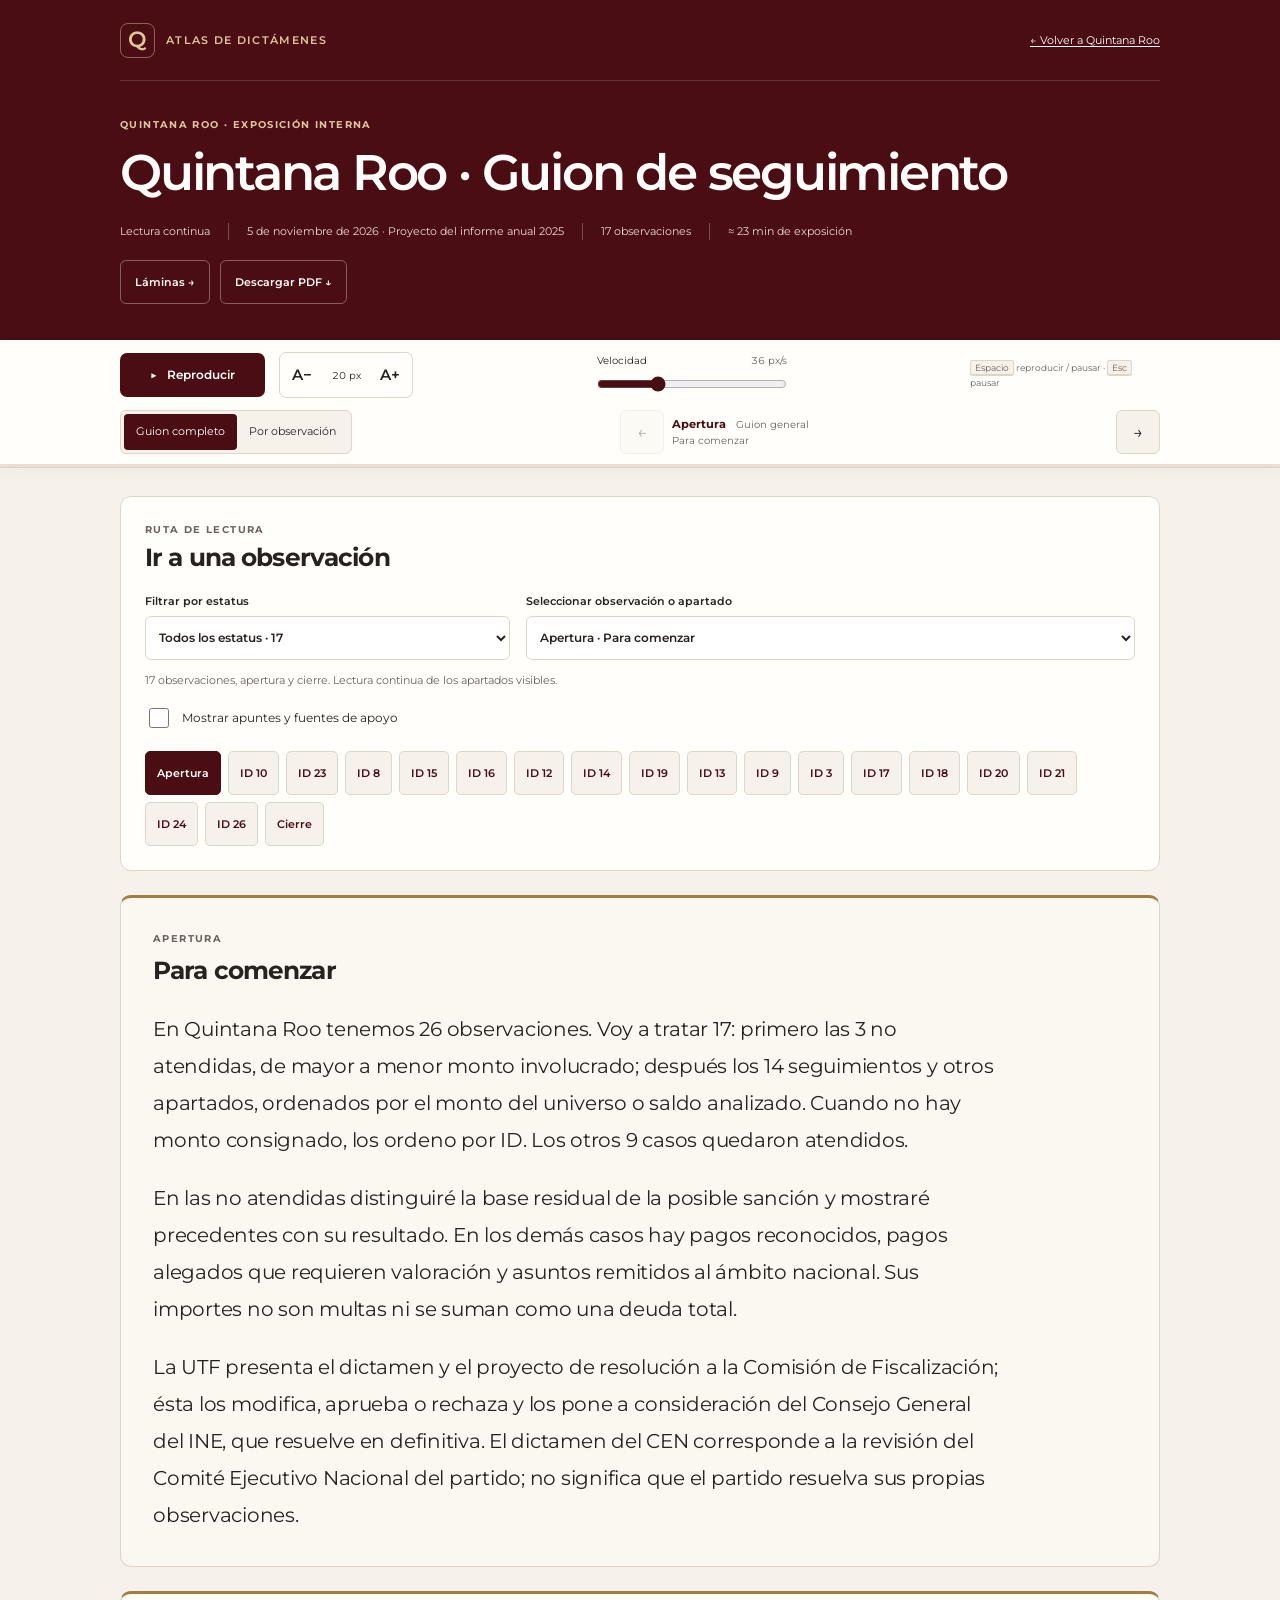
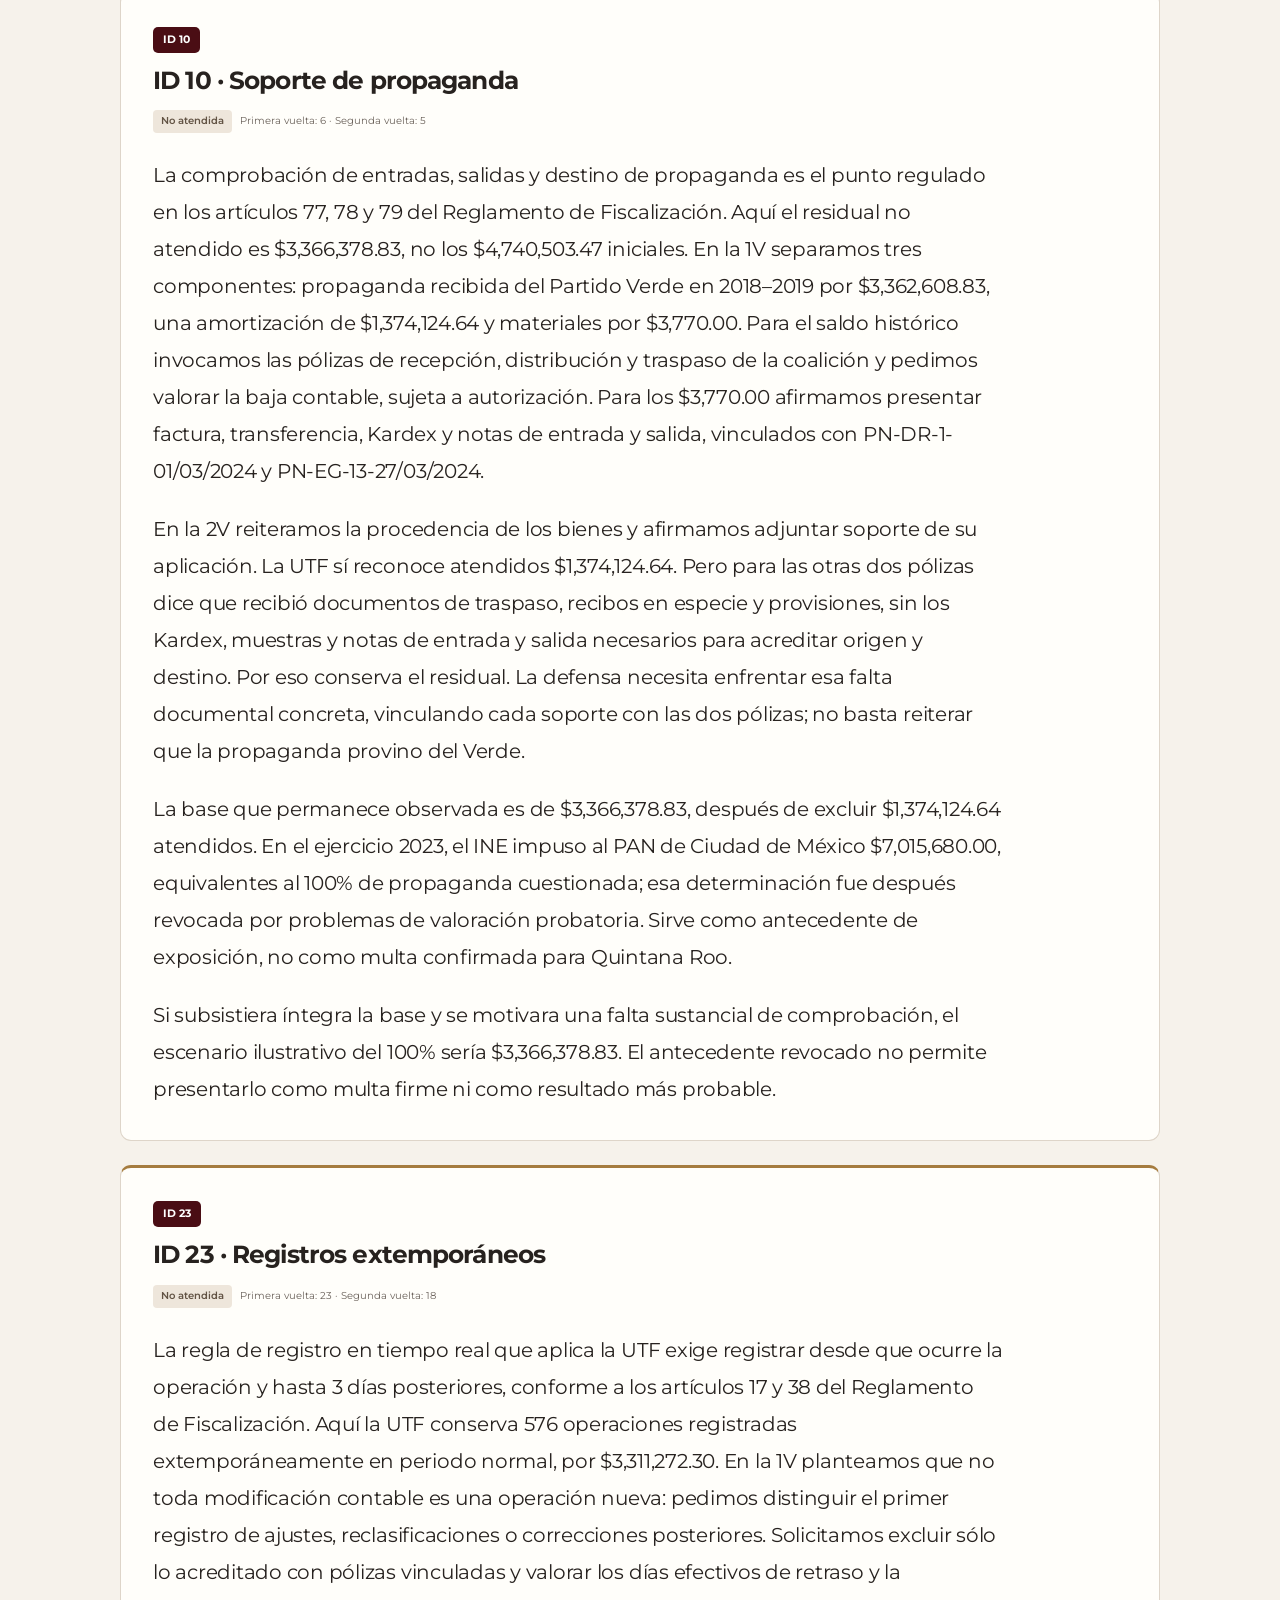
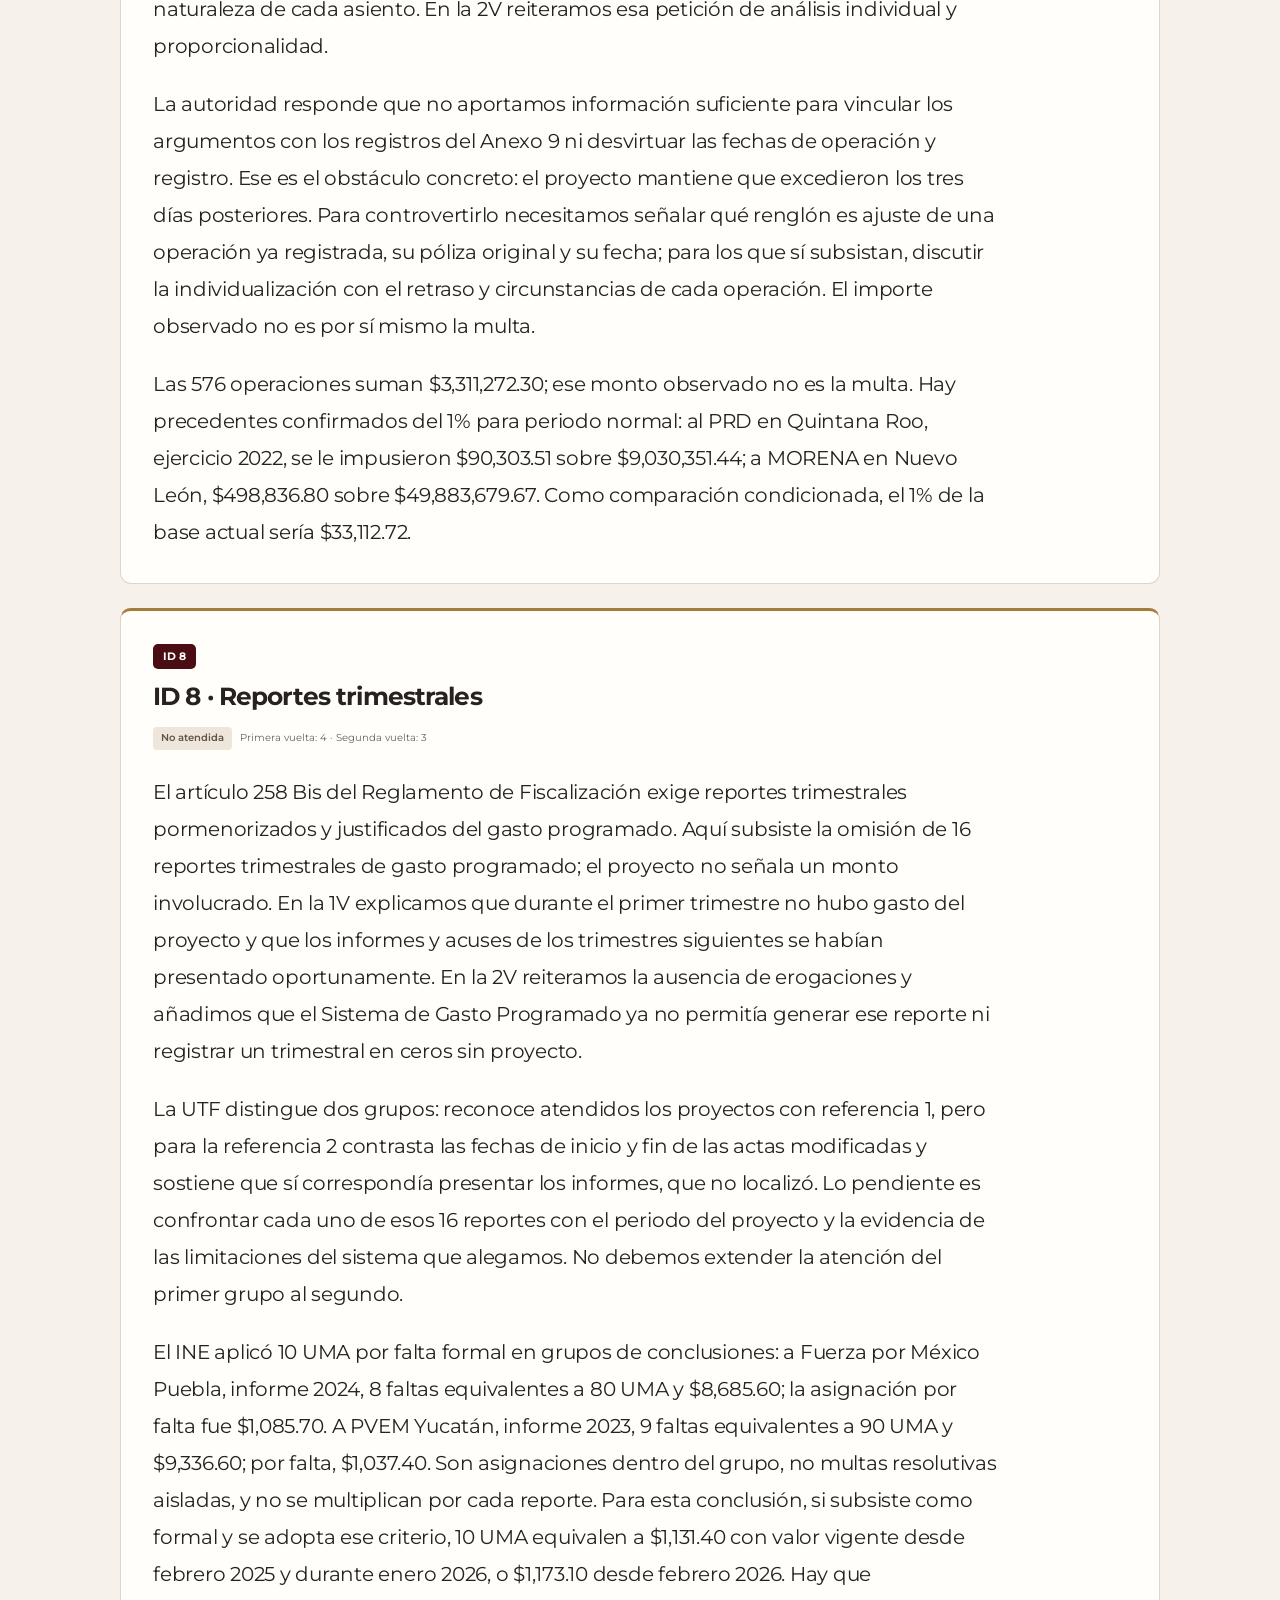
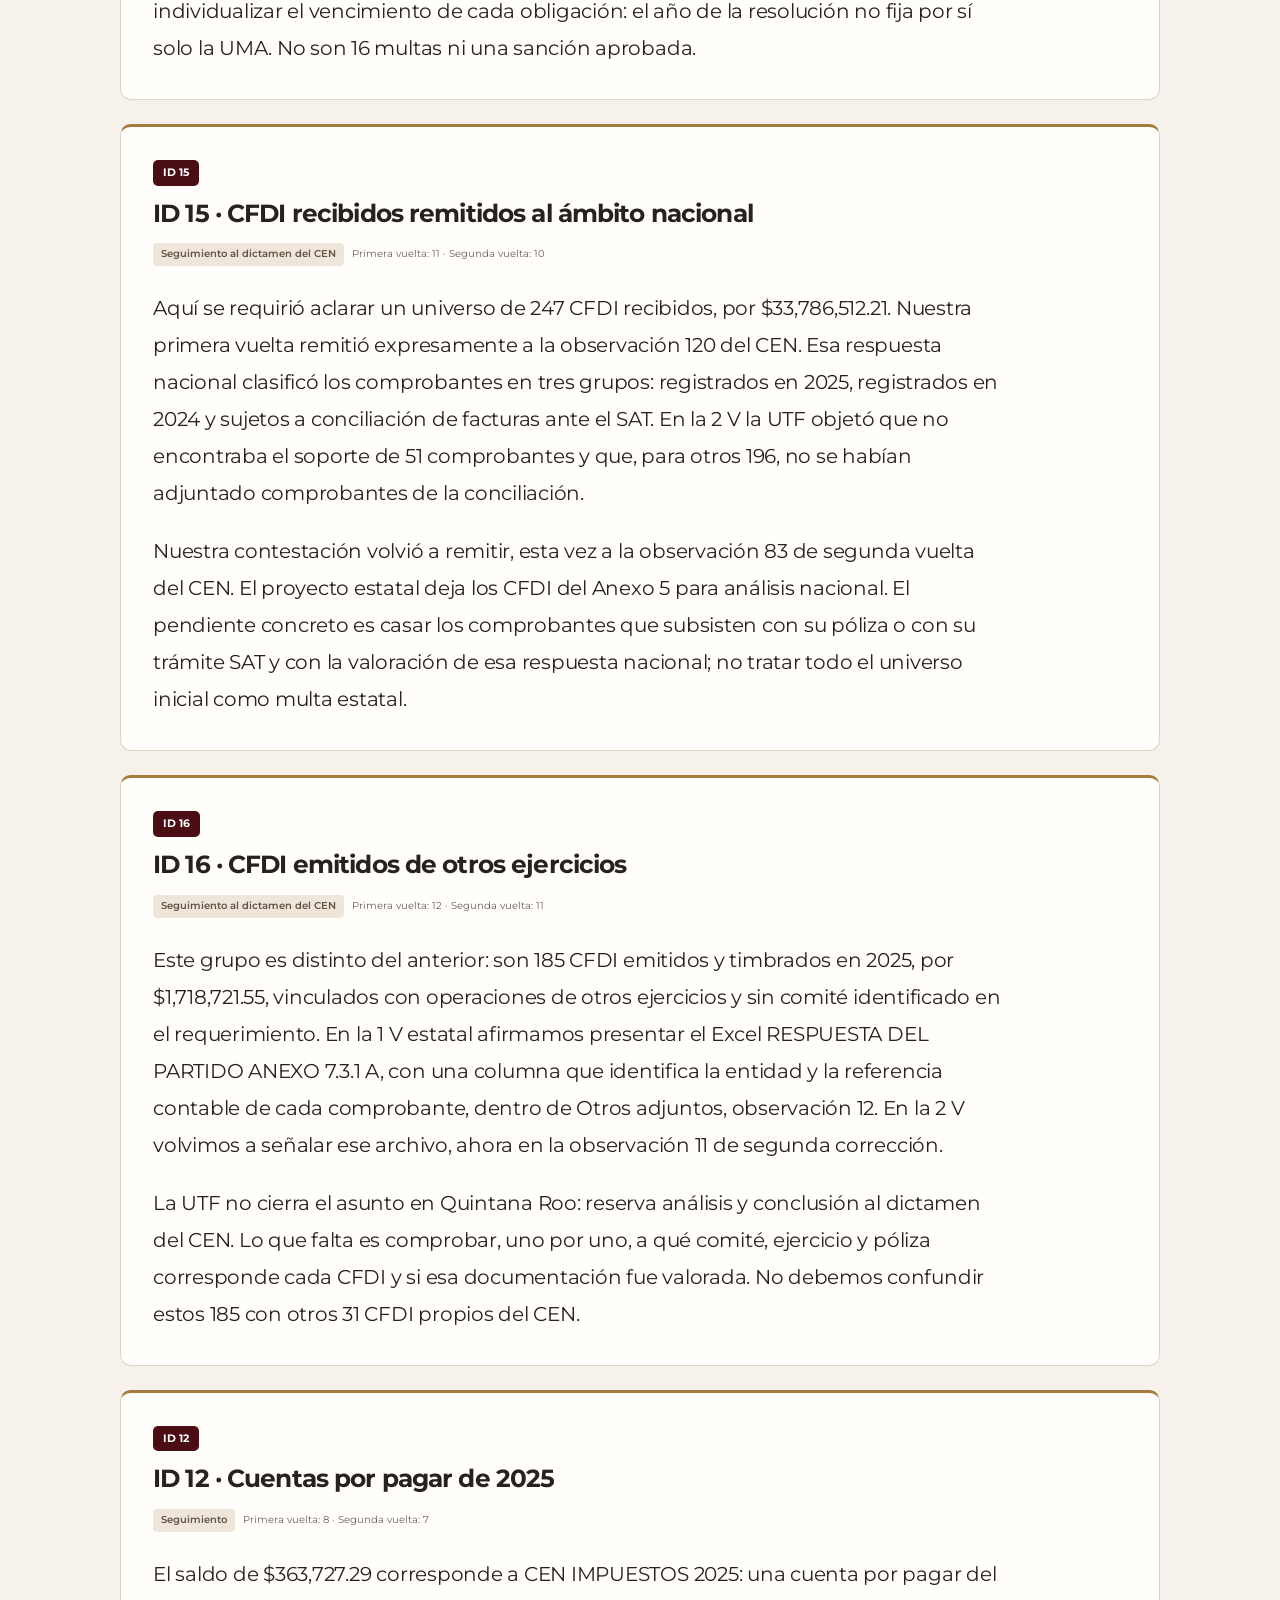
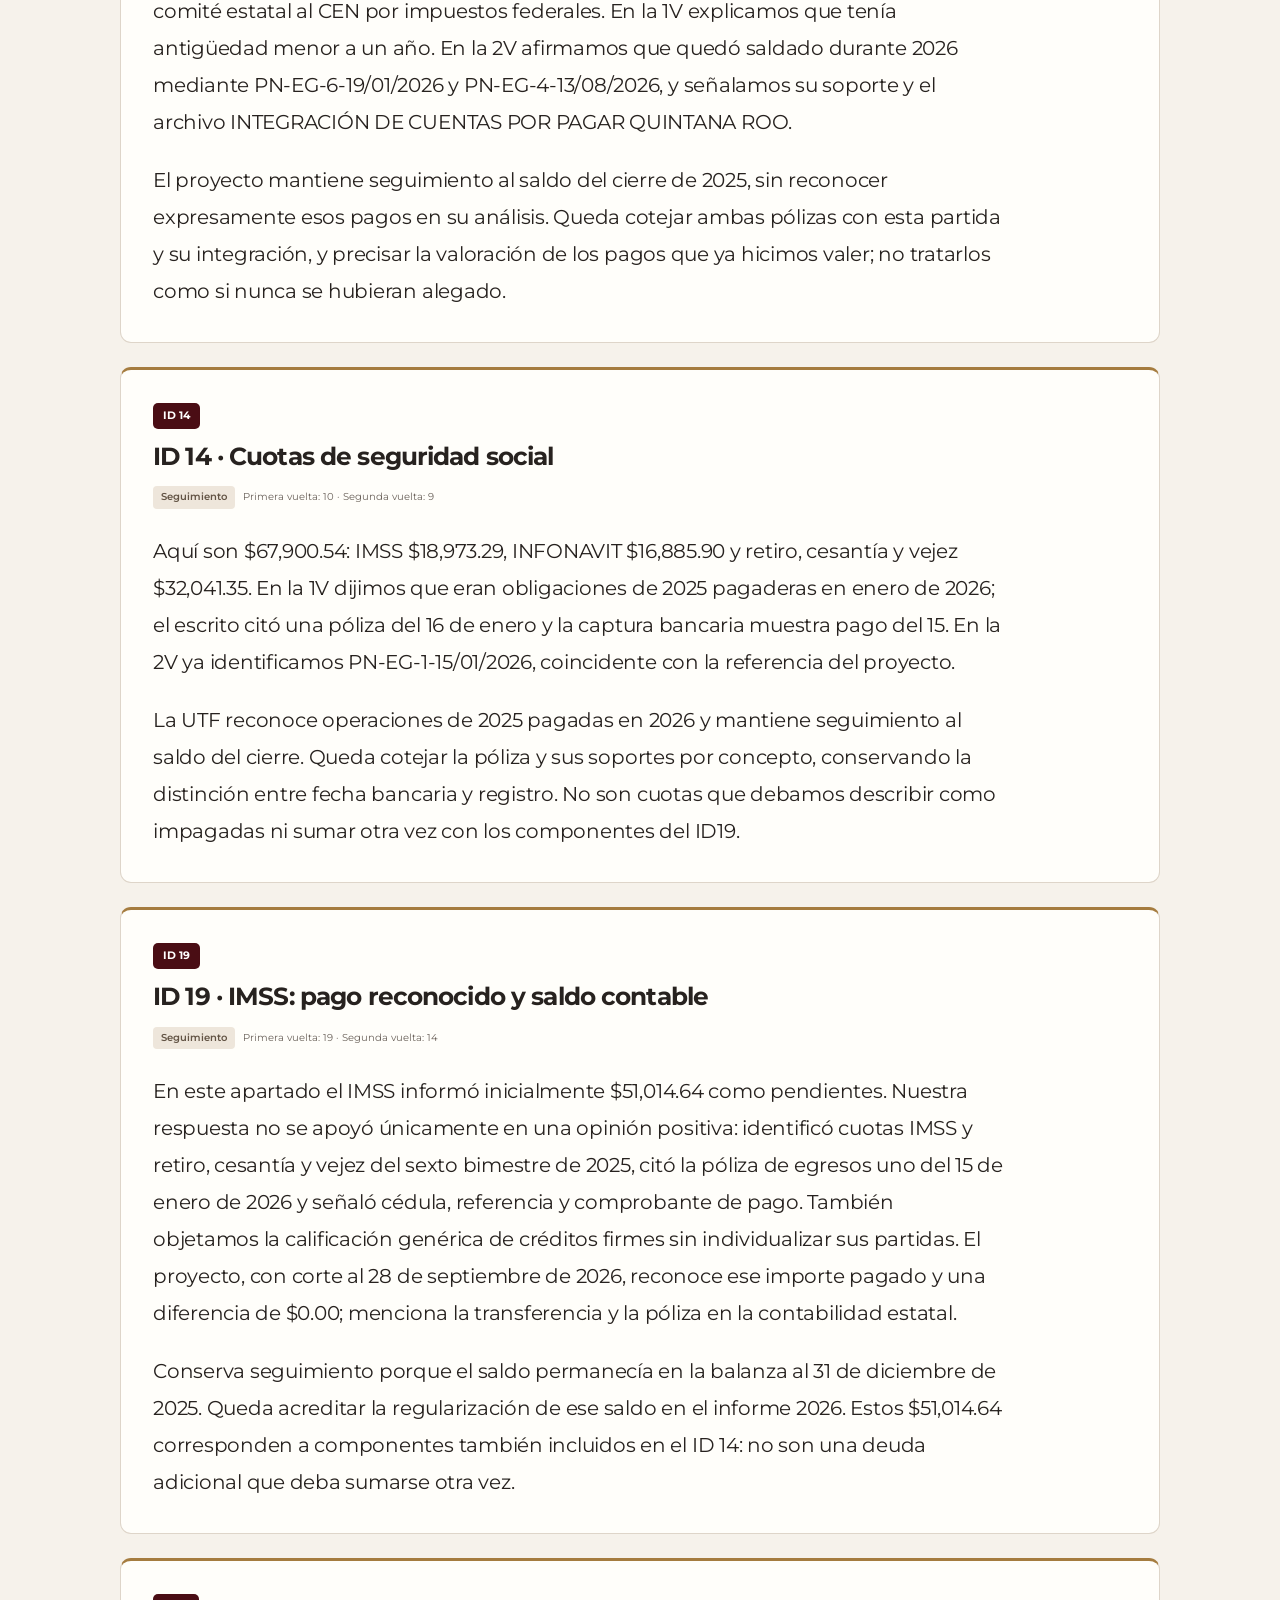
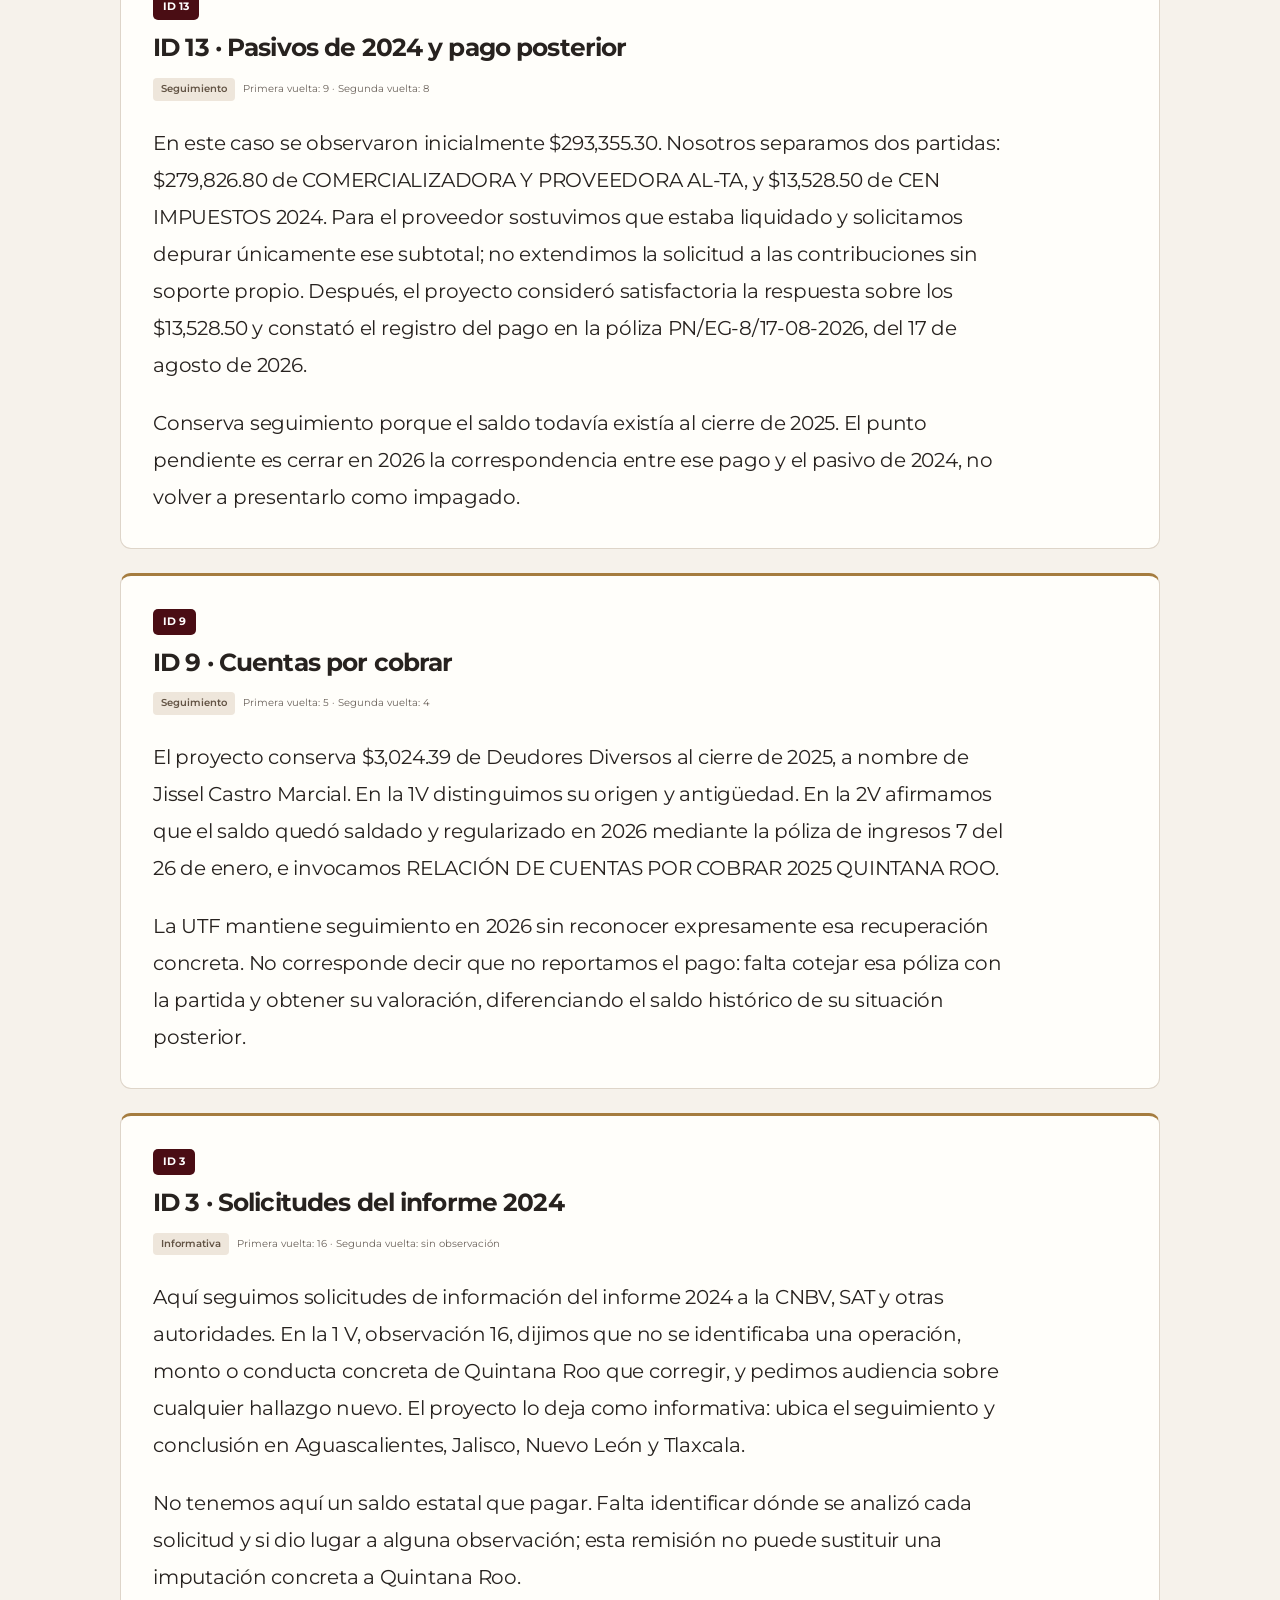
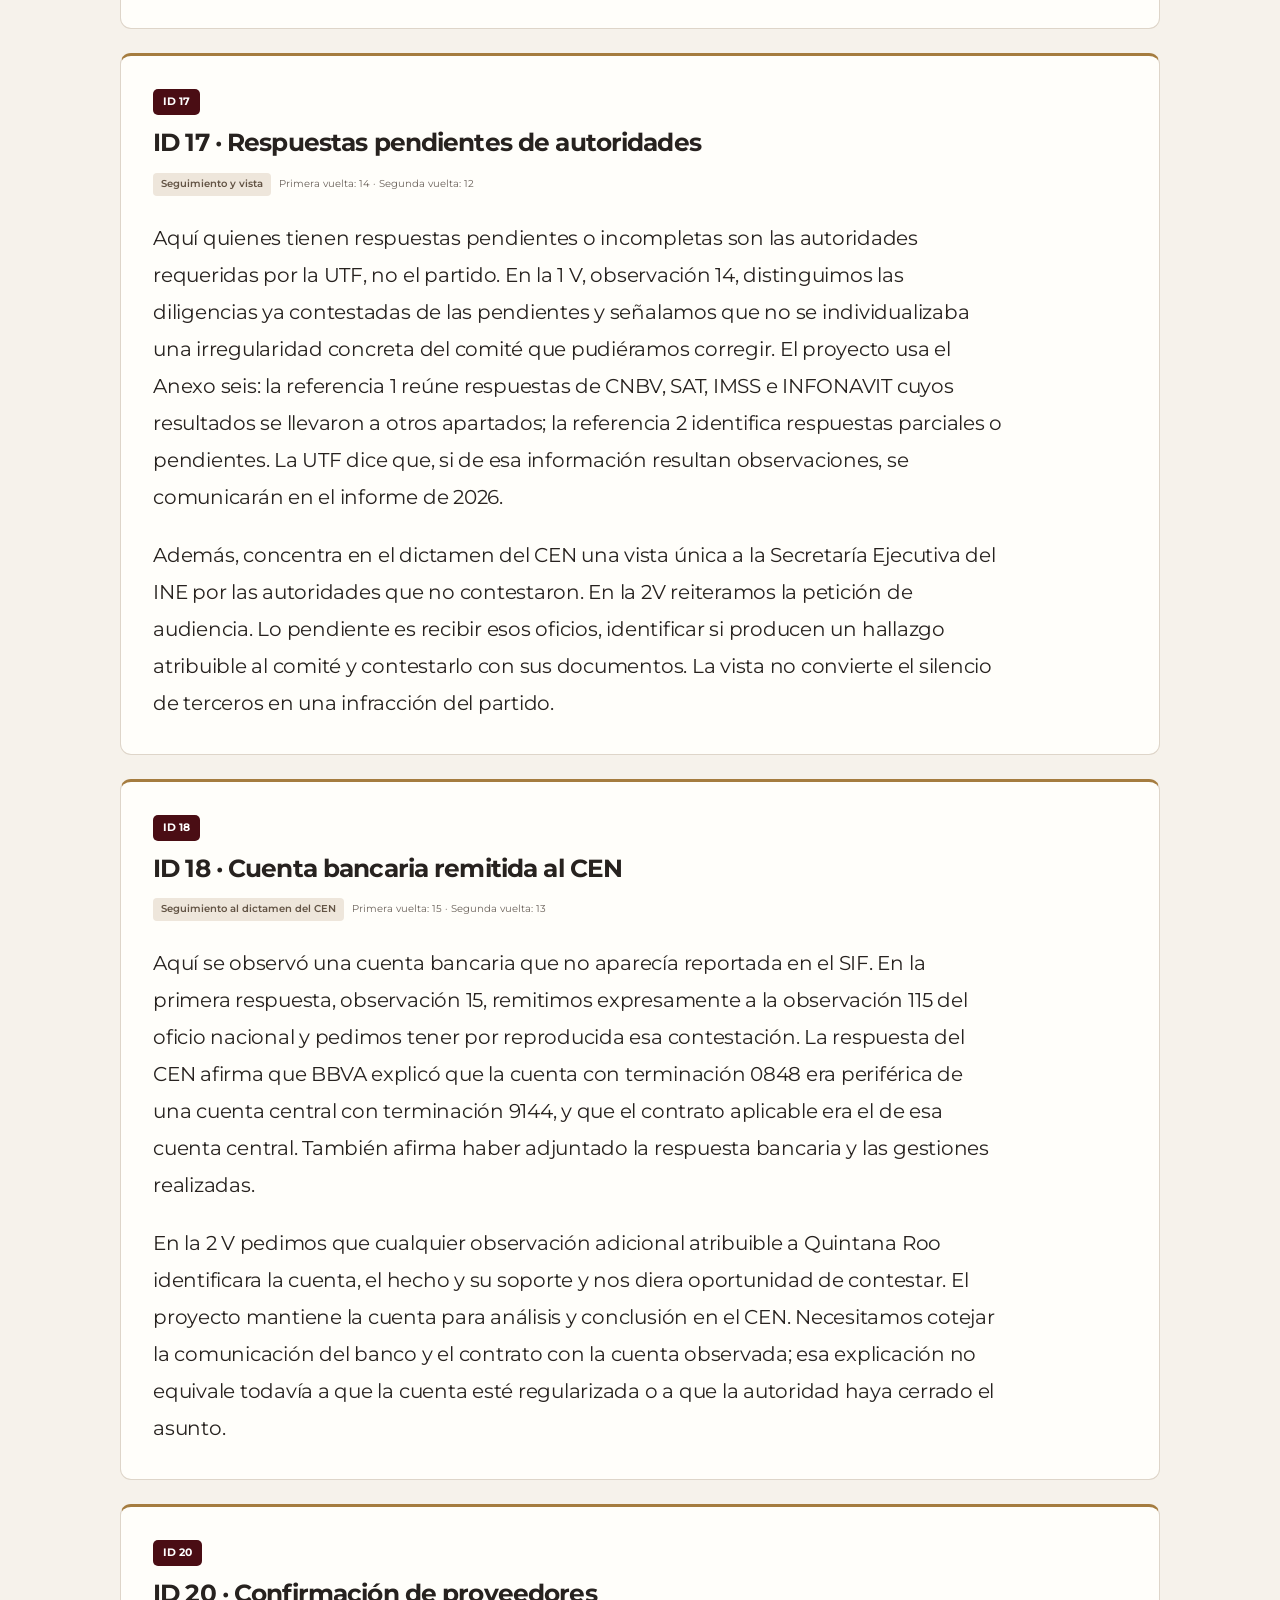
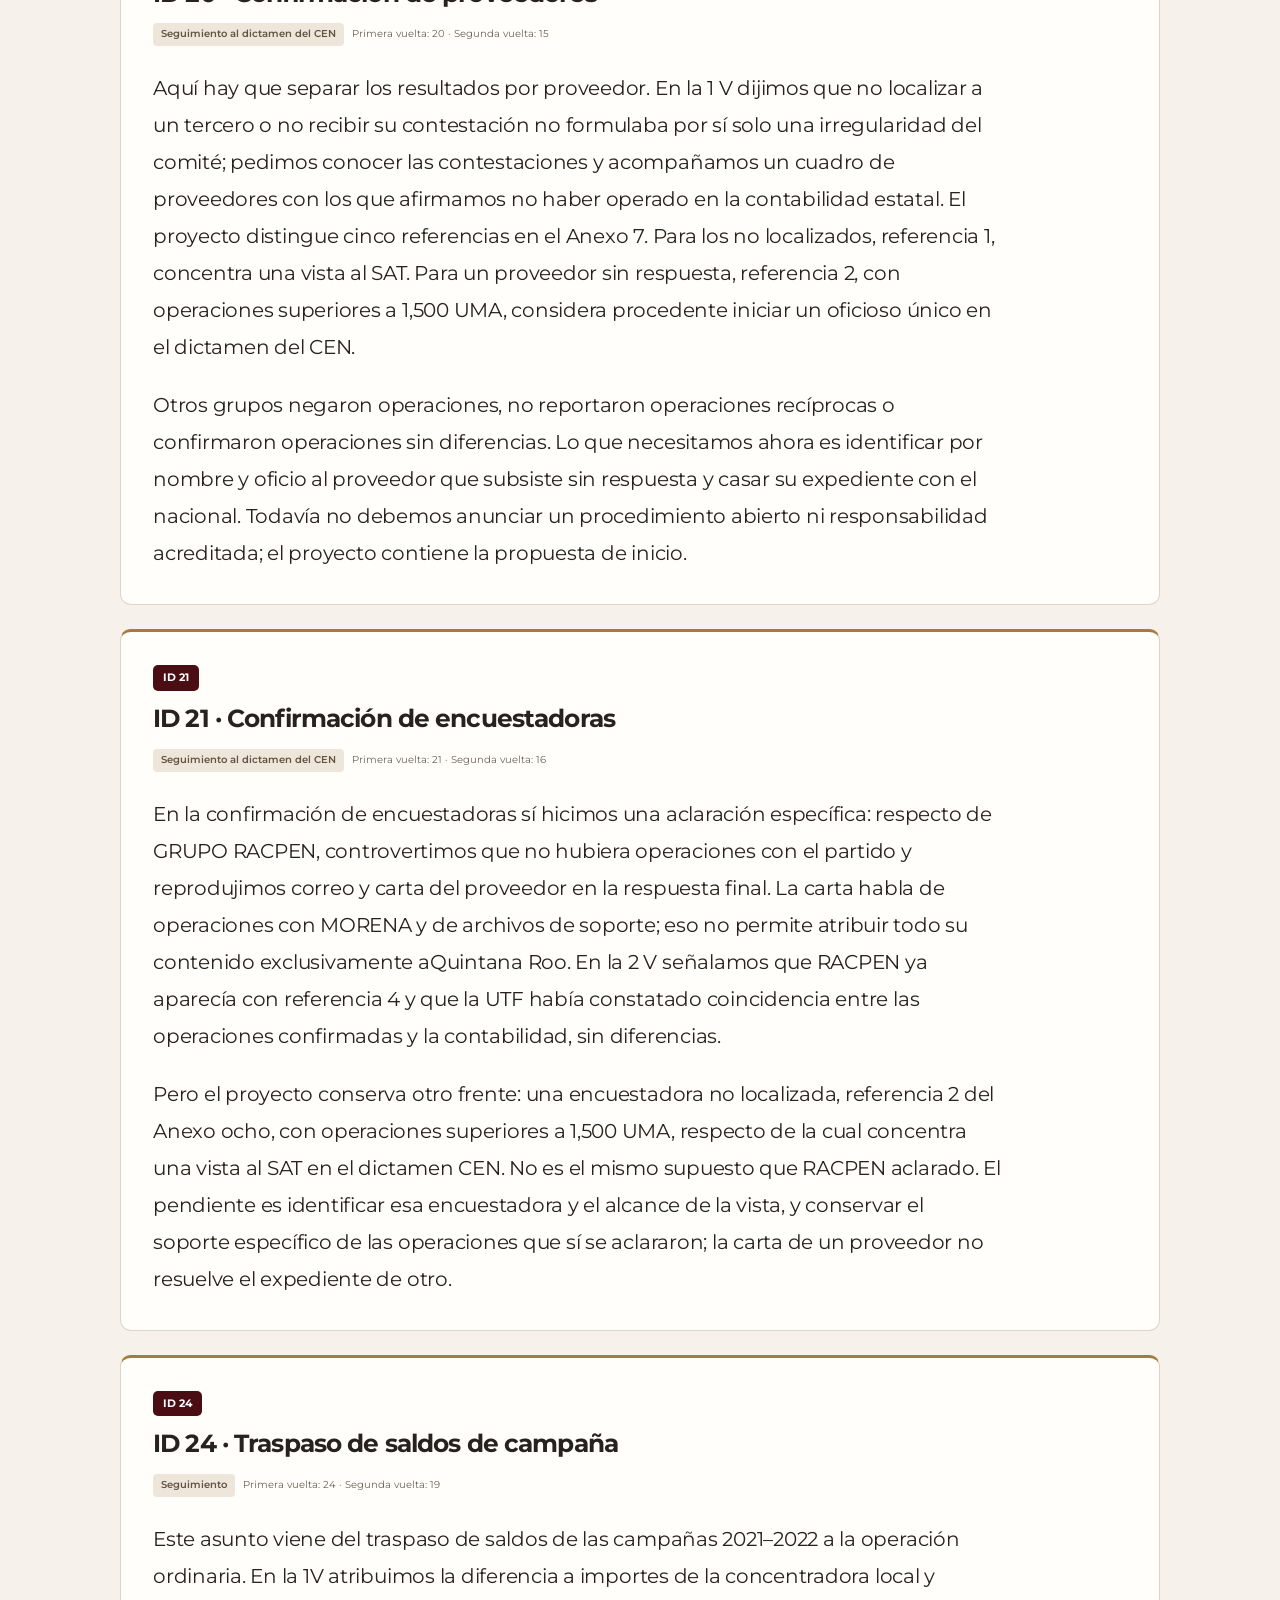
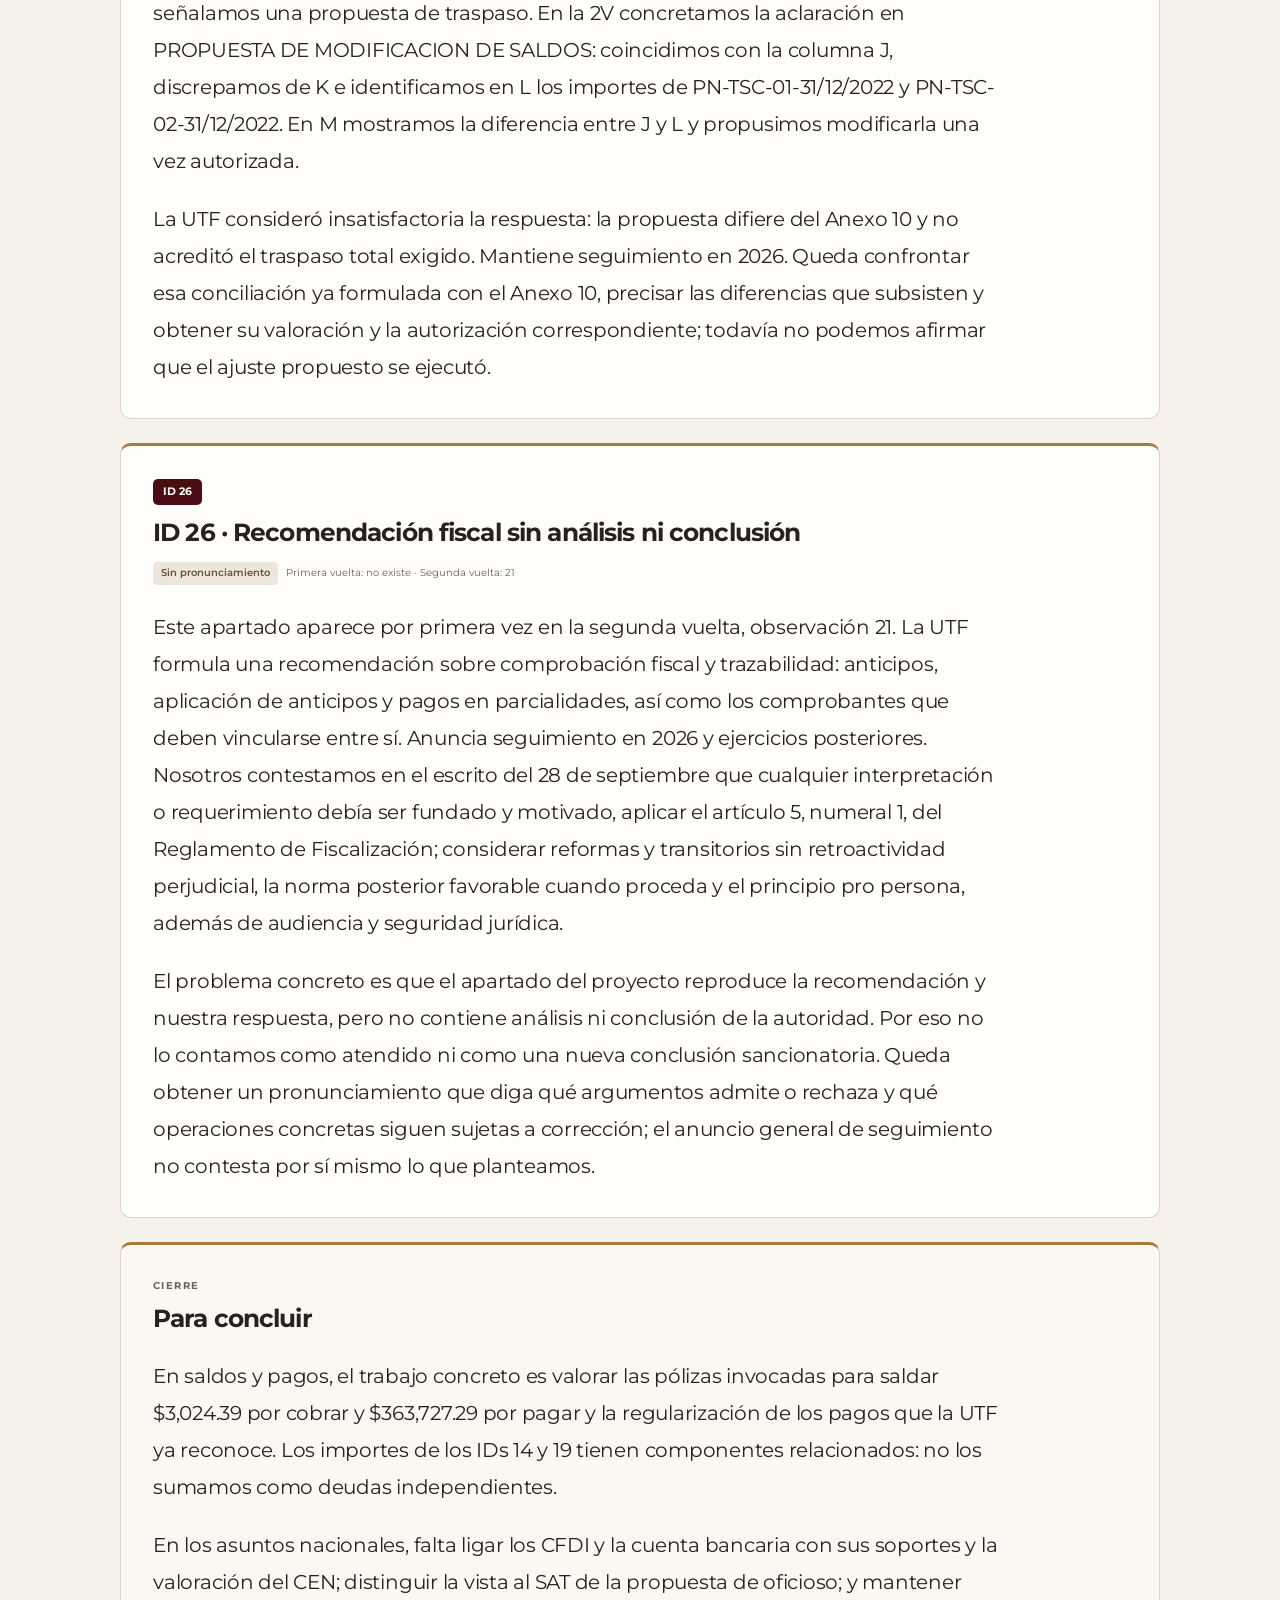
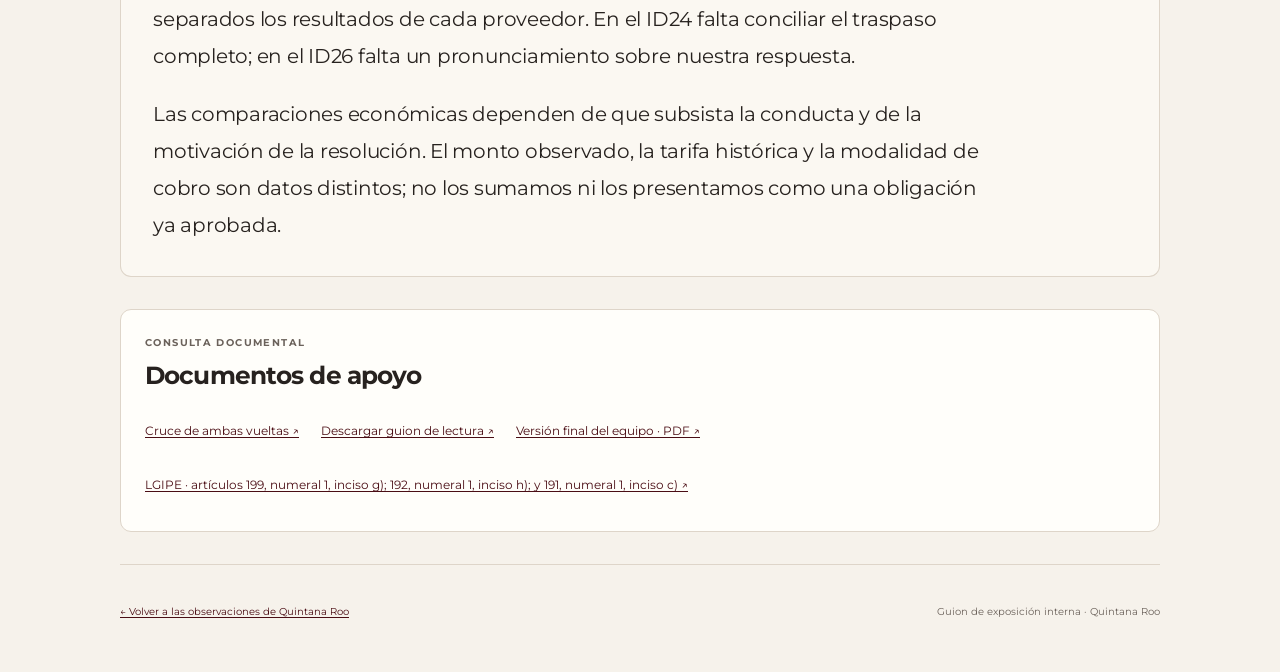
<file: quintana-roo/index.html>
<!doctype html>
<html lang="es-MX">
<head>
  <meta charset="utf-8">
  <meta name="viewport" content="width=device-width, initial-scale=1">
  <meta name="author" content="Luis Montañez Escobar">
  <meta name="theme-color" content="#4a0d14">
  <meta name="description" content="Guion de exposición de los seguimientos de Quintana Roo, con lectura continua y consulta de las fuentes.">
  <title>Quintana Roo · Guion de exposición</title>
  <link rel="stylesheet" href="qroo-guion.css">
  <script src="guion-data.js?v=f0e3b5c98b65" defer></script>
  <script src="qroo-guion.js" defer></script>
</head>
<body class="reading-only">
  <a class="skip" href="#guion">Ir al guion</a>
  <header class="site-header">
    <div class="wrap masthead">
      <a class="brand" href="qroo.html"><span class="brand-mark" aria-hidden="true">Q</span><span>ATLAS DE DICTÁMENES</span></a>
      <a class="back" href="qroo.html">← Volver a Quintana Roo</a>
    </div>
    <div class="wrap hero">
      <p class="eyebrow">Quintana Roo · Exposición interna</p>
      <h1 id="pageTitle">Guion de exposición</h1>
      <div class="hero-meta"><span>Lectura continua</span><span id="cutoff" hidden></span><span id="sectionCount" hidden></span><span id="readingTime" hidden></span></div>
      <div class="quick-links"><a href="qroo-laminas.html">Láminas →</a><a href="QROO_No_atendidas_y_seguimientos.pdf?v=fca0602bf0ed" download="QROO_No_atendidas_y_seguimientos.pdf">Descargar PDF ↓</a></div>
    </div>
  </header>

  <div class="controls" id="readingControls" aria-label="Controles de lectura">
    <div class="wrap controls-inner">
      <div class="play-controls">
        <button id="play" class="play-button" type="button" aria-pressed="false" disabled><span id="playIcon" aria-hidden="true">▶</span><span id="playLabel">Reproducir</span></button>
        <div class="font-controls" role="group" aria-label="Tamaño de lectura">
          <button id="fontDown" type="button" aria-label="Reducir tamaño del texto" disabled>A−</button>
          <output id="fontValue" aria-live="polite">20 px</output>
          <button id="fontUp" type="button" aria-label="Aumentar tamaño del texto" disabled>A+</button>
        </div>
      </div>
      <label class="speed-control" for="speed"><span>Velocidad <output id="speedValue" for="speed">36 px/s</output></span><input id="speed" type="range" min="12" max="90" step="3" value="36" disabled></label>
      <p class="keyboard-hint"><kbd>Espacio</kbd> reproducir / pausar · <kbd>Esc</kbd> pausar</p>
    </div>
    <div class="wrap reading-navigation">
      <div class="mode-controls" role="group" aria-label="Modo de lectura"><button id="fullMode" type="button" aria-pressed="true">Guion completo</button><button id="singleMode" type="button" aria-pressed="false">Por observación</button></div>
      <div class="case-controls" aria-label="Navegar por el guion"><button id="previousSection" type="button" aria-label="Apartado anterior" disabled>←</button><div class="current-reading"><strong id="currentId">Apertura</strong><span id="currentStatus"></span><span id="currentTitle"></span></div><button id="nextSection" type="button" aria-label="Apartado siguiente" disabled>→</button></div>
    </div>
    <div class="reading-progress" role="progressbar" id="readingProgress" aria-label="Avance de lectura" aria-valuemin="0" aria-valuemax="100" aria-valuenow="0"><span id="progressFill"></span></div>
  </div>

  <main class="wrap" id="guion" tabindex="-1">
    <p id="loadMessage" class="notice" role="status">Cargando el guion…</p>
    <noscript><p class="notice">Activa JavaScript para consultar el guion y utilizar los controles de lectura.</p></noscript>
    <div id="content" hidden>
      <nav class="index panel" aria-label="Índice del guion">
        <div class="index-heading"><div><p class="eyebrow">Ruta de lectura</p><h2>Ir a una observación</h2></div></div>
        <div class="index-filters"><label class="status-label" for="statusSelect">Filtrar por estatus<select id="statusSelect"><option value="">Todos los estatus</option></select></label><label class="jump-label" for="sectionSelect">Seleccionar observación o apartado<select id="sectionSelect" aria-controls="sections"></select></label></div>
        <p id="navigationHint" class="navigation-hint" role="status"></p>
        <label class="support-toggle"><input type="checkbox" id="showSupport"> Mostrar apuntes y fuentes de apoyo</label>
        <div id="sectionIndex" class="index-links"></div>
      </nav>
      <p id="noCases" class="notice" hidden>No hay observaciones con este estatus. Selecciona «Todos los estatus» para volver al guion.</p>
      <section class="reading-section introduction" id="guion-introduccion" aria-labelledby="introTitle">
        <div class="section-heading"><p class="eyebrow">Apertura</p><h2 id="introTitle">Para comenzar</h2></div>
        <div id="introText" class="speech"></div>
      </section>
      <div id="sections"></div>
      <section class="reading-section closing" id="guion-cierre" aria-labelledby="closingTitle" hidden>
        <div class="section-heading"><p class="eyebrow">Cierre</p><h2 id="closingTitle">Para concluir</h2></div>
        <div id="closingText" class="speech"></div>
      </section>
      <section class="findings" id="findings" aria-labelledby="findingsTitle" hidden>
        <p class="eyebrow">Puntos para enfatizar</p><h2 id="findingsTitle">Al explicar el conjunto</h2><div id="findingList" class="finding-list"></div>
      </section>
      <section class="documents panel" id="documents" aria-labelledby="documentsTitle" hidden>
        <p class="eyebrow">Consulta documental</p><h2 id="documentsTitle">Documentos de apoyo</h2><ul id="documentList" class="document-list"></ul>
      </section>
    </div>
  </main>
  <footer class="wrap site-footer"><a href="qroo.html">← Volver a las observaciones de Quintana Roo</a><p>Guion de exposición interna · Quintana Roo</p></footer>
  <p id="announcement" class="sr-only" role="status" aria-live="polite"></p>
</body>
</html>
</file>
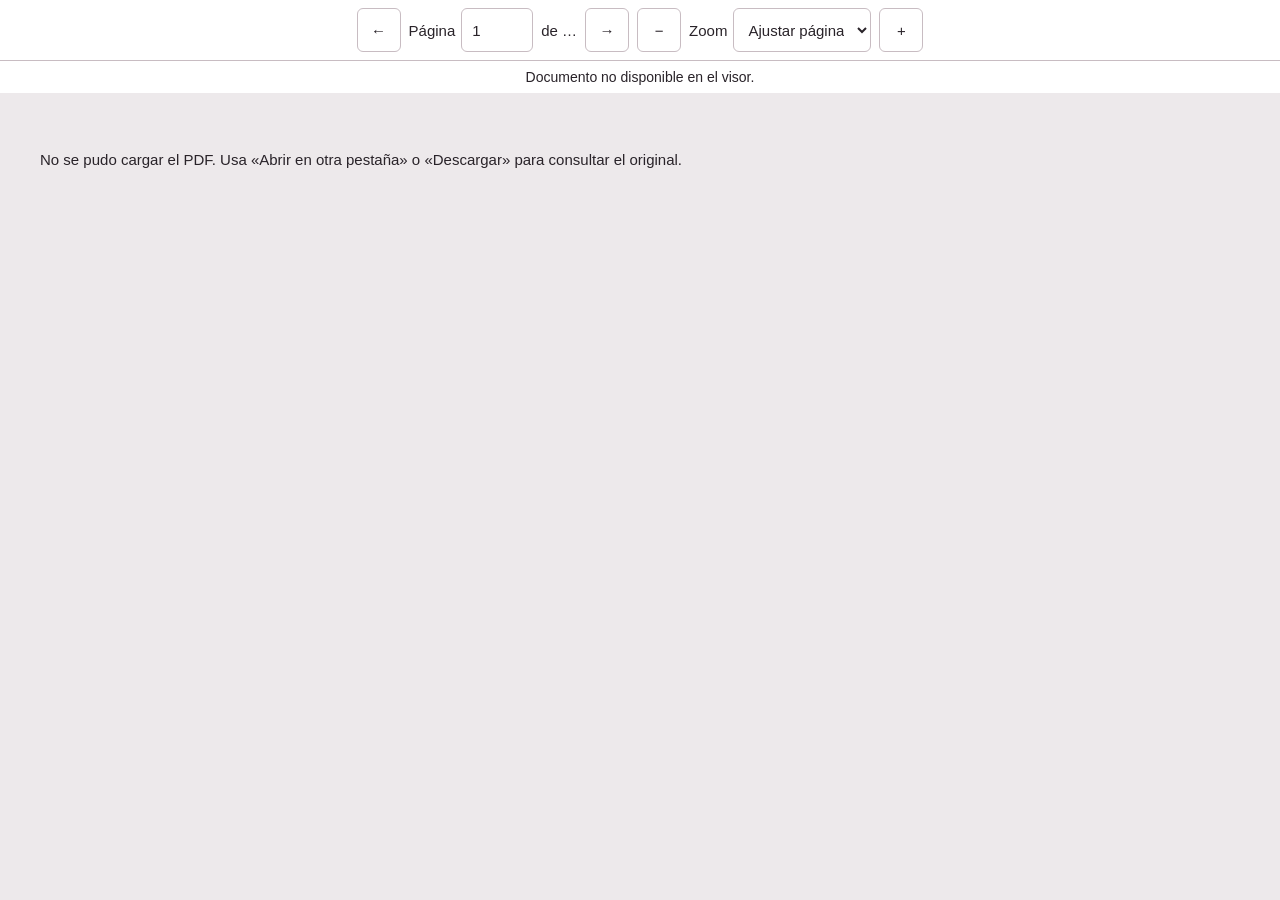
<file: pdf-viewer.html>
<!doctype html><html lang="es"><meta charset="utf-8"><meta name="viewport" content="width=device-width,initial-scale=1"><meta name="author" content="Luis Montañez Escobar"><title>Visor de documentos</title><link rel="stylesheet" href="vendor/pdfjs/pdf_viewer.css"><style>
*{box-sizing:border-box}body{margin:0;font:15px Arial,sans-serif;background:#ede9eb;color:#292329}button,input,select{font:inherit;min-height:44px;border:1px solid #c8bcc2;border-radius:6px;background:#fff;color:inherit;padding:6px 10px}button{cursor:pointer}button:focus-visible,input:focus-visible,select:focus-visible{outline:3px solid #9b753f;outline-offset:2px}.pdf-tools{display:flex;align-items:center;justify-content:center;gap:8px;flex-wrap:wrap;padding:8px;background:#fff;border-bottom:1px solid #c8bcc2;position:sticky;top:0;z-index:10}.pdf-tools label{display:flex;align-items:center;gap:6px}.pdf-tools input{width:72px}.pdf-tools button{min-width:44px}.pdf-scroll{height:calc(100dvh - 64px);overflow:auto;overscroll-behavior:contain;padding:16px}.pdf-page{position:relative;margin:0 auto;background:white;box-shadow:0 2px 12px #33223322}.pdf-page canvas{display:block}.textLayer{position:absolute;inset:0;overflow:hidden;line-height:1;text-align:initial}.pdf-status{text-align:center;margin:0;padding:8px;background:white;font-size:14px}#pdfError{padding:24px;line-height:1.6} @media(max-width:650px){.pdf-tools{gap:5px}.pdf-tools label{font-size:13px}.pdf-tools select{max-width:140px}.pdf-scroll{height:calc(100dvh - 120px);padding:8px}}
body{height:100vh;height:100dvh;display:flex;flex-direction:column;overflow:hidden}.pdf-tools,.pdf-status{flex-shrink:0}.pdf-scroll{flex:1;min-height:0;height:auto!important;-webkit-overflow-scrolling:touch;overscroll-behavior:auto}.pdf-tools{position:relative;top:auto}@media(max-width:650px){.pdf-tools{display:grid;grid-template-columns:44px minmax(0,1fr) auto 44px;gap:4px;padding:6px}.pdf-tools #prev{grid-column:1;grid-row:1}.pdf-tools label:has(#page){grid-column:2;grid-row:1}.pdf-tools #pageCount{grid-column:3;grid-row:1;font-size:13px}.pdf-tools #next{grid-column:4;grid-row:1}.pdf-tools #minus{grid-column:1;grid-row:2}.pdf-tools label:has(#zoom){grid-column:2/4;grid-row:2;justify-content:center}.pdf-tools #plus{grid-column:4;grid-row:2}.pdf-tools input,.pdf-tools select{font-size:16px}.pdf-tools #page{width:60px}.pdf-tools #zoom{max-width:none;flex:1}.pdf-status{font-size:13px;padding:5px}.pdf-scroll{padding:8px}}
</style><div class="pdf-tools" role="toolbar" aria-label="Página y escala del PDF"><button id="prev" aria-label="Página anterior">←</button><label>Página <input id="page" type="number" value="1" min="1" aria-label="Número de página"></label><span id="pageCount">de …</span><button id="next" aria-label="Página siguiente">→</button><button id="minus" aria-label="Disminuir zoom del PDF">−</button><label>Zoom <select id="zoom" aria-label="Zoom del PDF"><option value="fit">Ajustar página</option><option value="width">Ajustar ancho</option><option value="25">25 %</option><option value="50">50 %</option><option value="75">75 %</option><option value="100">100 %</option><option value="125">125 %</option><option value="150">150 %</option><option value="200">200 %</option><option value="300">300 %</option></select></label><button id="plus" aria-label="Aumentar zoom del PDF">+</button></div><p id="status" class="pdf-status" role="status">Cargando documento…</p><main id="scroll" class="pdf-scroll" aria-label="Documento PDF"><div id="paper" class="pdf-page"><canvas id="canvas" aria-hidden="true"></canvas><div id="text" class="textLayer"></div></div><p id="pdfError" hidden></p></main><script type="module" src="pdf-viewer.js"></script></html>
</file>
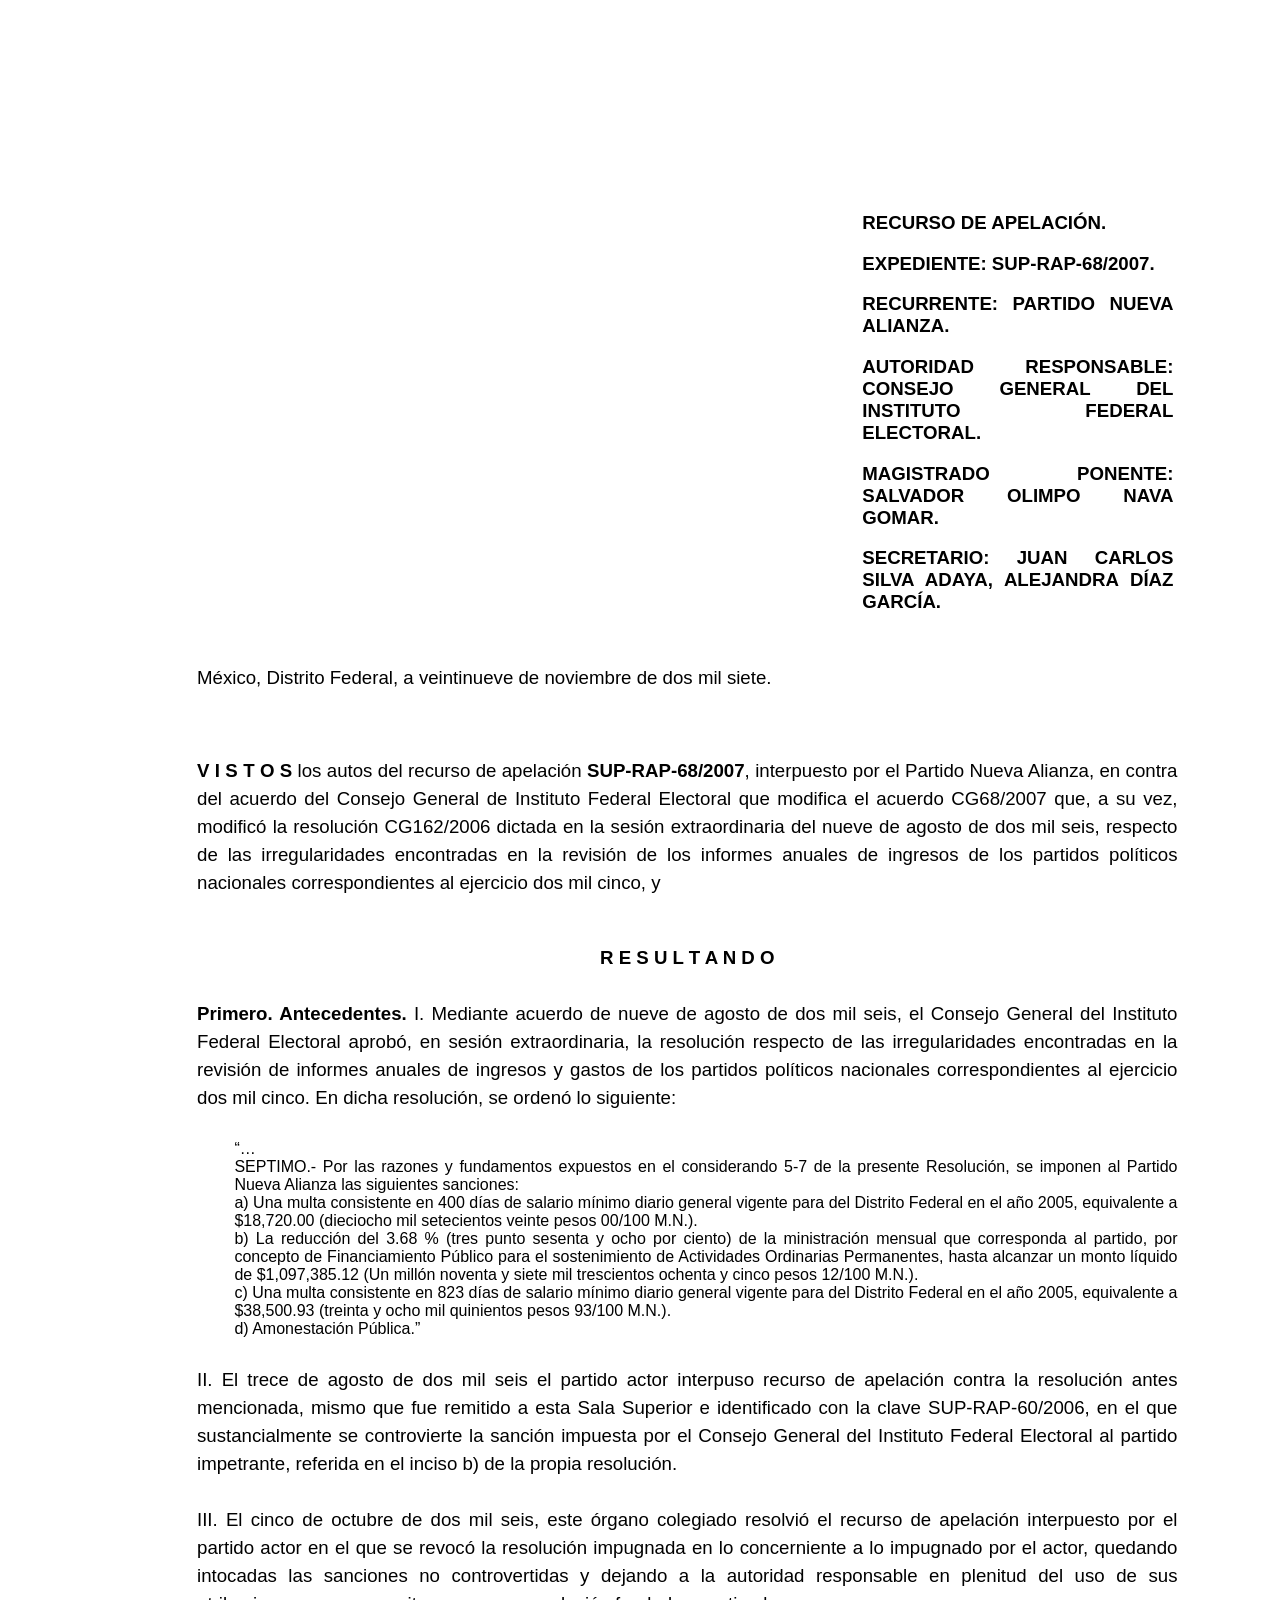
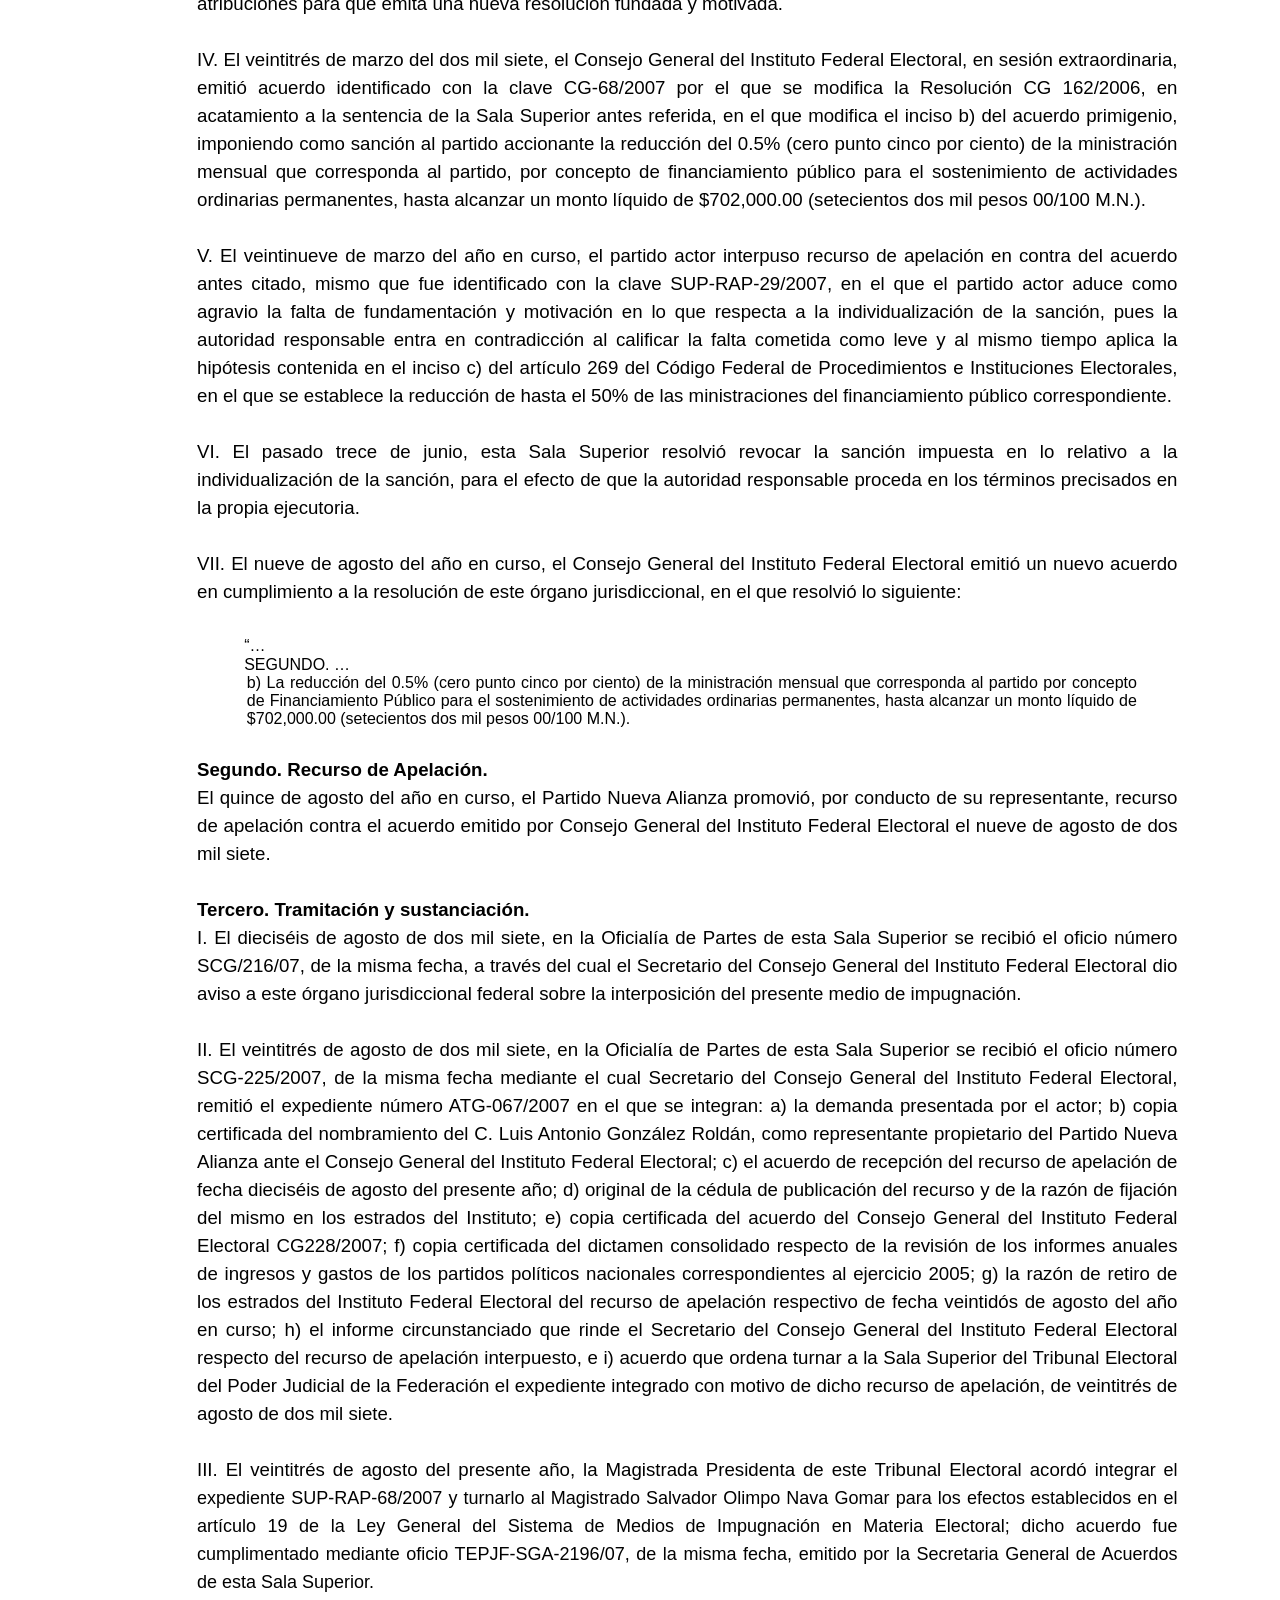
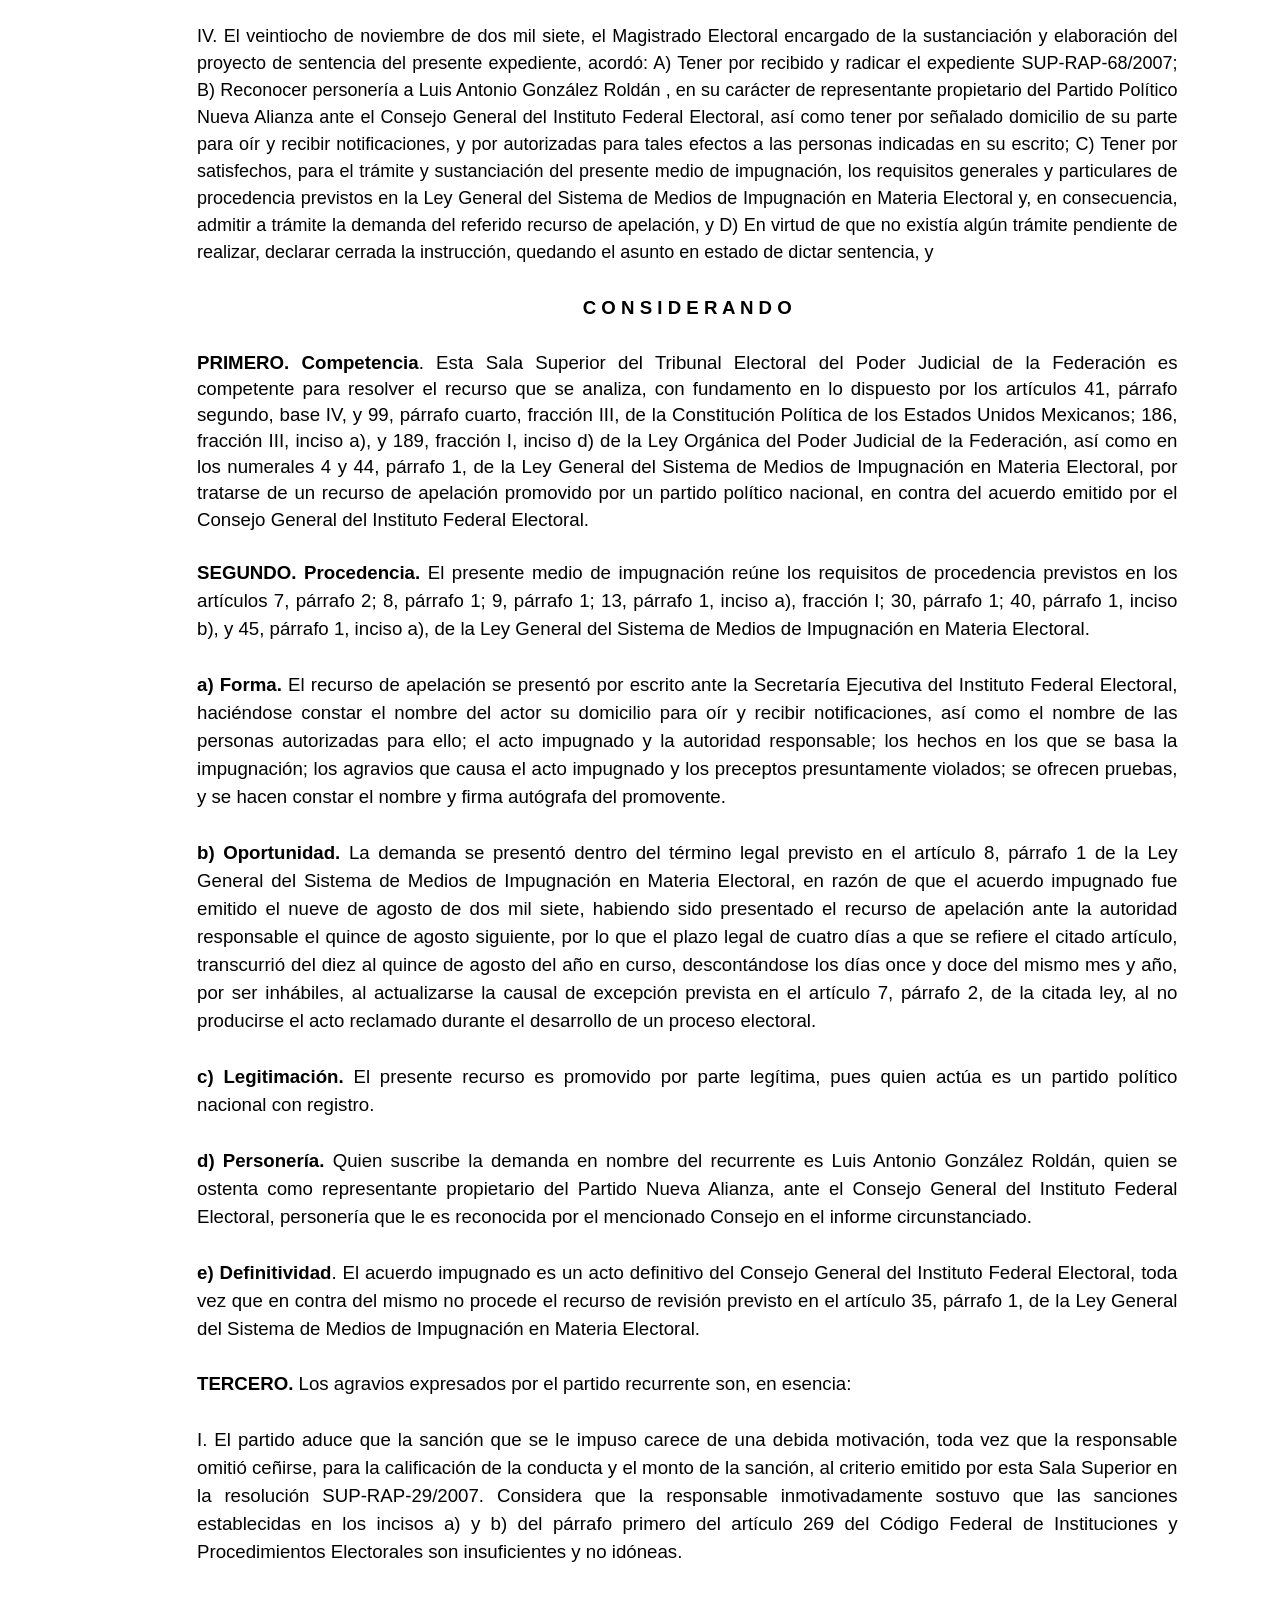
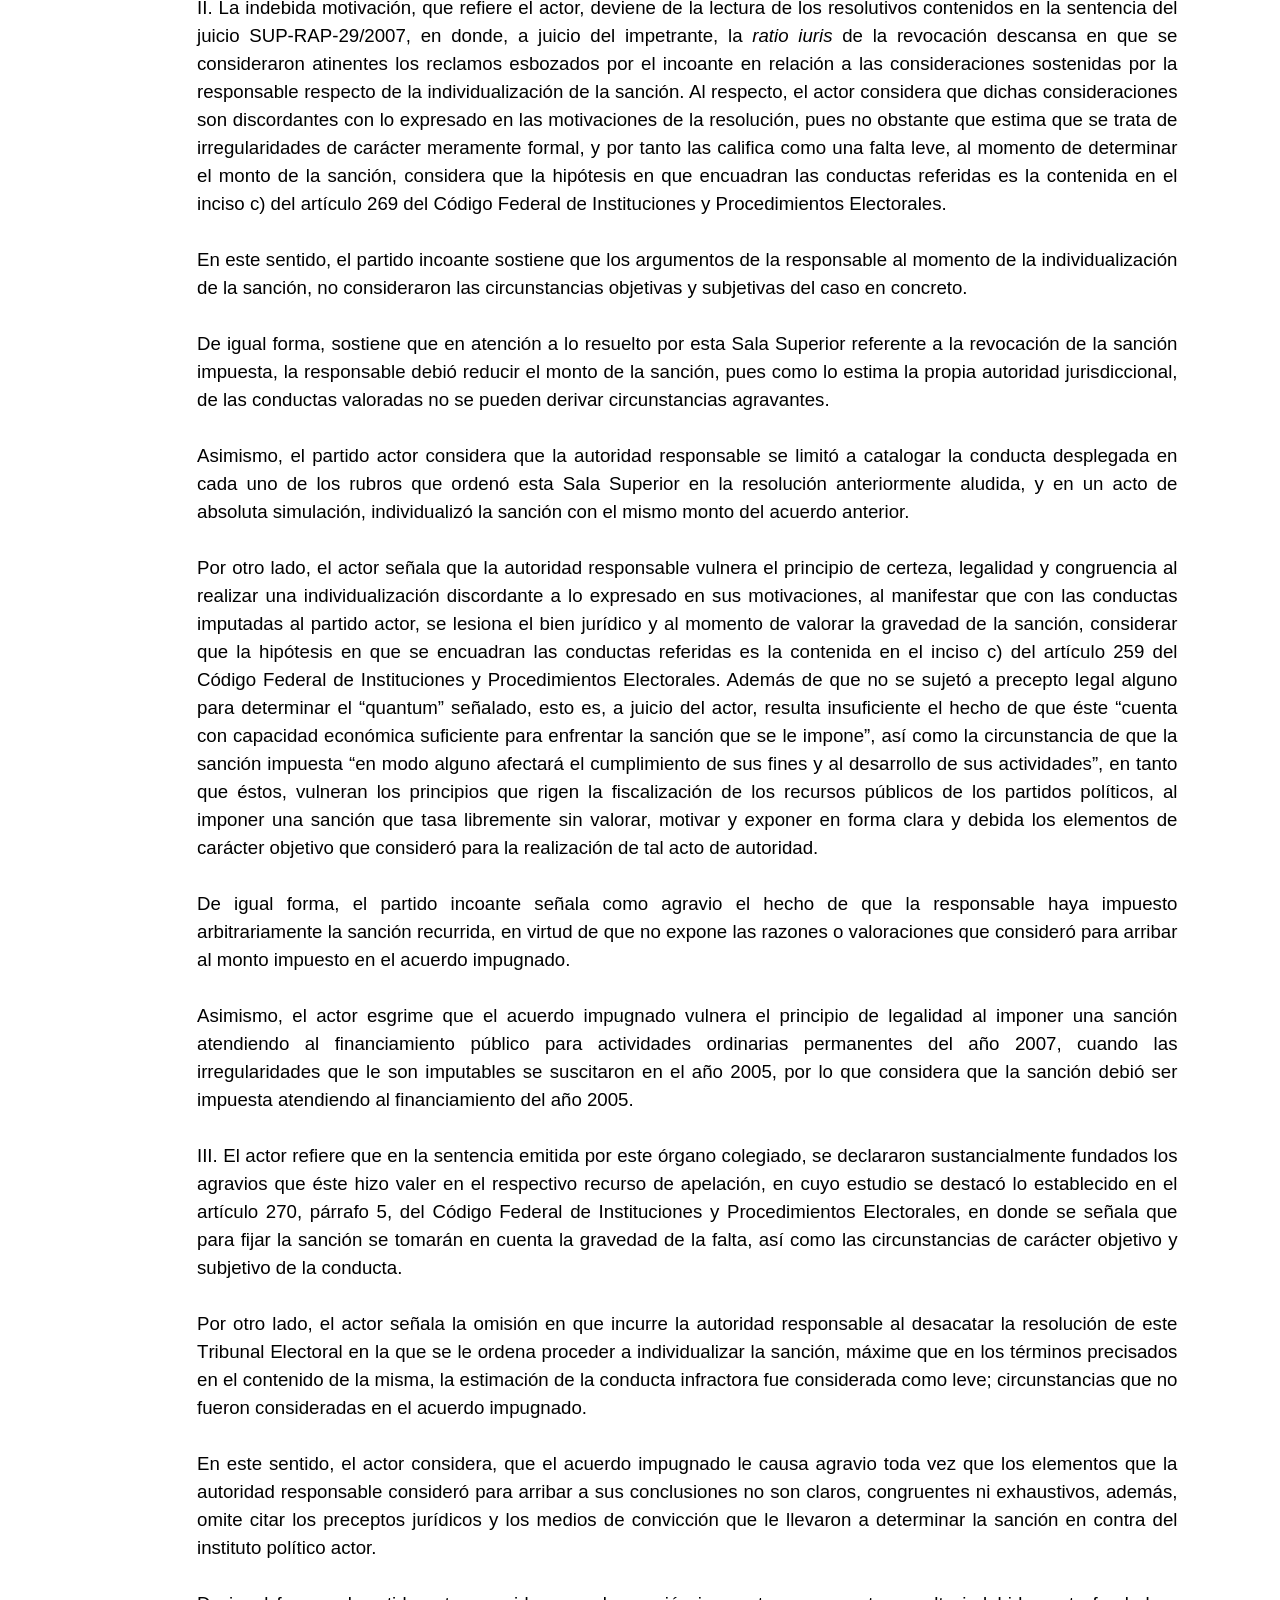
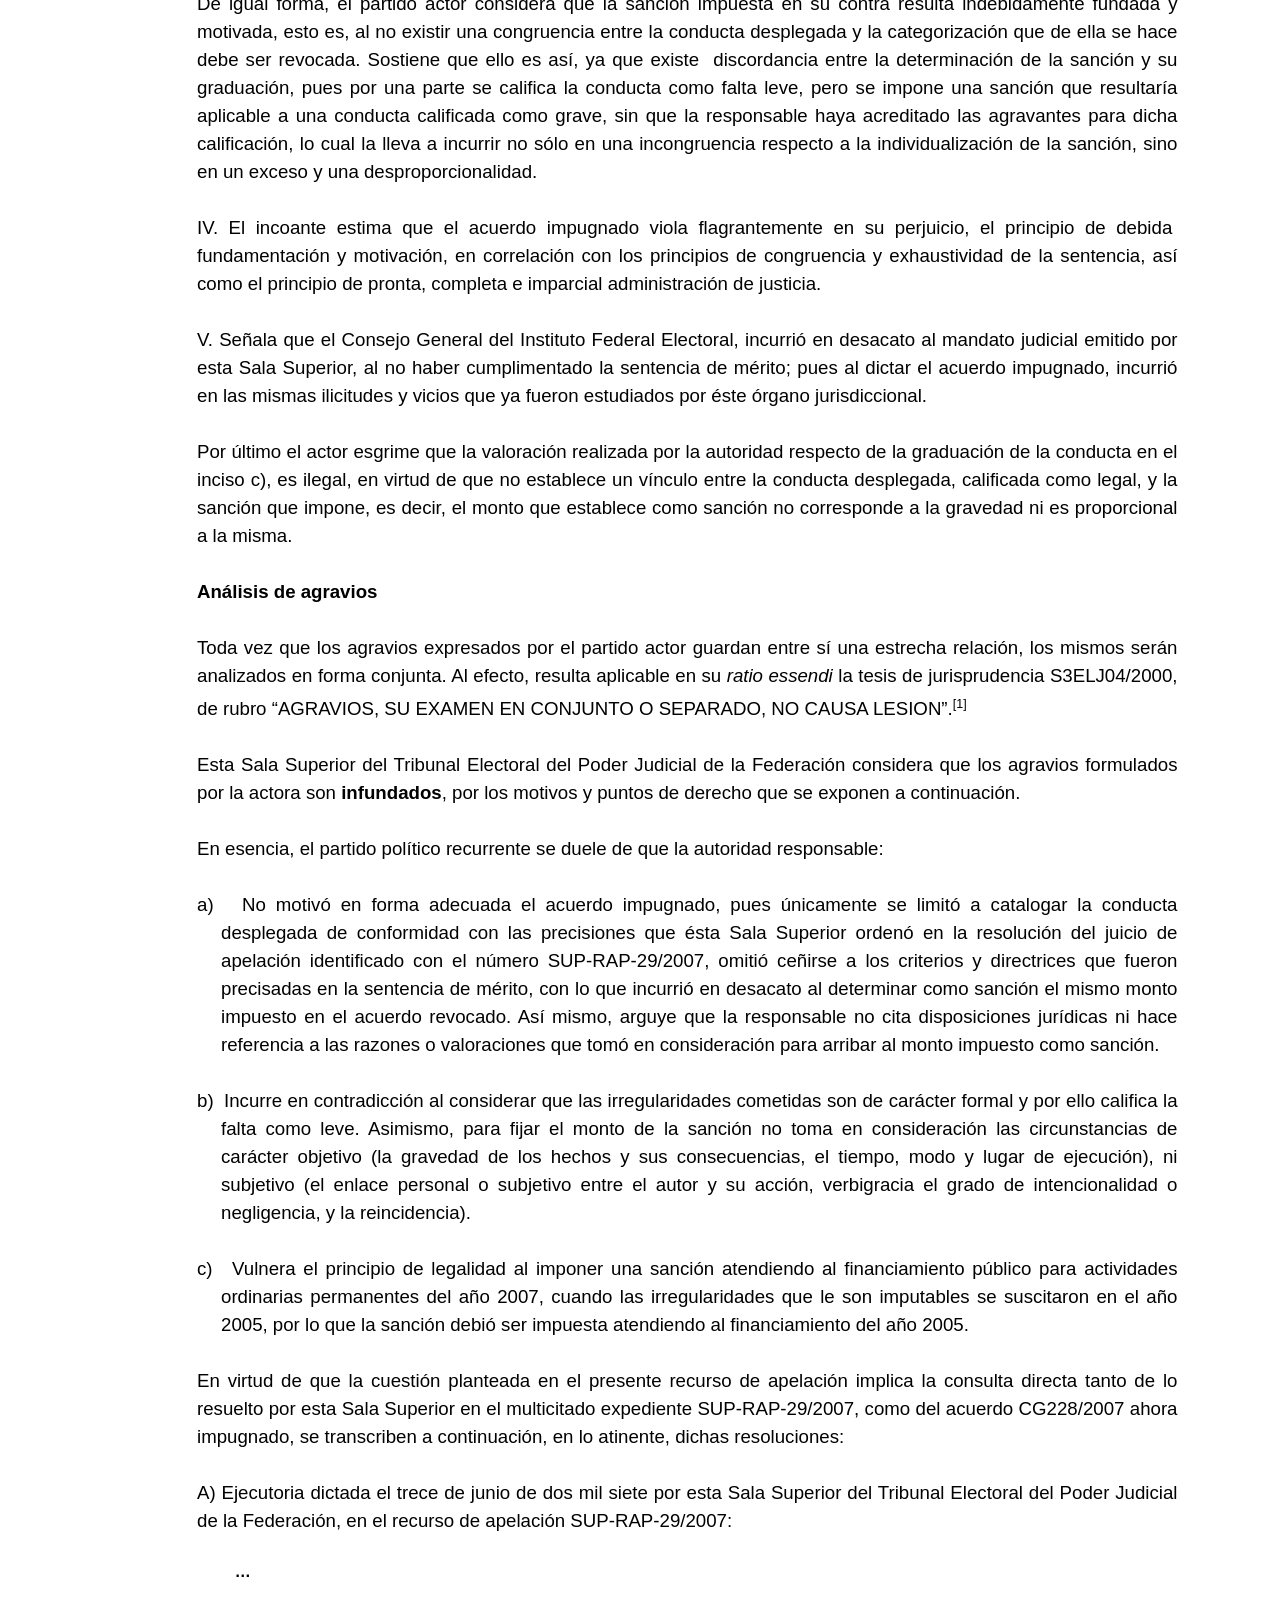
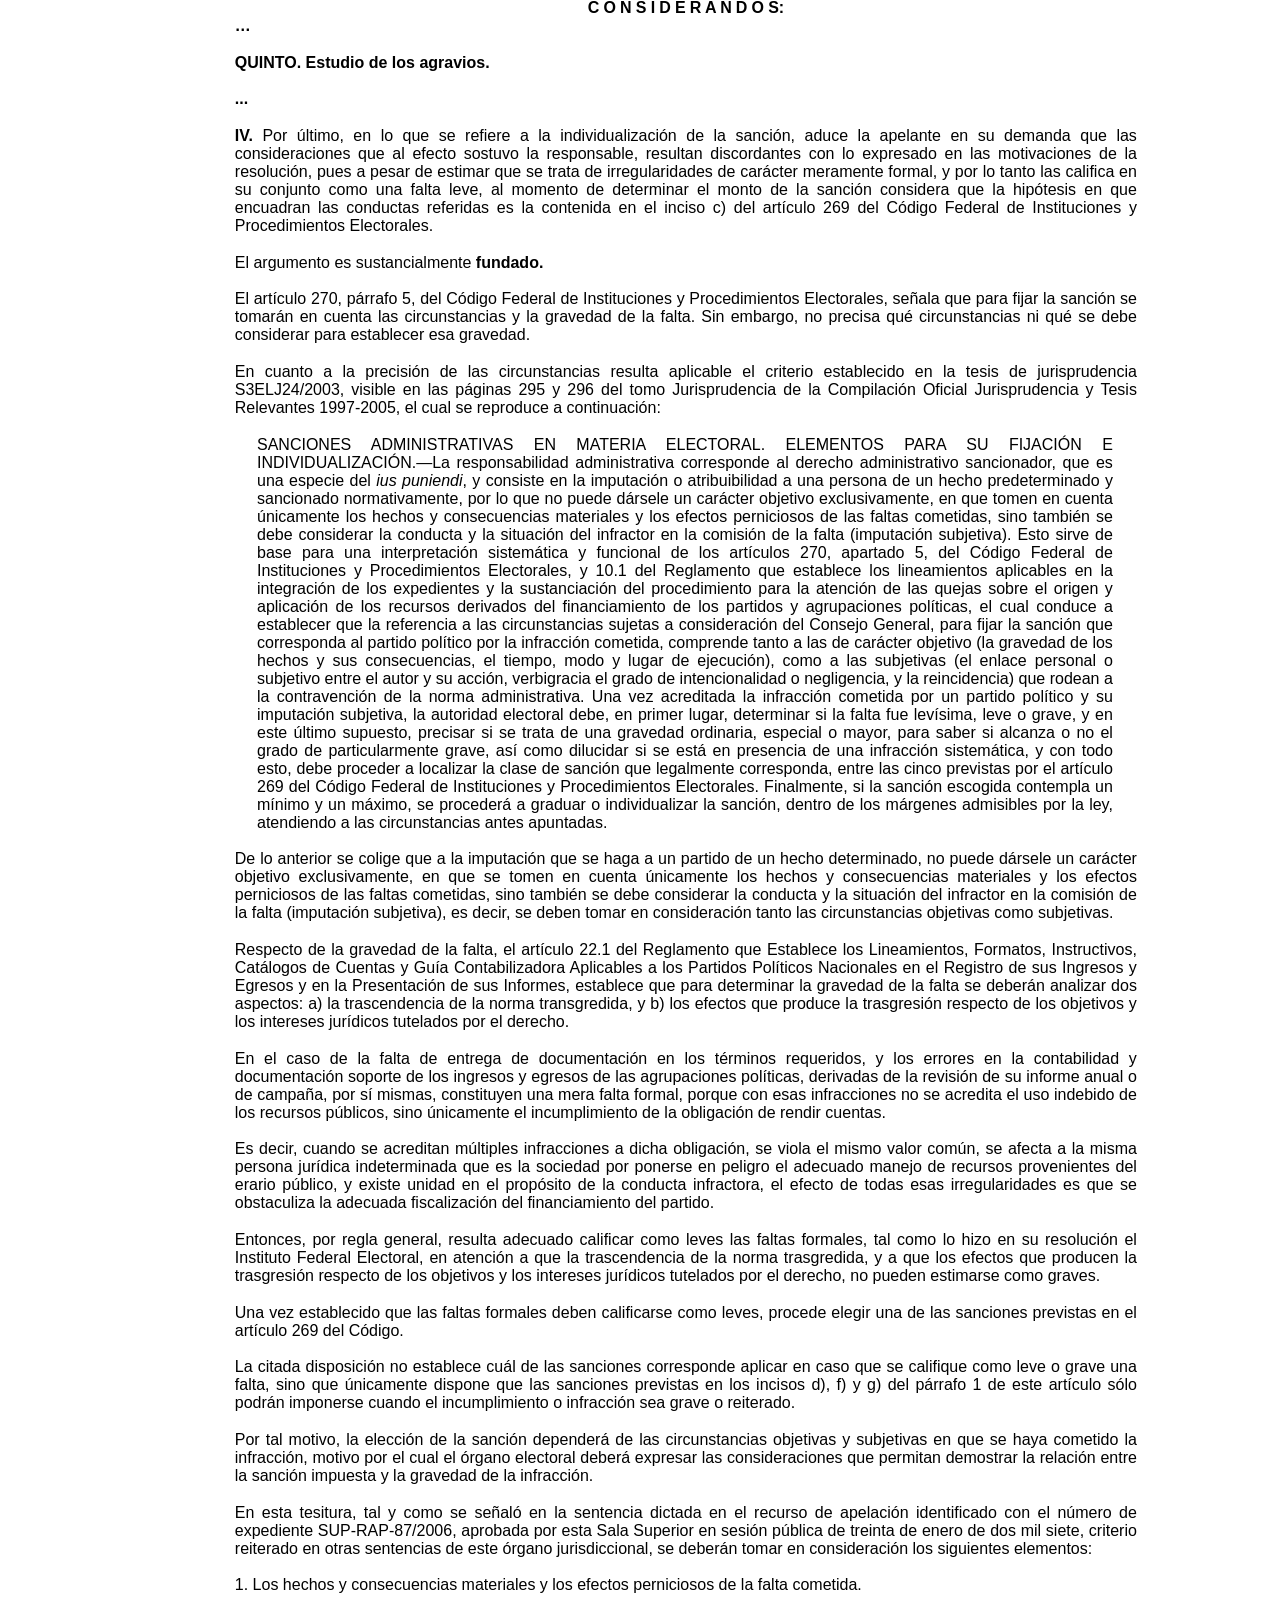
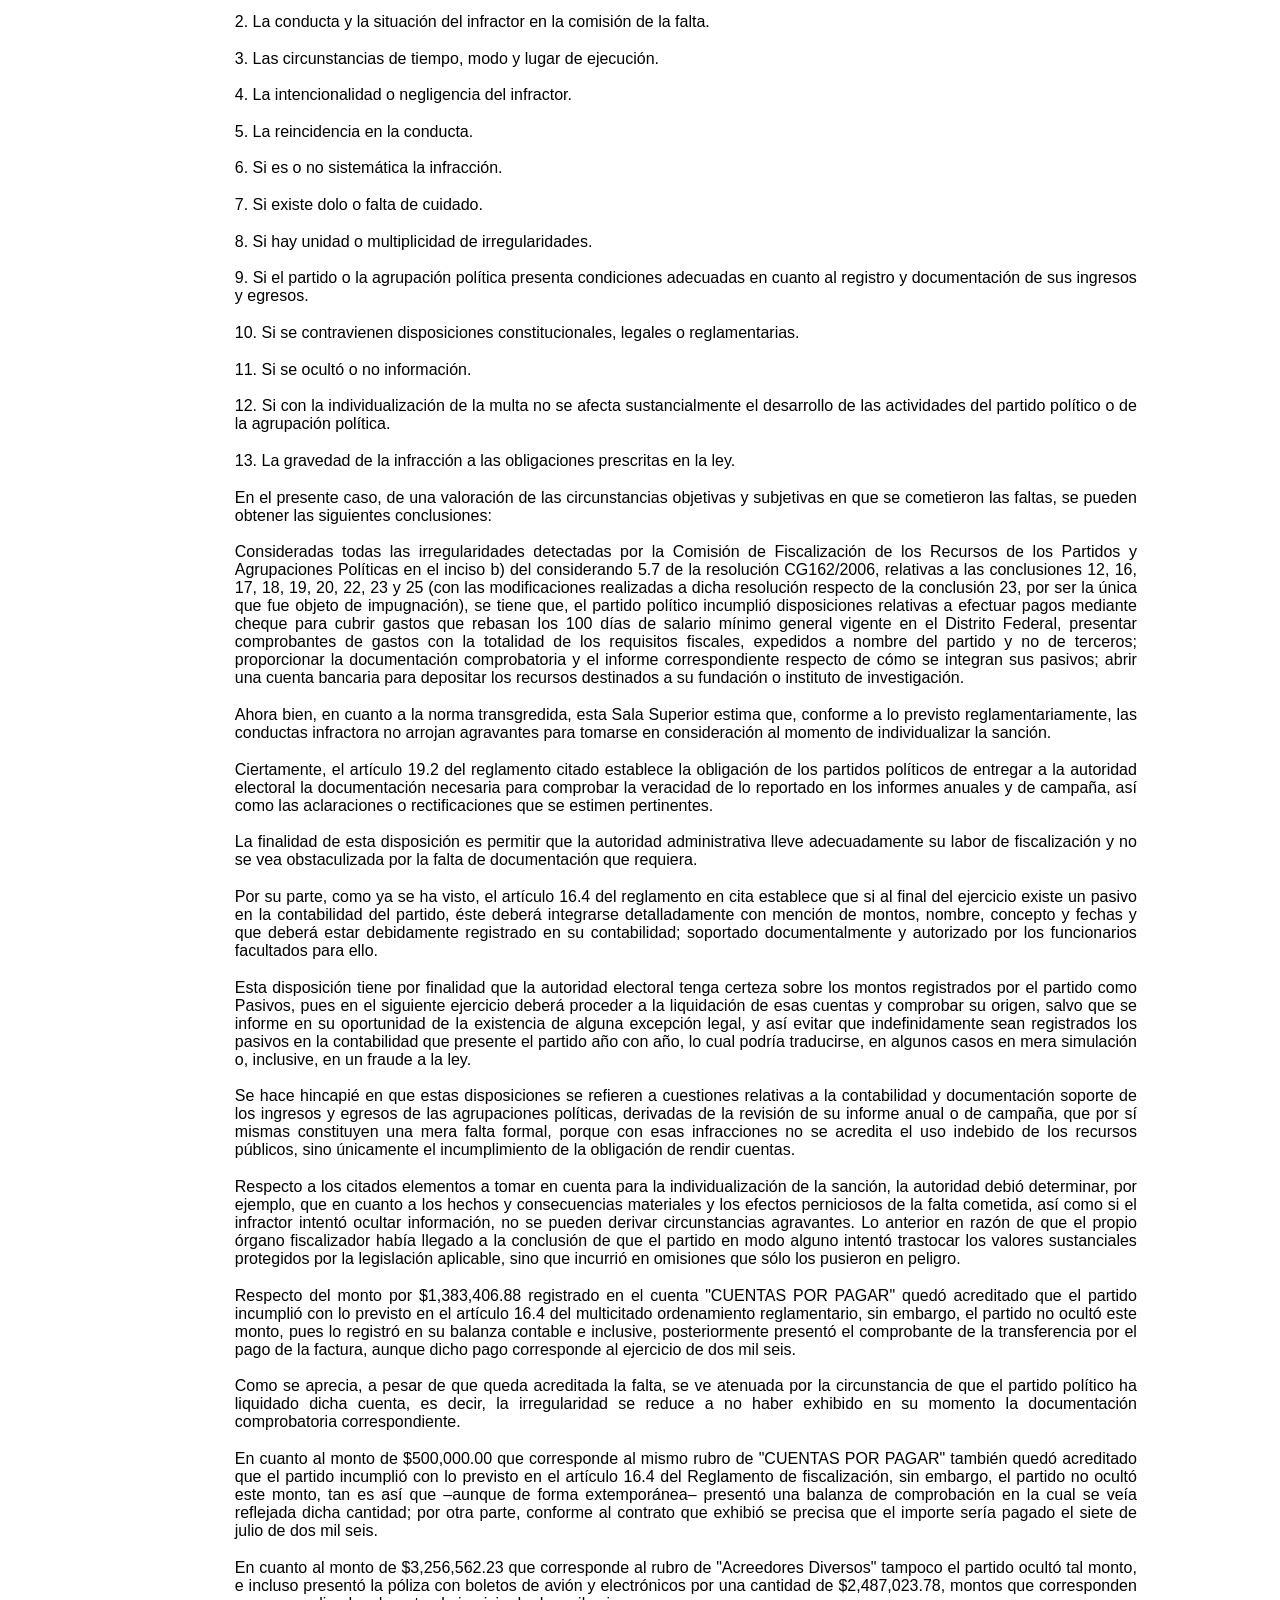
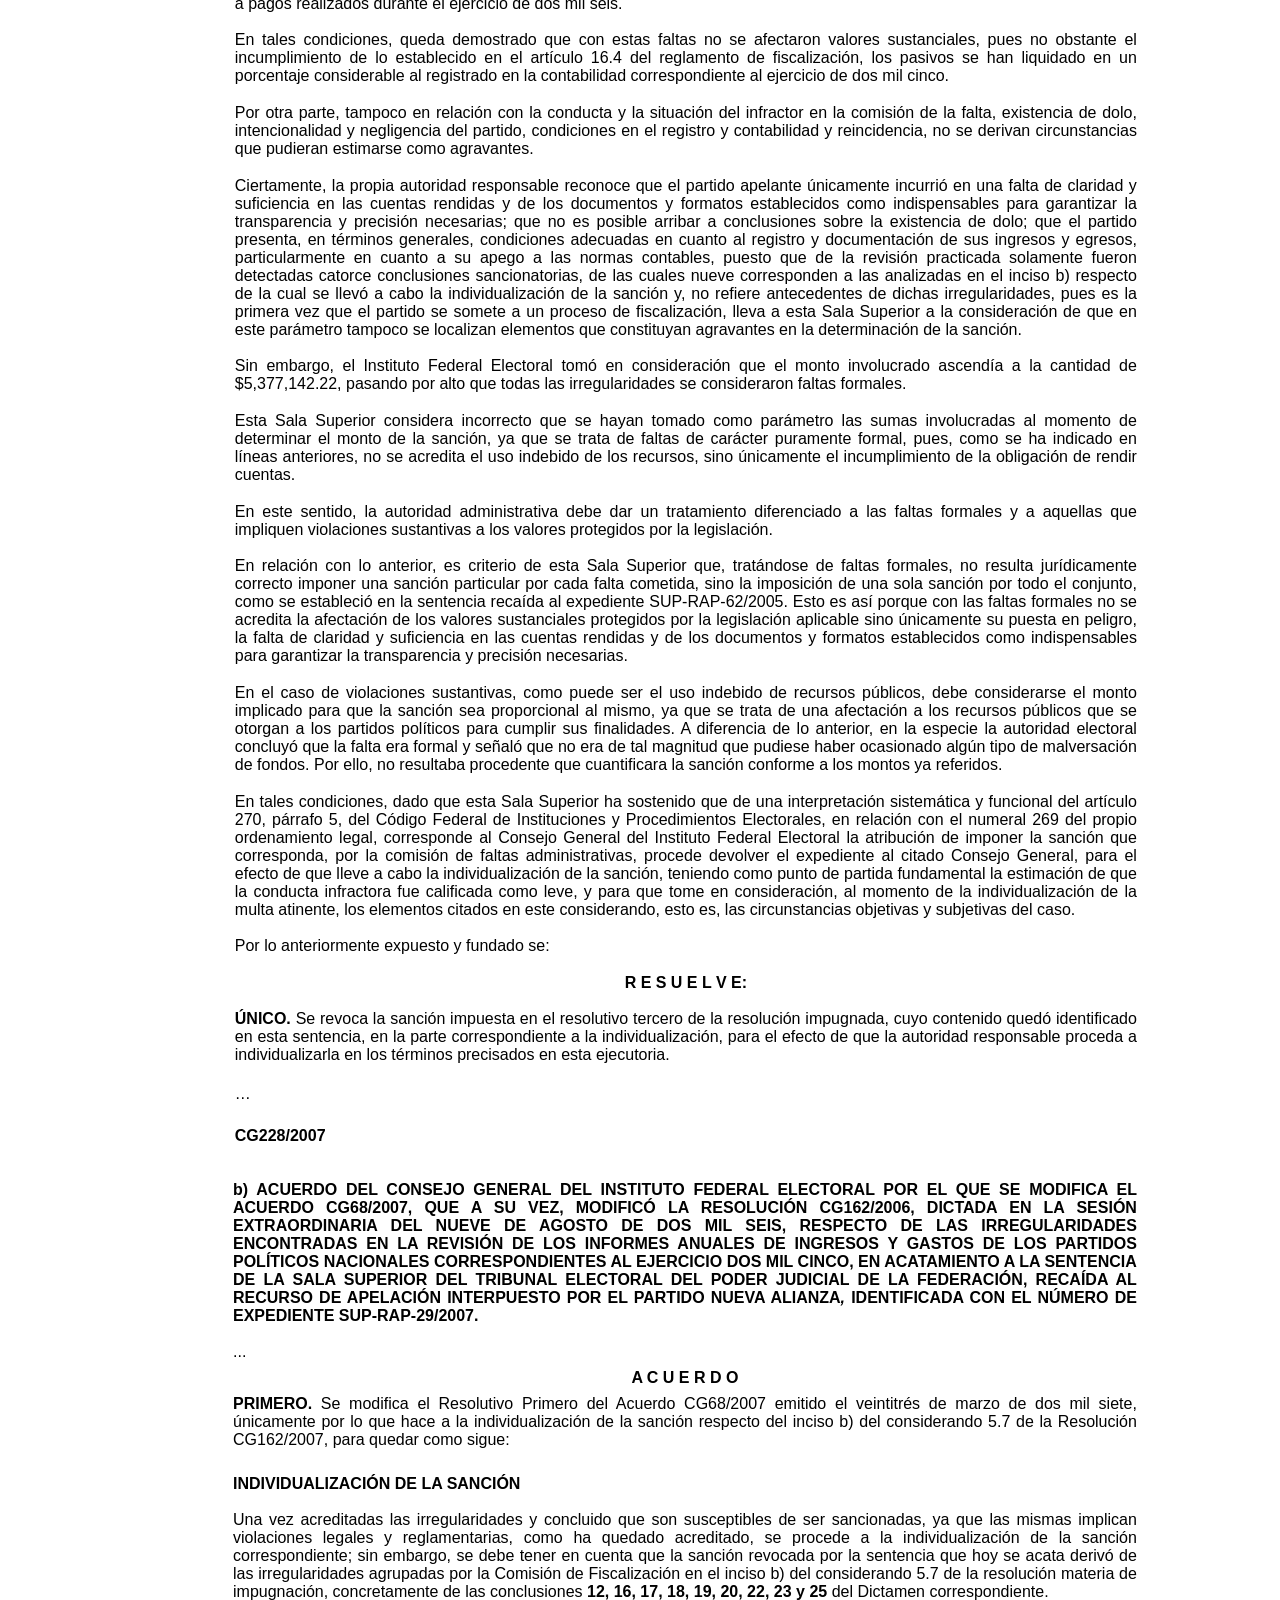
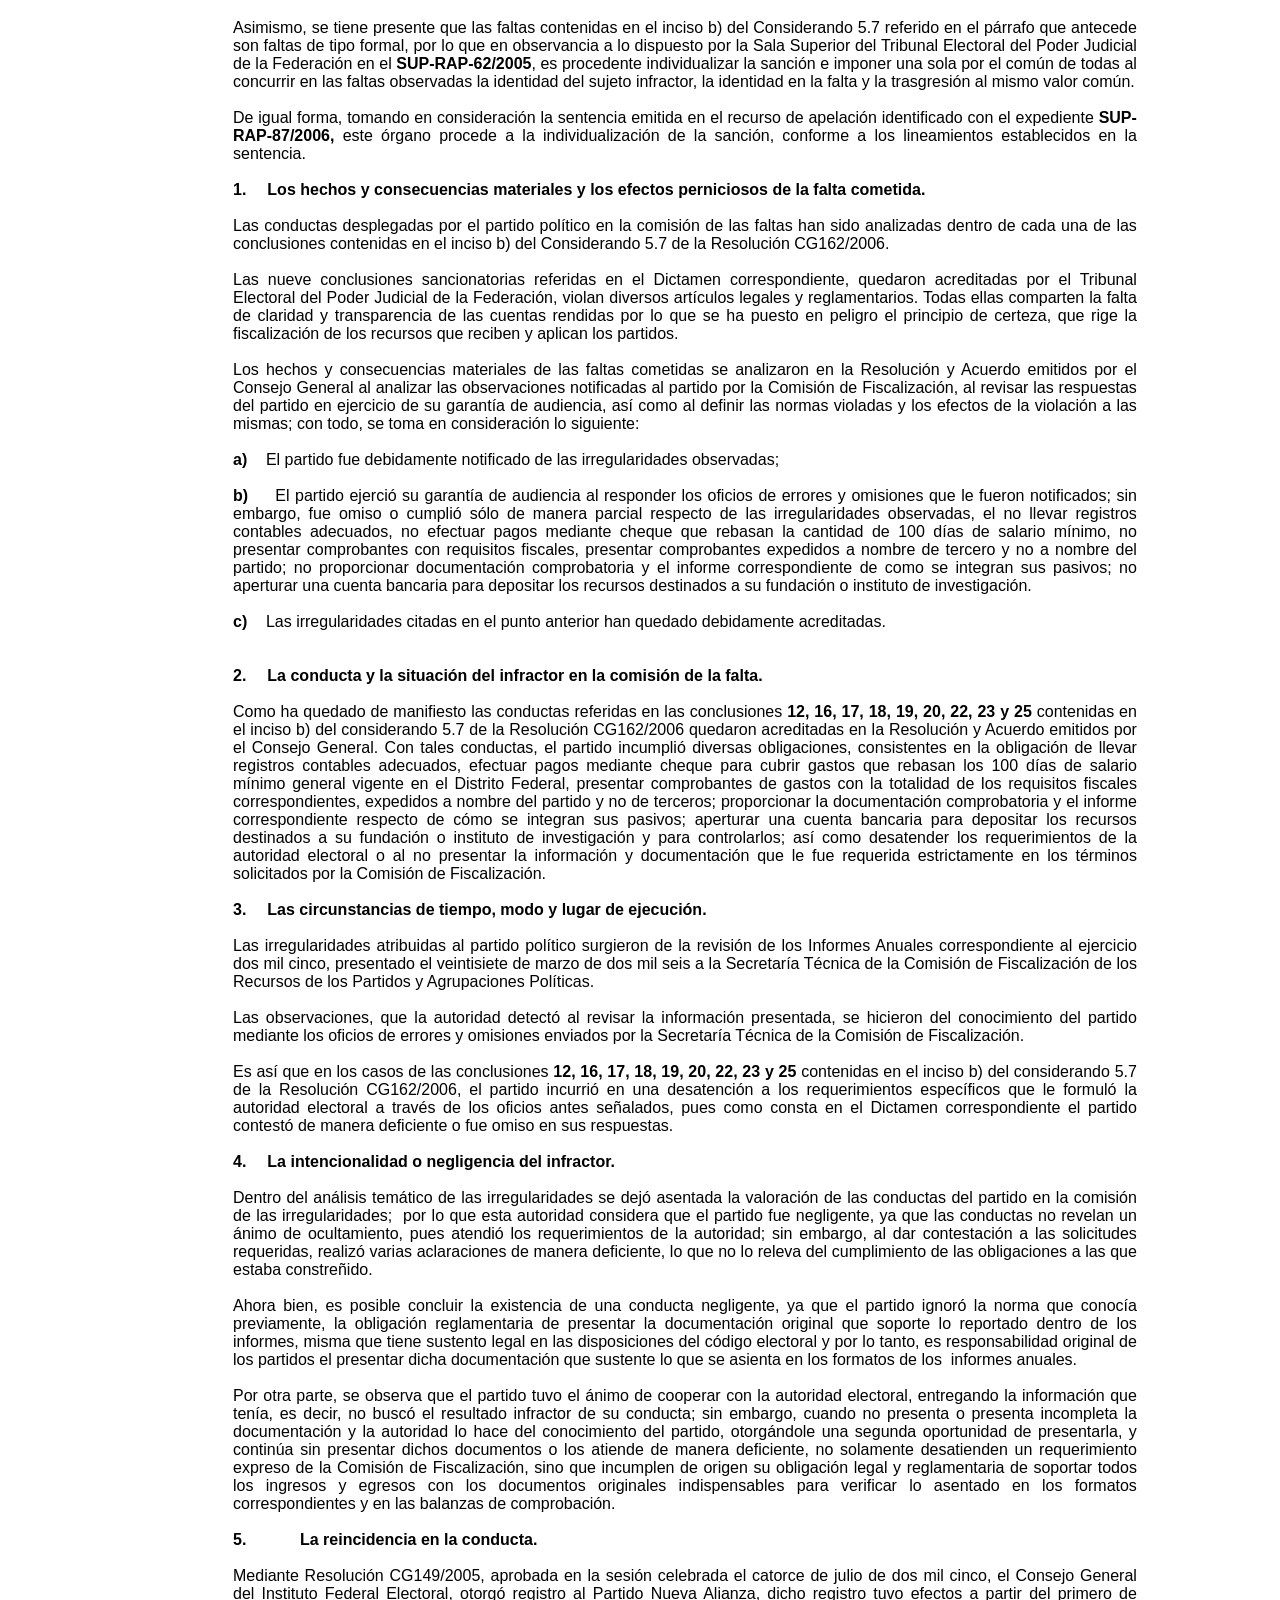
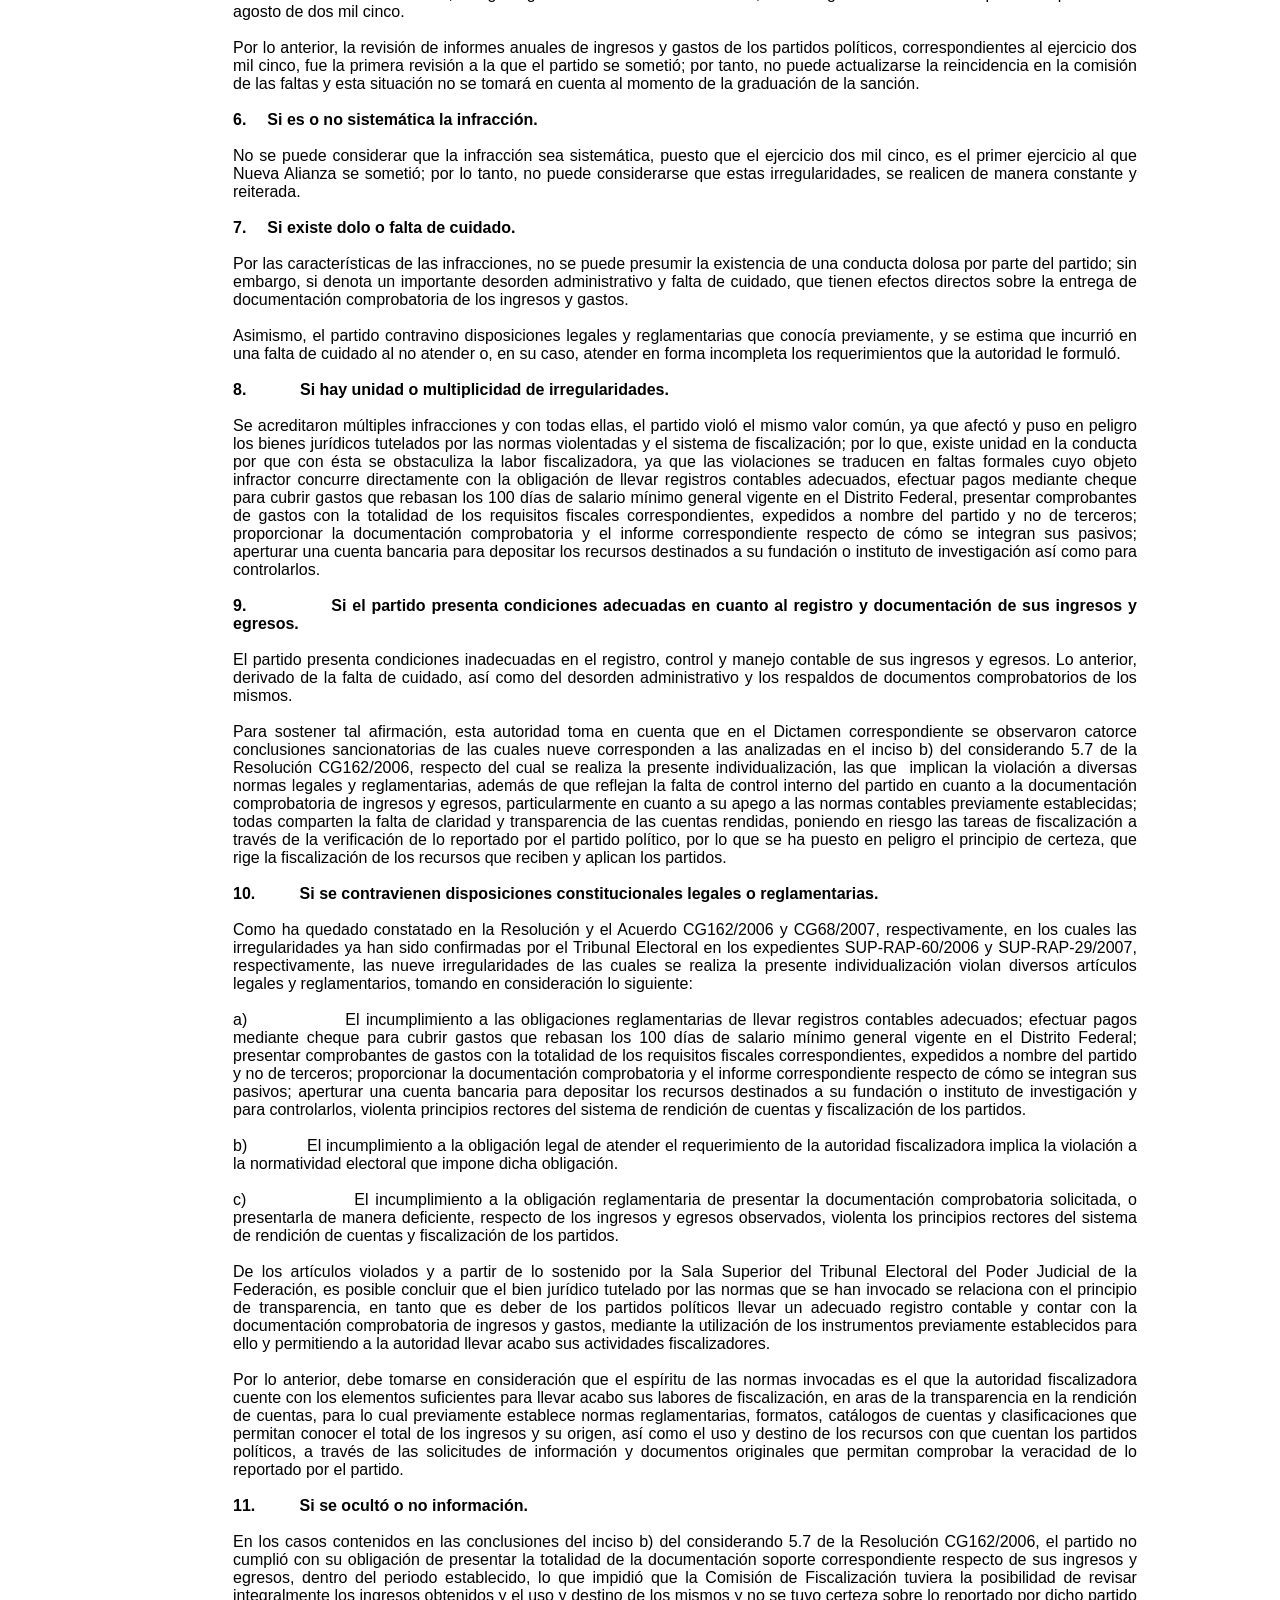
<file: precedentes/SUP-RAP-0068-2007.html>
<html><head><meta charset="utf-8"/><meta content="text/html; charset=utf-8" http-equiv="Content-Type"/><meta content="text/css" http-equiv="Content-Style-Type"/><meta content="Aspose.Words for .NET 16.12.0.0" name="generator"/><title>RECURSO DE APELACIÓN</title><style type="text/css">@page Section1 { size:612.1pt 936.1pt; margin:155.95pt 70.9pt 70.9pt 141.75pt }div.Section1 { margin:155.95pt 70.9pt 70.9pt 141.75pt; page:Section1 }</style> </head><body><div class="Section1"><div style="text-align:right"><table cellpadding="0" cellspacing="0" style="width:239.4pt; margin-left:auto"><tr style="height:194.25pt"><td style="width:233.4pt; padding:3pt; vertical-align:top"><p style="margin-top:0pt; margin-bottom:14pt; text-align:justify; font-size:14pt"><span style="font-family:Arial; font-weight:bold">RECURSO DE APELACIÓN.</span></p><p style="margin-top:14pt; margin-bottom:14pt; text-align:justify; font-size:14pt"><span style="font-family:Arial; font-weight:bold">EXPEDIENTE: SUP-RAP-68/2007.</span></p><p style="margin-top:14pt; margin-bottom:14pt; text-align:justify; font-size:14pt"><span style="font-family:Arial; font-weight:bold">RECURRENTE: PARTIDO NUEVA ALIAN</span><span style="font-family:Arial; font-weight:bold">Z</span><span style="font-family:Arial; font-weight:bold">A.</span></p><p style="margin-top:14pt; margin-bottom:14pt; text-align:justify; font-size:14pt"><span style="font-family:Arial; font-weight:bold">AUTORIDAD RESPONSABLE: CONSEJO GENERAL DEL INSTITUTO FEDERAL ELECTORAL.</span></p><p style="margin-top:14pt; margin-bottom:14pt; text-align:justify; font-size:14pt"><span style="font-family:Arial; font-weight:bold">MAGISTRADO PONENTE: SALVADOR OLIMPO NAVA GOMAR.</span></p><p style="margin-top:14pt; margin-bottom:0pt; text-align:justify; font-size:14pt"><span style="font-family:Arial; font-weight:bold">SECRETARIO:</span><span style="font-family:Arial; font-weight:bold"> </span><span style="font-family:Arial; font-weight:bold">JUAN CARLOS</span><span style="font-family:Arial; font-weight:bold"> SILVA</span><span style="font-family:Arial; font-weight:bold"> ADAYA, </span><span style="font-family:Arial; font-weight:bold">ALEJANDRA DÍAZ</span><span style="font-family:Arial; font-weight:bold"> GARCÍA.</span></p></td></tr></table></div><p style="margin-top:0pt; margin-bottom:14pt; text-align:justify; line-height:150%; font-size:14pt"><span style="font-family:Arial"> </span></p><p style="margin-top:14pt; margin-bottom:14pt; text-align:justify; line-height:150%; font-size:14pt"><span style="font-family:Arial">México, Distrito Federal, a </span><span style="font-family:Arial">veintinueve </span><span style="font-family:Arial">de </span><span style="font-family:Arial">noviembre</span><span style="font-family:Arial"> de dos mil siete.</span></p><p style="margin-top:14pt; margin-bottom:14pt; text-align:justify; line-height:150%; font-size:14pt"><span style="font-family:Arial; font-weight:bold"> </span></p><p style="margin-top:14pt; margin-bottom:14pt; text-align:justify; line-height:150%; font-size:14pt"><span style="font-family:Arial; font-weight:bold">V I S T O S</span><span style="font-family:Arial"> los autos del recurso de apelación </span><span style="font-family:Arial; font-weight:bold">SUP-RAP-68/2007</span><span style="font-family:Arial">, interpuesto por el Partido Nueva Alianza, en contra del acuerdo del Consejo General de Instituto Federal Electoral que modifica el acuerdo CG68/2007 que</span><span style="font-family:Arial">,</span><span style="font-family:Arial"> a su vez</span><span style="font-family:Arial">,</span><span style="font-family:Arial"> modificó </span><span style="font-family:Arial">la resolución CG</span><span style="font-family:Arial">162/2006 dictada en la sesión extraordinaria del nueve de agosto de dos mil seis, respecto de las irregularidades encontradas en la revisión de los informes anuales de ingresos de los partidos políticos nacionales correspondientes al ejercicio dos mil cinco</span><span style="font-family:Arial">,</span><span style="font-family:Arial"> y</span></p><p style="margin-top:0pt; margin-bottom:0pt; text-align:justify; line-height:150%; font-size:14pt"><span style="font-family:Arial; font-weight:bold"> </span></p><h1 style="margin-top:0pt; margin-bottom:0pt; text-align:center; line-height:150%; font-size:14pt"><span style="font-family:Arial">R E S U L T A N D O</span></h1><p style="margin-top:0pt; margin-bottom:0pt; text-align:justify; line-height:150%; font-size:14pt"><span style="font-family:Arial; font-weight:bold"> </span></p><p style="margin-top:0pt; margin-bottom:0pt; text-align:justify; line-height:150%; font-size:14pt"><span style="font-family:Arial; font-weight:bold">Primero. </span><span id="antecedentes" style="font-family:Arial; font-weight:bold">Antecedentes.</span><span style="font-family:Arial"> </span><span style="font-family:Arial">I. Mediante acuerdo de nueve de agosto de dos mil seis, el Consejo General </span><span style="font-family:Arial">del Instituto Federal Electoral</span><span style="font-family:Arial"> aprobó</span><span style="font-family:Arial">,</span><span style="font-family:Arial"> en sesión extraordinaria</span><span style="font-family:Arial">, la</span><span style="font-family:Arial"> resolución respecto de las irregularidades encontradas en la revisión de informes anuales de ingresos y gastos de los partidos políticos nacionales correspondientes al ejercicio dos mil cinco. En </span><span style="font-family:Arial">dicha</span><span style="font-family:Arial"> resolución, se ordenó lo siguiente:</span></p><p style="margin-top:0pt; margin-bottom:0pt; text-align:justify; line-height:150%; font-size:14pt"><span style="font-family:Arial"> </span></p><p style="margin-top:0pt; margin-left:28.05pt; margin-bottom:0pt; text-align:justify; font-size:12pt"><span style="font-family:Arial">“…</span></p><p style="margin-top:0pt; margin-left:28.05pt; margin-bottom:0pt; text-align:justify; font-size:12pt"><span style="font-family:Arial">SEPTIMO.- Por las razones y fundamentos expuestos en el considerando 5-7 de </span><span style="font-family:Arial">la presente Resolución</span><span style="font-family:Arial">, se imponen al Partido Nueva Alianza las siguientes sanciones:</span></p><p style="margin-top:0pt; margin-left:28.05pt; margin-bottom:0pt; text-align:justify; font-size:12pt"><span style="font-family:Arial">a) Una multa consistente en 400 días de salario mínimo diario general vigente para del Distrito Federal en el año 2005, equivalente a $18,720.00 (dieciocho mil setecientos veinte pesos 00/100 M.N.).</span></p><p style="margin-top:0pt; margin-left:28.05pt; margin-bottom:0pt; text-align:justify; font-size:12pt"><span style="font-family:Arial">b) La reducción del 3.68 % (tres punto sesenta y ocho por ciento) de la ministración mensual que corresponda al partido, por concepto de Financiamiento Público para el sostenimiento de Actividades Ordinarias Permanentes, hasta alcanzar un monto líquido de $1,097,385.12 (Un millón noventa y siete mil trescientos ochenta y cinco pesos 12/100 M.N.).</span></p><p style="margin-top:0pt; margin-left:28.05pt; margin-bottom:0pt; text-align:justify; font-size:12pt"><span style="font-family:Arial">c) Una multa consistente en 823 días de salario mínimo diario general vigente para del Distrito Federal en el año 2005, equivalente a $38,500.93 (treinta y ocho mil quinientos pesos 93/100 M.N.).</span></p><p style="margin-top:0pt; margin-left:28.05pt; margin-bottom:0pt; text-align:justify; font-size:12pt"><span style="font-family:Arial">d) Amonestación Pública.”</span></p><p style="margin-top:0pt; margin-bottom:0pt; text-align:justify; line-height:150%; font-size:14pt"><span style="font-family:Arial"> </span></p><p style="margin-top:0pt; margin-bottom:0pt; text-align:justify; line-height:150%; font-size:14pt"><span style="font-family:Arial">II. El trece de agosto de dos mil seis el </span><span style="font-family:Arial">partido </span><span style="font-family:Arial">actor interpuso recurso de apelación contra la resolución antes mencionada, mismo que fue remitido a esta Sala Superior</span><span style="font-family:Arial"> e</span><span style="font-family:Arial"> identificado con </span><span style="font-family:Arial">la clave SUP-RAP</span><span style="font-family:Arial">-60/2006, en el que sustancialmente se controvierte la sanción impuesta por el Consejo General del Instituto Federal Electoral al partido impetrante, referida en el inciso b) de la propia resolución.</span></p><p style="margin-top:0pt; margin-bottom:0pt; text-align:justify; line-height:150%; font-size:14pt"><span style="font-family:Arial"> </span></p><p style="margin-top:0pt; margin-bottom:0pt; text-align:justify; line-height:150%; font-size:14pt"><span style="font-family:Arial">III. El cinco de octubre de dos mil seis, este órgano colegiado resolvió el recurso </span><span style="font-family:Arial">de apelación </span><span style="font-family:Arial">interpuesto por el partido actor en el que se revocó la resolución impugnada en lo concerniente a lo impugnado por el actor, quedando intocadas las sanciones no controvertidas y dejando a la autoridad responsable en plenitud del uso </span><span style="font-family:Arial">de </span><span style="font-family:Arial">sus atribuciones para que emita una nueva resolución fundada y motivada. </span></p><p style="margin-top:0pt; margin-bottom:0pt; text-align:justify; line-height:150%; font-size:14pt"><span style="font-family:Arial"> </span></p><p style="margin-top:0pt; margin-bottom:0pt; text-align:justify; line-height:150%; font-size:14pt"><span style="font-family:Arial">IV. El veintitrés de marzo del dos mil siete, el Consejo General del Instituto Federal Electoral, en sesión extraordinaria, emitió acuerdo identificado con </span><span style="font-family:Arial">la clave CG-68</span><span style="font-family:Arial">/2007 por el que se modifica </span><span style="font-family:Arial">la Resolución CG</span><span style="font-family:Arial"> 162/2006, en acatamiento a la sentencia de </span><span style="font-family:Arial">la Sala Superior</span><span style="font-family:Arial"> antes referida, en el que modifica el inciso b) del acuerdo primigenio, imponiendo como sanción al partido accionante la reducción del 0.5% (cero punto cinco por ciento) de la ministración mensual que corresponda al partido, por concepto de financiamiento público para el sostenimiento de actividades ordinarias permanentes, hasta alcanzar un monto líquido de $702,000.00 (setecientos dos mil pesos 00/100 M.N.).</span></p><p style="margin-top:0pt; margin-bottom:0pt; text-align:justify; line-height:150%; font-size:14pt"><span style="font-family:Arial"> </span></p><p style="margin-top:0pt; margin-bottom:0pt; text-align:justify; line-height:150%; font-size:14pt"><span style="font-family:Arial">V. El veintinueve de marzo del año en curso, el partido actor interpuso recurso de apelación en contra del acuerdo antes citado, mismo que fue identificado con </span><span style="font-family:Arial">la clave SUP-RAP</span><span style="font-family:Arial">-29/2007, en el que el partido actor aduce como agravio la falta de fundamentación y motivación en lo que respecta a la individualización de la sanción, pues la autoridad responsable entra en contradicción al calificar la falta cometida como leve y al mismo tiempo aplica la hipótesis contenida en el inciso c) del artículo 269 del Código Federal de Procedimientos e Instituciones Electorales, en el que se establece la reducción de hasta el 50% de las ministraciones del financiamiento público correspondiente. </span></p><p style="margin-top:0pt; margin-bottom:0pt; text-align:justify; line-height:150%; font-size:14pt"><span style="font-family:Arial"> </span></p><p style="margin-top:0pt; margin-bottom:0pt; text-align:justify; line-height:150%; font-size:14pt"><span style="font-family:Arial">VI. El pasado trece de junio, esta Sala Superior resolvió revocar la sanción impuesta en lo relativo a la individualización de la sanción, para el efecto de que la autoridad responsable proceda en los términos p</span><span style="font-family:Arial">recisados</span><span style="font-family:Arial"> en la propia ejecutoria. </span></p><p style="margin-top:0pt; margin-bottom:0pt; text-align:justify; line-height:150%; font-size:14pt"><span style="font-family:Arial"> </span></p><p style="margin-top:0pt; margin-bottom:0pt; text-align:justify; line-height:150%; font-size:14pt"><span style="font-family:Arial">VII. El nueve de agosto del año en curso, el Consejo General del Instituto Federal Electoral emitió un nuevo acuerdo en cumplimiento a la resolución de este órgano jurisdiccional, en el que resolvió lo </span><span style="font-family:Arial">siguiente:</span></p><p style="margin-top:0pt; margin-bottom:0pt; text-align:justify; line-height:150%; font-size:14pt"><span style="font-family:Arial"> </span></p><p style="margin-top:0pt; margin-right:30.45pt; margin-bottom:0pt; text-align:justify; font-size:14pt"><span style="width:35.4pt; display:inline-block"> </span><span style="font-family:Arial; font-size:12pt">“…</span></p><p style="margin-top:0pt; margin-right:30.45pt; margin-bottom:0pt; text-align:justify; font-size:12pt"><span style="width:35.4pt; display:inline-block"> </span><span style="font-family:Arial">SEGUNDO. …</span></p><p style="margin:0pt 30.45pt 0pt 37.4pt; text-align:justify; font-size:12pt"><span style="font-family:Arial">b) La reducción del 0.5% (cero punto cinco por ciento) de la ministración mensual que corresponda al partido por concepto de Financiamiento Público para el sostenimiento de actividades ordinarias permanentes, hasta alcanzar un monto líquido de $702,000.00 (setecientos dos mil pesos 00/100 M.N.).</span></p><p style="margin-top:0pt; margin-bottom:0pt; text-align:justify; line-height:150%; font-size:14pt"><span style="font-family:Arial"> </span></p><p style="margin-top:0pt; margin-bottom:0pt; text-align:justify; line-height:150%; font-size:14pt"><span style="font-family:Arial; font-weight:bold">Segundo. Recurso de Apelación.</span></p><p style="margin-top:0pt; margin-bottom:0pt; text-align:justify; line-height:150%; font-size:14pt"><span style="font-family:Arial">El quince de agosto del año en curso, el Partido Nueva Alianza promovió</span><span style="font-family:Arial">,</span><span style="font-family:Arial"> por conducto de su representante, recurso de apelación contra</span><span style="font-family:Arial"> el acuerdo</span><span style="font-family:Arial"> emitido por Consejo General del Instituto Federal Electoral el nueve de agosto de dos mil siete</span><span style="font-family:Arial">. </span></p><p style="margin-top:0pt; margin-bottom:0pt; text-align:justify; line-height:150%; font-size:14pt"><span style="font-family:Arial"> </span></p><p style="margin-top:0pt; margin-bottom:0pt; text-align:justify; line-height:150%; font-size:14pt"><span style="font-family:Arial; font-weight:bold">Tercero. Tramitación y sustanciación.</span></p><p style="margin-top:0pt; margin-bottom:0pt; text-align:justify; line-height:150%; font-size:14pt"><span style="font-family:Arial">I. El dieciséis de agosto de dos mil siete, en la Oficialía de Partes de esta Sala Superior se recibió</span><span style="font-family:Arial"> el</span><span style="font-family:Arial"> oficio número SCG/216/07, de la misma fecha, a través del cual el Secretario del Consejo General del Instituto Federal Electoral dio aviso a este órgano jurisdiccional federal sobre la interposición del presente medio de impugnación.</span></p><p style="margin-top:0pt; margin-bottom:0pt; text-align:justify; line-height:150%; font-size:14pt"><span style="font-family:Arial"> </span></p><p style="margin-top:0pt; margin-bottom:0pt; text-align:justify; line-height:150%; font-size:14pt"><span style="font-family:Arial">II. El </span><span style="font-family:Arial">veintitrés de agosto de dos mil siete, en la Oficialía de Partes de esta Sala Superior</span><span style="font-family:Arial"> se recibió el oficio número SCG-225/2007</span><span style="font-family:Arial">, </span><span style="font-family:Arial">de la misma fecha mediante el cual Secretario d</span><span style="font-family:Arial">el Consejo General del Instituto Federal Electoral, remitió el expediente</span><span style="font-family:Arial"> número ATG-067/2007</span><span style="font-family:Arial"> </span><span style="font-family:Arial">en el que se integran: a) </span><span style="font-family:Arial">la demanda presentada por el actor</span><span style="font-family:Arial">; b)</span><span style="font-family:Arial"> copia certificada </span><span style="font-family:Arial">del nombramiento del C. Luis </span><span style="font-family:Arial">Antonio González</span><span style="font-family:Arial"> Roldán, como representante propietario del Partido Nueva Alianza ante el Consejo General del Instituto Federal Electoral; c) el acuerdo de recepción del recurso de apelación </span><span style="font-family:Arial"> de fecha dieciséis de agosto del presente año; d) original de la cédula de publicación del recurso y de la razón de fijación del mismo en los estrados del Instituto; e) copia certificada del acuerdo </span><span style="font-family:Arial">del</span><span style="font-family:Arial"> Consejo General del Instituto Federal Electoral CG228/2007; f) copia certificada del dictamen consolidado respecto de la revisión de los informes anuales de ingresos y gastos de los partidos políticos nacionales correspondientes al ejercicio 2005; g) la razón de retiro de los estrados del Instituto Federal Electoral del recurso de apelación respectivo de fecha veintidós de agosto del año en curso; h) </span><span style="font-family:Arial">el </span><span style="font-family:Arial">informe circunstanciado que rinde el Secretario del Consejo General del Instituto Federal Electoral respecto del rec</span><span style="font-family:Arial">urso de apelación interpuesto, e</span><span style="font-family:Arial"> i) </span><span style="font-family:Arial">a</span><span style="font-family:Arial">cuerdo que ordena turnar a </span><span style="font-family:Arial">la Sala Superior</span><span style="font-family:Arial"> del Tribunal Electoral del Poder Judicial de la Federación el expediente integrado con motivo de dicho recurso de apelación, de </span><span style="font-family:Arial">veintitrés de agosto </span><span style="font-family:Arial">de dos mil siete.</span></p><p style="margin-top:0pt; margin-bottom:0pt; text-align:justify; line-height:150%; font-size:14pt"><span style="font-family:Arial; font-weight:bold"> </span></p><p style="margin-top:0pt; margin-bottom:0pt; text-align:justify; line-height:150%; font-size:14pt"><span style="font-family:Arial">III. El veintitrés de agosto</span><span style="font-family:Arial"> </span><span style="font-family:Arial">del presente año, </span><span style="font-family:Arial">la Magistrada</span><span style="font-family:Arial"> Presidenta</span><span style="font-family:Arial"> de este Tribunal Electoral </span><span style="font-family:Arial">acordó </span><span style="font-family:Arial; font-size:13.5pt">integrar el expediente SUP-RAP-68/2007 y turnarlo al Magistrado Salvador Olimpo Nava Gomar para los efectos establecidos en el artículo 19 de </span><span style="font-family:Arial; font-size:13.5pt">la Ley General</span><span style="font-family:Arial; font-size:13.5pt"> del Sistema de Medios de Impugnación en Materia Electoral; </span><span style="font-family:Arial; font-size:13.5pt">dicho </span><span style="font-family:Arial; font-size:13.5pt">acuerdo </span><span style="font-family:Arial; font-size:13.5pt">fue </span><span style="font-family:Arial; font-size:13.5pt">cumplimentado mediante oficio TEPJF-SGA-2196/07, de la misma fecha, emitido por </span><span style="font-family:Arial; font-size:13.5pt">la Secretaria General</span><span style="font-family:Arial; font-size:13.5pt"> de Acuerdos de esta Sala Superior. </span></p><p style="margin-top:0pt; margin-bottom:0pt; text-align:justify; line-height:150%; font-size:13.5pt"><span style="font-family:Arial"> </span></p><p style="margin-top:0pt; margin-bottom:0pt; text-align:justify; line-height:150%; font-size:13.5pt"><span style="font-family:Arial">IV. El </span><span style="font-family:Arial">veintiocho</span><span style="font-family:Arial"> de </span><span style="font-family:Arial">noviembre</span><span style="font-family:Arial"> de dos mil siete, el Magistrado Electoral encargado de la sustanciación y elaboración del proyecto de sentencia del presente expediente, acordó: A) Tener por recibido y radicar el expediente SUP-RAP-68/2007; B) Reconocer personería a Luis </span><span style="font-family:Arial">Antonio González</span><span style="font-family:Arial"> Roldán , en su carácter de representante propietario del Partido Político Nueva Alianza ante el Consejo General del Instituto Federal Electoral, así como tener por señalado domicilio de su parte para oír y recibir notificaciones, y por autorizadas para tales efectos a las personas indicadas en su escrito; C) Tener por satisfechos, para el trámite y sustanciación del presente medio de impugnación, los requisitos generales y particulares de procedencia previstos en </span><span style="font-family:Arial">la Ley General</span><span style="font-family:Arial"> del Sistema de Medios de Impugnación en Materia Electoral y, en consecuencia, admitir a trámite la demanda del referido recurso de apelación, y D) En virtud de que no existía algún trámite pendiente de realizar, declarar cerrada la instrucción, quedando el asunto en estado de dictar sentencia, y</span></p><p style="margin-top:0pt; margin-bottom:0pt; text-align:center; line-height:150%; font-size:14pt"><span style="font-family:Arial; font-weight:bold"> </span></p><p style="margin-top:0pt; margin-bottom:0pt; text-align:center; line-height:150%; font-size:14pt"><span style="font-family:Arial; font-weight:bold">C O N S I D E R A N D O</span></p><p style="margin-top:0pt; margin-bottom:0pt; text-align:center; line-height:150%; font-size:14pt"><span style="font-family:Arial; font-weight:bold"> </span></p><p style="margin-top:0pt; margin-bottom:0pt; text-align:justify; line-height:140%; font-size:14pt"><span style="font-family:Arial; font-weight:bold">PRIMERO</span><a name="considerando"><span style="font-family:Arial; font-weight:bold">. Competencia</span><span style="font-family:Arial">. Esta Sala Superior del Tribunal Electoral del Poder Judicial de </span><span style="font-family:Arial">la Federación</span><span style="font-family:Arial"> es competente para resolver el recurso que se analiza, con fundamento en lo dispuesto por los artículos 41, párrafo segundo, base IV, y 99, párrafo cuarto, fracción III, de </span><span style="font-family:Arial">la Constitución Política</span><span style="font-family:Arial"> de los Estados Unidos Mexicanos; 186, fracción III, inciso a), y 189, fracción I, inciso d) de </span><span style="font-family:Arial">la Ley Orgánica</span><span style="font-family:Arial"> del Poder Judicial de la Federación</span><span style="font-family:Arial">,</span><span style="font-family:Arial"> así como en los numerales 4 y 44, párrafo 1, de </span><span style="font-family:Arial">la Ley General</span><span style="font-family:Arial"> del Sistema de Medios de Impugnación en Materia Electoral, por tratarse de un recurso de apelación promovido por un partido político nacional, en contra del </span><span style="font-family:Arial">acuerdo emitido por el </span><span style="font-family:Arial">Consejo General del Instituto Federal Electoral.</span></a></p><p style="margin-top:0pt; margin-bottom:0pt; text-indent:35.45pt; text-align:justify; line-height:140%; font-size:14pt"><span style="font-family:Arial"> </span></p><p style="margin-top:0pt; margin-bottom:0pt; text-align:justify; line-height:150%; font-size:14pt"><span style="font-family:Arial; font-weight:bold">SEGUNDO. </span><span style="font-family:Arial; font-weight:bold">Procedencia</span><span style="font-family:Arial; font-weight:bold">. </span><span style="font-family:Arial">El presente medio de impugnación reúne los requisitos de procedencia previstos en los artículos 7, párrafo 2; 8, párrafo 1; 9, párrafo 1; 13, párrafo 1, inciso a), fracción I; 30, párrafo 1; 40, párrafo 1, inciso b), y 45, párrafo 1, inciso a), de </span><span style="font-family:Arial">la Ley General</span><span style="font-family:Arial"> del Sistema de Medios de Impugnación en Materia Electoral.</span></p><p style="margin-top:0pt; margin-bottom:0pt; text-align:justify; line-height:150%; font-size:14pt"><span style="font-family:Arial; font-weight:bold"> </span></p><p style="margin-top:0pt; margin-bottom:0pt; text-align:justify; line-height:150%; font-size:14pt"><span style="font-family:Arial; font-weight:bold">a) Forma. </span><span style="font-family:Arial">El recurso de apelación se presentó por escrito ante </span><span style="font-family:Arial">la Secretaría Ejecutiva</span><span style="font-family:Arial"> </span><span style="font-family:Arial">del Instituto Federal Electoral, haciéndose constar</span><span style="font-family:Arial"> el nombre del actor</span><span style="font-family:Arial"> su</span><span style="font-family:Arial"> domicilio para oír y recibir notificaciones, así como el nombre de las personas autorizadas para ello; el acto impugnado y la autoridad responsable; los hechos en los que se basa la impugnación; los agravios que causa el acto impugnado y los preceptos presuntamente violados; </span><span style="font-family:Arial">se ofrecen pruebas</span><span style="font-family:Arial">,</span><span style="font-family:Arial"> y se hacen constar </span><span style="font-family:Arial">el nombre y firma autógrafa del promovente.</span></p><p style="margin-top:0pt; margin-bottom:0pt; text-align:justify; line-height:150%; font-size:14pt"><span style="font-family:Arial; font-weight:bold"> </span></p><p style="margin-top:0pt; margin-bottom:0pt; text-align:justify; line-height:150%; font-size:14pt"><span style="font-family:Arial; font-weight:bold">b) Oportunidad. </span><span style="font-family:Arial">La demanda se presentó dentro del término legal previsto en el artículo 8, párrafo 1 de </span><span style="font-family:Arial">la Ley General</span><span style="font-family:Arial"> del Sistema de Medios de Impugnación en Materia Electoral, en razón de que </span><span style="font-family:Arial">el </span><span style="font-family:Arial">acuerdo impugnado fue emitido el nueve de agosto de dos mil siete, habiendo sido presentado el recurso de apelación ante la autoridad responsable el quince de agosto siguiente, por lo que el plazo legal de cuatro días a que se refiere el citado artículo, transcurrió del diez al quince de agosto del año en curso, descontándose los días once y doce del mis</span><span style="font-family:Arial">mo mes y año, por ser inhábiles, al actualizarse la causal de excepción prevista en el artículo 7, párrafo 2</span><span style="font-family:Arial">,</span><span style="font-family:Arial"> de la citada ley, al no producirse el acto reclamado durante el desarrollo de un proceso electoral. </span></p><p style="margin-top:0pt; margin-bottom:0pt; text-align:justify; line-height:150%; font-size:14pt"><span style="font-family:Arial; font-weight:bold"> </span></p><p style="margin-top:0pt; margin-bottom:0pt; text-align:justify; line-height:150%; font-size:14pt"><span style="font-family:Arial; font-weight:bold">c) Legitimación. </span><span style="font-family:Arial">El presente recurso es promovido por parte legítima, pues quien actúa es un partido político nacional con registro.</span></p><p style="margin-top:0pt; margin-bottom:0pt; text-align:justify; line-height:150%; font-size:14pt"><span style="font-family:Arial; font-weight:bold"> </span></p><p style="margin-top:0pt; margin-bottom:0pt; text-align:justify; line-height:150%; font-size:14pt"><span style="font-family:Arial; font-weight:bold">d) Personería.</span><span style="font-family:Arial"> Quien suscribe la demanda en nombre del recurrente es Luis </span><span style="font-family:Arial">Antonio González</span><span style="font-family:Arial"> Roldán, quien se ostenta como representante propietario del Partido Nueva Alianza, ante el Consejo General del Instituto Federal Electoral, personería que le es reconocida por el mencionado Consejo en el informe circunstanciado.</span></p><p style="margin-top:0pt; margin-bottom:0pt; text-align:justify; line-height:150%; font-size:14pt"><span style="font-family:Arial"> </span></p><p style="margin-top:0pt; margin-bottom:0pt; text-align:justify; line-height:150%; font-size:14pt"><span style="font-family:Arial; font-weight:bold">e</span><span style="font-family:Arial; font-weight:bold">) Definitividad</span><span style="font-family:Arial">. </span><span style="font-family:Arial">El acuerdo impugnado es un acto definitivo del Consejo General del Instituto Federal Electoral, toda vez que en contra del mismo no procede el recurso de revisión previsto en el artículo 35, párrafo 1, de </span><span style="font-family:Arial">la Ley General</span><span style="font-family:Arial"> del Sistema de Medios de Impugnación en Materia Electoral.</span></p><p style="margin-top:0pt; margin-bottom:0pt; text-align:justify; line-height:150%; font-size:13.5pt"><span style="font-family:Arial"> </span></p><p style="margin-top:0pt; margin-bottom:0pt; text-align:justify; line-height:150%; font-size:14pt"><span style="-aw-bookmark-end:considerando"></span><span style="font-family:Arial; font-weight:bold">TERCERO. </span><span style="font-family:Arial">Los agravios expresados por el partido recurrente son, en esencia: </span></p><p style="margin-top:0pt; margin-bottom:0pt; text-align:justify; line-height:150%; font-size:14pt"><span style="font-family:Arial"> </span></p><p style="margin-top:0pt; margin-bottom:0pt; text-align:justify; line-height:150%; font-size:14pt"><span style="font-family:Arial">I</span><span style="font-family:Arial">. </span><span style="font-family:Arial">El partido aduce que la sanción que se le impuso carece de una debida motivación, toda vez que la responsable omitió ceñirse, para la calificación de la conducta y el monto de la sanción, al criterio emitido por esta Sala Superior en </span><span style="font-family:Arial">la resolución SUP-RAP</span><span style="font-family:Arial">-29/2007.</span><span style="font-family:Arial"> Considera que la responsable inmotivadamente sostuvo que las sanciones establecidas en los incisos a) y b) del párrafo primero del artículo 269 del Código Federal de Instituciones y Procedimientos Electorales s</span><span style="font-family:Arial">on insuficientes y no idóneas.</span></p><p style="margin-top:0pt; margin-bottom:0pt; text-align:justify; line-height:150%; font-size:14pt"><span style="font-family:Arial"> </span></p><p style="margin-top:0pt; margin-bottom:0pt; text-align:justify; line-height:150%; font-size:14pt"><span style="font-family:Arial">II</span><span style="font-family:Arial">. La indebida motivación, que refiere el actor, deviene de la lectura de los resolutivos contenidos en la sentencia del juicio</span><span style="font-family:Arial"> SUP-RAP-29/2007</span><span style="font-family:Arial">, en donde</span><span style="font-family:Arial">,</span><span style="font-family:Arial"> a juicio del impetrante</span><span style="font-family:Arial">,</span><span style="font-family:Arial"> la </span><span style="font-family:Arial; font-style:italic">ratio iuris</span><span style="font-family:Arial"> de la revocación descansa en que se consideraron atine</span><span style="font-family:Arial">n</span><span style="font-family:Arial">tes los reclamos esbozados por el incoante en relación a las consideraciones sostenidas por la responsable</span><span style="font-family:Arial"> respecto de la individualización de </span><span style="font-family:Arial">la sanción</span><span style="font-family:Arial">.</span><span style="font-family:Arial"> </span><span style="font-family:Arial">A</span><span style="font-family:Arial">l</span><span style="font-family:Arial"> respecto</span><span style="font-family:Arial">,</span><span style="font-family:Arial"> el actor considera que dichas consideraciones </span><span style="font-family:Arial">son discordantes con lo expresado en las motivaciones de la resolución, pues </span><span style="font-family:Arial">no obstante que </span><span style="font-family:Arial">estima que se trata de irregularidades de carácter meramente formal, y por tanto las califica como un</span><span style="font-family:Arial">a falta leve</span><span style="font-family:Arial">,</span><span style="font-family:Arial"> al momento de determinar el monto de la sanción, considera que la hipótesis en que encuadran las conductas referidas es la contenida en el inciso c) del artículo 269 del Código Federal de Instituciones y Procedimientos Electorales.</span></p><p style="margin-top:0pt; margin-bottom:0pt; text-align:justify; line-height:150%; font-size:14pt"><span style="font-family:Arial"> </span></p><p style="margin-top:0pt; margin-bottom:0pt; text-align:justify; line-height:150%; font-size:14pt"><span style="font-family:Arial">En este sentido, el partido incoante sostiene que los argumentos de la responsable al momento de la individualización de la sanción, no consideraron las circunstancias objetivas y subjetivas del caso en concreto. </span></p><p style="margin-top:0pt; margin-bottom:0pt; text-align:justify; line-height:150%; font-size:14pt"><span style="font-family:Arial"> </span></p><p style="margin-top:0pt; margin-bottom:0pt; text-align:justify; line-height:150%; font-size:14pt"><span style="font-family:Arial">De igual forma, sostiene que en atención a lo resuelto por esta Sala Superior referente a la revocación de la sanción impuesta, la responsable debió reducir el monto de la sanción, pues como lo estima la propia autoridad jurisdiccional, de las conductas valoradas no se pueden derivar circunstancias agravantes.</span></p><p style="margin-top:0pt; margin-bottom:0pt; text-align:justify; line-height:150%; font-size:14pt"><span style="font-family:Arial"> </span></p><p style="margin-top:0pt; margin-bottom:0pt; text-align:justify; line-height:150%; font-size:14pt"><span style="font-family:Arial">Asimismo, el partido actor considera que la autoridad responsable se limitó a catalogar la </span><span style="font-family:Arial">­</span><span style="font-family:Arial">conducta desplegada en cada uno de los rubros que ordenó esta Sala Superior en la resolución anteriormente aludida, y en un acto de absoluta simulación, individualizó l</span><span style="font-family:Arial">a sanción con el mismo monto del acuerdo anterior. </span></p><p style="margin-top:0pt; margin-bottom:0pt; text-align:justify; line-height:150%; font-size:14pt"><span style="font-family:Arial"> </span></p><p style="margin-top:0pt; margin-bottom:0pt; text-align:justify; line-height:150%; font-size:14pt"><span style="font-family:Arial">Por otro lado, el actor señala que la autoridad responsable </span><span style="font-family:Arial">vulnera el principio de certeza, legalidad y congruencia al realizar una individualización discordante a lo expresado en sus motivaciones, al manifestar que con las conductas imputadas al partido actor, se lesiona el bien jurídico y al momento de valorar la gravedad de la sanción</span><span style="font-family:Arial">,</span><span style="font-family:Arial"> considerar que la hipótesis en que se encuadran las conductas referidas </span><span style="font-family:Arial">es</span><span style="font-family:Arial"> la contenida en el inciso c) del artículo 259 del Código Federal de Instituciones y Procedimientos Electorales. </span><span style="font-family:Arial">Además de que no se sujetó a precepto legal alguno para determinar el “quantum” señalado, esto es, a juicio del actor, resulta insuficiente el hecho de que éste “cuenta con capacidad económica suficiente para enfrentar la sanción que se le impone”</span><span style="font-family:Arial">, así como la circunstancia de que la sanción impuesta “en modo alguno afectará el cumplimiento de sus fines y al desarrollo de sus actividades”, en tanto que éstos, vulneran los principios que rigen la fiscalización de los recursos públicos de los partidos políticos, al imponer una sanción que tasa libremente sin valorar, motivar y exponer en forma clara y debida los elementos de carácter objetivo que consideró para la realización de tal acto de autoridad.  </span></p><p style="margin-top:0pt; margin-bottom:0pt; text-align:justify; line-height:150%; font-size:14pt"><span style="font-family:Arial"> </span></p><p style="margin-top:0pt; margin-bottom:0pt; text-align:justify; line-height:150%; font-size:14pt"><span style="font-family:Arial">De igual forma, el partido incoante señala como agravio el hecho de que la responsable haya impuesto arbitrariamente la sanción recurrida, en virtud de que no expone las razones o valoraciones que consideró para arribar al monto impuesto en el acuerdo impugnado. </span></p><p style="margin-top:0pt; margin-bottom:0pt; text-align:justify; line-height:150%; font-size:14pt"><span style="font-family:Arial"> </span></p><p style="margin-top:0pt; margin-bottom:0pt; text-align:justify; line-height:150%; font-size:14pt"><span style="font-family:Arial">Asimismo, el actor esgrime que el acuerdo impugnado vulnera el principio de legalidad al imponer una sanción atendiendo al financiamiento público para actividades ordinarias permanentes del año 2007, cuando las irregularidades que le son imputables se suscitaron en el año 2005, por lo que considera que la sanción debió ser impuesta atendiendo al financiamiento del año 2005.</span></p><p style="margin-top:0pt; margin-bottom:0pt; text-align:justify; line-height:150%; font-size:14pt"><span style="font-family:Arial"> </span></p><p style="margin-top:0pt; margin-bottom:0pt; text-align:justify; line-height:150%; font-size:14pt"><span style="font-family:Arial">III</span><span style="font-family:Arial">. El actor refiere que en la sentencia emitida por este órgano colegiado, se declararon </span><span style="font-family:Arial">sustancialmente </span><span style="font-family:Arial">fundados los agravios que éste hizo valer en el respectivo recurso de apelaci</span><span style="font-family:Arial">ón, en cuyo estudio se destacó lo establecido en el artículo 270, párrafo 5</span><span style="font-family:Arial">,</span><span style="font-family:Arial"> del Código Federal de Instituciones y Procedimientos Electorales, en donde se señala que para fijar la sanción se tomarán en cuenta la gravedad de la falta, así como</span><span style="font-family:Arial"> </span><span style="font-family:Arial">las circunstancias de carácter objetivo y subjetivo de la conducta. </span></p><p style="margin-top:0pt; margin-bottom:0pt; text-align:justify; line-height:150%; font-size:14pt"><span style="font-family:Arial"> </span></p><p style="margin-top:0pt; margin-bottom:0pt; text-align:justify; line-height:150%; font-size:14pt"><span style="font-family:Arial">Por otro lado</span><span style="font-family:Arial">,</span><span style="font-family:Arial"> el actor señala la omisión en que incurre la autoridad responsable al desacatar la resol</span><span style="font-family:Arial">ución de e</span><span style="font-family:Arial">ste T</span><span style="font-family:Arial">ribunal</span><span style="font-family:Arial"> Electoral</span><span style="font-family:Arial"> en la que se le ordena proceder a individualizar la sanción, máxime que en los términos precisados en el contenido de la misma, la estimación de la conducta infractora fue considerada como leve; circunstancias que no fueron consideradas en el acuerdo impugnado. </span></p><p style="margin-top:0pt; margin-bottom:0pt; text-align:justify; line-height:150%; font-size:14pt"><span style="font-family:Arial"> </span></p><p style="margin-top:0pt; margin-bottom:0pt; text-align:justify; line-height:150%; font-size:14pt"><span style="font-family:Arial">En este sentido</span><span style="font-family:Arial">,</span><span style="font-family:Arial"> el actor considera, que el acuerdo impugnado le causa agravio toda vez que los elementos que la</span><span style="font-family:Arial"> autoridad responsable consideró</span><span style="font-family:Arial"> para arribar a sus conclusiones no son claros, congruentes ni exhaustivos</span><span style="font-family:Arial">,</span><span style="font-family:Arial"> además, omite citar los preceptos jurídicos y los medios de convicción que le llevaron a determinar la sanción en contra del instituto político actor. </span></p><p style="margin-top:0pt; margin-bottom:0pt; text-align:justify; line-height:150%; font-size:14pt"><span style="font-family:Arial"> </span></p><p style="margin-top:0pt; margin-bottom:0pt; text-align:justify; line-height:150%; font-size:14pt"><span style="font-family:Arial">De igual forma, el partido actor considera que la sanción impuesta en su contra resulta indebidamente fundada y motivada, esto es, al no existir una congruencia entre la conducta desplegada y la categorización que de ella se hace debe ser revocada. Sostiene que ello es así, ya que existe  discordancia entre la determinación de la sanción y su graduación, pues por una parte se califica la conducta como falta leve, pero se impone una sanción que resultaría aplicable a una conducta calificada como grave, sin que la responsable haya acreditado las agravantes para dicha calificación, lo cual l</span><span style="font-family:Arial">a</span><span style="font-family:Arial"> lleva a incurrir no sólo en una incongruencia respecto a la individualización de la sanción, sino en un exceso y una desproporcionalidad.</span></p><p style="margin-top:0pt; margin-bottom:0pt; text-align:justify; line-height:150%; font-size:14pt"><span style="font-family:Arial"> </span></p><p style="margin-top:0pt; margin-bottom:0pt; text-align:justify; line-height:150%; font-size:14pt"><span style="font-family:Arial">IV</span><span style="font-family:Arial">. </span><span style="font-family:Arial">El incoante estima que el acuerdo impugnado viola flagrantemente en su perjuicio</span><span style="font-family:Arial">,</span><span style="font-family:Arial"> el principio de debida  fundamentación y motivación, en correlación con los principios de congruencia y exhaustividad de la sentencia, así como el principio de pronta, completa e imparcial administración de justicia. </span></p><p style="margin-top:0pt; margin-bottom:0pt; text-align:justify; line-height:150%; font-size:14pt"><span style="font-family:Arial"> </span></p><p style="margin-top:0pt; margin-bottom:0pt; text-align:justify; line-height:150%; font-size:14pt"><span style="font-family:Arial">V.</span><span style="font-family:Arial"> </span><span style="font-family:Arial">Señala que el Consejo General del Instituto Federal Electoral, incurrió en desacato al mandato judicial emitido por esta Sala Superior, al no haber cumplimentado la sentencia de m</span><span style="font-family:Arial">érito; pues al dictar el acuerdo impugnado, incurrió en las mismas ilicitudes y vicios que ya fueron estudiados por éste órgano jurisdiccional. </span></p><p style="margin-top:0pt; margin-bottom:0pt; text-align:justify; line-height:150%; font-size:14pt"><span style="font-family:Arial"> </span></p><p style="margin-top:0pt; margin-bottom:0pt; text-align:justify; line-height:150%; font-size:14pt"><span style="font-family:Arial">Por último el actor esgrime que la valoración realizada por la autoridad respecto de la graduación de la conducta en el inciso c), es ilegal, en virtud de que no establece un vínculo entre la conducta desplegada, calificada como legal, y la sanción que impone, es decir</span><span style="font-family:Arial">,</span><span style="font-family:Arial"> el monto que establece como sanción no corresponde a la gravedad ni es proporcional a la misma. </span></p><p style="margin-top:0pt; margin-bottom:0pt; text-align:justify; line-height:150%; font-size:14pt"><span style="font-family:Arial"> </span></p><p style="margin-top:0pt; margin-bottom:0pt; text-align:justify; line-height:150%; font-size:14pt"><span style="font-family:Arial; font-weight:bold">Análisis de agravios</span></p><p style="margin-top:0pt; margin-bottom:0pt; text-align:justify; line-height:150%; font-size:14pt"><span style="font-family:Arial"> </span></p><p style="margin-top:0pt; margin-bottom:0pt; text-align:justify; line-height:150%; font-size:14pt"><span style="font-family:Arial">Toda vez que los agravios expresados por el partido actor guardan entre sí una estrecha relación, los mismos serán analizados en forma conjunta. Al efecto, resulta aplicable en su </span><span style="font-family:Arial; font-style:italic">ratio essendi</span><span style="font-family:Arial"> la tesis de jurisprudencia S3ELJ04/2000, de rubro “AGRAVIOS, SU EXAMEN EN CONJUNTO O SEPARADO, NO CAUSA LESION”.</span><a name="_ftnref1"></a><a href="#_ftn1" style="text-decoration:none"><span style="font-family:Arial; font-size:9.33pt; vertical-align:super; color:#000000">[1]</span></a></p><p style="margin-top:0pt; margin-bottom:0pt; text-align:justify; line-height:150%; font-size:14pt"><span style="font-family:Arial"> </span></p><p style="margin-top:0pt; margin-bottom:0pt; text-align:justify; line-height:150%; font-size:14pt"><span style="font-family:Arial">Esta Sala Superior del Tribunal Electoral del Poder Judicial de la Federación considera que los agravios formulados por la actora son </span><span style="font-family:Arial; font-weight:bold">infundados</span><span style="font-family:Arial">, por los motivos y puntos de derecho que se exponen a continuación. </span></p><p style="margin-top:0pt; margin-bottom:0pt; text-align:justify; line-height:150%; font-size:14pt"><span style="font-family:Arial"> </span></p><p style="margin-top:0pt; margin-bottom:0pt; text-align:justify; line-height:150%; font-size:14pt"><span style="font-family:Arial">En esencia, el partido político recurrente se duele de que la autoridad responsable</span><span style="font-family:Arial">:</span></p><p style="margin-top:0pt; margin-bottom:0pt; text-align:justify; line-height:150%; font-size:14pt"><span style="font-family:Arial"> </span></p><p style="margin-top:0pt; margin-left:18pt; margin-bottom:0pt; text-indent:-18pt; text-align:justify; line-height:150%; font-size:14pt"><span style="font-family:Arial">a)</span><span style="font:7pt 'Times New Roman'">    </span><span style="font-family:Arial">N</span><span style="font-family:Arial">o motivó </span><span style="font-family:Arial">en forma adecuada</span><span style="font-family:Arial"> el acuerdo impugnado, pues únicamente se limitó a </span><span style="font-family:Arial">catalogar la conducta desplegada de conformidad con las precisiones que ésta Sala Superior ordenó en la resolución del juicio de apelación identificado con el número SUP-RAP-29/2007, omiti</span><span style="font-family:Arial">ó</span><span style="font-family:Arial"> </span><span style="font-family:Arial">ceñirse a </span><span style="font-family:Arial">los criterios y directrices que fueron precisadas en la</span><span style="font-family:Arial"> sentencia de mérito, con lo que incurrió en desacato al determinar como sanción el mismo monto impuesto en el acuerdo revocado. Así mismo, arguye que la responsable no cita disposiciones jurídicas ni hace referencia a las razones o valoraciones que tom</span><span style="font-family:Arial">ó</span><span style="font-family:Arial"> en consideración para arribar al monto impuesto como sanción</span><span style="font-family:Arial">.</span></p><p style="margin-top:0pt; margin-bottom:0pt; text-align:justify; line-height:150%; font-size:14pt"><span style="font-family:Arial"> </span></p><p style="margin-top:0pt; margin-left:18pt; margin-bottom:0pt; text-indent:-18pt; text-align:justify; line-height:150%; font-size:14pt"><span style="font-family:Arial">b)</span><span style="font:7pt 'Times New Roman'">    </span><span style="font-family:Arial">Incurre en contradicción al</span><span style="font-family:Arial"> considerar </span><span style="font-family:Arial">que </span><span style="font-family:Arial">las irregularidades cometidas</span><span style="font-family:Arial"> son</span><span style="font-family:Arial"> </span><span style="font-family:Arial">de carácter formal</span><span style="font-family:Arial"> y por ello califica</span><span style="font-family:Arial"> la falta como leve</span><span style="font-family:Arial">. </span><span style="font-family:Arial">Asimismo, p</span><span style="font-family:Arial">ara fijar el monto de la sanción no toma en consideración las circunstancias de carácter objetivo (la gravedad de los hechos y sus consecuencias, el tiempo, modo y lugar de ejecución), ni subjetivo (el enlace personal o subjetivo entre el autor y su acción, verbigracia el grado de intencionalidad o negligencia, y la reincidencia)</span><span style="font-family:Arial">.</span></p><p style="margin-top:0pt; margin-bottom:0pt; text-align:justify; line-height:150%; font-size:14pt"><span style="font-family:Arial"> </span></p><p style="margin-top:0pt; margin-left:18pt; margin-bottom:0pt; text-indent:-18pt; text-align:justify; line-height:150%; font-size:14pt"><span style="font-family:Arial">c)</span><span style="font:7pt 'Times New Roman'">    </span><span style="font-family:Arial">Vulnera el principio de legalidad al imponer una sanción atendiendo al financiamiento público para actividades ordinarias permanentes del año 2007, cuando las irregularidades que le son imputables se suscitaron en el año 2005, por lo que la sanción debió ser impuesta atendiendo al financiamiento del año 2005.</span></p><p style="margin-top:0pt; margin-bottom:0pt; text-align:justify; line-height:150%; font-size:14pt"><span style="font-family:Arial"> </span></p><p style="margin-top:0pt; margin-bottom:0pt; text-align:justify; line-height:150%; font-size:14pt"><span style="font-family:Arial">En virtud de que la cuestión planteada en el presente recurso de apelación implica la consulta directa tanto de lo resuelto por esta Sala Superior en el multicitado expediente SUP-RAP-</span><span style="font-family:Arial">29</span><span style="font-family:Arial">/200</span><span style="font-family:Arial">7</span><span style="font-family:Arial">, como del acuerdo CG</span><span style="font-family:Arial">228</span><span style="font-family:Arial">/2007 ahora impugnado, se </span><span style="font-family:Arial">transcriben a continuación, en lo atinente, dichas resoluciones:  </span></p><p style="margin-top:0pt; margin-bottom:0pt; text-align:justify; line-height:150%; font-size:14pt"><span style="font-family:Arial"> </span></p><p style="margin-top:0pt; margin-bottom:0pt; text-align:justify; line-height:150%; font-size:14pt"><span style="font-family:Arial">A) Ejecutoria dictada </span><span style="font-family:Arial">el trece de junio de dos mil siete</span><span style="font-family:Arial"> por esta Sala Superior del Tribunal Electoral del Poder Judicial de la Federación, en el recurso de apelación SUP-RAP-</span><span style="font-family:Arial">29</span><span style="font-family:Arial">/200</span><span style="font-family:Arial">7</span><span style="font-family:Arial">: </span></p><p style="margin-top:0pt; margin-bottom:0pt; text-align:justify; line-height:150%; font-size:14pt"><span style="font-family:Arial"> </span></p><p style="margin:0pt 30.45pt 0pt 28.35pt; text-align:justify; font-size:12pt; background-color:#ffffff"><span style="font-family:Arial; font-weight:bold; letter-spacing:-0.1pt">…</span></p><p style="margin:0pt 30.45pt 0pt 28.35pt; text-align:justify; font-size:12pt; background-color:#ffffff"><span style="font-family:Arial; font-weight:bold; letter-spacing:-0.1pt"> </span></p><p style="margin:0pt 30.45pt 0pt 28.35pt; text-align:center; font-size:12pt; background-color:#ffffff"><span style="font-family:Arial; font-weight:bold; letter-spacing:-0.1pt">C O N S I D E R A N D O S:</span></p><p style="margin:0pt 30.45pt 0pt 28.35pt; text-align:justify; font-size:12pt; background-color:#ffffff"><span style="font-family:Arial; font-weight:bold; letter-spacing:-0.1pt">…</span></p><p style="margin:14pt 30.45pt 14pt 28.35pt; text-align:justify; font-size:12pt"><span style="font-family:Arial; font-weight:bold">QUINTO. Estudio de los agravios. </span></p><p style="margin:14pt 30.45pt 14pt 28.35pt; text-align:justify; font-size:12pt"><span style="font-family:Arial; font-weight:bold">...</span></p><p style="margin:14pt 30.45pt 14pt 28.35pt; text-align:justify; font-size:12pt"><span style="font-family:Arial; font-weight:bold">IV.</span><span style="font-family:Arial; font-weight:bold"> </span><span style="font-family:Arial">Por último, en lo que se refiere a la individualización de la sanción, aduce la apelante en su demanda que las consideraciones que al efecto sostuvo la responsable, resultan discordantes con lo expresado en las motivaciones de la resolución, pues a pesar de estimar que se trata de irregularidades de carácter meramente formal, y por lo tanto las califica en su conjunto como una falta leve, al momento de determinar el monto de la sanción considera que la hipótesis en que encuadran las conductas referidas es la contenida en el inciso c) del artículo 269 del Código Federal de Instituciones y Procedimientos Electorales.</span></p><p style="margin:14pt 30.45pt 14pt 28.35pt; text-align:justify; font-size:12pt"><span style="font-family:Arial">El argumento es sustancialmente </span><span style="font-family:Arial; font-weight:bold">fundado.</span></p><p style="margin:14pt 30.45pt 14pt 28.35pt; text-align:justify; font-size:12pt"><span style="font-family:Arial">El artículo 270, párrafo 5, del Código Federal de Instituciones y Procedimientos Electorales, señala que para fijar la sanción se tomarán en cuenta las circunstancias y la gravedad de </span><span style="font-family:Arial">la falta. Sin</span><span style="font-family:Arial"> embargo, no precisa qué circunstancias ni qué se debe considerar para establecer esa gravedad.</span></p><p style="margin:14pt 30.45pt 14pt 28.35pt; text-align:justify; font-size:12pt"><span style="font-family:Arial">En cuanto a la precisión de las circunstancias resulta aplicable el criterio establecido en la tesis de jurisprudencia S3ELJ24/2003, visible en las páginas 295 y 296 del tomo Jurisprudencia de </span><span style="font-family:Arial">la Compilación Oficial Jurisprudencia</span><span style="font-family:Arial"> y Tesis Relevantes 1997-2005, el cual se reproduce a continuación:</span></p><p style="margin:14pt 48.45pt 14pt 45pt; text-align:justify; font-size:12pt"><span style="font-family:Arial">SANCIONES ADMINISTRATIVAS EN MATERIA ELECTORAL. ELEMENTOS PARA SU FIJACIÓN E INDIVIDUALIZACIÓN.—La responsabilidad administrativa corresponde al derecho administrativo sancionador, que es una especie del </span><span style="font-family:Arial; font-style:italic">ius puniendi</span><span style="font-family:Arial">, y consiste en la imputación o atribuibilidad a una persona de un hecho predeterminado y sancionado normativamente, por lo que no puede dársele un carácter objetivo exclusivamente, en que tomen en cuenta únicamente los hechos y consecuencias materiales y los efectos perniciosos de las faltas cometidas, sino también se debe considerar la conducta y la situación del infractor en la comisión de la falta (imputación subjetiva). Esto sirve de base para una interpretación sistemática y funcional de los artículos 270, apartado 5, del Código Federal de Instituciones y Procedimientos Electorales, y 10.1 del Reglamento que establece los lineamientos aplicables en la integración de los expedientes y la sustanciación del procedimiento para la atención de las quejas sobre el origen y aplicación de los recursos derivados del financiamiento de los partidos y agrupaciones políticas, el cual conduce a establecer que la referencia a las circunstancias sujetas a consideración del Consejo General, para fijar la sanción que corresponda al partido político por la infracción cometida, comprende tanto a las de carácter objetivo (la gravedad de los hechos y sus consecuencias, el tiempo, modo y lugar de ejecución), como a las subjetivas (el enlace personal o subjetivo entre el autor y su acción, verbigracia el grado de intencionalidad o negligencia, y la reincidencia) que rodean a la contravención de la norma administrativa. Una vez acreditada la infracción cometida por un partido político y su imputación subjetiva, la autoridad electoral debe, en primer lugar, determinar si la falta fue levísima, leve o grave, y en este último supuesto, precisar si se trata de una gravedad ordinaria, especial o mayor, para saber si alcanza o no el grado de particularmente grave, así como dilucidar si se está en presencia de una infracción sistemática, y con todo esto, debe proceder a localizar la clase de sanción que legalmente corresponda, entre las cinco previstas por el artículo 269 del Código Federal de Instituciones y Procedimientos Electorales. Finalmente, si la sanción escogida contempla un mínimo y un máximo, se procederá a graduar o individualizar la sanción, dentro de los márgenes admisibles por la ley, atendiendo a las circunstancias antes apuntadas.</span></p><p style="margin:14pt 30.45pt 14pt 28.35pt; text-align:justify; font-size:12pt"><span style="font-family:Arial">De lo anterior se colige que a la imputación que se haga a un partido de un hecho determinado, no puede dársele un carácter objetivo exclusivamente, en que se tomen en cuenta únicamente los hechos y consecuencias materiales y los efectos perniciosos de las faltas cometidas, sino también se debe considerar la conducta y la situación del infractor en la comisión de la falta (imputación subjetiva), es decir, se deben tomar en consideración tanto las circunstancias objetivas como subjetivas.</span></p><p style="margin:14pt 30.45pt 14pt 28.35pt; text-align:justify; font-size:12pt"><span style="font-family:Arial">Respecto de la gravedad de la falta, el artículo 22.1 del Reglamento que Establece los Lineamientos, Formatos, Instructivos, Catálogos de Cuentas y Guía Contabilizadora Aplicables a los Partidos Políticos Nacionales en el Registro de sus Ingresos y Egresos y en la Presentación de sus Informes, establece que para determinar la gravedad de la falta se deberán analizar dos aspectos: a) la trascendencia de la norma transgredida, y b) los efectos que produce la trasgresión respecto de los objetivos y los intereses jurídicos tutelados por el derecho.</span></p><p style="margin:14pt 30.45pt 14pt 28.35pt; text-align:justify; font-size:12pt"><span style="font-family:Arial">En el caso de la falta de entrega de documentación en los términos requeridos, y los errores en la contabilidad y documentación soporte de los ingresos y egresos de las agrupaciones políticas, derivadas de la revisión de su informe anual o de campaña, por sí mismas, constituyen una mera falta formal, porque con esas infracciones no se acredita el uso indebido de los recursos públicos, sino únicamente el incumplimiento de la obligación de rendir cuentas.</span></p><p style="margin:14pt 30.45pt 14pt 28.35pt; text-align:justify; font-size:12pt"><span style="font-family:Arial">Es decir, cuando se acreditan múltiples infracciones a dicha obligación, se viola el mismo valor común, se afecta a la misma persona jurídica indeterminada que es la sociedad por ponerse en peligro el adecuado manejo de recursos provenientes del erario público, y existe unidad en el propósito de la conducta infractora, el efecto de todas esas irregularidades es que se obstaculiza la adecuada fiscalización del financiamiento del partido.</span></p><p style="margin:14pt 30.45pt 14pt 28.35pt; text-align:justify; font-size:12pt"><span style="font-family:Arial">Entonces, por regla general, resulta adecuado calificar como leves las faltas formales, tal como lo hizo en su resolución el Instituto Federal Electoral, en atención a que la trascendencia de la norma trasgredida, y a que los efectos que producen la trasgresión respecto de los objetivos y los intereses jurídicos tutelados por el derecho, no pueden estimarse como graves.</span></p><p style="margin:14pt 30.45pt 14pt 28.35pt; text-align:justify; font-size:12pt"><span style="font-family:Arial">Una vez establecido que las faltas formales deben calificarse como leves, procede elegir una de las sanciones previstas en el artículo 269 del Código.</span></p><p style="margin:14pt 30.45pt 14pt 28.35pt; text-align:justify; font-size:12pt"><span style="font-family:Arial">La citada disposición no establece cuál de las sanciones corresponde aplicar en caso que se califique como leve o grave una falta, sino que únicamente dispone que las sanciones previstas en los incisos d), f) y g) del párrafo 1 de este artículo sólo podrán imponerse cuando el incumplimiento o infracción sea grave o reiterado.</span></p><p style="margin:14pt 30.45pt 14pt 28.35pt; text-align:justify; font-size:12pt"><span style="font-family:Arial">Por tal motivo, la elección de la sanción dependerá de las circunstancias objetivas y subjetivas en que se haya cometido la infracción, motivo por el cual el órgano electoral deberá expresar las consideraciones que permitan demostrar la relación entre la sanción impuesta y la gravedad de la infracción.</span></p><p style="margin:14pt 30.45pt 14pt 28.35pt; text-align:justify; font-size:12pt"><span style="font-family:Arial">En esta tesitura, tal y como se señaló en la sentencia dictada en el recurso de apelación identificado con el número de expediente SUP-RAP-87/2006, aprobada por esta Sala Superior en sesión pública de treinta de enero de dos mil siete, criterio reiterado en otras sentencias de este órgano jurisdiccional, se deberán tomar en consideración los siguientes elementos:</span></p><p style="margin:14pt 30.45pt 14pt 28.35pt; text-align:justify; font-size:12pt"><span style="font-family:Arial">1. Los hechos y consecuencias materiales y los efectos perniciosos de la falta cometida.</span></p><p style="margin:14pt 30.45pt 14pt 28.35pt; text-align:justify; font-size:12pt"><span style="font-family:Arial">2. La conducta y la situación del infractor en la comisión de la falta.</span></p><p style="margin:14pt 30.45pt 14pt 28.35pt; text-align:justify; font-size:12pt"><span style="font-family:Arial">3. Las circunstancias de tiempo, modo y lugar de ejecución.</span></p><p style="margin:14pt 30.45pt 14pt 28.35pt; text-align:justify; font-size:12pt"><span style="font-family:Arial">4. La intencionalidad o negligencia del infractor.</span></p><p style="margin:14pt 30.45pt 14pt 28.35pt; text-align:justify; font-size:12pt"><span style="font-family:Arial">5. La reincidencia en la conducta.</span></p><p style="margin:14pt 30.45pt 14pt 28.35pt; text-align:justify; font-size:12pt"><span style="font-family:Arial">6. Si es o no sistemática la infracción.</span></p><p style="margin:14pt 30.45pt 14pt 28.35pt; text-align:justify; font-size:12pt"><span style="font-family:Arial">7. Si existe dolo o falta de cuidado.</span></p><p style="margin:14pt 30.45pt 14pt 28.35pt; text-align:justify; font-size:12pt"><span style="font-family:Arial">8. Si hay unidad o multiplicidad de irregularidades.</span></p><p style="margin:14pt 30.45pt 14pt 28.35pt; text-align:justify; font-size:12pt"><span style="font-family:Arial">9. Si el partido o la agrupación política presenta condiciones adecuadas en cuanto al registro y documentación de sus ingresos y egresos.</span></p><p style="margin:14pt 30.45pt 14pt 28.35pt; text-align:justify; font-size:12pt"><span style="font-family:Arial">10. Si se contravienen disposiciones constitucionales, legales o reglamentarias.</span></p><p style="margin:14pt 30.45pt 14pt 28.35pt; text-align:justify; font-size:12pt"><span style="font-family:Arial">11. Si se ocultó o no información.</span></p><p style="margin:14pt 30.45pt 14pt 28.35pt; text-align:justify; font-size:12pt"><span style="font-family:Arial">12. Si con la individualización de la multa no se afecta sustancialmente el desarrollo de las actividades del partido político o de la agrupación política.</span></p><p style="margin:14pt 30.45pt 14pt 28.35pt; text-align:justify; font-size:12pt"><span style="font-family:Arial">13. La gravedad de la infracción a las obligaciones prescritas en la ley.</span></p><p style="margin:14pt 30.45pt 14pt 28.35pt; text-align:justify; font-size:12pt"><span style="font-family:Arial">En el presente caso, de una valoración de las circunstancias objetivas y subjetivas en que se cometieron las faltas, se pueden obtener las siguientes conclusiones:</span></p><p style="margin:14pt 30.45pt 14pt 28.35pt; text-align:justify; font-size:12pt"><span style="font-family:Arial">Consideradas todas las irregularidades detectadas por la Comisión de Fiscalización de los Recursos de los Partidos y Agrupaciones Políticas en el inciso b) del considerando 5.7 de </span><span style="font-family:Arial">la resolución CG</span><span style="font-family:Arial">162/2006, relativas a las conclusiones 12, 16, 17, 18, 19, 20, 22, 23 y 25 (con las modificaciones realizadas a dicha resolución respecto de la conclusión 23, por ser la única que fue objeto de impugnación), se tiene que, el partido político incumplió disposiciones relativas a efectuar pagos mediante cheque para cubrir gastos que rebasan los 100 días de salario mínimo general vigente en el Distrito Federal, presentar comprobantes de gastos con la totalidad de los requisitos fiscales, expedidos a nombre del partido y no de terceros; proporcionar la documentación comprobatoria y el informe correspondiente respecto de cómo se integran sus pasivos; abrir una cuenta bancaria para depositar los recursos destinados a su fundación o instituto de investigación.</span></p><p style="margin:14pt 30.45pt 14pt 28.35pt; text-align:justify; font-size:12pt"><span style="font-family:Arial">Ahora bien, en cuanto a la norma transgredida, esta Sala Superior estima que, conforme a lo previsto reglamentariamente, las conductas infractora no arrojan agravantes para tomarse en consideración al momento de individualizar la sanción.</span></p><p style="margin:14pt 30.45pt 14pt 28.35pt; text-align:justify; font-size:12pt"><span style="font-family:Arial">Ciertamente, el artículo 19.2 del reglamento citado establece la obligación de los partidos políticos de entregar a la autoridad electoral la documentación necesaria para comprobar la veracidad de lo reportado en los informes anuales y de campaña, así como las aclaraciones o rectificaciones que se estimen pertinentes.</span></p><p style="margin:14pt 30.45pt 14pt 28.35pt; text-align:justify; font-size:12pt"><span style="font-family:Arial">La finalidad de esta disposición es permitir que la autoridad administrativa lleve adecuadamente su labor de fiscalización y no se vea obstaculizada por la falta de documentación que requiera.</span></p><p style="margin:14pt 30.45pt 14pt 28.35pt; text-align:justify; font-size:12pt"><span style="font-family:Arial">Por su parte, como ya se ha visto, el artículo 16.4 del reglamento en cita establece que si al final del ejercicio existe un pasivo en la contabilidad del partido, éste deberá integrarse detalladamente con mención de montos, nombre, concepto y fechas y que deberá estar debidamente registrado en su contabilidad; soportado documentalmente y autorizado por los funcionarios facultados para ello. </span></p><p style="margin:14pt 30.45pt 14pt 28.35pt; text-align:justify; font-size:12pt"><span style="font-family:Arial">Esta disposición tiene por finalidad que la autoridad electoral tenga certeza sobre los montos registrados por el partido como Pasivos, pues en el siguiente ejercicio deberá proceder a la liquidación de esas cuentas y comprobar su origen, salvo que se informe en su oportunidad de la existencia de alguna excepción legal, y así evitar que indefinidamente sean registrados los pasivos en la contabilidad que presente el partido año con año, lo cual podría traducirse, en algunos casos en mera simulación o, inclusive, en un fraude a la ley.</span></p><p style="margin:14pt 30.45pt 14pt 28.35pt; text-align:justify; font-size:12pt"><span style="font-family:Arial">Se hace hincapié en que estas disposiciones se refieren a cuestiones relativas a la contabilidad y documentación soporte de los ingresos y egresos de las agrupaciones políticas, derivadas de la revisión de su informe anual o de campaña, que por sí mismas constituyen una mera falta formal, porque con esas infracciones no se acredita el uso indebido de los recursos públicos, sino únicamente el incumplimiento de la obligación de rendir cuentas.</span></p><p style="margin:14pt 30.45pt 14pt 28.35pt; text-align:justify; font-size:12pt"><span style="font-family:Arial">Respecto a los citados elementos a tomar en cuenta para la individualización de la sanción, la autoridad debió determinar, por ejemplo, que en cuanto a los hechos y consecuencias materiales y los efectos perniciosos de la falta cometida, así como si el infractor intentó ocultar información, no se pueden derivar circunstancias agravantes. Lo anterior en razón de que el propio órgano fiscalizador había llegado a la conclusión de que el partido en modo alguno intentó trastocar los valores sustanciales protegidos por la legislación aplicable, sino que incurrió en omisiones que sólo los pusieron en peligro.</span></p><p style="margin:14pt 30.45pt 14pt 28.35pt; text-align:justify; font-size:12pt"><span style="font-family:Arial">Respecto del monto por $1,383,406.88 registrado en el cuenta "CUENTAS POR PAGAR" quedó acreditado que el partido incumplió con lo previsto en el artículo 16.4 del multicitado ordenamiento reglamentario, sin embargo, el partido no ocultó este monto, pues lo registró en su balanza contable e inclusive, posteriormente presentó el comprobante de la transferencia por el pago de la factura, aunque dicho pago corresponde al ejercicio de dos mil seis.</span></p><p style="margin:14pt 30.45pt 14pt 28.35pt; text-align:justify; font-size:12pt"><span style="font-family:Arial">Como se aprecia, a pesar de que queda acreditada la falta, se ve atenuada por la circunstancia de que el partido político ha liquidado dicha cuenta, es decir, la irregularidad se reduce a no haber exhibido en su momento la documentación comprobatoria correspondiente.</span></p><p style="margin:14pt 30.45pt 14pt 28.35pt; text-align:justify; font-size:12pt"><span style="font-family:Arial">En cuanto al monto de $500,000.00 que corresponde al mismo rubro de "CUENTAS POR PAGAR" también quedó acreditado que el partido incumplió con lo previsto en el artículo 16.4 del Reglamento de fiscalización, sin embargo, el partido no ocultó este monto, tan es así que –aunque de forma extemporánea– presentó una balanza de comprobación en la cual se veía reflejada dicha cantidad; por otra parte, conforme al contrato que exhibió se precisa que el importe sería pagado el siete de julio de dos mil seis.</span></p><p style="margin:14pt 30.45pt 14pt 28.35pt; text-align:justify; font-size:12pt"><span style="font-family:Arial">En cuanto al monto de $3,256,562.23 que corresponde al rubro de "Acreedores Diversos" tampoco el partido ocultó tal monto, e incluso presentó la póliza con boletos de avión y electrónicos por una cantidad de $2,487,023.78, montos que corresponden a pagos realizados durante el ejercicio de dos mil seis.</span></p><p style="margin:14pt 30.45pt 14pt 28.35pt; text-align:justify; font-size:12pt"><span style="font-family:Arial">En tales condiciones, queda demostrado que con estas faltas no se afectaron valores sustanciales, pues no obstante el incumplimiento de lo establecido en el artículo 16.4 del reglamento de fiscalización, los pasivos se han liquidado en un porcentaje considerable al registrado en la contabilidad correspondiente al ejercicio de dos mil cinco.</span></p><p style="margin:14pt 30.45pt 14pt 28.35pt; text-align:justify; font-size:12pt"><span style="font-family:Arial">Por otra parte, tampoco en relación con la conducta y la situación del infractor en la comisión de la falta, existencia de dolo, intencionalidad y negligencia del partido, condiciones en el registro y contabilidad y reincidencia, no se derivan circunstancias que pudieran estimarse como agravantes.</span></p><p style="margin:14pt 30.45pt 14pt 28.35pt; text-align:justify; font-size:12pt"><span style="font-family:Arial">Ciertamente, la propia autoridad responsable reconoce que el partido apelante únicamente incurrió en una falta de claridad y suficiencia en las cuentas rendidas y de los documentos y formatos establecidos como indispensables para garantizar la transparencia y precisión necesarias; que no es posible arribar a conclusiones sobre la existencia de dolo; que el partido presenta, en términos generales, condiciones adecuadas en cuanto al registro y documentación de sus ingresos y egresos, particularmente en cuanto a su apego a las normas contables, puesto que de la revisión practicada solamente fueron detectadas catorce conclusiones sancionatorias, de las cuales nueve corresponden a las analizadas en el inciso b) respecto de la cual se llevó a cabo la individualización de la sanción y, no refiere antecedentes de dichas irregularidades, pues es la primera vez que el partido se somete a un proceso de fiscalización, lleva a esta Sala Superior a la consideración de que en este parámetro tampoco se localizan elementos que constituyan agravantes en la determinación de la sanción.</span></p><p style="margin:14pt 30.45pt 14pt 28.35pt; text-align:justify; font-size:12pt"><span style="font-family:Arial">Sin embargo, el Instituto Federal Electoral tomó en consideración que el monto involucrado ascendía a la cantidad de $5,377,142.22, pasando por alto que todas las irregularidades se consideraron faltas formales.</span></p><p style="margin:14pt 30.45pt 14pt 28.35pt; text-align:justify; font-size:12pt"><span style="font-family:Arial">Esta Sala Superior considera incorrecto que se hayan tomado como parámetro las sumas involucradas al momento de determinar el monto de la sanción, ya que se trata de faltas de carácter puramente formal, pues, como se ha indicado en líneas anteriores, no se acredita el uso indebido de los recursos, sino únicamente el incumplimiento de la obligación de rendir cuentas.</span></p><p style="margin:14pt 30.45pt 14pt 28.35pt; text-align:justify; font-size:12pt"><span style="font-family:Arial">En este sentido, la autoridad administrativa debe dar un tratamiento diferenciado a las faltas formales y a aquellas que impliquen violaciones sustantivas a los valores protegidos por la legislación.</span></p><p style="margin:14pt 30.45pt 14pt 28.35pt; text-align:justify; font-size:12pt"><span style="font-family:Arial">En relación con lo anterior, es criterio de esta Sala Superior que, tratándose de faltas formales, no resulta jurídicamente correcto imponer una sanción particular por cada falta cometida, sino la imposición de una sola sanción por todo el conjunto, como se estableció en la sentencia recaída al expediente SUP-RAP-62/2005. Esto es así porque con las faltas formales no se acredita la afectación de los valores sustanciales protegidos por la legislación aplicable sino únicamente su puesta en peligro, la falta de claridad y suficiencia en las cuentas rendidas y de los documentos y formatos establecidos como indispensables para garantizar la transparencia y precisión necesarias.</span></p><p style="margin:14pt 30.45pt 14pt 28.35pt; text-align:justify; font-size:12pt"><span style="font-family:Arial">En el caso de violaciones sustantivas, como puede ser el uso indebido de recursos públicos, debe considerarse el monto implicado para que la sanción sea proporcional al mismo, ya que se trata de una afectación a los recursos públicos que se otorgan a los partidos políticos para cumplir sus finalidades. A diferencia de lo anterior, en la especie la autoridad electoral concluyó que la falta era formal y señaló que no era de tal magnitud que pudiese haber ocasionado algún tipo de malversación de fondos. Por ello, no resultaba procedente que cuantificara la sanción conforme a los montos ya referidos.</span></p><p style="margin:14pt 30.45pt 14pt 28.35pt; text-align:justify; font-size:12pt"><span style="font-family:Arial">En tales condiciones, dado que esta Sala Superior ha sostenido que de una interpretación sistemática y funcional del artículo 270, párrafo 5, del Código Federal de Instituciones y Procedimientos Electorales, en relación con el numeral 269 del propio ordenamiento legal, corresponde al Consejo General del Instituto Federal Electoral la atribución de imponer la sanción que corresponda, por la comisión de faltas administrativas, procede devolver el expediente al citado Consejo General, para el efecto de que lleve a cabo la individualización de la sanción, teniendo como punto de partida fundamental la estimación de que la conducta infractora fue calificada como leve, y para que tome en consideración, al momento de la individualización de la multa atinente, los elementos citados en este considerando, esto es, las circunstancias objetivas y subjetivas del caso.</span></p><p style="margin:14pt 30.45pt 14pt 28.35pt; text-align:justify; font-size:12pt"><span style="font-family:Arial">Por lo anteriormente expuesto y fundado se: </span></p><p style="margin:14pt 30.45pt 14pt 28.35pt; text-align:center; font-size:12pt"><a name="RESUELVE"><span style="font-family:Arial; font-weight:bold">R E S U E L V E:</span></a></p><p style="margin:14pt 30.45pt 14pt 28.35pt; text-align:justify; font-size:12pt"><span style="font-family:Arial; font-weight:bold">ÚNICO.</span><span style="font-family:Arial"> </span><span style="font-family:Arial">Se revoca la sanción impuesta en el resolutivo tercero de la resolución impugnada, cuyo contenido quedó identificado en esta sentencia, en la parte correspondiente a la individualización, para el efecto de que la autoridad responsable proceda a individualizarla en los términos </span><span style="font-family:Arial">precisados en esta ejecutoria.</span></p><p style="margin:15.25pt 28.35pt 0pt; text-align:justify; widows:0; orphans:0; font-size:12pt; background-color:#ffffff"><span style="font-family:Arial; letter-spacing:0.05pt">…</span></p><p style="margin-top:0pt; margin-left:28.35pt; margin-bottom:0pt; text-align:justify; line-height:150%; widows:0; orphans:0; font-size:12pt; background-color:#ffffff"><span style="font-family:Arial"> </span></p><p style="margin:0pt 30.45pt 0pt 28.35pt; text-align:justify; font-size:12pt"><span style="font-family:Arial; font-weight:bold">CG228/2007</span></p><p style="margin:0pt 30.45pt 0pt 28.35pt; text-align:justify; font-size:12pt"><span style="font-family:Arial; font-weight:bold"> </span></p><p style="margin:0pt 30.45pt 0pt 27pt; text-align:justify; font-size:12pt"><span style="font-family:Arial; font-weight:bold"> </span></p><p style="margin:0pt 30.45pt 0pt 27pt; text-align:justify; font-size:12pt"><span style="font-family:Arial; font-weight:bold">b) </span><span style="font-family:Arial; font-weight:bold">ACUERDO DEL CONSEJO GENERAL DEL INSTITUTO FEDERAL</span><span style="font-family:Arial; font-weight:bold"> ELECTORAL POR EL QUE SE MODIFICA EL ACUERDO CG68/2007, QUE A SU VEZ, MODIFICÓ </span><span style="font-family:Arial; font-weight:bold">LA RESOLUCIÓN CG</span><span style="font-family:Arial; font-weight:bold">162/2006, DICTADA EN </span><span style="font-family:Arial; font-weight:bold">LA SESIÓN EXTRAORDINARIA</span><span style="font-family:Arial; font-weight:bold"> DEL</span><span style="font-family:Arial; font-weight:bold"> NUEVE DE AGOSTO DE DOS MIL SEIS, RESPECTO DE LAS IRREGULARIDADES ENCONTRADAS EN </span><span style="font-family:Arial; font-weight:bold">LA REVISIÓN DE</span><span style="font-family:Arial; font-weight:bold"> LOS</span><span style="font-family:Arial; font-weight:bold"> INFORMES ANUALES DE INGRESOS Y GASTOS DE LOS PARTIDOS POLÍTICOS NACIONALES CORRESPONDIENTES AL EJERCICIO DOS MIL CINCO, EN ACATAMIENTO A </span><span style="font-family:Arial; font-weight:bold">LA SENTENCIA DE</span><span style="font-family:Arial; font-weight:bold"> </span><span style="font-family:Arial; font-weight:bold">LA</span><span style="font-family:Arial; font-weight:bold"> SALA SUPERIOR</span><span style="font-family:Arial; font-weight:bold"> DEL TRIBUNAL ELECTORAL DEL PODER JUDICIAL DE </span><span style="font-family:Arial; font-weight:bold">LA FEDERACIÓN</span><span style="font-family:Arial; font-weight:bold">, RECAÍDA AL RECURSO DE APELACIÓN INTERPUESTO POR EL PARTIDO NUEVA ALIANZA</span><span style="font-family:Arial; font-weight:bold; font-style:italic">,</span><span style="font-family:Arial; font-weight:bold"> IDENTIFICADA CON EL NÚMERO DE EXPEDIENTE SUP-RAP-29/2007.</span></p><p style="margin:0pt 30.45pt 0pt 27pt; text-align:justify; font-size:12pt"><span style="font-family:Arial; font-weight:bold"> </span></p><p style="margin:0pt 30.45pt 6pt 27pt; text-align:justify; font-size:12pt"><span style="font-family:Arial">...</span></p><p style="margin:0pt 30.45pt 6pt 27pt; text-align:center; font-size:12pt"><span style="font-family:Arial; font-weight:bold">A C U E R D O</span></p><p style="margin:0pt 30.45pt 6pt 27pt; text-align:justify; font-size:12pt"><span style="font-family:Arial; font-weight:bold">PRIMERO.</span><span style="font-family:Arial"> </span><span style="font-family:Arial">Se modifica el Resolutivo Primero del Acuerdo CG68/2007 emitido el veintitrés de marzo de dos mil siete, únicamente por lo que hace a la individualización de la sanción respecto del inciso b) del considerando 5.7 de </span><span style="font-family:Arial">la Resolución CG</span><span style="font-family:Arial">162/2007, para quedar como sigue:</span></p><p style="margin:0pt 30.45pt 0pt 27pt; text-align:justify; font-size:12pt"><span style="font-family:Arial"> </span></p><p style="margin:0pt 30.45pt 0pt 27pt; text-align:justify; font-size:12pt"><span style="font-family:Arial; font-weight:bold">INDIVIDUALIZACIÓN DE </span><span style="font-family:Arial; font-weight:bold">LA SANCIÓN</span></p><p style="margin:0pt 30.45pt 0pt 27pt; text-align:justify; font-size:12pt"><span style="font-family:Arial"> </span></p><p style="margin:0pt 30.45pt 0pt 27pt; text-align:justify; font-size:12pt"><span style="font-family:Arial">Una vez acreditadas las irregularidades y concluido que son susceptibles de ser sancionadas, ya que las mismas implican violaciones legales y reglamentarias, como ha quedado acreditado, se procede a la individualización de la sanción correspondiente; sin embargo, se debe tener en cuenta que la sanción revocada por la sentencia que hoy se acata derivó de las irregularidades agrupadas por </span><span style="font-family:Arial">la Comisión</span><span style="font-family:Arial"> de Fiscalización en el inciso b) del considerando 5.7 de la resolución materia de impugnación, concretamente de las conclusiones </span><span style="font-family:Arial; font-weight:bold">12, 16, 17, 18, 19, 20, 22, 23 y 25</span><span style="font-family:Arial"> del Dictamen correspondiente.</span></p><p style="margin:0pt 30.45pt 0pt 27pt; text-align:justify; font-size:12pt"><span style="font-family:Arial"> </span></p><p style="margin:0pt 30.45pt 0pt 27pt; text-align:justify; font-size:12pt"><span style="font-family:Arial">Asimismo, se tiene presente que las faltas contenidas en el inciso b) del Considerando 5.7 referido en el párrafo que antecede son faltas de tipo formal, por lo que en observancia a lo dispuesto por </span><span style="font-family:Arial">la Sala Superior</span><span style="font-family:Arial"> del Tribunal Electoral del Poder Judicial de </span><span style="font-family:Arial">la Federación</span><span style="font-family:Arial"> en el </span><span style="font-family:Arial; font-weight:bold">SUP-RAP-62/2005</span><span style="font-family:Arial">, es procedente individualizar la sanción e imponer una sola por el común de todas al concurrir en las faltas observadas la identidad del sujeto infractor, la identidad en la falta y la trasgresión al mismo valor común.</span></p><p style="margin:0pt 30.45pt 0pt 27pt; text-align:justify; font-size:12pt"><span style="font-family:Arial"> </span></p><p style="margin:0pt 30.45pt 0pt 27pt; text-align:justify; font-size:12pt"><span style="font-family:Arial">De igual forma, tomando en consideración la sentencia emitida en el recurso de apelación identificado con el expediente </span><span style="font-family:Arial; font-weight:bold">SUP-RAP-87/2006,</span><span style="font-family:Arial"> este órgano procede a la individualización de la sanción, conforme a los lineamientos establecidos en la sentencia.</span></p><p style="margin:0pt 30.45pt 0pt 27pt; text-align:justify; font-size:12pt"><span style="font-family:Arial"> </span></p><p style="margin:0pt 30.45pt 0pt 27pt; text-align:justify; font-size:12pt"><span style="font-family:Arial; font-weight:bold">1.</span><span style="font:7pt 'Times New Roman'">         </span><span style="font-family:Arial; font-weight:bold">Los hechos y consecuencias materiales y los efectos perniciosos de la falta cometida.</span></p><p style="margin:0pt 30.45pt 0pt 27pt; text-align:justify; font-size:12pt"><span style="font-family:Arial"> </span></p><p style="margin:0pt 30.45pt 0pt 27pt; text-align:justify; font-size:12pt"><span style="font-family:Arial">Las conductas desplegadas por el partido político en la comisión de las faltas han sido analizadas dentro de cada una de las conclusiones contenidas</span><span style="font-family:Arial"> en el inciso b) del Considerando 5.7</span><span style="font-family:Arial"> de </span><span style="font-family:Arial">la Resolución CG</span><span style="font-family:Arial">162/2006.</span></p><p style="margin:0pt 30.45pt 0pt 27pt; text-align:justify; font-size:12pt"><span style="font-family:Arial"> </span></p><p style="margin:0pt 30.45pt 0pt 27pt; text-align:justify; font-size:12pt"><span style="font-family:Arial">Las nueve conclusiones sancionatorias referidas en el Dictamen correspondiente, quedaron acreditadas por el Tribunal Electoral del Poder Judicial de </span><span style="font-family:Arial">la Federación</span><span style="font-family:Arial">, violan diversos artículos legales y reglamentarios. Todas ellas comparten la falta de claridad y transparencia de las cuentas rendidas por lo que se ha puesto en peligro el principio de certeza, que rige la fiscalización de los recursos que reciben y aplican los partidos.</span></p><p style="margin:0pt 30.45pt 0pt 27pt; text-align:justify; font-size:12pt"><span style="font-family:Arial; font-weight:bold"> </span></p><p style="margin:0pt 30.45pt 0pt 27pt; text-align:justify; font-size:12pt"><span style="font-family:Arial">Los hechos y consecuencias materiales de las faltas cometidas se analizaron en </span><span style="font-family:Arial">la Resolución</span><span style="font-family:Arial"> y Acuerdo emitidos por el Consejo General al analizar las observaciones notificadas al partido por </span><span style="font-family:Arial">la Comisión</span><span style="font-family:Arial"> de Fiscalización, al revisar las respuestas del partido en ejercicio de su garantía de audiencia, así como al definir las normas violadas y los efectos de la violación a las mismas; con todo, se toma en consideración lo siguiente:</span></p><p style="margin:0pt 30.45pt 0pt 27pt; text-align:justify; font-size:12pt"><span style="font-family:Arial; font-weight:bold"> </span></p><p style="margin:0pt 30.45pt 0pt 27pt; text-align:justify; font-size:12pt"><span style="font-family:Arial; font-weight:bold">a)</span><span style="font:7pt 'Times New Roman'">        </span><span style="font-family:Arial">El partido fue debidamente notificado de las irregularidades observadas;</span></p><p style="margin:0pt 30.45pt 0pt 27pt; text-align:justify; font-size:12pt"><span style="font-family:Arial"> </span></p><p style="margin:0pt 30.45pt 0pt 27pt; text-align:justify; font-size:12pt"><span style="font-family:Arial; font-weight:bold">b)</span><span style="font:7pt 'Times New Roman'">        </span><span style="font-family:Arial">El partido ejerció su garantía de audiencia al responder los oficios de errores y omisiones que le fueron notificados; sin embargo, fue omiso o cumplió sólo de manera parcial respecto de las irregularidades observadas, el no </span><span style="font-family:Arial">llevar registros contables adecuados, no efectuar pagos mediante cheque </span><span style="font-family:Arial">que rebasan la cantidad de 100 días de salario mínimo, no presentar comprobantes </span><span style="font-family:Arial">con requisitos fiscales, presentar comprobantes expedidos a nombre de tercero y no a nombre del partido; no proporcionar documentación comprobatoria y el informe correspondiente de como se integran sus pasivos; no aperturar una cuenta bancaria para depositar los recursos </span><span style="font-family:Arial">destinados a su fundación o instituto de investigación.</span></p><p style="margin:0pt 30.45pt 0pt 27pt; text-align:justify; font-size:12pt"><span style="font-family:Arial; font-weight:bold"> </span></p><p style="margin:0pt 30.45pt 0pt 27pt; text-align:justify; font-size:12pt"><span style="font-family:Arial; font-weight:bold">c)</span><span style="font:7pt 'Times New Roman'">        </span><span style="font-family:Arial">Las irregularidades citadas en el punto anterior han quedado debidamente acreditadas.</span></p><p style="margin:0pt 30.45pt 0pt 27pt; text-align:justify; font-size:12pt"><span style="font-family:Arial"> </span></p><p style="margin:0pt 30.45pt 0pt 27pt; text-align:justify; font-size:12pt"><span style="font-family:Arial"> </span></p><p style="margin:0pt 30.45pt 0pt 27pt; text-align:justify; font-size:12pt"><span style="font-family:Arial; font-weight:bold">2.</span><span style="font:7pt 'Times New Roman'">         </span><span style="font-family:Arial; font-weight:bold">La conducta y la situación del infractor en la comisión de la falta. </span></p><p style="margin:0pt 30.45pt 0pt 27pt; text-align:justify; font-size:12pt"><span style="font-family:Arial"> </span></p><p style="margin:0pt 30.45pt 0pt 27pt; text-align:justify; font-size:12pt"><span style="font-family:Arial">Como ha quedado de manifiesto las conductas referidas en las conclusiones </span><span style="font-family:Arial; font-weight:bold">12, 16, 17, 18, 19, 20, 22, 23 y 25 </span><span style="font-family:Arial">contenidas en el inciso b) del considerando 5.7 de </span><span style="font-family:Arial">la Resolución CG</span><span style="font-family:Arial">162/2006 </span><span style="font-family:Arial">quedaron acreditadas en </span><span style="font-family:Arial">la Resolución</span><span style="font-family:Arial"> y Acuerdo emitidos por el Consejo General. Con tales conductas, el partido incumplió diversas obligaciones, consistentes en la obligación de llevar registros contables adecuados, efectuar pagos mediante cheque para cubrir gastos </span><span style="font-family:Arial">que rebasan los 100 días de salario mínimo general vigente en el Distrito Federal, presentar comprobantes </span><span style="font-family:Arial">de gastos con la totalidad de los requisitos fiscales correspondientes, expedidos a nombre del partido y no de terceros; proporcionar la documentación comprobatoria y el informe correspondiente respecto de cómo se integran sus pasivos; aperturar una cuenta bancaria para depositar los recursos </span><span style="font-family:Arial">destinados a su fundación o instituto de investigación y para controlarlos; así como desatender</span><span style="font-family:Arial"> los requerimientos de la autoridad electoral o al no presentar la información y documentación que le fue requerida estrictamente en los términos solicitados por </span><span style="font-family:Arial">la Comisión</span><span style="font-family:Arial"> de Fiscalización.</span></p><p style="margin:0pt 30.45pt 0pt 27pt; text-align:justify; font-size:12pt"><span style="font-family:Arial"> </span></p><p style="margin:0pt 30.45pt 0pt 27pt; text-align:justify; font-size:12pt"><span style="font-family:Arial; font-weight:bold">3.</span><span style="font:7pt 'Times New Roman'">         </span><span style="font-family:Arial; font-weight:bold">Las circunstancias de tiempo, modo y lugar de ejecución.</span></p><p style="margin:0pt 30.45pt 0pt 27pt; text-align:justify; font-size:12pt"><span style="font-family:Arial"> </span></p><p style="margin:0pt 30.45pt 0pt 27pt; text-align:justify; font-size:12pt"><span style="font-family:Arial">Las irregularidades atribuidas al partido político surgieron de la revisión de los Informes Anuales correspondiente al ejercicio dos mil cinco, presentado el veintisiete de marzo de dos mil seis a </span><span style="font-family:Arial">la Secretaría Técnica</span><span style="font-family:Arial"> de </span><span style="font-family:Arial">la Comisión</span><span style="font-family:Arial"> de Fiscalización de los Recursos de los Partidos y Agrupaciones Políticas.</span></p><p style="margin:0pt 30.45pt 0pt 27pt; text-align:justify; font-size:12pt"><span style="font-family:Arial"> </span></p><p style="margin:0pt 30.45pt 0pt 27pt; text-align:justify; font-size:12pt"><span style="font-family:Arial">Las observaciones, que la autoridad detectó al revisar la información presentada, se hicieron del conocimiento del partido mediante los oficios de errores y omisiones enviados por </span><span style="font-family:Arial">la Secretaría Técnica</span><span style="font-family:Arial"> de </span><span style="font-family:Arial">la Comisión</span><span style="font-family:Arial"> de Fiscalización.</span></p><p style="margin:0pt 30.45pt 0pt 27pt; text-align:justify; font-size:12pt"><span style="font-family:Arial"> </span></p><p style="margin:0pt 30.45pt 0pt 27pt; text-align:justify; font-size:12pt"><span style="font-family:Arial">Es así que en los casos de las conclusiones </span><span style="font-family:Arial; font-weight:bold">12, 16, 17, 18, 19, 20, 22, 23 y 25</span><span style="font-family:Arial"> contenidas en el inciso b) del considerando 5.7 de </span><span style="font-family:Arial">la Resolución CG</span><span style="font-family:Arial">162/2006, </span><span style="font-family:Arial">el partido incurrió en una desatención a los requerimientos específicos que le formuló la autoridad electoral a través de los oficios antes señalados, pues como consta en el Dictamen correspondiente el partido contestó de manera deficiente o fue omiso en sus respuestas.</span></p><p style="margin:0pt 30.45pt 0pt 27pt; text-align:justify; font-size:12pt"><span style="font-family:Arial"> </span></p><p style="margin:0pt 30.45pt 0pt 27pt; text-align:justify; font-size:12pt"><span style="font-family:Arial; font-weight:bold">4.</span><span style="font:7pt 'Times New Roman'">         </span><span style="font-family:Arial; font-weight:bold">La intencionalidad o negligencia del infractor.</span></p><p style="margin:0pt 30.45pt 0pt 27pt; text-align:justify; font-size:12pt"><span style="font-family:Arial; font-weight:bold"> </span></p><p style="margin:0pt 30.45pt 0pt 27pt; text-align:justify; font-size:12pt"><span style="font-family:Arial">Dentro del análisis temático de las irregularidades se dejó asentada la valoración de las conductas del partido en la comisión de las irregularidades;  por lo que esta autoridad considera que el partido fue negligente, ya que las conductas no revelan un ánimo de ocultamiento, pues atendió los requerimientos de la autoridad; sin embargo, al dar contestación a las solicitudes requeridas, realizó varias aclaraciones de manera deficiente, lo que no lo releva del cumplimiento de las obligaciones a las que estaba constreñido. </span></p><p style="margin:0pt 30.45pt 0pt 27pt; text-align:justify; font-size:12pt"><span style="font-family:Arial"> </span></p><p style="margin:0pt 30.45pt 0pt 27pt; text-align:justify; font-size:12pt"><span style="font-family:Arial">Ahora bien, es posible concluir la existencia de una conducta negligente, ya que el partido ignoró la norma que conocía previamente, la obligación reglamentaria de presentar la documentación original que soporte lo reportado dentro de los informes, misma que tiene sustento legal en las disposiciones del código electoral y por lo tanto, es responsabilidad original de los partidos el presentar dicha documentación que sustente lo que se asienta en los formatos de los  informes anuales.</span></p><p style="margin:0pt 30.45pt 0pt 27pt; text-align:justify; font-size:12pt"><span style="font-family:Arial"> </span></p><p style="margin:0pt 30.45pt 0pt 27pt; text-align:justify; font-size:12pt"><span style="font-family:Arial">Por otra parte, se observa que el partido tuvo el ánimo de cooperar con la autoridad electoral, entregando la información que tenía, es decir, no buscó el resultado infractor de su conducta; sin embargo, cuando no presenta o presenta incompleta la documentación y la autoridad lo hace del conocimiento del partido, otorgándole una segunda oportunidad de presentarla, y continúa sin presentar dichos documentos o los atiende de manera deficiente, no solamente desatienden un requerimiento expreso de </span><span style="font-family:Arial">la Comisión</span><span style="font-family:Arial"> de Fiscalización, sino que incumplen de origen su obligación legal y reglamentaria de soportar todos los ingresos y egresos con los documentos originales indispensables para verificar lo asentado en los formatos correspondientes y en las balanzas de comprobación.</span></p><p style="margin:0pt 30.45pt 0pt 27pt; text-align:justify; font-size:12pt"><span style="font-family:Arial"> </span></p><p style="margin:0pt 30.45pt 0pt 27pt; text-align:justify; font-size:12pt"><span style="font-family:Arial; font-weight:bold">5.</span><span style="font:7pt 'Times New Roman'">                       </span><span style="font-family:Arial; font-weight:bold">La reincidencia en la conducta.</span></p><p style="margin:0pt 30.45pt 0pt 27pt; text-align:justify; font-size:12pt"><span style="font-family:Arial; font-weight:bold"> </span></p><p style="margin:0pt 30.45pt 0pt 27pt; text-align:justify; font-size:12pt"><span style="font-family:Arial">Mediante Resolución CG149/2005, aprobada en la sesión celebrada el catorce de julio de dos mil cinco, el Consejo General del Instituto Federal Electoral, otorgó registro al Partido Nueva Alianza, d</span><span style="font-family:Arial">icho registro tuvo efectos a partir del primero de agosto de dos mil cinco. </span></p><p style="margin:0pt 30.45pt 0pt 27pt; text-align:justify; font-size:12pt"><span style="font-family:Arial"> </span></p><p style="margin:0pt 30.45pt 0pt 27pt; text-align:justify; font-size:12pt"><span style="font-family:Arial">Por lo anterior,</span><span style="font-family:Arial"> la revisión de informes anuales de ingresos y gastos de los partidos políticos, correspondientes al ejercicio dos mil cinco, fue la primera revisión a la que el partido se sometió; por tanto, no puede actualizarse la reincidencia en la comisión de las faltas y esta situación no se tomará en cuenta al momento de la graduación de la sanción.</span></p><p style="margin:0pt 30.45pt 0pt 27pt; text-align:justify; font-size:12pt"><span style="font-family:Arial; font-weight:bold"> </span></p><p style="margin:0pt 30.45pt 0pt 27pt; text-align:justify; font-size:12pt"><span style="font-family:Arial; font-weight:bold">6.</span><span style="font:7pt 'Times New Roman'">         </span><span style="font-family:Arial; font-weight:bold">Si es o no sistemática la infracción.</span></p><p style="margin:0pt 30.45pt 0pt 27pt; text-align:justify; font-size:12pt"><span style="font-family:Arial; font-weight:bold"> </span></p><p style="margin:0pt 30.45pt 0pt 27pt; text-align:justify; font-size:12pt"><span style="font-family:Arial">No se puede considerar que la infracción sea sistemática, puesto que el ejercicio dos mil cinco, es el primer ejercicio al que Nueva Alianza se sometió; por lo tanto, no puede considerarse que estas irregularidades, se realicen de manera constante y reiterada.</span></p><p style="margin:0pt 30.45pt 0pt 27pt; text-align:justify; font-size:12pt"><span style="font-family:Arial; font-weight:bold"> </span></p><p style="margin:0pt 30.45pt 0pt 27pt; text-align:justify; font-size:12pt"><span style="font-family:Arial; font-weight:bold">7.</span><span style="font:7pt 'Times New Roman'">         </span><span style="font-family:Arial; font-weight:bold">Si existe dolo o falta de cuidado.</span></p><p style="margin:0pt 30.45pt 0pt 27pt; text-align:justify; font-size:12pt"><span style="font-family:Arial"> </span></p><p style="margin:0pt 30.45pt 0pt 27pt; text-align:justify; font-size:12pt"><span style="font-family:Arial">Por las características de las infracciones, no se puede presumir la existencia de una conducta dolosa por parte del partido; sin embargo, si denota un importante desorden administrativo y falta de cuidado, que tienen efectos directos sobre la entrega de documentación comprobatoria de los ingresos y gastos.</span></p><p style="margin:0pt 30.45pt 0pt 27pt; text-align:justify; font-size:12pt"><span style="font-family:Arial"> </span></p><p style="margin:0pt 30.45pt 0pt 27pt; text-align:justify; font-size:12pt"><span style="font-family:Arial">Asimismo, el partido contravino disposiciones legales y reglamentarias que conocía previamente, y se estima que incurrió en una falta de cuidado al no atender o, en su caso, atender en forma incompleta los requerimientos que la autoridad le formuló.</span></p><p style="margin:0pt 30.45pt 0pt 27pt; text-align:justify; font-size:12pt"><span style="font-family:Arial"> </span></p><p style="margin:0pt 30.45pt 0pt 27pt; text-align:justify; font-size:12pt"><span style="font-family:Arial; font-weight:bold">8.</span><span style="font:7pt 'Times New Roman'">                       </span><span style="font-family:Arial; font-weight:bold">Si hay unidad o multiplicidad de irregularidades.</span></p><p style="margin:0pt 30.45pt 0pt 27pt; text-align:justify; font-size:12pt"><span style="font-family:Arial"> </span></p><p style="margin:0pt 30.45pt 0pt 27pt; text-align:justify; font-size:12pt"><span style="font-family:Arial">Se acreditaron múltiples infracciones y con todas ellas, el partido violó el mismo valor común, ya que afectó y puso en peligro los bienes jurídicos tutelados por las normas violentadas y el sistema de fiscalización; por lo que, existe unidad en la conducta por que con ésta se obstaculiza la labor fiscalizadora, ya que las violaciones se traducen en faltas formales cuyo objeto infractor concurre directamente con la obligación de llevar registros contables adecuados, efectuar pagos mediante cheque para cubrir gastos </span><span style="font-family:Arial">que rebasan los 100 días de salario mínimo general vigente en el Distrito Federal, presentar comprobantes </span><span style="font-family:Arial">de gastos con la totalidad de los requisitos fiscales correspondientes, expedidos a nombre del partido y no de terceros; proporcionar la documentación comprobatoria y el informe correspondiente respecto de cómo se integran sus pasivos; aperturar una cuenta bancaria para depositar los recursos </span><span style="font-family:Arial">destinados a su fundación o instituto de investigación así como para controlarlos</span><span style="font-family:Arial">. </span></p><p style="margin:0pt 30.45pt 0pt 27pt; text-align:justify; font-size:12pt"><span style="font-family:Arial"> </span></p><p style="margin:0pt 30.45pt 0pt 27pt; text-align:justify; font-size:12pt"><span style="font-family:Arial; font-weight:bold">9.</span><span style="font:7pt 'Times New Roman'">                       </span><span style="font-family:Arial; font-weight:bold">Si el partido presenta condiciones adecuadas en cuanto al registro y documentación de sus ingresos y egresos.</span></p><p style="margin:0pt 30.45pt 0pt 27pt; text-align:justify; font-size:12pt"><span style="font-family:Arial"> </span></p><p style="margin:0pt 30.45pt 0pt 27pt; text-align:justify; font-size:12pt"><span style="font-family:Arial">El partido presenta condiciones inadecuadas en el registro, control y manejo contable de sus ingresos y egresos. Lo anterior, derivado de la falta de cuidado, así como del desorden administrativo y los respaldos de documentos comprobatorios de los mismos.</span></p><p style="margin:0pt 30.45pt 0pt 27pt; text-align:justify; font-size:12pt"><span style="font-family:Arial"> </span></p><p style="margin:0pt 30.45pt 0pt 27pt; text-align:justify; font-size:12pt"><span style="font-family:Arial">Para sostener tal afirmación, esta autoridad toma en cuenta que en el Dictamen correspondiente se observaron catorce conclusiones sancionatorias de las cuales nueve corresponden a las analizadas en el inciso b) del considerando 5.7 de </span><span style="font-family:Arial">la Resolución CG</span><span style="font-family:Arial">162/2006, respecto del cual se realiza la presente individualización, las que  implican la violación a diversas normas legales y reglamentarias, además de que reflejan la falta de control interno del partido en cuanto a la documentación comprobatoria de ingresos y egresos, particularmente en cuanto a su apego a las normas contables previamente establecidas; </span><span style="font-family:Arial">todas comparten la falta de claridad y transparencia de las cuentas rendidas, poniendo en riesgo las tareas de fiscalización a través de la verificación de lo reportado por el partido político, por lo que se ha puesto en peligro el principio de certeza, que rige la fiscalización de los recursos que reciben y aplican los partidos.</span></p><p style="margin:0pt 30.45pt 0pt 27pt; text-align:justify; font-size:12pt"><span style="font-family:Arial"> </span></p><p style="margin:0pt 30.45pt 0pt 27pt; text-align:justify; font-size:12pt"><span style="font-family:Arial; font-weight:bold">10.</span><span style="font:7pt 'Times New Roman'">                   </span><span style="font-family:Arial; font-weight:bold"> Si se contravienen disposiciones constitucionales legales o reglamentarias. </span></p><p style="margin:0pt 30.45pt 0pt 27pt; text-align:justify; font-size:12pt"><span style="font-family:Arial; font-weight:bold"> </span></p><p style="margin:0pt 30.45pt 0pt 27pt; text-align:justify; font-size:12pt"><span style="font-family:Arial">Como ha quedado constatado en </span><span style="font-family:Arial">la Resolución</span><span style="font-family:Arial"> y el Acuerdo CG162/2006 y CG68/2007, respectivamente, en los cuales las irregularidades ya han sido confirmadas por el Tribunal Electoral en los expedientes SUP-RAP-60/2006 y SUP-RAP-29/2007, respectivamente, las nueve irregularidades de las cuales se realiza la presente individualización violan diversos artículos legales y reglamentarios, </span><span style="font-family:Arial">tomando en consideración lo siguiente:</span></p><p style="margin:0pt 30.45pt 0pt 27pt; text-align:justify; font-size:12pt"><span style="font-family:Arial"> </span></p><p style="margin:0pt 30.45pt 0pt 27pt; text-align:justify; font-size:12pt"><span style="font-family:Arial">a)</span><span style="font:7pt 'Times New Roman'">                       </span><span style="font-family:Arial">El incumplimiento a las obligaciones reglamentarias de llevar registros contables adecuados; efectuar pagos mediante cheque para cubrir gastos </span><span style="font-family:Arial">que rebasan los 100 días de salario mínimo general vigente en el Distrito Federal; presentar comprobantes </span><span style="font-family:Arial">de gastos con la totalidad de los requisitos fiscales correspondientes, expedidos a nombre del partido y no de terceros; proporcionar la documentación comprobatoria y el informe correspondiente respecto de cómo se integran sus pasivos; aperturar una cuenta bancaria para depositar los recursos </span><span style="font-family:Arial">destinados a su fundación o instituto de investigación y para controlarlos, </span><span style="font-family:Arial">violenta principios rectores del sistema de rendición de cuentas y fiscalización de los partidos.</span></p><p style="margin:0pt 30.45pt 0pt 27pt; text-align:justify; font-size:12pt"><span style="font-family:Arial; font-weight:bold"> </span></p><p style="margin:0pt 30.45pt 0pt 27pt; text-align:justify; font-size:12pt"><span style="font-family:Arial">b)</span><span style="font:7pt 'Times New Roman'">                       </span><span style="font-family:Arial">El incumplimiento a la obligación legal de atender el requerimiento de la autoridad fiscalizadora implica la violación a la normatividad electoral que impone dicha obligación.</span></p><p style="margin:0pt 30.45pt 0pt 27pt; text-align:justify; font-size:12pt"><span style="font-family:Arial; font-weight:bold"> </span></p><p style="margin:0pt 30.45pt 0pt 27pt; text-align:justify; font-size:12pt"><span style="font-family:Arial">c)</span><span style="font:7pt 'Times New Roman'">                       </span><span style="font-family:Arial">El incumplimiento a la obligación reglamentaria de presentar la documentación comprobatoria solicitada, o presentarla de manera deficiente, respecto de los ingresos y egresos observados, violenta los principios rectores del sistema de rendición de cuentas y fiscalización de los partidos.</span></p><p style="margin:0pt 30.45pt 0pt 27pt; text-align:justify; font-size:12pt"><span style="font-family:Arial; font-weight:bold"> </span></p><p style="margin:0pt 30.45pt 0pt 27pt; text-align:justify; font-size:12pt"><span style="font-family:Arial">De los artículos violados y a partir de lo sostenido por </span><span style="font-family:Arial">la Sala Superior</span><span style="font-family:Arial"> del Tribunal Electoral del Poder Judicial de </span><span style="font-family:Arial">la Federación</span><span style="font-family:Arial">, es posible concluir que el bien jurídico tutelado por las normas que se han invocado se relaciona con el principio de transparencia, en tanto que es deber de los partidos políticos llevar un adecuado registro contable y contar con la documentación comprobatoria de ingresos y gastos, mediante la utilización de los instrumentos previamente establecidos para ello y permitiendo a la autoridad llevar acabo sus actividades fiscalizadores.</span></p><p style="margin:0pt 30.45pt 0pt 27pt; text-align:justify; font-size:12pt"><span style="font-family:Arial"> </span></p><p style="margin:0pt 30.45pt 0pt 27pt; text-align:justify; font-size:12pt"><span style="font-family:Arial">Por lo anterior, debe tomarse en consideración que el espíritu de las normas invocadas es el que la autoridad fiscalizadora cuente con los elementos suficientes para llevar acabo sus labores de fiscalización, en aras de la transparencia en la rendición de cuentas, para lo cual previamente establece normas reglamentarias, formatos, catálogos de cuentas y clasificaciones que permitan conocer el total de los ingresos y su origen, así como el uso y destino de los recursos con que cuentan los partidos políticos, a través de las solicitudes de información y documentos originales que permitan comprobar la veracidad de lo reportado por el partido.</span></p><p style="margin:0pt 30.45pt 0pt 27pt; text-align:justify; font-size:12pt"><span style="font-family:Arial; font-weight:bold"> </span></p><p style="margin:0pt 30.45pt 0pt 27pt; text-align:justify; font-size:12pt"><span style="font-family:Arial; font-weight:bold">11.</span><span style="font:7pt 'Times New Roman'">                   </span><span style="font-family:Arial; font-weight:bold">Si se ocultó o no información.</span></p><p style="margin:0pt 30.45pt 0pt 27pt; text-align:justify; font-size:12pt"><span style="font-family:Arial"> </span></p><p style="margin:0pt 30.45pt 0pt 27pt; text-align:justify; font-size:12pt"><span style="font-family:Arial">En los casos contenidos en las conclusiones del inciso b) del considerando 5.7 de </span><span style="font-family:Arial">la Resolución CG</span><span style="font-family:Arial">162/2006, el partido no cumplió con su obligación de presentar la totalidad de la documentación soporte correspondiente respecto de sus ingresos y egresos, dentro del periodo establecido, lo que impidió que </span><span style="font-family:Arial">la Comisión</span><span style="font-family:Arial"> de Fiscalización tuviera la posibilidad de revisar integralmente los ingresos obtenidos y el uso y destino de los mismos y no se tuvo certeza sobre lo reportado por dicho partido político; por lo tanto, este Consejo General considera que existió falta de cooperación del partido; sin embargo, no es posible que se ocultara información.</span></p><p style="margin:0pt 30.45pt 0pt 27pt; text-align:justify; font-size:12pt"><span style="font-family:Arial; font-weight:bold"> </span></p><p style="margin:0pt 30.45pt 0pt 27pt; text-align:justify; font-size:12pt"><span style="font-family:Arial">Esto tiene como consecuencia que el Consejo General no pueda vigilar a cabalidad las actividades que los partidos desarrollen con apego a la ley y se vulnera el principio de certeza, en tanto que no es posible verificar que el partido hubiese cumplido con la totalidad de obligaciones a que estuvo sujeto. </span></p><p style="margin:0pt 30.45pt 0pt 27pt; text-align:justify; font-size:12pt"><span style="font-family:Arial"> </span></p><p style="margin:0pt 30.45pt 0pt 27pt; text-align:justify; font-size:12pt"><span style="font-family:Arial">Las normas que imponen la obligación de presentar la totalidad de la documentación comprobatoria tienen el objeto preservar uno de los principios de la fiscalización: el de control, que implica, por una parte, que se prevean mecanismos que den garantía de que las actividades políticas se realicen con equilibrios entre un gasto razonable y un ingreso suficiente, y ambos sean fácilmente comprobables (control interno) y, por la otra, que existan Instrumentos a través de los cuales los partidos rindan cuentas respecto de los ingresos que reciban por cualquier modalidad de financiamiento, así como su empleo y aplicación, a la autoridad (controles externos). </span></p><p style="margin:0pt 30.45pt 0pt 27pt; text-align:justify; font-size:12pt"><span style="font-family:Arial"> </span></p><p style="margin:0pt 30.45pt 0pt 27pt; text-align:justify; font-size:12pt"><span style="font-family:Arial">La falta de presentación de documentación comprobatoria de ingresos y egresos, o la presentación deficiente, implica un incumplimiento a la obligación de informar y entregar la totalidad de la documentación necesaria para conocer el monto de lo ingresado y lo erogado, así como su destino y aplicación.</span></p><p style="margin:0pt 30.45pt 0pt 27pt; text-align:justify; font-size:12pt"><span style="font-family:Arial"> </span></p><p style="margin:0pt 30.45pt 0pt 27pt; text-align:justify; font-size:12pt"><span style="font-family:Arial">Es decir, la comprobación de los ingresos y gastos supone el apego a determinadas reglas a fin de hacer efectiva la labor de revisión. De otra suerte, la comprobación que realiza la autoridad electoral, de los mismos, no sería sino un acto insustancial sin efecto alguno en la revisión practicada.</span></p><p style="margin:0pt 30.45pt 0pt 27pt; text-align:justify; font-size:12pt"><span style="font-family:Arial"> </span></p><p style="margin:0pt 30.45pt 0pt 27pt; text-align:justify; font-size:12pt"><span style="font-family:Arial; font-weight:bold">12.</span><span style="font:7pt 'Times New Roman'">                   </span><span style="font-family:Arial; font-weight:bold">Si con la individualización de la multa no se afecta sustancialmente el desarrollo de las actividades del partido político.</span></p><p style="margin:0pt 30.45pt 0pt 27pt; text-align:justify; font-size:12pt"><span style="font-family:Arial; font-weight:bold"> </span></p><p style="margin:0pt 30.45pt 0pt 27pt; text-align:justify; font-size:12pt"><span style="font-family:Arial">En relación a la capacidad económica del infractor, como elemento para la individualización de la sanción, es conveniente realizar algunas consideraciones preliminares al respecto:</span></p><p style="margin:0pt 30.45pt 0pt 27pt; text-align:justify; font-size:12pt"><span style="font-family:Arial"> </span></p><p style="margin:0pt 30.45pt 0pt 27pt; text-align:justify; font-size:12pt"><span style="font-family:Arial">El financiamiento público, que se otorga a los partidos políticos, constituye un elemento esencial para que puedan realizar sus actividades tanto ordinarias como en los procesos electorales, y con ello se encuentren en condiciones de cumplir los fines que constitucionalmente tienen, tales como la participación del pueblo en la vida democrática, contribuir a la integración de la representación nacional y hacer posible que los ciudadanos puedan ocupar cargos de elección popular.</span></p><p style="margin:0pt 30.45pt 0pt 27pt; text-align:justify; font-size:12pt"><span style="font-family:Arial"> </span></p><p style="margin:0pt 30.45pt 0pt 27pt; text-align:justify; font-size:12pt"><span style="font-family:Arial">Como lo dispone el artículo 49, numeral 7 del Código Federal de Instituciones y Procedimientos Electorales, dentro del financiamiento público existen tres modalidades en cuanto al tiempo, monto y formas de distribución y, fundamentalmente, respecto del objetivo de cada uno de ellos.</span></p><p style="margin:0pt 30.45pt 0pt 27pt; text-align:justify; font-size:12pt"><span style="font-family:Arial"> </span></p><p style="margin:0pt 30.45pt 0pt 27pt; text-align:justify; font-size:12pt"><span style="font-family:Arial">Esto es, el financiamiento público para el sostenimiento de actividades ordinarias permanentes, mismo que se otorga cada año sin importar si en dicha anualidad ocurre o no un proceso electoral; el relativo al desarrollo de las actividades tendientes a la obtención del voto en el año del proceso electoral, es decir, cada tres años, y el que corresponde a actividades específicas, en el entendido de que el monto y formas de distribución de estas tres modalidades de financiamiento son variables.</span></p><p style="margin:0pt 30.45pt 0pt 27pt; text-align:justify; font-size:12pt"><span style="font-family:Arial"> </span></p><p style="margin:0pt 30.45pt 0pt 27pt; text-align:justify; font-size:12pt"><span style="font-family:Arial">Por lo tanto, se concluye que el partido político cuenta con capacidad económica suficiente para enfrentar la sanción que se le impone, por tratarse de un partido político que se le asignó como financiamiento público para actividades ordinarias permanentes para el año 2007 un total de </span><span style="font-family:Arial; font-weight:bold">$187,505,882.36</span><span style="font-family:Arial">, como consta en el acuerdo CG05/2007 emitido por el Consejo General del Instituto Federal Electoral el 31 de enero de 2007. Lo anterior, aunado al hecho de que el partido político que por esta vía se sanciona, está legal y fácticamente posibilitado para recibir financiamiento privado, con los límites que prevé </span><span style="font-family:Arial">la Constitución General</span><span style="font-family:Arial"> y </span><span style="font-family:Arial">la Ley Electoral.</span><span style="font-family:Arial"> En</span><span style="font-family:Arial"> consecuencia, la sanción que determine esta autoridad en modo alguno afectará el cumplimiento de sus fines y al desarrollo de sus actividades.</span></p><p style="margin:0pt 30.45pt 0pt 27pt; text-align:justify; font-size:12pt"><span style="font-family:Arial"> </span></p><p style="margin:0pt 30.45pt 0pt 27pt; text-align:justify; font-size:12pt"><span style="font-family:Arial; font-weight:bold">13.</span><span style="font:7pt 'Times New Roman'">                   </span><span style="font-family:Arial; font-weight:bold">La gravedad de la infracción a las obligaciones prescritas en la ley.</span></p><p style="margin:0pt 30.45pt 0pt 27pt; text-align:justify; font-size:12pt"><span style="font-family:Arial"> </span></p><p style="margin:0pt 30.45pt 0pt 27pt; text-align:justify; font-size:12pt"><span style="font-family:Arial">Para la individualización de la sanción que se debe imponer por la comisión de alguna irregularidad, este Consejo General del Instituto Federal Electoral toma en cuenta las circunstancias de cada uno de los casos estudiados y la gravedad de la falta.</span></p><p style="margin:0pt 30.45pt 0pt 27pt; text-align:justify; font-size:12pt"><span style="font-family:Arial"> </span></p><p style="margin:0pt 30.45pt 0pt 27pt; text-align:justify; font-size:12pt"><span style="font-family:Arial">Sustento de lo anterior son las Tesis de Jurisprudencia del Tribunal Electoral del Poder Judicial de </span><span style="font-family:Arial">la Federación</span><span style="font-family:Arial">, identificadas con los rubros </span><span style="font-family:Arial; font-style:italic">“ARBITRIO PARA </span><span style="font-family:Arial; font-style:italic">LA IMPOSICIÓN DE</span><span style="font-family:Arial; font-style:italic"> SANCIONES.</span><span style="font-family:Arial; font-style:italic"> LO TIENE EL CONSEJO GENERAL DEL INSTITUTO FEDERAL ELECTORAL” </span><span style="font-family:Arial">y </span><span style="font-family:Arial; font-style:italic">“SANCIONES ADMINISTRATIVAS EN MATERIA ELECTORAL. ELEMENTOS PARA SU FIJACIÓN E INDIVIDUALIZACIÓN”</span><span style="font-family:Arial">, con números S3ELJ 09/2003 y S3ELJ 24/2003 respectivamente, que resultan de observancia obligatoria para este Consejo General con fundamento en el artículo 233 de </span><span style="font-family:Arial">la Ley Orgánica</span><span style="font-family:Arial"> del Poder Judicial de </span><span style="font-family:Arial">la Federación.</span></p><p style="margin:0pt 30.45pt 0pt 27pt; text-align:justify; font-size:12pt"><span style="font-family:Arial"> </span></p><p style="margin:0pt 30.45pt 0pt 27pt; text-align:justify; font-size:12pt"><span style="font-family:Arial">En ese sentido, esta autoridad, en la determinación de la gravedad de la falta, considera importante disuadir las conductas llevadas a cabo por el partido político; toda vez que las irregularidades analizadas obstaculizaron las facultades de verificación con que cuenta la autoridad fiscalizadora y con ellas se interrumpió su actividad de vigilar el efectivo cumplimiento de las disposiciones legales y reglamentarias aplicables.</span></p><p style="margin:0pt 30.45pt 0pt 27pt; text-align:justify; font-size:12pt"><span style="font-family:Arial"> </span></p><p style="margin:0pt 30.45pt 0pt 27pt; text-align:justify; font-size:12pt"><span style="font-family:Arial">En tales condiciones, para determinar la sanción y su graduación se debe partir no sólo del hecho objetivo y sus consecuencias materiales, sino en concurrencia con el grado de responsabilidad y demás condiciones subjetivas del infractor.</span></p><p style="margin:0pt 30.45pt 0pt 27pt; text-align:justify; font-size:12pt"><span style="font-family:Arial"> </span></p><p style="margin:0pt 30.45pt 0pt 27pt; text-align:justify; font-size:12pt"><span style="font-family:Arial">Ante las circunstancias particulares de cada irregularidad y dado que éstas en conjunto, constituyen una falta de carácter formal, se califica la falta como </span><span style="font-family:Arial; font-weight:bold">LEVE</span><span style="font-family:Arial">. El</span><span style="font-family:Arial"> Partido Nueva Alianza violó diversos artículos del Código electoral y del Reglamento que Establece los Lineamientos, Formatos, Instructivos, Catálogos de Cuentas y Guía Contabilizadora Aplicables a los Partidos Políticos Nacionales en el Registro de sus Ingresos y Egresos, y tal incumplimiento obstaculizó las facultades de control y vigilancia del origen, uso y destino de los recursos que el partido </span><span style="font-family:Arial">político recibió y aplicó durante el ejercicio sujeto a revisión.</span></p><p style="margin:0pt 30.45pt 0pt 27pt; text-align:justify; font-size:12pt"><span style="font-family:Arial; font-weight:bold"> </span></p><p style="margin:0pt 30.45pt 0pt 27pt; text-align:justify; font-size:12pt"><span style="font-family:Arial">No sancionar conductas como las que ahora nos ocupan, supondría un desconocimiento por parte de esta autoridad referente a la legislación electoral aplicable en materia de fiscalización y a los principios de certeza, legalidad, imparcialidad y objetividad que deben guiar su actividad.</span></p><p style="margin:0pt 30.45pt 0pt 27pt; text-align:justify; font-size:12pt"><span style="font-family:Arial"> </span></p><p style="margin:0pt 30.45pt 0pt 27pt; text-align:justify; font-size:12pt"><span style="font-family:Arial">Es importante destacar que si bien la sanción administrativa debe tener como una de sus finalidades el resultar una medida ejemplar, tendente a disuadir e inhibir la posible comisión de infracciones similares en el futuro, no menos cierto es que en cada caso debe ponerse particular atención en las circunstancias objetivas de modo, tiempo y lugar, así como en las condiciones subjetivas, a efecto de que las sanciones no resulten inusitadas, trascendentales, excesivas, desproporcionadas o irracionales o, por el contrario, insignificantes o irrisorias.</span></p><p style="margin:0pt 30.45pt 0pt 27pt; text-align:justify; font-size:12pt"><span style="font-family:Arial"> </span></p><p style="margin:0pt 30.45pt 0pt 27pt; text-align:justify; font-size:12pt"><span style="font-family:Arial"> </span></p><p style="margin:0pt 30.45pt 0pt 27pt; text-align:justify; font-size:12pt"><span style="font-family:Arial">En este caso, la falta se ha calificado como </span><span style="font-family:Arial; font-weight:bold">LEVE</span><span style="font-family:Arial"> en atención a que no se han vulnerado los bienes jurídicos tutelados, que son la transparencia y la rendición de cuentas, sino que únicamente se han puesto en peligro; sin embargo, se debe tomar en cuenta lo siguiente:</span></p><p style="margin:0pt 30.45pt 0pt 27pt; text-align:justify; font-size:12pt"><span style="font-family:Arial"> </span></p><p style="margin:0pt 30.45pt 0pt 27pt; text-align:justify; font-size:12pt"><span style="font-family:Arial">a)</span><span style="font:7pt 'Times New Roman'">                       </span><span style="font-family:Arial">Como se analizó y quedaron acreditadas cada una de las normas violadas, las infracciones cometidas vulneran el orden jurídico en materia de fiscalización, sobre todo en los casos de deficiencia o falta de documentación comprobatoria de ingresos y egresos, pues la simple falta de presentación de dichos documentos impide que la autoridad electoral tenga certeza sobre la veracidad de lo reportado en su Informe Anual de ingresos y gastos;</span></p><p style="margin:0pt 30.45pt 0pt 27pt; text-align:justify; font-size:12pt"><span style="font-family:Arial"> </span></p><p style="margin:0pt 30.45pt 0pt 27pt; text-align:justify; font-size:12pt"><span style="font-family:Arial">b)</span><span style="font:7pt 'Times New Roman'">                       </span><span style="font-family:Arial"> </span><span style="font-family:Arial">El partido conocía los alcances de las disposiciones legales y reglamentarias invocadas relativas a la rendición de Informes Anuales;</span></p><p style="margin:0pt 30.45pt 0pt 27pt; text-align:justify; font-size:12pt"><span style="font-family:Arial"> </span></p><p style="margin:0pt 30.45pt 0pt 27pt; text-align:justify; font-size:12pt"><span style="font-family:Arial">c)</span><span style="font:7pt 'Times New Roman'">                       </span><span style="font-family:Arial">Las irregularidades no derivan de una concepción errónea de la normatividad por parte del partido, en virtud de que sabía y conocía de las consecuencias jurídicas que este tipo de conductas traen aparejadas, </span><span style="font-family:Arial">pues la entrada en vigor del Reglamento fue previa al momento en que se realizó la revisión del informe anual, esto es en enero de 2003,</span><span style="font-family:Arial"> por lo que el partido no puede alegar desconocimiento o ignorancia de la norma.</span><span style="font-family:Arial"> </span></p><p style="margin:0pt 30.45pt 0pt 27pt; text-align:justify; font-size:12pt"><span style="font-family:Arial; font-weight:bold"> </span></p><p style="margin:0pt 30.45pt 0pt 27pt; text-align:justify; font-size:12pt"><span style="font-family:Arial">d)</span><span style="font:7pt 'Times New Roman'">                       </span><span style="font-family:Arial">El partido presenta condiciones inadecuadas derivadas de la falta de cuidado en el registro de sus ingresos y egresos, así como por la falta de documentos comprobatorios de los mismos.</span></p><p style="margin:0pt 30.45pt 0pt 27pt; text-align:justify; font-size:12pt"><span style="font-family:Arial"> </span></p><p style="margin:0pt 30.45pt 0pt 27pt; text-align:justify; font-size:12pt"><span style="font-family:Arial">e)</span><span style="font:7pt 'Times New Roman'">                       </span><span style="font-family:Arial">El partido contravino disposiciones legales y reglamentarias que conocía previamente, y existió falta de cuidado de su parte al no atender o atender en forma incompleta los requerimientos que la autoridad le formuló.</span></p><p style="margin:0pt 30.45pt 0pt 27pt; text-align:justify; font-size:12pt"><span style="font-family:Arial"> </span></p><p style="margin:0pt 30.45pt 0pt 27pt; text-align:justify; font-size:12pt"><span style="font-family:Arial">f)</span><span style="font:7pt 'Times New Roman'"> </span><span style="font-family:Arial">   La falta de claridad y suficiencia en las cuentas rendidas, así como la omisión o error en la entrega de los documentos y formatos que los partidos se encuentran obligados a presentar, impiden que esta autoridad tenga certeza sobre los informes presentados y por lo tanto se vulnera la transparencia, además de que no se logra la precisión necesaria en el análisis de los mismos. </span></p><p style="margin:0pt 30.45pt 0pt 27pt; text-align:justify; font-size:12pt"><span style="font-family:Arial"> </span></p><p style="margin:0pt 30.45pt 0pt 27pt; text-align:justify; font-size:12pt"><span style="font-family:Arial">g)</span><span style="font:7pt 'Times New Roman'">                       </span><span style="font-family:Arial">Las omisiones en que incurrió el partido político, si bien no impidieron que esta autoridad conociera fehacientemente el origen y destino de los recursos, si obstaculizaron sus facultades de verificación;</span></p><p style="margin:0pt 30.45pt 0pt 27pt; text-align:justify; font-size:12pt"><span style="font-family:Arial"> </span></p><p style="margin:0pt 30.45pt 0pt 27pt; text-align:justify; font-size:12pt"><span style="font-family:Arial">h)</span><span style="font:7pt 'Times New Roman'">                       </span><span style="font-family:Arial">Finalmente, se debe tener en cuenta que la sanción que en este acatamiento se impone es por el cúmulo de irregularidades, en este caso nueve conductas acreditadas,  contenidas en el inciso b) del considerando 5.7 de </span><span style="font-family:Arial">la Resolución CG</span><span style="font-family:Arial">162/2006.</span></p><p style="margin:0pt 30.45pt 0pt 27pt; text-align:justify; font-size:12pt"><span style="font-family:Arial"> </span></p><p style="margin:0pt 30.45pt 0pt 27pt; text-align:justify; font-size:12pt"><span style="font-family:Arial">En ese contexto, queda expuesto que en cada caso concreto se acreditaron y confirmaron los hechos subjetivos y el grado de responsabilidad en que incurrió el partido político de mérito.</span></p><p style="margin:0pt 30.45pt 0pt 27pt; text-align:justify; font-size:12pt"><span style="font-family:Arial"> </span></p><p style="margin:0pt 30.45pt 0pt 27pt; text-align:justify; font-size:12pt"><span style="font-family:Arial">En este orden de ideas y en atención a los criterios sostenidos por el Tribunal Electoral del Poder Judicial de </span><span style="font-family:Arial">la Federación</span><span style="font-family:Arial"> respecto a la individualización de la sanción, se estima necesario decidir cuál de las sanciones señalas en el catálogo del párrafo 1, del artículo 269 del Código Federal de Instituciones y Procedimientos Electorales resulta apta para cumplir con el propósito persuasivo e inhibitorio de las conductas que presenta, en este caso, el partido político.</span></p><p style="margin:0pt 30.45pt 0pt 27pt; text-align:justify; font-size:12pt"><span style="font-family:Arial"> </span></p><p style="margin:0pt 30.45pt 0pt 27pt; text-align:justify; font-size:12pt"><span style="font-family:Arial">Así las cosas, corresponde seleccionar una de las sanciones establecidas en el artículo 269, párrafo 1, incisos a) al g) del Código Federal de Instituciones y Procedimientos Electorales y, finalmente, si la sanción escogida contempla un mínimo y un máximo, establecer la graduación concreta idónea.</span></p><p style="margin:0pt 30.45pt 0pt 27pt; text-align:justify; font-size:12pt"><span style="font-family:Arial"> </span></p><p style="margin:0pt 30.45pt 0pt 27pt; text-align:justify; font-size:12pt"><span style="font-family:Arial">En este sentido, la sanción contenida en el inciso a) no es apta para satisfacer los propósitos mencionados en atención a las circunstancias objetivas que las rodearon y la forma de intervención del partido infractor, puesto que una amonestación pública sería insuficiente para generar esa conciencia de respeto a la normatividad en beneficio del interés general e inhibirla para que no vuelva a cometer este tipo de faltas.</span></p><p style="margin:0pt 30.45pt 0pt 27pt; text-align:justify; font-size:12pt"><span style="font-family:Arial"> </span></p><p style="margin:0pt 30.45pt 0pt 27pt; text-align:justify; font-size:12pt"><span style="font-family:Arial">Asimismo, este Consejo General considera que la sanción máxima a imponer con fundamento en el inciso b) referido, consistente en 5 mil días de salario mínimo general vigente para el Distrito Federal, no resulta idónea para el caso que nos ocupa, pues con base en el análisis de cada una de las irregularidades, se han determinado circunstancias que se convierten en agravantes para la imposición de la sanción, tales como: el cúmulo de irregularidades derivadas de un deficiente control interno; la falta de atención a los requerimientos de la autoridad.</span></p><p style="margin:0pt 30.45pt 0pt 27pt; text-align:justify; font-size:12pt"><span style="font-family:Arial"> </span></p><p style="margin:0pt 30.45pt 0pt 27pt; text-align:justify; font-size:12pt"><span style="font-family:Arial">Es así que la siguiente sanción que resultaría aplicable por el cúmulo de irregularidades detectadas durante la revisión del presente informe, es la prevista en el inciso c) consistente en la reducción de hasta el 50% de las ministraciones del financiamiento público que le corresponda, por el periodo que señale la resolución. </span></p><p style="margin:0pt 30.45pt 0pt 27pt; text-align:justify; font-size:12pt"><span style="font-family:Arial"> </span></p><p style="margin:0pt 30.45pt 0pt 27pt; text-align:justify; font-size:12pt"><span style="font-family:Arial">Por todo lo anterior, especialmente, por la lesión del bien jurídico protegido y los efectos de la infracción, la irregularidad cometida por el Partido Nueva Alianza debe ser objeto de una sanción que, considerando la gravedad de la conducta tenga en cuenta las circunstancias particulares que se presentaron en cada caso concreto a efecto de determinar la sanción que deba imponerse, sin que ello implique que la misma sea de tal monto que resulte de imposible cobertura o, que en su defecto, no cumpla con una de sus finalidades, que es la de disuadir la posible comisión de faltas similares que pudieran afectar los valores protegidos por las normas transgredidas, que se han precisado previamente.</span></p><p style="margin:0pt 30.45pt 0pt 27pt; text-align:justify; font-size:12pt"><span style="font-family:Arial"> </span></p><p style="margin:0pt 30.45pt 0pt 27pt; text-align:justify; font-size:12pt"><span style="font-family:Arial">Efectivamente, mientras que una conducta puede no resultar grave en determinado caso, atendiendo a todos los elementos y circunstancias antes precisados, en otros casos, la misma conducta puede estar relacionada con otros aspectos, como puede ser un beneficio o lucro ilegalmente logrado, o existir un determinado monto económico involucrado en la irregularidad, lo que puede darse en el caso de la revisión de informes anuales y de campaña por irregularidades derivadas del manejo de sus ingresos y egresos, de tal forma que tales elementos sea necesario tenerlos también en consideración, para que la individualización de la sanción sea adecuada.</span></p><p style="margin:0pt 30.45pt 0pt 27pt; text-align:justify; font-size:12pt"><span style="font-family:Arial"> </span></p><p style="margin:0pt 30.45pt 0pt 27pt; text-align:justify; font-size:12pt"><span style="font-family:Arial">Es importante destacar que la sentencia que se acata, impone la obligación para esta autoridad de no tomar en cuenta el monto implicado en las irregularidades, pues se trata de faltas de carácter formal, ya que literalmente señala: </span><span style="font-family:Arial; font-style:italic">“Esta Sala Superior considera incorrecto que se hayan tomado como parámetro las sumas involucradas al momento de determinar el monto de la sanción, ya que se trata de faltas de carácter puramente formal…”</span><span style="font-family:Arial">. En este orden de ideas, esta autoridad no tomará como parámetro, para la imposición de la sanción, el monto involucrado en cada una de las faltas acreditadas.</span></p><p style="margin:0pt 30.45pt 0pt 27pt; text-align:justify; font-size:12pt"><span style="font-family:Arial"> </span></p><p style="margin:0pt 30.45pt 0pt 27pt; text-align:justify; font-size:12pt"><span style="font-family:Arial">Por lo anterior, este Consejo General estaría en posibilidad de aplicar la reducción de la ministración mensual en un porcentaje que, por un periodo determinado, implique una cantidad superior a los 5 mil días de salario mínimo general vigente para el Distrito Federal en 2005, situación que guarda relación directa con la cantidad mensual que recibe un partido político por concepto de financiamiento público. Además, este órgano máximo de dirección podrá determinar con plena libertad el periodo dentro del cual se aplicará la reducción de la ministración, pues el límite máximo del referido inciso c) solamente se refiere al porcentaje de reducción mensual y no al periodo en el que se aplicará.</span></p><p style="margin:0pt 30.45pt 0pt 27pt; text-align:justify; font-size:12pt"><span style="font-family:Arial"> </span></p><p style="margin:0pt 30.45pt 0pt 27pt; text-align:justify; font-size:12pt"><span style="font-family:Arial">El partido político recibirá durante el ejercicio 2007, la cantidad de $187,505,882.36 por concepto de financiamiento público para actividades ordinarias permanentes, lo que da un total de $15,625,490.20 mensual. El 0.5% de dicha cantidad es el equivalente a $78,127.45, misma que el partido estaría en posibilidad de pagar sin que afecte sustancialmente el financiamiento que se le otorga. </span></p><p style="margin:0pt 30.45pt 0pt 27pt; text-align:justify; font-size:12pt"><span style="font-family:Arial"> </span></p><p style="margin:0pt 30.45pt 0pt 27pt; text-align:justify; font-size:12pt"><span style="font-family:Arial">Por lo tanto, es posible establecer la sanción en una reducción de la ministración mensual que le corresponde de tal forma que el partido pueda enfrentar el pago y a la vez, arribar a una cantidad total que inhiba la comisión de esta falta en ejercicios futuros. </span></p><p style="margin:0pt 30.45pt 0pt 27pt; text-align:justify; font-size:12pt"><span style="font-family:Arial; font-weight:bold"> </span></p><p style="margin:0pt 30.45pt 0pt 27pt; text-align:justify; font-size:12pt"><span style="font-family:Arial">Es así que se fija la sanción consistente en u</span><span style="font-family:Arial">na reducción del </span><span style="font-family:Arial; font-weight:bold">0.5</span><span style="font-family:Arial; font-weight:bold">%</span><span style="font-family:Arial"> (Cero punto cinco por ciento) de la ministración que corresponda al partido mensualmente por concepto de financiamiento público para el sostenimiento de actividades ordinarias permanentes durante el año de 2007, hasta alcanzar la cantidad de </span><span style="font-family:Arial; font-weight:bold">$702,000.00</span><span style="font-family:Arial"> (Setecientos dos mil pesos 00/100 M.N.).</span></p><p style="margin:0pt 30.45pt 0pt 27pt; text-align:justify; font-size:12pt"><span style="font-family:Arial; font-weight:bold"> </span></p><p style="margin:0pt 30.45pt 0pt 27pt; text-align:justify; font-size:12pt"><span style="font-family:Arial; font-weight:bold">SEGUNDO.</span><span style="font-family:Arial"> Derivado de la modificación al considerando 5.7 de </span><span style="font-family:Arial">la resolución CG</span><span style="font-family:Arial">162/2006, se modifica el inciso b) del punto SÉPTIMO de los RESOLUTIVOS de la misma resolución, para quedar como sigue:</span></p><p style="margin:0pt 30.45pt 0pt 27pt; text-align:justify; font-size:12pt"><span style="font-family:Arial"> </span></p><p style="margin:0pt 30.45pt 0pt 27pt; text-align:justify; font-size:12pt"><span style="font-family:Arial">b)</span><span style="font:7pt 'Times New Roman'">                       </span><span style="font-family:Arial">La reducción del </span><span style="font-family:Arial; font-weight:bold">0.5%</span><span style="font-family:Arial"> (Cero punto cinco por ciento) de la ministración mensual que corresponda al partido, por concepto de Financiamiento Público para el sostenimiento de Actividades Ordinarias Permanentes, hasta alcanzar un monto líquido de </span><span style="font-family:Arial; font-weight:bold">$702,000.00</span><span style="font-family:Arial"> (Setecientos dos mil pesos 00/100 M.N.).</span><span style="font-family:Arial"> </span></p><p style="margin:0pt 30.45pt 0pt 27pt; text-align:justify; font-size:12pt"><span style="font-family:Arial"> </span></p><p style="margin:0pt 30.45pt 0pt 27pt; text-align:justify; font-size:12pt"><span style="font-family:Arial; font-weight:bold">TERCERO. </span><span style="font-family:Arial">La sanción consistente en la reducción de un porcentaje de las ministraciones del Financiamiento Público que le corresponda al Partido Nueva Alianza por concepto de Gasto Ordinario Permanente, se hará efectiva a partir del mes siguiente a aquél en que se notifique el presente acuerdo al partido político o, en su caso, a partir del mes siguiente a aquél en el que en caso de ser recurrido, el Tribunal Electoral del Poder Judicial de </span><span style="font-family:Arial">la Federación</span><span style="font-family:Arial"> notifique la sentencia que lo confirme.</span></p><p style="margin:0pt 30.45pt 0pt 27pt; text-align:justify; font-size:12pt"><span style="font-family:Arial"> </span></p><p style="margin:0pt 30.45pt 0pt 27pt; text-align:justify; font-size:12pt"><span style="font-family:Arial; font-weight:bold">CUARTO. </span><span style="font-family:Arial">Se instruye al Secretario Ejecutivo del Instituto Federal Electoral para que ordene la publicación del presente acuerdo en </span><span style="font-family:Arial">la Gaceta</span><span style="font-family:Arial"> del Instituto Federal Electoral, dentro de los treinta días siguientes a la aprobación del mismo; y dentro de los quince días siguientes a aquél en el que concluya el plazo para la interposición del recurso correspondiente en contra del mismo acuerdo ante el Tribunal Electoral del Poder Judicial de </span><span style="font-family:Arial">la Federación</span><span style="font-family:Arial">, o en caso de que se presente dicho recurso por cualquier partido político, dentro de los quince días siguientes a aquél en el que sea notificada la sentencia que lo resolviere, remita el mismo para su publicación en el Diario Oficial de </span><span style="font-family:Arial">la Federación</span><span style="font-family:Arial">, junto con la sentencia recaída a dicho recurso.</span></p><p style="margin:0pt 30.45pt 0pt 27pt; text-align:justify; font-size:12pt"><span style="font-family:Arial"> </span></p><p style="margin:0pt 30.45pt 0pt 27pt; text-align:justify; font-size:12pt"><span style="font-family:Arial; font-weight:bold">QUINTO. </span><span style="font-family:Arial">Notifíquense personalmente el presente acuerdo al Partido Nueva Alianza.</span></p><p style="margin:0pt 30.45pt 0pt 27pt; text-align:justify; font-size:12pt"><span style="font-family:Arial"> </span></p><p style="margin:0pt 30.45pt 0pt 27pt; text-align:justify; font-size:12pt"><span style="font-family:Arial">El presente acuerdo fue aprobado en sesión extraordinaria del Consejo General celebrada el 9 de agosto de dos mil siete</span><span style="font-family:Arial">.</span></p><p style="margin:0pt 30.45pt 0pt 27pt; text-align:justify; line-height:17.5pt"><span style="font-family:Arial; font-size:12pt">…</span></p><p style="margin-top:0pt; margin-bottom:0pt; text-align:justify; line-height:17.5pt"><span style="font-family:Arial; font-size:11.5pt"> </span></p><p style="margin-top:0pt; margin-bottom:0pt; text-align:justify; line-height:150%; font-size:14pt"><span style="font-family:Arial">De los agravios esbozados por el partido actor, esta Sala Superior considera que la litis en el juicio de mérito se centra en esclarecer, por un lado, si la autoridad responsable realizó una adecuada motivación de acuerdo con los argumentos vertidos y lineamientos establecidos por éste órgano jurisdiccional en la aludida resolución SUP-RAP-29/2007 y si se llevó a cabo en forma correcta la individualización de la sanción correspondiente, de manera congruente y proporcional; y por otro, si la sanción impuesta debió determinarse conforme al financiamiento otorgado en 2005, en tanto que </span><span style="font-family:Arial">las irregularidades imputadas al partido político actor se suscitaron durante dicho ejercicio. </span></p><p style="margin-top:0pt; margin-bottom:0pt; text-align:justify; line-height:150%; font-size:14pt"><span style="font-family:Arial"> </span></p><p style="margin-top:0pt; margin-bottom:0pt; text-align:justify; line-height:150%; font-size:14pt"><span style="font-family:Arial">En este sentido, de la lectura del acuerdo CG228/2007, en perspectiva con lo ordenado por esta Sala Superior a través del fallo SUP-RAP-29/2007, se advierte que no le asiste la razón al partido político actor</span><span style="font-family:Arial">, por lo que se considera que </span><span style="font-family:Arial">los motivos de agravio hechos valer por </span><span style="font-family:Arial">é</span><span style="font-family:Arial">l devienen </span><span style="font-family:Arial; font-weight:bold">infundados, </span><span style="font-family:Arial">por las razones que a continuación se detallan. </span></p><p style="margin-top:0pt; margin-bottom:0pt; text-align:justify; line-height:150%; font-size:14pt"><span style="font-family:Arial"> </span></p><p style="margin-top:0pt; margin-bottom:0pt; text-align:justify; line-height:150%; font-size:14pt"><span style="font-family:Arial">En la resolución que recayó al recurso de apelación SUP-RAP-29/2007, ésta Sala Superior estableció que al llevar a cabo la individualización de la sanción por las irregularidades encontradas en los informes de gastos de campaña para el ejercicio 2005, el órgano sancionador debía examinar los siguientes elementos:    </span></p><p style="margin-top:0pt; margin-bottom:0pt; text-align:justify; line-height:150%; font-size:14pt"><span style="font-family:Arial"> </span></p><p style="margin:14pt 30.35pt 14pt 28.35pt; text-align:justify; line-height:150%; font-size:14pt"><span style="font-family:Arial">1. Los hechos y consecuencias materiales y los efectos perniciosos de la falta cometida.</span></p><p style="margin:14pt 30.35pt 14pt 28.35pt; text-align:justify; line-height:150%; font-size:14pt"><span style="font-family:Arial">2. La conducta y la situación del infractor en la comisión de la falta.</span></p><p style="margin:14pt 30.35pt 14pt 28.35pt; text-align:justify; line-height:150%; font-size:14pt"><span style="font-family:Arial">3. Las circunstancias de tiempo, modo y lugar de ejecución.</span></p><p style="margin:14pt 30.35pt 14pt 28.35pt; text-align:justify; line-height:150%; font-size:14pt"><span style="font-family:Arial">4. La intencionalidad o negligencia del infractor.</span></p><p style="margin:14pt 30.35pt 14pt 28.35pt; text-align:justify; line-height:150%; font-size:14pt"><span style="font-family:Arial">5. La reincidencia en la conducta.</span></p><p style="margin:14pt 30.35pt 14pt 28.35pt; text-align:justify; line-height:150%; font-size:14pt"><span style="font-family:Arial">6. Si es o no sistemática la infracción.</span></p><p style="margin:14pt 30.35pt 14pt 28.35pt; text-align:justify; line-height:150%; font-size:14pt"><span style="font-family:Arial">7. Si existe dolo o falta de cuidado.</span></p><p style="margin:14pt 30.35pt 14pt 28.35pt; text-align:justify; line-height:150%; font-size:14pt"><span style="font-family:Arial">8. Si hay unidad o multiplicidad de irregularidades.</span></p><p style="margin:14pt 30.35pt 14pt 28.35pt; text-align:justify; line-height:150%; font-size:14pt"><span style="font-family:Arial">9. Si el partido o la agrupación política presenta condiciones adecuadas en cuanto al registro y documentación de sus ingresos y egresos.</span></p><p style="margin:14pt 30.35pt 14pt 28.35pt; text-align:justify; line-height:150%; font-size:14pt"><span style="font-family:Arial">10. Si se contravienen disposiciones constitucionales, legales o reglamentarias.</span></p><p style="margin:14pt 30.35pt 14pt 28.35pt; text-align:justify; line-height:150%; font-size:14pt"><span style="font-family:Arial">11. Si se ocultó o no información.</span></p><p style="margin:14pt 30.35pt 14pt 28.35pt; text-align:justify; line-height:150%; font-size:14pt"><span style="font-family:Arial">12. Si con la individualización de la multa no se afecta sustancialmente el desarrollo de las actividades del partido político o de la agrupación política.</span></p><p style="margin:14pt 30.35pt 14pt 28.35pt; text-align:justify; line-height:150%; font-size:14pt"><span style="font-family:Arial">13. La gravedad de la infracción a las obligaciones prescritas en la ley.</span></p><p style="margin-top:0pt; margin-right:30.35pt; margin-bottom:0pt; text-align:justify; line-height:150%; font-size:14pt"><span style="font-family:Arial"> </span></p><p style="margin-top:0pt; margin-bottom:0pt; text-align:justify; line-height:150%; font-size:14pt"><span style="font-family:Arial">Cabe aclarar que la revocación de la resolución impugnada en el juicio primigenio, fue para el efecto de que la autoridad responsable individualizara la sanción de conformidad con lo precisado en la ejecutoria de referencia, y no como lo interpreta </span><span style="font-family:Arial">erróneamente </span><span style="font-family:Arial">el partido político actor. Esto es, de la sentencia de esta Sala Superior no se desprende que la responsable necesariamente debiera disminuir o suprimir la sanción impuesta, sino individualizarla, de acuerdo con los criterios que éste órgano colegiado ha establecido, preservando el principio de legalidad que impone el deber de fundar y motivar, así como la obligación de que la consecuencia jurídica que se llegara a determinar fuera proporcional a la falta castigada.</span></p><p style="margin-top:0pt; margin-right:30.35pt; margin-bottom:0pt; text-align:justify; line-height:150%; font-size:14pt"><span style="font-family:Arial"> </span></p><p style="margin-top:0pt; margin-bottom:0pt; text-align:justify; line-height:150%; font-size:14pt"><span style="font-family:Arial">R</span><span style="font-family:Arial">especto del agravio relativo a la </span><span style="font-family:Arial">falta de m</span><span style="font-family:Arial">otivación del acto impugnado, se estima que no le asiste la razón al partido político actor</span><span style="font-family:Arial">, en tanto que contrariamente</span><span style="font-family:Arial"> a lo señalado por el incoante, la responsable expuso los razonamientos que estimó idóneos y suficientes para dar sustento argumentativo a tal acto, y, por ende, para dar cumplimiento a la garantía constitucional de motivación, argumentos y razones jurídicas que, cabe destacar, no son controvertidos por el partido político apelante.</span></p><p style="margin-top:0pt; margin-bottom:0pt; text-align:justify; line-height:150%; font-size:14pt"><span style="font-family:Arial"> </span></p><p style="margin-top:0pt; margin-bottom:0pt; text-align:justify; line-height:150%; font-size:14pt"><span style="font-family:Arial">Asimismo, el partido político actor se duele de que la responsable omitió ceñirse, para la calificación de la conducta y el monto de la sanción, al criterio emitido por esta Sala Superior en </span><span style="font-family:Arial">la resolución SUP-RAP</span><span style="font-family:Arial">-29/2007, y que inmotivadamente sostuvo que las sanciones establecidas en los incisos a) y b) del párrafo 1 del artículo 269 del Código Federal de Instituciones y Procedimientos Electorales son insuficientes y no idóneas. </span><span style="font-family:Arial">Sin embargo</span><span style="font-family:Arial"> del acuerdo impugnado se desprende que la autoridad responsable basó su argumentación en el criterio establecido por esta Sala Superior. Para el efecto de demostrar lo anterior se transcriben, a manera de ejemplo, dos párrafos en los que se demuestra lo anterior.</span></p><p style="margin-top:0pt; margin-bottom:0pt; text-align:justify; line-height:150%; font-size:14pt"><span style="font-family:Arial"> </span></p><p style="margin:0pt 39.95pt 0pt 28.05pt; text-align:justify; line-height:150%; font-size:12pt"><span style="font-family:Arial">“…</span></p><p style="margin:0pt 39.95pt 0pt 28.05pt; text-align:justify; font-size:12pt"><span style="font-family:Arial">De igual forma, tomando en consideración la sentencia emitida en el recurso de apelación identificado con el expediente SUP-RAP-87/2006, este órgano procede a la individualización de la sanción, conforme a los lineamientos establecidos en la sentencia.  (página 7)</span></p><p style="margin:0pt 39.95pt 0pt 28.05pt; text-align:justify; font-size:12pt"><span style="font-family:Arial">…</span></p><p style="margin:0pt 39.95pt 0pt 28.05pt; text-align:justify; font-size:12pt"><span style="font-family:Arial"> </span></p><p style="margin:0pt 39.95pt 0pt 28.05pt; text-align:justify; line-height:150%; font-size:12pt"><span style="font-family:Arial">En este orden de ideas y en atención a los criterios sostenidos por el Tribunal Electoral del Poder Judicial de la Federación respecto a la individualización de la sanción, se estima necesario decidir cuál de las sanciones señalas en el catálogo del párrafo 1, del artículo 269 del Código Federal de Instituciones y Procedimientos Electorales resulta apta para</span><span style="font-family:Arial"> cumplir con el propósito persuasivo e inhibitorio de las conductas que presenta, en este caso, el partido político. (página 18)</span></p><p style="margin:0pt 39.95pt 0pt 28.05pt; text-align:justify; line-height:150%; font-size:12pt"><span style="font-family:Arial">…”</span></p><p style="margin-top:0pt; margin-bottom:0pt; text-align:justify; line-height:150%; font-size:14pt"><span style="font-family:Arial"> </span></p><p style="margin-top:0pt; margin-bottom:0pt; text-align:justify; line-height:150%; font-size:14pt"><span style="font-family:Arial">Contrariamente a lo que sostiene el partido político, en el sentido de que la responsable no motivó el por qué las sanciones establecidas en los incisos a y b del párrafo 1 del artículo 269 código federal electoral son insuficientes y no idóneas, esta Sala Superior, a través de la lectura de la resolución impugnada, advierte que es incorrecta esa apreciación del actor. En efecto la responsable expresó las razones por las que no impuso alguna de las sanciones previstas en esos incisos, las cuales son las siguientes: </span></p><p style="margin-top:0pt; margin-bottom:0pt; text-align:justify; line-height:150%; font-size:14pt"><span style="font-family:Arial"> </span></p><p style="margin-top:0pt; margin-bottom:0pt; text-indent:3.4pt; text-align:justify; line-height:150%; font-size:14pt"><span style="font-family:Arial">1.</span><span style="font:7pt 'Times New Roman'">         </span><span style="font-family:Arial">La sanción precisada en el primero de los incisos no era apta para satisfacer los propósitos persuasivo e inhibitorio de las conductas realizadas por el infractor, en atención a las circunstancias objetivas de realización del hecho y la forma de intervención del partido, porque la amonestación pública, además, era insuficiente para generar una conciencia de respeto a la normativa en beneficio del interés general, y</span></p><p style="margin-top:0pt; margin-bottom:0pt; text-align:justify; line-height:150%; font-size:14pt"><span style="font-family:Arial"> </span></p><p style="margin-top:0pt; margin-bottom:0pt; text-indent:3.4pt; text-align:justify; line-height:150%; font-size:14pt"><span style="font-family:Arial">2.</span><span style="font:7pt 'Times New Roman'">         </span><span style="font-family:Arial">La sanción máxima prevista en el segundo de los incisos de referencia, consistente en cinco mil días de salario mínimo general vigente para el Distrito Federal, no era idóneo en el caso, en atención a las irregularidades cometidas, ya que existían circunstancias que eran agravantes para la imposición de la sanción, como lo eran el cúmulo de irregularidades derivadas de un deficiente control interno y la falta de atención a los requerimientos de la autoridad. </span></p><p style="margin-top:0pt; margin-bottom:0pt; text-align:justify; line-height:150%; font-size:14pt"><span style="font-family:Arial"> </span></p><p style="margin-top:0pt; margin-bottom:0pt; text-align:justify; line-height:150%; font-size:14pt"><span style="font-family:Arial">Como se puede advertir el partido político no reparó en los razonamientos anteriores de la responsable, ya que sostuvo que la determinación correspondiente era “inmotivada” sobre el particular. En consecuencia, no controvirtió ninguna de esas razones y, mucho menos, las desvirtuó. Por ejemplo, pudo esgrimir razones para demostrar que con la imposición de esas sanciones se hubiera cumplido con la finalidad inhibitoria de esas precisas sanciones, al considerarse las circunstancias objetivas del hecho y la forma de intervención del infractor. Además, también de manera ejemplificativa, pudo evidenciar que aún considerando las circunstancias agravantes (cúmulo de irregularidades y falta de atención a los requerimientos) era dable imponer la sanción respectiva. Sin embargo, el actor no formuló algún razonamiento parecido o semejante, sólo dijo que la resolución era “inmotivada”. De esta manera, dejó de controvertir las razones de la responsable. </span></p><p style="margin-top:0pt; margin-bottom:0pt; text-align:justify; line-height:150%; font-size:14pt"><span style="font-family:Arial"> </span></p><p style="margin-top:0pt; margin-bottom:0pt; text-align:justify; line-height:150%; font-size:14pt"><span style="font-family:Arial">En cuanto a que la responsable se limitó a hacer una catalogación de la conducta desplegada en cada uno de los rubros ordenados en la multicitada resolución, se concluye que no le asiste la razón al recurrente, pues se advierte con claridad que la responsable se avocó, entre otros puntos, a atender de manera expresa y detallada los diversos aspectos y elementos que le fueron indicados en </span><span style="font-family:Arial">la ejecutoria SUP-RAP</span><span style="font-family:Arial">-29/2007, con el fin de efectuar una adecuada individualización de la sanción conforme a los lineamientos especificados en la resolución de mérito, razones por las cuales, respecto del desglose de los elementos señalados realizado por el Consejo General del Instituto Federal Electoral, este órgano jurisdiccional federal concluye que el acuerdo impugnado satisface en la especie los requisitos de motivación y fundamentación indispensables para la validez y eficacia jurídica de todo acto de autoridad</span><span style="font-family:Arial">, como se precisa más adelante.</span><span style="font-family:Arial; color:#ff0000"> </span><span style="font-family:Arial">Asimismo, el partido apelante no esgrime en su escrito de demanda argumentos tendentes a controvertir los motivos y fundamentos expuestos por la responsable al emitir el acto impugnado.</span></p><p style="margin-top:0pt; margin-bottom:0pt; text-align:justify; line-height:150%; font-size:14pt"><span style="font-family:Arial"> </span></p><p style="margin-top:0pt; margin-bottom:0pt; text-align:justify; line-height:150%; font-size:14pt"><span style="font-family:Arial">En este sentido, se hace patente que el hecho de que la responsable haya impuesto la misma sanción al partido incoante, no se interpreta como un desacato a la resolución de esta Sala o como una incongruencia</span><span style="font-family:Arial">,</span><span style="font-family:Arial"> como lo refiere el apelante, en tanto que la revocación de la resolución impugnada tiene el efecto de que la responsable individualizara la sanción conforme a los parámetros que le fueron ordenados en dicha ejecutoria. </span></p><p style="margin-top:0pt; margin-bottom:0pt; text-align:justify; line-height:150%; font-size:14pt"><span style="font-family:Arial"> </span></p><p style="margin-top:0pt; margin-bottom:0pt; text-align:justify; line-height:150%; font-size:14pt"><span style="font-family:Arial">Asimismo, el actor señala que la autoridad responsable vulnera el principio de certeza, legalidad y congruencia al realizar una individualización discordante a lo expresado en sus motivaciones. Al respecto</span><span style="font-family:Arial">, además de lo que se indica más adelante,</span><span style="font-family:Arial"> éste órgano jurisdiccional considera que no le asiste la razón al actor, pues se estima que la autoridad responsable realizó una adecuada individualización de la sanción impuesta, conforme con los principios de certeza, al apegarse a los elementos ordenados en la sentencia del juicio primigenio; de legalidad, al fundamentar y motivar en forma adecuada su resolución; de congruencia y exhaustividad, al identificar la infracción cometida, calificarla como leve conforme con las circunstancias y elementos precisados en la propia resolución y finalmente justificar de acuerdo con lo ordenado por esta Sala Superior el monto de la sanción impuesta. </span><span style="font-family:Arial">En este sentido, debe entenderse que el fin de la individualización de las sanciones, es el cumplimiento de la garantía de legalidad consagrada en el artículo 16 constitucional, respecto de la fundamentación y motivación de las resoluciones emitidas por las autoridades competentes.</span></p><p style="margin-top:0pt; margin-bottom:0pt; text-align:justify; line-height:150%; font-size:14pt"><span style="font-family:Arial"> </span></p><p style="margin-top:0pt; margin-bottom:0pt; text-align:justify; line-height:150%; font-size:14pt"><span style="font-family:Arial">En otro orden de ideas</span><span style="font-family:Arial">, el partido actor arguye que la responsable no cita disposiciones jurídicas ni hace referencia a las</span><span style="font-family:Arial"> razones o valoraciones que tomó</span><span style="font-family:Arial"> en consideración para arribar al monto impuesto como sanción. Se estima que no le asiste la razón al partido actor pues la autoridad responsable, además de citar los preceptos constitucionales y legales que sirven de base jurídica al acuerdo impugnado, e invocar los precedentes judiciales aplicables y, específicamente, los lineamientos establecidos en el multicitado recurso de apelación, expuso los razonamientos que estimó idóneos y suficientes para dar sustento argumentativo a tal acto, y, por ende, para dar cumplimiento a la garantía constitucional de motivación y fundamentación.</span></p><p style="margin-top:0pt; margin-bottom:0pt; text-align:justify; line-height:150%; font-size:14pt"><span style="font-family:Arial"> </span></p><p style="margin-top:0pt; margin-bottom:0pt; text-align:justify; line-height:150%; font-size:14pt"><span style="font-family:Arial">De esta suerte, la autoridad responsable fundamentó su resolución, en los artículos 270, párrafo 5 y 269, párrafo 1, inciso c), del Código Federal de Instituciones y Procedimientos Electorales, así como en el artículo 22.1 del Reglamento que Establece los Lineamientos, Formatos, Instructivos, Catálogos de Cuentas y Guía Contabilizadora Aplicables a los Partidos Políticos Nacionales en el Registro de sus Ingresos y Egresos y en la Presentación de sus Informes; en la tesis de jurisprudencia S3ELJ24/2003 con el rubro </span><span style="font-family:Arial; font-size:13.5pt">SANCIONES ADMINISTRATIVAS EN MATERIA ELECTORAL. ELEMENTOS PARA SU FIJACIÓN E INDIVIDUALIZACIÓN</span><a name="_ftnref2"></a><a href="#_ftn2" style="text-decoration:none"><span style="font-family:Arial; font-size:9.33pt; vertical-align:super; color:#000000">[2]</span></a><span style="font-family:Arial; font-size:13.5pt">;</span><span style="font-family:Arial"> y en las precisiones que le realizó ésta Sala Superior en </span><span style="font-family:Arial">la sentencia SUP-RAP</span><span style="font-family:Arial">-29/2007 relativas a los lineamientos necesarios para la correcta individualización de una sanción como es el carácter objetivo y subjetivo de las faltas cometidas y los hechos que la determinaron; las circunstancias y la gravedad de </span><span style="font-family:Arial">la falta. Lo</span><span style="font-family:Arial"> anterior queda fehacientemente acreditado en el acuerdo impugnado en las consideraciones que realiza la autoridad responsable en los párrafos que a continuación se transcriben. </span></p><p style="margin-top:0pt; margin-bottom:0pt; text-align:justify; line-height:150%; font-size:14pt"><span style="font-family:Arial"> </span></p><p style="margin:0pt 49.3pt 0pt 28.05pt; text-align:justify; font-size:12pt"><span style="font-family:Arial">En este caso, la falta se ha calificado como </span><span style="font-family:Arial; font-weight:bold">LEVE</span><span style="font-family:Arial"> en atención a que no se han vulnerado los bienes jurídicos tutelados, que son la transparencia y la rendición de cuentas, sino que únicamente se han puesto en peligro; sin embargo, se debe tomar en cuenta lo siguiente:</span></p><p style="margin:0pt 49.3pt 0pt 28.05pt; text-align:justify; font-size:12pt"><span style="font-family:Arial"> </span></p><p style="margin:0pt 49.3pt 0pt 28.05pt; text-indent:0pt; text-align:justify; font-size:12pt"><span style="font-family:Arial">i)</span><span style="font:7pt 'Times New Roman'"> </span><span style="font-family:Arial">Como se analizó y quedaron acreditadas cada una de las normas violadas, las infracciones cometidas vulneran el orden jurídico en materia de fiscalización, sobre todo en los casos de deficiencia o falta de documentación comprobatoria de ingresos y egresos, pues la simple falta de presentación de dichos documentos impide que la autoridad electoral tenga certeza sobre la veracidad de lo reportado en su Informe Anual de ingresos y gastos;</span></p><p style="margin:0pt 49.3pt 0pt 28.05pt; text-align:justify; font-size:12pt"><span style="font-family:Arial"> </span></p><p style="margin:0pt 49.3pt 0pt 28.05pt; text-indent:0pt; text-align:justify; font-size:12pt"><span style="font-family:Arial">j)</span><span style="font:7pt 'Times New Roman'"> </span><span style="font-family:Arial"> </span><span style="font-family:Arial">El partido conocía los alcances de las disposiciones legales y reglamentarias invocadas relativas a la rendición de Informes Anuales;</span></p><p style="margin:0pt 49.3pt 0pt 28.05pt; text-align:justify; font-size:12pt"><span style="font-family:Arial"> </span></p><p style="margin:0pt 49.3pt 0pt 28.05pt; text-indent:0pt; text-align:justify; font-size:12pt"><span style="font-family:Arial">k)</span><span style="font:7pt 'Times New Roman'">        </span><span style="font-family:Arial">Las irregularidades no derivan de una concepción errónea de la normatividad por parte del partido, en virtud de que sabía y conocía de las consecuencias jurídicas que este tipo de conductas traen aparejadas, </span><span style="font-family:Arial">pues la entrada en vigor del Reglamento fue previa al momento en que se realizó la revisión del informe anual, esto es en enero de 2003,</span><span style="font-family:Arial"> por lo que el partido no puede alegar desconocimiento o ignorancia de la norma.</span><span style="font-family:Arial"> </span></p><p style="margin:0pt 49.3pt 0pt 28.05pt; text-align:justify; font-size:12pt"><span style="font-family:Arial; font-weight:bold"> </span></p><p style="margin:0pt 49.3pt 0pt 28.05pt; text-indent:0pt; text-align:justify; font-size:12pt"><span style="font-family:Arial">l)</span><span style="font:7pt 'Times New Roman'">          </span><span style="font-family:Arial">El partido presenta condiciones inadecuadas derivadas de la falta de cuidado en el registro de sus ingresos y egresos, así como por la falta de documentos comprobatorios de los mismos.</span></p><p style="margin:0pt 49.3pt 0pt 28.05pt; text-align:justify; font-size:12pt"><span style="font-family:Arial"> </span></p><p style="margin:0pt 49.3pt 0pt 28.05pt; text-indent:0pt; text-align:justify; font-size:12pt"><span style="font-family:Arial">m)</span><span style="font:7pt 'Times New Roman'">     </span><span style="font-family:Arial">El partido contravino disposiciones legales y reglamentarias que conocía previamente, y existió falta de cuidado de su parte al no atender o atender en forma incompleta los requerimientos que la autoridad le formuló.</span></p><p style="margin:0pt 49.3pt 0pt 28.05pt; text-align:justify; font-size:12pt"><span style="font-family:Arial"> </span></p><p style="margin:0pt 49.3pt 0pt 28.05pt; text-indent:0pt; text-align:justify; font-size:12pt"><span style="font-family:Arial">n)</span><span style="font:7pt 'Times New Roman'">       </span><span style="font-family:Arial">   La falta de claridad y suficiencia en las cuentas rendidas, así como la omisión o error en la entrega de los documentos y formatos que los partidos se encuentran obligados a presentar, impiden que esta autoridad tenga certeza sobre los informes presentados y por lo tanto se vulnera la transparencia, además de que no se logra la precisión necesaria en el análisis de los mismos. </span></p><p style="margin:0pt 49.3pt 0pt 28.05pt; text-align:justify; font-size:12pt"><span style="font-family:Arial"> </span></p><p style="margin:0pt 49.3pt 0pt 28.05pt; text-indent:0pt; text-align:justify; font-size:12pt"><span style="font-family:Arial">o)</span><span style="font:7pt 'Times New Roman'">       </span><span style="font-family:Arial">Las omisiones en que incurrió el partido político, si bien no impidieron que esta autoridad conociera fehacientemente el origen y destino de los recursos, si obstaculizaron sus facultades de verificación;</span></p><p style="margin:0pt 49.3pt 0pt 28.05pt; text-align:justify; font-size:12pt"><span style="font-family:Arial"> </span></p><p style="margin:0pt 49.3pt 0pt 28.05pt; text-indent:0pt; text-align:justify; font-size:12pt"><span style="font-family:Arial">p)</span><span style="font:7pt 'Times New Roman'">       </span><span style="font-family:Arial">Finalmente, se debe tener en cuenta que la sanción que en este acatamiento se impone es por el cúmulo de irregularidades, en este caso nueve conductas acreditadas,  contenidas en el inciso b) del considerando 5.7 de </span><span style="font-family:Arial">la Resolución CG</span><span style="font-family:Arial">162/2006.</span></p><p style="margin:0pt 49.3pt 0pt 28.05pt; text-align:justify; font-size:12pt"><span style="font-family:Arial"> </span></p><p style="margin:0pt 49.3pt 0pt 28.05pt; text-align:justify; font-size:12pt"><span style="font-family:Arial">En ese contexto, queda expuesto que en cada caso concreto se acreditaron y confirmaron los hechos subjetivos y el grado de responsabilidad en que incurrió el partido político de mérito.</span></p><p style="margin:0pt 49.3pt 0pt 28.05pt; text-align:justify; font-size:12pt"><span style="font-family:Arial">…</span></p><p style="margin-top:0pt; margin-bottom:0pt; text-align:justify; font-size:12pt"><span style="font-family:'Times New Roman'"> </span></p><p style="margin:0pt 49.3pt 0pt 28.05pt; text-indent:0pt; text-align:justify; font-size:12pt"><span style="font-family:Arial">13.</span><span style="font:7pt 'Times New Roman'">   </span><span style="font-family:Arial">La gravedad de la infracción a las obligaciones prescritas en la ley.</span></p><p style="margin:0pt 49.3pt 0pt 28.05pt; text-align:justify; font-size:12pt"><span style="font-family:Arial">… </span></p><p style="margin:0pt 49.3pt 0pt 28.05pt; text-align:justify; font-size:12pt"><span style="font-family:Arial">… para determinar la sanción y su graduación se debe partir no sólo del hecho objetivo y sus consecuencias materiales, sino en concurrencia con el grado de responsabilidad y demás condiciones subjetivas del infractor.</span></p><p style="margin:0pt 49.3pt 0pt 28.05pt; text-align:justify; font-size:12pt"><span style="font-family:Arial">…</span></p><p style="margin:0pt 49.3pt 0pt 28.05pt; text-align:justify; line-height:150%; font-size:12pt"><span style="font-family:Arial"> </span></p><p style="margin-top:0pt; margin-bottom:0pt; text-align:justify; line-height:150%; font-size:14pt"><span style="font-family:Arial">Por otro lado, el actor sostiene que la responsable incumplió el principio de legalidad al no fundamentar el “quantum” señalado, argumentando que, a su juicio, resulta insuficiente el hecho de que éste “cuenta con capacidad económica suficiente para enfrentar la sanción que se le impone”, así como la circunstancia de que la sanción impuesta “en modo alguno afectará el cumplimiento de sus fines y al desarrollo de sus a</span><span style="font-family:Arial">ctividades”, en tanto que éstos</span><span style="font-family:Arial"> vulneran los principios que rigen la fiscalización de los recursos públicos de los partidos políticos, al imponer una sanción que tasa libremente sin valorar, motivar y exponer en forma clara y debida los elementos de carácter objetivo que consideró para la realización de tal acto de autoridad.  </span></p><p style="margin-top:0pt; margin-bottom:0pt; text-align:justify; line-height:150%; font-size:14pt"><span style="font-family:Arial"> </span></p><p style="margin-top:0pt; margin-bottom:0pt; text-align:justify; line-height:150%; font-size:14pt"><span style="font-family:Arial">Al respecto, se estima que las razones utilizadas por la responsable, referidas por el actor, son elementos necesarios que deben ser considerados al momento de determinar el monto de una sanción, pues de lo contrario podrían afectarse los principios y fines de los partidos políticos, situación que en el caso, no ocurre. La justificación esgrimida por la responsable es congruente y atinente a la situación y características del partido político del que se trata. </span></p><p style="margin-top:0pt; margin-bottom:0pt; text-align:justify; line-height:150%; font-size:14pt"><span style="font-family:Arial"> </span></p><p style="margin-top:0pt; margin-bottom:0pt; text-align:justify; line-height:150%; font-size:14pt"><span style="font-family:Arial">Nuevamente, esta Sala Superior arriba a la conclusión de que no le asiste la razón al actor cuando afirma que la responsable, al imponer la sanción respectiva, la tasó libremente sin valorar, motivar y exponer en forma clara y debida los elementos de carácter objetivo que consideró para la realización de tal actor de autoridad. </span></p><p style="margin-top:0pt; margin-bottom:0pt; text-align:justify; line-height:150%; font-size:14pt"><span style="font-family:Arial"> </span></p><p style="margin-top:0pt; margin-bottom:0pt; text-align:justify; line-height:150%; font-size:14pt"><span style="font-family:Arial">Atendiendo a los elementos que se establecen en la tesis de jurisprudencia con el rubro SANCIONES ADMINISTRATIVAS EN MATERIA ELECTORAL. ELEMENTOS PARA SU FIJACIÓN E INDIVIDUALIZACIÓN,</span><a name="_ftnref3"></a><a href="#_ftn3" style="text-decoration:none"><span style="font-family:Arial; font-size:9.33pt; vertical-align:super; color:#000000">[3]</span></a><span style="font-family:Arial"> por elementos objetivos debe entenderse aquellos que atañen a la gravedad de los hechos y sus consecuencias, el tiempo, modo y lugar de ejecución del hecho de determinado normativamente y que será objeto de sanción. Estos aspectos, con nitidez y suficiencia, se advierten en la resolución impugnada. Ciertamente, la responsable alude a:</span></p><p style="margin-top:0pt; margin-bottom:0pt; text-align:justify; line-height:150%; font-size:14pt"><span style="font-family:Arial"> </span></p><p style="margin-top:14pt; margin-bottom:0pt; text-align:justify; line-height:150%; font-size:14pt"><span style="font-family:Arial; font-weight:bold">i)</span><span style="font:7pt 'Times New Roman'">         </span><span style="font-family:Arial">Los hechos y consecuencias materiales y los efectos perniciosos de las faltas cometidas que habían quedado firmes desde la sentencia recaída en el recurso de apelación con número de expediente SUP-RAP-29/2007 [precisamente las nueve faltas identificadas puntualmente en cada una de las conclusiones contenidas en el inciso b) del considerando 5.7 de </span><span style="font-family:Arial">la Resolución CG</span><span style="font-family:Arial">162/2006];</span></p><p style="margin-top:0pt; margin-bottom:0pt; text-align:justify; line-height:150%; font-size:14pt"><span style="font-family:Arial; font-weight:bold">ii)</span><span style="font:7pt 'Times New Roman'">      </span><span style="font-family:Arial">Las irregularidades provocaron la falta de claridad y transparencia de las cuentas rendidas por lo que pusieron en peligro el principio de certeza que rige la fiscalización de los recursos que reciben y aplican los partidos; </span></p><p style="margin-top:0pt; margin-bottom:0pt; text-align:justify; line-height:150%; font-size:14pt"><span style="font-family:Arial; font-weight:bold">iii)</span><span style="font:7pt 'Times New Roman'">   </span><span style="font-family:Arial">Los hechos y consecuencias materiales de las faltas cometidas eran las que se precisaban en dicha resolución, cuando se analizaron las observaciones notificadas al partido por la Comisión de Fiscalización y revisaron las respuestas del infractor al ejercer su garantía de audiencia, así como al definir las normas violadas y los efectos de la violación a las mismas, en específico, cuando el partido fue debidamente notificado de las irregularidades observadas, y, a pesar de ello, el partido al responder había sido omiso o cumplió en forma parcial respecto de las irregularidades observadas, por no llevar registros contables adecuados, no efectuar pagos mediante cheque cuando se rebasaba cierta cantidad predeterminada, no presentar comprobantes con requisitos fiscales o expedirlos a nombre de tercero y no del partido, no proporcionar documentación comprobatoria y el informe correspondiente de cómo se integran sus pasivos y no aperturar una cuenta bancaria para depositar los recursos destinados a su fundación o instituto de investigación; </span></p><p style="margin-top:0pt; margin-bottom:0pt; text-align:justify; line-height:150%; font-size:14pt"><span style="font-family:Arial; font-weight:bold">iv)</span><span style="font:7pt 'Times New Roman'">   </span><span style="font-family:Arial">Las irregularidades habían quedado debidamente acreditadas;</span></p><p style="margin-top:0pt; margin-bottom:0pt; text-align:justify; line-height:150%; font-size:14pt"><span style="font-family:Arial; font-weight:bold">v)</span><span style="font:7pt 'Times New Roman'">      </span><span style="font-family:Arial">Las circunstancias de tiempo, modo y lugar de ejecución, porque se precisó que las irregularidades correspondían al ejercicio dos mil cinco; las observaciones detectadas se hicieron del conocimiento del partido mediante los oficios de errores y omisiones enviados por </span><span style="font-family:Arial">la Secretaria Técnica</span><span style="font-family:Arial"> de la Comisión de Fiscalización; las conclusiones 12, 16, 17, 18, 19, 20, 22, 23 y 25 contenidas en el inciso ya precisado de la resolución de referencia;</span></p><p style="margin-top:0pt; margin-bottom:0pt; text-align:justify; line-height:150%; font-size:14pt"><span style="font-family:Arial; font-weight:bold">vi)</span><span style="font:7pt 'Times New Roman'">   </span><span style="font-family:Arial">La unidad o multiplicidad de irregularidades, detectadas, dado que las violaciones se tradujeron en faltas formales cuyo objeto infractor concurre directamente con las obligaciones precisadas en el inciso iii) pasado;</span></p><p style="margin-top:0pt; margin-bottom:0pt; text-align:justify; line-height:150%; font-size:14pt"><span style="font-family:Arial; font-weight:bold">vii)</span><span style="font:7pt 'Times New Roman'">          </span><span style="font-family:Arial"> </span><span style="font-family:Arial">El partido infractor no presenta condiciones adecuadas para el registro, control y manejo contable de sus ingresos y egresos, por su falta de cuidado y el desorden administrativo y de los respaldos de documentos comprobatorios de los mismos que reflejaba la falta de control interno del partido en canto a la documentación comprobatoria de ingresos y egresos;</span></p><p style="margin-top:0pt; margin-bottom:0pt; text-align:justify; line-height:150%; font-size:14pt"><span style="font-family:Arial; font-weight:bold">viii)</span><span style="font:7pt 'Times New Roman'">        </span><span style="font-family:Arial">La contravención de disposiciones constitucionales, legales y reglamentares, especialmente de aquellas que se relacionan con el principio de transparencia, cuando los partidos políticos llevan un adecuado registro contable y cuentan con la documentación comprobatoria de ingresos y gastos, y</span></p><p style="margin-top:0pt; margin-bottom:0pt; text-align:justify; line-height:150%; font-size:14pt"><span style="font-family:Arial; font-weight:bold">ix)</span><span style="font:7pt 'Times New Roman'">             </span><span style="font-family:Arial">La gravedad de la infracción a las obligaciones prescritas en la ley, en virtud de que se obstaculizó el ejercicio de las facultades de control y vigilancia del origen, uso y destino de los recursos que el partido político recibió y aplicó durante el ejercicio que era objeto de revisión.</span></p><p style="margin-top:0pt; margin-bottom:0pt; text-align:justify; line-height:150%; font-size:14pt"><span style="font-family:Arial"> </span></p><p style="margin-top:0pt; margin-bottom:0pt; text-align:justify; line-height:150%; font-size:14pt"><span style="font-family:Arial">El partido político no advirtió tales consideraciones de la responsable y, en consecuencia, no las controvirtió. Por ello quedan incólumes y se demuestra que es infundado el agravio.</span></p><p style="margin-top:0pt; margin-bottom:0pt; text-align:justify; line-height:150%; font-size:14pt"><span style="font-family:Arial"> </span></p><p style="margin-top:0pt; margin-bottom:0pt; text-align:justify; line-height:150%; font-size:14pt"><span style="font-family:Arial">El partido político, por ejemplo pudo formular razonamientos para evidenciar que esas apreciaciones o consideraciones de la responsable no eran aptas para ser reputadas como elementos  objetivos para la fijación e individualización de la sanción y demostrar que era incorrecto el proceder de </span><span style="font-family:Arial">la responsable. Sin</span><span style="font-family:Arial"> embargo, no formuló algún razonamiento distinto que aquel que deriva de una expresión que es genérica (“tasa libremente sin valorar, motivar y exponer en forma clara y debida los elementos de carácter objetivo”).</span></p><p style="margin-top:0pt; margin-bottom:0pt; text-align:justify; line-height:150%; font-size:14pt"><span style="font-family:Arial"> </span></p><p style="margin-top:0pt; margin-bottom:0pt; text-align:justify; line-height:150%; font-size:14pt"><span style="font-family:Arial">Por otra parte, respecto del agravio esgrimido por el actor en donde se duele de la omisión de la responsable de vincular la conducta desplegada y la sanción impuesta, pues a su juicio no es proporcional a </span><span style="font-family:Arial">la misma. Esta</span><span style="font-family:Arial"> Sala</span><span style="font-family:Arial"> Superior estima que dicho agravio deviene infundado, en virtud de que la responsable al momento de individualizar la sanción impuesta realiza la vinculación a la que hace referencia el actor, mediante el desarrollo detallado de los elementos ordenados en la resolución del recurso de apelación SUP-RAP-29/2007, a los que ya se ha hecho referencia con antelación.</span></p><p style="margin-top:0pt; margin-bottom:0pt; text-align:justify; line-height:150%; font-size:14pt"><span style="font-family:Arial"> </span></p><p style="margin-top:0pt; margin-bottom:0pt; text-align:justify; line-height:150%; font-size:14pt"><span style="font-family:Arial">En otro orden de ideas, el partido actor argumenta que la responsable incurre en contradicción al considerar que las irregularidades cometidas son de carácter formal y calificar la falta como leve. Al respecto, cabe precisar que de una interpretación sistemática y funcional del artículo 270, párrafo 5, del Código Federal de Instituciones y Procedimientos Electorales, en relación con el numeral 269 del propio ordenamiento legal, corresponde al Consejo General del Instituto Federal Electoral la atribución de imponer la sanción que corresponda, por la comisión de faltas administrativas; mismas que ya fueron objeto de estudio y resolución en la citada sentencia SUP-RAP-29/2007, y, además, en el hecho de que en el escrito de demanda del presente medio de impugnación, la actora reconoce expresamente tales irregularidades, a grado tal que el partido recurrente plantea que se trata de faltas leves, merecedoras de una sanción menor.</span><span style="font-family:Arial; color:#ff0000">  </span></p><p style="margin-top:14pt; margin-bottom:14pt; text-align:justify; line-height:150%; font-size:14pt"><span style="font-family:Arial">Lo anterior implica que, del catálogo de sanciones establecidas en el párrafo 1, del artículo 269 del Código Federal de Instituciones y Procedimientos Electorales, el Consejo General del Instituto Federal Electoral, debe ponderar la infracción cometida y determinar la sanción correspondiente atendiendo a las circunstancias de tiempo, modo y lugar, así como a la gravedad de la falta cometida. Para ello la responsable consideró lo siguiente:</span></p><p style="margin:0pt 49.3pt 0pt 28.05pt; text-align:justify; font-size:12pt"><span style="font-family:Arial">Las irregularidades atribuidas al partido político surgieron de la revisión de los Informes Anuales correspondiente al ejercicio dos mil cinco, presentado el veintisiete de marzo de dos mil seis a </span><span style="font-family:Arial">la Secretaría Técnica</span><span style="font-family:Arial"> de </span><span style="font-family:Arial">la Comisión</span><span style="font-family:Arial"> de Fiscalización de los Recursos de los Partidos y Agrupaciones Políticas.</span></p><p style="margin:0pt 49.3pt 0pt 28.05pt; text-align:justify; font-size:12pt"><span style="font-family:Arial"> </span></p><p style="margin:0pt 49.3pt 0pt 28.05pt; text-align:justify; font-size:12pt"><span style="font-family:Arial">Las observaciones, que la autoridad detectó al revisar la información presentada, se hicieron del conocimiento del partido mediante los oficios de errores y omisiones enviados por </span><span style="font-family:Arial">la Secretaría Técnica</span><span style="font-family:Arial"> de </span><span style="font-family:Arial">la Comisión</span><span style="font-family:Arial"> de Fiscalización.</span></p><p style="margin:0pt 49.3pt 0pt 28.05pt; text-align:justify; font-size:12pt"><span style="font-family:Arial"> </span></p><p style="margin:0pt 49.3pt 0pt 28.05pt; text-align:justify; font-size:12pt"><span style="font-family:Arial">Es así que en los casos de las conclusiones </span><span style="font-family:Arial; font-weight:bold">12, 16, 17, 18, 19, 20, 22, 23 y 25</span><span style="font-family:Arial"> contenidas en el inciso b) del considerando 5.7 de </span><span style="font-family:Arial">la Resolución CG</span><span style="font-family:Arial">162/2006, </span><span style="font-family:Arial">el partido incurrió en una desatención a los requerimientos específicos que le formuló la autoridad electoral a través de los oficios antes señalados, pues como consta en el Dictamen correspondiente el partido contestó de manera deficiente o fue omiso en sus respuestas.</span></p><p style="margin-top:0pt; margin-bottom:0pt; text-align:justify; line-height:150%; font-size:14pt"><span style="font-family:Arial"> </span></p><p style="margin-top:0pt; margin-bottom:0pt; text-align:justify; line-height:150%; font-size:14pt"><span style="font-family:Arial">En este sentido, del análisis que la responsable realiza de la infracción cometida por el partido incoante, concluye que debe ser considerada como leve, y en consecuencia impuso la sanción que consideró necesaria, fundando y motivando las causas legales del caso concreto, en conformidad con el</span><span style="font-family:Arial"> criterio que se encuentra recogido en la tesis de jurisprudencia S3ELJ 09/2003, de rubro: “</span><span style="font-family:Arial">ARBITRIO PARA </span><span style="font-family:Arial">LA IMPOSICIÓN DE SANCIONES.</span><span style="font-family:Arial"> LO TIENE EL CONSEJO GENERAL DEL INSTITUTO FEDERAL ELECTORAL</span><a name="_ftnref4"></a><a href="#_ftn4" style="text-decoration:none"><span style="font-family:Arial; font-size:9.33pt; vertical-align:super; color:#000000">[4]</span></a><span style="font-family:Arial">". En ese orden de ideas, el Consejo General del Instituto Federal Electoral esgrime una serie de argumentos con el objeto de motivar las razones por las cuales se le impuso al partido recurrente la sanción controvertida, argumentando que le corresponde decidir cu</span><span style="font-family:Arial">á</span><span style="font-family:Arial">l de las sanciones señaladas en los incisos a) al g), del párrafo 1, del artículo 269 del Código Federal de Instituciones y Procedimientos Electorales resulta apta para cumplir con el propósito persuasivo e inhibitorio de las conductas infractoras cometidas por el partido político actor; si la sanción elegida contempla mínimos y máximos para establecer la gradualidad de la sanción; y las razones para no elegir alguna sanción alternativa prevista en el propio artículo, de entre las cuales considera pueden ser aplicadas a</span><span style="font-family:Arial"> faltas calificadas como leves.</span></p><p style="margin-top:0pt; margin-bottom:0pt; text-align:justify; line-height:150%; font-size:14pt"><span style="font-family:Arial"> </span></p><p style="margin-top:0pt; margin-bottom:0pt; text-align:justify; line-height:150%; font-size:14pt"><span style="font-family:Arial">De tal forma la responsable considera, que la amonestación pública contenida en el inciso a) no es apta para satisfacer los propósitos de persuasión e inhibición pretendidos, como tampoco lo es la sanción contenida en el inciso b), consistente en la imposición de una multa máxima pues de acuerdo con la propia resolución impugnada, se estima, que existieron circunstancias agravantes como: el cúmulo de irregularidades derivadas de un deficiente control interno, o bien la falta de atención a los requerimientos de </span><span style="font-family:Arial">la autoridad. Por</span><span style="font-family:Arial"> lo que se concluye la sanción aplicable es la contenida en el inciso c) consistente en la reducción de hasta el 50% de las ministraciones del financiamiento público que le corresponda, por el periodo que señale la resolución.</span></p><p style="margin-top:0pt; margin-bottom:0pt; text-align:justify; line-height:150%; font-size:14pt"><span style="font-family:Arial"> </span></p><p style="margin-top:0pt; margin-bottom:0pt; text-align:justify; line-height:150%; font-size:14pt"><span style="font-family:Arial">Este órgano jurisdiccional considera que el motivo de inconformidad argüido por el incoante deviene infundado, en virtud de que de conformidad con lo establecido en el párrafo 5 del artículo 270 del Código Federal de Instituciones y Procedimientos Electorales en relación con el catálogo de sanciones que establece el artículo 269 del mismo ordenamiento, y el </span><span style="font-family:Arial">artículo 22.1 del Reglamento que Establece los Lineamientos, Formatos, Instructivos, Catálogos de Cuentas y Guía Contabilizadora Aplicables a los Partidos Políticos Nacionales en el Registro de sus Ingresos y Egresos y en la Presentación de sus Informes; </span><span style="font-family:Arial">es facultad del Consejo General del Instituto Federal Electoral, como ya se ha dicho, determinar la sanción aplicable conforme a la gravedad de la falta, las circunstancias del caso, así como el carácter objetivo y subjetivo del mismo, por lo que de acuerdo con los argumentos esgrimidos por la responsable en su resolución, no se desprende que el monto de la sanción haya sido impuesto en forma arbitraria por la autoridad como lo refiere el partido político incoante, y por tanto no existe la contradicción a la que hace alusión en su escrito de demanda. </span></p><p style="margin-top:0pt; margin-bottom:0pt; text-align:justify; line-height:150%; font-size:14pt"><span style="font-family:Arial"> </span></p><p style="margin-top:0pt; margin-bottom:0pt; text-align:justify; line-height:150%; font-size:14pt"><span style="font-family:Arial">Por ello, </span><span style="font-family:Arial">se estima que el partido político actor parte de un supuesto falso, en tanto que la responsable actúa de forma congruente al determinar que la infracción cometida es una falta leve y aplicar una sanción mínima dentro del catálogo establecido en el artículo 269 del Código Federal de Instituciones y Procedimientos Electorales.</span><span style="font-family:Arial"> </span></p><p style="margin-top:0pt; margin-bottom:0pt; text-align:justify; line-height:150%; font-size:14pt"><span style="font-family:Arial"> </span></p><p style="margin-top:0pt; margin-bottom:0pt; text-align:justify; line-height:150%; font-size:14pt"><span style="font-family:Arial">En otro orden de ideas, y con independencia de poder acudir a la consulta directa del texto del acuerdo de mérito (transcrito, en lo conducente, con antelación), y con objeto de dar contestación de forma más descriptiva a los argumentos esgrimidos por el partido político actor, se destaca que en el acuerdo de mérito la autoridad responsable:</span></p><p style="margin-top:0pt; margin-bottom:0pt; text-align:justify; line-height:150%; font-size:14pt"><span style="font-family:Arial; color:#ff0000"> </span></p><p style="margin-top:0pt; margin-bottom:0pt; text-align:justify; line-height:150%; font-size:14pt"><span style="font-family:Arial; font-weight:bold">a)</span><span style="font-family:Arial"> Advirtió que tal acuerdo se emitía en acatamiento a la ejecutoria dictada por esta Sala Superior del Tribunal Electoral del Poder Judicial de la Federación, en el expediente SUP-RAP-29/2007;</span></p><p style="margin-top:0pt; margin-bottom:0pt; text-align:justify; line-height:150%; font-size:14pt"><span style="font-family:Arial"> </span></p><p style="margin-top:0pt; margin-bottom:0pt; text-align:justify; line-height:150%; font-size:14pt"><span style="font-family:Arial; font-weight:bold">b)</span><span style="font-family:Arial"> Realizó una identificación de la totalidad de las faltas atribuidas al partido político impetrante, a saber: </span><span style="font-family:Arial">incumplió con lo establecido en los artículos genéricos 38, párrafo 1, inciso k) del Código Federal de Instituciones y Procedimientos Electorales; 16.4 y 19.2 del Reglamento que Establece los Lineamientos, Formatos, Instructivos, Catálogos de Cuentas y </span><span style="font-family:Arial">Guía </span><span style="font-family:Arial">Contabilizadora Aplicables a los Partidos Políticos Nacionales en el Registro de sus Ingresos y Egresos y en la Presentación de sus Informes. El partido político no presentó los documentos correspondientes para comprobar los saldos de las cuentas "Cuentas por Pagar" y "Acreedores Diversos" que le fueron requeridos por la autoridad fiscalizadora.</span></p><p style="margin-top:0pt; margin-bottom:0pt; text-align:justify; line-height:150%; font-size:14pt"><span style="font-family:Arial"> </span></p><p style="margin-top:0pt; margin-bottom:0pt; text-align:justify; line-height:150%; font-size:14pt"><span style="font-family:Arial; font-weight:bold">c)</span><span style="font-family:Arial"> Precisó el marco normativo (constitucional, legal y </span><span style="font-family:Arial">reglamentario) aplicable al caso;</span></p><p style="margin-top:0pt; margin-bottom:0pt; text-align:justify; line-height:150%; font-size:14pt"><span style="font-family:Arial"> </span></p><p style="margin-top:0pt; margin-bottom:0pt; text-align:justify; line-height:150%; font-size:14pt"><span style="font-family:Arial; font-weight:bold">d)</span><span style="font-family:Arial"> Citó precedentes e invocó criterios jurisprudenciales que estimó relacionados con el asunto;</span></p><p style="margin-top:0pt; margin-bottom:0pt; text-align:justify; line-height:150%; font-size:14pt"><span style="font-family:Arial"> </span></p><p style="margin-top:0pt; margin-bottom:0pt; text-align:justify; line-height:150%; font-size:14pt"><span style="font-family:Arial; font-weight:bold">e)</span><span style="font-family:Arial"> Analizó las conductas irregulares que clasificó como faltas formales a la luz de cada uno de los aspectos precisados en la ejecutoria para</span><span style="font-family:Arial"> efecto de calificar dichas faltas, es decir, ponderó el tipo de infracción; las circunstancias de modo, tiempo y lugar en que se concretizó; la comisión intencional o culposa de la falta; la trascendencia de la norma transgredida; los resultados o efectos producidos en los valores jurídicos tutelados; la reiteración de la infracción y la singularidad o </span><span style="font-family:Arial">pluralidad de las faltas acreditadas;</span></p><p style="margin-top:0pt; margin-bottom:0pt; text-align:justify; line-height:150%; font-size:14pt"><span style="font-family:Arial"> </span></p><p style="margin-top:0pt; margin-bottom:0pt; text-align:justify; line-height:150%; font-size:14pt"><span style="font-family:Arial; font-weight:bold">f)</span><span style="font-family:Arial"> Estimó que las conductas irregulares debían ser calificadas como leves, en virtud de que se trataba de faltas formales que no acreditaban el uso indebido de los recursos públicos y sólo consistían en falta de claridad y suficiencia en la rendición de cuentas al haber incumplido la obligación de presentarlas en los formatos, plazos y términos establecidos en la norma;</span></p><p style="margin-top:0pt; margin-bottom:0pt; text-align:justify; line-height:150%; font-size:14pt"><span style="font-family:Arial"> </span></p><p style="margin-top:0pt; margin-bottom:0pt; text-align:justify; line-height:150%; font-size:14pt"><span style="font-family:Arial; font-weight:bold">g)</span><span style="font-family:Arial"> Para efectos</span><span style="font-family:Arial"> de la individualización de la sanción, valoró los distintos elementos previstos en la multicitada ejecutoria, esto es, la calificación de la falta o faltas cometidas; la entidad de la lesión, los daños o perjuicios que pudieron generarse con tales faltas; en su caso, la reincidencia, así como el hecho de que la imposición de la sanción no afectara sustancialmente la subsistencia o el desarrollo de la agrupación política;</span></p><p style="margin-top:0pt; margin-bottom:0pt; text-align:justify; line-height:150%; font-size:14pt"><span style="font-family:Arial"> </span></p><p style="margin-top:0pt; margin-right:3.45pt; margin-bottom:0pt; text-align:justify; line-height:150%; font-size:14pt"><span style="font-family:Arial; font-weight:bold">h)</span><span style="font-family:Arial"> Enlistó las diferentes sanciones previstas en el artículo 269, párrafo 1, del Código Federal de Instituciones y Procedimientos Electorales, y formuló los argumentos que estimó idóneos y suficientes para justificar la aplicación, en contra del partido político actor, por lo que hacía a las citadas faltas formales leves, de sanción consistente en la reducción del 0.5% (Cero punto cinco por ciento) de la ministración mensual que corresponda al partido, por concepto de Financiamiento Público para el sostenimiento de Actividades Ordinarias Permanentes, hasta alcanzar un monto líquido de $702,000.00 (Setecientos dos mil pesos 00/100 M.N.).</span><span style="font-family:Arial"> </span></p><p style="margin-top:0pt; margin-right:3.45pt; margin-bottom:0pt; text-align:justify; line-height:150%; font-size:14pt"><span style="font-family:Arial"> </span></p><p style="margin-top:0pt; margin-right:3.45pt; margin-bottom:0pt; text-align:justify; line-height:150%; font-size:14pt"><span style="font-family:Arial">En consecuencia, este órgano resolutor concluye que, por lo que hace a las consideraciones que externo la autoridad responsable al individualizar la sanción al partido político impetrante, deben permanecer intocadas, rigiendo el sentido del acuerdo impugnado.</span></p><p style="margin-top:0pt; margin-right:3.45pt; margin-bottom:0pt; text-align:justify; line-height:150%; font-size:14pt"><span style="font-family:Arial"> </span></p><p style="margin-top:0pt; margin-bottom:0pt; text-align:justify; line-height:150%; font-size:14pt"><span style="font-family:Arial">Es infundado el agravio del partido político por el cual se sostiene que el Consejo General del Instituto Federal Electoral, indebidamente, le impuso una sanción, consistente en una reducción del 0.5% de la ministración que corresponde al partido mensualmente por concepto de financiamiento público para el sostenimiento de actividades ordinarias permanentes durante dos mil siete, hasta alcanzar la cantidad de $702,000.00 (Setecientos dos mil pesos 00/100 M.N.), sin que se tomara en consideración el financiamiento correspondiente a dos mil cinco.</span></p><p style="margin-top:0pt; margin-bottom:0pt; text-align:justify; line-height:150%; font-size:14pt"><span style="font-family:Arial"> </span></p><p style="margin-top:0pt; margin-bottom:0pt; text-align:justify; line-height:150%; font-size:14pt"><span style="font-family:Arial">Para esta Sala Superior debe llegarse a la conclusión de que no le asiste la razón al actor, en consideración a la finalidad de las sanciones administrativo-electorales, la cual consiste en la prevención general y específica. Es decir, resulta constitucional y legal, aquella resolución en la que se tomen en cuenta los valores actuales para su determinación y no los pretéritos o que regían al momento en que se cometió la infracción</span></p><p style="margin-top:0pt; margin-bottom:0pt; text-align:justify; line-height:150%; font-size:14pt"><span style="font-family:Arial"> </span></p><p style="margin-top:0pt; margin-bottom:0pt; text-align:justify; line-height:150%; font-size:14pt"><span style="font-family:Arial">Esto es, si con la prevención se busca motivar la conducta de los sujetos para que sea conforme con lo dispuesto en el sistema normativo, es jurídicamente dable que, para determinar e individualizar una sanción económica, se considere el financiamiento que el partido político recibirá al momento en que se impone y aplica la sanción, y no en el que se comete la falta.</span></p><p style="margin-top:0pt; margin-bottom:0pt; text-align:justify; line-height:150%; font-size:14pt"><span style="font-family:Arial"> </span></p><p style="margin-top:0pt; margin-bottom:0pt; text-align:justify; line-height:150%; font-size:14pt"><span style="font-family:Arial">El derecho administrativo sancionador electoral, particularmente, en la vertiente relativa a la fiscalización de los recursos de los partidos políticos, tiene como propósito proteger el bien jurídico superior relativo al control y vigilancia del origen y uso de todos esos recursos con que cuenten aquéllos, a fin de que se garantice el principio constitucional de equidad, así como, en forma específica, prevenir que el sujeto infractor cometa una ulterior falta electoral, mediante la imposición de una sanción proporcional y eficaz (suficiente) a la propia infracción. Lo anterior, en términos de lo dispuesto en el artículo 41, fracción II, párrafo penúltimo, de </span><span style="font-family:Arial">la Constitución General</span><span style="font-family:Arial"> de </span><span style="font-family:Arial">la República. No</span><span style="font-family:Arial"> considerar los aspectos ontológicos relevantes para establecer el </span><span style="font-family:Arial; font-style:italic">quantum </span><span style="font-family:Arial">de la sanción provocaría la ineficacia de las sanciones y el incumplimiento de la función preventiva general y específica del derecho administrativo sancionador.</span></p><p style="margin-top:0pt; margin-bottom:0pt; text-align:justify; line-height:150%; font-size:14pt"><span style="font-family:Arial"> </span></p><p style="margin-top:0pt; margin-bottom:0pt; text-align:justify; line-height:150%; font-size:14pt"><span style="font-family:Arial">De una forma distinta, como lo pretende el actor, se llegaría a situaciones indebidas en que si, por ejemplo, la queja o denuncia se presentara en forma muy remota a la comisión de la infracción y el procedimiento administrativo sancionador respectivo, en razón de la complejidad de la investigación, se demorara, entonces, en forma incorrecta, se tendría que admitir la individualización y determinación de una sanción con valores no vigentes o actuales, descontextualizados, que no serían adecuados para inhibir respecto del infractor la realización de esa conducta, ni tampoco para otros destinatarios de la </span><span style="font-family:Arial">norma primaria</span><span style="font-family:Arial"> (la que impone la obligación de hacer, la permisión o la prohibición). Se convertiría en una suerte de incentivo perverso (costo-beneficio), porque la sanción no sería eficaz para desalentar la comisión de infracciones.</span></p><p style="margin-top:0pt; margin-bottom:0pt; text-align:justify; line-height:150%; font-size:14pt"><span style="font-family:Arial"> </span></p><p style="margin-top:0pt; margin-bottom:0pt; text-align:justify; line-height:150%; font-size:14pt"><span style="font-family:Arial">Es por ello que, con base en las consideraciones que se han expuesto, al resultar </span><span style="font-family:Arial; font-weight:bold">infundados </span><span style="font-family:Arial">los agravios hechos valer por el apelante, esta Sala Superior del Tribunal Electoral del Poder Judicial de la Federación concluye que procede confirmar, el acuerdo CG-228/2007 del Consejo General del Instituto Federal Electoral, emitido en sesión extraordinaria de nueve de agosto de dos mil siete, por el cual, en acatamiento a la sentencia dictada por este órgano jurisdiccional federal en el expediente SUP-RAP-29/2006, modificó la diversa resolución CG-68/2007, que a su vez, modificó </span><span style="font-family:Arial">la resolución CG-162</span><span style="font-family:Arial">/2006, dictada en la sesión extraordinaria de nueve de agosto de dos mil seis,  respecto de las irregularidades encontradas en la revisión de los informes anuales de ingresos y gastos de los partidos políticos correspondientes al ejercicio dos mil cinco.</span></p><p style="margin-top:0pt; margin-bottom:0pt; text-align:justify; line-height:150%; font-size:14pt"><span style="font-family:Arial"> </span></p><p style="margin-top:0pt; margin-bottom:0pt; text-align:justify; line-height:150%; font-size:14pt"><span style="font-family:Arial">Por lo expuesto, se</span></p><p style="margin-top:0pt; margin-bottom:0pt; text-align:justify; line-height:150%; font-size:14pt"><span style="font-family:Arial; font-weight:bold"> </span></p><h2 style="margin-top:0pt; margin-bottom:0pt; text-align:center; line-height:150%; font-size:14pt"><span style="font-family:Arial">R E S U E L V E</span></h2><p style="margin-top:0pt; margin-bottom:0pt; text-align:justify; line-height:150%; font-size:14pt"><span style="font-family:Arial; font-weight:bold"> </span></p><p style="margin-top:0pt; margin-bottom:0pt; text-align:justify; line-height:150%; font-size:14pt"><span style="font-family:Arial; font-weight:bold">UNICO</span><span style="font-family:Arial; font-weight:bold">.</span><span style="font-family:Arial"> </span><span style="font-family:Arial">S</span><span style="font-family:Arial">e confirma</span><span style="font-family:Arial"> la resolución impugnada. </span></p><p style="margin-top:0pt; margin-bottom:0pt; text-indent:70.9pt; text-align:justify; line-height:150%; font-size:14pt"><span style="font-family:Arial"> </span></p><p style="margin-top:0pt; margin-bottom:0pt; text-align:justify; line-height:150%; font-size:14pt"><span style="font-family:Arial; font-weight:bold">NOTIFÍQUESE</span><span style="font-family:Arial"> </span><span style="font-family:Arial; font-weight:bold">personalmente</span><span style="font-family:Arial"> al recurrente, en el domicilio indicado para tal efecto; </span><span style="font-family:Arial; font-weight:bold">por oficio</span><span style="font-family:Arial">, acompañado de copia certificada de esta resolución, al Consejo General del Instituto Federal Electoral y, </span><span style="font-family:Arial; font-weight:bold">por estrados</span><span style="font-family:Arial">, a los demás interesados; con apoyo en lo que disponen los artículos 26, párrafo 2, 27, y 48, párrafo 1, incisos a) y b), de </span><span style="font-family:Arial">la Ley General</span><span style="font-family:Arial"> del Sistema de Medios de Impugnación en Materia Electoral.</span></p><p style="margin-top:0pt; margin-bottom:0pt; text-indent:70.9pt; text-align:justify; line-height:150%; font-size:14pt"><span style="font-family:Arial"> </span></p><p style="margin-top:0pt; margin-bottom:0pt; text-align:justify; line-height:150%; font-size:14pt"><span style="font-family:Arial">En su oportunidad, devuélvanse los documentos atinentes y archívese este expediente como asunto concluido.</span></p><p style="margin-top:0pt; margin-bottom:0pt; text-indent:70.9pt; text-align:justify; line-height:150%; font-size:14pt"><span style="font-family:Arial"> </span></p><p style="margin-top:0pt; margin-bottom:0pt; text-align:justify; line-height:150%; font-size:14pt"><span style="font-family:Arial">Así lo resolvieron por</span><span style="font-family:Arial; font-weight:bold"> </span><span style="font-family:Arial; font-weight:bold">unanimidad</span><span style="font-family:Arial"> de votos, los magistrados que </span><span style="font-family:Arial">integran </span><span style="font-family:Arial">la Sala Superior</span><span style="font-family:Arial"> del Tribunal Electoral del Poder Judicial del la Federación, ante </span><span style="font-family:Arial">el </span><span style="font-family:Arial">Secretari</span><span style="font-family:Arial">o</span><span style="font-family:Arial"> General de Acuerdos, que autoriza y da fe. </span></p><p style="margin-top:0pt; margin-bottom:0pt; font-size:14pt"><span style="font-family:Arial; font-weight:bold"> </span></p><table cellpadding="0" cellspacing="0" style="border-collapse:collapse"><tr><td colspan="2" style="width:389.75pt; padding-right:3.5pt; padding-left:3.5pt; vertical-align:top"><p style="margin-top:0pt; margin-bottom:0pt; text-align:center; font-size:14pt"><span style="font-family:Arial; font-weight:bold">MAGISTRADA PRESIDENTA</span></p><p style="margin-top:0pt; margin-bottom:0pt; text-align:center; font-size:14pt"><span style="font-family:Arial; font-weight:bold; text-transform:uppercase"> </span></p><p style="margin-top:0pt; margin-bottom:0pt; text-align:center; font-size:14pt"><span style="font-family:Arial; font-weight:bold; text-transform:uppercase"> </span></p><p style="margin-top:0pt; margin-bottom:0pt; text-align:center; font-size:14pt"><span style="font-family:Arial; font-weight:bold; text-transform:uppercase"> </span></p><p style="margin-top:0pt; margin-bottom:0pt; text-align:center; font-size:14pt"><span style="font-family:Arial; font-weight:bold; text-transform:uppercase">MARÍA DEL CARMEN ALANIS FIGUEROA</span></p><p style="margin-top:0pt; margin-bottom:0pt; font-size:14pt"><span style="font-family:Arial; font-weight:bold"> </span></p></td></tr><tr><td style="width:192.35pt; padding:3pt; vertical-align:top"><p style="margin-top:0pt; margin-bottom:0pt; text-align:center; font-size:14pt"><span style="font-family:Arial; font-weight:bold">MAGISTRAD</span><span style="font-family:Arial; font-weight:bold">O</span></p><p style="margin-top:0pt; margin-bottom:0pt; text-align:center; font-size:14pt"><span style="font-family:Arial; font-weight:bold"> </span></p><p style="margin-top:0pt; margin-bottom:0pt; text-align:center; font-size:14pt"><span style="font-family:Arial; font-weight:bold"> </span></p><p style="margin-top:0pt; margin-bottom:0pt; text-align:center; font-size:14pt"><span style="font-family:Arial; font-weight:bold; text-transform:uppercase"> </span></p><p style="margin-top:0pt; margin-bottom:0pt; text-align:center; font-size:14pt"><span style="font-family:Arial; font-weight:bold">CONSTANCIO CARRASCO DAZA</span></p><p style="margin-top:0pt; margin-bottom:0pt; text-align:center; font-size:14pt"><span style="font-family:Arial; font-weight:bold"> </span></p></td><td style="width:192.4pt; padding:3pt; vertical-align:top"><p style="margin-top:0pt; margin-bottom:0pt; text-align:center; font-size:14pt"><span style="font-family:Arial; font-weight:bold">MAGISTRADO</span></p><p style="margin-top:0pt; margin-bottom:0pt; text-align:center; font-size:14pt"><span style="font-family:Arial; font-weight:bold"> </span></p><p style="margin-top:0pt; margin-bottom:0pt; text-align:center; font-size:14pt"><span style="font-family:Arial; font-weight:bold"> </span></p><p style="margin-top:0pt; margin-bottom:0pt; text-align:center; font-size:14pt"><span style="font-family:Arial; font-weight:bold"> </span></p><p style="margin-top:0pt; margin-bottom:0pt; text-align:center; font-size:14pt"><span style="font-family:Arial; font-weight:bold; text-transform:uppercase">FLAVIO GALVÁN RIVERA</span></p><p style="margin-top:0pt; margin-bottom:0pt; text-align:center; font-size:14pt"><span style="font-family:Arial; font-weight:bold"> </span></p></td></tr><tr><td style="width:192.35pt; padding:3pt; vertical-align:top"><p style="margin-top:0pt; margin-bottom:0pt; text-align:center; font-size:14pt"><span style="font-family:Arial; font-weight:bold">MAGISTRADO</span></p><p style="margin-top:0pt; margin-bottom:0pt; text-align:center; font-size:14pt"><span style="font-family:Arial; font-weight:bold"> </span></p><p style="margin-top:0pt; margin-bottom:0pt; text-align:center; font-size:14pt"><span style="font-family:Arial; font-weight:bold"> </span></p><p style="margin-top:0pt; margin-bottom:0pt; text-align:center; font-size:14pt"><span style="font-family:Arial; font-weight:bold"> </span></p><p style="margin-top:0pt; margin-bottom:0pt; text-align:center; font-size:14pt"><span style="font-family:Arial; font-weight:bold">MANUEL GONZÁLEZ</span><span style="font-family:Arial; font-weight:bold"> OROPEZA</span></p><p style="margin-top:0pt; margin-bottom:0pt; text-align:center; font-size:14pt"><span style="font-family:Arial; font-weight:bold"> </span></p></td><td style="width:192.4pt; padding:3pt; vertical-align:top"><p style="margin-top:0pt; margin-bottom:0pt; text-align:center; font-size:14pt"><span style="font-family:Arial; font-weight:bold">MAGISTRADO</span></p><p style="margin-top:0pt; margin-bottom:0pt; text-align:center; font-size:14pt"><span style="font-family:Arial; font-weight:bold"> </span></p><p style="margin-top:0pt; margin-bottom:0pt; text-align:center; font-size:14pt"><span style="font-family:Arial; font-weight:bold"> </span></p><p style="margin-top:0pt; margin-bottom:0pt; text-align:center; font-size:14pt"><span style="font-family:Arial; font-weight:bold"> </span></p><p style="margin-top:0pt; margin-bottom:0pt; text-align:center; font-size:14pt"><span style="font-family:Arial; font-weight:bold">JOSÉ ALEJANDRO LUNA RAMOS</span></p><p style="margin-top:0pt; margin-bottom:0pt; text-align:center; font-size:14pt"><span style="font-family:Arial; font-weight:bold"> </span></p></td></tr><tr><td style="width:192.35pt; padding:3pt; vertical-align:top"><p style="margin-top:0pt; margin-bottom:0pt; text-align:center; font-size:14pt"><span style="font-family:Arial; font-weight:bold; text-transform:uppercase">MAGISTRADO</span></p><p style="margin-top:0pt; margin-bottom:0pt; text-align:center; font-size:14pt"><span style="font-family:Arial; font-weight:bold"> </span></p><p style="margin-top:0pt; margin-bottom:0pt; text-align:center; font-size:14pt"><span style="font-family:Arial; font-weight:bold"> </span></p><p style="margin-top:0pt; margin-bottom:0pt; text-align:center; font-size:14pt"><span style="font-family:Arial; font-weight:bold"> </span></p><p style="margin-top:0pt; margin-bottom:0pt; text-align:center; font-size:14pt"><span style="font-family:Arial; font-weight:bold">SALVADOR OLIMPO NAVA GOMAR</span></p></td><td style="width:192.4pt; padding:3pt; vertical-align:top"><p style="margin-top:0pt; margin-bottom:0pt; text-align:center; font-size:14pt"><span style="font-family:Arial; font-weight:bold">MAGISTRADO</span></p><p style="margin-top:0pt; margin-bottom:0pt; text-align:center; font-size:14pt"><span style="font-family:Arial; font-weight:bold"> </span></p><p style="margin-top:0pt; margin-bottom:0pt; text-align:center; font-size:14pt"><span style="font-family:Arial; font-weight:bold"> </span></p><p style="margin-top:0pt; margin-bottom:0pt; text-align:center; font-size:14pt"><span style="font-family:Arial; font-weight:bold">PEDRO ESTEBAN PENAGOS LÓPEZ</span></p><p style="margin-top:0pt; margin-bottom:0pt; text-align:center; font-size:14pt"><span style="font-family:Arial; font-weight:bold"> </span></p></td></tr><tr><td colspan="2" style="width:390.75pt; padding:3pt; vertical-align:top"><p style="margin-top:0pt; margin-bottom:0pt; text-align:center; font-size:14pt"><span style="font-family:Arial; font-weight:bold">SECRETARIO</span><span style="font-family:Arial; font-weight:bold"> GENERAL DE ACUERDOS</span></p><p style="margin-top:0pt; margin-bottom:0pt; text-align:center; font-size:14pt"><span style="font-family:Arial; font-weight:bold; text-transform:uppercase"> </span></p><p style="margin-top:0pt; margin-bottom:0pt; text-align:center; font-size:14pt"><span style="font-family:Arial; font-weight:bold; text-transform:uppercase"> </span></p><p style="margin-top:0pt; margin-bottom:0pt; text-align:center; font-size:14pt"><span style="font-family:Arial; font-weight:bold; text-transform:uppercase"> </span></p><p style="margin-top:0pt; margin-bottom:0pt; text-align:center; font-size:14pt"><span style="font-family:Arial; font-weight:bold; text-transform:uppercase">MARCO </span><span style="font-family:Arial; font-weight:bold; text-transform:uppercase">ANTONIO ZAVALA</span><span style="font-family:Arial; font-weight:bold; text-transform:uppercase"> ARREDONDO</span></p></td></tr></table><p style="margin-top:0pt; margin-bottom:0pt; font-size:12pt"><span style="font-family:'Times New Roman'"> </span></p></div><hr style="width:33%; height:1px; text-align:left; -aw-footnote-numberstyle:0; -aw-footnote-startnumber:1; -aw-footnote-type:0"/><div id="_ftn1" style="-aw-footnote-isauto:1"><p style="margin-top:0pt; margin-bottom:0pt; text-align:justify; font-size:10pt"><a href="#_ftnref1" style="text-decoration:none"><span style="font-family:'Arial Narrow'; font-size:6.67pt; vertical-align:super; color:#000000">[1]</span></a><span style="font-family:'Arial Narrow'"> </span><span style="font-family:'Arial Narrow'">Publicada en la página 23 de </span><span style="font-family:'Arial Narrow'">la </span><span style="font-family:'Arial Narrow'; font-style:italic">Compilación Oficial</span><span style="font-family:'Arial Narrow'; font-style:italic"> de Jurisprudencia y Tesis Relevantes</span><span style="font-family:'Arial Narrow'"> 1997-2005.</span></p></div><div id="_ftn2" style="-aw-footnote-isauto:1"><p style="margin-top:0pt; margin-bottom:0pt; font-size:10pt"><a href="#_ftnref2" style="text-decoration:none"><span style="font-family:'Arial Narrow'; color:#000000">[2]</span></a><span style="font-family:'Arial Narrow'"> Publicada en las páginas 295 y 296 de </span><span style="font-family:'Arial Narrow'">la Compilación Oficial Jurisprudencia</span><span style="font-family:'Arial Narrow'"> y Tesis Relevantes 1997-2005.</span></p></div><div id="_ftn3" style="-aw-footnote-isauto:1"><p style="margin-top:0pt; margin-bottom:0pt; text-align:justify; font-size:10pt"><a href="#_ftnref3" style="text-decoration:none"><span style="font-family:Arial; font-size:6.67pt; vertical-align:super; color:#000000">[3]</span></a><span style="font-family:Arial"> </span><span style="font-family:Arial; font-style:italic">Jurisprudencia y Tesis Relevantes 1997-2005,</span><span style="font-family:Arial"> Tomo Jurisprudencia, Tribunal Electoral del Poder Judicial de la Federación, páginas 295 y 296.</span></p></div><div id="_ftn4" style="-aw-footnote-isauto:1"><p style="margin-top:0pt; margin-bottom:0pt; font-size:10pt"><a href="#_ftnref4" style="text-decoration:none"><span style="font-family:'Arial Narrow'; font-size:6.67pt; vertical-align:super; color:#000000">[4]</span></a><span style="font-family:'Arial Narrow'"> </span><span style="font-family:'Arial Narrow'">Publicada en las páginas 29 y 30 de </span><span style="font-family:'Arial Narrow'">la </span><span style="font-family:'Arial Narrow'; font-style:italic">Compilación Oficial</span><span style="font-family:'Arial Narrow'; font-style:italic"> de Jurisprudencia y Tesis Relevantes</span><span style="font-family:'Arial Narrow'"> 1997-2005</span></p></div></body></html>
</file>
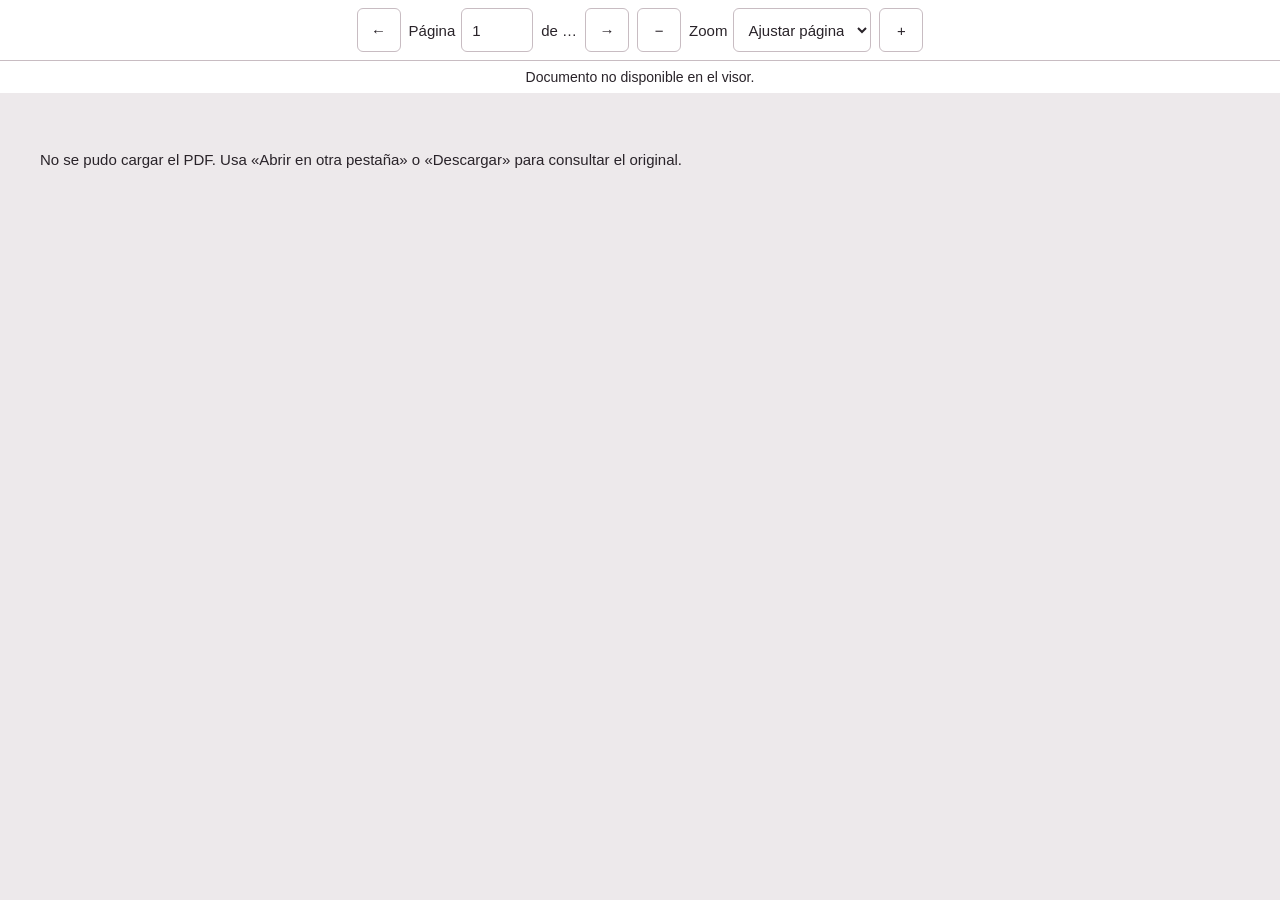
<file: quintana-roo/pdf-viewer.html>
<!doctype html><html lang="es"><meta charset="utf-8"><meta name="viewport" content="width=device-width,initial-scale=1"><meta name="author" content="Luis Montañez Escobar"><title>Visor de documentos</title><link rel="stylesheet" href="../vendor/pdfjs/pdf_viewer.css"><style>
*{box-sizing:border-box}body{margin:0;font:15px Arial,sans-serif;background:#ede9eb;color:#292329}button,input,select{font:inherit;min-height:44px;border:1px solid #c8bcc2;border-radius:6px;background:#fff;color:inherit;padding:6px 10px}button{cursor:pointer}button:focus-visible,input:focus-visible,select:focus-visible{outline:3px solid #9b753f;outline-offset:2px}.pdf-tools{display:flex;align-items:center;justify-content:center;gap:8px;flex-wrap:wrap;padding:8px;background:#fff;border-bottom:1px solid #c8bcc2;position:sticky;top:0;z-index:10}.pdf-tools label{display:flex;align-items:center;gap:6px}.pdf-tools input{width:72px}.pdf-tools button{min-width:44px}.pdf-scroll{height:calc(100dvh - 64px);overflow:auto;overscroll-behavior:contain;padding:16px}.pdf-page{position:relative;margin:0 auto;background:white;box-shadow:0 2px 12px #33223322}.pdf-page canvas{display:block}.textLayer{position:absolute;inset:0;overflow:hidden;line-height:1;text-align:initial}.pdf-status{text-align:center;margin:0;padding:8px;background:white;font-size:14px}#pdfError{padding:24px;line-height:1.6} @media(max-width:650px){.pdf-tools{gap:5px}.pdf-tools label{font-size:13px}.pdf-tools select{max-width:140px}.pdf-scroll{height:calc(100dvh - 120px);padding:8px}}
body{height:100vh;height:100dvh;display:flex;flex-direction:column;overflow:hidden}.pdf-tools,.pdf-status{flex-shrink:0}.pdf-scroll{flex:1;min-height:0;height:auto!important;-webkit-overflow-scrolling:touch;overscroll-behavior:auto}.pdf-tools{position:relative;top:auto}@media(max-width:650px){.pdf-tools{display:grid;grid-template-columns:44px minmax(0,1fr) auto 44px;gap:4px;padding:6px}.pdf-tools #prev{grid-column:1;grid-row:1}.pdf-tools label:has(#page){grid-column:2;grid-row:1}.pdf-tools #pageCount{grid-column:3;grid-row:1;font-size:13px}.pdf-tools #next{grid-column:4;grid-row:1}.pdf-tools #minus{grid-column:1;grid-row:2}.pdf-tools label:has(#zoom){grid-column:2/4;grid-row:2;justify-content:center}.pdf-tools #plus{grid-column:4;grid-row:2}.pdf-tools input,.pdf-tools select{font-size:16px}.pdf-tools #page{width:60px}.pdf-tools #zoom{max-width:none;flex:1}.pdf-status{font-size:13px;padding:5px}.pdf-scroll{padding:8px}}
</style><div class="pdf-tools" role="toolbar" aria-label="Página y escala del PDF"><button id="prev" aria-label="Página anterior">←</button><label>Página <input id="page" type="number" value="1" min="1" aria-label="Número de página"></label><span id="pageCount">de …</span><button id="next" aria-label="Página siguiente">→</button><button id="minus" aria-label="Disminuir zoom del PDF">−</button><label>Zoom <select id="zoom" aria-label="Zoom del PDF"><option value="fit">Ajustar página</option><option value="width">Ajustar ancho</option><option value="25">25 %</option><option value="50">50 %</option><option value="75">75 %</option><option value="100">100 %</option><option value="125">125 %</option><option value="150">150 %</option><option value="200">200 %</option><option value="300">300 %</option></select></label><button id="plus" aria-label="Aumentar zoom del PDF">+</button></div><p id="status" class="pdf-status" role="status">Cargando documento…</p><main id="scroll" class="pdf-scroll" aria-label="Documento PDF"><div id="paper" class="pdf-page"><canvas id="canvas" aria-hidden="true"></canvas><div id="text" class="textLayer"></div></div><p id="pdfError" hidden></p></main><script type="module" src="pdf-viewer.js"></script></html>
</file>
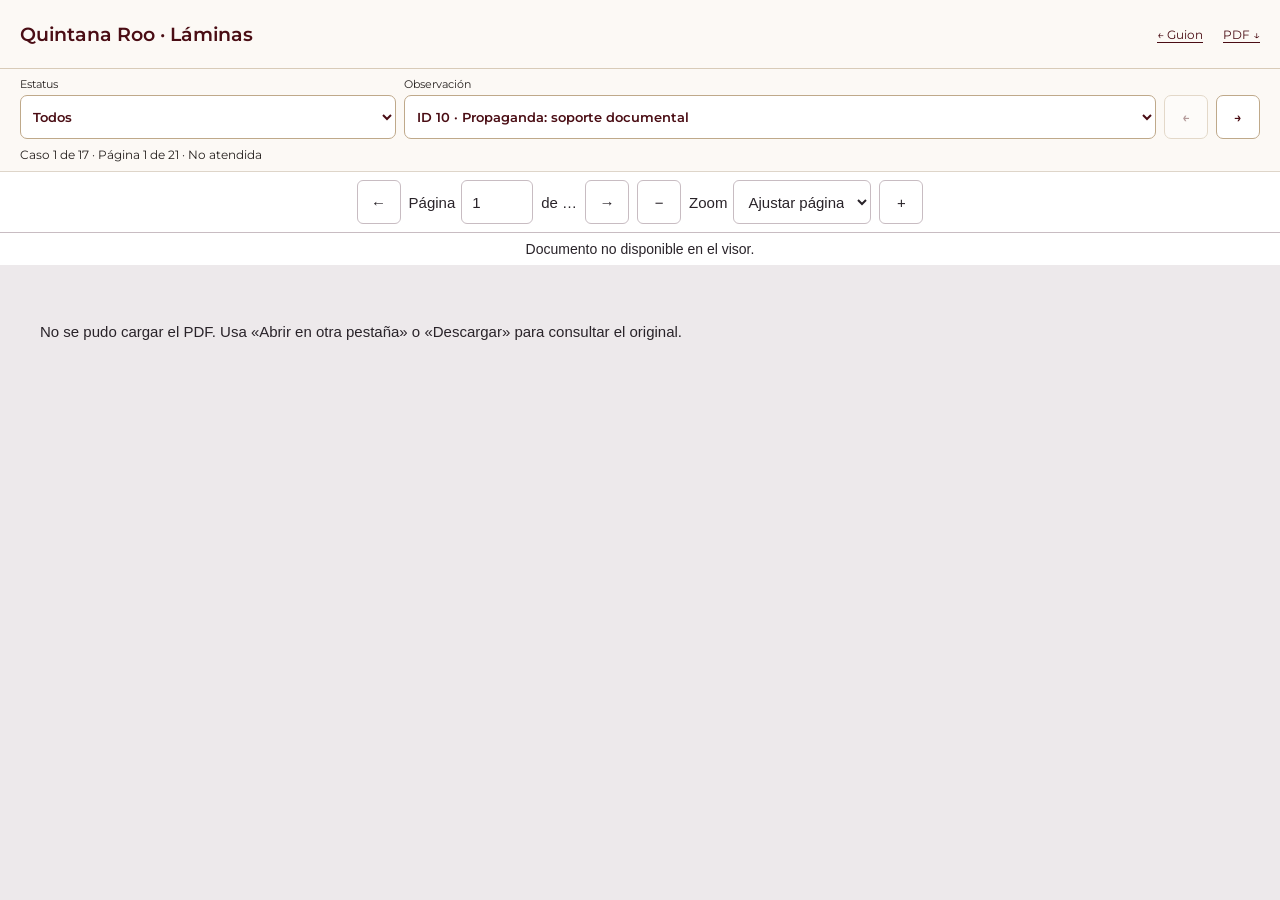
<file: quintana-roo/qroo-laminas.html>
<!doctype html><html lang="es-MX"><head><meta charset="utf-8"><meta name="viewport" content="width=device-width,initial-scale=1"><meta name="author" content="Luis Montañez Escobar"><title>Quintana Roo · Láminas de exposición</title><style>
@font-face{font-family:Montserrat;src:url(assets/fonts/Montserrat-Regular.ttf)}@font-face{font-family:Montserrat;src:url(assets/fonts/Montserrat-SemiBold.ttf);font-weight:600}*{box-sizing:border-box}body{margin:0;height:100vh;height:100dvh;display:flex;flex-direction:column;background:#fcf9f5;color:#26211f;font:14px Montserrat,Arial,sans-serif}header{padding:12px 20px;border-bottom:1px solid #d8cbb8;display:flex;gap:12px;align-items:center;justify-content:space-between}h1{font-size:19px;margin:0;color:#4a0d14}a{color:#4a0d14;text-underline-offset:3px}.actions{display:flex;gap:20px}.actions a{min-height:44px;display:inline-flex;align-items:center;font-size:12px}nav{display:grid;grid-template-columns:minmax(140px,1fr) minmax(170px,2fr) auto auto;gap:8px;padding:8px 20px;align-items:end}label{display:grid;gap:4px;font-size:11px}button,select{font:600 13px Montserrat,Arial,sans-serif;min-height:44px;background:#fff;border:1px solid #bfa98a;border-radius:7px;color:#4a0d14;padding:8px;max-width:100%}button{cursor:pointer;min-width:44px}button:disabled{opacity:.4;cursor:default}a:focus-visible,button:focus-visible,select:focus-visible{outline:3px solid #a57c3f;outline-offset:2px}#scope{font-size:12px;margin:0;padding:0 20px 8px;min-height:24px}iframe{flex:1;min-height:0;width:100%;border:0;border-top:1px solid #ded5c9;background:#ece8e1}@media(max-width:600px){header{padding:6px 12px}h1{font-size:15px}.actions{gap:10px}.actions a{font-size:11px;min-height:38px}nav{padding:6px 12px;grid-template-columns:minmax(0,1fr) minmax(0,1.4fr) 40px 40px;gap:5px}select,button{font-size:11px;padding:6px;min-width:0}#scope{font-size:11px;padding:0 12px 6px}}
</style></head><body><header><h1>Quintana Roo · Láminas</h1><div class="actions"><a href="qroo-guion.html">← Guion</a><a id="download" href="QROO_No_atendidas_y_seguimientos.pdf" download>PDF ↓</a></div></header><nav aria-label="Navegar por las láminas"><label>Estatus<select id="status"><option value="">Todos</option></select></label><label>Observación<select id="slide"></select></label><button id="previous" aria-label="Página anterior">←</button><button id="next" aria-label="Página siguiente">→</button></nav><p id="scope" role="status" aria-live="polite"></p><iframe id="viewer" title="Lámina de Quintana Roo"></iframe><script>
const slides=[{"id": "10", "status": "No atendida", "title": "ID 10 · Propaganda: soporte documental", "pageStart": 1, "pageEnd": 1}, {"id": "23", "status": "No atendida", "title": "ID 23 · Registro extemporáneo de operaciones", "pageStart": 2, "pageEnd": 3}, {"id": "8", "status": "No atendida", "title": "ID 8 · Reportes trimestrales de gasto programado", "pageStart": 4, "pageEnd": 5}, {"id": "15", "status": "Seguimiento Dictamen CEN", "title": "ID 15 · CFDI recibidos no localizados", "pageStart": 6, "pageEnd": 6}, {"id": "16", "status": "Seguimiento Dictamen CEN", "title": "ID 16 · CFDI de operaciones de otros ejercicios", "pageStart": 7, "pageEnd": 7}, {"id": "12", "status": "Seguimiento", "title": "ID 12 · Cuentas por pagar", "pageStart": 8, "pageEnd": 8}, {"id": "14", "status": "Seguimiento", "title": "ID 14 · Cuotas del ejercicio 2025", "pageStart": 9, "pageEnd": 9}, {"id": "19", "status": "Seguimiento", "title": "ID 19 · IMSS: pago y regularización del saldo", "pageStart": 10, "pageEnd": 10}, {"id": "13", "status": "Seguimiento", "title": "ID 13 · Pasivos generados en 2024", "pageStart": 11, "pageEnd": 11}, {"id": "9", "status": "Seguimiento", "title": "ID 9 · Cuentas por cobrar", "pageStart": 12, "pageEnd": 12}, {"id": "3", "status": "Informativa", "title": "ID 3 · Solicitudes del informe anual 2024", "pageStart": 13, "pageEnd": 13}, {"id": "17", "status": "Seguimiento y Vista única en el CEN", "title": "ID 17 · Confirmaciones con autoridades", "pageStart": 14, "pageEnd": 14}, {"id": "18", "status": "Seguimiento Dictamen CEN", "title": "ID 18 · Cuenta bancaria no reportada", "pageStart": 15, "pageEnd": 15}, {"id": "20", "status": "Seguimiento a Dictamen CEN", "title": "ID 20 · Confirmaciones con proveedores", "pageStart": 16, "pageEnd": 17}, {"id": "21", "status": "Seguimiento a Dictamen CEN", "title": "ID 21 · Confirmaciones con casas encuestadoras", "pageStart": 18, "pageEnd": 18}, {"id": "24", "status": "Seguimiento", "title": "ID 24 · Traspaso de saldos de campaña", "pageStart": 19, "pageEnd": 19}, {"id": "26", "status": "Sin pronunciamiento", "title": "ID 26 · Recomendación sobre comprobación fiscal", "pageStart": 20, "pageEnd": 21}];
const pdfPages=21;
const pdf='QROO_No_atendidas_y_seguimientos.pdf?v=fca0602bf0ed';
const viewer=document.getElementById('viewer'),status=document.getElementById('status'),select=document.getElementById('slide'),previous=document.getElementById('previous'),next=document.getElementById('next'),scope=document.getElementById('scope');let current=null,currentPage=null;
document.getElementById('download').href=pdf;
function group(s){return s.startsWith('Seguimiento')?'Seguimiento':s}
[...new Set(slides.map(s=>group(s.status)))].forEach(s=>status.add(new Option(s,s)));
function filtered(){return slides.filter(s=>!status.value||group(s.status)===status.value)}
function pagesFor(list){return list.flatMap(s=>Array.from({length:(s.pageEnd??s.pageStart??s.page)-(s.pageStart??s.page)+1},(_,i)=>({s,page:(s.pageStart??s.page)+i})))}
function show(id,hash=true,requestedPage=null){let list=filtered(),s=list.find(s=>s.id===String(id))||list[0];if(!s)return;current=s;select.value=s.id;let start=s.pageStart??s.page,end=s.pageEnd??start,page=Number(requestedPage);if(!Number.isInteger(page)||page<start||page>end)page=start;currentPage=page;let pages=pagesFor(list),position=pages.findIndex(x=>x.s.id===s.id&&x.page===page);previous.disabled=position===0;next.disabled=position===pages.length-1;scope.textContent='Caso '+(list.indexOf(s)+1)+' de '+list.length+' · Página '+page+' de '+pdfPages+(page>start?' · Continuación':'')+' · '+s.status;viewer.title=s.title+(page>start?' · Continuación':'');if(viewer.dataset.page!==String(page)){viewer.src='pdf-viewer.html?file='+encodeURIComponent(pdf)+'&page='+page+'&zoom=fit';viewer.dataset.page=page}if(hash)history.replaceState(null,'','#id-'+s.id+(page>start?'-p-'+page:''))}
function populate(id,page){select.replaceChildren();filtered().forEach(s=>select.add(new Option(s.title,s.id)));show(id,true,page)}
function move(delta){let pages=pagesFor(filtered()),i=pages.findIndex(x=>x.s.id===current.id&&x.page===currentPage),x=pages[i+delta];if(x)show(x.s.id,true,x.page)}
status.addEventListener('change',()=>populate(current?.id));select.addEventListener('change',()=>show(select.value));previous.addEventListener('click',()=>move(-1));next.addEventListener('click',()=>move(1));document.addEventListener('keydown',e=>{if(e.altKey||e.ctrlKey||e.metaKey||/^(INPUT|SELECT|TEXTAREA|BUTTON)$/.test(e.target.tagName)||e.target.isContentEditable)return;if(e.key==='ArrowLeft'||e.key==='ArrowRight'){e.preventDefault();move(e.key==='ArrowRight'?1:-1)}});
function fromHash(){let match=location.hash.match(/^#id-(\d+)(?:-p-(\d+))?$/),id=match?.[1],page=match?.[2];let legacy=location.hash.match(/^#lamina-(\d+)$/)?.[1];if(!id&&legacy){page=Number(legacy);id=slides.find(s=>(s.pageStart??s.page)<=page&&(s.pageEnd??s.pageStart??s.page)>=page)?.id}if(id&&slides.some(s=>s.id===id)){status.value='';populate(id,page)}else populate(slides[0].id)}window.addEventListener('hashchange',fromHash);fromHash();
</script></body></html>
</file>
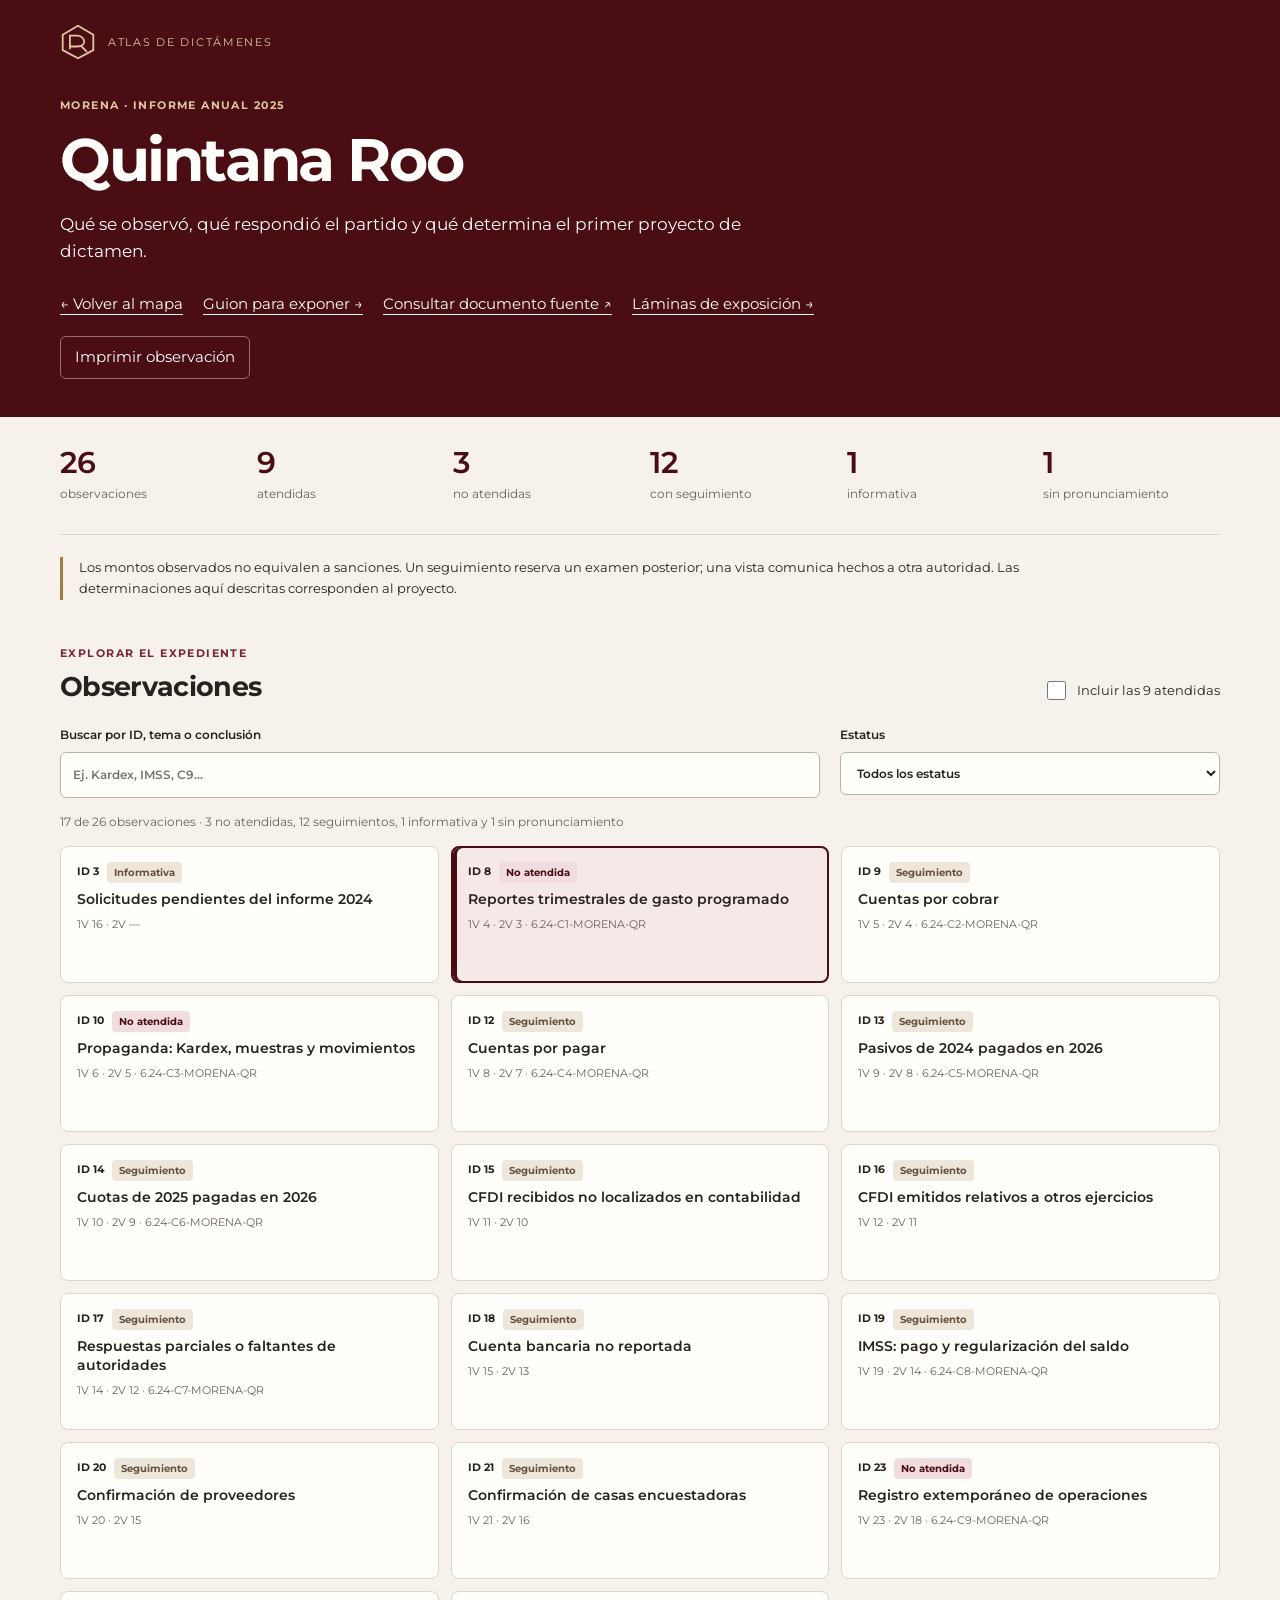
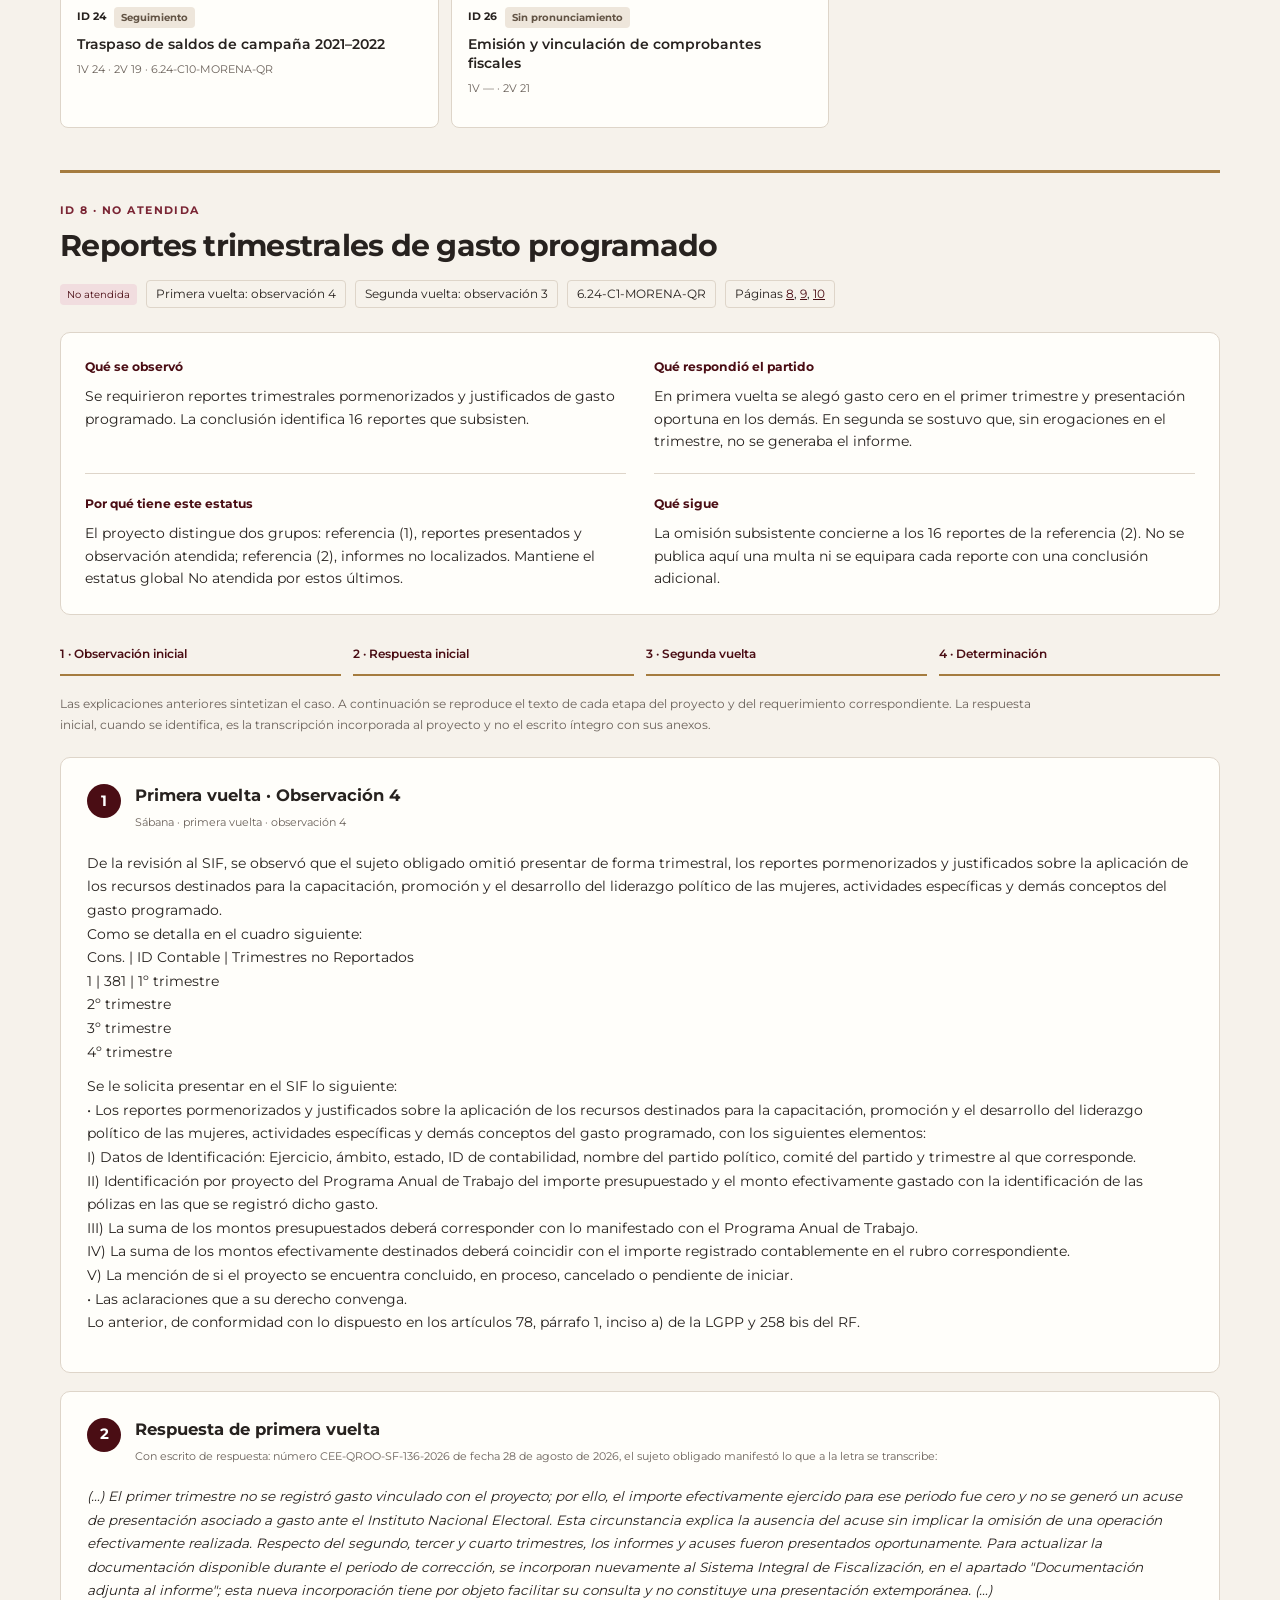
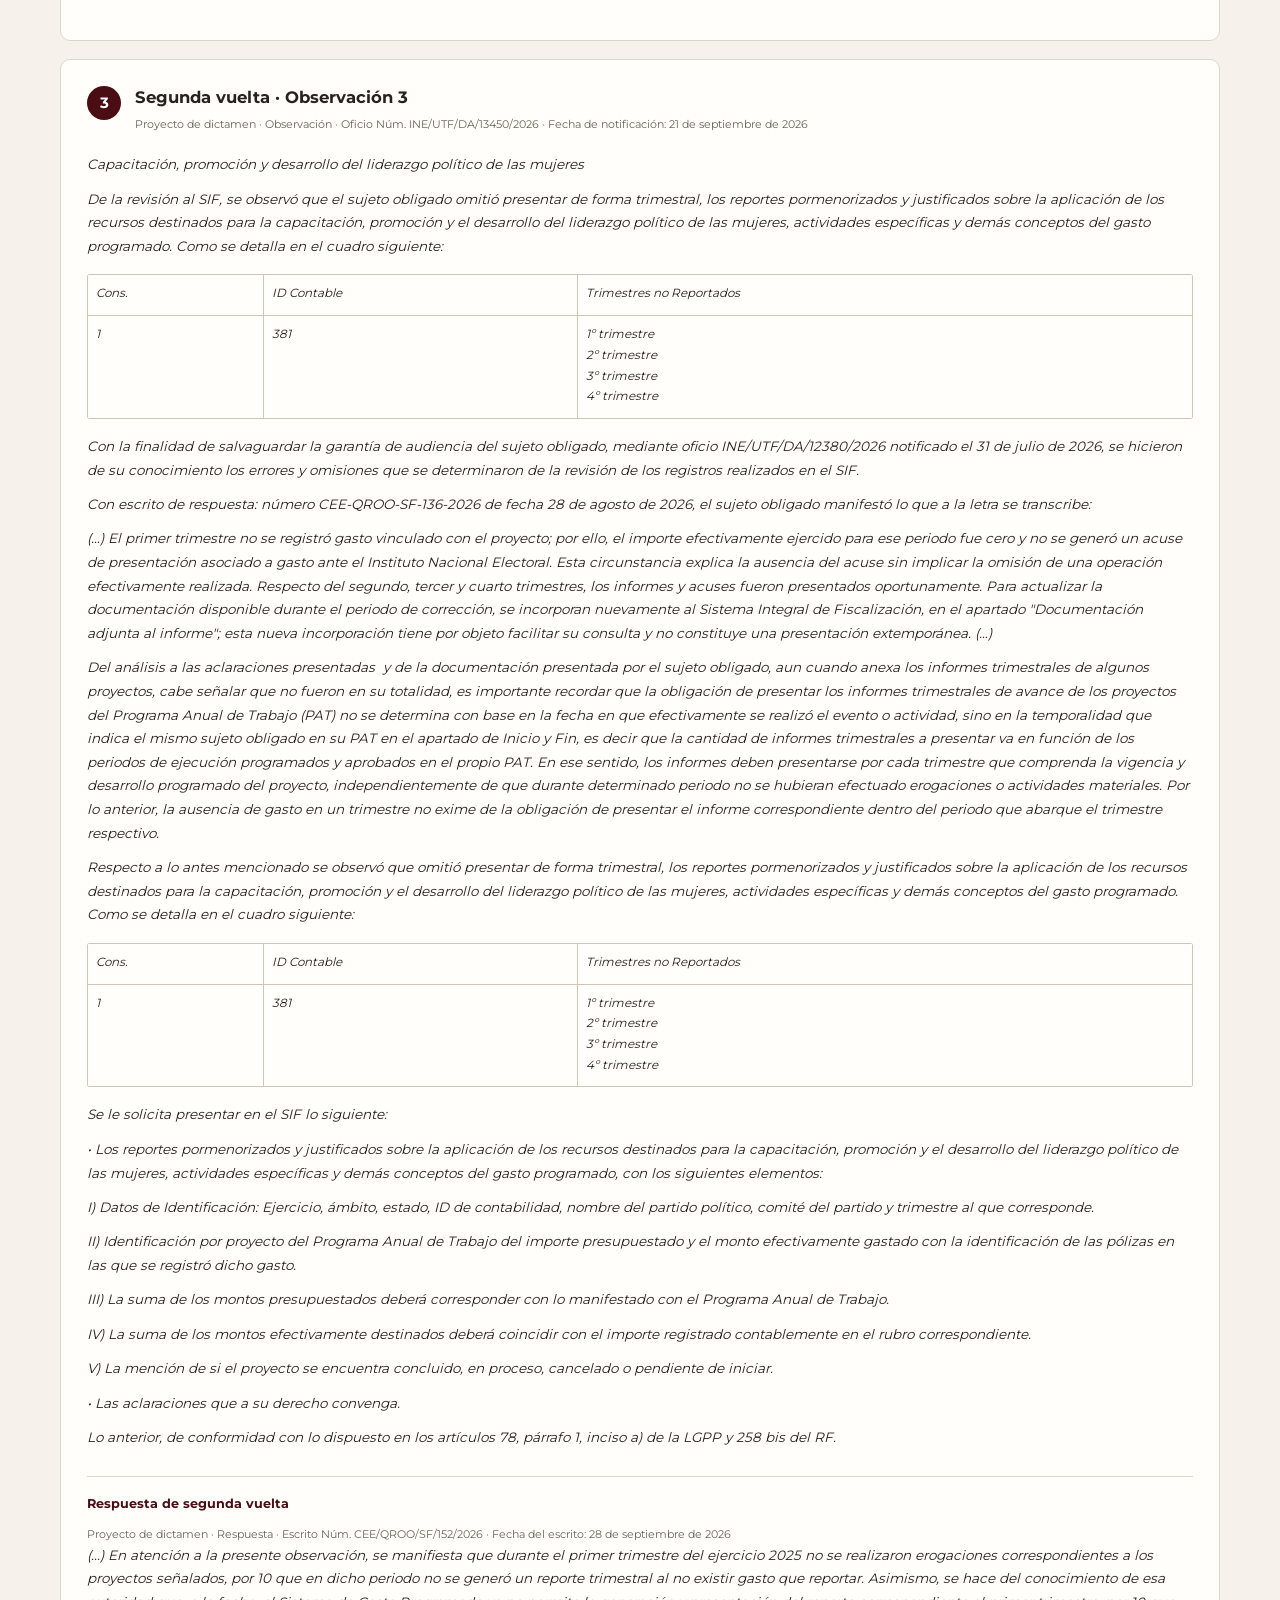
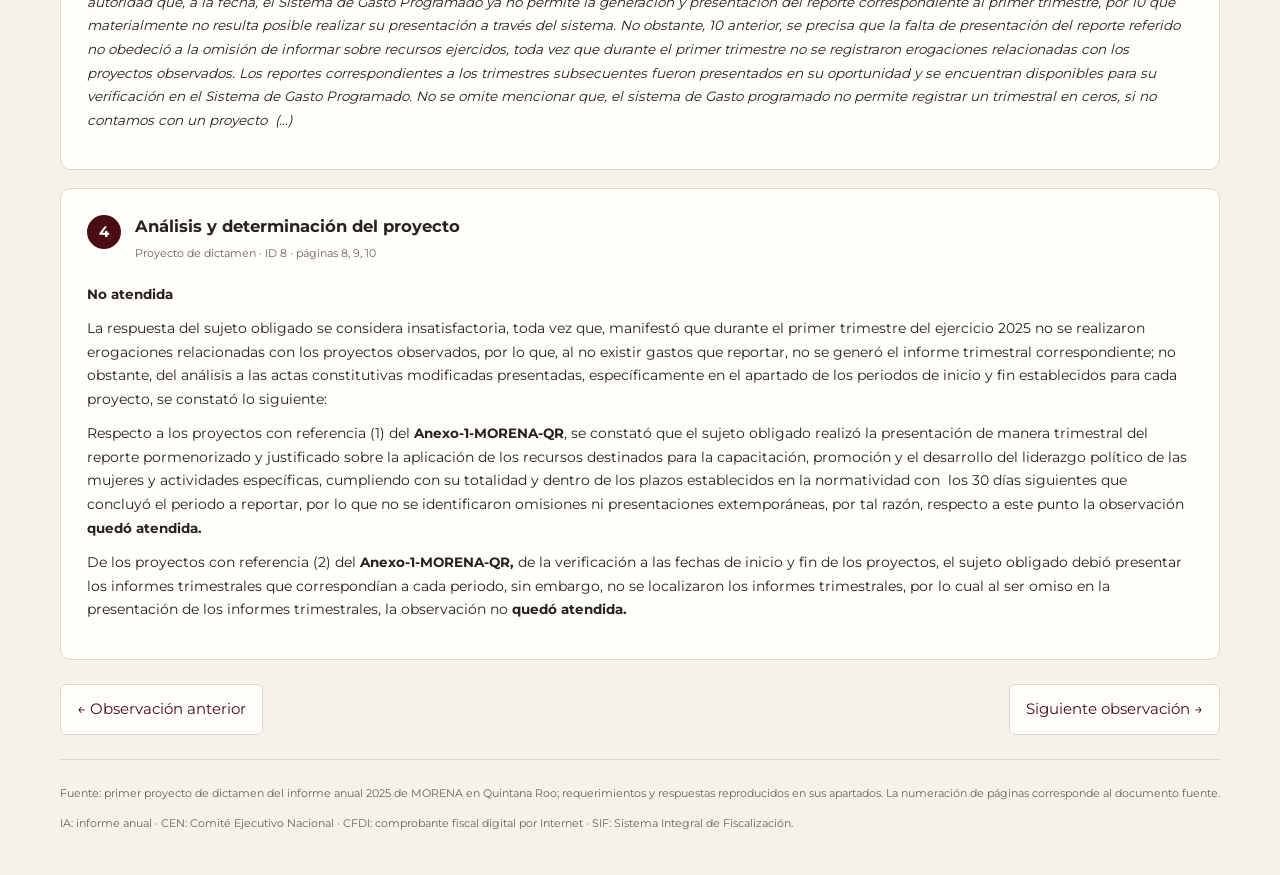
<file: quintana-roo/qroo.html>
<!doctype html><html lang="es"><head><meta charset="utf-8"><meta name="viewport" content="width=device-width, initial-scale=1"><meta name="author" content="Luis Montañez Escobar"><title>Quintana Roo · Observaciones y respuestas</title><link rel="stylesheet" href="qroo-style.css"></head><body><a class="skip" href="#lectura">Ir a la observación</a><header><div class="brand"><svg width="36" height="36" viewBox="0 0 40 40" aria-hidden="true"><path d="M20 2 37 12v17L20 38 3 29V12Z" fill="none" stroke="currentColor" stroke-width="2"/><path d="M11 28V13h8c9 0 12 12 0 12h-8m12-1 7 7" fill="none" stroke="currentColor" stroke-width="2"/></svg><span>ATLAS DE DICTÁMENES</span></div><div class="hero"><p class="eyebrow">MORENA · INFORME ANUAL 2025</p><h1>Quintana Roo</h1><p class="intro">Qué se observó, qué respondió el partido y qué determina el primer proyecto de dictamen.</p><div class="source-links"><a href="../index.html">← Volver al mapa</a><a href="qroo-guion.html">Guion para exponer →</a><a id="documento" target="_blank" rel="noopener">Consultar documento fuente ↗</a><a href="qroo-laminas.html">Láminas de exposición →</a><button id="print" type="button">Imprimir observación</button></div></div></header><main><section class="overview" aria-label="Panorama del dictamen"><div><strong>26</strong><span>observaciones</span></div><div><strong>9</strong><span>atendidas</span></div><div><strong>3</strong><span>no atendidas</span></div><div><strong>12</strong><span>con seguimiento</span></div><div><strong>1</strong><span>informativa</span></div><div><strong>1</strong><span>sin pronunciamiento</span></div></section><p class="notice">Los montos observados no equivalen a sanciones. Un seguimiento reserva un examen posterior; una vista comunica hechos a otra autoridad. Las determinaciones aquí descritas corresponden al proyecto.</p><section class="filters" aria-label="Seleccionar observaciones"><div class="filtertop"><div><p class="eyebrow">EXPLORAR EL EXPEDIENTE</p><h2>Observaciones</h2></div><label class="check"><input type="checkbox" id="all"> Incluir las 9 atendidas</label></div><div class="fields"><label>Buscar por ID, tema o conclusión<input id="search" type="search" placeholder="Ej. Kardex, IMSS, C9…"></label><label>Estatus<select id="status"><option value="">Todos los estatus</option><option>No atendida</option><option>Seguimiento</option><option>Informativa</option><option>Sin pronunciamiento</option><option>Atendida</option></select></label></div><p class="result" id="count" aria-live="polite"></p><div id="cards" class="cards"></div></section><article id="lectura" tabindex="-1"><div class="selected-head"><p id="selectedMeta" class="eyebrow"></p><h2 id="selectedTitle"></h2><div class="tags" id="selectedTags"></div></div><section class="explanation" aria-label="Explicación de la observación" id="explanation"></section><nav class="stages-nav" aria-label="Etapas de lectura"><a href="#stage1">1 · Observación inicial</a><a href="#stage2">2 · Respuesta inicial</a><a href="#stage3">3 · Segunda vuelta</a><a href="#stage4">4 · Determinación</a></nav><p class="reading-note">Las explicaciones anteriores sintetizan el caso. A continuación se reproduce el texto de cada etapa del proyecto y del requerimiento correspondiente. La respuesta inicial, cuando se identifica, es la transcripción incorporada al proyecto y no el escrito íntegro con sus anexos.</p><div id="stages"></div><div class="next"><button id="prev" type="button">← Observación anterior</button><button id="next" type="button">Siguiente observación →</button></div></article><footer><p>Fuente: primer proyecto de dictamen del informe anual 2025 de MORENA en Quintana Roo; requerimientos y respuestas reproducidos en sus apartados. La numeración de páginas corresponde al documento fuente.</p><p>IA: informe anual · CEN: Comité Ejecutivo Nacional · CFDI: comprobante fiscal digital por Internet · SIF: Sistema Integral de Fiscalización.</p></footer></main><script src="qroo-data.js"></script><script src="qroo-app.js"></script></body></html>
</file>
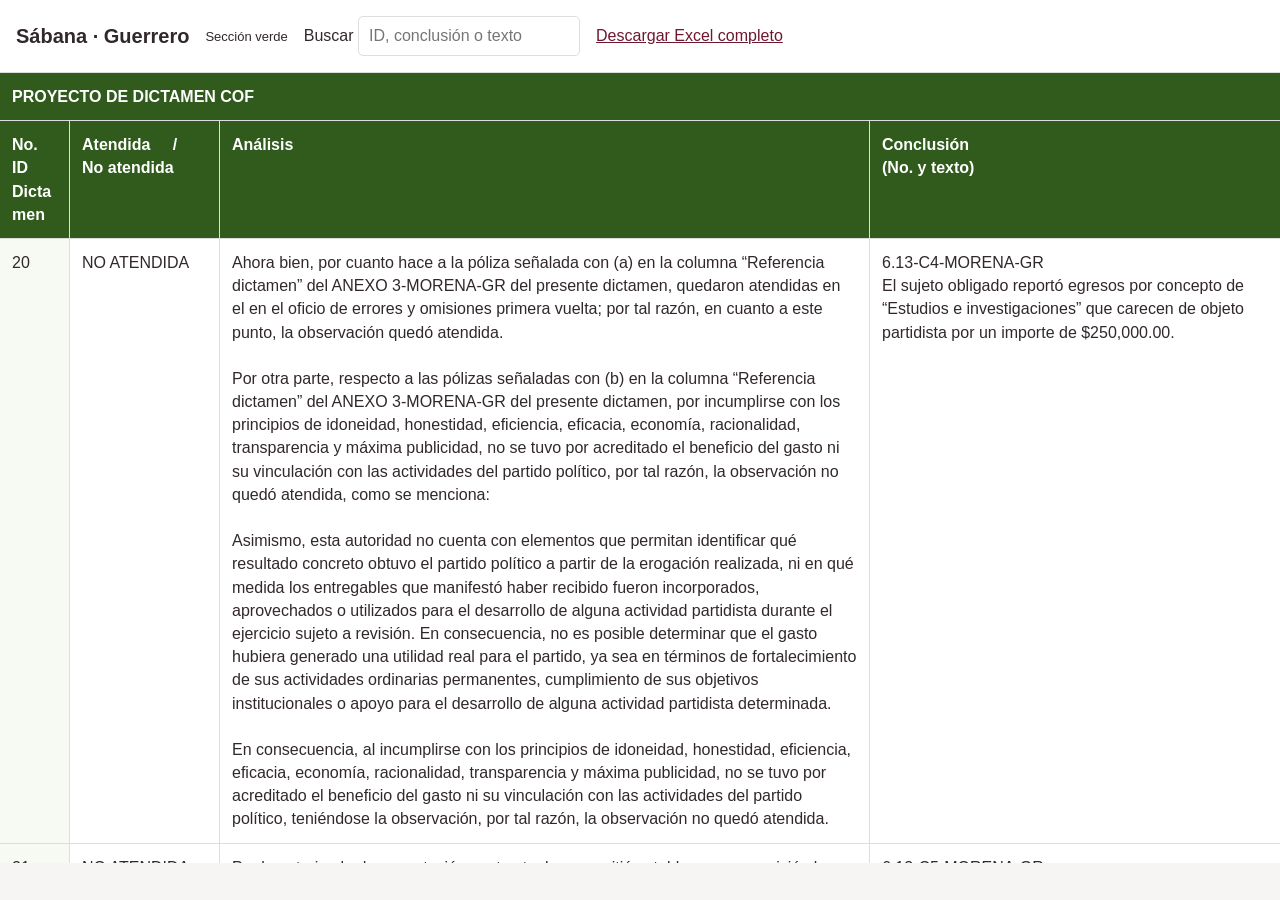
<file: documentos/Guerrero/Sabana_Guerrero.html>
<!doctype html><html lang="es"><head><meta charset="utf-8"><meta name="viewport" content="width=device-width,initial-scale=1"><meta name="author" content="Luis Montañez Escobar"><title>Sábana · Guerrero</title><style>*{box-sizing:border-box}body{margin:0;font:16px 'Arial Narrow',Arial,sans-serif;color:#31282c;background:#f7f5f4}header{padding:16px;background:white;border-bottom:1px solid #ddd;position:sticky;top:0;z-index:3;display:flex;gap:16px;flex-wrap:wrap;align-items:center}h1{font-size:20px;margin:0}p{margin:0;font-size:13px}input{padding:10px;border:1px solid #ddd;border-radius:5px;font:inherit;max-width:100%}a{color:#6e1730}.scroll{overflow:auto;height:calc(100dvh - 110px)}table{border-collapse:separate;border-spacing:0;table-layout:fixed;width:2600px;background:white}td{padding:12px;vertical-align:top;white-space:pre-wrap;overflow-wrap:anywhere;border-bottom:1px solid #ddd;border-right:1px solid #ddd;line-height:1.45;width:230px}td:nth-child(1){width:70px;position:sticky;left:0;background:#f6faf3;z-index:1}td:nth-child(2){width:150px}td:nth-child(3){width:650px}td:nth-child(4){width:430px}tr:nth-child(-n+2) td{background:#315b1d;color:white;font-weight:bold}tr:nth-child(2) td{position:sticky;top:0;z-index:2}[hidden]{display:none!important}@media print{header{position:static}input{display:none}.scroll{height:auto;overflow:visible}table{width:100%;font-size:7px}td{width:auto!important;padding:3px}td:nth-child(1),tr:nth-child(2) td{position:static}}</style></head><body><header><h1>Sábana · Guerrero</h1><p>Sección verde</p><label>Buscar <input type="search" id="search" placeholder="ID, conclusión o texto"></label><a href="Sabana_Guerrero.xlsx" download>Descargar Excel completo</a></header><div class="scroll" tabindex="0" aria-label="Sección verde: desplázate horizontalmente para consultar todas las columnas"><table aria-label="Sábana de la sección verde"><colgroup><col style="width:70px"><col style="width:150px"><col style="width:650px"><col style="width:430px"><col style="width:180px"><col style="width:230px"><col style="width:230px"><col style="width:330px"><col style="width:330px"></colgroup><tbody><tr><td colspan="9">PROYECTO DE DICTAMEN COF</td></tr><tr><td data-cell="V9">No. ID Dictamen</td><td data-cell="W9">Atendida     /       No atendida</td><td data-cell="X9">Análisis</td><td data-cell="Y9">Conclusión 
(No. y texto)</td><td data-cell="Z9">Monto involucrado</td><td data-cell="AA9">Anexo</td><td data-cell="AB9">Filas del anexo</td><td data-cell="AC9">Normativa que inclumplió</td><td data-cell="AD9">Falta concreta</td></tr><tr><td data-cell="V14">20</td><td data-cell="W14">NO ATENDIDA</td><td data-cell="X14">Ahora bien, por cuanto hace a la póliza señalada con (a) en la columna “Referencia dictamen” del ANEXO 3-MORENA-GR del presente dictamen, quedaron atendidas en el en el oficio de errores y omisiones primera vuelta; por tal razón, en cuanto a este punto, la observación quedó atendida.

Por otra parte, respecto a las pólizas señaladas con (b) en la columna “Referencia dictamen” del ANEXO 3-MORENA-GR del presente dictamen, por incumplirse con los principios de idoneidad, honestidad, eficiencia, eficacia, economía, racionalidad, transparencia y máxima publicidad, no se tuvo por acreditado el beneficio del gasto ni su vinculación con las actividades del partido político, por tal razón, la observación no quedó atendida, como se menciona:

Asimismo, esta autoridad no cuenta con elementos que permitan identificar qué resultado concreto obtuvo el partido político a partir de la erogación realizada, ni en qué medida los entregables que manifestó haber recibido fueron incorporados, aprovechados o utilizados para el desarrollo de alguna actividad partidista durante el ejercicio sujeto a revisión. En consecuencia, no es posible determinar que el gasto hubiera generado una utilidad real para el partido, ya sea en términos de fortalecimiento de sus actividades ordinarias permanentes, cumplimiento de sus objetivos institucionales o apoyo para el desarrollo de alguna actividad partidista determinada.

En consecuencia, al incumplirse con los principios de idoneidad, honestidad, eficiencia, eficacia, economía, racionalidad, transparencia y máxima publicidad, no se tuvo por acreditado el beneficio del gasto ni su vinculación con las actividades del partido político, teniéndose la observación, por tal razón, la observación no quedó atendida.</td><td data-cell="Y14">6.13-C4-MORENA-GR
El sujeto obligado reportó egresos por concepto de “Estudios e investigaciones” que carecen de objeto partidista por un importe de $250,000.00.</td><td data-cell="Z14">250000</td><td data-cell="AA14">Anexo 3-MORENA-GR</td><td data-cell="AB14"></td><td data-cell="AC14">25, numeral 1, inciso n) de la LGPP.</td><td data-cell="AD14">Gastos sin objeto partidista.</td></tr><tr><td data-cell="V15">21</td><td data-cell="W15">NO ATENDIDA</td><td data-cell="X15">Por lo anterior, la documentación contractual no permitió establecer con precisión las características y condiciones bajo las cuales debía ejecutarse el servicio, ni contar con elementos suficientes para valorar las muestras presentadas en relación con el objeto efectivamente contratado, por lo que este punto se tiene por insatisfecho.

Asimismo, de la información proporcionada no se desprende qué decisiones, acciones, estrategias o actividades partidistas se hubieran generado o modificado como consecuencia de los resultados del supuesto monitoreo, ni se identifican productos, conclusiones o resultados que permitan conocer la utilidad que la información recopilada tuvo para el sujeto obligado. En consecuencia, no es posible establecer una relación entre el servicio presuntamente contratado y un resultado concreto que haya favorecido el cumplimiento de las actividades ordinarias permanentes del partido.

Por lo anterior, esta autoridad considera que no se acreditó que la erogación por $131,182.08 hubiera generado un beneficio efectivo para el sujeto obligado, al no identificarse una utilidad concreta derivada del servicio contratado que pudiera ser relacionada objetivamente con el desarrollo de sus actividades ordinarias permanentes.

En consecuencia, al incumplirse con los principios de idoneidad, honestidad, eficiencia, eficacia, economía, racionalidad, transparencia y máxima publicidad, no se tuvo por acreditado el beneficio del gasto ni su vinculación con las actividades del partido político, teniéndose la observación, por tal razón, la observación no quedó atendida.</td><td data-cell="Y15">6.13-C5-MORENA-GR
El sujeto obligado reportó egresos por concepto de “Monitoreo y levantamiento de imagen” que carecen de objeto partidista por un importe de $131,182.08.</td><td data-cell="Z15">131182.08</td><td data-cell="AA15">Anexo 4-MORENA-GR
Anexo 2-MORENA-GR</td><td data-cell="AB15"></td><td data-cell="AC15">25, numeral 1, inciso n) de la LGPP.</td><td data-cell="AD15">Gastos sin objeto partidista.</td></tr><tr><td data-cell="V16">22</td><td data-cell="W16">NO ATENDIDA</td><td data-cell="X16">Del análisis a las aclaraciones presentadas por el sujeto obligado y de la revisión a la documentación registrada en el SIF, se determinó lo siguiente:

Respecto a los proyectos relacionados con tareas editoriales señalados con (2) en la columna “Referencia dictamen” del ANEXO 5-MORENA-GR del presente dictamen, el sujeto obligado no se manifestó al respecto en su respuesta por lo tanto esta autoridad procedió a realizar una búsqueda exhaustiva en el SIF, sin localizar documentación que acredite que dio aviso a la autoridad para llevar a cabo la verificación del tiraje respectivo; por tal razón, la observación no quedó atendida.</td><td data-cell="Y16">6.13-C6-MORENA-GR
El sujeto obligado omitió presentar aviso a la autoridad, para llevar a cabo la verificación de tiraje por concepto de la elaboración de una revista y de documentos básicos.</td><td data-cell="Z16"></td><td data-cell="AA16">Anexo 5-MORENA-GR</td><td data-cell="AB16">Referencia Dictamen: 2</td><td data-cell="AC16">173, numeral 3 y 277, numeral 1, inciso a) del RF.</td><td data-cell="AD16">Omisión de presentar avisos de invitación a la verificación de tiraje de Tareas Editoriales.</td></tr><tr><td data-cell="V17">23</td><td data-cell="W17">NO ATENDIDA</td><td data-cell="X17">Derivado de lo anterior, la respuesta se consideró insatisfactoria, toda vez que el sujeto obligado no destinó la totalidad del financiamiento público correspondiente a Actividades Específicas, como se detalla en el cuadro siguiente:

En consecuencia, se constató que omitió destinar el porcentaje del financiamiento público correspondiente a actividades específicas para el ejercicio 2025 por un importe de $17,843.07; por tal razón, la observación no quedó atendida.</td><td data-cell="Y17">6.13-C7-MORENA-GR
El sujeto obligado omitió destinar el porcentaje mínimo del financiamiento público ordinario otorgado en el ejercicio 2025, para el desarrollo de actividades específicas, por un monto de $17,843.07.</td><td data-cell="Z17">17843.07</td><td data-cell="AA17"></td><td data-cell="AB17"></td><td data-cell="AC17">51, numeral 1, inciso a), fracción IV, e inciso c), fracción I de la LGPP y 163, numeral 1, inciso a) del RF y Acuerdo 002/SE/14-01-2025 del Instituto Electoral y de Participación Ciudadana de Guerrero https://www.iepcgro.mx/principal/uploads/gaceta/2025/1ext/acuerdo002.pdf</td><td data-cell="AD17">No destinar el recurso establecido para Actividades Específicas.</td></tr><tr><td data-cell="V20">25</td><td data-cell="W20">NO ATENDIDA</td><td data-cell="X20">Del análisis a las aclaraciones presentadas por el sujeto obligado y de la revisión a la documentación registrada en el SIF, se determinó lo siguiente:

Aun cuando manifiesta que reconoce de manera transparente que la presentación de las invitaciones referidas se realizó fuera del plazo establecido y que la presentación tardía no puede considerarse una falta sustantiva; la respuesta del sujeto obligado se considera insatisfactoria toda vez que contraviene con lo estipulado en la Ley electoral la cual establece que las invitaciones deben ser notificadas con al menos diez días de anticipación a la celebración, junto con la descripción y objetivo del evento, así como su ubicación, horario, los temas a tratar y el número estimado de asistentes desagregados por sexo, edad, así como otros criterios que se consideren relevantes, para que esta UTF este en posibilidades de atender y realizar el acompañamiento; por tal razón, la observación no quedó atendida.

Lo anterior se detalla en el ANEXO 6-MORENA-GR del presente dictamen.</td><td data-cell="Y20">6.13-C8-MORENA-GR
Omitió presentar con al menos diez días de anticipación 2 invitaciones para eventos de actividades específicas durante el ejercicio 2025.</td><td data-cell="Z20"></td><td data-cell="AA20">Anexo 6-MORENA-GR</td><td data-cell="AB20"></td><td data-cell="AC20">166, numerales 1 y 2 del RF.</td><td data-cell="AD20">Omisión de presentar con al menos diez días de anticipación invitaciones para eventos de actividades específicas.</td></tr><tr><td data-cell="V23">7</td><td data-cell="W23">SEGUIMIENTO IA2026</td><td data-cell="X23">Derivado de las observaciones al rubro de cuentas por cobrar, el partido realizó un conjunto de aclaraciones y rectificaciones, de los cuales no se realizaron modificaciones a las cifras al 31 de diciembre de 2025, quedando los saldos finales de las cuentas por cobrar con antigüedad menor a un año, de la siguiente manera:

Cuenta
contable
Concepto
Saldos generados
en el ejercicio 2025
Recuperación y comprobación 
de saldos generados en el ejercicio 2025
Saldo al
31/12/2025

(A)
(B)
C=(A-B)
1-1-04-01-0000
Deudores diversos
44,754,547.54
44,425,471.86
$329,075.68

Total
44,754,547.54
44,425,471.86
$329,075.68

La integración de los saldos señalados en el cuadro que antecede se detalla en el ANEXO 1-MORENA-GR del presente dictamen, columna “BE”.

Por lo anterior, se dará puntual seguimiento en el marco de la revisión del Informe Anual 2026, a los saldos pendientes por recuperar al 31 de diciembre de 2025 con antigüedad menor a un año.

Procede señalar que, de conformidad con el artículo 67, numeral 1, del RF, si al cierre de un ejercicio un partido presenta en su contabilidad saldos positivos en las cuentas por cobrar, tales como &quot;Deudores Diversos&quot;, &quot;Gastos por Comprobar”, “Anticipo a Proveedores” o cualquier otra de naturaleza análoga y al cierre del ejercicio siguiente (2026) los mismos saldos continúan sin haberse comprobado, éstos serán considerados como gastos no comprobados, salvo que el partido informe oportunamente de la existencia de alguna excepción legal.</td><td data-cell="Y23">6.13-C1-MORENA-GR
Se dará seguimiento en la revisión del Informe Anual 2026, a los saldos pendientes por recuperar al 31 de diciembre de 2025 con antigüedad menor a un año, por $329,075.68</td><td data-cell="Z23">329075.68</td><td data-cell="AA23">Anexo 1-MORENA-GR</td><td data-cell="AB23"></td><td data-cell="AC23"></td><td data-cell="AD23">Seguimiento al Informe Anual 2026.</td></tr><tr><td data-cell="V25">8</td><td data-cell="W25">SEGUIMIENTO IA2026</td><td data-cell="X25">Derivado de las observaciones al rubro de cuentas por pagar, el partido realizó un conjunto de aclaraciones y rectificaciones, que dieron como resultado modificaciones a las cifras al 31 de diciembre de 2025, quedando los saldos finales de las cuentas por pagar con antigüedad menor a un año, de la siguiente manera:

Cuenta contable
Nombre de la cuenta
Saldos generados en el ejercicio 2024
Pagos realizados en el ejercicio 2024
Saldo al 31/12/2024

(A)
(B)
C=(A-B)
2-1-01-00-0000
Proveedores
$21,302,128.56
21,221,124.56
81,004.00
2-1-02-02-0000
Sueldos por pagar
1,788,191.98
1,788,191.98
0.00
2-1-02-03-0000
Acreedores diversos
4,860,250.29
4,067,033.78
$793,216.51
TOTAL
$27,950,570.83
$27,076,350.32
$874,220.51

La integración de los saldos señalados en el cuadro que antecede se detalla en el ANEXO 2-MORENA-GR del presente dictamen, columna “BE”.

Se dará seguimiento en el marco de la revisión del Informe Anual 2026, a los saldos de cuentas por pagar al 31 de diciembre de 2025 con antigüedad menor a un año.

Es importante señalar que, los saldos reflejados en las cuentas considerados en este momento con antigüedad menor a un año que al cierre del ejercicio siguiente (Informe Anual 2026) continúen sin haberse liquidado, pagado o que, en su caso, no cuenten con alguna excepción legal o convenio de pago, serán considerados como “aportaciones de origen prohibido”, esto de conformidad con lo dispuesto en el artículo 84, numeral 1, inciso a), del Reglamento de Fiscalización.</td><td data-cell="Y25">6.13-C2-MORENA-GR
Se dará seguimiento en la revisión del Informe Anual 2026, a los saldos de cuentas por pagar al 31 de diciembre de 2025 con antigüedad menor a un año, por $874,220.51</td><td data-cell="Z25">874220.51</td><td data-cell="AA25">Anexo 2-MORENA-GR</td><td data-cell="AB25"></td><td data-cell="AC25"></td><td data-cell="AD25">Seguimiento al Informe Anual 2026.</td></tr><tr><td data-cell="V26">28</td><td data-cell="W26">SEGUIMIENTO IA2026</td><td data-cell="X26">Del análisis a las aclaraciones presentadas por el sujeto obligado y de la revisión a la documentación registrada en el SIF, se constató que realizó la recuperación de montos en el ejercicio 2026 mediante las pólizas PN1/EG-16/15-01-26 y PN1/-EG-24/19-01-26, dicha recuperación se analizara en el marco de la revisión al Informe Anual correspondiente a 2026; por lo que, se envía el ANEXO 7-MORENA-GR en el cual se identifica en la columna denominada &quot;AX&quot; un saldo por $ 309,947.66 que corresponden a operaciones realizadas en el ejercicio 2025.</td><td data-cell="Y26">6.13-C9-MORENA-GR
En el marco de la revisión del Informe Anual del ejercicio 2026, esta Unidad dará puntual seguimiento a los saldos con antigüedad menor a un año (de saldos del 2025), por un importe de $309,947.66, con la finalidad de verificar su correcto pago.</td><td data-cell="Z26">309947.66</td><td data-cell="AA26">Anexo 7-MORENA-GR</td><td data-cell="AB26"></td><td data-cell="AC26"></td><td data-cell="AD26">Seguimiento al Informe Anual 2026.</td></tr><tr><td data-cell="V30">29</td><td data-cell="W30">NO ATENDIDA</td><td data-cell="X30">Por lo anterior, los elementos obtenidos mediante la verificación realizada permiten subsanar las inconsistencias inicialmente advertidas respecto de la identificación de las personas que intervienen en la entrega y recepción de los bienes, así como acreditar su distribución al personal que forma parte de la estructura del CEE MORENA Guerrero.

En consecuencia, al contar con elementos suficientes que permiten acreditar la entrega y distribución de los materiales y suministros observados; por tal razón, la observación quedó atendida.

En consecuencia, al no haber acreditado documentalmente la aplicación y destino de los bienes que integran el saldo generado en 2020 por $296,347.28, y toda vez que dicho saldo permanece registrado en la cuenta de “Gastos por amortizar”; por tal razón, la observación no quedó atendida.</td><td data-cell="Y30">6.13-C10-MORENA-GR
El sujeto obligado omitió comprobar los gastos realizados por concepto de playeras y lonas, en el ejercicio 2020 por un monto de $296,347.28</td><td data-cell="Z30">296347.28</td><td data-cell="AA30"></td><td data-cell="AB30"></td><td data-cell="AC30">127, numerales 1 y 2 del RF.</td><td data-cell="AD30">Egreso no comprobado</td></tr><tr><td data-cell="V33">30</td><td data-cell="W33">NO ATENDIDA</td><td data-cell="X33">El análisis mantiene observadas transferencias al CEN por $4,322,505.39 (referencia 3 del Anexo 11-MORENA-GR); el destino del saldo final de $16,535.24 de la cuenta 4259 (referencia 5); y 1,156 movimientos no contabilizados por $9,557,917.75 (referencia 7). Califica estos últimos como egresos sin destino conocido.

Adicionalmente, se constató que el sujeto obligado realizó ajustes a la cuenta déficit o remanente de ejercicios anteriores sin la debida autorización de la Comisión de Fiscalización, por las cantidades de $24,903,393.39, -$3,174,336.53 y $273,413.93. Los importes corresponden a distintos conceptos del análisis y no se presentan como un total acumulado.</td><td data-cell="Y33">6.13-C11-MORENA-GR
El sujeto obligado transfirió recursos locales del CEE Guerrero al CEN, sin acreditar que los recursos se utilizarían para los conceptos establecidos en la normatividad, por el importe de $4,322,505.39.

6.13-C12-MORENA-GR
El sujeto obligado presenta una cuenta
bancaria terminación 4259 cancelada con saldo final en el estado de cuenta, cuyo destino no se
encuentra registrado y comprobado en
su contabilidad, por un monto de 
$16,535.24.

6.13-C13-MORENA-GR
El sujeto obligado presenta una cuenta
bancaria terminación 4259 cancelada con saldo en
contabilidad, cuyo destino no se
encuentra registrado y comprobado en
su contabilidad, por un monto de $9,557,917.75.

6.13-C14-MORENA-GR
El partido realizó ajustes a la cuenta déficit o remanente de ejercicios anteriores, sin la debida autorización de la Comisión de Fiscalización.</td><td data-cell="Z33">C11: $4,322,505.39
C12: $16,535.24
C13: $9,557,917.75
C14: ajustes $24,903,393.39; -$3,174,336.53; $273,413.93</td><td data-cell="AA33">Anexo 8-MORENA-GR
Anexo 9-MORENA-GR
Anexo 10-MORENA-GR
Anexo 11-MORENA-GR</td><td data-cell="AB33">Referencia Dictamen: 3, 5 y 7; ajustes contables del análisis.</td><td data-cell="AC33">150, numerales 6, inciso b), fracción I y 11 del RF.

25, numeral 1, incisos a) y n) y 78, numeral 1, inciso b), fracción II de la LGPP, y 126, numeral 6 del RF.

25, numeral 1, incisos a) y n) y 78, numeral 1, inciso b), fracción II de la LGPP, y 126, numeral 6 del RF.

94, numeral 1 del RF.</td><td data-cell="AD33">Transferencias indebidas

Egreso sin destino conocido.

Egreso sin destino conocido.

Ajustes a la cuenta “Déficit o remanente de ejercicios anteriores” sin la debida autorización de la Comisión de Fiscalización.</td></tr><tr><td data-cell="V34">31</td><td data-cell="W34">NO ATENDIDA</td><td data-cell="X34">Por lo tanto, se acreditó que el sujeto obligado retiró recursos de cuentas bancarias abiertas a su nombre, cuyo destino no se encuentra registrado y comprobado en su contabilidad, por un monto de $164.46, por tal razón la observación, no quedo atendida.

Finalmente, esta autoridad considera procedente la solicitud del registro contable propuesto con el fin de depurar dicha cuenta originada en el ejercicio 2015. En el marco de la revisión del Informe Anual 2026 dará seguimiento a la correcta aplicación del asiento contable por $273,413.93.</td><td data-cell="Y34">6.13-C15-MORENA-GR
El sujeto obligado presenta una cuenta
bancaria terminación 1969 cancelada con saldo en
contabilidad, cuyo destino no se
encuentra registrado y comprobado en
su contabilidad, por un monto de $164.46.

6.13-C16-MORENA-GR
Se dará seguimiento al registro contable en el marco de la revisión del Informe Anual 2026.</td><td data-cell="Z34">164.46</td><td data-cell="AA34"></td><td data-cell="AB34"></td><td data-cell="AC34">25, numeral 1, incisos a) y n) y 78, numeral 1, inciso b), fracción II de la LGPP, y 126, numeral 6 del RF.</td><td data-cell="AD34">Egreso sin destino conocido.</td></tr><tr><td data-cell="V38">34</td><td data-cell="W38">SEGUIMIENTO CEN Y VISTA</td><td data-cell="X38">A la fecha de elaboración del presente dictamen, esta Unidad Técnica de Fiscalización ha recibido respuesta de las autoridades confirmadas, como se detalla en el ANEXO 14-MORENA-GR del presente dictamen.

De la revisión a las respuestas presentadas por las autoridades se determinó lo siguiente:

Respecto de los oficios señalados con (1) en la columna “Referencia” del citado anexo, la CNBV, SAT, IMSS e INFONAVIT han dado respuesta a las solicitudes enviadas. Los resultados obtenidos de las diligencias se plasmaron en los distintos apartados del presente dictamen.

Con relación a los oficios señalados con (2) en la columna &quot;Referencia&quot; del anexo señalado; a la fecha, las autoridades han dado respuesta parcial o no han dado respuesta a las solicitudes de esta autoridad.

Por lo anterior, si derivado de las mismas y a la documentación proporcionada se identificaran observaciones, serán informadas en el marco de la revisión del Informe Anual 2026.

Adicionalmente, se considera dar vista a la Secretaría Ejecutiva del Instituto Nacional Electoral, respecto de las autoridades que no dieron respuesta a las solicitudes de información, sin embargo, dado que la confirmación realizada implica a todos los sujetos obligados, se efectúa una vista única a la Secretaría Ejecutiva del INE en el dictamen del CEN.</td><td data-cell="Y38">6.13-C17-MORENA-GR
Una vez que se reciban las respuestas de la CNBV se dará seguimiento a las mismas en el marco de la revisión del Informe Anual 2026.</td><td data-cell="Z38"></td><td data-cell="AA38">Anexo 14-MORENA-GR</td><td data-cell="AB38">Referencia Dictamen: 1, 2</td><td data-cell="AC38"></td><td data-cell="AD38">Seguimiento al IA2026 y vista única en el CEN.</td></tr><tr><td data-cell="V39">15</td><td data-cell="W39">SEGUIMIENTO IA2026</td><td data-cell="X39">Del análisis a las aclaraciones presentadas por el sujeto obligado y de la revisión a la documentación registrada en el SIF, se identificó que, durante el ejercicio 2026, realizó la recuperación de los montos correspondientes a las cuotas de IMSS y RCV generadas en el ejercicio 2025, mediante la póliza PN1/EG-16/15-01-26. Al respecto, dicha recuperación será analizada en el marco de la revisión del Informe Anual correspondiente al ejercicio 2026.</td><td data-cell="Y39">6.13-C3-MORENA-GR
En el marco de la revisión del Informe Anual del ejercicio 2026, esta Unidad dará puntual seguimiento a los saldos con antigüedad menor a un año (de saldos del 2025), por un importe de $124,269.73, con la finalidad de verificar su correcto pago.
Seguimiento al Informe Anual del ejercicio 2026.</td><td data-cell="Z39">124269.73</td><td data-cell="AA39"></td><td data-cell="AB39"></td><td data-cell="AC39"></td><td data-cell="AD39">Seguimiento al Informe Anual 2026.</td></tr><tr><td data-cell="V41">35</td><td data-cell="W41">SEGUIMIENTO CEN</td><td data-cell="X41">Del análisis a las aclaraciones presentadas por el sujeto obligado y de la revisión a la documentación registrada en el SIF, por lo que corresponde a los CFDI señalados en el Anexo 7.3.1A del oficio de errores y omisiones de segunda vuelta, el análisis y conclusión se realizará en el Dictamen del CEN de Morena.</td><td data-cell="Y41"></td><td data-cell="Z41"></td><td data-cell="AA41">Anexo 7.3.1</td><td data-cell="AB41"></td><td data-cell="AC41"></td><td data-cell="AD41">Seguimiento al dictamen del CEN.</td></tr><tr><td data-cell="V42">36</td><td data-cell="W42">SEGUIMIENTO CEN</td><td data-cell="X42">Del análisis a las aclaraciones presentadas por el sujeto obligado y de la revisión a la documentación registrada en el SIF, por lo que corresponde a los CFDI señalados en el Anexo 7.3.2 del oficio de errores y omisiones de segunda vuelta, el análisis y conclusión se realizará en el Dictamen del CEN de Morena.</td><td data-cell="Y42"></td><td data-cell="Z42"></td><td data-cell="AA42">Anexo 7.3.2</td><td data-cell="AB42"></td><td data-cell="AC42"></td><td data-cell="AD42">Seguimiento al dictamen del CEN.</td></tr><tr><td data-cell="V45">37</td><td data-cell="W45">SEGUIMIENTO IA2026</td><td data-cell="X45">Del análisis a las aclaraciones del partido y de la verificación a la documentación recibida de RPP y SF de la entidad federativa ANEXO 15-MORENA-GR, se determinó lo siguiente:

Con relación a los vehículos referenciados con (2b) en la columna “Referencia Dictamen” del ANEXO 16-MORENA-GR del presente dictamen, el partido señaló haber cargado la información solicitada en la documentación adjunta al informe que acredita el pago correspondiente a la baja de las placas de los vehículos; sin embargo, la respuesta se consideró insatisfactoria, toda vez que omitió presentar las gestiones realizadas para dar de baja los activos ante la autoridad correspondiente, de automóviles modelos 2016 y 2020, por tal razón, la observación no quedó atendida.

Considerando que los vehículos no reportados implican al Comité Ejecutivo Nacional, se da seguimiento al Dictamen correspondiente.

Asimismo, se dará seguimiento en la revisión del informe anual 2026, con la finalidad de que realice las gestiones para la baja de los vehículos en las Secretarías de Finanzas correspondientes o el registro en la contabilidad</td><td data-cell="Y45">6.13-C18-MORENA-GR
Se identificaron 2 vehículos modelos 2016 y 2020 informados por la SF que no se encuentran registrados en la contabilidad.

Se dará seguimiento en la revisión del informe anual 2026, con la finalidad de que realice las gestiones para la baja de los vehículos en las Secretarías de Finanzas correspondientes o el registro en la contabilidad.</td><td data-cell="Z45"></td><td data-cell="AA45">Anexo 15-MORENA-GR
Anexo 16-MORENA-GR</td><td data-cell="AB45"></td><td data-cell="AC45"></td><td data-cell="AD45">Seguimiento al Informe Anual 2026.</td></tr><tr><td data-cell="V47">38</td><td data-cell="W47">NO ATENDIDA</td><td data-cell="X47">Por lo que corresponde a los registros identificados en el ANEXO 17-MORENA-GR del presente dictamen, la respuesta del partido se consideró insatisfactoria, toda vez que vulneró lo dispuesto con el artículo 17 en sus párrafos 1 y 2 del RF; en relación con la Norma de Información Financiera A-1 capítulo 20 “Postulados básicos”, la cual establece que, las transacciones que llevan a cabo los sujetos obligados deben reconocerse contablemente en su totalidad, en el momento en el que ocurren, independientemente de la fecha en que se consideren realizados para fines contables.

En consecuencia, al reportar 1360 operaciones extemporáneas, durante el periodo normal, excediendo los tres días posteriores en que se realizó la operación, la observación no quedó atendida. Por un importe de $6,518,684.65.</td><td data-cell="Y47">6.13-C19-MORENA-GR
El sujeto obligado omitió realizar el registro contable de 1360 operaciones en tiempo real, durante el primer periodo normal, excediendo los tres días posteriores en que se realizó la operación, por un importe de $6,518,684.65.</td><td data-cell="Z47">6518684.65</td><td data-cell="AA47">Anexo 17-MORENA-GR</td><td data-cell="AB47"></td><td data-cell="AC47">38 numerales 1 y 5 del RF.</td><td data-cell="AD47">Omisión de reportar operaciones en tiempo real (Registro extemporáneo en el SIF), primer periodo normal.</td></tr></tbody></table></div><script>document.getElementById('search').oninput=function(){const term=this.value.toLocaleLowerCase('es');document.querySelectorAll('tr').forEach((r,i)=>r.hidden=i>1&&!r.textContent.toLocaleLowerCase('es').includes(term));};</script></body></html>
</file>
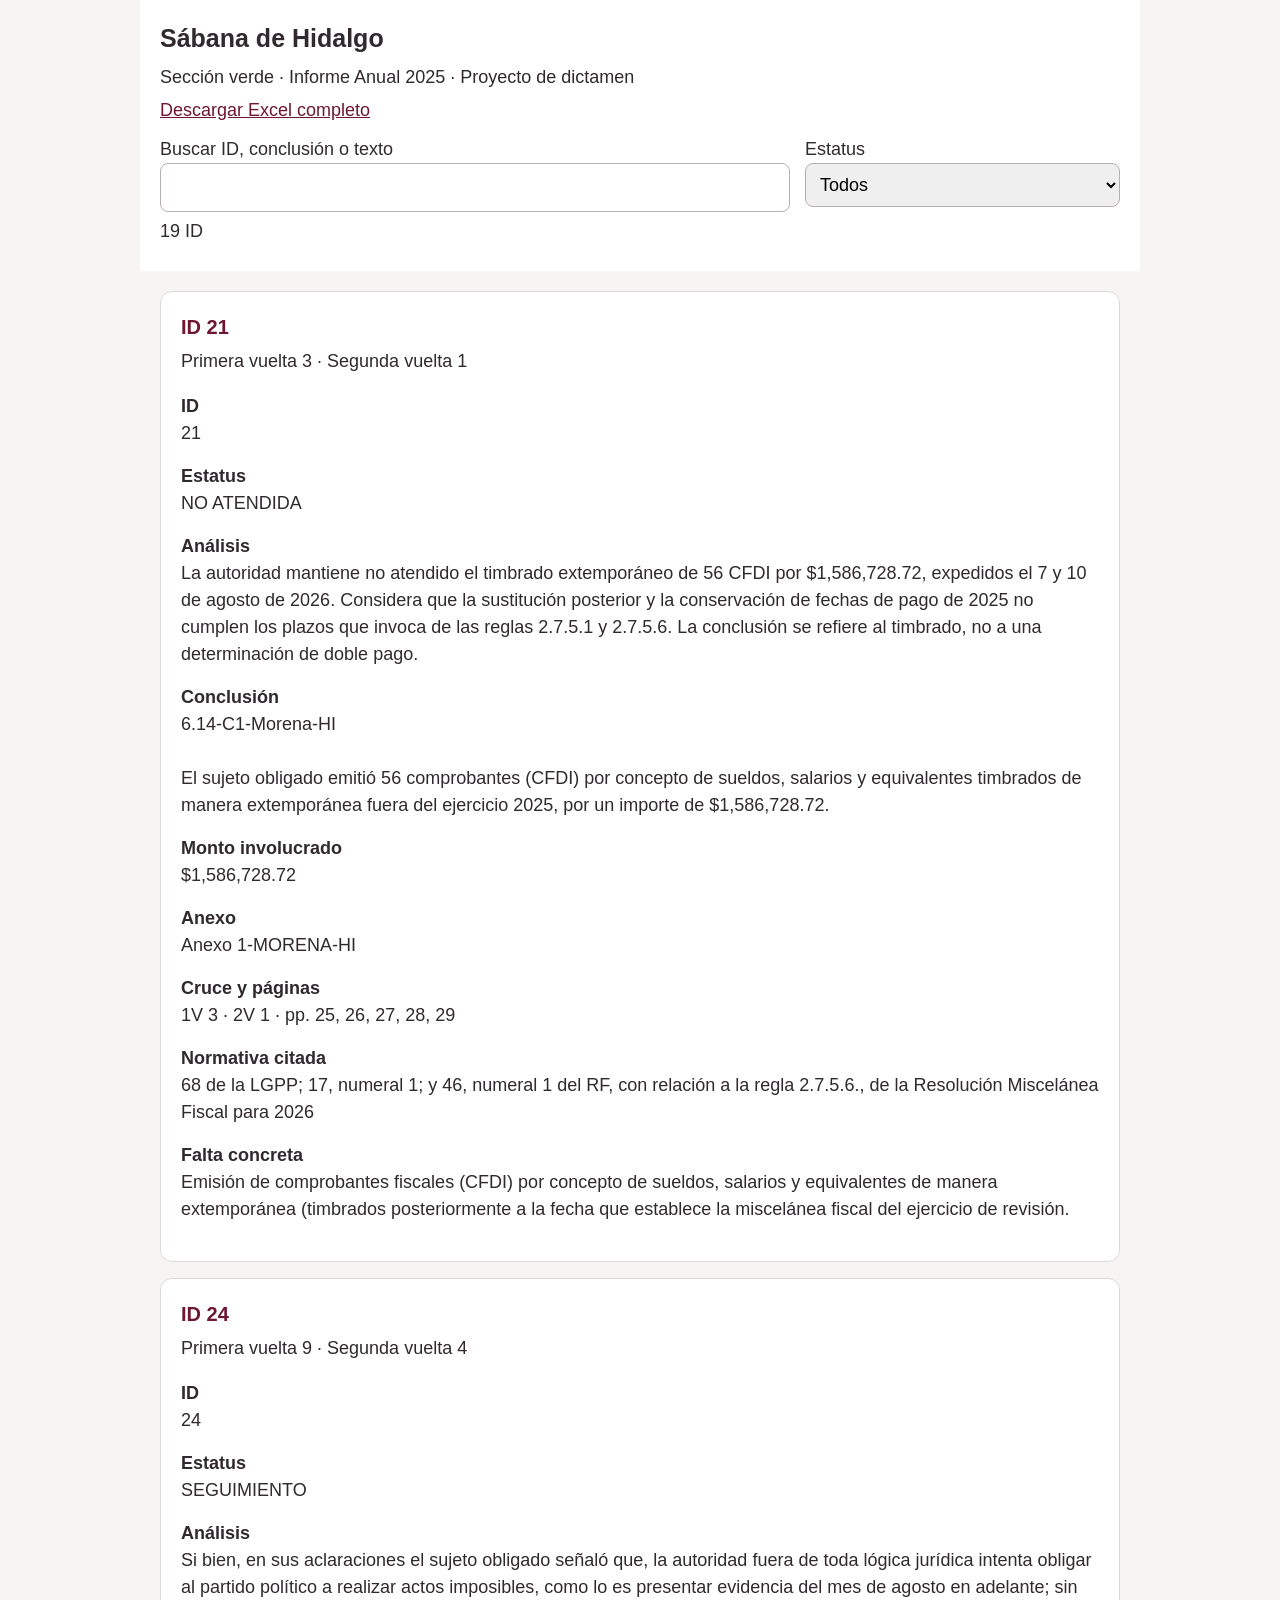
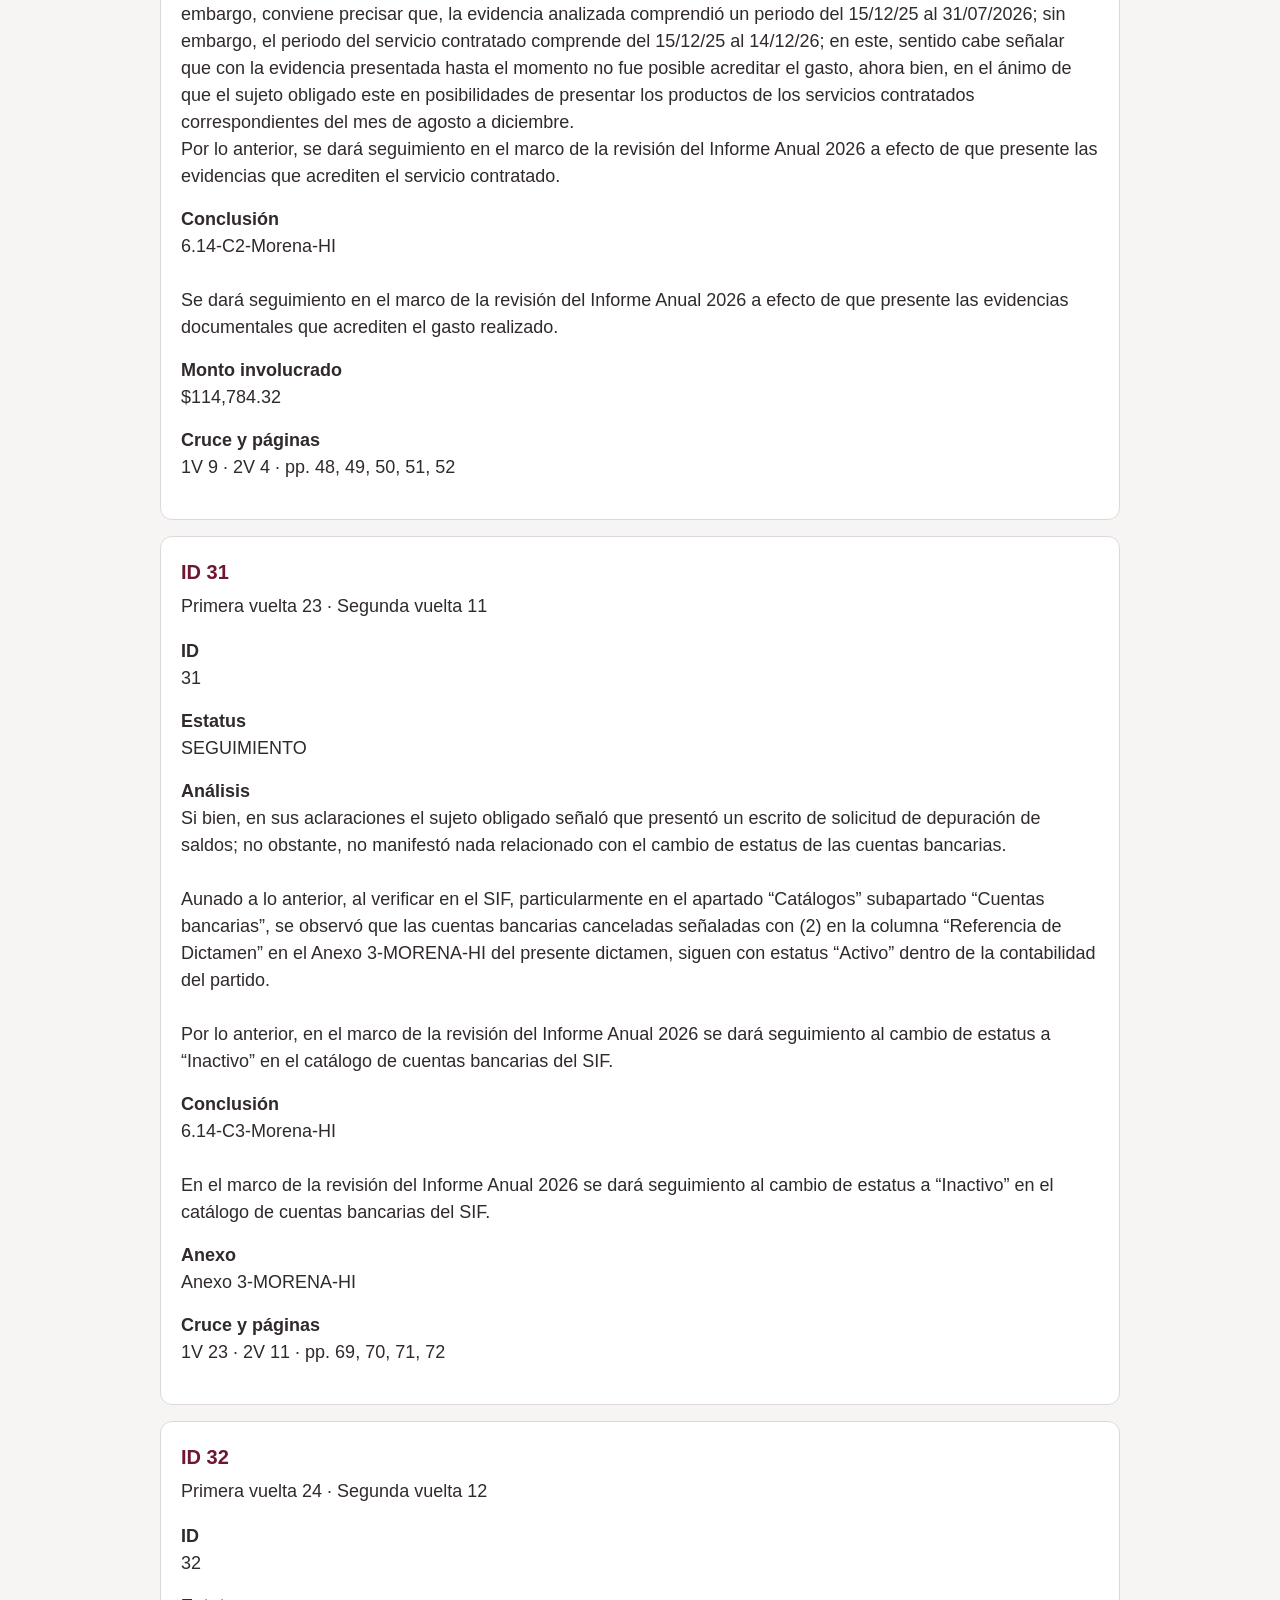
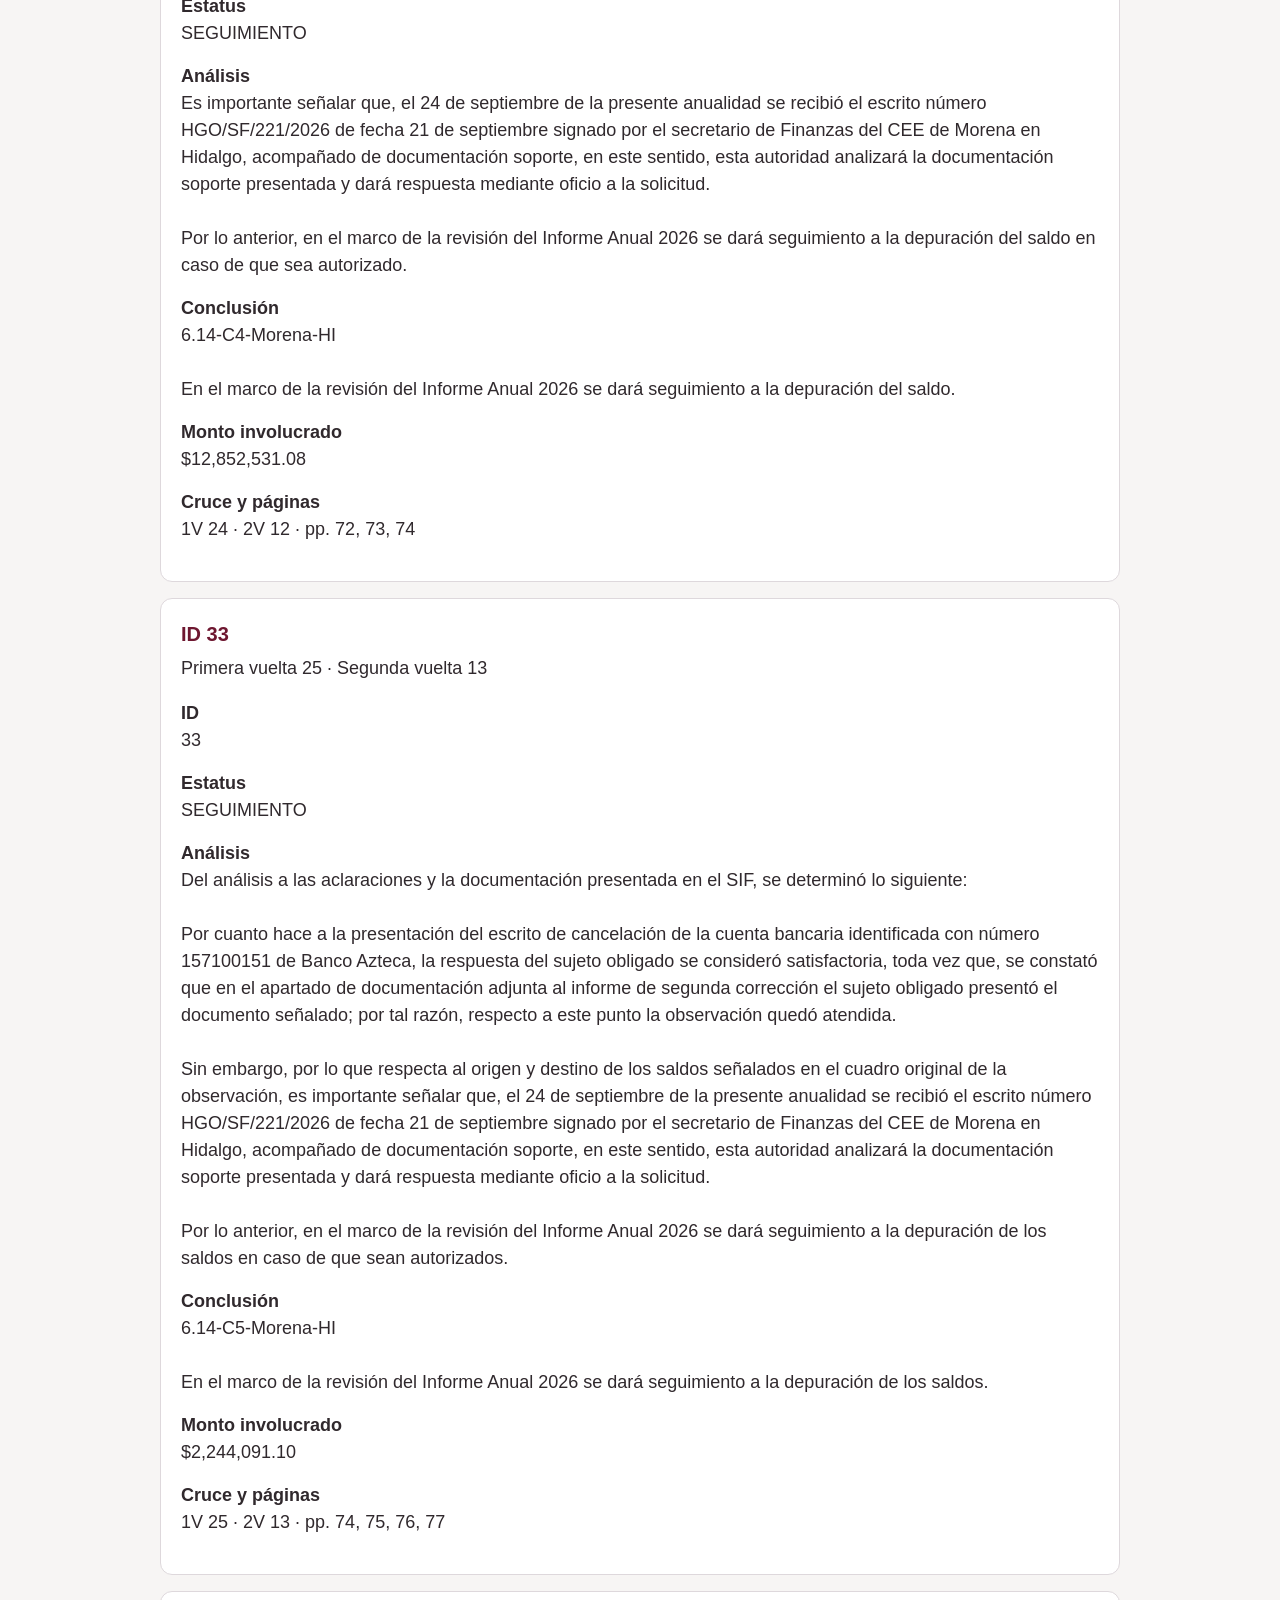
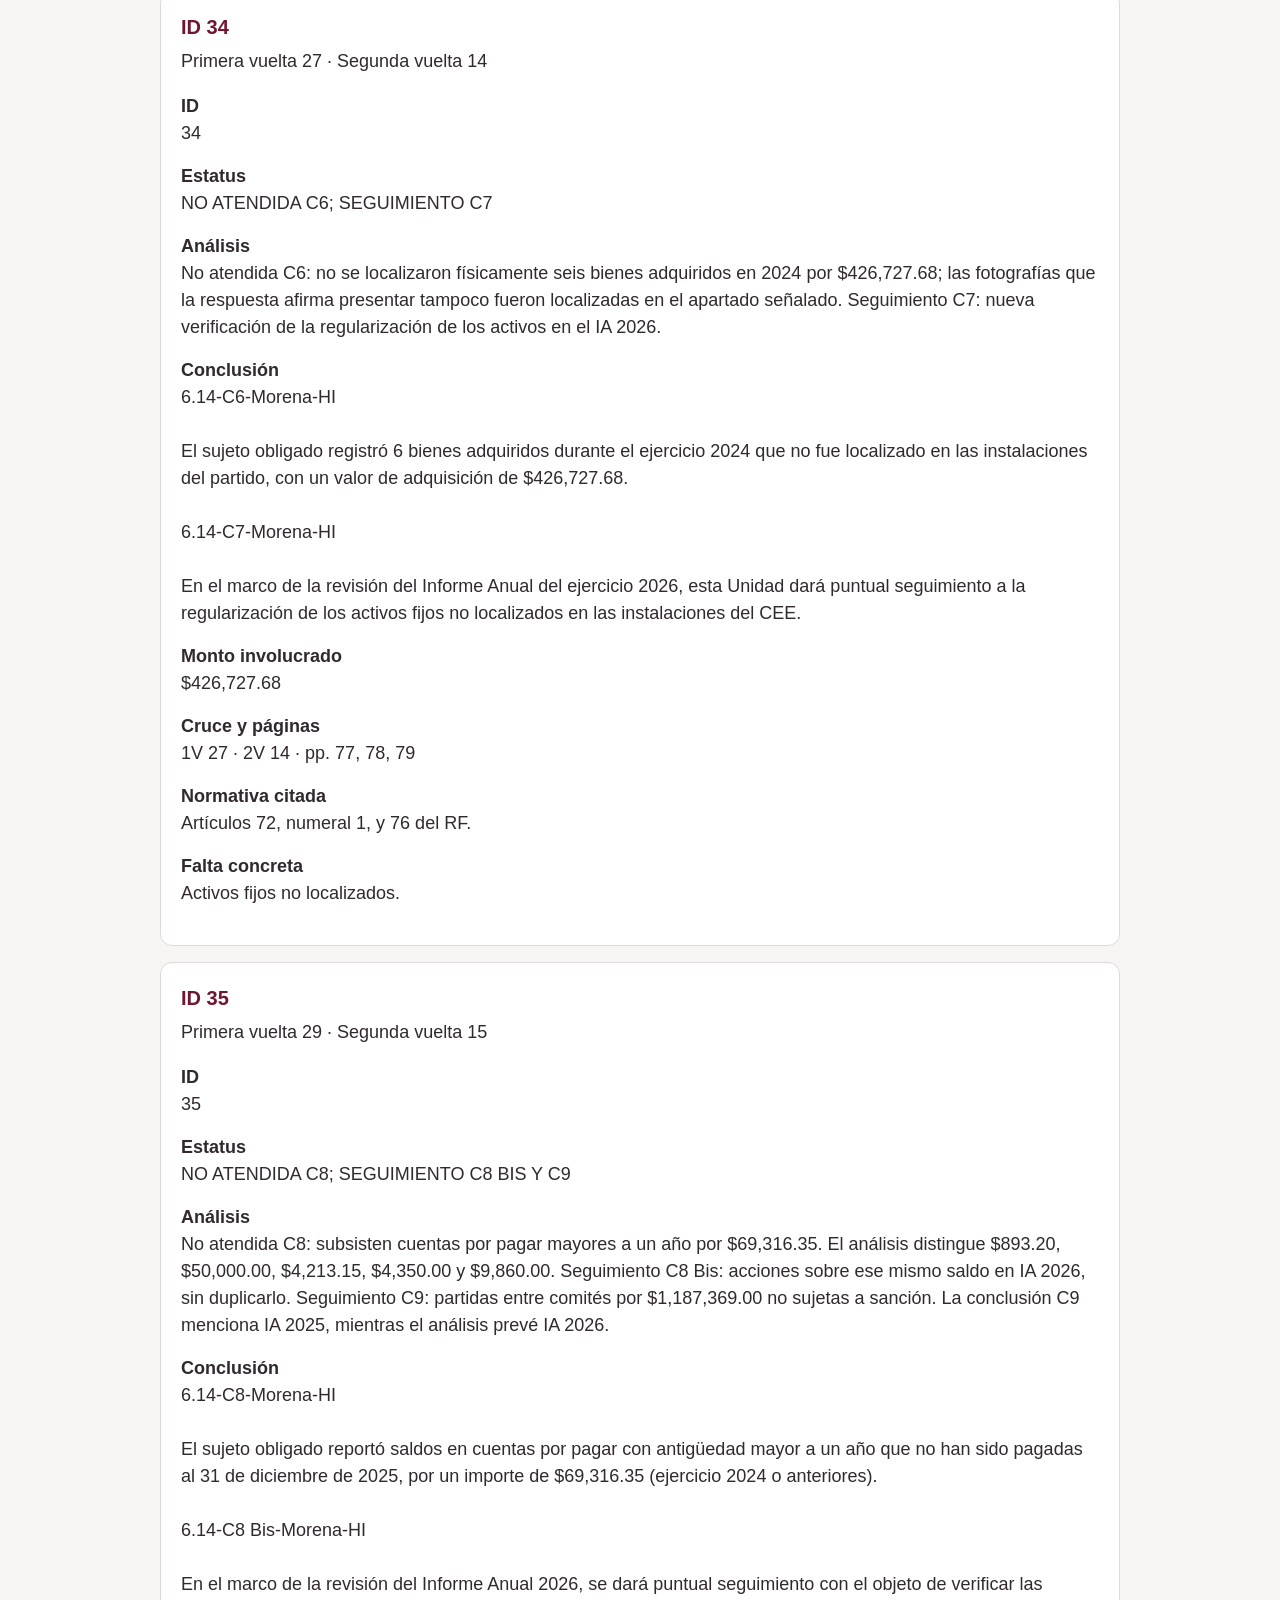
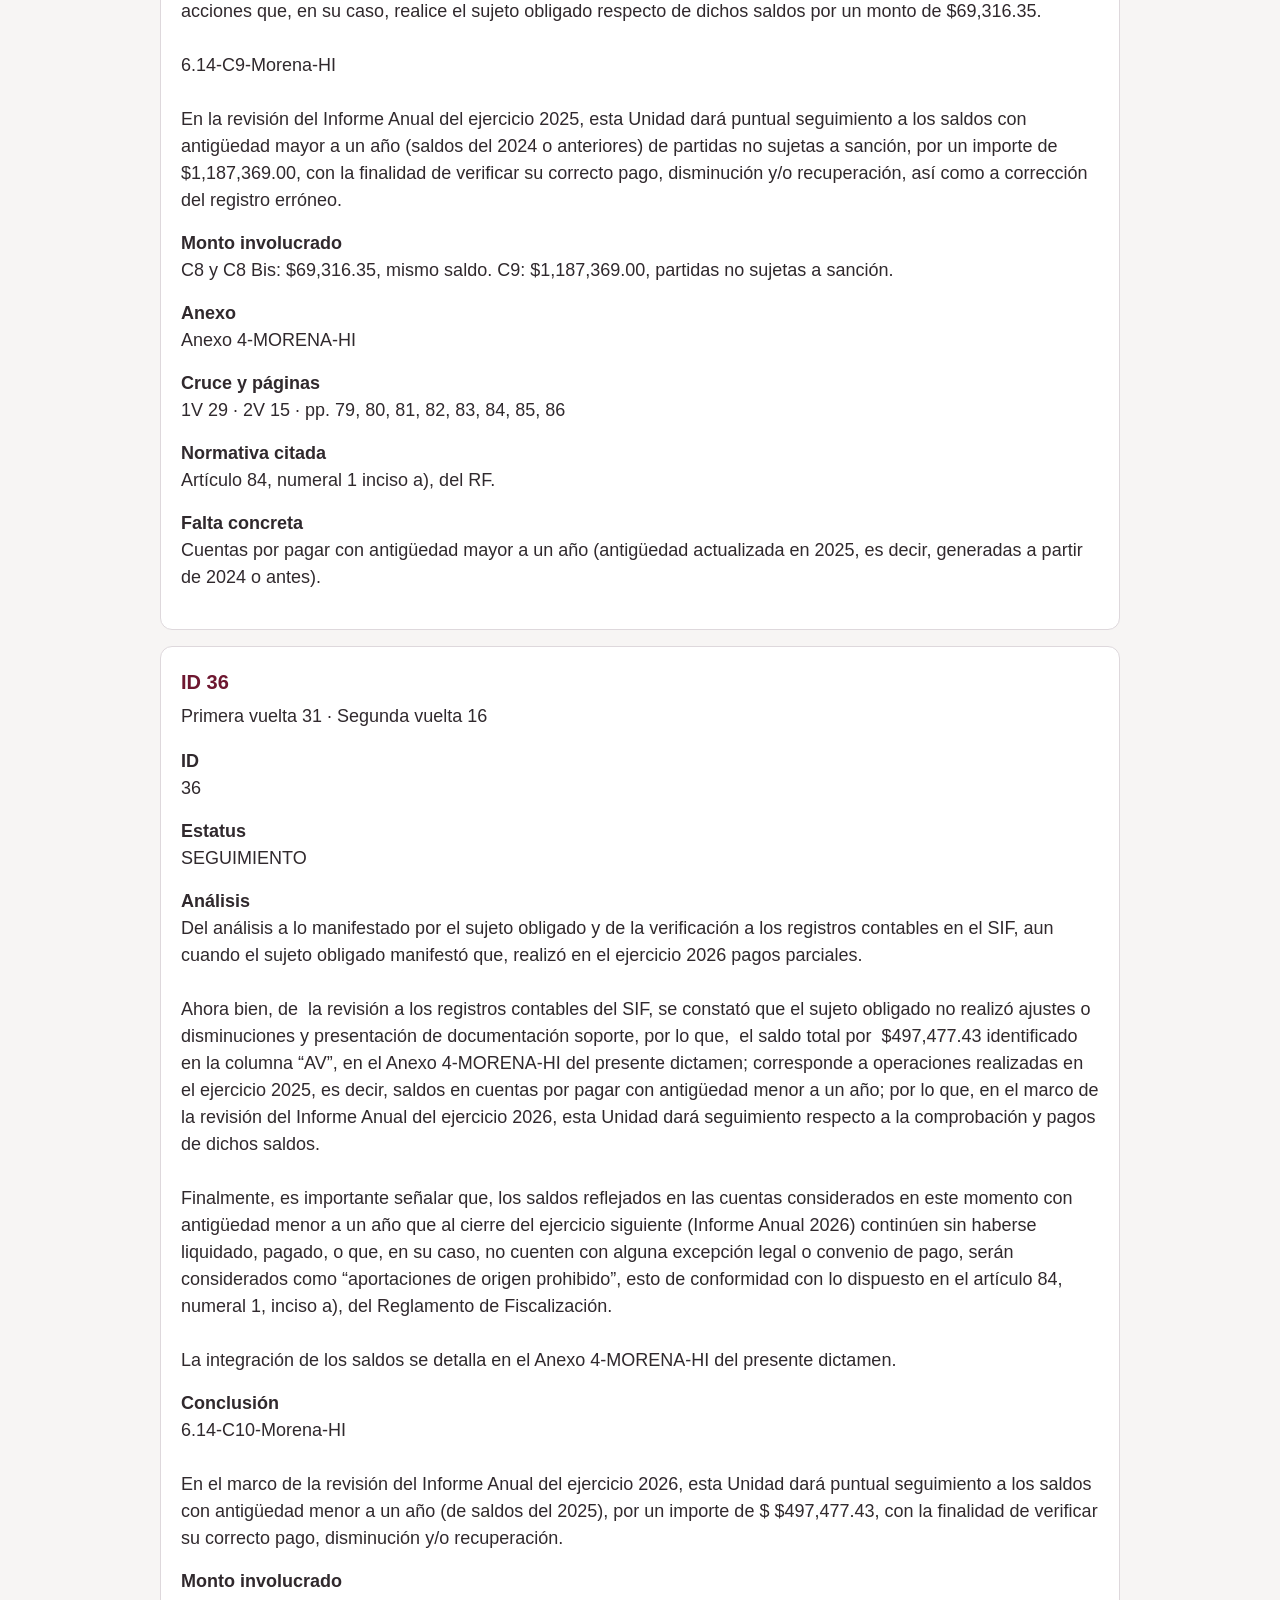
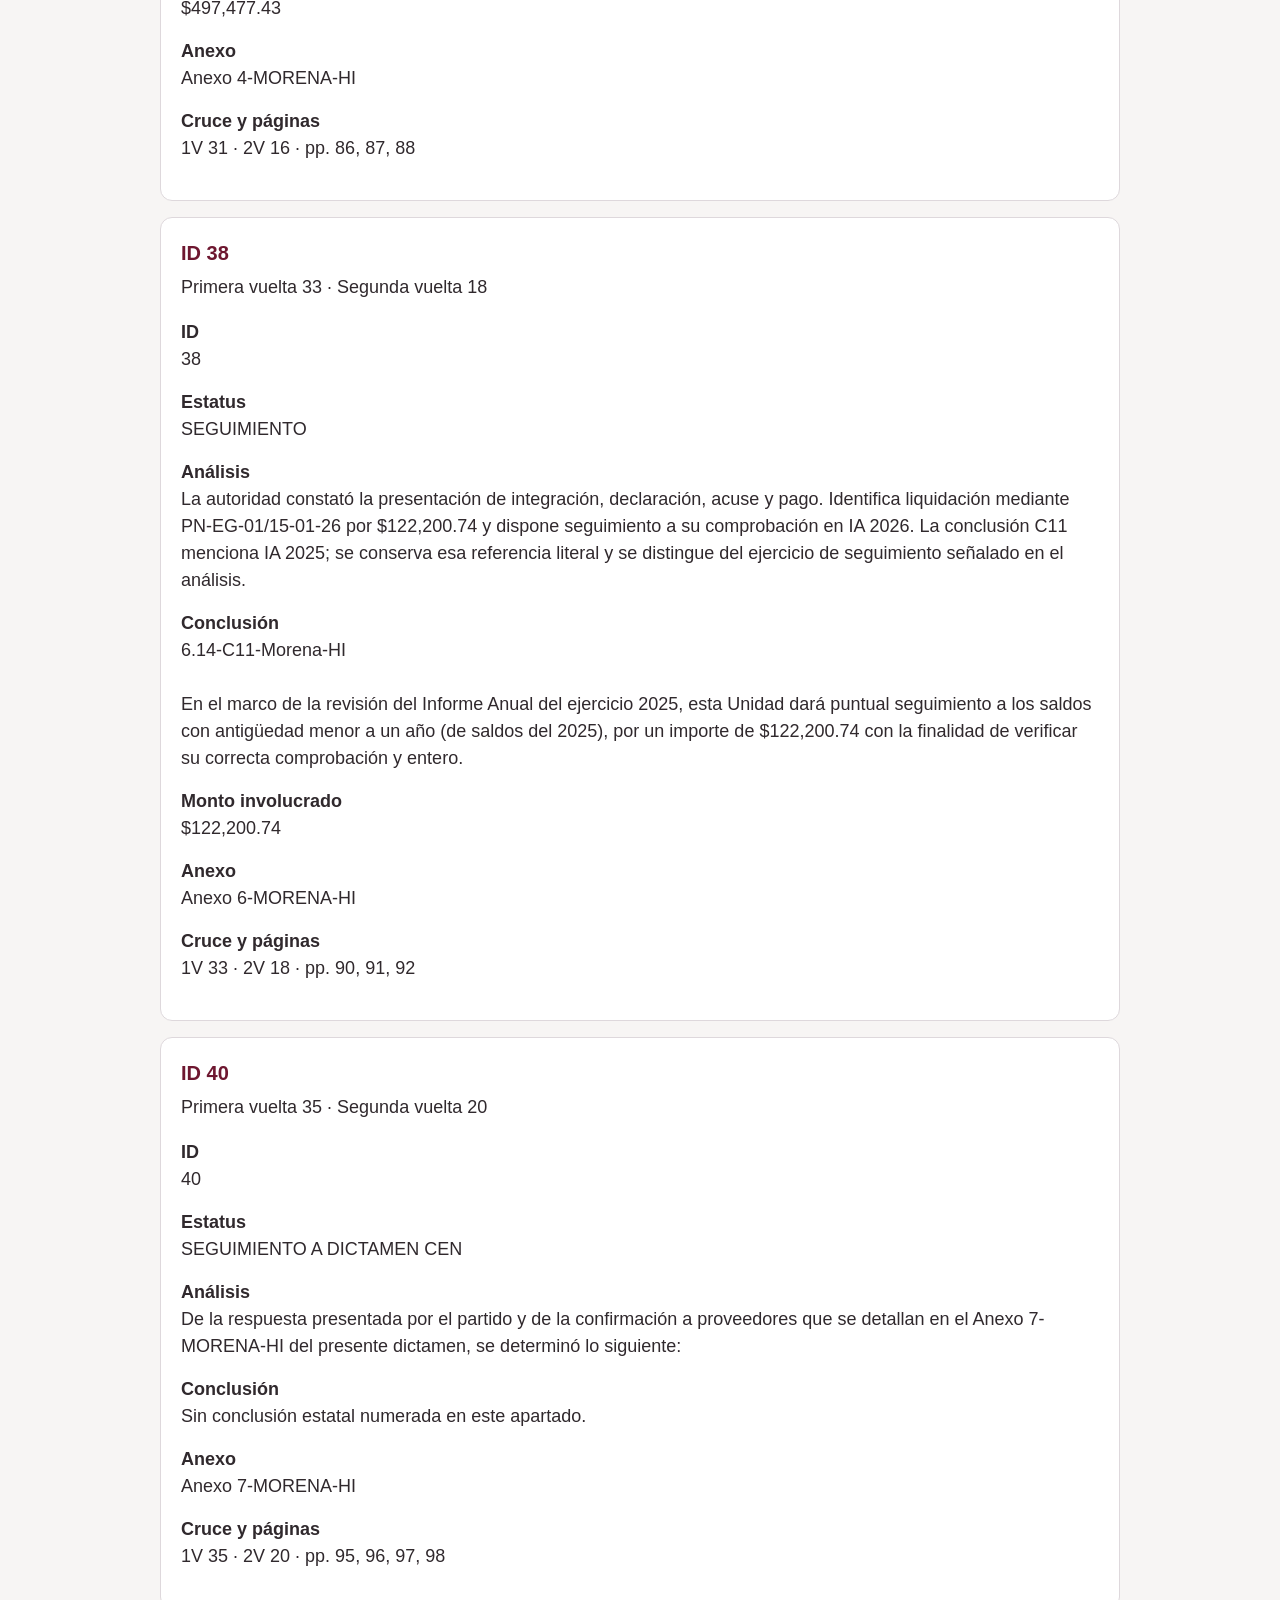
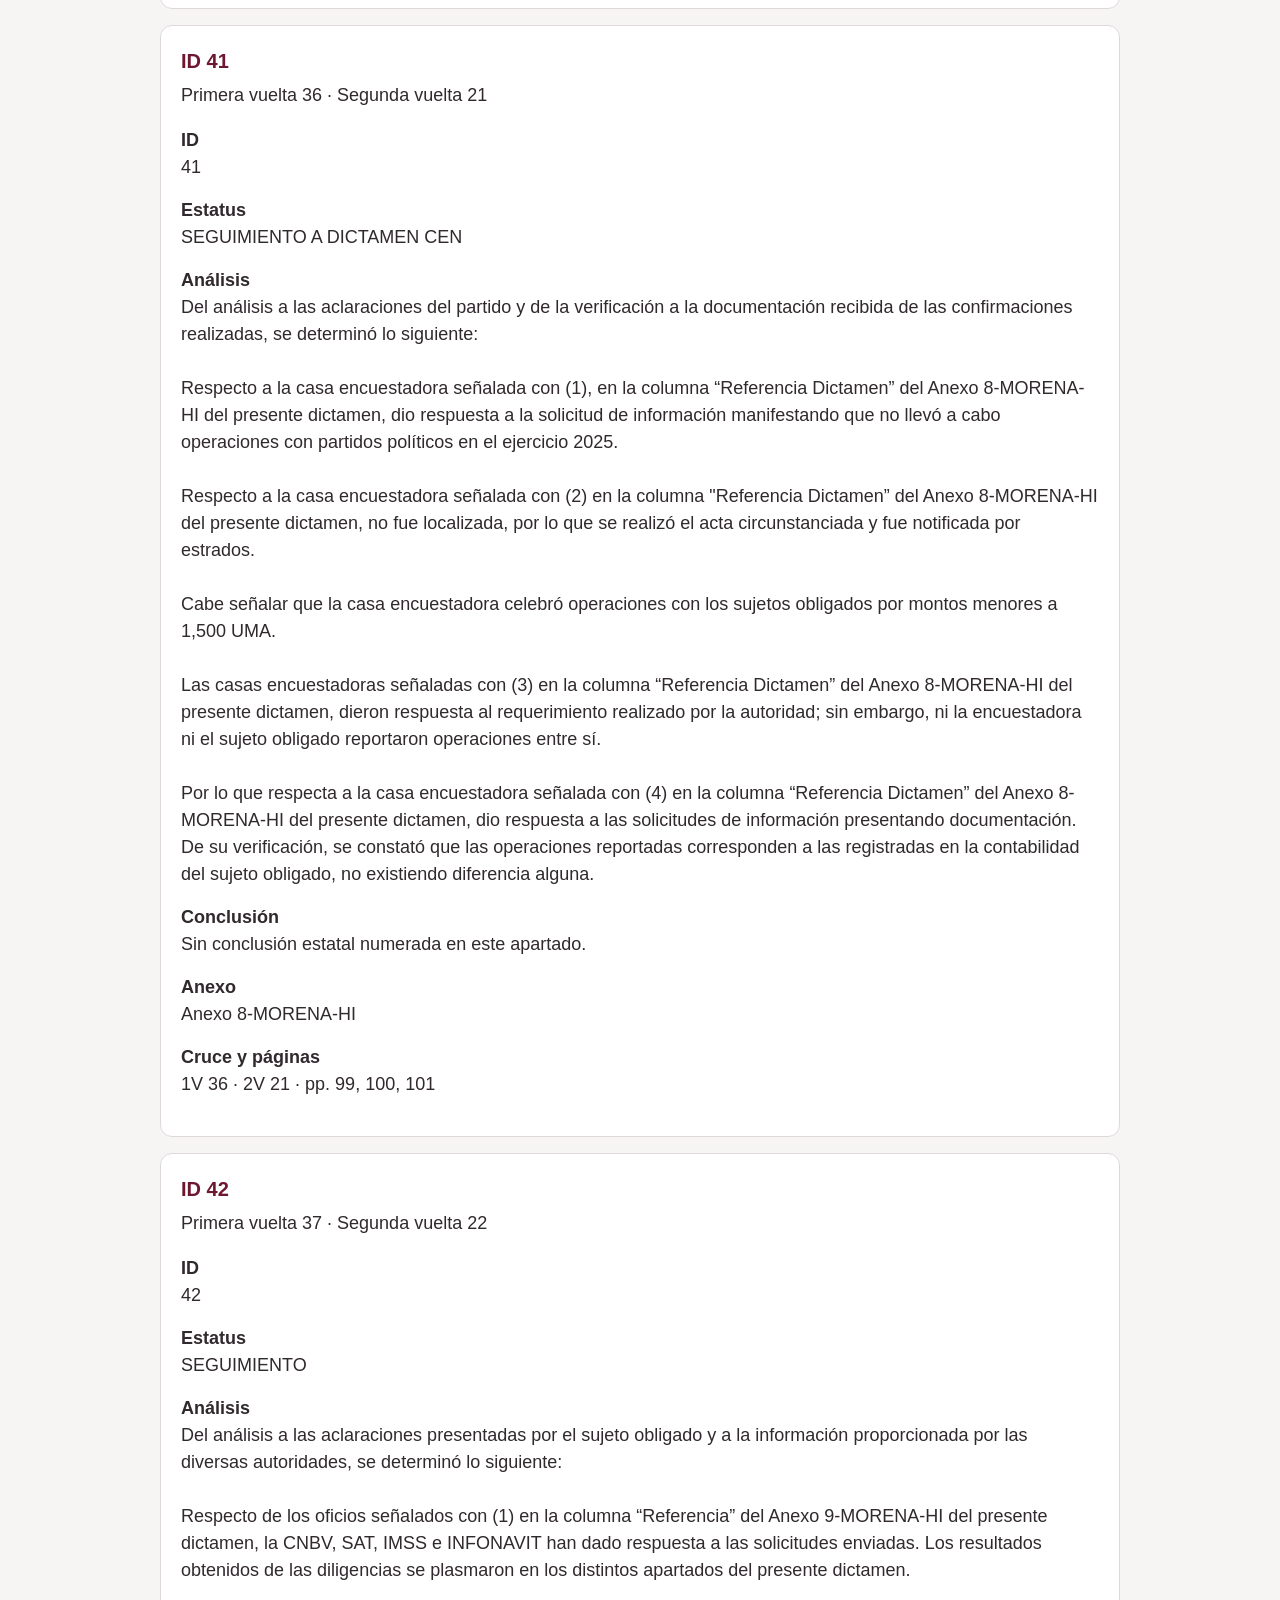
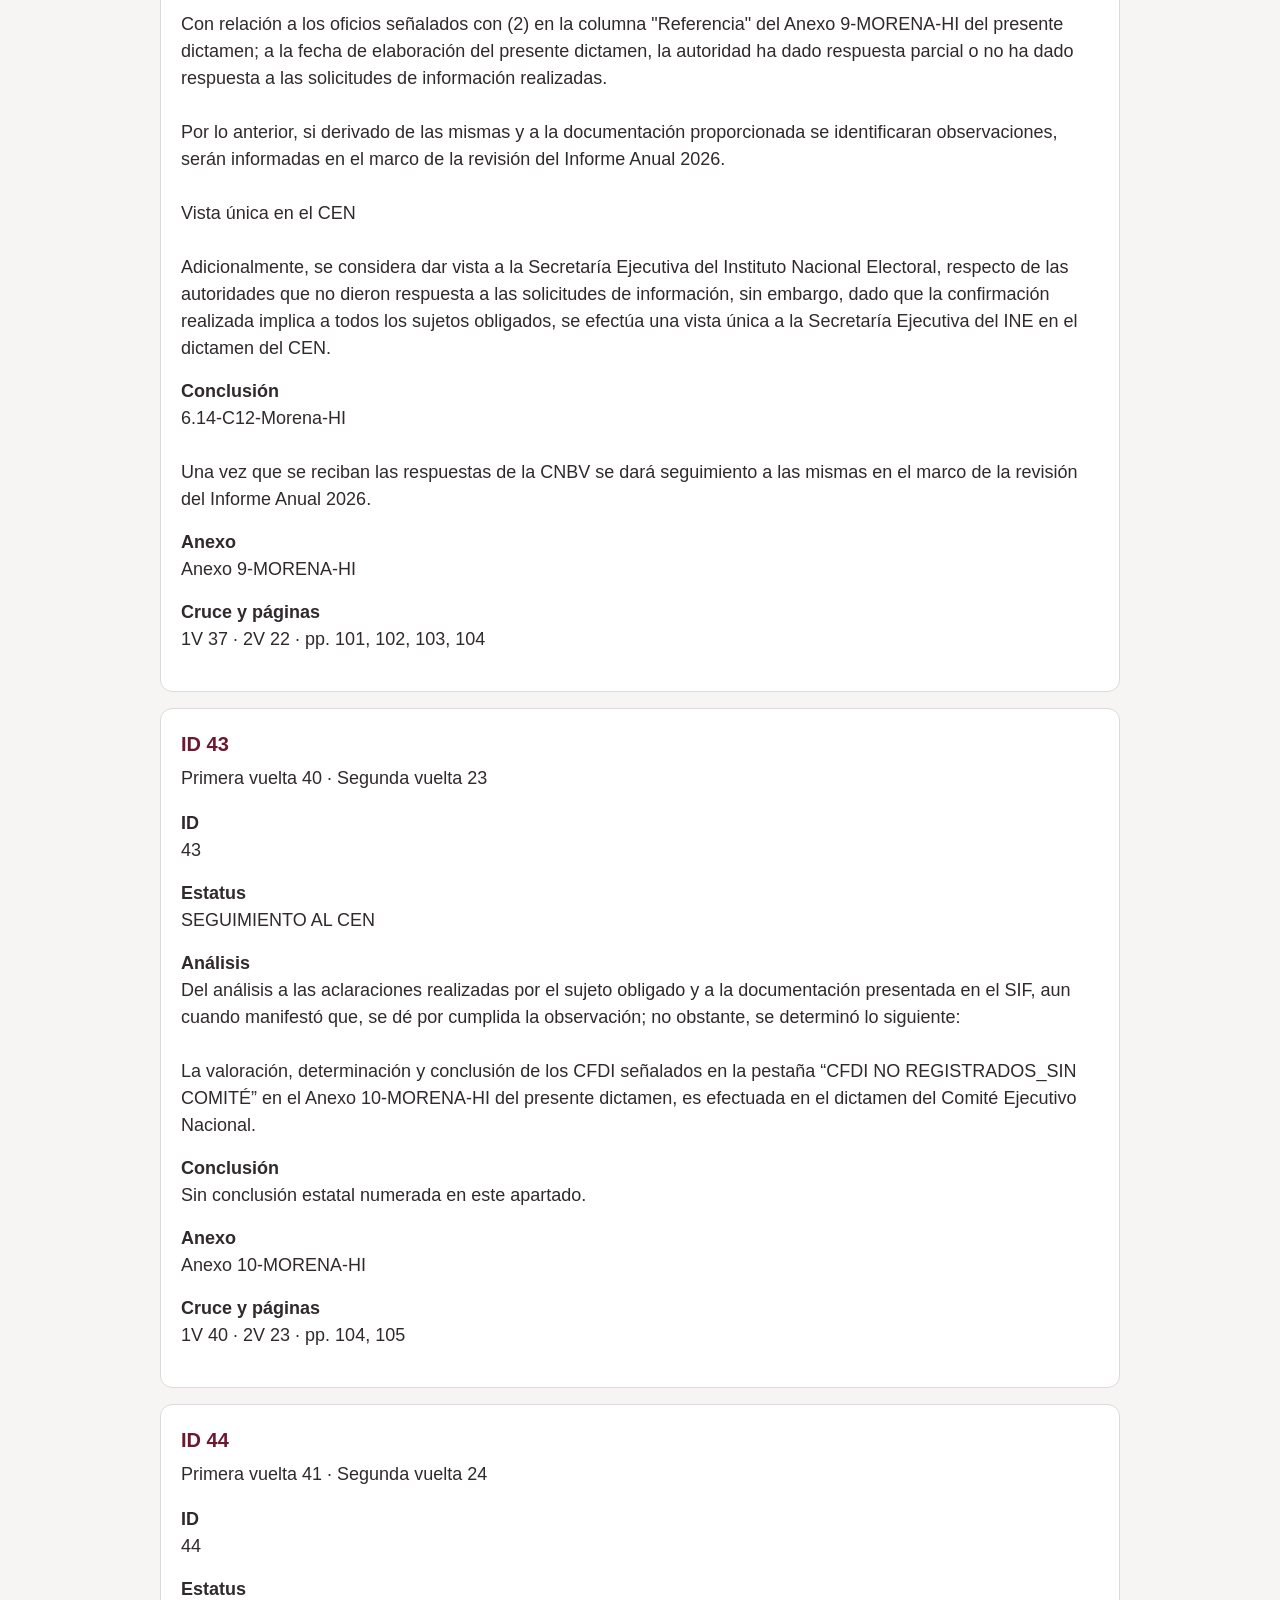
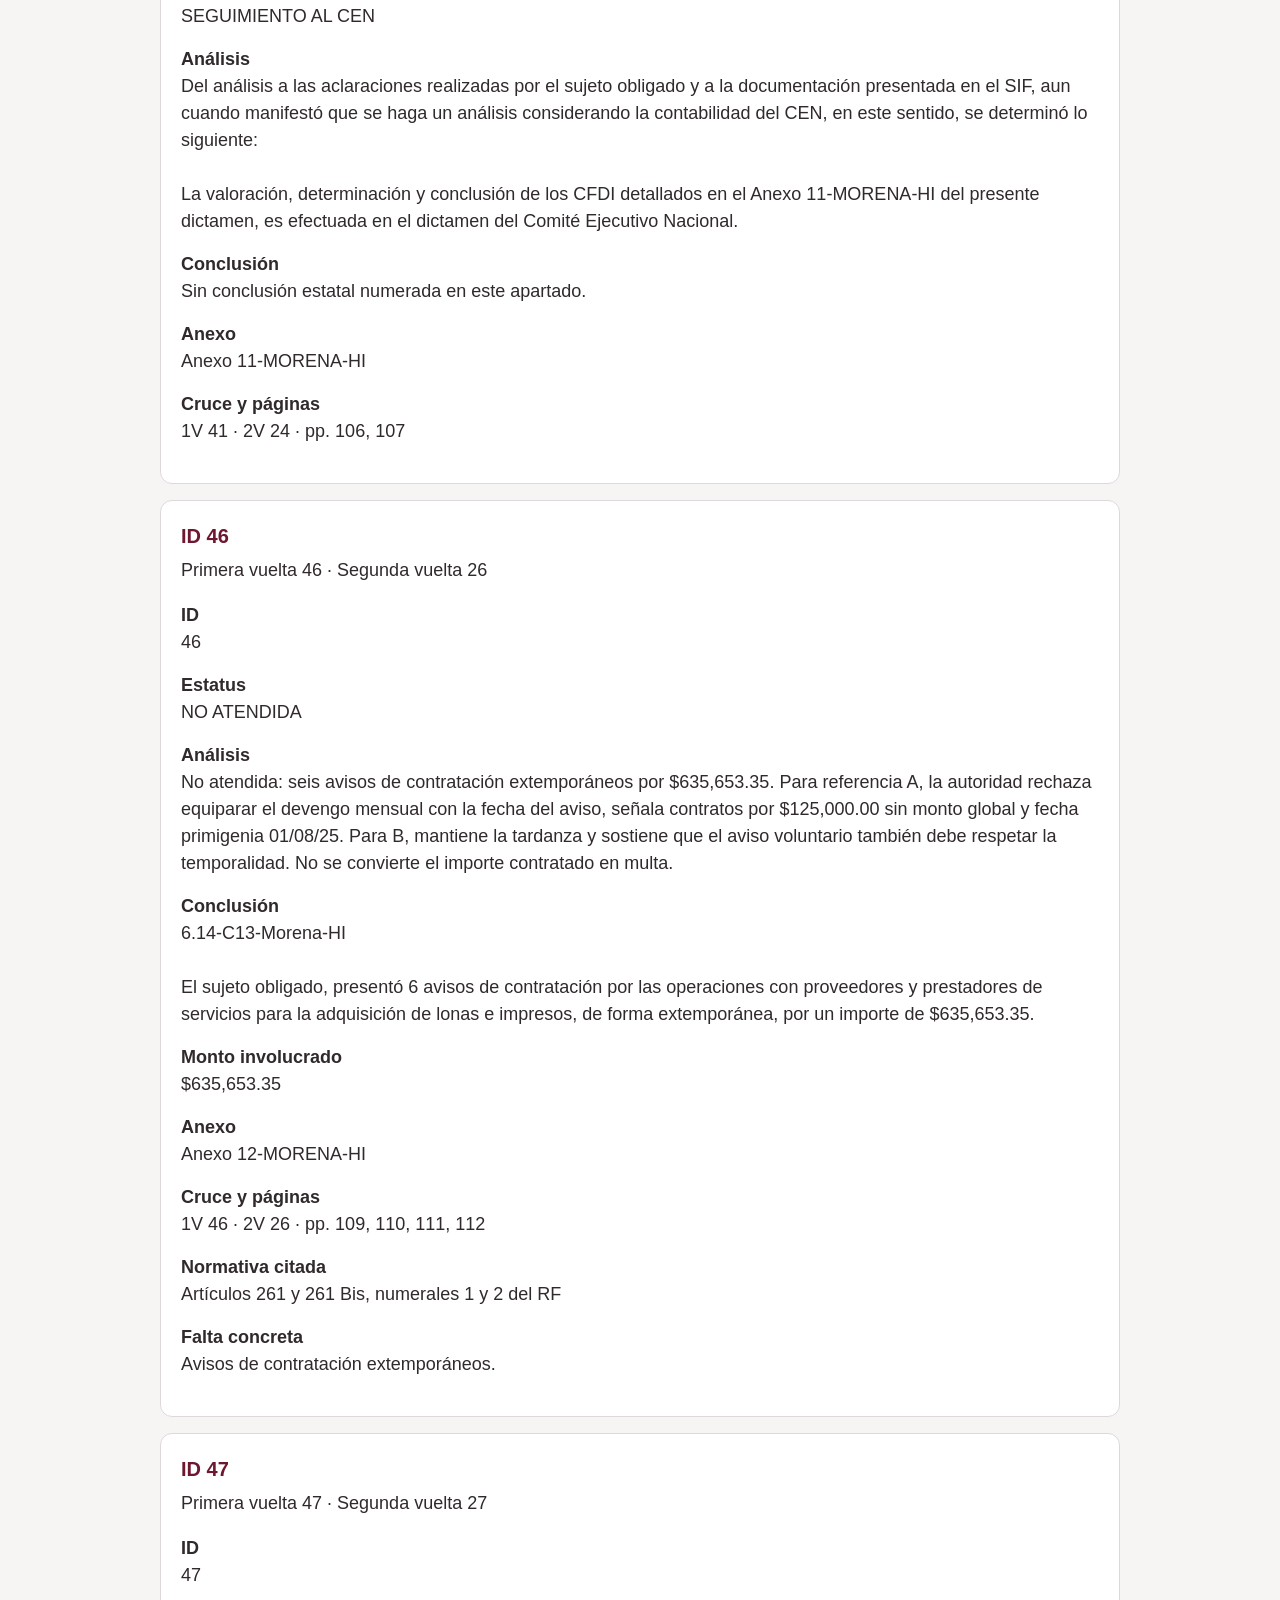
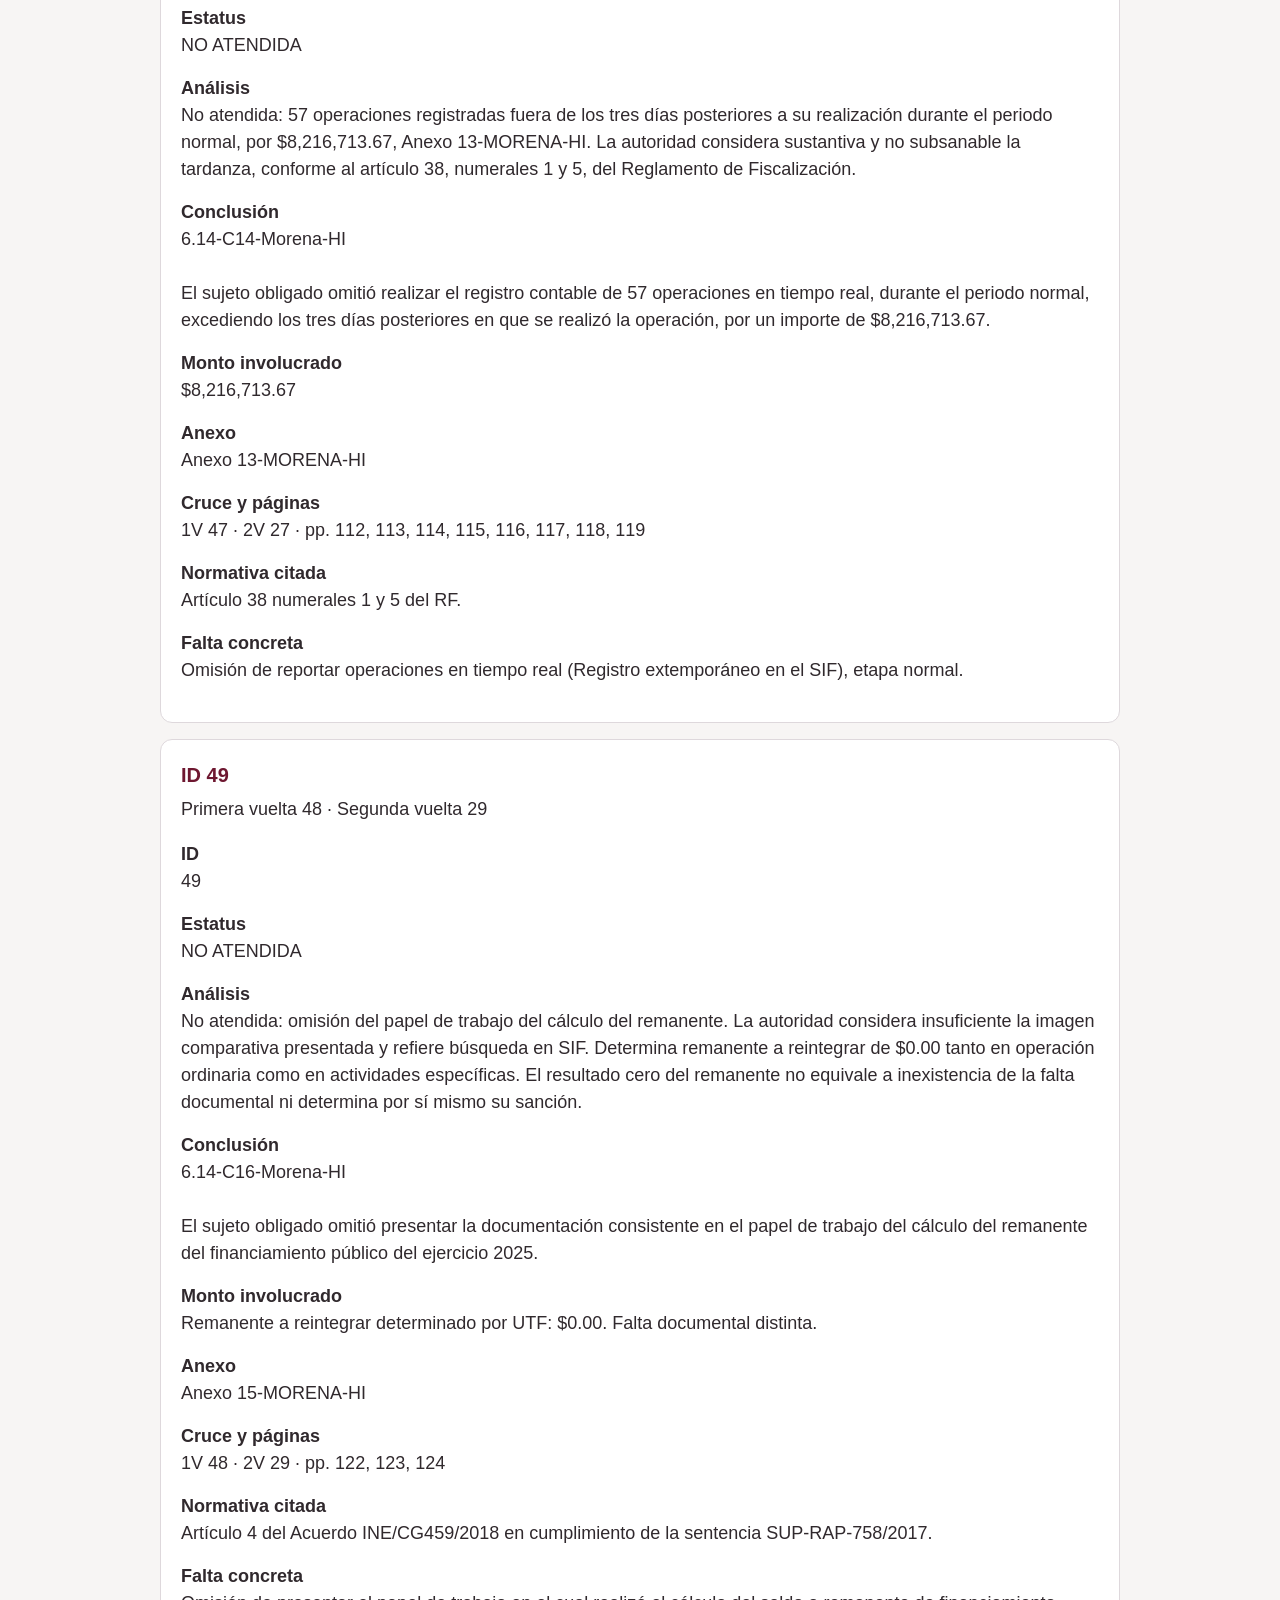
<file: documentos/Hidalgo/Sabana_Hidalgo.html>
<!doctype html><html lang="es"><meta charset="utf-8"><meta name="viewport" content="width=device-width,initial-scale=1"><meta name="author" content="Luis Montañez Escobar"><title>Sábana de Hidalgo</title><style>*{box-sizing:border-box}body{margin:0;background:#f7f5f4;color:#30292d;font:18px/1.5 'Arial Narrow',Arial,sans-serif}header,main{max-width:1000px;margin:auto;padding:20px}header{background:#fff}h1{font-size:25px;margin:0}h2{font-size:20px;margin:0;color:#6e1730}a{color:#6e1730}label{display:block;margin-top:12px}input,select{font:inherit;padding:10px;border:1px solid #b8afb4;border-radius:8px;width:100%;min-height:44px}article{background:white;border:1px solid #ded8dc;border-radius:12px;padding:20px;margin-bottom:16px}dt{font-weight:bold}dd{margin:0;white-space:pre-wrap;overflow-wrap:anywhere}dl>div{margin-top:16px}p{margin:6px 0}[hidden]{display:none!important}@media(min-width:800px){.filters{display:grid;grid-template-columns:2fr 1fr;gap:15px}}@media print{.filters,a{display:none}article{break-inside:avoid}}</style><header><h1>Sábana de Hidalgo</h1><p>Sección verde · Informe Anual 2025 · Proyecto de dictamen</p><a href="Sabana_Hidalgo.xlsx" download>Descargar Excel completo</a><div class="filters"><label>Buscar ID, conclusión o texto<input id="search" type="search"></label><label>Estatus<select id="status"><option value="">Todos</option><option>NO ATENDIDA</option><option>SEGUIMIENTO</option></select></label></div><p id="count" aria-live="polite">19 ID</p></header><main><article data-status="NO ATENDIDA"><h2>ID 21</h2><p>Primera vuelta 3 · Segunda vuelta 1</p><dl><div><dt>ID</dt><dd>21</dd></div><div><dt>Estatus</dt><dd>NO ATENDIDA</dd></div><div><dt>Análisis</dt><dd>La autoridad mantiene no atendido el timbrado extemporáneo de 56 CFDI por $1,586,728.72, expedidos el 7 y 10 de agosto de 2026. Considera que la sustitución posterior y la conservación de fechas de pago de 2025 no cumplen los plazos que invoca de las reglas 2.7.5.1 y 2.7.5.6. La conclusión se refiere al timbrado, no a una determinación de doble pago.</dd></div><div><dt>Conclusión</dt><dd>6.14-C1-Morena-HI

El sujeto obligado emitió 56 comprobantes (CFDI) por concepto de sueldos, salarios y equivalentes timbrados de manera extemporánea fuera del ejercicio 2025, por un importe de $1,586,728.72.</dd></div><div><dt>Monto involucrado</dt><dd>$1,586,728.72</dd></div><div><dt>Anexo</dt><dd>Anexo 1-MORENA-HI</dd></div><div><dt>Cruce y páginas</dt><dd>1V 3 · 2V 1 · pp. 25, 26, 27, 28, 29</dd></div><div><dt>Normativa citada</dt><dd>68 de la LGPP; 17, numeral 1; y 46, numeral 1 del RF, con relación a la regla 2.7.5.6., de la Resolución Miscelánea Fiscal para 2026</dd></div><div><dt>Falta concreta</dt><dd>Emisión de comprobantes fiscales (CFDI) por concepto de sueldos, salarios y equivalentes de manera extemporánea (timbrados posteriormente a la fecha que establece la miscelánea fiscal del ejercicio de revisión.</dd></div></dl></article><article data-status="SEGUIMIENTO"><h2>ID 24</h2><p>Primera vuelta 9 · Segunda vuelta 4</p><dl><div><dt>ID</dt><dd>24</dd></div><div><dt>Estatus</dt><dd>SEGUIMIENTO</dd></div><div><dt>Análisis</dt><dd>Si bien, en sus aclaraciones el sujeto obligado señaló que, la autoridad fuera de toda lógica jurídica intenta obligar al partido político a realizar actos imposibles, como lo es presentar evidencia del mes de agosto en adelante; sin embargo, conviene precisar que, la evidencia analizada comprendió un periodo del 15/12/25 al 31/07/2026; sin embargo, el periodo del servicio contratado comprende del 15/12/25 al 14/12/26; en este, sentido cabe señalar que con la evidencia presentada hasta el momento no fue posible acreditar el gasto, ahora bien, en el ánimo de que el sujeto obligado este en posibilidades de presentar los productos de los servicios contratados correspondientes del mes de agosto a diciembre. 
Por lo anterior, se dará seguimiento en el marco de la revisión del Informe Anual 2026 a efecto de que presente las evidencias que acrediten el servicio contratado.</dd></div><div><dt>Conclusión</dt><dd>6.14-C2-Morena-HI

Se dará seguimiento en el marco de la revisión del Informe Anual 2026 a efecto de que presente las evidencias documentales que acrediten el gasto realizado.</dd></div><div><dt>Monto involucrado</dt><dd>$114,784.32</dd></div><div><dt>Cruce y páginas</dt><dd>1V 9 · 2V 4 · pp. 48, 49, 50, 51, 52</dd></div></dl></article><article data-status="SEGUIMIENTO"><h2>ID 31</h2><p>Primera vuelta 23 · Segunda vuelta 11</p><dl><div><dt>ID</dt><dd>31</dd></div><div><dt>Estatus</dt><dd>SEGUIMIENTO</dd></div><div><dt>Análisis</dt><dd>Si bien, en sus aclaraciones el sujeto obligado señaló que presentó un escrito de solicitud de depuración de saldos; no obstante, no manifestó nada relacionado con el cambio de estatus de las cuentas bancarias.

Aunado a lo anterior, al verificar en el SIF, particularmente en el apartado “Catálogos” subapartado “Cuentas bancarias”, se observó que las cuentas bancarias canceladas señaladas con (2) en la columna “Referencia de Dictamen” en el Anexo 3-MORENA-HI del presente dictamen, siguen con estatus “Activo” dentro de la contabilidad del partido.

Por lo anterior, en el marco de la revisión del Informe Anual 2026 se dará seguimiento al cambio de estatus a “Inactivo” en el catálogo de cuentas bancarias del SIF.</dd></div><div><dt>Conclusión</dt><dd>6.14-C3-Morena-HI

En el marco de la revisión del Informe Anual 2026 se dará seguimiento al cambio de estatus a “Inactivo” en el catálogo de cuentas bancarias del SIF.</dd></div><div><dt>Anexo</dt><dd>Anexo 3-MORENA-HI</dd></div><div><dt>Cruce y páginas</dt><dd>1V 23 · 2V 11 · pp. 69, 70, 71, 72</dd></div></dl></article><article data-status="SEGUIMIENTO"><h2>ID 32</h2><p>Primera vuelta 24 · Segunda vuelta 12</p><dl><div><dt>ID</dt><dd>32</dd></div><div><dt>Estatus</dt><dd>SEGUIMIENTO</dd></div><div><dt>Análisis</dt><dd>Es importante señalar que, el 24 de septiembre de la presente anualidad se recibió el escrito número HGO/SF/221/2026 de fecha 21 de septiembre signado por el secretario de Finanzas del CEE de Morena en Hidalgo, acompañado de documentación soporte, en este sentido, esta autoridad analizará la documentación soporte presentada y dará respuesta mediante oficio a la solicitud.

Por lo anterior, en el marco de la revisión del Informe Anual 2026 se dará seguimiento a la depuración del saldo en caso de que sea autorizado.</dd></div><div><dt>Conclusión</dt><dd>6.14-C4-Morena-HI

En el marco de la revisión del Informe Anual 2026 se dará seguimiento a la depuración del saldo.</dd></div><div><dt>Monto involucrado</dt><dd>$12,852,531.08</dd></div><div><dt>Cruce y páginas</dt><dd>1V 24 · 2V 12 · pp. 72, 73, 74</dd></div></dl></article><article data-status="SEGUIMIENTO"><h2>ID 33</h2><p>Primera vuelta 25 · Segunda vuelta 13</p><dl><div><dt>ID</dt><dd>33</dd></div><div><dt>Estatus</dt><dd>SEGUIMIENTO</dd></div><div><dt>Análisis</dt><dd>Del análisis a las aclaraciones y la documentación presentada en el SIF, se determinó lo siguiente:

Por cuanto hace a la presentación del escrito de cancelación de la cuenta bancaria identificada con número 157100151 de Banco Azteca, la respuesta del sujeto obligado se consideró satisfactoria, toda vez que, se constató que en el apartado de documentación adjunta al informe de segunda corrección el sujeto obligado presentó el documento señalado; por tal razón, respecto a este punto la observación quedó atendida.

Sin embargo, por lo que respecta al origen y destino de los saldos señalados en el cuadro original de la observación, es importante señalar que, el 24 de septiembre de la presente anualidad se recibió el escrito número HGO/SF/221/2026 de fecha 21 de septiembre signado por el secretario de Finanzas del CEE de Morena en Hidalgo, acompañado de documentación soporte, en este sentido, esta autoridad analizará la documentación soporte presentada y dará respuesta mediante oficio a la solicitud.

Por lo anterior, en el marco de la revisión del Informe Anual 2026 se dará seguimiento a la depuración de los saldos en caso de que sean autorizados.</dd></div><div><dt>Conclusión</dt><dd>6.14-C5-Morena-HI

En el marco de la revisión del Informe Anual 2026 se dará seguimiento a la depuración de los saldos.</dd></div><div><dt>Monto involucrado</dt><dd>$2,244,091.10</dd></div><div><dt>Cruce y páginas</dt><dd>1V 25 · 2V 13 · pp. 74, 75, 76, 77</dd></div></dl></article><article data-status="NO ATENDIDA C6; SEGUIMIENTO C7"><h2>ID 34</h2><p>Primera vuelta 27 · Segunda vuelta 14</p><dl><div><dt>ID</dt><dd>34</dd></div><div><dt>Estatus</dt><dd>NO ATENDIDA C6; SEGUIMIENTO C7</dd></div><div><dt>Análisis</dt><dd>No atendida C6: no se localizaron físicamente seis bienes adquiridos en 2024 por $426,727.68; las fotografías que la respuesta afirma presentar tampoco fueron localizadas en el apartado señalado. Seguimiento C7: nueva verificación de la regularización de los activos en el IA 2026.</dd></div><div><dt>Conclusión</dt><dd>6.14-C6-Morena-HI

El sujeto obligado registró 6 bienes adquiridos durante el ejercicio 2024 que no fue localizado en las instalaciones del partido, con un valor de adquisición de $426,727.68.

6.14-C7-Morena-HI

En el marco de la revisión del Informe Anual del ejercicio 2026, esta Unidad dará puntual seguimiento a la regularización de los activos fijos no localizados en las instalaciones del CEE.</dd></div><div><dt>Monto involucrado</dt><dd>$426,727.68</dd></div><div><dt>Cruce y páginas</dt><dd>1V 27 · 2V 14 · pp. 77, 78, 79</dd></div><div><dt>Normativa citada</dt><dd>Artículos 72, numeral 1, y 76 del RF.</dd></div><div><dt>Falta concreta</dt><dd>Activos fijos no localizados.</dd></div></dl></article><article data-status="NO ATENDIDA C8; SEGUIMIENTO C8 BIS Y C9"><h2>ID 35</h2><p>Primera vuelta 29 · Segunda vuelta 15</p><dl><div><dt>ID</dt><dd>35</dd></div><div><dt>Estatus</dt><dd>NO ATENDIDA C8; SEGUIMIENTO C8 BIS Y C9</dd></div><div><dt>Análisis</dt><dd>No atendida C8: subsisten cuentas por pagar mayores a un año por $69,316.35. El análisis distingue $893.20, $50,000.00, $4,213.15, $4,350.00 y $9,860.00. Seguimiento C8 Bis: acciones sobre ese mismo saldo en IA 2026, sin duplicarlo. Seguimiento C9: partidas entre comités por $1,187,369.00 no sujetas a sanción. La conclusión C9 menciona IA 2025, mientras el análisis prevé IA 2026.</dd></div><div><dt>Conclusión</dt><dd>6.14-C8-Morena-HI

El sujeto obligado reportó saldos en cuentas por pagar con antigüedad mayor a un año que no han sido pagadas al 31 de diciembre de 2025, por un importe de $69,316.35 (ejercicio 2024 o anteriores).

6.14-C8 Bis-Morena-HI

En el marco de la revisión del Informe Anual 2026, se dará puntual seguimiento con el objeto de verificar las acciones que, en su caso, realice el sujeto obligado respecto de dichos saldos por un monto de $69,316.35.

6.14-C9-Morena-HI

En la revisión del Informe Anual del ejercicio 2025, esta Unidad dará puntual seguimiento a los saldos con antigüedad mayor a un año (saldos del 2024 o anteriores) de partidas no sujetas a sanción, por un importe de $1,187,369.00, con la finalidad de verificar su correcto pago, disminución y/o recuperación, así como a corrección del registro erróneo.</dd></div><div><dt>Monto involucrado</dt><dd>C8 y C8 Bis: $69,316.35, mismo saldo. C9: $1,187,369.00, partidas no sujetas a sanción.</dd></div><div><dt>Anexo</dt><dd>Anexo 4-MORENA-HI</dd></div><div><dt>Cruce y páginas</dt><dd>1V 29 · 2V 15 · pp. 79, 80, 81, 82, 83, 84, 85, 86</dd></div><div><dt>Normativa citada</dt><dd>Artículo 84, numeral 1 inciso a), del RF.</dd></div><div><dt>Falta concreta</dt><dd>Cuentas por pagar con antigüedad mayor a un año (antigüedad actualizada en 2025, es decir, generadas a partir de 2024 o antes).</dd></div></dl></article><article data-status="SEGUIMIENTO"><h2>ID 36</h2><p>Primera vuelta 31 · Segunda vuelta 16</p><dl><div><dt>ID</dt><dd>36</dd></div><div><dt>Estatus</dt><dd>SEGUIMIENTO</dd></div><div><dt>Análisis</dt><dd>Del análisis a lo manifestado por el sujeto obligado y de la verificación a los registros contables en el SIF, aun cuando el sujeto obligado manifestó que, realizó en el ejercicio 2026 pagos parciales.

Ahora bien, de  la revisión a los registros contables del SIF, se constató que el sujeto obligado no realizó ajustes o disminuciones y presentación de documentación soporte, por lo que,  el saldo total por  $497,477.43 identificado en la columna “AV”, en el Anexo 4-MORENA-HI del presente dictamen; corresponde a operaciones realizadas en el ejercicio 2025, es decir, saldos en cuentas por pagar con antigüedad menor a un año; por lo que, en el marco de la revisión del Informe Anual del ejercicio 2026, esta Unidad dará seguimiento respecto a la comprobación y pagos de dichos saldos.

Finalmente, es importante señalar que, los saldos reflejados en las cuentas considerados en este momento con antigüedad menor a un año que al cierre del ejercicio siguiente (Informe Anual 2026) continúen sin haberse liquidado, pagado, o que, en su caso, no cuenten con alguna excepción legal o convenio de pago, serán considerados como “aportaciones de origen prohibido”, esto de conformidad con lo dispuesto en el artículo 84, numeral 1, inciso a), del Reglamento de Fiscalización.

La integración de los saldos se detalla en el Anexo 4-MORENA-HI del presente dictamen.</dd></div><div><dt>Conclusión</dt><dd>6.14-C10-Morena-HI

En el marco de la revisión del Informe Anual del ejercicio 2026, esta Unidad dará puntual seguimiento a los saldos con antigüedad menor a un año (de saldos del 2025), por un importe de $ $497,477.43, con la finalidad de verificar su correcto pago, disminución y/o recuperación.</dd></div><div><dt>Monto involucrado</dt><dd>$497,477.43</dd></div><div><dt>Anexo</dt><dd>Anexo 4-MORENA-HI</dd></div><div><dt>Cruce y páginas</dt><dd>1V 31 · 2V 16 · pp. 86, 87, 88</dd></div></dl></article><article data-status="SEGUIMIENTO"><h2>ID 38</h2><p>Primera vuelta 33 · Segunda vuelta 18</p><dl><div><dt>ID</dt><dd>38</dd></div><div><dt>Estatus</dt><dd>SEGUIMIENTO</dd></div><div><dt>Análisis</dt><dd>La autoridad constató la presentación de integración, declaración, acuse y pago. Identifica liquidación mediante PN-EG-01/15-01-26 por $122,200.74 y dispone seguimiento a su comprobación en IA 2026. La conclusión C11 menciona IA 2025; se conserva esa referencia literal y se distingue del ejercicio de seguimiento señalado en el análisis.</dd></div><div><dt>Conclusión</dt><dd>6.14-C11-Morena-HI

En el marco de la revisión del Informe Anual del ejercicio 2025, esta Unidad dará puntual seguimiento a los saldos con antigüedad menor a un año (de saldos del 2025), por un importe de $122,200.74 con la finalidad de verificar su correcta comprobación y entero.</dd></div><div><dt>Monto involucrado</dt><dd>$122,200.74</dd></div><div><dt>Anexo</dt><dd>Anexo 6-MORENA-HI</dd></div><div><dt>Cruce y páginas</dt><dd>1V 33 · 2V 18 · pp. 90, 91, 92</dd></div></dl></article><article data-status="SEGUIMIENTO A DICTAMEN CEN"><h2>ID 40</h2><p>Primera vuelta 35 · Segunda vuelta 20</p><dl><div><dt>ID</dt><dd>40</dd></div><div><dt>Estatus</dt><dd>SEGUIMIENTO A DICTAMEN CEN</dd></div><div><dt>Análisis</dt><dd>De la respuesta presentada por el partido y de la confirmación a proveedores que se detallan en el Anexo 7-MORENA-HI del presente dictamen, se determinó lo siguiente:</dd></div><div><dt>Conclusión</dt><dd>Sin conclusión estatal numerada en este apartado.</dd></div><div><dt>Anexo</dt><dd>Anexo 7-MORENA-HI</dd></div><div><dt>Cruce y páginas</dt><dd>1V 35 · 2V 20 · pp. 95, 96, 97, 98</dd></div></dl></article><article data-status="SEGUIMIENTO A DICTAMEN CEN"><h2>ID 41</h2><p>Primera vuelta 36 · Segunda vuelta 21</p><dl><div><dt>ID</dt><dd>41</dd></div><div><dt>Estatus</dt><dd>SEGUIMIENTO A DICTAMEN CEN</dd></div><div><dt>Análisis</dt><dd>Del análisis a las aclaraciones del partido y de la verificación a la documentación recibida de las confirmaciones realizadas, se determinó lo siguiente:

Respecto a la casa encuestadora señalada con (1), en la columna “Referencia Dictamen” del Anexo 8-MORENA-HI del presente dictamen, dio respuesta a la solicitud de información manifestando que no llevó a cabo operaciones con partidos políticos en el ejercicio 2025.

Respecto a la casa encuestadora señalada con (2) en la columna &quot;Referencia Dictamen” del Anexo 8-MORENA-HI del presente dictamen, no fue localizada, por lo que se realizó el acta circunstanciada y fue notificada por estrados.

Cabe señalar que la casa encuestadora celebró operaciones con los sujetos obligados por montos menores a 1,500 UMA.

Las casas encuestadoras señaladas con (3) en la columna “Referencia Dictamen” del Anexo 8-MORENA-HI del presente dictamen, dieron respuesta al requerimiento realizado por la autoridad; sin embargo, ni la encuestadora ni el sujeto obligado reportaron operaciones entre sí.

Por lo que respecta a la casa encuestadora señalada con (4) en la columna “Referencia Dictamen” del Anexo 8-MORENA-HI del presente dictamen, dio respuesta a las solicitudes de información presentando documentación. De su verificación, se constató que las operaciones reportadas corresponden a las registradas en la contabilidad del sujeto obligado, no existiendo diferencia alguna.</dd></div><div><dt>Conclusión</dt><dd>Sin conclusión estatal numerada en este apartado.</dd></div><div><dt>Anexo</dt><dd>Anexo 8-MORENA-HI</dd></div><div><dt>Cruce y páginas</dt><dd>1V 36 · 2V 21 · pp. 99, 100, 101</dd></div></dl></article><article data-status="SEGUIMIENTO"><h2>ID 42</h2><p>Primera vuelta 37 · Segunda vuelta 22</p><dl><div><dt>ID</dt><dd>42</dd></div><div><dt>Estatus</dt><dd>SEGUIMIENTO</dd></div><div><dt>Análisis</dt><dd>Del análisis a las aclaraciones presentadas por el sujeto obligado y a la información proporcionada por las diversas autoridades, se determinó lo siguiente:

Respecto de los oficios señalados con (1) en la columna “Referencia” del Anexo 9-MORENA-HI del presente dictamen, la CNBV, SAT, IMSS e INFONAVIT han dado respuesta a las solicitudes enviadas. Los resultados obtenidos de las diligencias se plasmaron en los distintos apartados del presente dictamen.

Con relación a los oficios señalados con (2) en la columna &quot;Referencia&quot; del Anexo 9-MORENA-HI del presente dictamen; a la fecha de elaboración del presente dictamen, la autoridad ha dado respuesta parcial o no ha dado respuesta a las solicitudes de información realizadas.

Por lo anterior, si derivado de las mismas y a la documentación proporcionada se identificaran observaciones, serán informadas en el marco de la revisión del Informe Anual 2026.

Vista única en el CEN

Adicionalmente, se considera dar vista a la Secretaría Ejecutiva del Instituto Nacional Electoral, respecto de las autoridades que no dieron respuesta a las solicitudes de información, sin embargo, dado que la confirmación realizada implica a todos los sujetos obligados, se efectúa una vista única a la Secretaría Ejecutiva del INE en el dictamen del CEN.</dd></div><div><dt>Conclusión</dt><dd>6.14-C12-Morena-HI

Una vez que se reciban las respuestas de la CNBV se dará seguimiento a las mismas en el marco de la revisión del Informe Anual 2026.</dd></div><div><dt>Anexo</dt><dd>Anexo 9-MORENA-HI</dd></div><div><dt>Cruce y páginas</dt><dd>1V 37 · 2V 22 · pp. 101, 102, 103, 104</dd></div></dl></article><article data-status="SEGUIMIENTO AL CEN"><h2>ID 43</h2><p>Primera vuelta 40 · Segunda vuelta 23</p><dl><div><dt>ID</dt><dd>43</dd></div><div><dt>Estatus</dt><dd>SEGUIMIENTO AL CEN</dd></div><div><dt>Análisis</dt><dd>Del análisis a las aclaraciones realizadas por el sujeto obligado y a la documentación presentada en el SIF, aun cuando manifestó que, se dé por cumplida la observación; no obstante, se determinó lo siguiente:

La valoración, determinación y conclusión de los CFDI señalados en la pestaña “CFDI NO REGISTRADOS_SIN COMITÉ” en el Anexo 10-MORENA-HI del presente dictamen, es efectuada en el dictamen del Comité Ejecutivo Nacional.</dd></div><div><dt>Conclusión</dt><dd>Sin conclusión estatal numerada en este apartado.</dd></div><div><dt>Anexo</dt><dd>Anexo 10-MORENA-HI</dd></div><div><dt>Cruce y páginas</dt><dd>1V 40 · 2V 23 · pp. 104, 105</dd></div></dl></article><article data-status="SEGUIMIENTO AL CEN"><h2>ID 44</h2><p>Primera vuelta 41 · Segunda vuelta 24</p><dl><div><dt>ID</dt><dd>44</dd></div><div><dt>Estatus</dt><dd>SEGUIMIENTO AL CEN</dd></div><div><dt>Análisis</dt><dd>Del análisis a las aclaraciones realizadas por el sujeto obligado y a la documentación presentada en el SIF, aun cuando manifestó que se haga un análisis considerando la contabilidad del CEN, en este sentido, se determinó lo siguiente:

La valoración, determinación y conclusión de los CFDI detallados en el Anexo 11-MORENA-HI del presente dictamen, es efectuada en el dictamen del Comité Ejecutivo Nacional.</dd></div><div><dt>Conclusión</dt><dd>Sin conclusión estatal numerada en este apartado.</dd></div><div><dt>Anexo</dt><dd>Anexo 11-MORENA-HI</dd></div><div><dt>Cruce y páginas</dt><dd>1V 41 · 2V 24 · pp. 106, 107</dd></div></dl></article><article data-status="NO ATENDIDA"><h2>ID 46</h2><p>Primera vuelta 46 · Segunda vuelta 26</p><dl><div><dt>ID</dt><dd>46</dd></div><div><dt>Estatus</dt><dd>NO ATENDIDA</dd></div><div><dt>Análisis</dt><dd>No atendida: seis avisos de contratación extemporáneos por $635,653.35. Para referencia A, la autoridad rechaza equiparar el devengo mensual con la fecha del aviso, señala contratos por $125,000.00 sin monto global y fecha primigenia 01/08/25. Para B, mantiene la tardanza y sostiene que el aviso voluntario también debe respetar la temporalidad. No se convierte el importe contratado en multa.</dd></div><div><dt>Conclusión</dt><dd>6.14-C13-Morena-HI

El sujeto obligado, presentó 6 avisos de contratación por las operaciones con proveedores y prestadores de servicios para la adquisición de lonas e impresos, de forma extemporánea, por un importe de $635,653.35.</dd></div><div><dt>Monto involucrado</dt><dd>$635,653.35</dd></div><div><dt>Anexo</dt><dd>Anexo 12-MORENA-HI</dd></div><div><dt>Cruce y páginas</dt><dd>1V 46 · 2V 26 · pp. 109, 110, 111, 112</dd></div><div><dt>Normativa citada</dt><dd>Artículos 261 y 261 Bis, numerales 1 y 2 del RF</dd></div><div><dt>Falta concreta</dt><dd>Avisos de contratación extemporáneos.</dd></div></dl></article><article data-status="NO ATENDIDA"><h2>ID 47</h2><p>Primera vuelta 47 · Segunda vuelta 27</p><dl><div><dt>ID</dt><dd>47</dd></div><div><dt>Estatus</dt><dd>NO ATENDIDA</dd></div><div><dt>Análisis</dt><dd>No atendida: 57 operaciones registradas fuera de los tres días posteriores a su realización durante el periodo normal, por $8,216,713.67, Anexo 13-MORENA-HI. La autoridad considera sustantiva y no subsanable la tardanza, conforme al artículo 38, numerales 1 y 5, del Reglamento de Fiscalización.</dd></div><div><dt>Conclusión</dt><dd>6.14-C14-Morena-HI

El sujeto obligado omitió realizar el registro contable de 57 operaciones en tiempo real, durante el periodo normal, excediendo los tres días posteriores en que se realizó la operación, por un importe de $8,216,713.67.</dd></div><div><dt>Monto involucrado</dt><dd>$8,216,713.67</dd></div><div><dt>Anexo</dt><dd>Anexo 13-MORENA-HI</dd></div><div><dt>Cruce y páginas</dt><dd>1V 47 · 2V 27 · pp. 112, 113, 114, 115, 116, 117, 118, 119</dd></div><div><dt>Normativa citada</dt><dd>Artículo 38 numerales 1 y 5 del RF.</dd></div><div><dt>Falta concreta</dt><dd>Omisión de reportar operaciones en tiempo real (Registro extemporáneo en el SIF), etapa normal.</dd></div></dl></article><article data-status="NO ATENDIDA"><h2>ID 49</h2><p>Primera vuelta 48 · Segunda vuelta 29</p><dl><div><dt>ID</dt><dd>49</dd></div><div><dt>Estatus</dt><dd>NO ATENDIDA</dd></div><div><dt>Análisis</dt><dd>No atendida: omisión del papel de trabajo del cálculo del remanente. La autoridad considera insuficiente la imagen comparativa presentada y refiere búsqueda en SIF. Determina remanente a reintegrar de $0.00 tanto en operación ordinaria como en actividades específicas. El resultado cero del remanente no equivale a inexistencia de la falta documental ni determina por sí mismo su sanción.</dd></div><div><dt>Conclusión</dt><dd>6.14-C16-Morena-HI

El sujeto obligado omitió presentar la documentación consistente en el papel de trabajo del cálculo del remanente del financiamiento público del ejercicio 2025.</dd></div><div><dt>Monto involucrado</dt><dd>Remanente a reintegrar determinado por UTF: $0.00. Falta documental distinta.</dd></div><div><dt>Anexo</dt><dd>Anexo 15-MORENA-HI</dd></div><div><dt>Cruce y páginas</dt><dd>1V 48 · 2V 29 · pp. 122, 123, 124</dd></div><div><dt>Normativa citada</dt><dd>Artículo 4 del Acuerdo INE/CG459/2018 en cumplimiento de la sentencia SUP-RAP-758/2017.</dd></div><div><dt>Falta concreta</dt><dd>Omisión de presentar el papel de trabajo en el cual realizó el cálculo del saldo o remanente de financiamiento público a devolver.</dd></div></dl></article><article data-status="NO ATENDIDA"><h2>ID 48</h2><p>Primera vuelta — · Segunda vuelta 28</p><dl><div><dt>ID</dt><dd>48</dd></div><div><dt>Estatus</dt><dd>NO ATENDIDA</dd></div><div><dt>Análisis</dt><dd>No atendida: cinco operaciones nuevas registradas extemporáneamente por $31,600.08. El encabezado y la conclusión C15 las sitúan en primera corrección; el último párrafo del análisis las llama periodo normal. El análisis rechaza que se trate de sustitución de CFDI. Se conservan ambas referencias para confrontarlas con el Anexo 14-MORENA-HI.</dd></div><div><dt>Conclusión</dt><dd>6.14-C15-Morena-HI

El sujeto obligado omitió realizar el registro contable de 5 operaciones en tiempo real, durante el periodo de primera corrección, excediendo los tres días posteriores en que se realizó la operación, por un importe de $31,600.08.</dd></div><div><dt>Monto involucrado</dt><dd>$31,600.08</dd></div><div><dt>Anexo</dt><dd>Anexo 14-MORENA-HI</dd></div><div><dt>Cruce y páginas</dt><dd>1V — · 2V 28 · pp. 120, 121</dd></div><div><dt>Normativa citada</dt><dd>Artículo 38 numerales 1 y 5 del RF.</dd></div><div><dt>Falta concreta</dt><dd>Omisión de reportar operaciones en tiempo real (Registro extemporáneo en el SIF), etapa de primera corrección.</dd></div></dl></article><article data-status="SEGUIMIENTO"><h2>ID 50</h2><p>Primera vuelta — · Segunda vuelta —</p><dl><div><dt>ID</dt><dd>50</dd></div><div><dt>Estatus</dt><dd>SEGUIMIENTO</dd></div><div><dt>Análisis</dt><dd>Seguimiento al IA 2026 de reintegros de LPM: ejercicio 2021 $83,272.16; 2022 $75,327.24; 2023 $135,064.45; 2024 $282,310.07. Son obligaciones y seguimientos de ejercicios anteriores, no cuatro multas nuevas por el IA 2025.</dd></div><div><dt>Conclusión</dt><dd>6.14-C17-Morena-HI

En la revisión del Informe Anual 2026 se dará seguimiento al correcto registro y comprobación del reintegro correspondiente al rubro de Capacitación, Promoción y Desarrollo del Liderazgo Político de las Mujeres del ejercicio 2021, por un importe de $83,272.16.

6.14-C18-Morena-HI

El sujeto obligado no destinó el porcentaje mínimo del financiamiento público ordinario 2022, para la capacitación, promoción y el desarrollo del liderazgo político de las mujeres, por un monto de $75,327.24, por lo que se dará seguimiento al reintegro del importe no destinado en la revisión del Informe Anual correspondiente al ejercicio 2026.

6.14-C19-Morena-HI

El sujeto obligado no destinó el porcentaje mínimo del financiamiento público ordinario 2023, para la capacitación, promoción y el desarrollo del liderazgo político de las mujeres, por un monto de $135,064.45, por lo que se dará seguimiento al reintegro del importe no destinado en la revisión del Informe Anual correspondiente al ejercicio 2026.

6.14-C20-Morena-HI

El sujeto obligado no destinó el porcentaje mínimo del financiamiento público ordinario 2024, para la capacitación, promoción y el desarrollo del liderazgo político de las mujeres, por un monto de $282,310.07, por lo que se dará seguimiento al reintegro del importe no destinado en la revisión del Informe Anual correspondiente al ejercicio 2026.</dd></div><div><dt>Monto involucrado</dt><dd>2021: $83,272.16; 2022: $75,327.24; 2023: $135,064.45; 2024: $282,310.07.</dd></div><div><dt>Cruce y páginas</dt><dd>Seguimientos históricos independientes · pp. 124 y 125.</dd></div></dl></article></main><script>function filter(){let n=0;for(const a of document.querySelectorAll('article')){const st=document.getElementById('status').value,match=st==='ATENDIDA'?a.dataset.status===st:!st||a.dataset.status.includes(st);a.hidden=!match||!a.textContent.toLocaleLowerCase('es').includes(document.getElementById('search').value.toLocaleLowerCase('es'));if(!a.hidden)n++}document.getElementById('count').textContent=n+' ID'}document.getElementById('search').oninput=filter;document.getElementById('status').onchange=filter;</script></html>
</file>
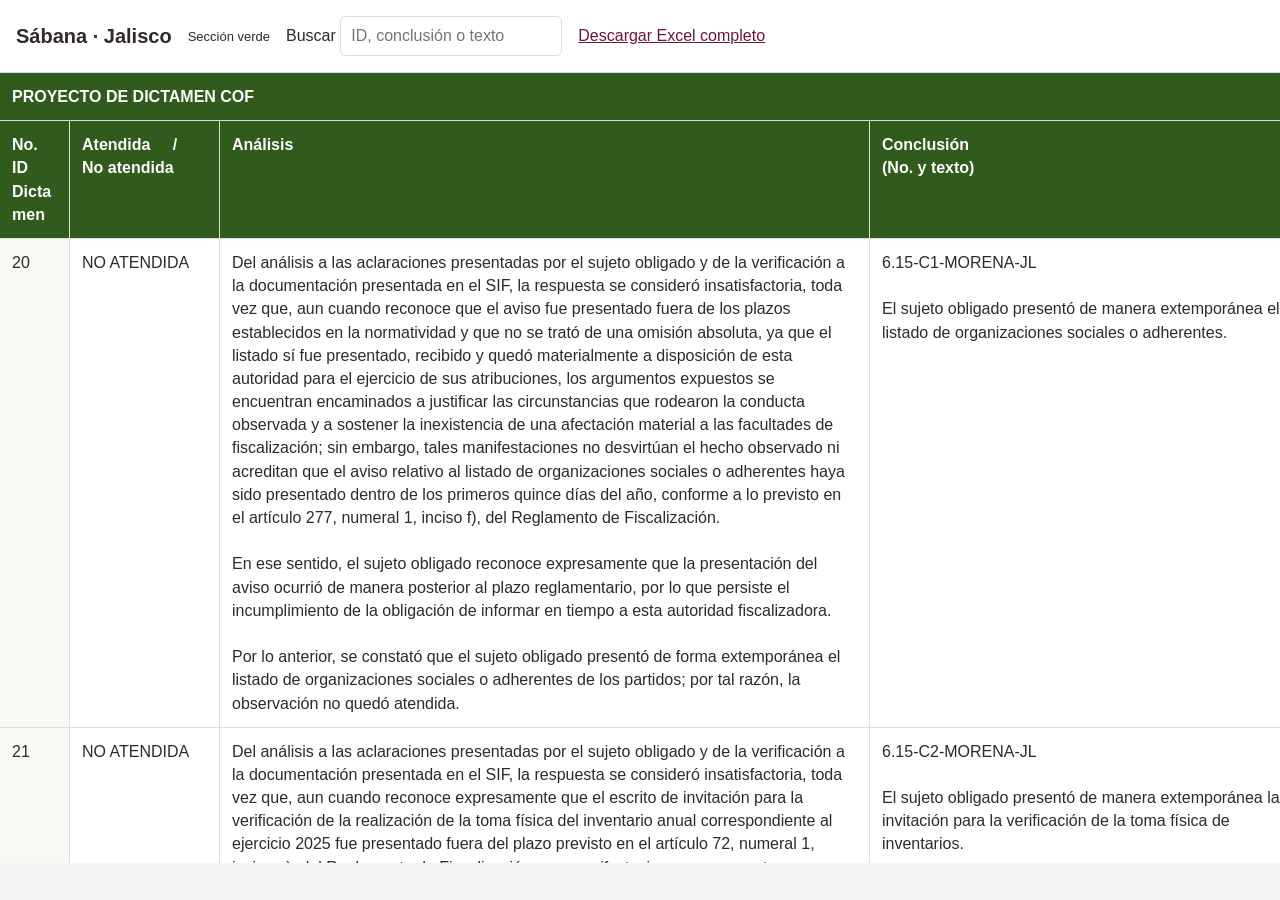
<file: documentos/Jalisco/Sabana_Jalisco.html>
<!doctype html><html lang="es"><head><meta charset="utf-8"><meta name="viewport" content="width=device-width,initial-scale=1"><meta name="author" content="Luis Montañez Escobar"><title>Sábana · Jalisco</title><style>*{box-sizing:border-box}body{margin:0;font:16px 'Arial Narrow',Arial,sans-serif;color:#31282c;background:#f7f5f4}header{padding:16px;background:white;border-bottom:1px solid #ddd;position:sticky;top:0;z-index:3;display:flex;gap:16px;flex-wrap:wrap;align-items:center}h1{font-size:20px;margin:0}p{margin:0;font-size:13px}input{padding:10px;border:1px solid #ddd;border-radius:5px;font:inherit;max-width:100%}a{color:#6e1730}.scroll{overflow:auto;height:calc(100dvh - 110px)}table{border-collapse:separate;border-spacing:0;table-layout:fixed;width:2600px;background:white}td{padding:12px;vertical-align:top;white-space:pre-wrap;overflow-wrap:anywhere;border-bottom:1px solid #ddd;border-right:1px solid #ddd;line-height:1.45;width:230px}td:nth-child(1){width:70px;position:sticky;left:0;background:#f6faf3;z-index:1}td:nth-child(2){width:150px}td:nth-child(3){width:650px}td:nth-child(4){width:430px}tr:nth-child(-n+2) td{background:#315b1d;color:white;font-weight:bold}tr:nth-child(2) td{position:sticky;top:0;z-index:2}[hidden]{display:none!important}@media print{header{position:static}input{display:none}.scroll{height:auto;overflow:visible}table{width:100%;font-size:7px}td{width:auto!important;padding:3px}td:nth-child(1),tr:nth-child(2) td{position:static}}</style></head><body><header><h1>Sábana · Jalisco</h1><p>Sección verde</p><label>Buscar <input type="search" id="search" placeholder="ID, conclusión o texto"></label><a href="Sabana_Jalisco.xlsx" download>Descargar Excel completo</a></header><div class="scroll" tabindex="0" aria-label="Sección verde: desplázate horizontalmente para consultar todas las columnas"><table aria-label="Sábana de la sección verde"><colgroup><col style="width:70px"><col style="width:150px"><col style="width:650px"><col style="width:430px"><col style="width:180px"><col style="width:230px"><col style="width:230px"><col style="width:330px"><col style="width:330px"></colgroup><tbody><tr><td colspan="9">PROYECTO DE DICTAMEN COF</td></tr><tr><td data-cell="V9">No. ID Dictamen</td><td data-cell="W9">Atendida     /       No atendida</td><td data-cell="X9">Análisis</td><td data-cell="Y9">Conclusión 
(No. y texto)</td><td data-cell="Z9">Monto involucrado</td><td data-cell="AA9">Anexo</td><td data-cell="AB9">Filas del anexo</td><td data-cell="AC9">Normativa que inclumplió</td><td data-cell="AD9">Falta concreta</td></tr><tr><td data-cell="V11">20</td><td data-cell="W11">NO ATENDIDA</td><td data-cell="X11">Del análisis a las aclaraciones presentadas por el sujeto obligado y de la verificación a la documentación presentada en el SIF, la respuesta se consideró insatisfactoria, toda vez que, aun cuando reconoce que el aviso fue presentado fuera de los plazos establecidos en la normatividad y que no se trató de una omisión absoluta, ya que el listado sí fue presentado, recibido y quedó materialmente a disposición de esta autoridad para el ejercicio de sus atribuciones, los argumentos expuestos se encuentran encaminados a justificar las circunstancias que rodearon la conducta observada y a sostener la inexistencia de una afectación material a las facultades de fiscalización; sin embargo, tales manifestaciones no desvirtúan el hecho observado ni acreditan que el aviso relativo al listado de organizaciones sociales o adherentes haya sido presentado dentro de los primeros quince días del año, conforme a lo previsto en el artículo 277, numeral 1, inciso f), del Reglamento de Fiscalización.

En ese sentido, el sujeto obligado reconoce expresamente que la presentación del aviso ocurrió de manera posterior al plazo reglamentario, por lo que persiste el incumplimiento de la obligación de informar en tiempo a esta autoridad fiscalizadora.

Por lo anterior, se constató que el sujeto obligado presentó de forma extemporánea el listado de organizaciones sociales o adherentes de los partidos; por tal razón, la observación no quedó atendida.</td><td data-cell="Y11">6.15-C1-MORENA-JL

El sujeto obligado presentó de manera extemporánea el listado de organizaciones sociales o adherentes.</td><td data-cell="Z11"></td><td data-cell="AA11"></td><td data-cell="AB11"></td><td data-cell="AC11">277, numeral 1, inciso f) del RF.</td><td data-cell="AD11">Presentó de manera extemporánea un aviso a la autoridad.</td></tr><tr><td data-cell="V12">21</td><td data-cell="W12">NO ATENDIDA</td><td data-cell="X12">Del análisis a las aclaraciones presentadas por el sujeto obligado y de la verificación a la documentación presentada en el SIF, la respuesta se consideró insatisfactoria, toda vez que, aun cuando reconoce expresamente que el escrito de invitación para la verificación de la realización de la toma física del inventario anual correspondiente al ejercicio 2025 fue presentado fuera del plazo previsto en el artículo 72, numeral 1, inciso a), del Reglamento de Fiscalización, sus manifestaciones se encuentran encaminadas a justificar las circunstancias que rodearon la conducta observada, así como a sostener que la extemporaneidad no produjo una afectación material a las facultades de fiscalización de esta autoridad.

No obstante, tales argumentos no desvirtúan el hecho observado ni acreditan que la invitación hubiera sido presentada con cuando menos veinte días de anticipación a la fecha programada para la toma física del inventario, conforme a lo expresamente establecido en la normativa aplicable.

Al respecto, la irregularidad observada consiste precisamente en la presentación extemporánea del escrito de invitación a esta autoridad fiscalizadora, por lo que el hecho de que el aviso haya sido finalmente presentado no subsana el incumplimiento relativo a su presentación dentro del plazo reglamentariamente establecido. En ese sentido, la conducta observada se actualiza con la sola acreditación de que la comunicación fue realizada fuera del término previsto por la norma.

Por lo anterior, se constató que el sujeto obligado presentó de forma extemporánea el escrito de invitación para la realización de la toma física del inventario anual correspondiente al ejercicio 2025; por tal razón, la observación no quedó atendida.</td><td data-cell="Y12">6.15-C2-MORENA-JL

El sujeto obligado presentó de manera extemporánea la invitación para la verificación de la toma física de inventarios.</td><td data-cell="Z12"></td><td data-cell="AA12"></td><td data-cell="AB12"></td><td data-cell="AC12">72, numeral 1, inciso a) del RF.</td><td data-cell="AD12">Entrega extemporánea de la invitación para la verificación de la toma física de inventarios.</td></tr><tr><td data-cell="V13">22</td><td data-cell="W13">NO ATENDIDA</td><td data-cell="X13">Del análisis a las aclaraciones presentadas por el sujeto obligado y de la verificación a la documentación presentada en el SIF, la respuesta se consideró insatisfactoria, toda vez que aun cuando presentó el aviso de los montos mínimos y máximos y la periodicidad de las cuotas ordinarias y extraordinarias de sus militantes en el apartado de “documentación adjunta” del SIF, se constató que no fue presentado dentro de los primeros quince días de cada ejercicio fiscal conforme a lo previsto en los artículos 98, numeral 1, y 278, numeral 1, inciso b), del Reglamento de Fiscalización.

Ahora bien, respecto a que la información fue finalmente incorporada al SIF y que la observación se circunscribe únicamente a la temporalidad de su presentación, sus argumentos se encuentran encaminados a justificar las circunstancias que rodearon la conducta observada y a sostener la inexistencia de afectaciones materiales a la fiscalización; sin embargo, tales manifestaciones no desvirtúan el hecho observado ni acreditan que el aviso hubiera sido presentado dentro del plazo establecido por la normatividad aplicable.

Al respecto, la irregularidad observada consiste precisamente en la presentación extemporánea del aviso relativo a los montos mínimos y máximos, así como a la periodicidad de las cuotas ordinarias y extraordinarias de la militancia, por lo que la entrega posterior de dicha información no subsana el incumplimiento de la obligación reglamentaria de informarla oportunamente a esta autoridad fiscalizadora.

Por lo anterior, se constató que presentó de manera extemporánea el aviso relativo a los montos mínimos y máximos, así como a la periodicidad de las cuotas ordinarias y extraordinarias de la militancia; por tal razón, la observación no quedó atendida.</td><td data-cell="Y13">6.15-C3-MORENA-JL

El sujeto obligado presentó de manera extemporánea el aviso de los montos mínimos y máximos y la periodicidad de las cuotas ordinarias y extraordinarias de sus militantes.</td><td data-cell="Z13"></td><td data-cell="AA13"></td><td data-cell="AB13"></td><td data-cell="AC13">98, numeral 1, y 278, numeral 1, inciso b), del RF.</td><td data-cell="AD13">Entrega extemporánea del aviso de los montos mínimos y máximos y la periodicidad de las cuotas ordinarias y extraordinarias de sus militantes.</td></tr><tr><td data-cell="V18">23</td><td data-cell="W18">SEGUIMIENTO IA2026</td><td data-cell="X18">Del análisis a las aclaraciones presentadas por el sujeto obligado y de la verificación a la documentación presentada en el SIF, la respuesta se consideró insatisfactoria, toda vez que, aun cuando manifiesta que la póliza PN1/DR-3/10-04-24 correspondió a un registro duplicado de una obligación previamente reconocida y que la reversa efectuada tuvo por objeto corregir dicho efecto contable, se constató que la citada póliza, cancelada por el sujeto obligado, adjunta en el apartado de evidencias el CFDI con folio fiscal 4908AB6F-481A-44B4-B023-DD6135CE7F9C, el cual no coincide con el CFDI registrado en la póliza PC2/DR-1/21-02-24, en la que se adjuntó el comprobante fiscal con folio 237A567B-5C5F-4219-8304-8286CAA20C88.

Por lo anterior, esta autoridad dará seguimiento en el marco de la revisión al informe anual 2026 a la resolución de las gestiones realizadas para la cancelación del referido comprobante fiscal que permita corroborar que no se trata de una operación cancelada indebidamente.</td><td data-cell="Y18">6.15-C4-MORENA-JL

Se dará seguimiento en el marco de la revisión del Informe Anual 2026, a la resolución de las gestiones realizadas con el SAT y el proveedor EDMATER, S.A. de C.V. para la cancelación del CFDI con folio fiscal 4908AB6F-481A-44B4-B023-DD6135CE7F9C por un monto de $56,271.60.</td><td data-cell="Z18">56271.6</td><td data-cell="AA18"></td><td data-cell="AB18"></td><td data-cell="AC18"></td><td data-cell="AD18">Seguimiento al Informe Anual 2026.</td></tr><tr><td data-cell="V19">24</td><td data-cell="W19">NO ATENDIDA</td><td data-cell="X19">Del análisis a las aclaraciones presentadas por el sujeto obligado y de la verificación a la documentación presentada en el SIF, la respuesta se consideró insatisfactoria, toda vez que, aun cuando manifiesta que presentó el Programa Anual de Trabajo para Actividades Específicas correspondiente al ejercicio 2025 con únicamente once días de extemporaneidad y que los proyectos pudieron ser objeto de fiscalización, sin existir ocultamiento de operaciones, beneficio económico o afectación acreditada a las facultades de revisión de esta autoridad, tales argumentos no desvirtúan el incumplimiento de la obligación prevista en el artículo 170, numeral 1, del Reglamento de Fiscalización, el cual establece expresamente el plazo para la presentación de los Programas Anuales de Trabajo ante la autoridad fiscalizadora.

Por lo anterior, se constató que el sujeto obligado presentó de manera extemporánea el Programa Anual de Trabajo para Actividades Específicas correspondiente al ejercicio 2025; por tal razón, la observación no quedó atendida.</td><td data-cell="Y19">6.15-C5-MORENA-JL

El sujeto obligado presentó de manera extemporánea el PAT para el desarrollo de actividades específicas.</td><td data-cell="Z19"></td><td data-cell="AA19"></td><td data-cell="AB19"></td><td data-cell="AC19">170, numeral 1 del RF.</td><td data-cell="AD19">Presentó el PAT de Actividades Específicas de manera extemporánea.</td></tr><tr><td data-cell="V21">25</td><td data-cell="W21">NO ATENDIDA</td><td data-cell="X21">Del análisis a las aclaraciones y documentación presentada por el sujeto obligado, se constató que el gasto registrado por la entrega de materiales utilitarios consistentes en mochilas no se vincula con el desarrollo de las actividades específicas, tal y como se señala en el análisis realizado en el ID 26 del presente Dictamen.

Derivado de lo anterior esta autoridad realizó el cálculo de lo que el sujeto obligado destinó para el desarrollo de las actividades específicas, como se detalla en el cuadro siguiente:

Financiamiento Público para Actividades Ordinarias
Financiamiento que el Partido debió aplicar para Actividades Específicas Acuerdo (IEPC-ACG-333/2024)
Financiamiento que el Partido debió aplicar para Actividades Específicas
Total de financiamiento que el Partido Debió Aplicar para Actividades Específicas (3%+2%)
Financiamiento que el Partido Aplicó para Actividades Específicas
Gastos no Vinculados
Importe de Financiamiento no Destinado

3%
2%

(A)
(B)
(C)= (A*2)
(D) =(B+C)
(E)
(F)
(G) =(D-E+F)
$132,756,881.82
$3,982,706.45
$2,655,137.64
$6,637,844.09
$6,904,316.26
$501,932.00
$235,459.83

En consecuencia, al descontarse del monto efectivamente aplicado a actividades específicas los gastos observados que carecen de vinculación con dicho rubro, se determinó que el sujeto obligado omitió destinar la totalidad del financiamiento público otorgado para el desarrollo de las actividades específicas del ejercicio 2025 por un importe de $235,459.83; por tal razón, la observación no quedó atendida.</td><td data-cell="Y21">6.15-C6-MORENA-JL

El sujeto obligado omitió destinar el porcentaje mínimo del financiamiento público ordinario otorgado en el ejercicio 2025, para el desarrollo de actividades específicas, por un monto de $235,459.83.</td><td data-cell="Z21">235459.83</td><td data-cell="AA21"></td><td data-cell="AB21"></td><td data-cell="AC21">51, numeral 1, inciso a), fracción IV e inciso c) de la LGPP y 163, numeral 1, inciso a) RF</td><td data-cell="AD21">No destinar el recurso establecido para Actividades Especificas</td></tr><tr><td data-cell="V26">28</td><td data-cell="W26">NO ATENDIDA</td><td data-cell="X26">Del análisis a las aclaraciones presentadas por el sujeto obligado y de la verificación a la documentación presentada en el SIF, la respuesta se consideró insatisfactoria, toda vez que, aun cuando manifiesta que presentó el Programa Anual de Trabajo para la Capacitación, Promoción y Desarrollo del Liderazgo Político de las Mujeres correspondiente al ejercicio 2025 con únicamente once días de extemporaneidad y que los proyectos pudieron ser objeto de fiscalización, sin existir ocultamiento de operaciones, beneficio económico o afectación acreditada a las facultades de revisión de esta autoridad, tales argumentos no desvirtúan el incumplimiento de la obligación prevista en el artículo 170, numeral 1, del Reglamento de Fiscalización, el cual establece expresamente el plazo para la presentación de los Programas Anuales de Trabajo ante la autoridad fiscalizadora.

Por lo anterior, se constató que el sujeto obligado presentó de manera extemporánea el Programa Anual de Trabajo para la Capacitación, Promoción y Desarrollo del Liderazgo Político de las Mujeres correspondiente al ejercicio 2025; por tal razón, la observación no quedó atendida.</td><td data-cell="Y26">6.15-C7-MORENA-JL

El sujeto obligado presentó de manera extemporánea el PAT para la Capacitación, Promoción y Desarrollo del Liderazgo Político de las Mujeres.</td><td data-cell="Z26"></td><td data-cell="AA26"></td><td data-cell="AB26"></td><td data-cell="AC26">170, numeral 1 del RF.</td><td data-cell="AD26">Presentación del PAT en forma extemporánea.</td></tr><tr><td data-cell="V28">29</td><td data-cell="W28">NO ATENDIDA</td><td data-cell="X28">Del análisis de las aclaraciones presentadas por el sujeto obligado y de la revisión de la documentación registrada en el SIF, la respuesta se consideró insatisfactoria, toda vez que, aun cuando manifiesta que la omisión de presentar el aviso de verificación de tiraje por un monto de $158,688.00, señalado con (A) en la columna denominada “Referencia Dictamen” del ANEXO 3-MORENA-JL del presente Dictamen, no constituye un error u omisión técnica en los registros contables y que dicha conducta no vulnera los bienes jurídicos tutelados por considerar que el quebranto jurídico es mínimo e irrelevante, lo cierto es que el artículo 277, numeral 1, inciso a) del Reglamento de Fiscalización establece la obligación de los partidos políticos de realizar las invitaciones para la verificación de tiraje de tareas editoriales relativas a la capacitación, promoción y desarrollo del liderazgo político de las mujeres con, al menos, cinco días de antelación a la fecha de su realización.

Asimismo, respecto al argumento consistente en que la omisión observada no corresponde a un error u omisión en los registros contables, es pertinente señalar que el artículo 1, numeral 1, del citado Reglamento dispone que dicho ordenamiento tiene por objeto establecer las reglas relativas al sistema de fiscalización y rendición de cuentas de los sujetos obligados, por lo que el cumplimiento de las obligaciones previstas en el mismo forma parte del ámbito de revisión de esta autoridad fiscalizadora; por tal razón , la observación no quedó atendida.</td><td data-cell="Y28">6.15-C8-MORENA-JL

El sujeto obligado omitió presentar un aviso para la verificación de tiraje de divulgación y difusión de CPDLPDLM.</td><td data-cell="Z28">158688</td><td data-cell="AA28">Anexo 3-MORENA-JL</td><td data-cell="AB28">Referencia Dictamen: A</td><td data-cell="AC28">277, numeral 1, inciso a) del RF.</td><td data-cell="AD28">Omitió presentar un aviso de verificación de tiraje.</td></tr><tr><td data-cell="V30">30</td><td data-cell="W30">SEGUIMIENTO IA2026 Y 2027</td><td data-cell="X30">Del análisis de las aclaraciones presentadas por el sujeto obligado y de la revisión de la documentación registrada en el SIF, se constató que la conclusión 7.15-C11bis-MORENA-JL del Dictamen Consolidado correspondiente a la revisión de los informes anuales de ingresos y gastos de los partidos políticos nacionales del ejercicio 2024 fue aprobada por el Consejo General del Instituto Nacional Electoral el 5 de marzo de 2026. En consecuencia, la obligación de reintegrar los recursos no destinados a la Capacitación, Promoción y Desarrollo del Liderazgo Político de las Mujeres surgió con posterioridad al cierre del ejercicio sujeto a revisión, por lo que el sujeto obligado no se encontraba en posibilidad jurídica de efectuar dicho reintegro durante el ejercicio fiscalizado.

Por lo anterior, esta autoridad dará seguimiento en el marco de la revisión del Informe Anual 2026 y 2027 al cumplimiento de la obligación de reintegrar el monto no destinado a la Capacitación, Promoción y Desarrollo del Liderazgo Político de las Mujeres, por un importe de $2,316,705.79.</td><td data-cell="Y30">6.15-C9-MORENA-JL

Esta Unidad Técnica de Fiscalización en el marco de la revisión de los Informes Anuales correspondiente al ejercicio 2026 y 2027, dará seguimiento al reintegro de $2,316,705.79 del financiamiento público no destinado a la capacitación, promoción y desarrollo del liderazgo político de las mujeres.</td><td data-cell="Z30">2316705.79</td><td data-cell="AA30"></td><td data-cell="AB30"></td><td data-cell="AC30"></td><td data-cell="AD30">Seguimiento a los informes anuales 2026 y 2027.</td></tr><tr><td data-cell="V31">31</td><td data-cell="W31">SEGUIMIENTO IA2026 Y 2027</td><td data-cell="X31">Del análisis de las aclaraciones presentadas por el sujeto obligado y de la revisión de la documentación registrada en el SIF, se constató que la conclusión 7.15-C11ter-MORENA-JL del Dictamen Consolidado correspondiente a la revisión de los informes anuales de ingresos y gastos de los partidos políticos nacionales del ejercicio 2024 fue aprobada por el Consejo General del Instituto Nacional Electoral el 5 de marzo de 2026. En consecuencia, el monto de $2,316,705.79 de financiamiento público que no fue destinado a la Capacitación, Promoción y Desarrollo del Liderazgo Político de las Mujeres durante el ejercicio 2024 no fue aplicado para dicho fin en el ejercicio 2025.

Por lo anterior, toda vez que la determinación que originó la obligación fue aprobada con posterioridad al cierre del ejercicio 2025, esta autoridad dará seguimiento en el marco de la revisión del Informe Anual 2026 y 2027, a efecto de verificar que el sujeto obligado destine el monto no aplicado en el ejercicio 2024 para la Capacitación, Promoción y Desarrollo del Liderazgo Político de las Mujeres, de conformidad con la normativa aplicable.</td><td data-cell="Y31">6.15-C10-MORENA-JL

Esta Unidad Técnica de Fiscalización en el marco de la revisión de los Informes Anuales correspondientes a los ejercicios 2026 y 2027, dará seguimiento a efecto de que los recursos por un monto de $2,316,705.79 se destinen al rubro de Capacitación, Promoción y el Desarrollo del Liderazgo Político de las Mujeres.</td><td data-cell="Z31">2316705.79</td><td data-cell="AA31"></td><td data-cell="AB31"></td><td data-cell="AC31"></td><td data-cell="AD31">Seguimiento a los informes anuales 2026 y 2027.</td></tr><tr><td data-cell="V32">32</td><td data-cell="W32">NO ATENDIDA</td><td data-cell="X32">En consecuencia, se constató que omitió destinar el porcentaje del financiamiento público correspondiente a la Capacitación, Promoción y Desarrollo del Liderazgo Político de las Mujeres para el ejercicio 2025 por un importe de $104,668.75; por tal razón, la observación no quedó atendida.

El dictamen dispone seguimiento al reintegro y a la aplicación del mismo importe en los ejercicios 2026 y 2027. Adicionalmente considera dar vista al OPLE y a la FISEL, en los términos de las conclusiones 6.15-C12 a 6.15-C15-MORENA-JL.</td><td data-cell="Y32">6.15-C11-MORENA-JL

El sujeto obligado omitió destinar el porcentaje mínimo del financiamiento público ordinario otorgado en el ejercicio 2025, para la Capacitación, Promoción y Desarrollo del Liderazgo Político de las Mujeres, por un monto de $104,668.75.

6.15-C12-MORENA-JL

El sujeto obligado no destinó el porcentaje mínimo del financiamiento público ordinario 2025, para la capacitación, promoción y el desarrollo del liderazgo político de las mujeres, por un monto de $104,668.75, por lo que se dará seguimiento al reintegro del importe no destinado en el marco de la revisión del Informe Anual correspondiente al ejercicio 2026 y 2027. 

6.15-C13-MORENA-JL

Esta Unidad Técnica de Fiscalización en el marco de la revisión de los Informes Anuales correspondientes a los ejercicios 2026 y 2027, dará seguimiento a efecto de que los recursos por un monto de $104,668.75 se destinen al rubro de Capacitación, Promoción y el Desarrollo del Liderazgo Político de las Mujeres.

6.15-C14-MORENA-JL

Se considera dar vista al Instituto Electoral y de Participación Ciudadana del estado de Jalisco a efecto de que determine lo conducente.

6.15-C15-MORENA-JL

Se considera dar vista a la Fiscalía Especializada en materia de Delitos Electorales a efecto de que determine lo conducente, en materia de Violencia Política contra las Mujeres en Razón de Género, conforme al apartado VII, artículo 20 Bis, de la Ley General en Materia de Delitos Electorales.</td><td data-cell="Z32">104668.75</td><td data-cell="AA32"></td><td data-cell="AB32"></td><td data-cell="AC32">51, numeral 1, inciso a), fracción V de la LGPP y 163, numeral 1, inciso b) y 256, numeral 6, inciso a) del RF.</td><td data-cell="AD32">No destinar el recurso establecido para la Capacitación, Promoción y el Desarrollo del Liderazgo Político de las Mujeres.

Vista al OPLE.

Vista a la FISEL</td></tr><tr><td data-cell="V36">34</td><td data-cell="W36">SEGUIMIENTO IA2026</td><td data-cell="X36">Con relación a los saldos con antigüedad menor a un año al 31 de diciembre de 2025 detallados en la columna “BE” en el ANEXO 4-MORENA-JL del presente Dictamen, por un monto de $462,520.00, esta autoridad dará puntual seguimiento en el marco de la revisión del Informe Anual 2025.

Procede señalar que, de conformidad con el artículo 67, numeral 1, del RF, si al cierre de un ejercicio un partido presenta en su contabilidad saldos positivos en las cuentas por cobrar, tales como &quot;Deudores Diversos&quot;, &quot;Gastos por Comprobar”, “Anticipo a Proveedores” o cualquier otra de naturaleza análoga y al cierre del ejercicio siguiente (2026) los mismos saldos continúan sin haberse comprobado, éstos serán observados, salvo que el partido informe oportunamente de la existencia de alguna excepción legal.</td><td data-cell="Y36">6.15-C16-MORENA-JL

Se dará seguimiento en el marco de la revisión del Informe Anual 2026, a los saldos pendientes por recuperar al 31 de diciembre de 2025 con antigüedad menor a un año, por $462,520.00.</td><td data-cell="Z36">462520</td><td data-cell="AA36">Anexo 4-MORENA-JL</td><td data-cell="AB36"></td><td data-cell="AC36"></td><td data-cell="AD36">Seguimiento al Informe Anual 2026.</td></tr><tr><td data-cell="V37">35</td><td data-cell="W37">NO ATENDIDA</td><td data-cell="X37">Del análisis a las aclaraciones presentadas por el sujeto obligado y de la verificación a la documentación registrada en el SIF, la respuesta se consideró insatisfactoria, toda vez que, aun cuando señala que adjuntó en las pólizas identificadas con (A) en la columna denominada “Referencia Dictamen” del ANEXO 5-MORENA-JL del presente Dictamen los mecanismos de distribución de la propaganda institucional y de las tareas editoriales, de la revisión efectuada se constató que la documentación presentada consiste únicamente en un escrito mediante el cual se señala, de forma general, la cantidad de ejemplares que serían distribuidos en los 20 distritos electorales de la entidad, así como la intención de recabar notas de salida con los responsables de cada distrito.

Sin embargo, dicha documentación resulta insuficiente para acreditar el destino final de la propaganda institucional, tareas editoriales, materiales y suministros observados, toda vez que no presentó evidencia documental suficiente que permitiera verificar de manera fehaciente su distribución y utilización, tales como relaciones detalladas de eventos, lugares de entrega, cantidades efectivamente distribuidas por distrito, acuses de recepción, evidencia fotográfica u otra documentación soporte que acreditara el destino final de los bienes adquiridos por un monto de $6,368,634.32; por tal razón, la observación no quedó atendida.</td><td data-cell="Y37">6.15-C17-MORENA-JL

El sujeto obligado omitió presentar los mecanismos de distribución que permitan corroborar el destino final de la propaganda utilitaria, por un monto de $6,368,634.32.</td><td data-cell="Z37">6368634.32</td><td data-cell="AA37">Anexo 5-MORENA-JL</td><td data-cell="AB37"></td><td data-cell="AC37">77, numeral 3 del RF.</td><td data-cell="AD37">Omitió presentar los mecanismos de distribución.</td></tr><tr><td data-cell="V40">36</td><td data-cell="W40">SEGUIMIENTO IA2026</td><td data-cell="X40">Con relación a los saldos señalados en la columna “BB” del ANEXO 6-MORENA-JL del presente Dictamen, la respuesta del sujeto obligado se consideró satisfactoria, toda vez que de la verificación al SIF, se constató que informó de los registros contables por concepto de pago de pasivos en el ejercicio 2026 (hechos posteriores) por un monto de $2,164.02, adjuntando el soporte documental que lo ampara en el SIF, lo que disminuye los saldos con antigüedad mayor a un año.

Es importante señalar que, los saldos reflejados en las cuentas considerados en este momento con antigüedad menor a un año que al cierre del ejercicio siguiente (Informe Anual 2026) continúen sin haberse liquidado, pagado, o que, en su caso, no cuenten con alguna excepción legal o convenio de pago, serán observados, esto de conformidad con lo dispuesto en el artículo 84, numeral 1, inciso a), del Reglamento de Fiscalización.

Por lo que, en el marco de la revisión del informe anual 2026, esta autoridad dará puntual seguimiento al pago de pasivos generados en el ejercicio 2025</td><td data-cell="Y40">6.15-C18-MORENA-JL

En el marco de la revisión del informe anual 2026, esta UTF, dará puntual seguimiento a los pagos de pasivos generados en el ejercicio 2025 (Hechos Posteriores) por un monto de $2,164.02.</td><td data-cell="Z40">2164.02</td><td data-cell="AA40">Anexo 6-MORENA-JL</td><td data-cell="AB40"></td><td data-cell="AC40"></td><td data-cell="AD40">Seguimiento al Informe Anual 2026.</td></tr><tr><td data-cell="V41">37</td><td data-cell="W41">SEGUIMIENTO IA2026</td><td data-cell="X41">Con relación a los saldos con antigüedad menor a un año al 31 de diciembre de 2025 detallados en la columna “BE” en el ANEXO 6-MORENA-JL del presente Dictamen, por un monto de $982,973.79, esta autoridad dará puntual seguimiento en el marco de la revisión del Informe Anual 2026.

Es importante señalar que, los saldos reflejados en las cuentas considerados en este momento con antigüedad menor a un año que al cierre del ejercicio siguiente (Informe Anual 2026) continúen sin haberse liquidado, pagado, o que, en su caso, no cuenten con alguna excepción legal o convenio de pago, serán observados, esto de conformidad con lo dispuesto en el artículo 84, numeral 1, inciso a), del Reglamento de Fiscalización.

Por lo que, en el marco de la revisión del informe anual 2026, esta autoridad dará puntual seguimiento al pago de pasivos generados en el ejercicio 2025</td><td data-cell="Y41">6.15-C19-MORENA-JL

Se dará seguimiento en el marco de la revisión del Informe Anual 2026, a los saldos de cuentas por pagar al 31 de diciembre de 2025 con antigüedad menor a un año por $982,973.79.</td><td data-cell="Z41">982973.79</td><td data-cell="AA41">Anexo 6-MORENA-JL</td><td data-cell="AB41"></td><td data-cell="AC41"></td><td data-cell="AD41">Seguimiento al Informe Anual 2026.</td></tr><tr><td data-cell="V42">38</td><td data-cell="W42">SEGUIMIENTO CEN Y VISTA</td><td data-cell="X42">A la fecha de elaboración del presente dictamen, esta Unidad Técnica de Fiscalización ha recibido respuesta de las autoridades confirmadas, como se detalla en el ANEXO 7-MORENA-JL del presente dictamen.

De la revisión a las respuestas presentadas por las autoridades se determinó lo siguiente:

Respecto de los oficios señalados con (1) en la columna “Referencia” del citado anexo, la CNBV, SAT, IMSS e INFONAVIT han dado respuesta a las solicitudes enviadas. Los resultados obtenidos de las diligencias se plasmaron en los distintos apartados del presente dictamen.

Con relación a los oficios señalados con (2) en la columna &quot;Referencia&quot; del anexo señalado; a la fecha, las autoridades han dado respuesta parcial o no han dado respuesta a las solicitudes de esta autoridad.

Por lo anterior, si derivado de las mismas y a la documentación proporcionada se identificaran observaciones, serán informadas en el marco de la revisión del Informe Anual 2026.

Adicionalmente, se considera dar vista a la Secretaría Ejecutiva del Instituto Nacional Electoral, respecto de las autoridades que no dieron respuesta a las solicitudes de información, sin embargo, dado que la confirmación realizada implica a todos los sujetos obligados, se efectúa una vista única a la Secretaría Ejecutiva del INE en el dictamen del CEN.</td><td data-cell="Y42">6.15-C20-MORENA-JL
 
Una vez que se reciban las respuestas de la CNBV se dará seguimiento a las mismas en el marco de la revisión del Informe Anual 2026.</td><td data-cell="Z42"></td><td data-cell="AA42">Anexo 7-MORENA-JL</td><td data-cell="AB42">Referencia Dictamen: 1, 2</td><td data-cell="AC42"></td><td data-cell="AD42">Seguimiento al IA2026 y vista única en el CEN.</td></tr><tr><td data-cell="V44">39</td><td data-cell="W44">SEGUIMIENTO CEN</td><td data-cell="X44">Respecto de los comprobantes detallados en la pestaña “CFDI NO REGISTRADOS_SIN COMITÉ” del ANEXO 8-MORENA-JL del presente dictamen, esta autoridad determinó que su análisis y, en su caso, el reconocimiento contable de las operaciones correspondientes se encuentra vinculado a la revisión efectuada al Comité Ejecutivo Nacional del sujeto obligado. Por tal motivo, se dará seguimiento a la documentación y aclaraciones presentadas en dicho ámbito de revisión, a efecto de verificar el debido reconocimiento de los CFDI emitidos y no reportados, así como la correcta aplicación de la normatividad en materia de fiscalización.</td><td data-cell="Y44">6.15-C21-MORENA-JL

Se dará seguimiento al dictamen CEN del estatus CFDI emitidos no reportados de periodos diferentes al 2025.</td><td data-cell="Z44"></td><td data-cell="AA44">Anexo 8-MORENA-JL</td><td data-cell="AB44"></td><td data-cell="AC44"></td><td data-cell="AD44">Seguimiento al dictamen del CEN.</td></tr><tr><td data-cell="V45">40</td><td data-cell="W45">SEGUIMIENTO CEN</td><td data-cell="X45">Respecto de los comprobantes detallados en el ANEXO 9-MORENA-JL del presente Dictamen, esta autoridad determinó que su análisis y, en su caso, el reconocimiento contable de las operaciones correspondientes se encuentra vinculado a la revisión efectuada al Comité Ejecutivo Nacional del sujeto obligado. Por tal motivo, se dará seguimiento a la documentación y aclaraciones presentadas en dicho ámbito de revisión, a efecto de verificar el debido reconocimiento de los CFDI emitidos y no reportados, así como la correcta aplicación de la normatividad en materia de fiscalización.</td><td data-cell="Y45">6.15-C22-MORENA-JL

Se dará seguimiento al dictamen CEN del estatus CFDI recibidos no reportados en el SIF.</td><td data-cell="Z45"></td><td data-cell="AA45">Anexo 9-MORENA-JL</td><td data-cell="AB45"></td><td data-cell="AC45"></td><td data-cell="AD45">Seguimiento al dictamen del CEN.</td></tr><tr><td data-cell="V50">42</td><td data-cell="W50">SEGUIMIENTO IA2026</td><td data-cell="X50">Del análisis a las aclaraciones presentadas por el sujeto obligado y de la verificación a la documentación registrada en el SIF, respecto a los saldos detallados en el ANEXO 11-MORENA-JL del presente Dictamen, se constató que corresponden a contribuciones de seguridad social del quinto bimestre de 2025, cuyo entero fue realizado y registrado en el mes de enero de 2026 mediante la póliza PN1/EG-1/15-01-26, por lo que, esta autoridad dará seguimiento puntual a su correcta determinación y entero de las contribuciones de seguridad social en el marco de la revisión del informe anual 2026.</td><td data-cell="Y50">6.15-C23-MORENA-JL

Se dará seguimiento en el marco de la revisión del Informe Anual 2026, al correcto entero y registro de las contribuciones de seguridad social.</td><td data-cell="Z50"></td><td data-cell="AA50">Anexo 11-MORENA-JL</td><td data-cell="AB50"></td><td data-cell="AC50"></td><td data-cell="AD50">Seguimiento al Informe Anual 2026.</td></tr><tr><td data-cell="V54">45</td><td data-cell="W54">NO ATENDIDA</td><td data-cell="X54">Con relación a los avisos de contratación identificados con la referencia (1) en la columna denominada “Referencia Dictamen” del ANEXO 14-MORENA-JL del presente Dictamen, la respuesta se consideró satisfactoria, toda vez que se constató que dichos avisos corresponden a los pagos realizados al contrato número FIN/CEE/JALI053/2025, presentado mediante el aviso de contratación JAC17279, el cual fue registrado dentro de los plazos establecidos por la normatividad aplicable; por tal razón, este punto de la observación quedó sin efectos.

Respecto de los avisos de contratación identificados con la referencia (2) en la columna denominada “Referencia Dictamen” del ANEXO 14-MORENA-JL del presente Dictamen, se verificó que corresponden a contratos presentados mediante los avisos JAC14956, JAM20982 y KAC03783, los cuales fueron registrados dentro de los plazos establecidos en la normatividad. Asimismo, se constató que la extemporaneidad observada derivó únicamente de la incorporación de nueva evidencia documental, sin que se modificaran las condiciones originalmente pactadas en los contratos; por tal razón, este punto de la observación quedó sin efectos.

Finalmente, por lo que respecta a los avisos de contratación identificados con la referencia (3) en la columna denominada “Referencia Dictamen” del ANEXO 14-MORENA-JL del presente Dictamen, se constató que el sujeto obligado presentó 3 avisos de contratación de manera extemporánea, por un importe de $7,560,747.88. En virtud de lo anterior, al incumplirse los plazos establecidos en la normatividad aplicable para la presentación de dichos avisos, la observación no quedó atendida.</td><td data-cell="Y54">6.15-C24-MORENA-JL

El sujeto obligado presentó de forma extemporánea 3 avisos de contratación.</td><td data-cell="Z54">7560747.88</td><td data-cell="AA54">Anexo 14-MORENA-JL</td><td data-cell="AB54">Referencia Dictamen: 1, 2, 3</td><td data-cell="AC54">261 y 261 Bis del RF.</td><td data-cell="AD54">Avisos de contratación extemporáneos.</td></tr><tr><td data-cell="V55">46</td><td data-cell="W55">NO ATENDIDA</td><td data-cell="X55">Con relación a los registros contables señalados con (1) en la columna denominada “Referencia Dictamen” del ANEXO 15-MORENA-JL del presente Dictamen, se constató que corresponden a registros de provisiones contables que no corresponden a flujos de efectivo; por tal razón, en lo que respecta a este punto la observación quedó sin efectos.

Ahora bien con relación a los registros contables señalados con (2) en la columna denominada “Referencia Dictamen” del ANEXO 15-MORENA-JL del presente Dictamen, la respuesta se consideró insatisfactoria, toda vez que se constató que vulneró lo dispuesto con el artículo 17 en sus párrafos 1 y 2 del RF; en relación con la Norma de Información Financiera A-1 capítulo 20 “Postulados básicos”, la cual establece que, las transacciones que llevan a cabo los sujetos obligados deben reconocerse contablemente en su totalidad, en el momento en el que ocurren, independientemente de la fecha en que se consideren realizados para fines contables.

En consecuencia, al reportar 1548 operaciones extemporáneas, durante el periodo normal, excediendo los tres días posteriores en que se realizó la operación, la observación no quedó atendida. Por un importe de $8,152,150.82.</td><td data-cell="Y55">6.15-C25-MORENA-JL

El sujeto obligado omitió realizar el registro contable de 1548 operaciones en tiempo real, durante el periodo normal, excediendo los tres días posteriores en que se realizó la operación, por un importe de $8,152,150.82.</td><td data-cell="Z55">8152150.82</td><td data-cell="AA55">Anexo 15-MORENA-JL</td><td data-cell="AB55">Referencia Dictamen: 1, 2</td><td data-cell="AC55">38 numerales 1 y 5 del RF.</td><td data-cell="AD55">Omisión de reportar operaciones en tiempo real (Registro extemporáneo en el SIF), periodo normal.</td></tr></tbody></table></div><script>document.getElementById('search').oninput=function(){const term=this.value.toLocaleLowerCase('es');document.querySelectorAll('tr').forEach((r,i)=>r.hidden=i>1&&!r.textContent.toLocaleLowerCase('es').includes(term));};</script></body></html>
</file>
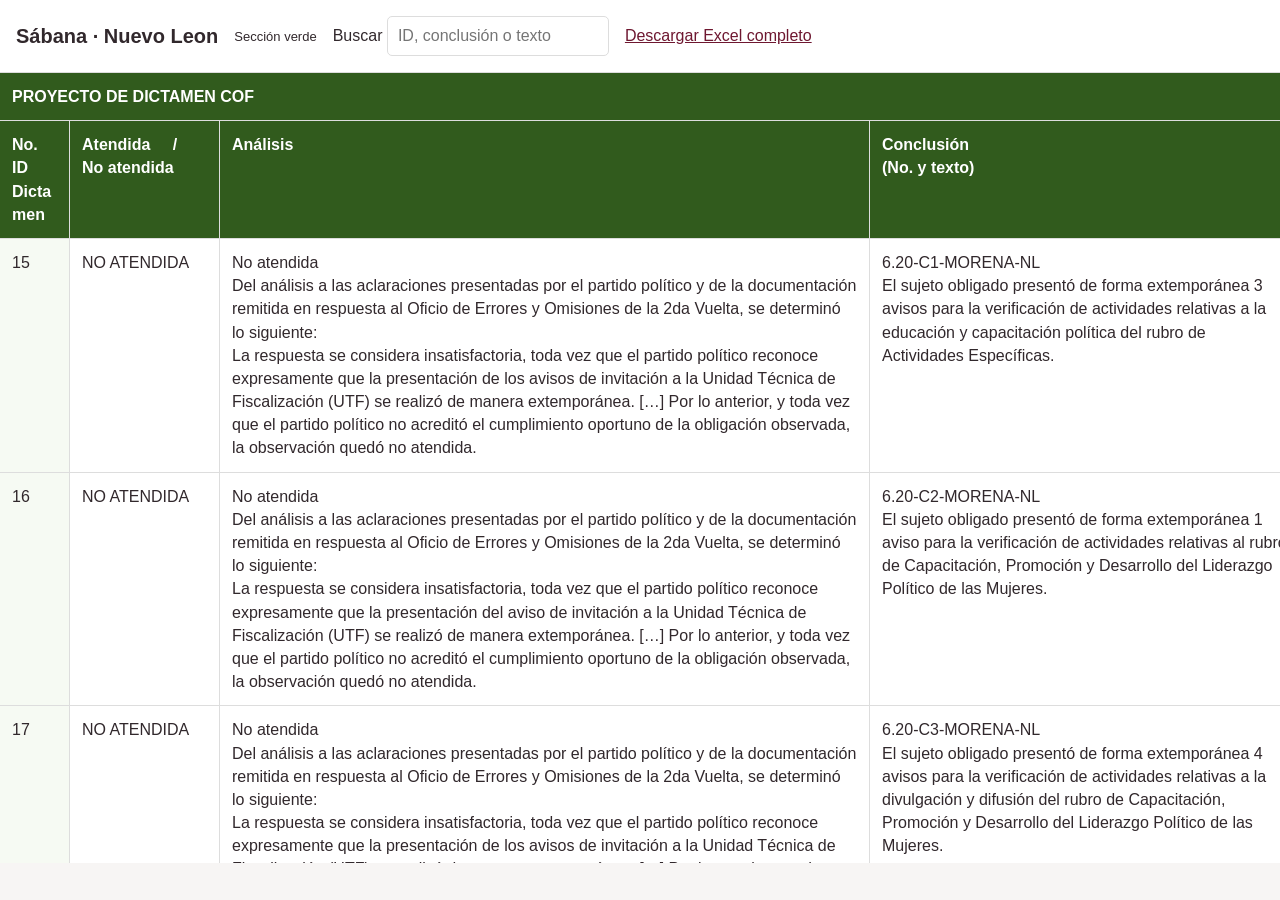
<file: documentos/Nuevo_Leon/Sabana_Nuevo_Leon.html>
<!doctype html><html lang="es"><head><meta charset="utf-8"><meta name="viewport" content="width=device-width,initial-scale=1"><meta name="author" content="Luis Montañez Escobar"><title>Sábana · Nuevo Leon</title><style>*{box-sizing:border-box}body{margin:0;font:16px 'Arial Narrow',Arial,sans-serif;color:#31282c;background:#f7f5f4}header{padding:16px;background:white;border-bottom:1px solid #ddd;position:sticky;top:0;z-index:3;display:flex;gap:16px;flex-wrap:wrap;align-items:center}h1{font-size:20px;margin:0}p{margin:0;font-size:13px}input{padding:10px;border:1px solid #ddd;border-radius:5px;font:inherit;max-width:100%}a{color:#6e1730}.scroll{overflow:auto;height:calc(100dvh - 110px)}table{border-collapse:separate;border-spacing:0;table-layout:fixed;width:2600px;background:white}td{padding:12px;vertical-align:top;white-space:pre-wrap;overflow-wrap:anywhere;border-bottom:1px solid #ddd;border-right:1px solid #ddd;line-height:1.45;width:230px}td:nth-child(1){width:70px;position:sticky;left:0;background:#f6faf3;z-index:1}td:nth-child(2){width:150px}td:nth-child(3){width:650px}td:nth-child(4){width:430px}tr:nth-child(-n+2) td{background:#315b1d;color:white;font-weight:bold}tr:nth-child(2) td{position:sticky;top:0;z-index:2}[hidden]{display:none!important}@media print{header{position:static}input{display:none}.scroll{height:auto;overflow:visible}table{width:100%;font-size:7px}td{width:auto!important;padding:3px}td:nth-child(1),tr:nth-child(2) td{position:static}}</style></head><body><header><h1>Sábana · Nuevo Leon</h1><p>Sección verde</p><label>Buscar <input type="search" id="search" placeholder="ID, conclusión o texto"></label><a href="Sabana_Nuevo_Leon.xlsx" download>Descargar Excel completo</a></header><div class="scroll" tabindex="0" aria-label="Sección verde: desplázate horizontalmente para consultar todas las columnas"><table aria-label="Sábana de la sección verde"><colgroup><col style="width:70px"><col style="width:150px"><col style="width:650px"><col style="width:430px"><col style="width:180px"><col style="width:230px"><col style="width:230px"><col style="width:330px"><col style="width:330px"></colgroup><tbody><tr><td colspan="9">PROYECTO DE DICTAMEN COF</td></tr><tr><td data-cell="V9">No. ID Dictamen</td><td data-cell="W9">Atendida     /       No atendida</td><td data-cell="X9">Análisis</td><td data-cell="Y9">Conclusión 
(No. y texto)</td><td data-cell="Z9">Monto involucrado</td><td data-cell="AA9">Anexo</td><td data-cell="AB9">Filas del anexo</td><td data-cell="AC9">Normativa que inclumplió</td><td data-cell="AD9">Falta concreta</td></tr><tr><td data-cell="V15">15</td><td data-cell="W15">NO ATENDIDA</td><td data-cell="X15">No atendida
Del análisis a las aclaraciones presentadas por el partido político y de la documentación remitida en respuesta al Oficio de Errores y Omisiones de la 2da Vuelta, se determinó lo siguiente:
La respuesta se considera insatisfactoria, toda vez que el partido político reconoce expresamente que la presentación de los avisos de invitación a la Unidad Técnica de Fiscalización (UTF) se realizó de manera extemporánea. […] Por lo anterior, y toda vez que el partido político no acreditó el cumplimiento oportuno de la obligación observada, la observación quedó no atendida.</td><td data-cell="Y15">6.20-C1-MORENA-NL
El sujeto obligado presentó de forma extemporánea 3 avisos para la verificación de actividades relativas a la educación y capacitación política del rubro de Actividades Específicas.</td><td data-cell="Z15"></td><td data-cell="AA15"></td><td data-cell="AB15"></td><td data-cell="AC15">166, numerales 1 y 2 y 277, numeral 1, inciso a) del RF</td><td data-cell="AD15">Presentación extemporánea de invitación para la verificación de Actividades Específicas.</td></tr><tr><td data-cell="V18">16</td><td data-cell="W18">NO ATENDIDA</td><td data-cell="X18">No atendida
Del análisis a las aclaraciones presentadas por el partido político y de la documentación remitida en respuesta al Oficio de Errores y Omisiones de la 2da Vuelta, se determinó lo siguiente:
La respuesta se considera insatisfactoria, toda vez que el partido político reconoce expresamente que la presentación del aviso de invitación a la Unidad Técnica de Fiscalización (UTF) se realizó de manera extemporánea. […] Por lo anterior, y toda vez que el partido político no acreditó el cumplimiento oportuno de la obligación observada, la observación quedó no atendida.</td><td data-cell="Y18">6.20-C2-MORENA-NL
El sujeto obligado presentó de forma extemporánea 1 aviso para la verificación de actividades relativas al rubro de Capacitación, Promoción y Desarrollo del Liderazgo Político de las Mujeres.</td><td data-cell="Z18"></td><td data-cell="AA18"></td><td data-cell="AB18"></td><td data-cell="AC18">166, numerales 1 y 2 y 277, numeral 1, inciso a) del RF</td><td data-cell="AD18">Presentación extemporánea de invitación para la verificación de actividades de Capacitación, Promoción y Desarrollo del Liderazgo Político de las Mujeres.</td></tr><tr><td data-cell="V20">17</td><td data-cell="W20">NO ATENDIDA</td><td data-cell="X20">No atendida
Del análisis a las aclaraciones presentadas por el partido político y de la documentación remitida en respuesta al Oficio de Errores y Omisiones de la 2da Vuelta, se determinó lo siguiente:
La respuesta se considera insatisfactoria, toda vez que el partido político reconoce expresamente que la presentación de los avisos de invitación a la Unidad Técnica de Fiscalización (UTF) se realizó de manera extemporánea. […] Por lo anterior, y toda vez que el partido político no acreditó el cumplimiento oportuno de la obligación observada, la observación quedó no atendida.</td><td data-cell="Y20">6.20-C3-MORENA-NL
El sujeto obligado presentó de forma extemporánea 4 avisos para la verificación de actividades relativas a la divulgación y difusión del rubro de Capacitación, Promoción y Desarrollo del Liderazgo Político de las Mujeres.</td><td data-cell="Z20"></td><td data-cell="AA20"></td><td data-cell="AB20"></td><td data-cell="AC20">166, numerales 1 y 2 y 277, numeral 1, inciso a) del RF</td><td data-cell="AD20">Presentación extemporánea de invitación para la verificación de Actividades de Capacitación, Promoción y Desarrollo del Liderazgo Político de las Mujeres.</td></tr><tr><td data-cell="V27">23</td><td data-cell="W27">SEGUIMIENTO CEN</td><td data-cell="X27">Seguimiento a Dictamen CEN
De la revisión al soporte documental presentado mediante el SIF y de lo señalado por el sujeto obligado en su escrito de respuesta, en el que mencionó el estado que guardaban los diversos CFDI recibidos y no registrados en su contabilidad correspondientes a erogaciones realizadas en el ejercicio 2025 que fueron detectados como resultado de las diligencias realizadas con el SAT; se determinó lo siguiente:
Con relación a los CFDI referenciados con a) en la columna “Referencia Dictamen” del Anexo 2-MORENA-NL del presente dictamen, de una nueva revisión al SIF fueron localizados los CFDI en las contabilidades correspondientes a la operación ordinaria del CEN y de los CDE; por tal razón, respecto a estos CFDI la observación quedó atendida.
Con relación de los CFDI señalados con e) en la columna “Referencia Dictamen” del Anexo 2-MORENA-NL del presente dictamen, se identificó que actualmente dichos comprobante, se encuentran con estatus de cancelado en el portal del SAT; por tal razón, respecto a estos CFDI la observación quedó atendida.
Con relación a los CFDI referenciados con n) en la columna “Referencia Dictamen” del Anexo 2-MORENA-NL del presente dictamen, no fueron localizados en la contabilidad del partido político, derivado de lo anterior las conclusiones correspondientes se realizarán en el Dictamen Consolidado del Comité Ejecutivo Nacional (CEN).</td><td data-cell="Y27"></td><td data-cell="Z27"></td><td data-cell="AA27">Anexo 2-MORENA-NL</td><td data-cell="AB27">Referencia Dictamen: e</td><td data-cell="AC27"></td><td data-cell="AD27">Seguimiento al dictamen del CEN.</td></tr><tr><td data-cell="V29">22</td><td data-cell="W29">SEGUIMIENTO CEN Y VISTA</td><td data-cell="X29">Seguimiento y Vista única en el CEN
A la fecha de elaboración del presente dictamen, esta Unidad Técnica de Fiscalización ha recibido respuesta de las autoridades confirmadas, como se detalla en el Anexo 1-MORENA-NL del presente dictamen.
De la revisión a las respuestas presentadas por las autoridades se determinó lo siguiente:
Respecto de los oficios señalados con (1) en la columna “Referencia” del citado anexo, la CNBV, SAT, IMSS e INFONAVIT han dado respuesta a las solicitudes enviadas. Los resultados obtenidos de las diligencias se plasmaron en los distintos apartados del presente dictamen.
Con relación a los oficios señalados con (2) en la columna &quot;Referencia&quot; del anexo señalado; a la fecha, las autoridades han dado respuesta parcial o no han dado respuesta a las solicitudes de esta autoridad.
Por lo anterior, si derivado de las mismas y a la documentación proporcionada se identificaran observaciones, serán informadas en el marco de la revisión del Informe Anual 2026. 
Adicionalmente, se considera dar vista a la Secretaría Ejecutiva del Instituto Nacional Electoral, respecto de las autoridades que no dieron respuesta a las solicitudes de información, sin embargo, dado que la confirmación realizada implica a todos los sujetos obligados, se efectúa una vista única a la Secretaría Ejecutiva del INE en el dictamen del CEN.</td><td data-cell="Y29">6.20-C4-MORENA-NL
Una vez que se reciban las respuestas de la CNBV se dará seguimiento a las mismas en el marco de la revisión del Informe Anual 2026.</td><td data-cell="Z29"></td><td data-cell="AA29">Anexo 1-MORENA-NL</td><td data-cell="AB29">Referencia Dictamen: 1, 2</td><td data-cell="AC29"></td><td data-cell="AD29">Seguimiento al IA2026 y vista única en el CEN.</td></tr><tr><td data-cell="V34">26</td><td data-cell="W34">SEGUIMIENTO CEN</td><td data-cell="X34">Seguimiento a Dictamen CEN
De la respuesta presentada por el partido y de la confirmación a proveedores que se detallan en el Anexo 5-MORENA-NL, se determinó lo siguiente:
a) Referente a los proveedores señalados con (1) en la columna “Referencia” del referido anexo, no fueron localizados, por lo que se realizaron actas circunstanciadas y fueron notificados por estrados. […] De su verificación, se constató que las operaciones reportadas corresponden a las registradas en la contabilidad del sujeto obligado, no existiendo diferencia alguna.</td><td data-cell="Y34"></td><td data-cell="Z34"></td><td data-cell="AA34">Anexo 5-MORENA-NL</td><td data-cell="AB34">Referencia Dictamen: 1, 2, 3, 4, 5</td><td data-cell="AC34"></td><td data-cell="AD34">Seguimiento al dictamen del CEN.</td></tr><tr><td data-cell="V35">25</td><td data-cell="W35">SEGUIMIENTO CEN</td><td data-cell="X35">Seguimiento a Dictamen CEN
Del análisis a las aclaraciones del partido y de la verificación a la documentación recibida de las confirmaciones realizadas, se determinó lo siguiente:
Respecto a la casa encuestadora señalada con (1), en la columna “Referencia Dictamen” del Anexo 4-MORENA-NL dio respuesta a la solicitud de información manifestando que no llevó a cabo operaciones con partidos políticos en el ejercicio 2025.
Respecto a la casa encuestadora señalada con (2) en la columna &quot;Referencia Dictamen” del referido anexo, no fue localizada, por lo que se realizó el acta circunstanciada y fue notificada por estrados.
Cabe señalar que la casa encuestadora celebró operaciones con los sujetos obligados por montos mayores a 1,500 UMA.
Considerando que la confirmación realizada implica a todos los sujetos obligados, se realiza una vista única al SAT de la SHCP de la casa encuestadora no localizada, por lo que la vista se realiza en el Dictamen del Comité Ejecutivo Nacional (CEN).
Las casas encuestadoras señaladas con (3) en la columna “Referencia Dictamen” del referido anexo, dieron respuesta al requerimiento realizado por la autoridad; sin embargo, ni la encuestadora ni el sujeto obligado reportaron operaciones entre sí.
Por lo que respecta a la casa encuestadora señalada con (4) del referido anexo, dio respuesta a la solicitud de información presentando documentación. De su verificación, se constató que las operaciones reportadas corresponden a las registradas en la contabilidad del sujeto obligado, no existiendo diferencia alguna.</td><td data-cell="Y35"></td><td data-cell="Z35"></td><td data-cell="AA35">Anexo 4-MORENA-NL</td><td data-cell="AB35"></td><td data-cell="AC35"></td><td data-cell="AD35">Seguimiento al dictamen del CEN.</td></tr><tr><td data-cell="V36">27</td><td data-cell="W36">NO ATENDIDA</td><td data-cell="X36">No atendida
Del análisis a las aclaraciones e información presentada por el sujeto obligado en su respuesta al Oficio de Errores y Omisiones de la 2a Vuelta, se determinó lo siguiente:
El partido político manifiesta que la presentación extemporánea del aviso de contratación relacionado en el Anexo 6-MORENA-NL del presente dictamen, obedeció a complicaciones logísticas derivadas de las excesivas cargas de trabajo, y señala que dicha circunstancia no obstaculizó el modelo de fiscalización de esta autoridad ni afectó el adecuado control de la rendición de cuentas.
Al respecto, las manifestaciones realizadas no justifican el incumplimiento, toda vez que la obligación de presentar los avisos de contratación no se limita a su entrega, sino que ésta debe realizarse dentro de los plazos establecidos en la normativa aplicable. La presentación extemporánea constituye, por sí misma, un incumplimiento a la obligación de informar oportunamente a esta autoridad sobre las operaciones realizadas.
Asimismo, la entrega oportuna de los avisos resulta necesaria para la adecuada planeación y programación de las actividades de fiscalización y, en su caso, para llevar a cabo oportunamente las verificaciones de campo correspondientes. Por tanto, aun cuando los avisos hayan sido presentados posteriormente, su entrega tardía limita el margen de actuación de la autoridad para ejercer de manera oportuna y eficaz sus facultades de comprobación.
En ese sentido, el argumento de que no se obstaculizó la fiscalización o no se afectó la rendición de cuentas resulta insuficiente, pues corresponde a esta autoridad, en ejercicio de sus facultades de comprobación, determinar la oportunidad y pertinencia de las acciones de fiscalización que deban realizarse, por tal razón, la observación quedó no atendida.</td><td data-cell="Y36">6.20-C5-MORENA-NL
El sujeto obligado presentó 1 aviso de contratación de forma extemporánea.</td><td data-cell="Z36"></td><td data-cell="AA36">Anexo 6-MORENA-NL</td><td data-cell="AB36"></td><td data-cell="AC36">261 y 261 BIS del RF</td><td data-cell="AD36">Presentación extemporánea de avisos de contratación.</td></tr><tr><td data-cell="V37">28</td><td data-cell="W37">NO ATENDIDA</td><td data-cell="X37">No atendida
Del análisis a las aclaraciones y de la verificación a la documentación presentada por el sujeto obligado en su respuesta al Oficio de Errores y Omisiones de Segunda Vuelta, a través del SIF, se determinó lo siguiente:
Respecto a los registros identificados con (1) en la columna “Referencia Dictamen” del Anexo 7-MORENA-NL, la respuesta del partido se consideró insatisfactoria, toda vez que vulneró lo dispuesto  en el artículo 17 párrafos 1 y 2 del Reglamento de Fiscalización, en relación con la Norma de Información Financiera A-1 capítulo 20 “Postulados básicos”, la cual establece que las transacciones que llevan a cabo los sujetos obligados deben reconocerse contablemente en su totalidad, en el momento en el que ocurren, independientemente de la fecha en que se consideren realizados para fines contables. […] Por todo lo anterior, la observación quedó no atendida.</td><td data-cell="Y37">6.20-C6-MORENA-NL
El sujeto obligado omitió realizar el registro contable de 2149 operaciones en tiempo real, durante el periodo normal, excediendo los tres días posteriores en que se realizó la operación, por un importe de $11,110,652.12.</td><td data-cell="Z37">11110652.12</td><td data-cell="AA37">Anexo 7-MORENA-NL</td><td data-cell="AB37">Referencia Dictamen: 1</td><td data-cell="AC37">38 numerales 1 y 5 del RF</td><td data-cell="AD37">Omisión de reportar operaciones en tiempo real (Registro extemporáneo en el SIF), periodo normal.</td></tr></tbody></table></div><script>document.getElementById('search').oninput=function(){const term=this.value.toLocaleLowerCase('es');document.querySelectorAll('tr').forEach((r,i)=>r.hidden=i>1&&!r.textContent.toLocaleLowerCase('es').includes(term));};</script></body></html>
</file>
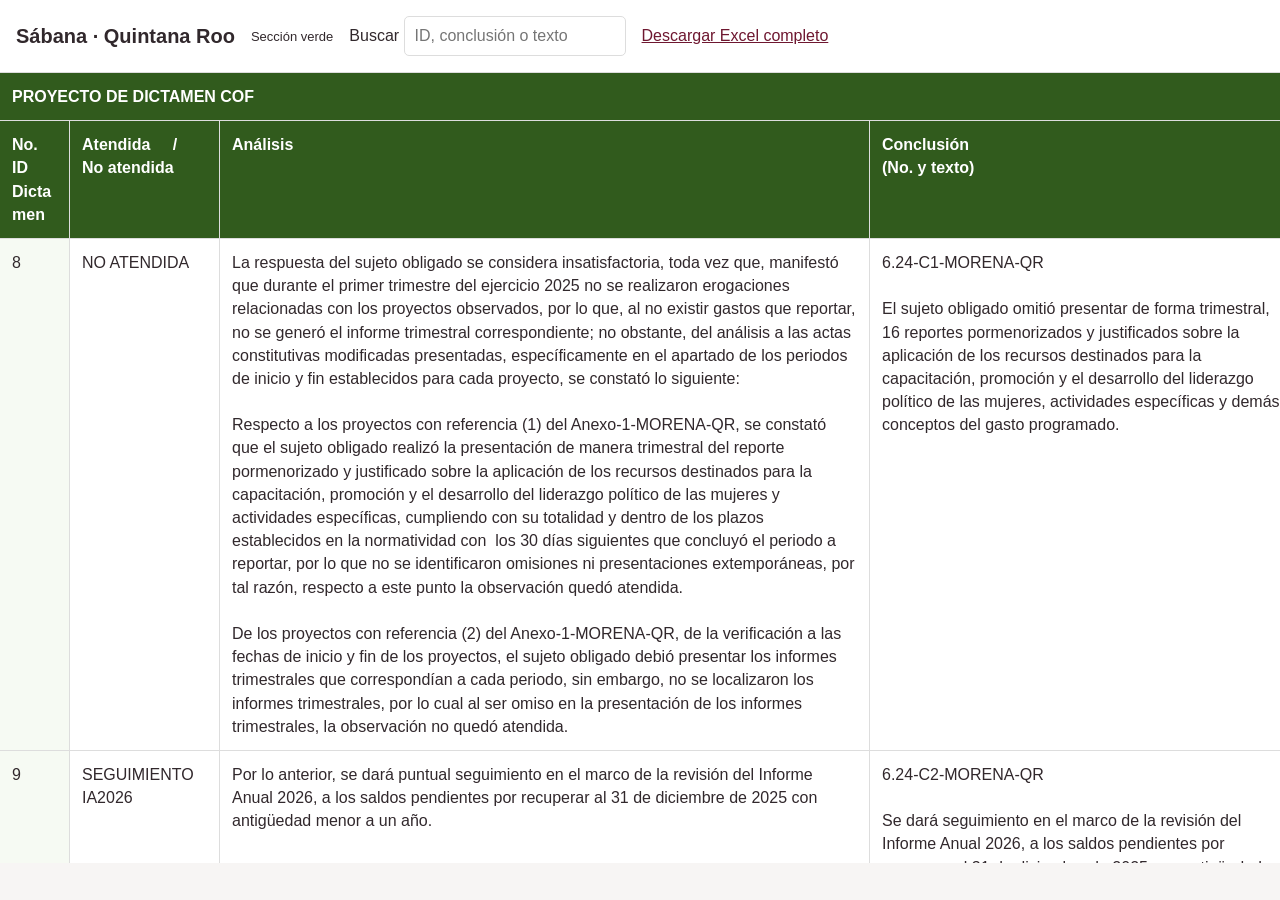
<file: documentos/Quintana_Roo/Sabana_Quintana_Roo.html>
<!doctype html><html lang="es"><head><meta charset="utf-8"><meta name="viewport" content="width=device-width,initial-scale=1"><meta name="author" content="Luis Montañez Escobar"><title>Sábana · Quintana Roo</title><style>*{box-sizing:border-box}body{margin:0;font:16px 'Arial Narrow',Arial,sans-serif;color:#31282c;background:#f7f5f4}header{padding:16px;background:white;border-bottom:1px solid #ddd;position:sticky;top:0;z-index:3;display:flex;gap:16px;flex-wrap:wrap;align-items:center}h1{font-size:20px;margin:0}p{margin:0;font-size:13px}input{padding:10px;border:1px solid #ddd;border-radius:5px;font:inherit;max-width:100%}a{color:#6e1730}.scroll{overflow:auto;height:calc(100dvh - 110px)}table{border-collapse:separate;border-spacing:0;table-layout:fixed;width:2600px;background:white}td{padding:12px;vertical-align:top;white-space:pre-wrap;overflow-wrap:anywhere;border-bottom:1px solid #ddd;border-right:1px solid #ddd;line-height:1.45;width:230px}td:nth-child(1){width:70px;position:sticky;left:0;background:#f6faf3;z-index:1}td:nth-child(2){width:150px}td:nth-child(3){width:650px}td:nth-child(4){width:430px}tr:nth-child(-n+2) td{background:#315b1d;color:white;font-weight:bold}tr:nth-child(2) td{position:sticky;top:0;z-index:2}[hidden]{display:none!important}@media print{header{position:static}input{display:none}.scroll{height:auto;overflow:visible}table{width:100%;font-size:7px}td{width:auto!important;padding:3px}td:nth-child(1),tr:nth-child(2) td{position:static}}</style></head><body><header><h1>Sábana · Quintana Roo</h1><p>Sección verde</p><label>Buscar <input type="search" id="search" placeholder="ID, conclusión o texto"></label><a href="Sabana_Quintana_Roo.xlsx" download>Descargar Excel completo</a></header><div class="scroll" tabindex="0" aria-label="Sección verde: desplázate horizontalmente para consultar todas las columnas"><table aria-label="Sábana de la sección verde"><colgroup><col style="width:70px"><col style="width:150px"><col style="width:650px"><col style="width:430px"><col style="width:180px"><col style="width:230px"><col style="width:230px"><col style="width:330px"><col style="width:330px"></colgroup><tbody><tr><td colspan="9">PROYECTO DE DICTAMEN COF</td></tr><tr><td data-cell="V9">No. ID Dictamen</td><td data-cell="W9">Atendida     /       No atendida</td><td data-cell="X9">Análisis</td><td data-cell="Y9">Conclusión 
(No. y texto)</td><td data-cell="Z9">Monto involucrado</td><td data-cell="AA9">Anexo</td><td data-cell="AB9">Filas del anexo</td><td data-cell="AC9">Normativa que inclumplió</td><td data-cell="AD9">Falta concreta</td></tr><tr><td data-cell="V13">8</td><td data-cell="W13">NO ATENDIDA</td><td data-cell="X13">La respuesta del sujeto obligado se considera insatisfactoria, toda vez que, manifestó que durante el primer trimestre del ejercicio 2025 no se realizaron erogaciones relacionadas con los proyectos observados, por lo que, al no existir gastos que reportar, no se generó el informe trimestral correspondiente; no obstante, del análisis a las actas constitutivas modificadas presentadas, específicamente en el apartado de los periodos de inicio y fin establecidos para cada proyecto, se constató lo siguiente:

Respecto a los proyectos con referencia (1) del Anexo-1-MORENA-QR, se constató que el sujeto obligado realizó la presentación de manera trimestral del reporte pormenorizado y justificado sobre la aplicación de los recursos destinados para la capacitación, promoción y el desarrollo del liderazgo político de las mujeres y actividades específicas, cumpliendo con su totalidad y dentro de los plazos establecidos en la normatividad con  los 30 días siguientes que concluyó el periodo a reportar, por lo que no se identificaron omisiones ni presentaciones extemporáneas, por tal razón, respecto a este punto la observación quedó atendida.

De los proyectos con referencia (2) del Anexo-1-MORENA-QR, de la verificación a las fechas de inicio y fin de los proyectos, el sujeto obligado debió presentar los informes trimestrales que correspondían a cada periodo, sin embargo, no se localizaron los informes trimestrales, por lo cual al ser omiso en la presentación de los informes trimestrales, la observación no quedó atendida.</td><td data-cell="Y13">6.24-C1-MORENA-QR

El sujeto obligado omitió presentar de forma trimestral, 16 reportes pormenorizados y justificados sobre la aplicación de los recursos destinados para la capacitación, promoción y el desarrollo del liderazgo político de las mujeres, actividades específicas y demás conceptos del gasto programado.</td><td data-cell="Z13"></td><td data-cell="AA13">Anexo 1-MORENA-QR</td><td data-cell="AB13">Proyectos identificados con referencia (2).</td><td data-cell="AC13">258 bis del RF.</td><td data-cell="AD13">Omisión de presentar 16 informes trimestrales</td></tr><tr><td data-cell="V14">9</td><td data-cell="W14">SEGUIMIENTO IA2026</td><td data-cell="X14">Por lo anterior, se dará puntual seguimiento en el marco de la revisión del Informe Anual 2026, a los saldos pendientes por recuperar al 31 de diciembre de 2025 con antigüedad menor a un año.</td><td data-cell="Y14">6.24-C2-MORENA-QR 

Se dará seguimiento en el marco de la revisión del Informe Anual 2026, a los saldos pendientes por recuperar al 31 de diciembre de 2025 con antigüedad menor a un año por $3,024.39.</td><td data-cell="Z14">3024.39</td><td data-cell="AA14">Anexo 2-MORENA-QR</td><td data-cell="AB14"></td><td data-cell="AC14"></td><td data-cell="AD14">Seguimiento al Informe Anual 2026.</td></tr><tr><td data-cell="V15">10</td><td data-cell="W15">NO ATENDIDA</td><td data-cell="X15">Respecto a los gastos por amortizar con un importe de $1,374,124.64, se determinó que presentó la documentación soporte solicitada consistente en Kardex de entradas y salida así como su relación en formato PDF de la integración detallada de la entrada y salida en &quot;Gastos por amortizar&quot;, identificando la propaganda que lo conforma, cantidad, importe, evidencias fotográficas correspondientes al usuario final, las muestras de los bienes y la póliza de provisión, misma documentación que acreditó la aplicación y amortización de los bienes en la póliza PC1/DR-1/01-01-2025; por tal razón, respecto a este importe la observación quedó atendida.

Sin embargo, respecto a la afectación de la cuenta Gastos por amortizar reflejada en la póliza PC1/DR-2/31-12-2025 por un importe de $3,362,608.83; de la revisión al SIF se constató que, si bien el sujeto obligado manifestó que corresponde a bienes recibidos por parte del Partido Verde, durante el Proceso Electoral Local 2018-2019, de la revisión a la evidencia se observó que presentó la póliza de traspaso de saldo de campaña, la balanza de traspaso de saldos y 84 recibos de transferencia en especie del Comité Ejecutivo Estatal del Partido Verde Ecologista de México; y de la revisión a la póliza PC1/DR-3/31-12-2025  por el importe de $3,770.00 se observó que adjuntó únicamente las pólizas de provisión del ejercicio 2024; por lo cual se constató que en ambas pólizas, el sujeto obligado omitió presentar los Kardex, muestras y las notas de entrada y salida que permitan a esta autoridad tener la certeza del origen y destino de la propaganda que asciende a $3,366,378.83; por tal razón la observación no quedó atendida.</td><td data-cell="Y15">6.24-C3-MORENA-QR

El sujeto obligado omitió presentar los Kardex, muestras, notas de entrada y salida,</td><td data-cell="Z15">3366378.83</td><td data-cell="AA15"></td><td data-cell="AB15"></td><td data-cell="AC15">77, numeral 3 del RF</td><td data-cell="AD15">Omisión de presentar documentación soporte</td></tr><tr><td data-cell="V17">12</td><td data-cell="W17">SEGUIMIENTO IA2026</td><td data-cell="X17">Derivado de las observaciones al rubro de cuentas por pagar, el partido realizó un conjunto de aclaraciones y rectificaciones, que dieron como resultado modificaciones a las cifras al 31 de diciembre de 2025, quedando los saldos finales de las cuentas por pagar con antigüedad menor a un año, de la siguiente manera:

Cuenta contable
Concepto
Saldos generados en el 2025
Recuperación y comprobación de saldos generados en el ejercicio 2025
Saldos al 31-12-2025

(A)
(B)
C=(A-B)
Proveedores

2-1-01-00-0000
Proveedores
5,089,146.89
$5,089,146.89
$0.00
Acreedores Diversos

21-02-03-0000
Acreedores Diversos
$2,222,636.03
$1,858,908.74
$363,727.29

Total
$7,626,451.58
$ 7,262,724.29
$363,727.29

La integración de los saldos señalados en el cuadro que antecede se detalla en el ANEXO 3-MORENA-QR del presente dictamen, columna BE.

Se dará seguimiento en el marco de la revisión del Informe Anual 2026, a los saldos de cuentas por pagar al 31 de diciembre de 2025 con antigüedad menor a un año.

Es importante señalar que, los saldos reflejados en las cuentas considerados en este momento con antigüedad menor a un año que al cierre del ejercicio siguiente (Informe Anual 2026) continúen sin haberse liquidado, pagado, o que, en su caso, no cuenten con alguna excepción legal o convenio de pago, serán observados, esto de conformidad con lo dispuesto en el artículo 84, numeral 1, inciso a), del Reglamento de Fiscalización.</td><td data-cell="Y17">6.24-C4-MORENA-QR

Se dará seguimiento en el marco de la revisión del Informe Anual 2026, a los saldos de cuentas por pagar al 31 de diciembre de 2025 con antigüedad menor a un año por $363,727.29.</td><td data-cell="Z17">363727.29</td><td data-cell="AA17">Anexo 3-MORENA-QR</td><td data-cell="AB17"></td><td data-cell="AC17"></td><td data-cell="AD17">Seguimiento al Informe Anual 2026.</td></tr><tr><td data-cell="V18">13</td><td data-cell="W18">SEGUIMIENTO IA2026</td><td data-cell="X18">Con relación a los saldos mayores a un año señalados en la columna “BB” del ANEXO-3-MORENA-QR, la respuesta del sujeto obligado se consideró satisfactoria toda vez que, de la verificación al SIF, se constató que los registros contables por concepto de pago de pasivos se encuentran registrados en el ejercicio 2026 (hechos posteriores) en la póliza PN/EG-8/17-08-2026 por un monto de $13,528.50.

Sin embargo, al 31 de diciembre de 2025, persisten los saldos con antigüedad mayor a un año, por lo que, en el marco de la revisión del informe anual 2026, esta autoridad dará puntual seguimiento al pago de pasivos generados en el ejercicio 2024.</td><td data-cell="Y18">6.24-C5-MORENA-QR

En el marco de la revisión del informe anual 2026, esta UTF dará puntual seguimiento a los pagos de pasivos generados en el ejercicio 2024 (Hechos Posteriores) por un monto de $13,528.50</td><td data-cell="Z18">13528.5</td><td data-cell="AA18">Anexo 3-MORENA-QR</td><td data-cell="AB18"></td><td data-cell="AC18"></td><td data-cell="AD18">Seguimiento al Informe Anual 2026.</td></tr><tr><td data-cell="V19">14</td><td data-cell="W19">SEGUIMIENTO IA2026</td><td data-cell="X19">Del análisis a las aclaraciones y a la documentación presentada por el sujeto obligado en el SIF, donde   manifestó que los importes observados corresponden a las cuotas obrero-patronales de IMSS, INFONAVIT y RCV  del sexto bimestre 2025 las cuales tienen obligación de pago en el mes de enero 2026, se constató que el pago de las cuotas obrero-patronales se registró en la póliza PN/EG-1/15-01-2026, (Hechos posteriores) por un monto de $67,900.54, misma que se detalla en el ANEXO 4-MORENA-QR del presente dictamen.

Por lo cual, considerando los hechos posteriores, se concluye que al 31 de diciembre de 2025, se cuenta con un saldo total de $67,900.54 en la columna “AX”, en el Anexo 4-MORENA-QR que corresponde a operaciones realizadas en el ejercicio 2025 pagadas en el 2026, por lo que, en el marco de la revisión del Informe Anual del ejercicio 2026, esta Unidad dará seguimiento respecto a los pagos que realice.</td><td data-cell="Y19">6.24-C6-MORENA-QR

En el marco de la revisión del Informe Anual del ejercicio 2026, esta Unidad dará puntual seguimiento a los saldos del ejercicio 2025, por un importe de $67,900.54, con la finalidad de verificar su correcto pago.</td><td data-cell="Z19">67900.54</td><td data-cell="AA19">Anexo 4-MORENA-QR</td><td data-cell="AB19"></td><td data-cell="AC19"></td><td data-cell="AD19">Seguimiento al Informe Anual 2026.</td></tr><tr><td data-cell="V20">15</td><td data-cell="W20">SEGUIMIENTO CEN</td><td data-cell="X20">Con relación a los CFDI señalados en el ANEXO 5-MORENA-QR del presente Dictamen, de una búsqueda exhaustiva en los diversos apartados del SIF, no fueron localizados en la contabilidad; sin embargo, dichos comprobantes serán analizados en el ámbito federal (Comité Ejecutivo Nacional)</td><td data-cell="Y20"></td><td data-cell="Z20"></td><td data-cell="AA20">Anexo 5-MORENA-QR</td><td data-cell="AB20"></td><td data-cell="AC20"></td><td data-cell="AD20">Seguimiento al dictamen del CEN.</td></tr><tr><td data-cell="V21">16</td><td data-cell="W21">SEGUIMIENTO CEN</td><td data-cell="X21">Respecto de los CFDI emitidos por el sujeto obligado que no fueron registrados en el SIF que fueron timbrados en 2025 y que corresponden a operaciones distintas al ejercicio objeto de revisión, serán objeto de análisis y conclusión en el Dictamen Consolidado de Morena en el CEN.</td><td data-cell="Y21"></td><td data-cell="Z21"></td><td data-cell="AA21"></td><td data-cell="AB21"></td><td data-cell="AC21"></td><td data-cell="AD21">Seguimiento al dictamen del CEN.</td></tr><tr><td data-cell="V23">17</td><td data-cell="W23">SEGUIMIENTO CEN Y VISTA</td><td data-cell="X23">A la fecha de elaboración del presente dictamen, esta Unidad Técnica de Fiscalización ha recibido respuesta de las autoridades confirmadas, como se detalla en el ANEXO 6-MORENA-QR del presente dictamen.

De la revisión a las respuestas presentadas por las autoridades se determinó lo siguiente:

Respecto de los oficios señalados con (1) en la columna “Referencia” del citado anexo, la CNBV, SAT,
IMSS e INFONAVIT han dado respuesta a las solicitudes enviadas. Los resultados obtenidos de las diligencias se plasmaron en los distintos apartados del presente dictamen.

Con relación a los oficios señalados con (2) en la columna &quot;Referencia&quot; del anexo señalado; a la fecha,
las autoridades han dado respuesta parcial o no han dado respuesta a las solicitudes de esta autoridad.

Por lo anterior, si derivado de las mismas y a la documentación proporcionada se identificaran observaciones, serán informadas en el marco de la revisión del Informe Anual 2026.

Adicionalmente, se considera dar vista a la Secretaría Ejecutiva del Instituto Nacional Electoral, respecto
de las autoridades que no dieron respuesta a las solicitudes de información, sin embargo, dado que la
confirmación realizada implica a todos los sujetos obligados, se efectúa una vista única a la Secretaría
Ejecutiva del INE en el dictamen del CEN.</td><td data-cell="Y23">6.24-C7-MORENA-QR

Una vez que se reciban las respuestas de la CNBV se dará seguimiento a las mismas en el marco de la revisión del Informe Anual 2026</td><td data-cell="Z23"></td><td data-cell="AA23">Anexo 6-MORENA-QR</td><td data-cell="AB23">Referencia Dictamen: 1, 2</td><td data-cell="AC23"></td><td data-cell="AD23">Seguimiento al IA2026 y vista única en el CEN.</td></tr><tr><td data-cell="V24">18</td><td data-cell="W24">SEGUIMIENTO CEN</td><td data-cell="X24">Del análisis a la respuesta del sujeto obligado y de la revisión al SIF, se informa que respecto de 1 cuenta bancaria que no fue reportada, será objeto de análisis y conclusión en el Dictamen Consolidado de Morena en el CEN.</td><td data-cell="Y24"></td><td data-cell="Z24"></td><td data-cell="AA24"></td><td data-cell="AB24"></td><td data-cell="AC24"></td><td data-cell="AD24">Seguimiento al dictamen del CEN.</td></tr><tr><td data-cell="V28">19</td><td data-cell="W28">SEGUIMIENTO IA2026</td><td data-cell="X28">Del análisis a las aclaraciones y a la documentación presentada por el sujeto obligado en el SIF, con corte al 28 de septiembre de 2026, se determinaron las siguientes cifras:

Entidad
Nombre del instituto político
Tipo de obligación
Ejercicio
Periodo
Importe pendiente de pago

(A)
Importe pagado aclarado por el SO a través de declaraciones y comprobantes de pago con corte al 28 de septiembre de 2026 o que acreditó que en su momento fue enterado  
(B)
DIFERENCIA

C=(A-B)
Quintana Roo
Morena
IMSS
2025
202512
$51,014.64
$51,014.64
$0.00

Como se puede advertir en el cuadro del IMSS, el sujeto obligado comprobó que realizó pagos correspondientes mediante la póliza PN-EG-1-15/01/2026 (Ejercicio 2026), la cual se encuentra en la contabilidad con ID 381, y presentó además como documentación comprobatoria, copia de la transferencia que corresponde al comprobante de pago de adeudos generados en el IMSS del ejercicio 2025; sin embargo al 31 de diciembre de 2025 persiste el saldo en la balanza de comprobación, por lo cual se dará puntual seguimiento en el Informe Anual del ejercicio 2026 a la regularización del saldo por un monto de $51,014.64 del 2025, con el objeto de que el sujeto obligado acredite su liquidación.</td><td data-cell="Y28">6.24-C8-MORENA-QR 

Al subsistir aun saldo pendiente del IMSS, se dará puntual seguimiento en el Informe Anual del ejercicio 2026 a la regularización del saldo por un monto de $51,014.64 del 2025, con el objeto de que el sujeto obligado acredite su liquidación.</td><td data-cell="Z28">51014.64</td><td data-cell="AA28"></td><td data-cell="AB28"></td><td data-cell="AC28"></td><td data-cell="AD28">Seguimiento al Informe Anual 2026.</td></tr><tr><td data-cell="V29">20</td><td data-cell="W29">SEGUIMIENTO CEN</td><td data-cell="X29">De la respuesta presentada por el partido y de la confirmación a proveedores que se detallan en el ANEXO 7-MORENA-QR, se determinó lo siguiente:

Referente a los proveedores señalados con (1) en la columna “Referencia” del anexo, no fueron localizados, por lo que se realizaron actas circunstanciadas y fueron notificados por estrados.

Cabe señalar que los proveedores celebraron operaciones con el sujeto obligado por montos mayores a 1500 UMA.

Considerando que la confirmación realizada implica a todos los sujetos obligados, se realiza una vista única al SAT de la SHCP de los proveedores no localizados, por lo que la vista se realiza en el Dictamen del Comité Ejecutivo Nacional (CEN).

Respecto al proveedor señalado con (2) en la columna &quot;Referencia” del referido anexo, a la fecha de elaboración del presente dictamen, no ha dado respuesta al requerimiento de información realizada por la autoridad electoral.

Derivado de lo anterior y dado que celebró operaciones con el sujeto obligado por montos superiores a 1,500 UMA, se considera que ha lugar al inicio de un procedimiento oficioso a efecto que se determine lo conducente.

Considerando que la confirmación realizada implica a todos los sujetos obligados, se realiza un procedimiento oficioso único sobre la falta de respuesta de los mismos proveedores, por lo que el procedimiento oficioso se concluye en el Dictamen del Comité Ejecutivo Nacional (CEN).

Referente al proveedor señalado con (3) en la columna “Referencia Dictamen” del referido anexo, dio respuesta a la solicitud de información manifestando que no llevó a cabo operaciones con partidos políticos en el ejercicio 2025.

Los proveedores señalados con (4) en la columna “Referencia” del anexo, dieron respuesta al requerimiento realizado por la autoridad; sin embargo, ni el proveedor ni el sujeto obligado reportaron operaciones entre sí.</td><td data-cell="Y29"></td><td data-cell="Z29"></td><td data-cell="AA29">Anexo 7-MORENA-QR</td><td data-cell="AB29">Referencia Dictamen: 1, 2, 3, 4, 5</td><td data-cell="AC29"></td><td data-cell="AD29">Seguimiento al dictamen del CEN.</td></tr><tr><td data-cell="V30">21</td><td data-cell="W30">SEGUIMIENTO CEN</td><td data-cell="X30">Del análisis a las aclaraciones del partido y de la verificación a la documentación recibida de las confirmaciones realizadas, se determinó lo siguiente:

Respecto a la casa encuestadora señalada con (1), en la columna “Referencia Dictamen” del ANEXO 8-MORENA-QR dio respuesta a la solicitud de información manifestando que no llevó a cabo operaciones con partidos políticos en el ejercicio 2025.

Respecto a la casa encuestadora señalada con (2) en la columna &quot;Referencia Dictamen” del referido anexo, no fue localizada, por lo que se realizó el acta circunstanciada y fue notificada por estrados.

Cabe señalar que la casa encuestadora celebró operaciones con los sujetos obligados por montos mayores a 1,500 UMA.

Considerando que la confirmación realizada implica a todos los sujetos obligados, se realiza una vista única al SAT de la SHCP de la casa encuestadora no localizada, por lo que la vista se realiza en el Dictamen del Comité Ejecutivo Nacional (CEN).

Las casas encuestadoras señaladas con (3) en la columna “Referencia Dictamen” del referido anexo, dieron respuesta al requerimiento realizado por la autoridad; sin embargo, ni la encuestadora ni el sujeto obligado reportaron operaciones entre sí.

Por lo que respecta a las casas encuestadoras señaladas con (4), dieron respuesta a las solicitudes de información presentando documentación. De su verificación, se constató que las operaciones reportadas corresponden a las registradas en la contabilidad del sujeto obligado, no existiendo diferencia alguna.</td><td data-cell="Y30"></td><td data-cell="Z30"></td><td data-cell="AA30">Anexo 8-MORENA-QR</td><td data-cell="AB30"></td><td data-cell="AC30"></td><td data-cell="AD30">Seguimiento al dictamen del CEN.</td></tr><tr><td data-cell="V32">23</td><td data-cell="W32">NO ATENDIDA</td><td data-cell="X32">La respuesta del partido se consideró insatisfactoria, toda vez que vulneró lo dispuesto por el artículo 17 en sus párrafos 1 y 2 del RF; en relación con la Norma de Información Financiera A-1 capítulo 20 “Postulados básicos”, la cual establece que, las transacciones que llevan a cabo los sujetos obligados deben reconocerse contablemente en su totalidad, en el momento en el que ocurren, independientemente de la fecha en que se consideren realizados para fines contables.

En consecuencia, al reportar 576 operaciones extemporáneas, durante el periodo normal, excediendo los tres días posteriores en que se realizó la operación, la observación no quedó atendida. Por un importe de $3,311,272.30.</td><td data-cell="Y32">6.24-C9-MORENA-QR

El sujeto obligado omitió realizar el registro contable de 576 operaciones en tiempo real, durante el primer periodo normal, excediendo los tres días posteriores en que se realizó la operación, por un importe de $3,311,272.30.</td><td data-cell="Z32">3311272.3</td><td data-cell="AA32">Anexo 9-MORENA-QR</td><td data-cell="AB32"></td><td data-cell="AC32">38 numerales 1 y 5 del RF.</td><td data-cell="AD32">Omisión de reportar operaciones en tiempo real (Registro extemporáneo en el SIF), primer periodo normal.</td></tr><tr><td data-cell="V33">24</td><td data-cell="W33">SEGUIMIENTO IA2026</td><td data-cell="X33">Del análisis a la respuesta del sujeto obligado en la que manifestó que hay cifras que coinciden con lo notificado por esta autoridad y que detectaron cifras que no coinciden con su valoración; la respuesta se considera insatisfactoria, toda vez que, el sujeto obligado presentó un documento denominado “Propuesta traspaso de campaña”, sin embargo los saldos que se detallan en dicho documento difieren de lo determinado por esta autoridad, y toda vez que las cifras que integran el ANEXO 10-MORENA-QR, provienen de los saldos que derivaron de las balanzas de comprobación de las candidaturas del sujeto obligado del Proceso Electoral Local Ordinario 2021-2022, el traspaso de dichos saldos debe ser por la totalidad indicada en el referido Anexo.

En consecuencia, de la revisión al SIF, se constató que el sujeto obligado omitió realizar el Traspaso de Saldos originados en el Proceso Electoral Local Ordinario 2021-2022, por lo cual, en el marco de la revisión del Informe Anual 2026, se dará puntual seguimiento al reconocimiento contable de los saldos detallados en el ANEXO 10-MORENA-QR</td><td data-cell="Y33">6.24-C10-MORENA-QR

En el marco de la revisión del informe anual 2026, se dará puntual seguimiento al traspaso de saldos pendientes de reconocer originados en el Proceso Electoral Local Ordinario 2021-2022.</td><td data-cell="Z33"></td><td data-cell="AA33">Anexo 10-MORENA-QR</td><td data-cell="AB33"></td><td data-cell="AC33"></td><td data-cell="AD33">Seguimiento al Informe Anual 2026.</td></tr></tbody></table></div><script>document.getElementById('search').oninput=function(){const term=this.value.toLocaleLowerCase('es');document.querySelectorAll('tr').forEach((r,i)=>r.hidden=i>1&&!r.textContent.toLocaleLowerCase('es').includes(term));};</script></body></html>
</file>
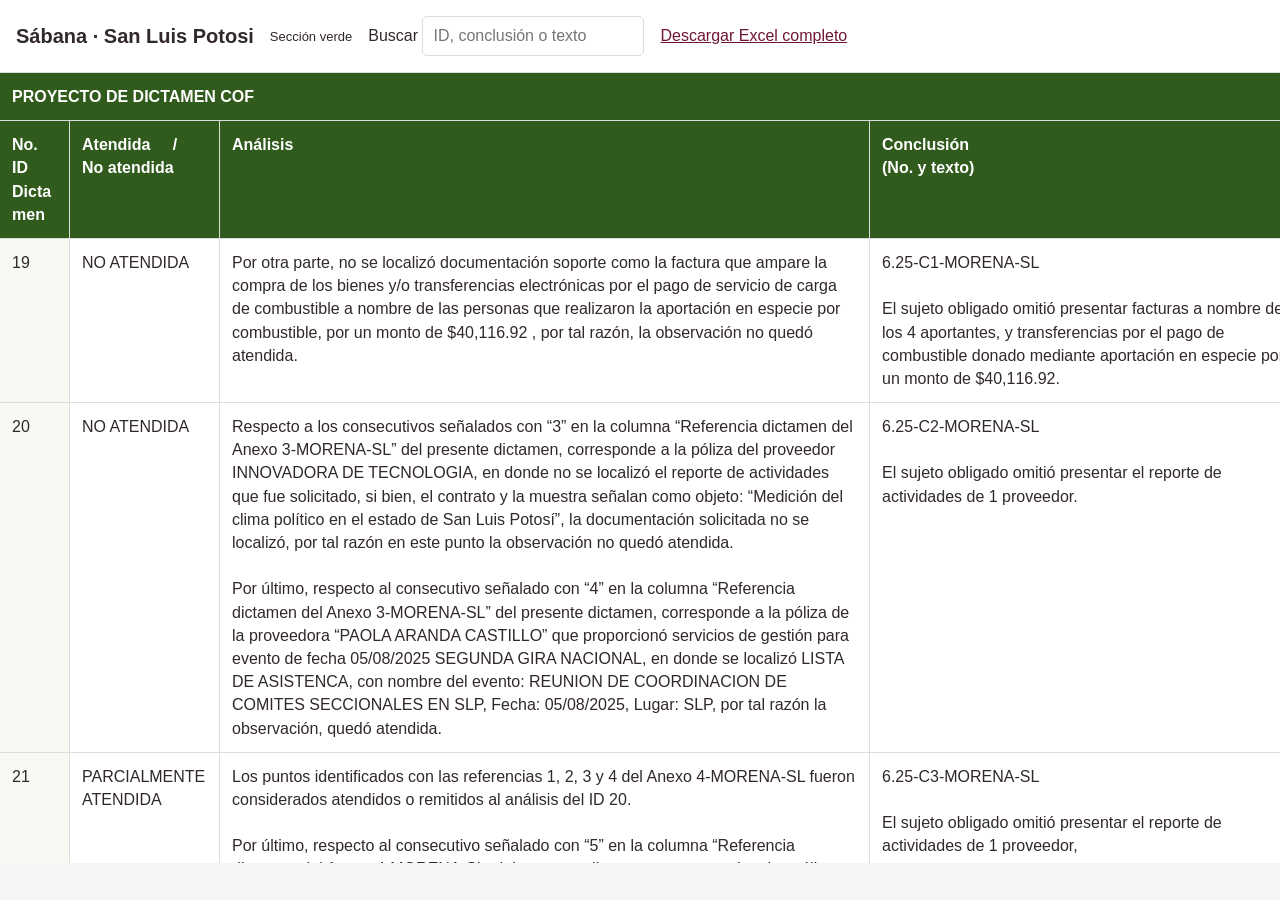
<file: documentos/San_Luis_Potosi/Sabana_San_Luis_Potosi.html>
<!doctype html><html lang="es"><head><meta charset="utf-8"><meta name="viewport" content="width=device-width,initial-scale=1"><meta name="author" content="Luis Montañez Escobar"><title>Sábana · San Luis Potosi</title><style>*{box-sizing:border-box}body{margin:0;font:16px 'Arial Narrow',Arial,sans-serif;color:#31282c;background:#f7f5f4}header{padding:16px;background:white;border-bottom:1px solid #ddd;position:sticky;top:0;z-index:3;display:flex;gap:16px;flex-wrap:wrap;align-items:center}h1{font-size:20px;margin:0}p{margin:0;font-size:13px}input{padding:10px;border:1px solid #ddd;border-radius:5px;font:inherit;max-width:100%}a{color:#6e1730}.scroll{overflow:auto;height:calc(100dvh - 110px)}table{border-collapse:separate;border-spacing:0;table-layout:fixed;width:2600px;background:white}td{padding:12px;vertical-align:top;white-space:pre-wrap;overflow-wrap:anywhere;border-bottom:1px solid #ddd;border-right:1px solid #ddd;line-height:1.45;width:230px}td:nth-child(1){width:70px;position:sticky;left:0;background:#f6faf3;z-index:1}td:nth-child(2){width:150px}td:nth-child(3){width:650px}td:nth-child(4){width:430px}tr:nth-child(-n+2) td{background:#315b1d;color:white;font-weight:bold}tr:nth-child(2) td{position:sticky;top:0;z-index:2}[hidden]{display:none!important}@media print{header{position:static}input{display:none}.scroll{height:auto;overflow:visible}table{width:100%;font-size:7px}td{width:auto!important;padding:3px}td:nth-child(1),tr:nth-child(2) td{position:static}}</style></head><body><header><h1>Sábana · San Luis Potosi</h1><p>Sección verde</p><label>Buscar <input type="search" id="search" placeholder="ID, conclusión o texto"></label><a href="Sabana_San_Luis_Potosi.xlsx" download>Descargar Excel completo</a></header><div class="scroll" tabindex="0" aria-label="Sección verde: desplázate horizontalmente para consultar todas las columnas"><table aria-label="Sábana de la sección verde"><colgroup><col style="width:70px"><col style="width:150px"><col style="width:650px"><col style="width:430px"><col style="width:180px"><col style="width:230px"><col style="width:230px"><col style="width:330px"><col style="width:330px"></colgroup><tbody><tr><td colspan="9">PROYECTO DE DICTAMEN COF</td></tr><tr><td data-cell="V9">No. ID Dictamen</td><td data-cell="W9">Atendida     /       No atendida</td><td data-cell="X9">Análisis</td><td data-cell="Y9">Conclusión 
(No. y texto)</td><td data-cell="Z9">Monto involucrado</td><td data-cell="AA9">Anexo</td><td data-cell="AB9">Filas del anexo</td><td data-cell="AC9">Normativa que inclumplió</td><td data-cell="AD9">Falta concreta</td></tr><tr><td data-cell="V16">19</td><td data-cell="W16">NO ATENDIDA</td><td data-cell="X16">Por otra parte, no se localizó documentación soporte como la factura que ampare la compra de los bienes y/o transferencias electrónicas por el pago de servicio de carga de combustible a nombre de las personas que realizaron la aportación en especie por combustible, por un monto de $40,116.92 , por tal razón, la observación no quedó atendida.</td><td data-cell="Y16">6.25-C1-MORENA-SL

El sujeto obligado omitió presentar facturas a nombre de los 4 aportantes, y transferencias por el pago de combustible donado mediante aportación en especie por un monto de $40,116.92.</td><td data-cell="Z16">40116.92</td><td data-cell="AA16"></td><td data-cell="AB16"></td><td data-cell="AC16">127 del RF.</td><td data-cell="AD16">Omisión de presentar facturas y/o transferencias de pago a nombre de los aportantes</td></tr><tr><td data-cell="V17">20</td><td data-cell="W17">NO ATENDIDA</td><td data-cell="X17">Respecto a los consecutivos señalados con “3” en la columna “Referencia dictamen del Anexo 3-MORENA-SL” del presente dictamen, corresponde a la póliza del proveedor INNOVADORA DE TECNOLOGIA, en donde no se localizó el reporte de actividades que fue solicitado, si bien, el contrato y la muestra señalan como objeto: “Medición del clima político en el estado de San Luis Potosí”, la documentación solicitada no se localizó, por tal razón en este punto la observación no quedó atendida.

Por último, respecto al consecutivo señalado con “4” en la columna “Referencia dictamen del Anexo 3-MORENA-SL” del presente dictamen, corresponde a la póliza de la proveedora “PAOLA ARANDA CASTILLO” que proporcionó servicios de gestión para evento de fecha 05/08/2025 SEGUNDA GIRA NACIONAL, en donde se localizó LISTA DE ASISTENCA, con nombre del evento: REUNION DE COORDINACION DE COMITES SECCIONALES EN SLP, Fecha: 05/08/2025, Lugar: SLP, por tal razón la observación, quedó atendida.</td><td data-cell="Y17">6.25-C2-MORENA-SL

El sujeto obligado omitió presentar el reporte de actividades de 1 proveedor.</td><td data-cell="Z17"></td><td data-cell="AA17">Anexo 3-MORENA-SL</td><td data-cell="AB17">Referencia Dictamen: 3</td><td data-cell="AC17">126 y 127 del RF.</td><td data-cell="AD17">Omitió presentar reporte de actividades del proveedor</td></tr><tr><td data-cell="V18">21</td><td data-cell="W18">PARCIALMENTE ATENDIDA</td><td data-cell="X18">Los puntos identificados con las referencias 1, 2, 3 y 4 del Anexo 4-MORENA-SL fueron considerados atendidos o remitidos al análisis del ID 20.

Por último, respecto al consecutivo señalado con “5” en la columna “Referencia dictamen del Anexo 4-MORENA-SL, del presente dictamen, corresponde a las pólizas del proveedor GRUPO RACPEN, de los cuales no fue localizado el reporte del proveedor en el que señale los servicios proporcionados al partido, con su firma correspondiente, por lo cual en este punto la observación, no quedó atendida.</td><td data-cell="Y18">6.25-C3-MORENA-SL
 
El sujeto obligado omitió presentar el reporte de actividades de 1 proveedor,</td><td data-cell="Z18"></td><td data-cell="AA18">Anexo 4-MORENA-SL</td><td data-cell="AB18">Referencia Dictamen: 5</td><td data-cell="AC18">126 y 127 del RF.</td><td data-cell="AD18">Omitió presentar reporte de actividades del proveedor</td></tr><tr><td data-cell="V21">23</td><td data-cell="W21">NO ATENDIDA</td><td data-cell="X21">La respuesta del sujeto obligado se consideró insatisfactoria, toda vez que, aun cuando señaló que “en la primera respuesta se expuso la detección cualitativa de necesidades contenida en el apartado 10 de las actas. […] Por lo que el partido político no acreditó la necesidad de realizar el proyecto mediante datos estadísticos, estudios, diagnósticos u otras fuentes confiables, señalando claramente las fuentes de las que se obtuvo dicha información, por tal razón, la observación no quedó atendida.</td><td data-cell="Y21">6.25-C4-MORENA-SL

El sujeto obligado presentó su Programa Anual de Trabajo sin justificación del proyecto y no atendiendo a un diagnóstico, detección de necesidades de capacitación o investigación previa.</td><td data-cell="Z21">764546.23</td><td data-cell="AA21"></td><td data-cell="AB21"></td><td data-cell="AC21">175 y 177 del RF.</td><td data-cell="AD21">El PAT no cuenta con los requisitos mínimos que exige la normativa.</td></tr><tr><td data-cell="V23">24</td><td data-cell="W23">NO ATENDIDA</td><td data-cell="X23">Del análisis a las aclaraciones presentadas por el sujeto obligado y de la verificación en el SIF, aún y cuando señaló: “este sujeto obligado reconoce de manera transparente que la presentación de la invitación referida se realizó fuera del plazo establecido, sin embargo es importante precisar que de esta observación no se desprende una omisión sino una presentación que se entregó con un pequeño desfase de tiempo, en ese tenor la presentación tardía no puede considerarse, por sí sola, una falta sustantiva” se constató que presentó en la documentación adjunta al informe de primera corrección 4 acuses de emisión de los folios del proyecto CFLPN/14,EFLJ/6, CFLPM/10 y ECP/6, por lo que respecta a la documentación adjunta al informe de segunda corrección no fue identificada nueva documentación soporte, por lo anterior se determinó que el sujeto obligado presento escritos de invitación a eventos de capacitación política de manera extemporánea, toda vez que debió notificarlos con al menos diez días de anticipación a la fecha del evento, por tal razón, la observación quedó no atendida.</td><td data-cell="Y23">6.25-C5-MORENA-SL

El sujeto obligado presentó escritos de invitación a eventos de capacitación política de manera extemporánea.</td><td data-cell="Z23"></td><td data-cell="AA23"></td><td data-cell="AB23"></td><td data-cell="AC23">166, numerales 1 y 2 del RF.</td><td data-cell="AD23">Omisión de presentar escritos de invitación con al menos diez días de anticipación.</td></tr><tr><td data-cell="V25">25</td><td data-cell="W25">NO ATENDIDA</td><td data-cell="X25">Del análisis a las aclaraciones presentadas por el sujeto obligado y de la verificación en el SIF, aún y cuando señaló: “Se informa que el registro contable es correcto ya que pertenece a la cuenta contable como se informa en el catálogo de cuentas contables del 2025; Actividades Específicas, en el subrubro de Tareas Editoriales, mostrando que es necesario para la realización del proyecto ya que de la imprenta donde se imprime la tarea editorial se lleva en Flete al Comité, haciendo de este un &quot;Gasto necesario para la organización y difusión de las acciones referidas&quot; como se menciona en el Articulo 163. Numeral 1 inciso A. IV del RF. “, no obstante, el artículo 168 establece lo que no es gasto ordinario y que a la letra dice:

Artículo 168.
Conceptos que no son gasto programado
No se considerarán como gastos programados:
a) Actividades ordinarias permanentes de los partidos, incluidas las referentes a los gastos operativos, servicios personales y generales de las Secretarías de la Mujer de los partidos u órganos equivalentes, cuando no se relacionen de manera directa y exclusiva con las actividades específicas y el correspondiente a la capacitación, promoción y el desarrollo del liderazgo político de las mujeres.
(…)

g) Gastos operativos relacionados con el mantenimiento, de manera enunciativa más no limitativa, gastos por pago de líneas telefónicas; inmuebles, servicios de limpie- za o seguridad, entre otros.
Por lo anterior, el gasto debió considerarse dentro de los egresos de “Gasto Ordinario”.

Por lo anterior al no haber realizado el movimiento contable señalado por esta autoridad fiscalizadora, el sujeto obligado realizó un registro contable de forma incorrecta, por tal razón, la observación quedó no atendida.</td><td data-cell="Y25">6.25-C6-MORENA-SL

El sujeto obligado omitió realizar un registro contable conforme a la guía contabilizadora.</td><td data-cell="Z25">9860</td><td data-cell="AA25"></td><td data-cell="AB25"></td><td data-cell="AC25">33, numeral 1, incisos d) e i),  del RF.</td><td data-cell="AD25">Registro contable incorrecto.</td></tr><tr><td data-cell="V27">26</td><td data-cell="W27">NO ATENDIDA</td><td data-cell="X27">Del análisis a la respuesta presentada por el sujeto obligado, así como de la revisión a la documentación presentada en el SIF, se verificó que aun cuando señaló: “se hace del conocimiento de esa Unidad Técnica de Fiscalización que el sujeto obligado prevé destinar los $642.38 identificados en el cuadro a uno de los proyectos del Programa Anual de Trabajo 2026. Esta programación posterior se comunica como información complementaria y no se plantea como sustituto de la comprobación de la obligación anual de 2025. Por ello, se solicita conciliar integralmente los proyectos y pólizas del ejercicio revisado, considerar cualquier gasto elegible de 2025 no reflejado en el cuadro y determinar, con base en esa verificación, el importe que, en su caso, permanezca pendiente la respuesta se consideró insatisfactoria toda vez que derivado del análisis a la contabilidad se observó que no destino el monto por $642.38.

En consecuencia, al omitir destinar el porcentaje del financiamiento público correspondiente a la Capacitación, Promoción y Desarrollo del Liderazgo Político de las jóvenes para el ejercicio 2025 por un importe de $642.38, la observación no quedó atendida.</td><td data-cell="Y27">6.25 C7-MORENA-SL

El sujeto obligado omitió destinar el porcentaje mínimo del financiamiento público ordinario 2025, para la capacitación, promoción y el desarrollo del liderazgo político de los jóvenes, por un monto de $642.38.</td><td data-cell="Z27">642.38</td><td data-cell="AA27"></td><td data-cell="AB27"></td><td data-cell="AC27">156 numeral 1 inciso f) de la Ley Electoral de San Luis Potosí.</td><td data-cell="AD27">No destinar el recurso establecido para la Capacitación, Promoción y el Desarrollo del Liderazgo Político de los jóvenes,</td></tr><tr><td data-cell="V29">27</td><td data-cell="W29">SEGUIMIENTO IA2026</td><td data-cell="X29">Del análisis a la información se observó que el error contable proviene de una entrada a bancos en la cuenta concentradora de Morena, por concepto de sueldo bruto, sin embargo, el Sujeto Obligado omitió reconocer según la guía contabilizadora el adecuado asiento contable respecto de la naturaleza del gasto, debiendo únicamente reconocer como gasto a dispersar en las contabilidades locales el monto a destinarse para el pago de sueldos. La diferencia señalada en el cuadro de la observación por $125,638.82 corresponde a traspasos entre cuentas por las cantidades de $67,000.00 y $58,638.82, por lo anterior es procedente el ajuste contable según su propuesta, dicho movimiento será objeto de seguimiento en el Informe Anual 2026.</td><td data-cell="Y29">6.25-C8-MORENA-SL

Esta autoridad dará seguimiento al saldo de las cuentas terminación 0456 y 4440 en la revisión del informe anual del ejercicio 2026.</td><td data-cell="Z29">Cuenta 0456: $112,552.32
Cuenta 4440: $125,638.82</td><td data-cell="AA29"></td><td data-cell="AB29"></td><td data-cell="AC29"></td><td data-cell="AD29">Seguimiento al Informe Anual 2026.</td></tr><tr><td data-cell="V30">28</td><td data-cell="W30">SEGUIMIENTO IA2026</td><td data-cell="X30">Del análisis a las manifestaciones del sujeto obligado, así como al SIF, se observó que señaló: “que se encuentra vigente la carpeta de investigación, CDI/FGE/I/DO1/38835/24, radicada ante la fiscalía general del Estado de San Luis Potosí, cuya existencia, tramitación y seguimiento se acreditan mediante las copias certificadas en el apartado antes mencionado, mismas que permiten advertir que este sujeto obligado ha desplegado de manera continua las actuaciones que jurídica y materialmente se encuentran a su alcance, mientras que la sustanciación, realización de diligencias y determinación definitiva de la investigación corresponden exclusivamente a la autoridad ministerial.

Asimismo, las constancias acreditan que este partido no se limitó a presentar la denuncia y permanecer inactivo, toda vez que, el 04 de abril de 2025, se presentó un escrito ante la autoridad ministerial y se solicitó expresamente que se informará el estado que guardaba la carpeta de investigación, así como la expedición de copias certificadas de la totalidad de los registros que la integraban. 
Esta actuación resulta particularmente relevante frente a la presente observación, pues acredita precisamente la realización de una gestión concreta de seguimiento ante el Ministerio Público, siendo esto la acreditación que solicita esa Unidad Técnica de Fiscalización.

Por lo anterior, se observó que el sujeto obligado realizó gestiones ante las autoridades competentes para ver los avances que ha mostrado su denuncia por la falta de activo fijo en las instalaciones de su partido, por lo cual la presente observación será objeto de seguimiento en la revisión del informe anual 2026.</td><td data-cell="Y30">6.25-C9-MORENA-SL

Esta autoridad dará seguimiento al avance de las denuncias presentadas por la falta de activo fijo en la revisión del informe anual 2026.</td><td data-cell="Z30"></td><td data-cell="AA30"></td><td data-cell="AB30"></td><td data-cell="AC30"></td><td data-cell="AD30">Seguimiento al Informe Anual 2026.</td></tr><tr><td data-cell="V35">33</td><td data-cell="W35">NO ATENDIDA</td><td data-cell="X35">Derivado de la revisión a las manifestaciones del sujeto obligado y al SIF, se observó que señaló: “considerando que durante el primer periodo de corrección fue incorporada al Sistema Integral de Fiscalización la documentación soporte correspondiente a las recuperaciones y que las operaciones observadas fueron identificadas como ministraciones de fondo revolvente o “caja chica” destinadas a gastos menores y de operación ordinaria del Comité Ejecutivo Estatal, sin que la sola recepción y posterior comprobación de dichos recursos permita equipararlas con una relación de deuda o préstamo personal”,  de lo anterior se desprende que los 4 registros señalados en el ANEXO 7-MORENA-SL corresponden a depósitos para CAJA CHICA depositados a la C. ARIANA JOSEFINA CERVANTES SORIANO, por lo cual no se utilizaron correctamente las cuentas contables del SI, por tal razón, la observación no quedó atendida.

Lo anterior se detalla en el ANEXO 7-MORENA-SL</td><td data-cell="Y35">6.25-C10-MORENA-SL

El sujeto obligado no registró correctamente depósitos destinados a caja chica.</td><td data-cell="Z35">100000</td><td data-cell="AA35">Anexo 7-MORENA-SL</td><td data-cell="AB35"></td><td data-cell="AC35">33, numeral 1, inciso i) del RF</td><td data-cell="AD35">Error contable</td></tr><tr><td data-cell="V36">34</td><td data-cell="W36">SEGUIMIENTO IA2026</td><td data-cell="X36">Del análisis a la respuesta presentada por el sujeto obligado y como se señaló en el oficio de errores y omisiones de segunda vuelta, esta autoridad localizó lo siguiente:

PN/EG-17/17-08-2026 la cual tiene por descripción: PAGO POR DEUDA DE IMPUESTOS RETENIDOS TRANSFERIDOS AL CEN CORRESPONDIENTES A 2022 PARCIAL, por un monto de $ 1,280,117.02

PN/EG- 21/18-08-2026 la cual tiene por descripción: PAGO POR DEUDA DE IMPUESTOS RETENIDOS TRANSFERIDOS AL CEN CORRESPONDIENTES A 2023 PARCIAL, por un monto de $2,640,563.55 y

PN/EG-20/18-08-2026 la cual tiene por descripción: PAGO POR DEUDA DE IMPUESTOS RETENIDOS TRANSFERIDOS AL CEN CORRESPONDIENTES A 2024 PARCIAL, por un monto de $ 1,964,157.32.

Por lo cual se observó la liquidación de los montos pendientes de pago hacia el CEN respecto de impuestos pendientes de pago al SAT, no obstante, la adecuada comprobación será objeto de seguimiento en el informe anual 2026, así como el saldo generado en el ejercicio 2025 en la cuenta de “Acreedores Diversos” por un monto de $597,120.97.</td><td data-cell="Y36">6.25-C11-MORENA-SL

Esta autoridad dará seguimiento a la adecuada comprobación y pago de los saldos en la revisión del informe anual 2026.</td><td data-cell="Z36">Pagos 2026: $5,884,837.89
Saldo 2025: $597,120.97</td><td data-cell="AA36"></td><td data-cell="AB36"></td><td data-cell="AC36"></td><td data-cell="AD36">Seguimiento al Informe Anual 2026.</td></tr><tr><td data-cell="V37">35</td><td data-cell="W37">NO ATENDIDA</td><td data-cell="X37">Del análisis a las manifestaciones realizadas por el sujeto obligado y al SIF, se observó que respecto  los proveedores “IF SOLUTIONS SA DE CV y TANGIBLE CONSULTORES”, que provenían de operaciones  de campaña del ejercicio 2024, en las contabilidades 22594 y 22602, respectivamente, asimismo, se observó el saldo como pasivo al cierre del período de campaña, mismo que fue traspasado a la contabilidad de ordinario, además, se adjuntó en su escrito de respuesta copias de transferencia bancarias del año 2024,  propuesta de registro contable a realizar, sin embargo, fue realizado durante el período de corrección mediante la póliza PC1/DR-04/31-12-25, sin ser  analizado previamente por la autoridad para posteriormente declarar la procedencia o improcedencia del registro contable autorizado, por tal razón, la observación no quedó atendida.</td><td data-cell="Y37">6.25-C12-MORENA-SL

El sujeto obligado realizó registro de ajustes contables sin ser previamente autorizados por la autoridad.</td><td data-cell="Z37"></td><td data-cell="AA37"></td><td data-cell="AB37"></td><td data-cell="AC37">81 del RF.</td><td data-cell="AD37">Registro de ajustes sin ser previamente autorizados por la UTF.</td></tr><tr><td data-cell="V38">36</td><td data-cell="W38">ATENDIDA CON SEGUIMIENTO IA2026</td><td data-cell="X38">Por lo cual se observó la liquidación de los montos pendientes de pago hacia el CEN respecto de la cuenta contable 21-02-03-0000 “ACREEDORES DIVERSOS” respecto del pago de impuestos pendientes de pago al SAT, no obstante, la adecuada comprobación será objeto de seguimiento en el informe anual 2026, así como el saldo generado en el ejercicio 2025.

Por lo anterior, al 31-12-2025 el sujeto obligado no presenta saldos mayores a un año, por tal razón, la observación quedó atendida.

La conclusión 6.25-C13-MORENA-SL señala seguimiento a los saldos del ejercicio 2025 por $5,884,837.89; se conserva esta conclusión junto con el resultado del análisis.</td><td data-cell="Y38">6.25-C13-MORENA-SL

En el marco de la revisión del Informe Anual del ejercicio 2026, esta Unidad dará puntual seguimiento a los saldos del ejercicio 2025, por un importe de $5,884,837.89, con la finalidad de verificar su correcto pago.</td><td data-cell="Z38">5884837.89</td><td data-cell="AA38">Anexo 8-MORENA-SL</td><td data-cell="AB38"></td><td data-cell="AC38"></td><td data-cell="AD38">Seguimiento al Informe Anual 2026.</td></tr><tr><td data-cell="V39">37</td><td data-cell="W39">SEGUIMIENTO IA2026</td><td data-cell="X39">Derivado de las observaciones al rubro de cuentas por pagar, el partido realizó un conjunto de aclaraciones y rectificaciones, que dieron como resultado modificaciones a las cifras al 31 de diciembre de 2025, quedando los saldos finales de las cuentas por pagar con antigüedad menor a un año, de la siguiente manera:

Cuenta contable
Nombre de la cuenta
Saldo inicial 01/01/2025
Movimientos
Saldo al 31/12/2025

(A)
Pagos (B)
Provisión (C)
D=(A-B+C)
Proveedores

2-1-01-00-0000
Proveedores
$64,303.08
$11,467,809.40
$11,403,506.32
$0.00
Cuentas por pagar

2-1-02-02-0000
Sueldos por pagar
$0.00
$1,155,958.57
$1,155,958.57
$0.00
2-1-02-03-0000
Acreedores Diversos
$9,051,791.50
$6,518,989.14
$3,953,977.50
$6,486,779.86
2-1-02-04-0000
Créditos Bancarios
$0.00
$0.00
$0.00
$0.00
2-1-02-07-0000
Fondo de ahorro
$0.00
$0.00
$0.00
$0.00
Largo plazo

2-2-03-00-0000
Pasivo Laboral
$0.00
$0.00
$0.00
$0.00
Total

9,116,094.58 
19,142,757.11 
16,513,442.39 
6,486,779.86

La integración de los saldos señalados en el cuadro que antecede se detalla en el Anexo 8.-MORENA-SL del presente dictamen, columna BE.

Se dará seguimiento en el marco de la revisión del Informe Anual 2026, a los saldos de cuentas por pagar al 31 de diciembre de 2025 con antigüedad menor a un año, del Anexo 8-MORENA-SL columna BE, por un importe de $601,941.92

Es importante señalar que, los saldos reflejados en las cuentas considerados en este momento con antigüedad menor a un año que al cierre del ejercicio siguiente (Informe Anual 2026) continúen sin haberse liquidado, pagado, o que, en su caso, no cuenten con alguna excepción legal o convenio de pago, serán observados, esto de conformidad con lo dispuesto en el artículo 84, numeral 1, inciso a), del Reglamento de Fiscalización.</td><td data-cell="Y39">6.25-C14-MORENA-SL

Se dará seguimiento en el marco de la revisión del Informe Anual 2026, a los saldos de cuentas por pagar al 31 de diciembre de 2025 con antigüedad menor a un año por $601,941.92</td><td data-cell="Z39">601941.92</td><td data-cell="AA39">Anexo 8-MORENA-SL</td><td data-cell="AB39"></td><td data-cell="AC39"></td><td data-cell="AD39">Seguimiento al Informe Anual 2026.</td></tr><tr><td data-cell="V42">38</td><td data-cell="W42">SEGUIMIENTO CEN</td><td data-cell="X42">De la respuesta presentada por el partido y de la confirmación a proveedores que se detallan en el Anexo 9-MORENA-SL, se determinó lo siguiente:

Referente a los proveedores señalados con (1) en la columna “Referencia” del anexo, no fueron localizados, por lo que se realizaron actas circunstanciadas y fueron notificados por estrados.

Cabe señalar que los proveedores celebraron operaciones con el sujeto obligado por montos mayores a 1500 UMA.

Considerando que la confirmación realizada implica a todos los sujetos obligados, se realiza una vista única al SAT de la SHCP de los proveedores no localizados, por lo que la vista se realiza en el Dictamen del Comité Ejecutivo Nacional (CEN).

Respecto al proveedor señalado con (2) en la columna &quot;Referencia” del referido anexo, a la fecha de elaboración del presente dictamen, no ha dado respuesta al requerimiento de información realizada por la autoridad electoral.

Derivado de lo anterior y dado que celebró operaciones con el sujeto obligado por montos superiores a 1,500 UMA, se considera que ha lugar al inicio de un procedimiento oficioso a efecto que se determine lo conducente.

Considerando que la confirmación realizada implica a todos los sujetos obligados, se realiza un procedimiento oficioso único sobre la falta de respuesta de los mismos proveedores, por lo que el procedimiento oficioso se concluye en el Dictamen del Comité Ejecutivo Nacional (CEN).

Referente al proveedor señalado con (3) en la columna “Referencia Dictamen” del referido anexo, dio respuesta a la solicitud de información manifestando que no llevó a cabo operaciones con partidos políticos en el ejercicio 2025.

Los proveedores señalados con (4) en la columna “Referencia” del anexo, dieron respuesta al requerimiento realizado por la autoridad; sin embargo, ni el proveedor ni el sujeto obligado reportaron operaciones entre sí.</td><td data-cell="Y42"></td><td data-cell="Z42"></td><td data-cell="AA42">Anexo 9-MORENA-SL</td><td data-cell="AB42">Referencia Dictamen: 1, 2, 3, 4, 5</td><td data-cell="AC42"></td><td data-cell="AD42">Seguimiento al dictamen del CEN.</td></tr><tr><td data-cell="V43">39</td><td data-cell="W43">SEGUIMIENTO CEN</td><td data-cell="X43">Del análisis a las aclaraciones del partido y de la verificación a la documentación recibida de las confirmaciones realizadas, se determinó lo siguiente:

Respecto a la casa encuestadora señalada con (1), en la columna “Referencia Dictamen” del Anexo 10-MORENA-SL dio respuesta a la solicitud de información manifestando que no llevó a cabo operaciones con partidos políticos en el ejercicio 2025.

Respecto a la casa encuestadora señalada con (2) en la columna &quot;Referencia Dictamen” del referido anexo, no fue localizada, por lo que se realizó el acta circunstanciada y fue notificada por estrados.

Cabe señalar que la casa encuestadora celebró operaciones con los sujetos obligados por montos menores a 1500 UMA.

Considerando que la confirmación realizada implica a todos los sujetos obligados, se realiza una vista única al SAT de la SHCP de la casa encuestadora no localizada, por lo que la vista se realiza en el Dictamen del Comité Ejecutivo Nacional (CEN).

Las casas encuestadoras señaladas con (3) en la columna “Referencia Dictamen” del referido anexo, dieron respuesta al requerimiento realizado por la autoridad; sin embargo, ni la encuestadora ni el sujeto obligado reportaron operaciones entre sí.

Por lo que respecta a las casas encuestadoras señaladas con (4), dieron respuesta a las solicitudes de información presentando documentación. De su verificación, se constató que las operaciones reportadas corresponden a las registradas en la contabilidad del sujeto obligado, no existiendo diferencia alguna.</td><td data-cell="Y43"></td><td data-cell="Z43"></td><td data-cell="AA43">Anexo 10-MORENA-SL</td><td data-cell="AB43"></td><td data-cell="AC43"></td><td data-cell="AD43">Seguimiento al dictamen del CEN.</td></tr><tr><td data-cell="V45">40</td><td data-cell="W45">SEGUIMIENTO IA2026</td><td data-cell="X45">A la fecha de elaboración del presente dictamen, esta Unidad Técnica de Fiscalización ha recibido respuesta de las autoridades confirmadas, como se detalla en el Anexo 11-MORENA-SL del presente dictamen.
De la revisión a las respuestas presentadas por las autoridades se determinó lo siguiente:

Respecto de los oficios señalados con (1) en la columna “Referencia” del citado anexo, la CNBV, SAT, IMSS e INFONAVIT han dado respuesta a las solicitudes enviadas. Los resultados obtenidos de las diligencias se plasmaron en los distintos apartados del presente dictamen.

Con relación a los oficios señalados con (2) en la columna &quot;Referencia&quot; del anexo señalado; a la fecha, las autoridades han dado respuesta parcial o no han dado respuesta a las solicitudes de esta autoridad.

Por lo anterior, si derivado de las mismas y a la documentación proporcionada se identificaran observaciones, serán informadas en el marco de la revisión del Informe Anual 2026.

Adicionalmente, se considera dar vista a la Secretaría Ejecutiva del Instituto Nacional Electoral, respecto de las autoridades que no dieron respuesta a las solicitudes de información, sin embargo, dado que la confirmación realizada implica a todos los sujetos obligados, se efectúa una vista única a la Secretaría Ejecutiva del INE en el dictamen del CEN.</td><td data-cell="Y45">6.25-C15-MORENA-SL

Una vez que se reciban las respuestas de la CNBV se dará seguimiento a las mismas en el marco de la revisión del Informe Anual 2026.</td><td data-cell="Z45"></td><td data-cell="AA45">Anexo 11-MORENA-SL</td><td data-cell="AB45">Referencia Dictamen: 1, 2</td><td data-cell="AC45"></td><td data-cell="AD45">Seguimiento al Informe Anual 2026.</td></tr><tr><td data-cell="V53">44</td><td data-cell="W53">NO ATENDIDA</td><td data-cell="X53">Respecto a los registros identificados con (1) en la columna “Referencia Dictamen” del ANEXO 14-MORENA-SL, la respuesta del partido se consideró insatisfactoria, toda vez que vulneró lo dispuesto con el artículo 17 en sus párrafos 1 y 2 del RF; en relación con la Norma de Información Financiera A-1 capítulo 20 “Postulados básicos”, la cual establece que, las transacciones que llevan a cabo los sujetos obligados deben reconocerse contablemente en su totalidad, en el momento en el que ocurren, independientemente de la fecha en que se consideren realizados para fines contables.

En consecuencia, al reportar 1325 operaciones extemporáneas, durante el periodo normal, excediendo los tres días posteriores en que se realizó la operación, la observación no quedó atendida. Por un importe de $6,851,367.97.

En consecuencia, al reportar 1 operación extemporánea, durante el primer periodo de corrección, excediendo los tres días posteriores en que se realizó la operación, la observación no quedó atendida. Por un importe de $1,499.00

En consecuencia, al reportar 4 operaciones extemporáneas, durante el segundo periodo de corrección, excediendo los tres días posteriores en que se realizó la operación, la observación no quedó atendida. Por un importe de $40,116.92.</td><td data-cell="Y53">6.25-C16-MORENA-SL

El sujeto obligado omitió realizar el registro contable de 1325 operaciones en tiempo real, durante el primer periodo normal, excediendo los tres días posteriores en que se realizó la operación, por un importe de $6,851,367.97.

6.25-C17-MORENA-SL

El sujeto obligado omitió realizar el registro contable de 1 operación en tiempo real, reportada en el primer periodo de corrección, excediendo los tres días posteriores en que se realizó la operación, por un importe $1,499.00.

6.25-C18-MORENA-SL

El sujeto obligado omitió realizar el registro contable de 4 operaciones en tiempo real, reportadas en el segundo periodo de corrección, excediendo los tres días posteriores en que se realizó la operación, por un importe de $40,116.92.</td><td data-cell="Z53">6.25-C16: $6,851,367.97
6.25-C17: $1,499.00
6.25-C18: $40,116.92</td><td data-cell="AA53">Anexo 14-MORENA-SL
Anexo 8-MORENA-SL</td><td data-cell="AB53">Referencia Dictamen: 1</td><td data-cell="AC53">38 numerales 1 y 5 del RF.

38 numerales 1 y 5 del RF.

38 numerales 1 y 5 del RF.</td><td data-cell="AD53">Omisión de reportar operaciones en tiempo real (Registro extemporáneo en el SIF), periodo normal.

Omisión de reportar operaciones en tiempo real (Registro extemporáneo en el SIF), primer periodo de corrección.

Omisión de reportar operaciones en tiempo real (Registro extemporáneo en el SIF), segundo periodo de corrección.</td></tr></tbody></table></div><script>document.getElementById('search').oninput=function(){const term=this.value.toLocaleLowerCase('es');document.querySelectorAll('tr').forEach((r,i)=>r.hidden=i>1&&!r.textContent.toLocaleLowerCase('es').includes(term));};</script></body></html>
</file>
<file: quintana-roo/qroo-guion.css>
@font-face{font-family:Montserrat;src:url(assets/fonts/Montserrat-Regular.ttf) format('truetype');font-weight:400;font-display:swap}
@font-face{font-family:Montserrat;src:url(assets/fonts/Montserrat-SemiBold.ttf) format('truetype');font-weight:600;font-display:swap}
@font-face{font-family:Montserrat;src:url(assets/fonts/Montserrat-Bold.ttf) format('truetype');font-weight:700 900;font-display:swap}
:root{--wine:#4a0d14;--wine-mid:#7a2534;--paper:#f6f2eb;--white:#fffefa;--ink:#27221f;--muted:#6b625b;--line:#ded5c9;--gold:#a57c3f;--green:#235e59;--reading-size:20px;--toolbar-height:92px;font-family:Montserrat,Arial,sans-serif;font-size:15px;color:var(--ink);background:var(--paper);color-scheme:light}
*{box-sizing:border-box}body{margin:0;line-height:1.65}button,input,select{font:inherit;color:inherit}button{cursor:pointer}button,a,input,select{-webkit-tap-highlight-color:transparent;touch-action:manipulation}button,input,select{min-height:44px}button:disabled{opacity:.42;cursor:default}a{color:var(--wine);text-underline-offset:.2em}button:focus-visible,a:focus-visible,input:focus-visible,select:focus-visible,[tabindex]:focus-visible{outline:3px solid var(--gold);outline-offset:4px}h1,h2,h3,p{margin:0}h1,h2,h3{line-height:1.28}h2{font-size:clamp(1.3rem,2.5vw,1.65rem);letter-spacing:-.035em}h3{font-size:1rem}button{border:0}a,button,select,input{touch-action:manipulation}[hidden]{display:none!important}.wrap{width:min(100% - 40px,1040px);margin-inline:auto}.sr-only{position:absolute;width:1px;height:1px;padding:0;overflow:hidden;clip:rect(0,0,0,0);white-space:nowrap;border:0}.skip{position:fixed;top:-100px;left:1rem;padding:12px;background:var(--white);z-index:20}.skip:focus{top:8px}.eyebrow{font-size:.66rem;letter-spacing:.14em;text-transform:uppercase;font-weight:700;color:var(--muted);margin-bottom:.6rem}
.site-header{background:var(--wine);color:var(--white)}.masthead{display:flex;justify-content:space-between;align-items:center;gap:16px;padding-block:18px;border-bottom:1px solid #ffffff29}.brand{display:flex;align-items:center;gap:11px;text-decoration:none;color:#dfc59d;font-size:.73rem;letter-spacing:.12em;font-weight:600}.brand-mark{font-size:1.45rem;width:35px;height:35px;border:1px solid #dfc59d77;display:grid;place-items:center;border-radius:8px;line-height:1;letter-spacing:0}.back{color:#fffefa;font-size:.75rem;min-height:44px;display:flex;align-items:center}.hero{padding-block:35px 36px}.hero .eyebrow{color:#dfc59d}h1{font-size:clamp(2rem,5vw,3.3rem);font-weight:600;letter-spacing:-.045em;max-width:900px}.hero-meta{display:flex;flex-wrap:wrap;gap:8px 18px;font-size:.71rem;color:#eadbd2;margin-top:18px}.hero-meta span+span{border-left:1px solid #ffffff44;padding-left:18px}
.controls{position:sticky;top:0;z-index:10;background:#fffefa;border-bottom:1px solid var(--line);box-shadow:0 5px 14px #34171308}.controls-inner{display:flex;align-items:center;justify-content:space-between;gap:16px;padding-block:12px}.play-controls{display:flex;align-items:center;gap:14px}.play-button{display:flex;align-items:center;justify-content:center;gap:10px;background:var(--wine);color:var(--white);border-radius:7px;min-width:145px;padding:11px 15px;font-weight:600;font-size:.8rem}.play-button[aria-pressed=true]{background:var(--green)}.font-controls{display:flex;align-items:center;gap:3px;border:1px solid var(--line);border-radius:7px}.font-controls button{background:transparent;min-width:44px;font-weight:600}.font-controls output{font-size:.66rem;min-width:38px;text-align:center;font-variant-numeric:tabular-nums}.speed-control{display:block;width:190px;font-size:.68rem;flex-shrink:0}.speed-control>span{display:flex;justify-content:space-between;gap:10px}.speed-control output{font-variant-numeric:tabular-nums;color:var(--muted)}.speed-control input{display:block;width:100%;margin:0;accent-color:var(--wine);cursor:pointer;min-height:28px}.keyboard-hint{font-size:.61rem;color:var(--muted);max-width:190px}kbd{font:inherit;border:1px solid var(--line);border-bottom-width:2px;border-radius:3px;background:var(--paper);padding:1px 4px;white-space:nowrap}.reading-progress{height:3px;background:#e9e0d5}.reading-progress span{display:block;height:100%;width:0;background:var(--gold)}
main{padding-top:28px}.panel{background:var(--white);border:1px solid var(--line);border-radius:11px;padding:24px}.notice{padding:18px;border-left:3px solid var(--gold);background:var(--white);margin-bottom:28px;font-size:.88rem}.index-heading{display:flex;align-items:center;justify-content:space-between;gap:24px}.index .eyebrow{margin-bottom:4px}.jump-label{display:block;font-size:.67rem;font-weight:600;max-width:380px;width:45%;min-width:0}.jump-label select{display:block;margin-top:5px;width:100%;max-width:100%;background:#fff;border:1px solid var(--line);border-radius:6px;padding:9px;font-size:.77rem;text-overflow:ellipsis}.index-links{display:flex;flex-wrap:wrap;gap:7px;margin-top:20px}.index-links a{display:inline-flex;align-items:center;justify-content:center;min-width:44px;min-height:44px;font-size:.73rem;font-weight:600;border:1px solid var(--line);border-radius:5px;padding:7px 11px;text-decoration:none;background:var(--paper)}.index-links a[aria-current=true]{background:var(--wine);color:var(--white);border-color:var(--wine)}
.reading-section{padding:32px;margin-block:24px;border:1px solid var(--line);border-top:3px solid var(--gold);border-radius:11px;background:var(--white);scroll-margin-top:calc(var(--toolbar-height) + 16px);overflow-wrap:anywhere}.section-heading{margin-bottom:24px}.section-heading h2{max-width:840px}.section-id{display:inline-flex;align-items:center;justify-content:center;background:var(--wine);color:white;border-radius:5px;padding:4px 10px;font-size:.72rem;font-weight:700;margin-bottom:12px}.section-meta{display:flex;flex-wrap:wrap;gap:8px;font-size:.68rem;margin-top:14px;align-items:center}.section-status{display:inline-block;padding:3px 8px;border-radius:4px;background:#eee6db;color:#625344;font-weight:600}.section-cross{color:var(--muted)}.speech{max-width:850px;font-size:var(--reading-size);line-height:1.85;letter-spacing:-.012em}.speech p+p{margin-top:1.05em}.detail{margin-top:26px;padding-top:23px;border-top:1px solid var(--line);max-width:850px}.detail h3{font-size:.72rem;letter-spacing:.055em;color:var(--wine);margin-bottom:10px}.detail-content{font-size:calc(var(--reading-size)*.85);line-height:1.8;color:#514942}.detail-content p+p{margin-top:.9em}.source-list{list-style:none;display:flex;flex-wrap:wrap;gap:8px 18px;padding:0;margin:20px 0 0;font-size:.69rem}.source-list a{display:inline-flex;align-items:center;min-height:44px}.introduction,.closing{background:#fbf8f2}.findings{margin-block:38px;padding-inline:2px;scroll-margin-top:calc(var(--toolbar-height) + 16px)}.finding-list{display:grid;grid-template-columns:1fr 1fr;gap:14px;margin-top:20px}.finding{background:var(--white);border:1px solid var(--line);border-left:3px solid var(--gold);border-radius:7px;padding:20px}.finding h3{color:var(--wine);font-size:1rem;margin-bottom:10px}.finding-content{font-size:calc(var(--reading-size)*.82);line-height:1.75}.finding-content p+p{margin-top:.8em}.documents{margin-block:32px}.document-list{list-style:none;display:flex;flex-wrap:wrap;gap:10px 22px;margin:18px 0 0;padding:0;font-size:.8rem}.document-list a{min-height:44px;display:inline-flex;align-items:center}.site-footer{display:flex;align-items:center;justify-content:space-between;gap:16px;border-top:1px solid var(--line);padding-block:24px 38px;color:var(--muted);font-size:.69rem}.site-footer a{min-height:44px;display:flex;align-items:center}
@media(max-width:850px){.keyboard-hint{display:none}.controls-inner{gap:14px}.speed-control{width:180px}}
@media(max-width:560px){.wrap{width:calc(100% - 32px)}.masthead{align-items:flex-start;gap:12px}.brand{font-size:.58rem;letter-spacing:.07em;gap:8px;max-width:160px}.brand-mark{flex:0 0 30px;width:30px;height:30px;font-size:1.2rem}.back{font-size:.66rem;text-align:right;max-width:130px;justify-content:flex-end;line-height:1.5;min-height:35px}.hero{padding-block:26px 28px}.hero .eyebrow{font-size:.62rem}h1{font-size:2rem}.hero-meta{font-size:.65rem;gap:7px 12px;margin-top:16px}.hero-meta span+span{padding-left:12px}.controls-inner{display:grid;grid-template-columns:1fr;gap:7px;padding-block:9px}.play-controls{justify-content:space-between;gap:10px}.play-button{min-width:143px;font-size:.76rem;min-height:44px;padding:10px 14px}.font-controls button{min-width:44px}.font-controls output{min-width:37px}.speed-control{display:flex;align-items:center;gap:15px;width:100%;font-size:.64rem}.speed-control>span{min-width:118px;flex:0 0 118px;gap:7px}.speed-control input{flex:1;min-width:0;min-height:32px}.index-heading{display:block}.index-heading h2{font-size:1.25rem}.jump-label{margin-top:18px;width:100%;max-width:none;font-size:.7rem}.panel{padding:20px}.index-links{gap:6px;margin-top:15px}.index-links a{font-size:.69rem;padding:7px 9px}.reading-section{padding:23px 20px;margin-block:20px;border-radius:9px}.section-heading{margin-bottom:20px}.section-heading h2{font-size:1.3rem}.section-meta{font-size:.66rem;gap:6px}.speech{line-height:1.8}.detail{padding-top:20px;margin-top:23px}.detail-content{font-size:calc(var(--reading-size)*.86)}.finding-list{grid-template-columns:1fr}.findings{margin-block:30px}.site-footer{display:block;padding-block:18px 28px}.site-footer p{margin-top:10px}.source-list{display:block;margin-top:15px}.source-list li+li{margin-top:3px}.document-list{display:block}.documents h2{font-size:1.25rem}}
@media(prefers-reduced-motion:reduce){html{scroll-behavior:auto}}
@media print{.site-header,.controls,.index,.site-footer,.skip{display:none!important}:root{--reading-size:12pt;color:#000;background:white}.wrap{width:100%;max-width:none}main{padding:0}.reading-section{margin:0 0 18pt;padding:14pt 0;border:0;border-top:1pt solid #aaa;border-radius:0;background:white;break-inside:auto}.section-heading{break-after:avoid}.speech,.detail-content,.finding-content{font-size:12pt;line-height:1.55;max-width:none}.detail{border-top:.5pt solid #ccc;margin-top:12pt;padding-top:12pt}.source-list a,.document-list a{min-height:0}.finding-list{display:block}.finding{break-inside:avoid;border:0;border-left:1pt solid #aaa;padding:10pt;margin-top:10pt}.documents{padding:14pt;border-radius:0}.introduction,.closing{background:white}h2,h3{break-after:avoid}}

.support-toggle{display:flex;align-items:center;gap:10px;font-size:.8rem;margin-top:16px;cursor:pointer}.support-toggle input{width:20px;height:20px;min-height:20px;accent-color:var(--wine)}.reading-only .detail,.reading-only .source-list,.reading-only #findings{display:none!important}

.quick-links{display:flex;gap:10px;flex-wrap:wrap;margin-top:20px}.quick-links a{display:inline-flex;align-items:center;justify-content:center;min-height:44px;padding:8px 14px;border:1px solid #ffffff55;border-radius:6px;color:var(--white);text-decoration:none;font-size:.75rem;font-weight:600}.quick-links a:hover{background:#ffffff12}.reading-navigation{display:flex;align-items:center;justify-content:space-between;gap:18px;padding-block:0 10px}.mode-controls{display:flex;border:1px solid var(--line);border-radius:6px;padding:3px;background:var(--paper);flex-shrink:0}.mode-controls button{font-size:.72rem;padding:6px 12px;min-height:36px;border-radius:4px;background:transparent}.mode-controls button[aria-pressed=true]{background:var(--wine);color:var(--white)}.case-controls{display:flex;align-items:center;gap:8px;min-width:0;max-width:540px;width:100%}.case-controls>button{flex:0 0 44px;width:44px;background:var(--paper);border:1px solid var(--line);border-radius:6px;font-size:1.1rem}.current-reading{flex:1;min-width:0;display:grid;grid-template-columns:auto 1fr;gap:1px 10px;line-height:1.45}.current-reading strong{font-size:.76rem;color:var(--wine)}.current-reading #currentStatus{font-size:.65rem;color:var(--muted);align-self:center;white-space:nowrap;text-overflow:ellipsis;overflow:hidden}.current-reading #currentTitle{grid-column:1/-1;font-size:.65rem;white-space:nowrap;overflow:hidden;text-overflow:ellipsis;color:var(--muted)}.index-filters{display:grid;grid-template-columns:minmax(180px,.75fr) minmax(0,1.25fr);gap:16px;margin-top:20px}.index-filters label{display:block;min-width:0;width:100%;max-width:none;font-size:.7rem;font-weight:600}.index-filters select{display:block;margin-top:5px;width:100%;max-width:100%;background:#fff;border:1px solid var(--line);border-radius:6px;padding:9px;font-size:.77rem;text-overflow:ellipsis}.navigation-hint{color:var(--muted);font-size:.7rem;margin-top:12px}.reading-navigation button:disabled{opacity:.35}.reading-section:focus{outline-offset:3px}
@media(max-width:650px){.reading-navigation{display:grid;grid-template-columns:1fr;gap:7px;padding-bottom:8px}.mode-controls{justify-self:stretch}.mode-controls button{flex:1;min-height:36px;font-size:.72rem}.case-controls{max-width:none}.current-reading #currentTitle{font-size:.62rem}.case-controls>button{min-height:40px;height:40px}.index-filters{grid-template-columns:1fr;gap:12px}.index-filters .jump-label{margin-top:0}.quick-links{gap:8px}.quick-links a{font-size:.7rem;flex:1;padding:8px 10px}}
@media print{.quick-links,.reading-navigation{display:none!important}.single-observation .reading-section:not([hidden]){break-inside:auto}}
</file>
<file: vendor/pdfjs/pdf_viewer.css>
/* Copyright 2014 Mozilla Foundation
 *
 * Licensed under the Apache License, Version 2.0 (the "License");
 * you may not use this file except in compliance with the License.
 * You may obtain a copy of the License at
 *
 *     http://www.apache.org/licenses/LICENSE-2.0
 *
 * Unless required by applicable law or agreed to in writing, software
 * distributed under the License is distributed on an "AS IS" BASIS,
 * WITHOUT WARRANTIES OR CONDITIONS OF ANY KIND, either express or implied.
 * See the License for the specific language governing permissions and
 * limitations under the License.
 */

:root {
  --button-primary-bg-color: var(
    --button-background-color-primary,
    light-dark(#0060df, #0df)
  );
  --button-primary-fg-color: var(
    --button-text-color-primary,
    light-dark(#fbfbfe, #15141a)
  );
  --button-primary-border-color: var(--button-primary-bg-color);
  --button-primary-active-bg-color: var(
    --button-background-color-primary-active,
    light-dark(#054096, #aaf2ff)
  );
  --button-primary-active-fg-color: var(--button-primary-fg-color);
  --button-primary-active-border-color: var(--button-primary-active-bg-color);
  --button-primary-hover-bg-color: var(
    --button-background-color-primary-hover,
    light-dark(#0250bb, #80ebff)
  );
  --button-primary-hover-fg-color: var(--button-primary-fg-color);
  --button-primary-hover-border-color: var(--button-primary-hover-bg-color);
  --button-primary-disabled-bg-color: var(--button-primary-bg-color);
  --button-primary-disabled-border-color: var(--button-primary-border-color);
  --button-primary-disabled-fg-color: var(--button-primary-fg-color);

  --button-secondary-bg-color: var(
    --button-background-color,
    light-dark(rgb(21 20 26 / 0.07), rgb(251 251 254 / 0.07))
  );
  --button-secondary-fg-color: var(--text-color, light-dark(#15141a, #fbfbfe));
  --button-secondary-border-color: var(
    --button-border-color,
    var(--button-secondary-bg-color)
  );
  --button-secondary-active-bg-color: var(
    --button-background-color-active,
    light-dark(rgb(21 20 26 / 0.21), rgb(251 251 254 / 0.21))
  );
  --button-secondary-active-fg-color: var(--button-secondary-fg-color);
  --button-secondary-active-border-color: var(--button-secondary-bg-color);
  --button-secondary-hover-bg-color: var(
    --button-background-color-hover,
    light-dark(rgb(21 20 26 / 0.14), rgb(251 251 254 / 0.14))
  );
  --button-secondary-hover-fg-color: var(--button-secondary-fg-color);
  --button-secondary-hover-border-color: var(--button-secondary-hover-bg-color);
  --button-secondary-disabled-bg-color: var(--button-secondary-bg-color);
  --button-secondary-disabled-border-color: var(
    --button-secondary-border-color
  );
  --button-secondary-disabled-fg-color: var(--button-secondary-fg-color);
  --button-disabled-opacity: 0.4;
  --hover-filter: brightness(0.9);

  @media (prefers-color-scheme: dark) {
    --button-disabled-opacity: 0.6;
    --hover-filter: brightness(1.4);
  }

  @media screen and (forced-colors: active) {
    --button-primary-bg-color: var(
      --button-background-color-primary,
      ButtonText
    );
    --button-primary-fg-color: var(--button-text-color-primary, ButtonFace);
    --button-primary-border-color: var(
      --button-border-color-primary,
      ButtonText
    );
    --button-primary-active-bg-color: var(
      --button-background-color-primary-active,
      SelectedItem
    );
    --button-primary-active-fg-color: var(
      --button-text-color-primary-active,
      HighlightText
    );
    --button-primary-active-border-color: var(
      --button-border-color-primary-active,
      ButtonText
    );
    --button-primary-hover-bg-color: var(
      --button-background-color-primary-hover,
      SelectedItem
    );
    --button-primary-hover-fg-color: var(
      --button-text-color-primary-hover,
      HighlightText
    );
    --button-primary-hover-border-color: var(
      --button-border-color-primary-hover,
      SelectedItem
    );
    --button-primary-disabled-bg-color: var(
      --button-background-color-primary-disabled,
      GrayText
    );
    --button-primary-disabled-fg-color: var(
      --button-text-color-primary-disabled,
      ButtonFace
    );
    --button-primary-disabled-border-color: var(
      --button-border-color-primary-disabled,
      GrayText
    );

    --button-secondary-bg-color: var(--button-background-color, ButtonFace);
    --button-secondary-fg-color: var(--button-text-color, ButtonText);
    --button-secondary-border-color: var(--button-border-color, ButtonText);
    --button-secondary-active-bg-color: var(
      --button-background-color-active,
      HighlightText
    );
    --button-secondary-active-fg-color: var(
      --button-text-color-active,
      SelectedItem
    );
    --button-secondary-active-border-color: var(
      --button-border-color-active,
      ButtonText
    );
    --button-secondary-hover-bg-color: var(
      --button-background-color-hover,
      HighlightText
    );
    --button-secondary-hover-fg-color: var(
      --button-text-color-hover,
      SelectedItem
    );
    --button-secondary-hover-border-color: var(
      --button-border-color-hover,
      SelectedItem
    );
    --button-secondary-disabled-fg-color: var(
      --button-text-color-disabled,
      GrayText
    );
    --button-secondary-disabled-border-color: var(
      --button-border-color-disabled,
      GrayText
    );
    --button-disabled-opacity: 1;
    --hover-filter: none;
  }
}

.primaryButton,
.secondaryButton {
  border-radius: var(--button-border-radius, 4px);
  border: 1px solid;
  font: menu;
  font-weight: var(--button-font-weight, 590);
  font-size: var(--button-font-size, 13px);
  padding: var(--button-padding, 4px 16px);
  width: auto;
  min-height: var(--button-min-height, 32px);

  &:hover {
    cursor: pointer;
    filter: var(--hover-filter);
  }

  > span {
    color: inherit;
    font: inherit;
  }

  &:disabled {
    pointer-events: none;
  }
}

.primaryButton {
  color: var(--button-primary-fg-color);
  background-color: var(--button-primary-bg-color);
  border-color: var(--button-primary-border-color);
  opacity: 1;

  &:hover {
    color: var(--button-primary-hover-fg-color);
    background-color: var(--button-primary-hover-bg-color);
    border-color: var(--button-primary-hover-border-color);
  }

  &:active {
    color: var(--button-primary-active-fg-color);
    background-color: var(--button-primary-active-bg-color);
    border-color: var(--button-primary-active-border-color);
  }

  &:disabled {
    background-color: var(--button-primary-disabled-bg-color);
    border-color: var(--button-primary-disabled-border-color);
    color: var(--button-primary-disabled-fg-color);
    opacity: var(--button-disabled-opacity);
  }
}

.secondaryButton {
  color: var(--button-secondary-fg-color);
  background-color: var(--button-secondary-bg-color);
  border-color: var(--button-secondary-border-color);

  &:hover {
    color: var(--button-secondary-hover-fg-color);
    background-color: var(--button-secondary-hover-bg-color);
    border-color: var(--button-secondary-hover-border-color);
  }

  &:active {
    color: var(--button-secondary-active-fg-color);
    background-color: var(--button-secondary-active-bg-color);
    border-color: var(--button-secondary-active-border-color);
  }

  &:disabled {
    background-color: var(--button-secondary-disabled-bg-color);
    border-color: var(--button-secondary-disabled-border-color);
    color: var(--button-secondary-disabled-fg-color);
    opacity: var(--button-disabled-opacity);
  }
}

.messageBar {
  --closing-button-icon: url(images/messageBar_closingButton.svg);
  --message-bar-close-button-color: var(--text-primary-color);
  --message-bar-close-button-color-hover: var(--text-primary-color);
  --message-bar-close-button-border-radius: var(--border-radius-small, 4px);
  --message-bar-close-button-border: none;
  --message-bar-close-button-hover-bg-color: var(
    --button-background-color-hover,
    light-dark(rgb(21 20 26 / 0.14), rgb(251 251 254 / 0.14))
  );
  --message-bar-close-button-active-bg-color: var(
    --button-background-color-active,
    light-dark(rgb(21 20 26 / 0.21), rgb(251 251 254 / 0.21))
  );
  --message-bar-close-button-focus-bg-color: var(
    --button-background-color,
    light-dark(rgb(21 20 26 / 0.07), rgb(251 251 254 / 0.07))
  );

  @media screen and (forced-colors: active) {
    --message-bar-close-button-color: var(--button-text-color, ButtonText);
    --message-bar-close-button-border: 1px solid
      var(--button-border-color, ButtonText);
    --message-bar-close-button-hover-bg-color: var(
      --button-background-color-hover,
      SelectedItemText
    );
    --message-bar-close-button-active-bg-color: var(
      --button-background-color-hover,
      SelectedItemText
    );
    --message-bar-close-button-focus-bg-color: var(
      --button-background-color-hover,
      SelectedItemText
    );
    --message-bar-close-button-color-hover: var(
      --button-text-color-hover,
      SelectedItem
    );
  }

  display: flex;
  position: relative;
  padding: 8px 8px 8px 16px;
  flex-direction: column;
  justify-content: center;
  align-items: center;
  gap: 8px;
  -webkit-user-select: none;
     -moz-user-select: none;
          user-select: none;
  border-radius: var(--border-radius-small, 4px);

  border: 1px solid var(--message-bar-border-color);
  background: var(--message-bar-bg-color);
  color: var(--message-bar-fg-color);

  > div {
    display: flex;
    align-items: flex-start;
    gap: 8px;
    align-self: stretch;

    &::before {
      content: "";
      display: inline-block;
      width: 16px;
      height: 16px;
      -webkit-mask-image: var(--message-bar-icon);
              mask-image: var(--message-bar-icon);
      -webkit-mask-size: cover;
              mask-size: cover;
      background-color: var(--message-bar-icon-color);
      flex-shrink: 0;
    }
  }

  button {
    cursor: pointer;

    &:focus-visible {
      outline: var(--focus-ring-outline);
      outline-offset: 2px;
    }
  }

  .closeButton {
    width: 32px;
    height: 32px;
    background: none;
    border-radius: var(--message-bar-close-button-border-radius);
    border: var(--message-bar-close-button-border);

    display: flex;
    align-items: center;
    justify-content: center;

    &::before {
      content: "";
      display: inline-block;
      width: 16px;
      height: 16px;
      -webkit-mask-image: var(--closing-button-icon);
              mask-image: var(--closing-button-icon);
      -webkit-mask-size: cover;
              mask-size: cover;
      background-color: var(--message-bar-close-button-color);
    }

    &:is(:hover, :active, :focus)::before {
      background-color: var(--message-bar-close-button-color-hover);
    }

    &:hover {
      background-color: var(--message-bar-close-button-hover-bg-color);
    }

    &:active {
      background-color: var(--message-bar-close-button-active-bg-color);
    }

    &:focus {
      background-color: var(--message-bar-close-button-focus-bg-color);
    }

    > span {
      display: inline-block;
      width: 0;
      height: 0;
      overflow: hidden;
    }
  }
}

#editorUndoBar {
  --message-bar-icon: url(images/messageBar_info.svg);
  --message-bar-icon-color: light-dark(#0060df, #73a7f3);
  --message-bar-bg-color: light-dark(#deeafc, #003070);
  --message-bar-fg-color: var(--text-primary-color);
  --message-bar-border-color: light-dark(
    rgb(0 0 0 / 0.08),
    rgb(255 255 255 / 0.08)
  );

  @media screen and (forced-colors: active) {
    --message-bar-icon-color: CanvasText;
    --message-bar-bg-color: Canvas;
    --message-bar-border-color: CanvasText;
  }

  position: fixed;
  top: 50px;
  left: 50%;
  transform: translateX(-50%);
  z-index: 10;

  padding-block: 8px;
  padding-inline: 16px 8px;

  font: menu;
  font-size: 15px;

  cursor: default;

  button {
    cursor: pointer;
  }

  #editorUndoBarUndoButton {
    margin-inline-start: 8px;
    border-color: var(--color-accent-primary, light-dark(#0060df, #0df));
  }

  > div {
    align-items: center;
  }
}

.dialog {
  --dialog-bg-color: var(--background-color-canvas, light-dark(white, #1c1b22));
  --dialog-border-color: var(
    --background-color-canvas,
    light-dark(white, #1c1b22)
  );
  --dialog-shadow: 0 2px 14px 0 light-dark(rgb(58 57 68 / 0.2), #15141a);
  --text-secondary-color: light-dark(#5b5b66, #cfcfd8);
  --separator-color: light-dark(#f0f0f4, #52525e);
  --textarea-border-color: var(--border-color-interactive, #8f8f9d);
  --textarea-bg-color: light-dark(white, #42414d);
  --textarea-fg-color: var(--text-secondary-color);

  --input-text-bg-color: light-dark(white, #42414d);
  --input-text-fg-color: var(--text-primary-color);

  @media screen and (forced-colors: active) {
    --dialog-bg-color: var(--background-color-canvas, Canvas);
    --dialog-border-color: var(--border-color, CanvasText);
    --dialog-shadow: none;
    --text-secondary-color: CanvasText;
    --separator-color: CanvasText;

    --textarea-border-color: ButtonBorder;
    --textarea-bg-color: Field;
    --textarea-fg-color: ButtonText;

    --input-text-bg-color: Field;
    --input-text-fg-color: FieldText;
  }

  font: message-box;
  font-size: 13px;
  font-weight: 400;
  line-height: 150%;
  border-radius: var(--border-radius-medium, 4px);
  padding: 12px 16px;
  border: 1px solid var(--dialog-border-color);
  background: var(--dialog-bg-color);
  color: var(--text-primary-color);
  box-shadow: var(--dialog-shadow);

  .mainContainer {
    *:focus-visible {
      outline: var(--focus-ring-outline);
      outline-offset: 2px;
    }

    .title {
      display: flex;
      width: auto;
      flex-direction: column;
      justify-content: flex-end;
      align-items: flex-start;
      gap: 12px;

      > span {
        font-size: 13px;
        font-style: normal;
        font-weight: 590;
        line-height: 150%;
      }
    }

    .dialogSeparator {
      width: 100%;
      height: 0;
      margin-block: 4px;
      border-top: 1px solid var(--separator-color);
      border-bottom: none;
    }

    .dialogButtonsGroup {
      display: flex;
      gap: 12px;
      align-self: flex-end;
    }
    input:is([type="checkbox"], [type="radio"]) {
      accent-color: var(--color-accent-primary, light-dark(#0060df, #0df));
      width: var(--checkbox-size, 16px);
      height: var(--checkbox-size, 16px);
    }

    .radio {
      display: flex;
      flex-direction: column;
      align-items: flex-start;
      gap: 4px;

      > .radioButton {
        display: flex;
        gap: 8px;
        align-self: stretch;
        align-items: center;
      }

      > .radioLabel {
        display: flex;
        padding-inline-start: 24px;
        align-items: flex-start;
        gap: 10px;
        align-self: stretch;

        > span {
          flex: 1 0 0;
          font-size: 11px;
          color: var(--text-secondary-color);
        }
      }
    }

    button:not(:is(.toggle-button, .closeButton, .clearInputButton)) {
      border-radius: var(--button-border-radius, 4px);
      border-width: 1px;
      border-style: solid;
      font: menu;
      font-weight: var(--button-font-weight, 590);
      font-size: var(--button-font-size, 13px);
      padding: var(--button-padding, 4px 16px);
      width: auto;
      min-height: var(--button-min-height, 32px);

      &:hover {
        cursor: pointer;
        filter: var(--hover-filter);
      }

      > span {
        color: inherit;
        font: inherit;
      }
      &:disabled {
        pointer-events: none;
      }
    }

    a {
      color: var(--link-fg-color);

      &:hover {
        color: var(--link-hover-fg-color);
      }
    }

    textarea {
      font: inherit;
      padding: 8px;
      resize: none;
      margin: 0;
      box-sizing: border-box;
      border-radius: var(--border-radius-small, 4px);
      border: 1px solid var(--textarea-border-color);
      background: var(--textarea-bg-color);
      color: var(--textarea-fg-color);

      &:focus {
        outline-offset: 0;
        border-color: transparent;
      }

      &:disabled {
        pointer-events: none;
        opacity: 0.4;
      }
    }

    input[type="text"] {
      background-color: var(--input-text-bg-color);
      color: var(--input-text-fg-color);
    }

    .messageBar {
      --message-bar-bg-color: light-dark(#ffebcd, #5a3100);
      --message-bar-fg-color: light-dark(#15141a, #fbfbfe);
      --message-bar-border-color: light-dark(
        rgb(0 0 0 / 0.08),
        rgb(255 255 255 / 0.08)
      );
      --message-bar-icon: url(images/messageBar_warning.svg);
      --message-bar-icon-color: light-dark(#cd411e, #e49c49);

      @media screen and (forced-colors: active) {
        --message-bar-bg-color: HighlightText;
        --message-bar-fg-color: CanvasText;
        --message-bar-border-color: CanvasText;
        --message-bar-icon-color: CanvasText;
      }

      align-self: stretch;

      > div {
        &::before,
        > div {
          margin-block: 4px;
        }

        > div {
          display: flex;
          flex-direction: column;
          align-items: flex-start;
          gap: 8px;
          flex: 1 0 0;

          .title {
            font-size: 13px;
            font-weight: 590;
          }

          .description {
            font-size: 13px;
          }
        }
      }
    }

    .toggler {
      display: flex;
      align-items: center;
      gap: 8px;
      align-self: stretch;

      > .togglerLabel {
        -webkit-user-select: none;
           -moz-user-select: none;
                user-select: none;
      }
    }
  }
}

.textLayer {
  color-scheme: only light;

  position: absolute;
  text-align: initial;
  inset: 0;
  overflow: clip;
  opacity: 1;
  line-height: 1;
  letter-spacing: normal;
  word-spacing: normal;
  -webkit-text-size-adjust: none;
     -moz-text-size-adjust: none;
          text-size-adjust: none;
  forced-color-adjust: none;
  transform-origin: 0 0;
  caret-color: CanvasText;
  z-index: 0;

  &.highlighting {
    touch-action: none;
  }

  :is(span, br) {
    color: transparent;
    position: absolute;
    white-space: pre;
    cursor: text;
    transform-origin: 0% 0%;
    -webkit-user-select: text;
       -moz-user-select: text;
            user-select: text;
  }
  --min-font-size: 1;
  --text-scale-factor: calc(var(--total-scale-factor) * var(--min-font-size));
  --min-font-size-inv: calc(1 / var(--min-font-size));

  > :not(.markedContent),
  .markedContent span:not(.markedContent) {
    z-index: 1;

    --font-height: 0;
    font-size: calc(var(--text-scale-factor) * var(--font-height));

    --scale-x: 1;
    --rotate: 0deg;
    transform: rotate(var(--rotate)) scaleX(var(--scale-x))
      scale(var(--min-font-size-inv));
  }

  .markedContent {
    display: contents;
  }

  span[role="img"] {
    -webkit-user-select: none;
       -moz-user-select: none;
            user-select: none;
    cursor: default;
  }

  .highlight {
    --highlight-bg-color: rgb(180 0 170 / 0.25);
    --highlight-selected-bg-color: rgb(0 100 0 / 0.25);
    --highlight-backdrop-filter: none;
    --highlight-selected-backdrop-filter: none;

    @media screen and (forced-colors: active) {
      --highlight-bg-color: transparent;
      --highlight-selected-bg-color: transparent;
      --highlight-backdrop-filter: var(--hcm-highlight-filter);
      --highlight-selected-backdrop-filter: var(
        --hcm-highlight-selected-filter
      );
    }

    margin: -1px;
    padding: 1px;
    background-color: var(--highlight-bg-color);
    backdrop-filter: var(--highlight-backdrop-filter);
    border-radius: 4px;

    &.appended {
      position: initial;
    }

    &.begin {
      border-radius: 4px 0 0 4px;
    }

    &.end {
      border-radius: 0 4px 4px 0;
    }

    &.middle {
      border-radius: 0;
    }

    &.selected {
      background-color: var(--highlight-selected-bg-color);
      backdrop-filter: var(--highlight-selected-backdrop-filter);
      scroll-margin-top: 50px;
    }
  }

  ::-moz-selection {
    background: rgba(0 0 255 / 0.25);
    background: color-mix(in srgb, AccentColor, transparent 50%);
    color: transparent;
  }

  ::selection {
    background: rgba(0 0 255 / 0.25);
    background: color-mix(in srgb, AccentColor, transparent 50%);
    color: transparent;
  }

  &.selectionRendering {
    ::-moz-selection {
      background: transparent;
      color: transparent;
    }
    ::selection {
      background: transparent;
      color: transparent;
    }
  }
  br::-moz-selection {
    background: transparent;
  }
  br::selection {
    background: transparent;
  }

  .endOfContent {
    display: block;
    position: absolute;
    inset: 100% 0 0;
    z-index: 0;
    cursor: default;
    -webkit-user-select: none;
       -moz-user-select: none;
            user-select: none;
  }

  &.selecting .endOfContent {
    top: 0;
  }
}

.textLayerImages {
  position: absolute;
  inset: 0;
  -webkit-user-select: none;
     -moz-user-select: none;
          user-select: none;

  canvas {
    position: absolute;
    transform-origin: 0% 0%;
  }
}

.annotationLayer {
  color-scheme: only light;

  --annotation-unfocused-field-background: url("data:image/svg+xml;charset=UTF-8,<svg width='1px' height='1px' xmlns='http://www.w3.org/2000/svg'><rect width='100%' height='100%' style='fill:rgba(0, 54, 255, 0.13);'/></svg>");
  --annotation-unfocused-field-filter: url("data:image/svg+xml;charset=UTF-8,<svg xmlns='http://www.w3.org/2000/svg'><filter id='pdfjsFillableField' x='0%' y='0%' width='100%' height='100%' color-interpolation-filters='sRGB'><feFlood flood-color='rgb(0,54,255)' flood-opacity='0.13' result='f'/><feComposite in='f' in2='SourceGraphic' operator='over'/></filter></svg>#pdfjsFillableField");
  --input-focus-border-color: Highlight;
  --input-focus-outline: 1px solid Canvas;
  --input-unfocused-border-color: transparent;
  --input-disabled-border-color: transparent;
  --input-hover-border-color: black;
  --link-outline: none;

  @media screen and (forced-colors: active) {
    --input-focus-border-color: CanvasText;
    --input-unfocused-border-color: ActiveText;
    --input-disabled-border-color: GrayText;
    --input-hover-border-color: Highlight;
    --link-outline: 1.5px solid LinkText;

    .textWidgetAnnotation :is(input, textarea):required,
    .choiceWidgetAnnotation select:required,
    .buttonWidgetAnnotation:is(.checkBox, .radioButton) input:required {
      outline: 1.5px solid selectedItem;
    }

    .linkAnnotation {
      outline: var(--link-outline);

      &:hover {
        backdrop-filter: var(--hcm-highlight-filter);
      }

      & > a:hover {
        opacity: 0 !important;
        background: none !important;
        box-shadow: none;
      }
    }

    .popupAnnotation .popup {
      outline: calc(1.5px * var(--total-scale-factor)) solid CanvasText !important;
      background-color: ButtonFace !important;
      color: ButtonText !important;
    }

    .highlightArea:hover::after {
      position: absolute;
      top: 0;
      left: 0;
      width: 100%;
      height: 100%;
      backdrop-filter: var(--hcm-highlight-filter);
      content: "";
      pointer-events: none;
    }

    .popupAnnotation.focused .popup {
      outline: calc(3px * var(--total-scale-factor)) solid Highlight !important;
    }
  }

  position: absolute;
  top: 0;
  left: 0;
  pointer-events: none;
  transform-origin: 0 0;

  &[data-main-rotation="90"] .norotate {
    transform: rotate(270deg);

    &.popupAnnotation {
      transform: rotate(270deg) translateX(-100%);
    }
  }
  &[data-main-rotation="180"] .norotate {
    transform: rotate(180deg);

    &.popupAnnotation {
      transform: rotate(180deg) translate(-100%, -100%);
    }
  }
  &[data-main-rotation="270"] .norotate {
    transform: rotate(90deg);

    &.popupAnnotation {
      transform: rotate(90deg) translateY(-100%);
    }
  }

  &.disabled {
    section,
    .popup {
      pointer-events: none;
    }
  }

  .annotationContent {
    position: absolute;
    width: 100%;
    height: 100%;
    pointer-events: none;

    &.freetext {
      background: transparent;
      border: none;
      inset: 0;
      overflow: visible;
      white-space: nowrap;
      font: 10px sans-serif;
      line-height: 1.35;
    }
  }

  section {
    position: absolute;
    text-align: initial;
    pointer-events: auto;
    box-sizing: border-box;
    transform-origin: 0 0;
    -webkit-user-select: none;
       -moz-user-select: none;
            user-select: none;

    &:has(div.annotationContent) {
      canvas.annotationContent {
        display: none;
      }
    }

    .overlaidText {
      position: absolute;
      top: 0;
      left: 0;
      width: 0;
      height: 0;
      display: inline-block;
      overflow: hidden;
    }
  }
  .hasOwnCanvas:not(.sandboxModified) :is(input, textarea) {
    display: none;
  }

  .hasOwnCanvas.sandboxModified canvas.annotationContent {
    display: none;
  }

  .textLayer.selecting ~ & section {
    pointer-events: none;
  }

  :is(.linkAnnotation, .buttonWidgetAnnotation.pushButton) > a {
    position: absolute;
    font-size: 1em;
    top: 0;
    left: 0;
    width: 100%;
    height: 100%;
  }

  :is(.linkAnnotation, .buttonWidgetAnnotation.pushButton):not(.hasBorder)
    > a:hover {
    opacity: 0.2;
    background-color: rgb(255 255 0);
  }

  .linkAnnotation.hasBorder:hover {
    background-color: rgb(255 255 0 / 0.2);
  }

  .hasBorder {
    background-size: 100% 100%;
  }

  .textAnnotation img {
    position: absolute;
    cursor: pointer;
    width: 100%;
    height: 100%;
    top: 0;
    left: 0;
  }

  .textWidgetAnnotation :is(input, textarea),
  .choiceWidgetAnnotation select,
  .buttonWidgetAnnotation:is(.checkBox, .radioButton) input {
    background-image: var(--annotation-unfocused-field-background);
    border: 2px solid var(--input-unfocused-border-color);
    box-sizing: border-box;
    font: calc(9px * var(--total-scale-factor)) sans-serif;
    height: 100%;
    margin: 0;
    vertical-align: top;
    width: 100%;
  }

  .textWidgetAnnotation :is(input, textarea):required,
  .choiceWidgetAnnotation select:required,
  .buttonWidgetAnnotation:is(.checkBox, .radioButton) input:required {
    outline: 1.5px solid red;
  }

  .choiceWidgetAnnotation select option {
    padding: 0;
  }

  .textWidgetAnnotation textarea {
    resize: none;
  }

  .textWidgetAnnotation :is(input, textarea)[disabled],
  .choiceWidgetAnnotation select[disabled],
  .buttonWidgetAnnotation:is(.checkBox, .radioButton) input[disabled] {
    background: none;
    border: 2px solid var(--input-disabled-border-color);
    cursor: not-allowed;
  }

  .textWidgetAnnotation :is(input, textarea):hover,
  .choiceWidgetAnnotation select:hover,
  .buttonWidgetAnnotation:is(.checkBox, .radioButton) input:hover {
    border: 2px solid var(--input-hover-border-color);
  }
  .textWidgetAnnotation :is(input, textarea):hover,
  .choiceWidgetAnnotation select:hover,
  .buttonWidgetAnnotation.checkBox input:hover {
    border-radius: 2px;
  }

  .textWidgetAnnotation :is(input, textarea):focus,
  .choiceWidgetAnnotation select:focus {
    background: none;
    border: 2px solid var(--input-focus-border-color);
    border-radius: 2px;
    outline: var(--input-focus-outline);
  }

  .buttonWidgetAnnotation:is(.checkBox, .radioButton) :focus {
    background-image: none;
    background-color: transparent;
  }

  .buttonWidgetAnnotation.checkBox :focus {
    border: 2px solid var(--input-focus-border-color);
    border-radius: 2px;
    outline: var(--input-focus-outline);
  }

  .buttonWidgetAnnotation.radioButton :focus {
    border: 2px solid var(--input-focus-border-color);
    outline: var(--input-focus-outline);
  }

  .buttonWidgetAnnotation:is(.checkBox, .radioButton) {
    [data-canvas-name] {
      filter: var(--annotation-unfocused-field-filter);
    }

    &:focus-within [data-canvas-name] {
      filter: none;
    }

    [data-canvas-name="checked"] {
      &:has(~ input:checked) {
        display: block;
      }

      &:has(~ input:not(:checked)) {
        display: none;
      }
    }

    [data-canvas-name="unchecked"] {
      &:has(~ input:checked) {
        display: none;
      }

      &:has(~ input:not(:checked)) {
        display: block;
      }
    }
  }

  .textWidgetAnnotation input.comb {
    --comb-width: 0px;
    --comb-letter-spacing: calc(var(--comb-width) - 1ch);

    font-family: monospace;
    letter-spacing: var(--comb-letter-spacing);
    overflow-x: hidden;
    padding: 0;
    text-indent: calc(
      var(--comb-offset, 0) * var(--comb-width) + var(--comb-letter-spacing) / 2
    );
  }

  .textWidgetAnnotation input.comb:focus {
    background-image: repeating-linear-gradient(
      to right,
      transparent 0 calc(var(--comb-width) - 1px),
      var(--input-focus-border-color) calc(var(--comb-width) - 1px)
        var(--comb-width)
    );
  }

  .buttonWidgetAnnotation:is(.checkBox, .radioButton) input {
    -webkit-appearance: none;
       -moz-appearance: none;
            appearance: none;
  }

  .buttonWidgetAnnotation:is(.checkBox, .radioButton):has(
      [data-canvas-name="checked"]
    )
    input:checked,
  .buttonWidgetAnnotation:is(.checkBox, .radioButton):has(
      [data-canvas-name="unchecked"]
    )
    input:not(:checked) {
    background-image: none;
  }

  .fileAttachmentAnnotation .popupTriggerArea {
    height: 100%;
    width: 100%;
  }

  .mediaAnnotation {
    pointer-events: auto;

    .mediaContent {
      width: 100%;
    }

    video.mediaContent {
      height: 100%;
      -o-object-fit: contain;
         object-fit: contain;
    }

    audio.mediaContent {
      position: absolute;
      bottom: 0;
    }

    .mediaPlayButton {
      height: 100%;
      width: 100%;
      margin: 0;
      padding: 0;
      border: none;
      cursor: pointer;
      background-color: transparent;
      background-image: url("data:image/svg+xml,%3Csvg xmlns='http://www.w3.org/2000/svg' viewBox='0 0 100 100'%3E%3Ccircle cx='50' cy='50' r='40' fill='rgba(0,0,0,0.55)'/%3E%3Cpath d='M40 32 L70 50 L40 68 Z' fill='white'/%3E%3C/svg%3E");
      background-position: center;
      background-repeat: no-repeat;
      background-size: calc(48px * var(--total-scale-factor));

      &:hover {
        background-color: rgba(255 255 255 / 0.1);
      }
    }
  }

  .popupAnnotation {
    position: absolute;
    font-size: calc(9px * var(--total-scale-factor));
    pointer-events: none;
    width: -moz-max-content;
    width: max-content;
    max-width: 45%;
    height: auto;
  }

  .popup {
    background-color: rgb(255 255 153);
    color: black;
    box-shadow: 0 calc(2px * var(--total-scale-factor))
      calc(5px * var(--total-scale-factor)) rgb(136 136 136);
    border-radius: calc(2px * var(--total-scale-factor));
    outline: 1.5px solid rgb(255 255 74);
    padding: calc(6px * var(--total-scale-factor));
    cursor: pointer;
    font: message-box;
    white-space: normal;
    word-wrap: break-word;
    pointer-events: auto;
    -webkit-user-select: text;
       -moz-user-select: text;
            user-select: text;
  }

  .popupAnnotation.focused .popup {
    outline-width: 3px;
  }

  .popup * {
    font-size: calc(9px * var(--total-scale-factor));
  }

  .popup > .header {
    display: inline-block;
  }

  .popup > .header > .title {
    display: inline;
    font-weight: bold;
  }

  .popup > .header .popupDate {
    display: inline-block;
    margin-left: calc(5px * var(--total-scale-factor));
    width: -moz-fit-content;
    width: fit-content;
  }

  .popupContent {
    border-top: 1px solid rgb(51 51 51);
    margin-top: calc(2px * var(--total-scale-factor));
    padding-top: calc(2px * var(--total-scale-factor));
  }

  .richText > * {
    white-space: pre-wrap;
    font-size: calc(9px * var(--total-scale-factor));
  }

  .popupTriggerArea {
    cursor: pointer;

    &:hover {
      backdrop-filter: var(--hcm-highlight-filter);
    }
  }

  section svg {
    position: absolute;
    width: 100%;
    height: 100%;
    top: 0;
    left: 0;
  }

  .annotationTextContent {
    position: absolute;
    width: 100%;
    height: 100%;
    opacity: 0;
    color: transparent;
    -webkit-user-select: none;
       -moz-user-select: none;
            user-select: none;
    pointer-events: none;

    span {
      width: 100%;
      display: inline-block;
    }
  }

  svg.quadrilateralsContainer {
    contain: strict;
    width: 0;
    height: 0;
    position: absolute;
    top: 0;
    left: 0;
    z-index: -1;
  }
}

:root {
  --xfa-unfocused-field-background: url("data:image/svg+xml;charset=UTF-8,<svg width='1px' height='1px' xmlns='http://www.w3.org/2000/svg'><rect width='100%' height='100%' style='fill:rgba(0, 54, 255, 0.13);'/></svg>");
  --xfa-focus-outline: auto;
}

@media screen and (forced-colors: active) {
  :root {
    --xfa-focus-outline: 2px solid CanvasText;
  }
  .xfaLayer *:required {
    outline: 1.5px solid selectedItem;
  }
}

.xfaLayer {
  color-scheme: only light;

  background-color: transparent;
}

.xfaLayer .highlight {
  margin: -1px;
  padding: 1px;
  background-color: rgb(239 203 237);
  border-radius: 4px;
}

.xfaLayer .highlight.appended {
  position: initial;
}

.xfaLayer .highlight.begin {
  border-radius: 4px 0 0 4px;
}

.xfaLayer .highlight.end {
  border-radius: 0 4px 4px 0;
}

.xfaLayer .highlight.middle {
  border-radius: 0;
}

.xfaLayer .highlight.selected {
  background-color: rgb(203 223 203);
}

.xfaPage {
  overflow: hidden;
  position: relative;
}

.xfaContentarea {
  position: absolute;
}

.xfaPrintOnly {
  display: none;
}

.xfaLayer {
  position: absolute;
  text-align: initial;
  top: 0;
  left: 0;
  transform-origin: 0 0;
  line-height: 1.2;
}

.xfaLayer * {
  color: inherit;
  font: inherit;
  font-style: inherit;
  font-weight: inherit;
  font-kerning: inherit;
  letter-spacing: -0.01px;
  text-align: inherit;
  text-decoration: inherit;
  box-sizing: border-box;
  background-color: transparent;
  padding: 0;
  margin: 0;
  pointer-events: auto;
  line-height: inherit;
}

.xfaLayer *:required {
  outline: 1.5px solid red;
}

.xfaLayer div,
.xfaLayer svg,
.xfaLayer svg * {
  pointer-events: none;
}

.xfaLayer a {
  color: blue;
}

.xfaRich li {
  margin-left: 3em;
}

.xfaFont {
  color: black;
  font-weight: normal;
  font-kerning: none;
  font-size: 10px;
  font-style: normal;
  letter-spacing: 0;
  text-decoration: none;
  vertical-align: 0;
}

.xfaCaption {
  overflow: hidden;
  flex: 0 0 auto;
}

.xfaCaptionForCheckButton {
  overflow: hidden;
  flex: 1 1 auto;
}

.xfaLabel {
  height: 100%;
  width: 100%;
}

.xfaLeft {
  display: flex;
  flex-direction: row;
  align-items: center;
}

.xfaRight {
  display: flex;
  flex-direction: row-reverse;
  align-items: center;
}

:is(.xfaLeft, .xfaRight) > :is(.xfaCaption, .xfaCaptionForCheckButton) {
  max-height: 100%;
}

.xfaTop {
  display: flex;
  flex-direction: column;
  align-items: flex-start;
}

.xfaBottom {
  display: flex;
  flex-direction: column-reverse;
  align-items: flex-start;
}

:is(.xfaTop, .xfaBottom) > :is(.xfaCaption, .xfaCaptionForCheckButton) {
  width: 100%;
}

.xfaBorder {
  background-color: transparent;
  position: absolute;
  pointer-events: none;
}

.xfaWrapped {
  width: 100%;
  height: 100%;
}

:is(.xfaTextfield, .xfaSelect):focus {
  background-image: none;
  background-color: transparent;
  outline: var(--xfa-focus-outline);
  outline-offset: -1px;
}

:is(.xfaCheckbox, .xfaRadio):focus {
  outline: var(--xfa-focus-outline);
}

.xfaTextfield,
.xfaSelect {
  height: 100%;
  width: 100%;
  flex: 1 1 auto;
  border: none;
  resize: none;
  background-image: var(--xfa-unfocused-field-background);
}

.xfaSelect {
  padding-inline: 2px;
}

:is(.xfaTop, .xfaBottom) > :is(.xfaTextfield, .xfaSelect) {
  flex: 0 1 auto;
}

.xfaButton {
  cursor: pointer;
  width: 100%;
  height: 100%;
  border: none;
  text-align: center;
}

.xfaLink {
  width: 100%;
  height: 100%;
  position: absolute;
  top: 0;
  left: 0;
}

.xfaCheckbox,
.xfaRadio {
  width: 100%;
  height: 100%;
  flex: 0 0 auto;
  border: none;
}

.xfaRich {
  white-space: pre-wrap;
  width: 100%;
  height: 100%;
}

.xfaImage {
  -o-object-position: left top;
     object-position: left top;
  -o-object-fit: contain;
     object-fit: contain;
  width: 100%;
  height: 100%;
}

.xfaLrTb,
.xfaRlTb,
.xfaTb {
  display: flex;
  flex-direction: column;
  align-items: stretch;
}

.xfaLr {
  display: flex;
  flex-direction: row;
  align-items: stretch;
}

.xfaRl {
  display: flex;
  flex-direction: row-reverse;
  align-items: stretch;
}

.xfaTb > div {
  justify-content: left;
}

.xfaPosition {
  position: relative;
}

.xfaArea {
  position: relative;
}

.xfaValignMiddle {
  display: flex;
  align-items: center;
}

.xfaTable {
  display: flex;
  flex-direction: column;
  align-items: stretch;
}

.xfaTable .xfaRow {
  display: flex;
  flex-direction: row;
  align-items: stretch;
}

.xfaTable .xfaRlRow {
  display: flex;
  flex-direction: row-reverse;
  align-items: stretch;
  flex: 1;
}

.xfaTable .xfaRlRow > div {
  flex: 1;
}

:is(.xfaNonInteractive, .xfaDisabled, .xfaReadOnly) :is(input, textarea) {
  background: initial;
}

@media print {
  .xfaTextfield,
  .xfaSelect {
    background: transparent;
  }

  .xfaSelect {
    -webkit-appearance: none;
       -moz-appearance: none;
            appearance: none;
    text-indent: 1px;
    text-overflow: "";
  }
}

.toggle-button {
  --toggle-background-color: var(
    --button-background-color,
    color-mix(in srgb, currentColor 7%, transparent)
  );
  --toggle-background-color-hover: var(
    --button-background-color-hover,
    color-mix(in srgb, currentColor 14%, transparent)
  );
  --toggle-background-color-active: var(
    --button-background-color-active,
    color-mix(in srgb, currentColor 21%, transparent)
  );
  --toggle-background-color-pressed: var(
    --color-accent-primary,
    light-dark(#0060df, #0df)
  );
  --toggle-background-color-pressed-hover: var(
    --color-accent-primary-hover,
    light-dark(#0250bb, #80ebff)
  );
  --toggle-background-color-pressed-active: var(
    --color-accent-primary-active,
    light-dark(#054096, #aaf2ff)
  );
  --toggle-border-color: var(
    --border-color-interactive,
    light-dark(#8f8f9d, #f9f9fa)
  );
  --toggle-border-color-hover: var(--toggle-border-color);
  --toggle-border-color-active: var(--toggle-border-color);
  --toggle-border-radius: var(--border-radius-circle, 9999px);
  --toggle-border-width: var(--border-width, 1px);
  --toggle-height: var(--size-item-small, 16px);
  --toggle-width: var(--size-item-large, 32px);
  --toggle-dot-background-color: var(--toggle-border-color);
  --toggle-dot-background-color-hover: var(--toggle-dot-background-color);
  --toggle-dot-background-color-active: var(--toggle-dot-background-color);
  --toggle-dot-background-color-on-pressed: var(
    --background-color-canvas,
    light-dark(white, #1c1b22)
  );
  --toggle-dot-margin: 1px;
  --toggle-dot-height: calc(
    var(--toggle-height) - 2 * var(--toggle-dot-margin) - 2 *
      var(--toggle-border-width)
  );
  --toggle-dot-width: var(--toggle-dot-height);
  --toggle-dot-transform-x: calc(
    var(--toggle-width) - 4 * var(--toggle-dot-margin) - var(--toggle-dot-width)
  );
  --input-width: var(--toggle-width);

  -webkit-appearance: none;

     -moz-appearance: none;

          appearance: none;
  padding: 0;
  border: var(--toggle-border-width) solid var(--toggle-border-color);
  height: var(--toggle-height);
  width: var(--toggle-width);
  border-radius: var(--toggle-border-radius);
  background-color: var(--toggle-background-color);
  box-sizing: border-box;

  &:focus-visible {
    outline: var(--focus-ring-outline);
    outline-offset: var(--focus-outline-offset, 2px);
  }

  &:enabled:hover {
    background-color: var(--toggle-background-color-hover);
    border-color: var(--toggle-border-color);
  }

  &:enabled:hover:active {
    background-color: var(--toggle-background-color-active);
    border-color: var(--toggle-border-color);
  }

  &::before {
    display: block;
    content: "";
    background-color: var(--toggle-dot-background-color);
    height: var(--toggle-dot-height);
    width: var(--toggle-dot-width);
    margin: var(--toggle-dot-margin);
    border-radius: var(--toggle-border-radius);
    translate: 0;
  }
}

.toggle-button[aria-pressed="true"] {
  background-color: var(--toggle-background-color-pressed);
  border-color: transparent;

  &:enabled:hover {
    background-color: var(--toggle-background-color-pressed-hover);
    border-color: transparent;
  }

  &:enabled:hover:active {
    background-color: var(--toggle-background-color-pressed-active);
    border-color: transparent;
  }

  &::before {
    translate: var(--toggle-dot-transform-x);
    background-color: var(--toggle-dot-background-color-on-pressed);
  }

  &:enabled:hover::before,
  &:enabled:hover:active::before {
    background-color: var(--toggle-dot-background-color-on-pressed);
  }

  &:-moz-locale-dir(rtl)::before,
  &:dir(rtl)::before {
    translate: calc(-1 * var(--toggle-dot-transform-x));
  }
}

@media (prefers-reduced-motion: no-preference) {
  .toggle-button::before {
    transition: translate 100ms;
  }
}

@media (prefers-contrast) {
  .toggle-button:enabled:hover {
    border-color: var(--toggle-border-color-hover);
  }

  .toggle-button:enabled:hover:active {
    border-color: var(--toggle-border-color-active);
  }

  .toggle-button[aria-pressed="true"]:enabled {
    border-color: var(--toggle-border-color);
    position: relative;

    &:hover {
      border-color: var(--toggle-border-color-hover);

      &:active {
        background-color: var(--toggle-dot-background-color-active);
        border-color: var(--toggle-dot-background-color-hover);
      }
    }
  }

  .toggle-button:enabled:hover::before,
  .toggle-button:enabled:hover:active::before {
    background-color: var(--toggle-dot-background-color-hover);
  }
}

@media (forced-colors) {
  .toggle-button {
    --toggle-background-color: var(--button-background-color, ButtonFace);
    --toggle-background-color-pressed: var(--color-accent-primary, ButtonText);
    --toggle-background-color-pressed-hover: var(
      --color-accent-primary-hover,
      SelectedItem
    );
    --toggle-background-color-pressed-active: var(
      --color-accent-primary-active,
      SelectedItem
    );
    --toggle-border-color: var(--border-color-interactive, ButtonText);
    --toggle-dot-background-color: var(--color-accent-primary, ButtonText);
    --toggle-dot-background-color-hover: var(
      --color-accent-primary-hover,
      SelectedItem
    );
    --toggle-dot-background-color-active: var(
      --color-accent-primary-active,
      SelectedItem
    );
    --toggle-dot-background-color-on-pressed: var(
      --button-background-color,
      ButtonFace
    );
    --toggle-border-color-hover: var(
      --border-color-interactive-hover,
      SelectedItem
    );
    --toggle-border-color-active: var(
      --border-color-interactive-active,
      ButtonText
    );
  }

  .toggle-button[aria-pressed="true"]:enabled::after {
    border: 1px solid var(--button-background-color, ButtonFace);
    content: "";
    position: absolute;
    height: var(--toggle-height);
    width: var(--toggle-width);
    display: block;
    border-radius: var(--toggle-border-radius);
    inset: -2px;
  }

  .toggle-button[aria-pressed="true"]:enabled:hover:active::after {
    border-color: var(--toggle-border-color-active);
  }
}

:root {
  --clear-signature-button-icon: url(images/editor-toolbar-delete.svg);
  --signature-bg: var(
    --background-color-box-info,
    light-dark(#f9f9fb, #2b2a33)
  );
  --signature-hover-bg: var(
    --button-background-color-hover,
    light-dark(#f0f0f4, var(--signature-bg))
  );
  --button-signature-bg: transparent;
  --button-signature-color: var(--main-color);
  --button-signature-active-bg: light-dark(#cfcfd8, #5b5b66);
  --button-signature-active-border: none;
  --button-signature-active-color: var(--button-signature-color);
  --button-signature-border: none;
  --button-signature-hover-bg: light-dark(#e0e0e6, #52525e);
  --button-signature-hover-color: var(--button-signature-color);

  @media screen and (forced-colors: active) {
    --signature-bg: HighlightText;
    --signature-hover-bg: var(--signature-bg);
    --button-signature-bg: HighlightText;
    --button-signature-color: ButtonText;
    --button-signature-active-bg: ButtonText;
    --button-signature-active-color: HighlightText;
    --button-signature-border: 1px solid ButtonText;
    --button-signature-hover-bg: Highlight;
    --button-signature-hover-color: HighlightText;
  }
}

.signatureDialog {
  --primary-color: var(--text-primary-color);
  --signature-border-color: var(--border-color-interactive, #8f8f9d);
  --open-link-fg: var(--link-fg-color);
  --open-link-hover-fg: var(--link-hover-fg-color);

  @media screen and (forced-colors: active) {
    --primary-color: ButtonText;
    --signature-border-color: var(--border-color-interactive, ButtonText);
    --open-link-fg: ButtonText;
    --open-link-hover-fg: ButtonText;
  }

  width: 570px;
  max-width: 100%;
  min-width: 300px;
  padding: 16px 0;

  .mainContainer {
    width: 100%;
    display: flex;
    flex-direction: column;
    align-items: flex-start;
    gap: 12px;

    span:not([role="sectionhead"]) {
      font-size: 13px;
      font-style: normal;
      font-weight: 400;
      line-height: normal;
    }

    .title {
      margin-inline-start: 16px;
    }
  }

  .inputWithClearButton {
    --button-dimension: 24px;
    --clear-button-icon: url(images/messageBar_closingButton.svg);

    width: 100%;
    position: relative;
    display: flex;
    align-items: center;
    justify-content: center;

    > input {
      width: 100%;
      height: var(--size-item-large, 32px);
      padding-inline: 8px calc(4px + var(--button-dimension));
      box-sizing: border-box;
      border-radius: var(--border-radius-small, 4px);
      border: 1px solid var(--signature-border-color);
    }

    .clearInputButton {
      position: absolute;
      inset-block-start: 4px;
      inset-inline-end: 4px;
      display: inline-block;
      width: var(--button-dimension);
      height: var(--button-dimension);
      background-color: var(--input-text-fg-color);
      -webkit-mask-size: cover;
              mask-size: cover;
      -webkit-mask-image: var(--clear-button-icon);
              mask-image: var(--clear-button-icon);
      padding: 0;
      border: 0;
    }
  }
}

#addSignatureDialog {
  --secondary-color: var(--text-secondary-color);
  --bg-hover: var(
    --button-background-color-hover,
    light-dark(#e0e0e6, #52525e)
  );
  --tab-top-line-active-color: var(
    --color-accent-primary,
    light-dark(#0060df, #0df)
  );
  --tab-top-line-active-hover-color: var(--tab-text-hover-color);
  --tab-top-line-hover-color: var(--border-color-interactive, #8f8f9d);
  --tab-top-line-inactive-color: light-dark(#cfcfd8, #8f8f9d);
  --tab-bottom-line-active-color: var(--tab-top-line-inactive-color);
  --tab-bottom-line-hover-color: var(--tab-top-line-inactive-color);
  --tab-bottom-line-inactive-color: var(--tab-top-line-inactive-color);
  --tab-bg: var(--dialog-bg-color);
  --tab-bg-active-color: var(--tab-bg);
  --tab-bg-active-hover-color: var(--bg-hover);
  --tab-bg-hover: var(--bg-hover);
  --tab-panel-border: none;
  --tab-panel-border-radius: var(--border-radius-small, 4px);
  --tab-text-color: var(--primary-color);
  --tab-text-active-color: var(--tab-top-line-active-color);
  --tab-text-active-hover-color: var(--tab-text-hover-color);
  --tab-text-hover-color: var(--tab-text-color);
  --signature-placeholder-color: var(--secondary-color);
  --signature-draw-placeholder-color: var(--primary-color);
  --signature-color: var(--primary-color);
  --save-warning-color: var(--secondary-color);
  --thickness-bg: var(--dialog-bg-color);
  --thickness-label-color: var(--primary-color);
  --thickness-slider-color: var(--primary-color);
  --thickness-border: none;
  --draw-cursor: url(images/cursor-editorInk.svg) 0 16, pointer;

  @media screen and (forced-colors: active) {
    --secondary-color: ButtonText;
    --bg: HighlightText;
    --bg-hover: var(--bg);
    --tab-top-line-active-color: var(--color-accent-primary, ButtonText);
    --tab-top-line-active-hover-color: HighlightText;
    --tab-top-line-hover-color: var(--border-color-interactive, SelectedItem);
    --tab-top-line-inactive-color: ButtonText;
    --tab-bottom-line-active-color: var(--tab-top-line-active-color);
    --tab-bottom-line-hover-color: var(--tab-top-line-hover-color);
    --tab-bg: var(--bg);
    --tab-bg-active-color: SelectedItem;
    --tab-bg-active-hover-color: SelectedItem;
    --tab-panel-border: 1px solid ButtonText;
    --tab-panel-border-radius: 8px;
    --tab-text-color: ButtonText;
    --tab-text-active-color: HighlightText;
    --tab-text-active-hover-color: HighlightText;
    --tab-text-hover-color: SelectedItem;
    --signature-color: ButtonText;
    --thickness-bg: Canvas;
    --thickness-label-color: CanvasText;
    --thickness-slider-color: ButtonText;
    --thickness-border: 1px solid var(--signature-border-color);
  }

  #addSignatureDialogLabel {
    overflow: hidden;
    position: absolute;
    inset: 0;
    width: 0;
    height: 0;
  }

  &.waiting::after {
    content: "";
    cursor: wait;
    position: absolute;
    inset: 0;
    width: 100%;
    height: 100%;
  }

  .mainContainer {
    [role="tablist"] {
      width: 100%;
      display: flex;
      align-items: flex-start;
      gap: 0;

      > [role="tab"] {
        flex: 1 0 0;
        align-self: stretch;
        background-color: var(--tab-bg);
        padding-inline: 0;
        cursor: default;

        border-inline: 0;
        border-block-width: 1px;
        border-block-style: solid;
        border-block-start-color: var(--tab-top-line-inactive-color);
        border-block-end-color: var(--tab-bottom-line-inactive-color);
        border-radius: 0;

        font: menu;
        font-size: 13px;
        font-style: normal;
        line-height: normal;
        font-weight: 400;
        color: var(--tab-text-color);

        &:hover {
          border-block-start-width: 2px;
          border-block-start-color: var(--tab-top-line-hover-color);
          border-block-end-color: var(--tab-bottom-line-hover-color);
          background-color: var(--tab-bg-hover);
          color: var(--tab-text-hover-color);
        }

        &:focus-visible {
          outline: 2px solid var(--tab-top-line-active-color);
          outline-offset: -2px;
        }

        &[aria-selected="true"] {
          border-block-start-width: 2px;
          border-block-start-color: var(--tab-top-line-active-color);
          border-block-end-color: var(--tab-bottom-line-active-color);
          background-color: var(--tab-bg-active-color);
          font-weight: 590;
          color: var(--tab-text-active-color);

          &:hover {
            border-block-start-color: var(--tab-top-line-active-hover-color);
            background-color: var(--tab-bg-active-hover-color);
            color: var(--tab-text-active-hover-color);
          }
        }
      }
    }

    #addSignatureActionContainer {
      width: 100%;
      height: auto;
      display: flex;
      flex-direction: column;
      align-items: flex-end;
      align-self: stretch;
      gap: 12px;
      padding-inline: 16px;
      box-sizing: border-box;

      > [role="tabpanel"] {
        position: relative;
        width: 100%;
        height: 220px;
        background-color: var(--signature-bg);
        border: var(--tab-panel-border);
        border-radius: var(--tab-panel-border-radius);

        > svg {
          position: absolute;
          inset: 0;
          width: 100%;
          height: 100%;
          background-color: transparent;
        }

        &#addSignatureTypeContainer {
          display: none;

          #addSignatureTypeInput {
            position: absolute;
            inset: 0;
            width: 100%;
            height: 100%;
            border: 0;
            padding: 0;
            text-align: center;
            color: var(--signature-color);
            background-color: transparent;
            border-radius: var(--tab-panel-border-radius);

            font-family:
              "Brush script", "Apple Chancery", "Segoe script",
              "Freestyle Script", "Palace Script MT", "Brush Script MT", TK,
              cursive, serif;
            font-size: 44px;
            font-style: italic;
            font-weight: 400;

            &::-moz-placeholder {
              color: var(--signature-placeholder-color);
              text-align: center;

              font: menu;
              font-style: normal;
              font-weight: 274;
              font-size: 44px;
              line-height: normal;
            }

            &::placeholder {
              color: var(--signature-placeholder-color);
              text-align: center;

              font: menu;
              font-style: normal;
              font-weight: 274;
              font-size: 44px;
              line-height: normal;
            }
          }
        }

        &#addSignatureDrawContainer {
          display: none;

          > span {
            position: absolute;
            top: 0;
            left: 0;
            width: 100%;
            height: 100%;
            display: grid;
            align-items: center;
            justify-content: center;

            background-color: transparent;
            color: var(--signature-placeholder-color);
            -webkit-user-select: none;
               -moz-user-select: none;
                    user-select: none;
          }

          > svg {
            stroke: var(--signature-color);
            fill: none;
            stroke-opacity: 1;
            stroke-linecap: round;
            stroke-linejoin: round;
            stroke-miterlimit: 10;

            &:hover {
              cursor: var(--draw-cursor);
            }
          }

          #thickness {
            position: absolute;
            width: 100%;
            inset-block-end: 0;
            display: grid;
            align-items: center;
            justify-content: center;
            pointer-events: none;

            > span {
              color: var(--signature-draw-placeholder-color);
            }

            > div {
              width: auto;
              height: auto;
              display: flex;
              align-items: center;
              justify-content: center;
              gap: 8px;
              padding: 6px 8px 7px;
              margin: 0;
              background-color: var(--thickness-bg);
              border-radius: 4px 4px 0 0;
              border-inline: var(--thickness-border);
              border-top: var(--thickness-border);
              pointer-events: auto;
              position: relative;
              top: 1px;

              > label {
                color: var(--thickness-label-color);
              }

              > input {
                width: 100px;
                height: 14px;
                background-color: transparent;

                &::-webkit-slider-runnable-track,
                &::-moz-range-track,
                &::-moz-range-progress {
                  background-color: var(--thickness-slider-color);
                }

                &::-webkit-slider-thumb,
                &::-moz-range-thumb {
                  background-color: var(--thickness-bg);
                }

                border-radius: 4.5px;
                border: 0;
                color: var(--signature-color);
              }
            }
          }
        }

        &#addSignatureImageContainer {
          display: none;

          > svg {
            stroke: none;
            stroke-width: 0;
            fill: var(--signature-color);
            fill-opacity: 1;
          }

          #addSignatureImagePlaceholder {
            position: absolute;
            top: 0;
            left: 0;
            width: 100%;
            height: 100%;
            background-color: transparent;
            display: flex;
            flex-direction: column;
            align-items: center;
            justify-content: center;

            span {
              color: var(--signature-placeholder-color);
            }

            a {
              color: var(--open-link-fg);
              text-decoration: underline;
              cursor: pointer;

              &:hover {
                color: var(--open-link-hover-fg);
              }
            }
          }

          #addSignatureFilePicker {
            visibility: hidden;
            position: relative;
            width: 0;
            height: 0;
          }
        }
      }

      &[data-selected="type"] > #addSignatureTypeContainer,
      &[data-selected="draw"] > #addSignatureDrawContainer,
      &[data-selected="image"] > #addSignatureImageContainer {
        display: block;
      }

      #addSignatureControls {
        display: flex;
        flex-direction: column;
        justify-content: center;
        align-items: flex-start;
        gap: 12px;
        align-self: stretch;

        #horizontalContainer {
          display: flex;
          align-items: flex-end;
          gap: 16px;
          align-self: stretch;

          #addSignatureDescriptionContainer {
            display: flex;
            flex-direction: column;
            align-items: flex-start;
            gap: 4px;
            flex: 1 0 0;

            &:has(input:disabled) > label {
              opacity: 0.4;
            }

            > label {
              width: auto;
            }
          }

          #clearSignatureButton {
            display: flex;
            align-items: center;

            > span {
              display: flex;
              height: 24px;
              align-items: center;
              gap: 4px;
              flex-shrink: 0;

              &::after {
                content: "";
                display: inline-block;
                width: 16px;
                height: 16px;
                -webkit-mask-image: var(--clear-signature-button-icon);
                        mask-image: var(--clear-signature-button-icon);
                -webkit-mask-size: cover;
                        mask-size: cover;
                background-color: currentColor;
                flex-shrink: 0;
              }
            }
          }
        }

        #addSignatureSaveContainer {
          display: grid;
          grid-template-columns: max-content auto;
          gap: 4px;
          width: 100%;

          > input {
            margin: 0;

            &:disabled + label {
              opacity: 0.4;
            }
          }

          > label {
            -webkit-user-select: none;
               -moz-user-select: none;
                    user-select: none;
          }

          &:not(.fullStorage) #addSignatureSaveWarning {
            display: none;
          }

          &.fullStorage #addSignatureSaveWarning {
            display: block;
            opacity: 1;
            color: var(--save-warning-color);
            font-size: 11px;
          }
        }
      }
    }
  }
}

#editSignatureDescriptionDialog {
  .mainContainer {
    padding-inline: 16px;
    box-sizing: border-box;

    .title {
      margin-inline-start: 0;
    }

    #editSignatureDescriptionAndView {
      width: auto;
      display: flex;
      justify-content: flex-end;
      align-items: flex-start;
      gap: 12px;
      align-self: stretch;

      #editSignatureDescriptionContainer {
        display: flex;
        flex-direction: column;
        align-items: flex-start;
        gap: 4px;
        flex: 1 1 auto;
      }

      > svg {
        width: 210px;
        height: 180px;
        padding: 8px;
        background-color: var(--signature-bg);

        > path {
          stroke: var(--button-signature-color);
          stroke-width: 1px;
          stroke-linecap: round;
          stroke-linejoin: round;
          stroke-miterlimit: 10;
          vector-effect: non-scaling-stroke;
          fill: none;

          &.contours {
            fill: var(--button-signature-color);
            stroke-width: 0.5px;
          }
        }
      }
    }
  }
}

#editorSignatureParamsToolbar {
  padding: 8px;

  #addSignatureDoorHanger {
    gap: 8px;
    padding: 2px;

    .toolbarAddSignatureButtonContainer {
      height: 32px;
      display: flex;
      justify-content: space-between;
      align-items: center;
      align-self: stretch;
      gap: 8px;

      button {
        border: var(--button-signature-border);
        border-radius: 4px;
        background-color: var(--button-signature-bg);
        color: var(--button-signature-color);

        &:hover {
          background-color: var(--button-signature-hover-bg);
        }

        &:active {
          border: var(--button-signature-active-border);
          background-color: var(--button-signature-active-bg);
          color: var(--button-signature-active-color);

          &::before {
            background-color: var(--button-signature-active-color);
          }
        }

        &:focus-visible {
          outline: var(--focus-ring-outline);

          &::before {
            background-color: var(--button-signature-color);
          }
        }
      }

      .deleteButton {
        &::before {
          -webkit-mask-image: var(--clear-signature-button-icon);
                  mask-image: var(--clear-signature-button-icon);
        }
      }

      .toolbarAddSignatureButton {
        width: calc(0.8 * var(--editor-toolbar-min-width));
        height: 100%;
        min-height: var(--menuitem-height);
        aspect-ratio: unset;
        display: flex;
        align-items: center;
        justify-content: flex-start;
        outline: none;
        border-radius: 4px;
        box-sizing: border-box;
        font: message-box;
        position: relative;
        flex: 1 1 auto;
        padding: 0;
        gap: 8px;
        text-align: start;
        white-space: normal;
        cursor: default;
        overflow: hidden;

        > svg {
          display: inline-block;
          height: 100%;
          aspect-ratio: 1;
          background-color: var(--signature-bg);
          flex: none;
          padding: 4px;
          box-sizing: border-box;
          border: none;
          border-radius: 4px;

          > path {
            stroke: var(--button-signature-color);
            stroke-width: 1px;
            stroke-linecap: round;
            stroke-linejoin: round;
            stroke-miterlimit: 10;
            vector-effect: non-scaling-stroke;
            fill: none;

            &.contours {
              fill: var(--button-signature-color);
              stroke-width: 0.5px;
            }
          }
        }

        &:is(:hover, :active) > svg {
          border-radius: 4px 0 0 4px;
          background-color: var(--signature-hover-bg);
        }

        &:hover {
          > span {
            color: var(--button-signature-hover-color);
          }
        }

        &:active {
          background-color: var(--button-signature-active-bg);
        }

        &:is([disabled="disabled"], [disabled]) {
          opacity: 0.5;
          pointer-events: none;
        }

        > span {
          height: auto;
          text-overflow: ellipsis;
          white-space: nowrap;
          flex: 1 1 auto;
          font: menu;
          font-size: 13px;
          font-style: normal;
          font-weight: 400;
          line-height: normal;
          overflow: hidden;
        }
      }
    }
  }
}

.editDescription.altText {
  --alt-text-add-image: url(images/editor-toolbar-edit.svg) !important;

  &::before {
    width: 16px !important;
    height: 16px !important;
  }
}

.commentPopup,
#commentManagerDialog {
  width: 360px;
  max-width: 100%;
  min-width: 200px;
  position: absolute;
  padding: 8px 16px 16px;
  margin-left: 0;
  margin-top: 0;
  box-sizing: border-box;

  border-radius: 8px;
}

#commentManagerDialog {
  --comment-close-button-icon: url(images/comment-closeButton.svg);

  .mainContainer {
    width: 100%;
    height: auto;
    display: flex;
    flex-direction: column;
    align-items: flex-start;
    gap: 4px;

    #commentManagerToolbar {
      width: 100%;
      height: 32px;
      display: flex;
      justify-content: flex-start;
      align-items: flex-start;
      gap: 8px;
      align-self: stretch;

      cursor: move;
    }

    #commentManagerTextInput {
      width: 100%;
      min-height: 132px;
      margin-bottom: 12px;
    }
  }
}

.annotationLayer.disabled :is(.annotationCommentButton) {
  display: none;
}

:is(.annotationLayer, .annotationEditorLayer) {
  .annotationCommentButton {
    color-scheme: light dark;
    --comment-button-bg: var(
      --background-color-canvas,
      light-dark(white, #1c1b22)
    );
    --comment-button-fg: light-dark(#5b5b66, #fbfbfe);
    --comment-button-active-bg: light-dark(#0041a4, #a6ecf4);
    --comment-button-active-fg: var(
      --button-text-color-primary,
      light-dark(white, #15141a)
    );
    --comment-button-hover-bg: var(
      --color-accent-primary-hover,
      light-dark(#0053cb, #61dce9)
    );
    --comment-button-hover-fg: var(
      --button-text-color-primary,
      light-dark(white, #15141a)
    );
    --comment-button-selected-bg: var(
      --color-accent-primary,
      light-dark(#0062fa, #00cadb)
    );
    --comment-button-border-color: var(
      --border-color-interactive,
      light-dark(#8f8f9d, #bfbfc9)
    );
    --comment-button-active-border-color: var(--comment-button-active-bg);
    --comment-button-focus-border-color: light-dark(#cfcfd8, #3a3944);
    --comment-button-hover-border-color: var(--comment-button-hover-bg);
    --comment-button-selected-border-color: var(--comment-button-selected-bg);
    --comment-button-selected-fg: var(
      --button-text-color-primary,
      light-dark(white, #15141a)
    );
    --comment-button-dim: 24px;
    --comment-button-box-shadow:
      0 0.25px 0.75px 0 light-dark(rgb(0 0 0 / 0.05), rgb(0 0 0 / 0.2)),
      0 2px 6px 0 light-dark(rgb(0 0 0 / 0.1), rgb(0 0 0 / 0.4));
    --comment-button-focus-outline-color: var(
      --focus-outline-color,
      light-dark(#0062fa, #00cadb)
    );
    @media screen and (forced-colors: active) {
      --comment-button-bg: var(--button-background-color, ButtonFace);
      --comment-button-fg: var(--button-text-color, ButtonText);
      --comment-button-hover-bg: var(
        --button-background-color-hover,
        SelectedItemText
      );
      --comment-button-hover-fg: var(--button-text-color-hover, SelectedItem);
      --comment-button-active-bg: var(
        --button-background-color-active,
        SelectedItemText
      );
      --comment-button-active-fg: var(--button-text-color-active, SelectedItem);
      --comment-button-border-color: var(--button-border-color, ButtonBorder);
      --comment-button-active-border-color: var(
        --button-border-color-active,
        ButtonBorder
      );
      --comment-button-hover-border-color: var(
        --button-border-color-hover,
        SelectedItem
      );
      --comment-button-box-shadow: none;
      --comment-button-focus-outline-color: var(
        --focus-outline-color,
        CanvasText
      );
      --comment-button-selected-bg: var(
        --button-background-color-primary,
        ButtonBorder
      );
      --comment-button-selected-fg: var(
        --button-text-color-primary,
        ButtonFace
      );
    }

    position: absolute;
    width: var(--comment-button-dim);
    height: var(--comment-button-dim);
    background-color: var(--comment-button-bg);
    border-radius: 6px 6px 6px 0;
    border: 1px solid var(--comment-button-border-color);
    box-shadow: var(--comment-button-box-shadow);
    cursor: auto;
    z-index: 1;
    padding: 4px;
    margin: 0;
    box-sizing: border-box;
    pointer-events: auto;

    &:dir(rtl) {
      border-radius: 6px 6px 0;
    }

    &::before {
      content: "";
      display: inline-block;
      width: 100%;
      height: 100%;
      -webkit-mask-repeat: no-repeat;
              mask-repeat: no-repeat;
      -webkit-mask-size: cover;
              mask-size: cover;
      -webkit-mask-image: var(--comment-edit-button-icon);
              mask-image: var(--comment-edit-button-icon);
      background-color: var(--comment-button-fg);
      margin: 0;
      padding: 0;
      transform: scaleX(var(--dir-factor));
    }

    &:focus-visible {
      outline: 2px solid var(--comment-button-focus-outline-color);
      outline-offset: 1px;
      border-color: var(--comment-button-focus-border-color);
    }

    &:hover {
      background-color: var(--comment-button-hover-bg) !important;
      border-color: var(--comment-button-hover-border-color);

      &::before {
        background-color: var(--comment-button-hover-fg);
      }
    }

    &:active {
      background-color: var(--comment-button-active-bg) !important;
      border-color: var(--comment-button-active-border-color);

      &::before {
        background-color: var(--comment-button-active-fg);
      }
    }

    &.selected {
      background-color: var(--comment-button-selected-bg) !important;
      border-color: var(--comment-button-selected-border-color);

      &::before {
        background-color: var(--comment-button-selected-fg);
      }
    }
  }
}

#editorCommentsSidebar,
.commentPopup {
  --comment-close-button-icon: url(images/comment-closeButton.svg);
  --comment-popup-edit-button-icon: url(images/comment-popup-editButton.svg);
  --comment-popup-delete-button-icon: url(images/editor-toolbar-delete.svg);

  --comment-date-fg-color: light-dark(
    rgb(21 20 26 / 0.69),
    rgb(251 251 254 / 0.69)
  );
  --comment-bg-color: light-dark(#f9f9fb, #1c1b22);
  --comment-hover-bg-color: light-dark(#e0e0e6, #2c2b33);
  --comment-active-bg-color: light-dark(#d1d1d9, #3a3944);
  --comment-hover-brightness: 0.89;
  --comment-hover-filter: brightness(var(--comment-hover-brightness));
  --comment-active-brightness: 0.825;
  --comment-active-filter: brightness(var(--comment-active-brightness));
  --comment-border-color: light-dark(#f0f0f4, #52525e);
  --comment-focus-outline-color: var(
    --focus-outline-color,
    light-dark(#0062fa, #00cadb)
  );
  --comment-fg-color: var(--text-color, light-dark(#15141a, #fbfbfe));
  --comment-count-bg-color: light-dark(#e2f7ff, #00317e);
  --comment-indicator-active-fg-color: light-dark(#0041a4, #a6ecf4);
  --comment-indicator-active-filter: brightness(
    calc(1 / var(--comment-active-brightness))
  );
  --comment-indicator-focus-fg-color: light-dark(#5b5b66, #fbfbfe);
  --comment-indicator-hover-fg-color: var(
    --color-accent-primary-hover,
    light-dark(#0053cb, #61dce9)
  );
  --comment-indicator-hover-filter: brightness(
    calc(1 / var(--comment-hover-brightness))
  );
  --comment-indicator-selected-fg-color: var(
    --color-accent-primary,
    light-dark(#0062fa, #00cadb)
  );

  --button-comment-bg: transparent;
  --button-comment-color: var(--main-color);
  --button-comment-active-bg: light-dark(#cfcfd8, #5b5b66);
  --button-comment-active-border: none;
  --button-comment-active-color: var(--button-comment-color);
  --button-comment-border: none;
  --button-comment-hover-bg: light-dark(#e0e0e6, #52525e);
  --button-comment-hover-color: var(--button-comment-color);

  @media screen and (forced-colors: active) {
    --comment-date-fg-color: CanvasText;
    --comment-bg-color: Canvas;
    --comment-hover-bg-color: Canvas;
    --comment-hover-filter: none;
    --comment-active-bg-color: Canvas;
    --comment-active-filter: none;
    --comment-border-color: CanvasText;
    --comment-fg-color: var(--text-color, CanvasText);
    --comment-count-bg-color: Canvas;
    --comment-indicator-active-fg-color: SelectedItem;
    --comment-indicator-focus-fg-color: var(--text-color, CanvasText);
    --comment-indicator-hover-fg-color: var(--text-color, CanvasText);
    --comment-indicator-selected-fg-color: SelectedItem;
    --button-comment-bg: ButtonFace;
    --button-comment-color: ButtonText;
    --button-comment-active-bg: Highlight;
    --button-comment-active-color: HighlightText;
    --button-comment-border: 1px solid ButtonText;
    --button-comment-hover-bg: Highlight;
    --button-comment-hover-color: HighlightText;
  }
}

#editorCommentsSidebar {
  display: flex;
  height: auto;
  padding-bottom: 16px;
  flex-direction: column;
  align-items: flex-start;
  overflow-y: visible;

  #editorCommentsSidebarHeader {
    width: 100%;
    box-sizing: border-box;
    padding: 16px;
    display: flex;
    align-items: center;
    justify-content: space-between;

    .commentCount {
      display: flex;
      align-items: baseline;
      gap: 6px;
      -webkit-user-select: none;
         -moz-user-select: none;
              user-select: none;

      #editorCommentsSidebarTitle {
        font: menu;
        font-style: normal;
        font-weight: 590;
        line-height: normal;
        font-size: 17px;
        color: var(--comment-fg-color);
      }

      #editorCommentsSidebarCount {
        padding: 0 4px;
        border-radius: 4px;
        background-color: var(--comment-count-bg-color);

        color: var(--comment-fg-color);
        text-align: center;

        font: menu;
        font-size: 13px;
        font-style: normal;
        font-weight: 400;
        line-height: normal;
      }
    }

    #editorCommentsSidebarCloseButton {
      width: 32px;
      height: 32px;
      padding: 8px;
      border-radius: 4px;
      border: var(--button-comment-border);
      background-color: var(--button-comment-bg);
      cursor: pointer;

      &::before {
        content: "";
        display: inline-block;
        width: 100%;
        height: 100%;
        -webkit-mask-repeat: no-repeat;
                mask-repeat: no-repeat;
        -webkit-mask-position: center;
                mask-position: center;
        -webkit-mask-image: var(--comment-close-button-icon);
                mask-image: var(--comment-close-button-icon);
        background-color: var(--button-comment-color);
      }

      &:hover {
        background-color: var(--button-comment-hover-bg);

        &::before {
          background-color: var(--button-comment-hover-color);
        }
      }

      &:active {
        border: var(--button-comment-active-border);
        background-color: var(--button-comment-active-bg);

        &::before {
          background-color: var(--button-comment-active-color);
        }
      }

      &:focus-visible {
        outline: var(--focus-ring-outline);
      }

      > span {
        display: inline-block;
        width: 0;
        height: 0;
        overflow: hidden;
      }
    }
  }

  #editorCommentsSidebarListContainer {
    overflow: auto;
    width: 100%;

    #editorCommentsSidebarList {
      display: flex;
      width: auto;
      padding: 4px 16px;
      gap: 10px;
      align-items: flex-start;
      flex-direction: column;
      list-style-type: none;

      .sidebarComment {
        display: flex;
        width: auto;
        padding: 8px 16px 16px;
        flex-direction: column;
        align-items: flex-start;
        align-self: stretch;
        gap: 4px;

        border-radius: 8px;
        border: 0.5px solid var(--comment-border-color);
        background-color: var(--comment-bg-color);

        &:not(.noComments) {
          &:hover {
            @media screen and (forced-colors: active) {
              background-color: var(--comment-hover-bg-color);
            }
            filter: var(--comment-hover-filter);

            time::after {
              display: inline-block;
              background-color: var(--comment-indicator-hover-fg-color);
              filter: var(--comment-indicator-hover-filter);
            }
          }

          &:active {
            @media screen and (forced-colors: active) {
              background-color: var(--comment-active-bg-color);
            }
            filter: var(--comment-active-filter);

            time::after {
              display: inline-block;
              background-color: var(--comment-indicator-active-fg-color);
              filter: var(--comment-indicator-active-filter);
            }
          }

          &:is(:focus, :focus-visible) time::after {
            display: inline-block;
            background-color: var(--comment-indicator-focus-fg-color);
          }

          &:focus-visible {
            outline: 2px solid var(--comment-focus-outline-color);
            outline-offset: 2px;
          }

          &.selected {
            .sidebarCommentText {
              max-height: -moz-fit-content;
              max-height: fit-content;
              -webkit-line-clamp: unset;
            }

            time::after {
              display: inline-block;
              background-color: var(--comment-indicator-selected-fg-color);
            }
          }
        }

        .sidebarCommentText {
          font: menu;
          font-style: normal;
          font-weight: 400;
          line-height: normal;
          font-size: 15px;
          width: 100%;
          height: -moz-fit-content;
          height: fit-content;
          max-height: 80px;
          display: -webkit-box;
          -webkit-box-orient: vertical;
          -webkit-line-clamp: 2;
          overflow: hidden;
          overflow-wrap: break-word;

          .richText {
            --total-scale-factor: 1.5;
          }
        }

        &.noComments {
          .sidebarCommentText {
            max-height: -moz-fit-content;
            max-height: fit-content;
            -webkit-line-clamp: unset;
            -webkit-user-select: none;
               -moz-user-select: none;
                    user-select: none;
          }

          a {
            font: menu;
            font-style: normal;
            font-weight: 400;
            line-height: normal;
            font-size: 15px;
            width: 100%;
            height: auto;
            overflow-wrap: break-word;
            margin-block-start: 15px;
            color: var(--link-fg-color);

            &:focus-visible {
              outline: var(--focus-ring-outline);
            }

            &:hover {
              color: var(--link-hover-fg-color);
            }
          }
        }

        time {
          width: 100%;
          display: inline-flex;
          align-items: center;
          justify-content: space-between;

          font: menu;
          font-style: normal;
          font-weight: 400;
          line-height: normal;
          font-size: 13px;

          &::after {
            content: "";
            display: none;
            width: 16px;
            height: 16px;
            -webkit-mask-repeat: no-repeat;
                    mask-repeat: no-repeat;
            -webkit-mask-position: center;
                    mask-position: center;
            -webkit-mask-image: var(--comment-edit-button-icon);
                    mask-image: var(--comment-edit-button-icon);
            transform: scaleX(var(--dir-factor));
          }
        }
      }
    }
  }
}

.commentPopup {
  color-scheme: light dark;

  --divider-color: light-dark(#cfcfd8, #3a3944);
  --comment-shadow:
    0 0.5px 2px 0 light-dark(rgb(0 0 0 / 0.05), rgb(0 0 0 / 0.2)),
    0 4px 16px 0 light-dark(rgb(0 0 0 / 0.1), rgb(0 0 0 / 0.4));

  @media screen and (forced-colors: active) {
    --divider-color: CanvasText;
    --comment-shadow: none;
  }

  display: flex;
  flex-direction: column;
  align-items: flex-start;
  gap: 12px;
  z-index: 100001;
  pointer-events: auto;
  margin-top: 2px;

  border: 0.5px solid var(--comment-border-color);
  background: var(--comment-bg-color);
  box-shadow: var(--comment-shadow);

  &:focus-visible {
    outline: none;
  }

  &.dragging {
    cursor: move !important;

    * {
      cursor: move !important;
    }

    button {
      pointer-events: none !important;
    }
  }

  &:not(.selected) .commentPopupButtons {
    visibility: hidden !important;
  }

  hr {
    width: 100%;
    height: 1px;
    border: none;
    border-top: 1px solid var(--divider-color);
    margin: 0;
    padding: 0;
  }

  .commentPopupTop {
    display: flex;
    width: 100%;
    height: auto;
    padding-bottom: 4px;
    justify-content: space-between;
    align-items: center;
    align-self: stretch;
    cursor: move;
    -webkit-user-select: none;
       -moz-user-select: none;
            user-select: none;

    .commentPopupTime {
      font: menu;
      font-style: normal;
      font-weight: 400;
      line-height: normal;
      font-size: 13px;
      color: var(--comment-date-fg-color);
    }

    .commentPopupButtons {
      display: flex;
      align-items: center;
      gap: 2px;
      cursor: default;

      > button {
        width: 32px;
        height: 32px;
        padding: 8px;
        border: var(--button-comment-border);
        border-radius: 4px;
        background-color: var(--button-comment-bg);
        color: var(--button-comment-color);

        &:hover {
          background-color: var(--button-comment-hover-bg);

          &::before {
            background-color: var(--button-comment-hover-color);
          }
        }

        &:active {
          border: var(--button-comment-active-border);
          background-color: var(--button-comment-active-bg);
          color: var(--button-comment-active-color);

          &::before {
            background-color: var(--button-comment-active-color);
          }
        }

        &:focus-visible {
          background-color: var(--button-comment-hover-bg);
          outline: 2px solid var(--comment-focus-outline-color);
          outline-offset: 0;
        }

        &::before {
          content: "";
          display: inline-block;
          width: 100%;
          height: 100%;
          -webkit-mask-repeat: no-repeat;
                  mask-repeat: no-repeat;
          -webkit-mask-position: center;
                  mask-position: center;
        }

        &.commentPopupEdit::before {
          -webkit-mask-image: var(--comment-popup-edit-button-icon);
                  mask-image: var(--comment-popup-edit-button-icon);
        }

        &.commentPopupDelete::before {
          -webkit-mask-image: var(--comment-popup-delete-button-icon);
                  mask-image: var(--comment-popup-delete-button-icon);
        }
      }
    }
  }

  .commentPopupText {
    width: 100%;
    height: auto;

    font: menu;
    font-style: normal;
    font-weight: 400;
    line-height: normal;
    font-size: 15px;
    color: var(--comment-fg-color);
  }
}

.commentPopupText,
.sidebarCommentText .richText {
  margin-block: 0;

  p:first-of-type {
    margin-block: 0;
  }

  > * {
    white-space: pre-wrap;
    font-size: max(15px, calc(10px * var(--total-scale-factor)));
    overflow-wrap: break-word;
  }

  span {
    color: var(--comment-fg-color) !important;
  }
}

.canvasWrapper {
  svg {
    transform: none;

    &.moving {
      z-index: 100000;
    }

    &.highlight,
    &.highlightOutline {
      &[data-main-rotation="90"] {
        mask,
        use:not(.clip, .mask) {
          transform: matrix(0, 1, -1, 0, 1, 0);
        }
      }

      &[data-main-rotation="180"] {
        mask,
        use:not(.clip, .mask) {
          transform: matrix(-1, 0, 0, -1, 1, 1);
        }
      }

      &[data-main-rotation="270"] {
        mask,
        use:not(.clip, .mask) {
          transform: matrix(0, -1, 1, 0, 0, 1);
        }
      }
    }

    &.draw {
      position: absolute;
      mix-blend-mode: normal;

      &[data-draw-rotation="90"] {
        transform: rotate(90deg);
      }

      &[data-draw-rotation="180"] {
        transform: rotate(180deg);
      }

      &[data-draw-rotation="270"] {
        transform: rotate(270deg);
      }
    }

    &.highlight {
      --blend-mode: multiply;

      @media screen and (forced-colors: active) {
        --blend-mode: difference;
      }

      position: absolute;
      mix-blend-mode: var(--blend-mode);

      &:not(.free) {
        fill-rule: evenodd;
      }
    }

    &.highlightOutline {
      position: absolute;
      mix-blend-mode: normal;
      fill-rule: evenodd;
      fill: none;

      &:not(.free) {
        &.hovered:not(.selected) {
          stroke: var(--hover-outline-color);
          stroke-width: var(--outline-width);
        }

        &.selected {
          .mainOutline {
            stroke: var(--outline-around-color);
            stroke-width: calc(
              var(--outline-width) + 2 * var(--outline-around-width)
            );
          }

          .secondaryOutline {
            stroke: var(--outline-color);
            stroke-width: var(--outline-width);
          }
        }
      }

      &.free {
        &.hovered:not(.selected) {
          stroke: var(--hover-outline-color);
          stroke-width: calc(2 * var(--outline-width));
        }

        &.selected {
          .mainOutline {
            stroke: var(--outline-around-color);
            stroke-width: calc(
              2 * (var(--outline-width) + var(--outline-around-width))
            );
          }

          .secondaryOutline {
            stroke: var(--outline-color);
            stroke-width: calc(2 * var(--outline-width));
          }
        }
      }
    }
  }
}

:root {
  --editor-selection-outline: solid var(--outline-width) var(--outline-color);
  --unfocus-outline: solid var(--outline-width) transparent;
  --focus-outline-around: solid var(--outline-around-width)
    var(--outline-around-color);
  --hover-outline: solid var(--outline-width) var(--hover-outline-color);
  --hover-outline-around: solid var(--outline-around-width)
    var(--hover-outline-around-color);
  --resizer-shift: calc(
    0px - (var(--outline-width) + var(--resizer-size)) / 2 -
      var(--outline-around-width)
  );
}

.page:has(.annotationEditorLayer.nonEditing)
  .annotationLayer
  .editorAnnotation {
  position: absolute;
  pointer-events: none;
}

[data-editor-rotation="90"] {
  transform: rotate(90deg);
}

[data-editor-rotation="180"] {
  transform: rotate(180deg);
}

[data-editor-rotation="270"] {
  transform: rotate(270deg);
}

.annotationEditorLayer {
  background: transparent;
  position: absolute;
  inset: 0;
  font-size: calc(100px * var(--total-scale-factor));
  transform-origin: 0 0;
  cursor: auto;

  .selectedEditor {
    z-index: 100000 !important;
  }

  &.drawing * {
    pointer-events: none !important;
  }

  &.getElements {
    pointer-events: auto !important;
    > div {
      pointer-events: auto !important;
    }
  }
}

.annotationEditorLayer.waiting {
  content: "";
  cursor: wait;
  position: absolute;
  inset: 0;
  width: 100%;
  height: 100%;
}

.annotationEditorLayer.disabled {
  pointer-events: none;

  &.highlightEditing
    :is(
      .freeTextEditor,
      .inkEditor,
      .stampEditor,
      .signatureEditor,
      .commentPopup
    ) {
    pointer-events: auto;
  }
}

.annotationEditorLayer .draw {
  box-sizing: border-box;
}

.annotationEditorLayer
  :is(.freeTextEditor, .inkEditor, .stampEditor, .signatureEditor) {
  position: absolute;
  background: transparent;
  z-index: 1;
  transform-origin: 0 0;
  cursor: auto;
  max-width: 100%;
  max-height: 100%;
  border: var(--unfocus-outline);

  &.draggable.selectedEditor {
    cursor: move;
  }

  &.selectedEditor {
    border: var(--editor-selection-outline);
    outline: var(--focus-outline-around);

    &::before {
      content: "";
      position: absolute;
      inset: 0;
      border: var(--focus-outline-around);
      pointer-events: none;
    }
  }

  &:hover:not(.selectedEditor) {
    border: var(--hover-outline);
    outline: var(--hover-outline-around);

    &::before {
      content: "";
      position: absolute;
      inset: 0;
      border: var(--focus-outline-around);
    }
  }

  & > .resizers {
    position: absolute;
    inset: 0;
    z-index: 1;

    &.hidden {
      display: none;
    }

    & > .resizer {
      width: var(--resizer-size);
      height: var(--resizer-size);
      background: content-box var(--resizer-bg-color);
      border: var(--focus-outline-around);
      border-radius: var(--resizer-border-radius);
      position: absolute;

      &.topLeft {
        top: var(--resizer-shift);
        left: var(--resizer-shift);
      }

      &.topMiddle {
        top: var(--resizer-shift);
        left: calc(50% + var(--resizer-shift));
      }

      &.topRight {
        top: var(--resizer-shift);
        right: var(--resizer-shift);
      }

      &.middleRight {
        top: calc(50% + var(--resizer-shift));
        right: var(--resizer-shift);
      }

      &.bottomRight {
        bottom: var(--resizer-shift);
        right: var(--resizer-shift);
      }

      &.bottomMiddle {
        bottom: var(--resizer-shift);
        left: calc(50% + var(--resizer-shift));
      }

      &.bottomLeft {
        bottom: var(--resizer-shift);
        left: var(--resizer-shift);
      }

      &.middleLeft {
        top: calc(50% + var(--resizer-shift));
        left: var(--resizer-shift);
      }
    }
  }
}

:root {
  --editor-toolbar-vert-offset: 6px;
  --outline-width: 2px;
  --outline-color: var(--color-blue-60, #0060df);
  --outline-around-width: 1px;
  --outline-around-color: var(--color-gray-20, #f0f0f4);
  --hover-outline-around-color: var(--outline-around-color);
  --hover-outline-color: var(--color-gray-60, #8f8f9d);
  --freetext-line-height: 1.35;
  --freetext-padding: 2px;
  --resizer-bg-color: var(--outline-color);
  --resizer-size: 6px;
  --resizer-border-radius: 2px;
  --editorFreeText-editing-cursor: text;
  --editorInk-editing-cursor: url(images/cursor-editorInk.svg) 0 16, pointer;
  --editorHighlight-editing-cursor:
    url(images/cursor-editorTextHighlight.svg) 24 24, text;
  --editorFreeHighlight-editing-cursor:
    url(images/cursor-editorFreeHighlight.svg) 1 18, pointer;

  --new-alt-text-warning-image: url(images/altText_warning.svg);
}

.textLayer {
  &.highlighting {
    cursor: var(--editorFreeHighlight-editing-cursor);

    &:not(.free) span {
      cursor: var(--editorHighlight-editing-cursor);

      &[role="img"] {
        cursor: var(--editorFreeHighlight-editing-cursor);
      }
    }

    &.free span {
      cursor: var(--editorFreeHighlight-editing-cursor);
    }
  }
}

#viewerContainer.pdfPresentationMode:fullscreen,
.annotationEditorLayer.disabled {
  .noAltTextBadge {
    display: none !important;
  }
}

@media (min-resolution: 1.1dppx) {
  :root {
    --editorFreeText-editing-cursor:
      url(images/cursor-editorFreeText.svg) 0 16, text;
  }
}

@media screen and (forced-colors: active) {
  :root {
    --outline-color: CanvasText;
    --outline-around-color: ButtonFace;
    --resizer-bg-color: ButtonText;
    --hover-outline-color: var(--color-accent-primary-hover, Highlight);
    --hover-outline-around-color: SelectedItemText;
  }
}

.annotationEditorLayer.freetextEditing {
  cursor: var(--editorFreeText-editing-cursor);
}

.annotationEditorLayer.inkEditing {
  cursor: var(--editorInk-editing-cursor);
}

.annotationEditorLayer
  :is(
    .freeTextEditor,
    .inkEditor,
    .stampEditor,
    .highlightEditor,
    .signatureEditor
  ),
.textLayer {
  .editToolbar {
    --editor-toolbar-delete-image: url(images/editor-toolbar-delete.svg);
    --editor-toolbar-bg-color: light-dark(#f0f0f4, #2b2a33);
    --editor-toolbar-highlight-image: url(images/toolbarButton-editorHighlight.svg);
    --editor-toolbar-fg-color: light-dark(#2e2e56, #fbfbfe);
    --editor-toolbar-border-color: var(--border-color-interactive, #8f8f9d);
    --editor-toolbar-hover-border-color: var(--editor-toolbar-border-color);
    --editor-toolbar-hover-bg-color: light-dark(#e0e0e6, #52525e);
    --editor-toolbar-hover-fg-color: var(--editor-toolbar-fg-color);
    --editor-toolbar-hover-outline: none;
    --editor-toolbar-focus-outline-color: var(
      --focus-outline-color,
      light-dark(#0060df, #0df)
    );
    --editor-toolbar-shadow: 0 2px 6px 0 rgb(58 57 68 / 0.2);
    --editor-toolbar-height: 28px;
    --editor-toolbar-padding: 2px;
    --alt-text-done-color: var(
      --color-accent-attention,
      light-dark(#2ac3a2, #54ffbd)
    );
    --alt-text-warning-color: light-dark(#0090ed, #80ebff);
    --alt-text-hover-done-color: var(--alt-text-done-color);
    --alt-text-hover-warning-color: var(--alt-text-warning-color);

    @media screen and (forced-colors: active) {
      --editor-toolbar-bg-color: var(--button-background-color, ButtonFace);
      --editor-toolbar-fg-color: var(--button-text-color, ButtonText);
      --editor-toolbar-border-color: var(--button-border-color, ButtonText);
      --editor-toolbar-hover-border-color: var(
        --button-border-color-hover,
        AccentColor
      );
      --editor-toolbar-hover-bg-color: var(
        --button-background-color-hover,
        ButtonFace
      );
      --editor-toolbar-hover-fg-color: var(
        --button-text-color-hover,
        AccentColor
      );
      --editor-toolbar-hover-outline: 2px solid
        var(--editor-toolbar-hover-border-color);
      --editor-toolbar-focus-outline-color: var(
        --button-border-color,
        ButtonBorder
      );
      --editor-toolbar-shadow: none;
      --alt-text-done-color: var(--editor-toolbar-fg-color);
      --alt-text-warning-color: var(--editor-toolbar-fg-color);
      --alt-text-hover-done-color: var(--editor-toolbar-hover-fg-color);
      --alt-text-hover-warning-color: var(--editor-toolbar-hover-fg-color);
    }

    display: flex;
    width: -moz-fit-content;
    width: fit-content;
    height: var(--editor-toolbar-height);
    flex-direction: column;
    justify-content: center;
    align-items: center;
    cursor: default;
    pointer-events: auto;
    box-sizing: content-box;
    padding: var(--editor-toolbar-padding);
    -webkit-user-select: none;
       -moz-user-select: none;
            user-select: none;

    position: absolute;
    inset-inline-end: 0;
    inset-block-start: calc(100% + var(--editor-toolbar-vert-offset));

    border-radius: 6px;
    background-color: var(--editor-toolbar-bg-color);
    border: 1px solid var(--editor-toolbar-border-color);
    box-shadow: var(--editor-toolbar-shadow);

    &.hidden {
      display: none;
    }

    &:has(:focus-visible) {
      border-color: transparent;
    }

    &:dir(ltr) {
      transform-origin: 100% 0;
    }

    &:dir(rtl) {
      transform-origin: 0 0;
    }

    .buttons {
      display: flex;
      justify-content: center;
      align-items: center;
      gap: 0;
      height: 100%;

      button {
        padding: 0;
      }

      .divider {
        width: 0;
        height: calc(
          2 * var(--editor-toolbar-padding) + var(--editor-toolbar-height)
        );
        border-left: 1px solid var(--editor-toolbar-border-color);
        border-right: none;
        display: inline-block;
        margin-inline: 2px;
      }

      .basic {
        width: var(--editor-toolbar-height);

        &::before {
          content: "";
          -webkit-mask-repeat: no-repeat;
                  mask-repeat: no-repeat;
          -webkit-mask-position: center;
                  mask-position: center;
          display: inline-block;
          background-color: var(--editor-toolbar-fg-color);
          width: 100%;
          height: 100%;
        }

        &:hover::before {
          background-color: var(--editor-toolbar-hover-fg-color);
        }

        &.highlightButton::before {
          -webkit-mask-image: var(--editor-toolbar-highlight-image);
                  mask-image: var(--editor-toolbar-highlight-image);
        }

        &.commentButton::before {
          -webkit-mask-image: var(--comment-edit-button-icon);
                  mask-image: var(--comment-edit-button-icon);
        }

        &.deleteButton::before {
          -webkit-mask-image: var(--editor-toolbar-delete-image);
                  mask-image: var(--editor-toolbar-delete-image);
        }
      }

      > * {
        height: var(--editor-toolbar-height);
      }

      > :not(.divider) {
        border: none;
        background-color: transparent;
        cursor: pointer;

        &:hover {
          border-radius: 2px;
          background-color: var(--editor-toolbar-hover-bg-color);
          color: var(--editor-toolbar-hover-fg-color);
          outline: var(--editor-toolbar-hover-outline);
          outline-offset: 1px;

          &:active {
            outline: none;
          }
        }

        &:focus-visible {
          border-radius: 2px;
          outline: 2px solid var(--editor-toolbar-focus-outline-color);
        }
      }

      .altText {
        --alt-text-add-image: url(images/altText_add.svg);
        --alt-text-done-image: url(images/altText_done.svg);

        display: flex;
        align-items: center;
        justify-content: center;
        width: -moz-max-content;
        width: max-content;
        padding-inline: 8px;
        pointer-events: all;
        font: menu;
        font-weight: 590;
        font-size: 12px;
        color: var(--editor-toolbar-fg-color);

        &:disabled {
          pointer-events: none;
        }

        &::before {
          content: "";
          -webkit-mask-image: var(--alt-text-add-image);
                  mask-image: var(--alt-text-add-image);
          -webkit-mask-repeat: no-repeat;
                  mask-repeat: no-repeat;
          -webkit-mask-position: center;
                  mask-position: center;
          display: inline-block;
          width: 12px;
          height: 13px;
          background-color: var(--editor-toolbar-fg-color);
          margin-inline-end: 4px;
        }

        &:hover::before {
          background-color: var(--editor-toolbar-hover-fg-color);
        }

        &.done::before {
          -webkit-mask-image: var(--alt-text-done-image);
                  mask-image: var(--alt-text-done-image);
        }

        &.new {
          &::before {
            width: 16px;
            height: 16px;
            -webkit-mask-image: var(--new-alt-text-warning-image);
                    mask-image: var(--new-alt-text-warning-image);
            background-color: var(--alt-text-warning-color);
            -webkit-mask-size: cover;
                    mask-size: cover;
          }

          &:hover::before {
            background-color: var(--alt-text-hover-warning-color);
          }

          &.done {
            &::before {
              -webkit-mask-image: var(--alt-text-done-image);
                      mask-image: var(--alt-text-done-image);
              background-color: var(--alt-text-done-color);
            }

            &:hover::before {
              background-color: var(--alt-text-hover-done-color);
            }
          }
        }

        .tooltip {
          display: none;
          word-wrap: anywhere;

          &.show {
            --alt-text-tooltip-bg: light-dark(#f0f0f4, #1c1b22);
            --alt-text-tooltip-fg: var(
              --text-color,
              light-dark(#15141a, #fbfbfe)
            );
            --alt-text-tooltip-border: var(--border-color-interactive, #8f8f9d);
            --alt-text-tooltip-shadow: 0 2px 6px 0
              light-dark(rgb(58 57 68 / 0.2), #15141a);

            @media screen and (forced-colors: active) {
              --alt-text-tooltip-bg: Canvas;
              --alt-text-tooltip-fg: var(--text-color, CanvasText);
              --alt-text-tooltip-border: var(--border-color, CanvasText);
              --alt-text-tooltip-shadow: none;
            }

            display: inline-flex;
            flex-direction: column;
            align-items: center;
            justify-content: center;
            position: absolute;
            top: calc(100% + 2px);
            inset-inline-start: 0;
            padding-block: 2px 3px;
            padding-inline: 3px;
            max-width: 300px;
            width: -moz-max-content;
            width: max-content;
            height: auto;
            font-size: 12px;

            border: 0.5px solid var(--alt-text-tooltip-border);
            background: var(--alt-text-tooltip-bg);
            box-shadow: var(--alt-text-tooltip-shadow);
            color: var(--alt-text-tooltip-fg);

            pointer-events: none;
          }
        }
      }

      .comment {
        width: var(--editor-toolbar-height);

        &::before {
          content: "";
          -webkit-mask-image: var(--comment-edit-button-icon);
                  mask-image: var(--comment-edit-button-icon);
          -webkit-mask-repeat: no-repeat;
                  mask-repeat: no-repeat;
          -webkit-mask-position: center;
                  mask-position: center;
          display: inline-block;
          background-color: var(--editor-toolbar-fg-color);
          width: 100%;
          height: 100%;
        }
      }
    }
  }
}

.annotationEditorLayer .freeTextEditor {
  padding: calc(var(--freetext-padding) * var(--total-scale-factor));
  width: auto;
  height: auto;
  touch-action: none;
}

.annotationEditorLayer .freeTextEditor .internal {
  background: transparent;
  border: none;
  inset: 0;
  overflow: visible;
  white-space: nowrap;
  font: 10px sans-serif;
  line-height: var(--freetext-line-height);
  text-align: start;
  -webkit-user-select: none;
     -moz-user-select: none;
          user-select: none;
}

.annotationEditorLayer .freeTextEditor .overlay {
  position: absolute;
  display: none;
  background: transparent;
  inset: 0;
  width: 100%;
  height: 100%;
}

.annotationEditorLayer freeTextEditor .overlay.enabled {
  display: block;
}

.annotationEditorLayer .freeTextEditor .internal:empty::before {
  content: attr(default-content);
  color: gray;
}

.annotationEditorLayer .freeTextEditor .internal:focus {
  outline: none;
  -webkit-user-select: auto;
     -moz-user-select: auto;
          user-select: auto;
}

.annotationEditorLayer .inkEditor {
  width: 100%;
  height: 100%;
}

.annotationEditorLayer .inkEditor.editing {
  cursor: inherit;
}

.annotationEditorLayer .inkEditor .inkEditorCanvas {
  position: absolute;
  inset: 0;
  width: 100%;
  height: 100%;
  touch-action: none;
}

.annotationEditorLayer .stampEditor {
  width: auto;
  height: auto;

  canvas {
    position: absolute;
    width: 100%;
    height: 100%;
    margin: 0;
    top: 0;
    left: 0;
  }

  .noAltTextBadge {
    --no-alt-text-badge-border-color: light-dark(#f0f0f4, #52525e);
    --no-alt-text-badge-bg-color: light-dark(#cfcfd8, #fbfbfe);
    --no-alt-text-badge-fg-color: light-dark(#5b5b66, #15141a);

    @media screen and (forced-colors: active) {
      --no-alt-text-badge-border-color: ButtonText;
      --no-alt-text-badge-bg-color: ButtonFace;
      --no-alt-text-badge-fg-color: ButtonText;
    }

    position: absolute;
    inset-inline-end: 5px;
    inset-block-end: 5px;
    display: inline-flex;
    width: 32px;
    height: 32px;
    padding: 3px;
    justify-content: center;
    align-items: center;
    pointer-events: none;
    z-index: 1;

    border-radius: 2px;
    border: 1px solid var(--no-alt-text-badge-border-color);
    background: var(--no-alt-text-badge-bg-color);

    &::before {
      content: "";
      display: inline-block;
      width: 16px;
      height: 16px;
      -webkit-mask-image: var(--new-alt-text-warning-image);
              mask-image: var(--new-alt-text-warning-image);
      -webkit-mask-size: cover;
              mask-size: cover;
      background-color: var(--no-alt-text-badge-fg-color);
    }
  }
}

.annotationEditorLayer {
  &[data-main-rotation="0"]
    :is([data-editor-rotation="0"], [data-editor-rotation="180"]),
  &[data-main-rotation="90"]
    :is([data-editor-rotation="270"], [data-editor-rotation="90"]),
  &[data-main-rotation="180"]
    :is([data-editor-rotation="180"], [data-editor-rotation="0"]),
  &[data-main-rotation="270"]
    :is([data-editor-rotation="90"], [data-editor-rotation="270"]) {
    & > .resizers > .resizer {
      &.topLeft,
      &.bottomRight {
        cursor: nwse-resize;
      }

      &.topMiddle,
      &.bottomMiddle {
        cursor: ns-resize;
      }

      &.topRight,
      &.bottomLeft {
        cursor: nesw-resize;
      }

      &.middleRight,
      &.middleLeft {
        cursor: ew-resize;
      }
    }
  }

  &[data-main-rotation="0"]
    :is([data-editor-rotation="90"], [data-editor-rotation="270"]),
  &[data-main-rotation="90"]
    :is([data-editor-rotation="0"], [data-editor-rotation="180"]),
  &[data-main-rotation="180"]
    :is([data-editor-rotation="270"], [data-editor-rotation="90"]),
  &[data-main-rotation="270"]
    :is([data-editor-rotation="180"], [data-editor-rotation="0"]) {
    & > .resizers > .resizer {
      &.topLeft,
      &.bottomRight {
        cursor: nesw-resize;
      }

      &.topMiddle,
      &.bottomMiddle {
        cursor: ew-resize;
      }

      &.topRight,
      &.bottomLeft {
        cursor: nwse-resize;
      }

      &.middleRight,
      &.middleLeft {
        cursor: ns-resize;
      }
    }
  }

  &
    :is(
      [data-main-rotation="0"] [data-editor-rotation="90"],
      [data-main-rotation="90"] [data-editor-rotation="0"],
      [data-main-rotation="180"] [data-editor-rotation="270"],
      [data-main-rotation="270"] [data-editor-rotation="180"]
    ) {
    .editToolbar {
      rotate: 270deg;

      &:dir(ltr) {
        inset-inline-end: calc(0px - var(--editor-toolbar-vert-offset));
        inset-block-start: 0;
      }

      &:dir(rtl) {
        inset-inline-end: calc(100% + var(--editor-toolbar-vert-offset));
        inset-block-start: 0;
      }
    }
  }

  &
    :is(
      [data-main-rotation="0"] [data-editor-rotation="180"],
      [data-main-rotation="90"] [data-editor-rotation="90"],
      [data-main-rotation="180"] [data-editor-rotation="0"],
      [data-main-rotation="270"] [data-editor-rotation="270"]
    ) {
    .editToolbar {
      rotate: 180deg;
      inset-inline-end: 100%;
      inset-block-start: calc(0px - var(--editor-toolbar-vert-offset));
    }
  }

  &
    :is(
      [data-main-rotation="0"] [data-editor-rotation="270"],
      [data-main-rotation="90"] [data-editor-rotation="180"],
      [data-main-rotation="180"] [data-editor-rotation="90"],
      [data-main-rotation="270"] [data-editor-rotation="0"]
    ) {
    .editToolbar {
      rotate: 90deg;

      &:dir(ltr) {
        inset-inline-end: calc(100% + var(--editor-toolbar-vert-offset));
        inset-block-start: 100%;
      }

      &:dir(rtl) {
        inset-inline-start: calc(0px - var(--editor-toolbar-vert-offset));
        inset-block-start: 0;
      }
    }
  }
}

.dialog.altText {
  &::backdrop {
    -webkit-mask: url(#alttext-manager-mask);
            mask: url(#alttext-manager-mask);
  }
  &.positioned {
    margin: 0;
  }

  & #altTextContainer {
    width: 300px;
    height: -moz-fit-content;
    height: fit-content;
    display: inline-flex;
    flex-direction: column;
    align-items: flex-start;
    gap: 16px;

    & #overallDescription {
      display: flex;
      flex-direction: column;
      align-items: flex-start;
      gap: 4px;
      align-self: stretch;

      & span {
        align-self: stretch;
      }

      & .title {
        font-size: 13px;
        font-style: normal;
        font-weight: 590;
      }
    }

    & #addDescription {
      display: flex;
      flex-direction: column;
      align-items: stretch;
      gap: 8px;

      & .descriptionArea {
        flex: 1;
        padding-inline: 24px 10px;

        textarea {
          width: 100%;
          min-height: 75px;
        }
      }
    }

    & #buttons {
      display: flex;
      justify-content: flex-end;
      align-items: flex-start;
      gap: 8px;
      align-self: stretch;
    }
  }
}

.dialog.newAltText {
  --new-alt-text-ai-disclaimer-icon: url(images/altText_disclaimer.svg);
  --new-alt-text-spinner-icon: url(images/altText_spinner.svg);
  --preview-image-bg-color: light-dark(#f0f0f4, #2b2a33);
  --preview-image-border: none;

  @media screen and (forced-colors: active) {
    --preview-image-bg-color: ButtonFace;
    --preview-image-border: 1px solid ButtonText;
  }

  width: 80%;
  max-width: 570px;
  min-width: 300px;
  padding: 0;

  &.noAi {
    #newAltTextDisclaimer,
    #newAltTextCreateAutomatically {
      display: none !important;
    }
  }

  &.aiInstalling {
    #newAltTextCreateAutomatically {
      display: none !important;
    }
    #newAltTextDownloadModel {
      display: flex !important;
    }
  }

  &.error {
    #newAltTextNotNow {
      display: none !important;
    }

    #newAltTextCancel {
      display: inline-block !important;
    }
  }

  &:not(.error) #newAltTextError {
    display: none !important;
  }

  #newAltTextContainer {
    display: flex;
    width: auto;
    padding: 16px;
    flex-direction: column;
    justify-content: flex-end;
    align-items: flex-start;
    gap: 12px;
    flex: 0 1 auto;
    line-height: normal;

    #mainContent {
      display: flex;
      justify-content: flex-end;
      align-items: flex-start;
      gap: 12px;
      align-self: stretch;
      flex: 1 1 auto;

      #descriptionAndSettings {
        display: flex;
        flex-direction: column;
        align-items: flex-start;
        gap: 16px;
        flex: 1 0 0;
        align-self: stretch;
      }

      #descriptionInstruction {
        display: flex;
        flex-direction: column;
        align-items: flex-start;
        gap: 8px;
        align-self: stretch;
        flex: 1 1 auto;

        #newAltTextDescriptionContainer {
          width: 100%;
          height: 70px;
          position: relative;

          textarea {
            width: 100%;
            height: 100%;
            padding: 8px;

            &::-moz-placeholder {
              color: var(--text-secondary-color);
            }

            &::placeholder {
              color: var(--text-secondary-color);
            }
          }

          .altTextSpinner {
            display: none;
            position: absolute;
            width: 16px;
            height: 16px;
            inset-inline-start: 8px;
            inset-block-start: 8px;
            -webkit-mask-size: cover;
                    mask-size: cover;
            background-color: var(--text-secondary-color);
            pointer-events: none;
          }

          &.loading {
            textarea::-moz-placeholder {
              color: transparent;
            }
            textarea::placeholder {
              color: transparent;
            }

            .altTextSpinner {
              display: inline-block;
              -webkit-mask-image: var(--new-alt-text-spinner-icon);
                      mask-image: var(--new-alt-text-spinner-icon);
            }
          }
        }

        #newAltTextDescription {
          font-size: 11px;
        }

        #newAltTextDisclaimer {
          display: flex;
          flex-direction: row;
          align-items: flex-start;
          gap: 4px;
          font-size: 11px;

          &::before {
            content: "";
            display: inline-block;
            width: 17px;
            height: 16px;
            -webkit-mask-image: var(--new-alt-text-ai-disclaimer-icon);
                    mask-image: var(--new-alt-text-ai-disclaimer-icon);
            -webkit-mask-size: cover;
                    mask-size: cover;
            background-color: var(--text-secondary-color);
            flex: 1 0 auto;
          }
        }
      }

      #newAltTextDownloadModel {
        display: flex;
        align-items: center;
        gap: 4px;
        align-self: stretch;

        &::before {
          content: "";
          display: inline-block;
          width: 16px;
          height: 16px;
          -webkit-mask-image: var(--new-alt-text-spinner-icon);
                  mask-image: var(--new-alt-text-spinner-icon);
          -webkit-mask-size: cover;
                  mask-size: cover;
          background-color: var(--text-secondary-color);
        }
      }

      #newAltTextImagePreview {
        width: 180px;
        aspect-ratio: 1;
        display: flex;
        justify-content: center;
        align-items: center;
        flex: 0 0 auto;
        background-color: var(--preview-image-bg-color);
        border: var(--preview-image-border);

        > canvas {
          max-width: 100%;
          max-height: 100%;
        }
      }
    }
  }
}

.colorPicker {
  --hover-outline-color: var(
    --color-accent-primary-hover,
    light-dark(#0250bb, #80ebff)
  );
  --selected-outline-color: light-dark(#0060df, #aaf2ff);
  --swatch-border-color: light-dark(#cfcfd8, #52525e);

  @media screen and (forced-colors: active) {
    --hover-outline-color: Highlight;
    --selected-outline-color: var(--hover-outline-color);
    --swatch-border-color: ButtonText;
  }

  .swatch {
    width: 16px;
    height: 16px;
    border: 1px solid var(--swatch-border-color);
    border-radius: 100%;
    outline-offset: 2px;
    box-sizing: border-box;
    forced-color-adjust: none;
  }

  button:is(:hover, .selected) > .swatch {
    border: none;
  }
}

.basicColorPicker {
  width: 28px;

  &::-moz-color-swatch {
    border-radius: 100%;
    margin: 0;
  }

  &::-webkit-color-swatch {
    border-radius: 100%;
    margin: 0;
  }
}

.annotationEditorLayer {
  &[data-main-rotation="0"] {
    .highlightEditor:not(.free) > .editToolbar {
      rotate: 0deg;
    }
  }

  &[data-main-rotation="90"] {
    .highlightEditor:not(.free) > .editToolbar {
      rotate: 270deg;
    }
  }

  &[data-main-rotation="180"] {
    .highlightEditor:not(.free) > .editToolbar {
      rotate: 180deg;
    }
  }

  &[data-main-rotation="270"] {
    .highlightEditor:not(.free) > .editToolbar {
      rotate: 90deg;
    }
  }

  .highlightEditor {
    position: absolute;
    background: transparent;
    z-index: 1;
    cursor: auto;
    max-width: 100%;
    max-height: 100%;
    border: none;
    outline: none;
    pointer-events: none;
    transform-origin: 0 0;

    &:not(.free) {
      transform: none;
    }

    .internal {
      position: absolute;
      top: 0;
      left: 0;
      width: 100%;
      height: 100%;
      pointer-events: auto;
    }

    &.disabled .internal {
      pointer-events: none;
    }

    &.selectedEditor {
      .internal {
        cursor: pointer;
      }
    }

    .editToolbar {
      --editor-toolbar-colorpicker-arrow-image: url(images/toolbarButton-menuArrow.svg);

      transform-origin: center !important;

      .buttons {
        .colorPicker {
          position: relative;
          width: auto;
          display: flex;
          justify-content: center;
          align-items: center;
          gap: 4px;
          padding: 4px;

          &::after {
            content: "";
            -webkit-mask-image: var(--editor-toolbar-colorpicker-arrow-image);
                    mask-image: var(--editor-toolbar-colorpicker-arrow-image);
            -webkit-mask-repeat: no-repeat;
                    mask-repeat: no-repeat;
            -webkit-mask-position: center;
                    mask-position: center;
            display: inline-block;
            background-color: var(--editor-toolbar-fg-color);
            width: 12px;
            height: 12px;
          }

          &:hover::after {
            background-color: var(--editor-toolbar-hover-fg-color);
          }

          &:has(.dropdown:not(.hidden)) {
            background-color: var(--editor-toolbar-hover-bg-color);

            &::after {
              scale: -1;
            }
          }

          .dropdown {
            position: absolute;
            display: flex;
            justify-content: center;
            align-items: center;
            flex-direction: column;
            gap: 11px;
            padding-block: 8px;
            border-radius: 6px;
            background-color: var(--editor-toolbar-bg-color);
            border: 1px solid var(--editor-toolbar-border-color);
            box-shadow: var(--editor-toolbar-shadow);
            inset-block-start: calc(100% + 4px);
            width: calc(100% + 2 * var(--editor-toolbar-padding));

            button {
              width: 100%;
              height: auto;
              border: none;
              cursor: pointer;
              display: flex;
              justify-content: center;
              align-items: center;
              background: none;

              &:is(:active, :focus-visible) {
                outline: none;
              }

              > .swatch {
                outline-offset: 2px;
              }

              &[aria-selected="true"] > .swatch {
                outline: 2px solid var(--selected-outline-color);
              }

              &:is(:hover, :active, :focus-visible) > .swatch {
                outline: 2px solid var(--hover-outline-color);
              }
            }
          }
        }
      }
    }
  }
}

.editorParamsToolbar:has(#highlightParamsToolbarContainer) {
  padding: unset;
}

#highlightParamsToolbarContainer {
  gap: 16px;
  padding-inline: 10px;
  padding-block-end: 12px;

  .colorPicker {
    display: flex;
    flex-direction: column;
    gap: 8px;

    .dropdown {
      display: flex;
      justify-content: space-between;
      align-items: center;
      flex-direction: row;
      height: auto;

      button {
        width: auto;
        height: auto;
        border: none;
        cursor: pointer;
        display: flex;
        justify-content: center;
        align-items: center;
        background: none;
        flex: 0 0 auto;
        padding: 0;

        .swatch {
          width: 24px;
          height: 24px;
        }

        &:is(:active, :focus-visible) {
          outline: none;
        }

        &[aria-selected="true"] > .swatch {
          outline: 2px solid var(--selected-outline-color);
        }

        &:is(:hover, :active, :focus-visible) > .swatch {
          outline: 2px solid var(--hover-outline-color);
        }
      }
    }
  }

  #editorHighlightThickness {
    display: flex;
    flex-direction: column;
    align-items: center;
    gap: 4px;
    align-self: stretch;

    .editorParamsLabel {
      height: auto;
      align-self: stretch;
    }

    .thicknessPicker {
      display: flex;
      justify-content: space-between;
      align-items: center;
      align-self: stretch;

      --example-color: light-dark(#bfbfc9, #80808e);

      @media screen and (forced-colors: active) {
        --example-color: CanvasText;
      }

      :is(& > .editorParamsSlider[disabled]) {
        opacity: 0.4;
      }

      &::before,
      &::after {
        content: "";
        width: 8px;
        aspect-ratio: 1;
        display: block;
        border-radius: 100%;
        background-color: var(--example-color);
      }
      &::after {
        width: 24px;
      }

      .editorParamsSlider {
        width: unset;
        height: 14px;
      }
    }
  }

  #editorHighlightVisibility {
    display: flex;
    flex-direction: column;
    align-items: flex-start;
    gap: 8px;
    align-self: stretch;

    .divider {
      --divider-color: light-dark(#d7d7db, #8f8f9d);

      @media screen and (forced-colors: active) {
        --divider-color: CanvasText;
      }

      margin-block: 4px;
      width: 100%;
      height: 1px;
      background-color: var(--divider-color);
    }

    .toggler {
      display: flex;
      justify-content: space-between;
      align-items: center;
      align-self: stretch;
    }
  }
}

#altTextSettingsDialog {
  padding: 16px;

  #altTextSettingsContainer {
    display: flex;
    width: 573px;
    flex-direction: column;
    gap: 16px;

    .mainContainer {
      gap: 16px;
    }

    .description {
      color: var(--text-secondary-color);
    }

    #aiModelSettings {
      display: flex;
      flex-direction: column;
      gap: 12px;
    }

    #automaticAltText,
    #altTextEditor {
      display: flex;
      flex-direction: column;
      gap: 8px;
    }

    #createModelDescription,
    #aiModelSettings,
    #showAltTextDialogDescription {
      padding-inline-start: 40px;
    }

    #automaticSettings {
      display: flex;
      flex-direction: column;
      gap: 16px;
    }
  }
}

button.hasPopupMenu {
  &[aria-expanded="true"] + menu {
    visibility: visible;
  }

  &[aria-expanded="false"] + menu {
    visibility: hidden;
  }
}

.popupMenu {
  --menuitem-checkmark-icon: url(images/checkmark.svg);
  --menu-mark-icon-size: 0;
  --menu-icon-size: 16px;
  --menuitem-gap: 5px;
  --menuitem-border-color: transparent;
  --menuitem-active-bg: color-mix(
    in srgb,
    var(--menu-text-color),
    transparent 79%
  );
  --menuitem-text-active-fg: var(--menu-text-color);
  --menuitem-active-border-color: var(--menuitem-border-color);
  --menuitem-focus-bg: color-mix(
    in srgb,
    var(--menu-text-color),
    transparent 93%
  );
  --menuitem-focus-outline-color: var(
    --focus-outline-color,
    light-dark(#0062fa, #00cadb)
  );
  --menuitem-focus-border-color: light-dark(white, black);

  --menu-bg: var(--background-color-box, light-dark(white, #23222b));
  --menu-background-blend-mode: normal;
  --menu-box-shadow:
    0 0.375px 1.5px 0 light-dark(rgb(0 0 0 / 0.05), rgb(0 0 0 / 0.2)),
    0 3px 12px 0 light-dark(rgb(0 0 0 / 0.1), rgb(0 0 0 / 0.4));
  --menu-border-color: light-dark(rgb(21 20 26 / 0.1), rgb(251 251 254 / 0.1));
  --menuitem-border-radius: 8px;
  --menu-backdrop-filter: none;
  --menu-text-color: var(--text-color, light-dark(#15141a, #fbfbfe));
  --menu-text-disabled-color: var(--menu-text-color);
  --menuitem-text-hover-fg: var(--menu-text-color);
  --menuitem-hover-bg: color-mix(
    in srgb,
    var(--menu-text-color),
    transparent 86%
  );
  --menuitem-hover-background-blend-mode: normal;
  --disabled-opacity: 0.62;

  @media screen and (forced-colors: active) {
    --menu-bg: var(--background-color-box, Canvas);
    --menu-background-blend-mode: normal;
    --menu-box-shadow: none;
    --menu-backdrop-filter: none;
    --menu-text-color: var(--text-color, ButtonText);
    --menu-text-disabled-color: GrayText;
    --menu-border-color: CanvasText;
    --menuitem-border-color: none;
    --menuitem-hover-bg: SelectedItemText;
    --menuitem-text-hover-fg: SelectedItem;
    --menuitem-active-bg: SelectedItemText;
    --menuitem-active-border-color: ButtonText;
    --menuitem-text-active-fg: SelectedItem;
    --menuitem-focus-bg: ButtonFace;
    --menuitem-focus-outline-color: var(--focus-outline-color, CanvasText);
    --menuitem-focus-border-color: none;
    --disabled-opacity: 1;
  }

  display: flex;
  flex-direction: column;
  width: -moz-max-content;
  width: max-content;
  height: auto;
  position: relative;
  left: 0;
  top: 1px;
  margin: 0;
  padding: 5px;
  box-sizing: border-box;

  background: var(--menu-bg);
  background-blend-mode: var(--menu-background-blend-mode);
  box-shadow: var(--menu-box-shadow);
  border-radius: 6px;
  border: 1px solid var(--menu-border-color);
  backdrop-filter: var(--menu-backdrop-filter);

  &.withMark {
    --menu-mark-icon-size: 16px;
  }

  > button {
    display: flex;
    align-items: center;
    position: relative;
    width: 100%;
    height: 26px;
    padding-inline: calc(var(--menu-mark-icon-size) + var(--menuitem-gap))
      var(--menuitem-gap);
    gap: var(--menuitem-gap);
    box-sizing: border-box;
    border-radius: var(--menuitem-border-radius);
    border: 1px solid var(--menuitem-border-color);
    background: transparent;

    &.selected::after {
      content: "";
      display: inline-block;
      width: 11px;
      height: 11px;
      -webkit-mask-repeat: no-repeat;
              mask-repeat: no-repeat;
      -webkit-mask-position: center;
              mask-position: center;
      -webkit-mask-image: var(--menuitem-checkmark-icon);
              mask-image: var(--menuitem-checkmark-icon);
      background-color: var(--menu-text-color);
      position: absolute;
      inset-inline-start: var(--menuitem-gap);
      top: 50%;
      transform: translateY(-50%) scaleX(var(--dir-factor));
    }

    &:disabled {
      opacity: var(--disabled-opacity);

      &.selected::after {
        background-color: var(--menu-text-disabled-color);
      }

      &:not(.noIcon)::before {
        background-color: var(--menu-text-disabled-color);
      }

      > span {
        color: var(--menu-text-disabled-color);
      }
    }

    &:not(:disabled) {
      &:hover {
        background: var(--menuitem-hover-bg);
        background-blend-mode: var(--menuitem-hover-background-blend-mode);

        &:not(.noIcon)::before {
          background-color: var(--menuitem-text-hover-fg);
        }

        > span {
          color: var(--menuitem-text-hover-fg);
        }

        &.selected::after {
          background-color: var(--menuitem-text-hover-fg);
        }
      }

      &:active {
        background-color: var(--menuitem-active-bg);
        border-color: var(--menuitem-active-border-color);

        > span {
          color: var(--menuitem-text-active-fg);
        }
      }

      &:focus-visible {
        border-color: var(--menuitem-focus-border-color);
        background-color: var(--menuitem-focus-bg);
        outline: 2px solid var(--menuitem-focus-outline-color);
        outline-offset: 2px;
      }
    }

    &:not(.noIcon)::before {
      display: inline-block;
      width: var(--menu-icon-size);
      height: var(--menu-icon-size);
      content: "";
      -webkit-mask-size: cover;
              mask-size: cover;
      -webkit-mask-position: center;
              mask-position: center;
      background-color: var(--menu-text-color);
    }

    > span {
      display: flex;
      align-items: center;
      align-self: stretch;
      width: 100%;
      min-width: -moz-max-content;
      min-width: max-content;
      text-align: start;
      color: var(--menu-text-color);
      -webkit-user-select: none;
         -moz-user-select: none;
              user-select: none;
      padding-inline-start: 6px;

      font: menu;
      font-size: 13px;
      font-style: normal;
      font-weight: 510;
      line-height: normal;
    }
  }

}

.treeView {
  --treeitem-color: light-dark(rgb(0 0 0 / 0.8), rgb(255 255 255 / 0.8));
  --treeitem-bg-color: light-dark(rgb(0 0 0 / 0.15), rgb(255 255 255 / 0.15));
  --treeitem-hover-color: light-dark(rgb(0 0 0 / 0.9), rgb(255 255 255 / 0.9));
  --treeitem-selected-color: light-dark(
    rgb(0 0 0 / 0.9),
    rgb(255 255 255 / 0.9)
  );
  --treeitem-selected-bg-color: light-dark(
    rgb(0 0 0 / 0.25),
    rgb(255 255 255 / 0.25)
  );
  --treeitem-expanded-icon: url(images/treeitem-expanded.svg);
  --treeitem-collapsed-icon: url(images/treeitem-collapsed.svg);

  &.withNesting {
    .treeItemToggler {
      &::before {
        position: absolute;
        display: inline-block;
        width: 16px;
        height: 16px;
        inset-inline-end: 4px;

        content: "";
        background-color: var(--toolbar-icon-bg-color);
        -webkit-mask-image: var(--treeitem-expanded-icon);
                mask-image: var(--treeitem-expanded-icon);
        -webkit-mask-size: cover;
                mask-size: cover;
      }

      position: relative;
      float: inline-start;
      height: 0;
      width: 0;
      color: rgb(255 255 255 / 0.5);

      &.treeItemsHidden {
        &::before {
          -webkit-mask-image: var(--treeitem-collapsed-icon);
                  mask-image: var(--treeitem-collapsed-icon);
          transform: scaleX(var(--dir-factor));
        }

        ~ .treeItems {
          display: none;
        }
      }

      &:hover + a,
      &:hover ~ .treeItems {
        background-color: var(--treeitem-bg-color);
        background-clip: padding-box;
        border-radius: 2px;
        color: var(--treeitem-hover-color);
      }
    }

    > .treeItem,
    .treeItem > .treeItems {
      margin-inline-start: 20px;
    }
  }

  &#layersView .treeItem > a {
    * {
      cursor: pointer;
    }

    > label {
      display: flex;
      align-items: center;
      padding-inline-start: 4px;
      > input {
        margin-top: 1px;
      }
    }
  }

  .treeItem {
    > a {
      text-decoration: none;
      display: inline-block;
      min-width: calc(100% - 4px);
      height: auto;
      margin-bottom: 1px;
      padding: 2px 0 5px;
      padding-inline-start: 4px;
      border-radius: 2px;
      color: var(--treeitem-color);
      font-size: 13px;
      line-height: 15px;
      -webkit-user-select: none;
         -moz-user-select: none;
              user-select: none;
      white-space: normal;
      cursor: default;

      &:hover {
        background-color: var(--treeitem-bg-color);
        background-clip: padding-box;
        border-radius: 2px;
        color: var(--treeitem-hover-color);

      }
    }

    &.selected > a {
      background-color: var(--treeitem-selected-bg-color);
      color: var(--treeitem-selected-color);
    }
  }
}

#outerContainer {
  &.viewsManagerMoving {
    #viewsManager {
      visibility: visible;
    }
  }

  &.viewsManagerOpen {
    #viewsManager {
      visibility: visible;
      inset-inline-start: 8px;
    }

    #viewerContainer:not(.pdfPresentationMode) {
      inset-inline-start: var(--viewsManager-width, 0);
      transition-property: inset-inline-start;
    }
  }

  &.viewsManagerResizing :is(#sidebarContainer, #viewerContainer, #loadingBar) {
    transition-duration: 0s;
  }
}

#viewsManager {
  --views-manager-button-icon: url(images/pages_viewButton.svg);
  --views-manager-button-arrow-icon: url(images/pages_viewArrow.svg);
  --views-manager-add-file-button-icon: url(images/toolbarButton-zoomIn.svg);
  --current-outline-button-icon: url(images/toolbarButton-currentOutlineItem.svg);
  --menuitem-thumbnailsView-icon: url(images/pages_viewButton.svg);
  --menuitem-outlinesView-icon: url(images/toolbarButton-viewOutline.svg);
  --menuitem-attachmentsView-icon: url(images/toolbarButton-viewAttachments.svg);
  --menuitem-layersView-icon: url(images/toolbarButton-viewLayers.svg);
  --manage-button-icon: url(images/toolbarButton-pageDown.svg);
  --close-button-icon: url(images/pages_closeButton.svg);
  --undo-label-icon: url(images/altText_done.svg);
  --pages-selected-icon: url(images/pages_selected.svg);
  --spinner-icon: url(images/altText_spinner.svg);

  --sidebar-bg-color: light-dark(rgb(255 255 255 / 0.92), rgb(66 65 77 / 0.92));
  --sidebar-backdrop-filter: blur(7px);
  --sidebar-width: 230px;
  --sidebar-min-width: min-content;
  --sidebar-max-width: 50vw;
  --sidebar-block-padding: 8px;

  --views-text-color: var(--text-color, light-dark(#15141a, #fbfbfe));
  --button-fg: var(--views-text-color);
  --button-no-bg: var(--button-background-color-toolbar, transparent);
  --button-bg: var(
    --button-background-color,
    light-dark(rgb(21 20 26 / 0.07), rgb(251 251 254 / 0.07))
  );
  --views-button-border-color: var(--button-border-color, transparent);
  --button-hover-bg: var(
    --button-background-color-hover,
    light-dark(rgb(21 20 26 / 0.14), rgb(251 251 254 / 0.14))
  );
  --button-hover-fg: var(--views-text-color);
  --button-hover-border-color: var(--views-button-border-color);
  --button-active-bg: var(
    --button-background-color-active,
    light-dark(rgb(21 20 26 / 0.21), rgb(251 251 254 / 0.21))
  );
  --button-active-fg: var(--views-text-color);
  --button-active-border-color: var(--views-button-border-color);
  --button-focus-no-bg: color-mix(
    in srgb,
    var(--views-text-color),
    transparent 93%
  );
  --button-focus-outline-color: var(
    --focus-outline-color,
    light-dark(#0062fa, #00cadb)
  );
  --button-focus-border-color: light-dark(white, black);
  --status-border-color: transparent;
  --status-actions-bg: light-dark(
    rgb(21 20 26 / 0.03),
    rgb(251 251 254 / 0.03)
  );
  --status-undo-bg: light-dark(rgb(0 98 250 / 0.08), rgb(0 202 219 / 0.08));
  --status-waiting-bg: var(--status-undo-bg);
  --indicator-color: var(--color-accent-primary, light-dark(#0062fa, #00cadb));
  --status-warning-bg: light-dark(#ffe8ea, #6e001f);
  --indicator-warning-color: light-dark(#b20037, #ffa0aa);
  --header-shadow:
    0 0.25px 0.75px -0.75px light-dark(rgb(0 0 0 / 0.05), rgb(0 0 0 / 0.2)),
    0 2px 6px -6px light-dark(rgb(0 0 0 / 0.1), rgb(0 0 0 / 0.4));
  --header-bg: light-dark(rgb(255 255 255 / 0.92), #42414e);
  --image-outline: none;
  --image-border-width: 6px;
  --image-border-color: light-dark(#cfcfd8, #3a3944);
  --image-hover-border-color: #bfbfc9;
  --image-current-border-color: var(--button-focus-outline-color);
  --image-current-focused-outline-color: var(--image-hover-border-color);
  --image-page-number-bg: light-dark(#f0f0f4, #42414d);
  --image-page-number-fg: var(--views-text-color);
  --image-page-number-border-color: transparent;
  --image-hover-page-number-bg: var(--image-page-number-bg);
  --image-hover-page-number-fg: var(--image-page-number-fg);
  --image-current-page-number-bg: var(--image-current-border-color);
  --image-current-page-number-fg: light-dark(#fff, #15141a);
  --image-current-hover-page-number-bg: var(--image-current-page-number-bg);
  --image-current-hover-page-number-fg: var(--image-current-page-number-fg);
  --image-shadow:
    0 0.375px 1.5px 0 light-dark(rgb(0 0 0 / 0.05), rgb(0 0 0 / 0.2)),
    0 0 0 1px var(--image-border-color),
    0 3px 12px 0 light-dark(rgb(0 0 0 / 0.1), rgb(0 0 0 / 0.4));
  --image-hover-shadow:
    0 0.375px 1.5px 0 light-dark(rgb(0 0 0 / 0.05), rgb(0 0 0 / 0.2)),
    0 0 0 1px light-dark(rgb(21 20 26 / 0.1), rgb(251 251 254 / 0.1)),
    0 0 0 var(--image-border-width) var(--image-hover-border-color),
    0 3px 12px 0 light-dark(rgb(0 0 0 / 0.1), rgb(0 0 0 / 0.4));
  --image-current-shadow:
    0 0.375px 1.5px 0 light-dark(rgb(0 0 0 / 0.05), rgb(0 0 0 / 0.2)),
    0 0 0 var(--image-border-width) var(--image-current-border-color),
    0 3px 12px 0 light-dark(rgb(0 0 0 / 0.1), rgb(0 0 0 / 0.4));
  --image-dragging-placeholder-bg: light-dark(
    rgb(0 98 250 / 0.08),
    rgb(0 202 219 / 0.08)
  );
  --image-dragging-placeholder-border: var(--image-outline);
  --multiple-dragging-bg: white;
  --image-multiple-dragging-shadow:
    0 0 0 var(--image-border-width) var(--image-current-border-color),
    var(--image-border-width) var(--image-border-width) 0
      calc(var(--image-border-width) / 2) var(--multiple-dragging-bg),
    var(--image-border-width) var(--image-border-width) 0
      calc(3 * var(--image-border-width) / 2) var(--image-current-border-color);
  --image-dragging-shadow: 0 0 0 var(--image-border-width)
    var(--image-current-border-color);
  --multiple-dragging-indicator-bg: var(--indicator-color);
  --multiple-dragging-text-color: light-dark(#fbfbfe, #15141a);

  @media screen and (forced-colors: active) {
    --views-text-color: var(--text-color, CanvasText);
    --button-fg: var(--button-text-color, ButtonText);
    --button-bg: var(--button-background-color, ButtonFace);
    --button-no-bg: var(--button-background-color, ButtonFace);
    --views-button-border-color: var(--button-border-color, ButtonText);
    --button-hover-bg: var(--button-background-color-hover, SelectedItemText);
    --button-hover-fg: var(--button-text-color-hover, SelectedItem);
    --button-hover-border-color: var(--button-border-color-hover, SelectedItem);
    --button-active-bg: var(--button-background-color-active, SelectedItemText);
    --button-active-fg: var(--button-text-color-active, SelectedItem);
    --button-active-border-color: var(--button-border-color-active, ButtonText);
    --button-focus-no-bg: var(--button-background-color, ButtonFace);
    --button-focus-outline-color: var(--focus-outline-color, CanvasText);
    --button-focus-border-color: none;
    --status-border-color: CanvasText;
    --status-undo-bg: none;
    --indicator-color: var(--text-color, CanvasText);
    --status-warning-bg: none;
    --indicator-warning-color: CanvasText;
    --header-shadow: none;
    --image-shadow: none;
    --image-outline: 1px solid ButtonText;
    --image-focus-outline-color: CanvasText;
    --image-hover-border-color: SelectedItem;
    --image-hover-page-number-bg: SelectedItemText;
    --image-hover-page-number-fg: SelectedItem;
    --image-current-page-number-bg: ButtonText;
    --image-current-page-number-fg: ButtonFace;
    --image-current-border-color: var(--border-color, ButtonText);
    --image-current-focused-outline-color: var(--image-hover-border-color);
    --image-current-hover-page-number-bg: SelectedItem;
    --image-current-hover-page-number-fg: SelectedItemText;
    --image-page-number-bg: ButtonFace;
    --image-page-number-fg: ButtonText;
    --image-page-number-border-color: var(--image-page-number-fg);
    --multiple-dragging-bg: Canvas;
    --multiple-dragging-indicator-bg: var(--text-color, ButtonBorder);
    --multiple-dragging-text-color: Canvas;
    --image-dragging-placeholder-bg: Canvas;
    --image-dragging-placeholder-border: 1px GrayText solid;
  }

  display: flex;
  padding-block: 0 16px;
  flex-direction: column;
  align-items: flex-start;
  inset-block-start: calc(100% + var(--sidebar-block-padding));
  height: calc(
    var(--viewer-container-height) - 2 * var(--sidebar-block-padding)
  );
  position: absolute;

  inset-inline-start: calc(
    -1 * var(--viewsManager-width, --sidebar-width) - 1px
  );
  transition-property: inset-inline-start;
  transition-duration: var(--sidebar-transition-duration);
  transition-timing-function: var(--sidebar-transition-timing-function);

  .sidebarResizer {
    inset-inline-start: calc(100% + 4px);
  }

  .viewsManagerButton {
    width: auto;
    color: var(--button-fg);
    border-radius: var(--button-border-radius, 8px);
    border: 1px solid var(--views-button-border-color);
    background: var(--button-bg);

    &:hover {
      background-color: var(--button-hover-bg) !important;
      color: var(--button-hover-fg) !important;
      border-color: var(--button-hover-border-color) !important;

      &::before {
        background-color: var(--button-hover-fg) !important;
      }
    }
    &:active {
      background: var(--button-active-bg) !important;
      color: var(--button-active-fg) !important;
      border-color: var(--button-active-border-color) !important;

      &::before {
        background-color: var(--button-active-fg) !important;
      }
    }
    &:focus-visible {
      outline: 2px solid var(--button-focus-outline-color);
      outline-offset: 2px;
      border-color: var(--button-focus-border-color);
    }

    &.viewsCloseButton {
      width: var(--size-item-large, 26px);
      height: var(--size-item-large, 26px);
      border-radius: var(--button-border-radius, 8px);
      background: none;
      display: flex;
      align-items: center;
      justify-content: center;

      &::before {
        width: 16px;
        height: 16px;
        -webkit-mask-image: var(--close-button-icon);
                mask-image: var(--close-button-icon);
      }
    }
  }

  #viewsManagerHeader {
    display: flex;
    flex-direction: column;
    align-items: flex-start;
    align-self: stretch;
    width: 100%;
    box-shadow: var(--header-shadow);
    flex: 0 0 auto;
    background-color: var(--header-bg);
    border-start-start-radius: calc(var(--sidebar-border-radius) - 1px);
    border-start-end-radius: calc(var(--sidebar-border-radius) - 1px);

    .viewsManagerLabel {
      flex: 1 1 auto;
      color: var(--views-text-color);
      text-align: center;
      height: -moz-fit-content;
      height: fit-content;
      width: -moz-fit-content;
      width: fit-content;
      -webkit-user-select: none;
         -moz-user-select: none;
              user-select: none;

      font: menu;
      font-size: 15px;
      font-style: normal;
      font-weight: 400;
      line-height: normal;
    }

    #viewsManagerTitle {
      display: flex;
      flex-direction: row;
      align-items: center;
      align-self: stretch;
      justify-content: space-between;
      width: auto;
      padding-block: 12px;
      padding-inline: 8px 16px;

      &:not(:has(#viewsManagerHeaderLabel ~ button:not([hidden])))::after {

        content: "";
        flex: 0 0 auto;
        width: 32px;
        height: 32px;
        pointer-events: none;
      }

      #viewsManagerSelector {
        width: 48px;
        height: 32px;
        display: block;

        > button {
          background: var(--button-no-bg);
          width: 100%;
          height: 100%;

          &:focus-visible {
            background-color: var(--button-focus-no-bg);
          }

          &::before {
            -webkit-mask-repeat: no-repeat;
                    mask-repeat: no-repeat;
            -webkit-mask-image: var(--views-manager-button-icon);
                    mask-image: var(--views-manager-button-icon);
            background-color: var(--button-fg);
          }

          &::after {
            content: "";
            display: inline-block;
            width: 12px;
            height: 12px;
            margin-inline-start: 8px;
            -webkit-mask-repeat: no-repeat;
                    mask-repeat: no-repeat;
            -webkit-mask-position: center;
                    mask-position: center;
            -webkit-mask-image: var(--views-manager-button-arrow-icon);
                    mask-image: var(--views-manager-button-arrow-icon);
            background-color: var(--button-fg);
          }

          &:hover {
            &::before,
            &::after {
              background-color: var(--button-hover-fg) !important;
            }
          }

          &:active {
            &::before,
            &::after {
              background-color: var(--button-active-fg) !important;
            }
          }
        }

        > .popupMenu {
          min-width: 182px;
          z-index: 1;

          > button {
            &#thumbnailsViewMenu::before {
              -webkit-mask-image: var(--menuitem-thumbnailsView-icon);
                      mask-image: var(--menuitem-thumbnailsView-icon);
            }
            &#outlinesViewMenu::before {
              -webkit-mask-image: var(--menuitem-outlinesView-icon);
                      mask-image: var(--menuitem-outlinesView-icon);
            }
            &#attachmentsViewMenu::before {
              -webkit-mask-image: var(--menuitem-attachmentsView-icon);
                      mask-image: var(--menuitem-attachmentsView-icon);
            }
            &#layersViewMenu::before {
              -webkit-mask-image: var(--menuitem-layersView-icon);
                      mask-image: var(--menuitem-layersView-icon);
            }
          }
        }
      }

      #viewsManagerAddFileButton {
        background: var(--button-no-bg);
        width: 32px;
        height: 32px;

        &:focus-visible {
          background-color: var(--button-focus-no-bg);
        }

        &::before {
          -webkit-mask-repeat: no-repeat;
                  mask-repeat: no-repeat;
          -webkit-mask-image: var(--views-manager-add-file-button-icon);
                  mask-image: var(--views-manager-add-file-button-icon);
          background-color: var(--button-fg);
        }

        > input {
          display: none;
        }
      }

      #viewsManagerCurrentOutlineButton {
        background: var(--button-no-bg);
        width: 32px;
        height: 32px;

        &:focus-visible {
          background-color: var(--button-focus-no-bg);
        }

        &::before {
          -webkit-mask-repeat: no-repeat;
                  mask-repeat: no-repeat;
          -webkit-mask-image: var(--current-outline-button-icon);
                  mask-image: var(--current-outline-button-icon);
          background-color: var(--button-fg);
        }
      }
    }

    #viewsManagerStatus {
      display: grid;
      width: 100%;
      border: 1px solid var(--status-border-color);

      > div {
        min-height: 64px;
        width: 100%;
        padding-inline: 16px;
        grid-area: 1 / 1;
        box-sizing: border-box;

        &.hidden {
          visibility: hidden;
          display: unset !important;
        }
      }

      .viewsManagerStatusLabel {
        display: flex;
        align-items: center;
        gap: 8px;

        font: menu;
        font-size: 13px;
      }

      #viewsManagerStatusAction {
        display: flex;
        justify-content: space-between;
        align-items: center;
        align-self: stretch;
        background-color: var(--status-actions-bg);

        #viewsManagerStatusActionLabelContainer > button {
          position: relative;
          width: var(--icon-size);
          height: var(--icon-size);
          border: none;
          padding: 0;
          flex: 0 0 auto;

          &::before {
            content: "";
            position: absolute;
            inset: 0;
            -webkit-mask-repeat: no-repeat;
                    mask-repeat: no-repeat;
            -webkit-mask-position: center;
                    mask-position: center;
            background-color: var(--indicator-color);
            -webkit-mask-image: var(--pages-selected-icon);
                    mask-image: var(--pages-selected-icon);
          }

          @media screen and (forced-colors: active) {
            border-radius: 2px;
            background-color: var(--button-bg);

            &::before {
              background-color: var(--button-fg);
            }
            &:hover {
              background-color: var(--button-hover-bg);

              &::before {
                background-color: var(--button-hover-fg);
              }
            }
            &:active {
              background-color: var(--button-active-bg);

              &::before {
                background-color: var(--button-active-fg);
              }
            }
          }

          &#viewsManagerStatusActionDeselectButton:focus-visible {
            outline: 2px solid var(--button-focus-outline-color);
            border: 1px solid var(--button-focus-border-color);
            border-radius: 2px;
            outline-offset: 1px;
          }
        }

        #actionSelector {
          height: 32px;
          min-width: 115px;
          width: auto;
          display: block;

          #viewsManagerStatusActionButton {
            display: flex;
            align-items: center;
            justify-content: space-between;
            gap: 8px;
            width: 100%;
            height: 100%;
            padding: 4px 16px;

            &::after {
              content: "";
              display: inline-block;
              width: var(--icon-size);
              height: var(--icon-size);
              -webkit-mask-repeat: no-repeat;
                      mask-repeat: no-repeat;
              -webkit-mask-position: center;
                      mask-position: center;
              -webkit-mask-image: var(--manage-button-icon);
                      mask-image: var(--manage-button-icon);
              background-color: var(--button-fg);
            }

            &:hover::after {
              background-color: var(--button-hover-fg) !important;
            }

            &:active::after {
              background-color: var(--button-active-fg) !important;
            }
          }

          > .popupMenu {
            width: 100%;
            min-width: -moz-fit-content;
            min-width: fit-content;
            z-index: 1;
          }
        }
      }

      #viewsManagerStatusUndo {
        display: flex;
        justify-content: space-between;
        align-items: center;
        align-self: stretch;
        background-color: var(--status-undo-bg);

        > span::before {
          content: "";
          display: inline-block;
          width: var(--icon-size);
          height: var(--icon-size);
          -webkit-mask-repeat: no-repeat;
                  mask-repeat: no-repeat;
          -webkit-mask-position: center;
                  mask-position: center;
          -webkit-mask-image: var(--undo-label-icon);
                  mask-image: var(--undo-label-icon);
          background-color: var(--indicator-color);
        }

        > div {
          display: flex;
          align-items: center;
          gap: 8px;
          width: auto;

          #viewsManagerStatusUndoButton {
            width: auto;
            min-height: 24px;
            padding: 4px 8px;
          }
        }
      }

      #viewsManagerStatusWarning {
        display: flex;
        align-items: center;
        justify-content: space-between;
        background-color: var(--status-warning-bg);

        > span {
          align-items: flex-start;

          &::before {
            content: "";
            display: inline-block;
            width: var(--icon-size);
            height: var(--icon-size);
            -webkit-mask-repeat: no-repeat;
                    mask-repeat: no-repeat;
            -webkit-mask-position: center;
                    mask-position: center;
            background-color: var(--indicator-warning-color);
            -webkit-mask-image: var(--undo-label-icon);
                    mask-image: var(--undo-label-icon);
            flex: 0 0 auto;
          }
        }
      }

      #viewsManagerStatusWaiting {
        display: flex;
        align-items: center;
        justify-content: space-between;
        background-color: var(--status-waiting-bg);

        > span::before {
          content: "";
          display: inline-block;
          width: var(--icon-size);
          height: var(--icon-size);
          -webkit-mask-repeat: no-repeat;
                  mask-repeat: no-repeat;
          -webkit-mask-position: center;
                  mask-position: center;
          background-color: var(--indicator-color);
          -webkit-mask-image: var(--spinner-icon);
                  mask-image: var(--spinner-icon);
          flex: 0 0 auto;
        }
      }
    }
  }

  #viewsManagerContent {
    width: 100%;
    flex: 1 1 0%;
    overflow: auto;

    &:has(#thumbnailsView.isDragging) {
      overflow-x: hidden;
    }

    #thumbnailsView {
      --thumbnail-width: 126px;
      --gap-between-input-and-thumbnail: 16px;

      display: flex;
      flex-flow: row wrap;
      align-items: center;
      justify-content: space-evenly;
      padding: 20px 32px;
      gap: 44px;
      width: 100%;
      box-sizing: border-box;
      position: relative;

      &.isDragging {
        cursor: grabbing;

        > .thumbnail {
          > .thumbnailImageContainer:hover {
            cursor: grabbing;

            &:not([aria-current="page"]) {
              box-shadow: var(--image-shadow);
            }
          }

          > input {
            pointer-events: none;
          }
        }
      }

      &.isDragging > .dragMarker,
      &.isDraggingFile > .dragMarker {
        position: absolute;
        top: 0;
        left: 0;
        border: 2px solid var(--indicator-color);
        contain: strict;
      }

      &.pasteMode {
        gap: var(--gap-between-input-and-thumbnail);

        > .thumbnail {
          flex-direction: column;

          > input {
            display: none;
          }

          > .thumbnailPasteButton {
            display: flex;
            justify-content: center;
            align-items: center;
            border-radius: 16px;
            min-height: 24px;
            padding: 4px 16px;

            font: menu;
            font-size: 13px;
            font-style: normal;
            font-weight: 400;
            line-height: normal;
          }
        }
      }

      &:not(.pasteMode) > .thumbnail > .thumbnailPasteButton {
        display: none;
      }

      > .thumbnail {
        --input-dim: 16px;

        &:not(&:has(input)) {
          --input-dim: 0px;
          --gap-between-input-and-thumbnail: 0px;
        }

        display: inline-flex;
        justify-content: flex-end;
        align-items: center;
        flex-direction: row-reverse;
        gap: var(--gap-between-input-and-thumbnail);
        width: calc(
          var(--thumbnail-width) + 2 *
            (var(--input-dim) + var(--gap-between-input-and-thumbnail))
        );
        height: auto;
        position: relative;
        scroll-margin-top: 20px;

        .thumbnailPasteButton {
          padding: 8px 0;
          text-align: center;
        }

        &:not(.isDragging) > .thumbnailImageContainer::after {
          content: attr(page-number);
          border-radius: 8px;
          border: 1px solid var(--image-page-number-border-color);
          background-color: var(--image-page-number-bg);
          color: var(--image-page-number-fg);
          position: absolute;
          bottom: 5px;
          inset-inline-end: 50%;
          min-width: 32px;
          height: 16px;
          text-align: center;
          box-sizing: content-box;
          translate: calc(var(--dir-factor) * 50%);

          font: menu;
          font-size: 12px;
          font-style: normal;
          font-weight: 400;
          line-height: normal;

          pointer-events: none;
          -webkit-user-select: none;
             -moz-user-select: none;
                  user-select: none;
        }

        &:has([aria-current="page"]):not(.isDragging)
          > .thumbnailImageContainer::after {
          background-color: var(--image-current-page-number-bg);
          color: var(--image-current-page-number-fg);
          outline: 1px solid var(--image-current-border-color);
        }

        &.isDragging > input {
          visibility: hidden;
        }

        > input {
          margin: 0;
          width: var(--input-dim);
          height: var(--input-dim);
          accent-color: var(--indicator-color);
        }

        > .thumbnailImageContainer {
          --thumbnail-dragging-scale: 1.4;

          width: var(--thumbnail-width);
          border: none;
          border-radius: 8px;
          box-shadow: var(--image-shadow);
          box-sizing: content-box;
          outline: var(--image-outline);
          -webkit-user-select: none;
             -moz-user-select: none;
                  user-select: none;
          position: relative;

          img {
            width: 100%;
            height: 100%;
            border: none;
            border-radius: 8px;
            outline: none;
            -webkit-user-select: none;
               -moz-user-select: none;
                    user-select: none;
            pointer-events: none;

          }

          &.missingThumbnailImage {
            content-visibility: hidden;
          }

          &:hover {
            cursor: pointer;
            box-shadow: var(--image-hover-shadow);

            &::after {
              background-color: var(--image-hover-page-number-bg);
              color: var(--image-hover-page-number-fg);
            }

            @media screen and (forced-colors: active) {
              box-shadow: none;
              outline: var(--image-border-width) var(--image-hover-border-color)
                solid;
            }
          }

          &:focus-visible {
            &:not([aria-current="page"]) {
              box-shadow: var(--image-hover-shadow);
              outline: none;

              @media screen and (forced-colors: active) {
                box-shadow: none;
                outline: var(--image-border-width)
                  var(--image-focus-outline-color) solid;
              }
            }

            &[aria-current="page"] {
              outline: var(--image-border-width) solid
                var(--image-current-focused-outline-color);
              outline-offset: var(--image-border-width);

              @media screen and (forced-colors: active) {
                box-shadow: none;
                outline: var(--image-border-width)
                  var(--image-current-border-color) solid;
                outline-offset: 0;

                > img {
                  outline: var(--image-border-width)
                    var(--image-focus-outline-color) solid;
                  outline-offset: var(--image-border-width);
                }
              }
            }

            @media screen and (forced-colors: active) {
              box-shadow: none;
              outline: var(--image-border-width)
                var(--image-current-border-color) solid;

              &:hover > img {
                outline: var(--image-border-width)
                  var(--image-hover-border-color) solid;
                outline-offset: var(--image-border-width);
              }
            }
          }

          &[aria-current="page"] {
            box-shadow: var(--image-current-shadow);

            &:hover::after {
              background-color: var(--image-current-hover-page-number-bg);
              color: var(--image-current-hover-page-number-fg);
            }

            @media screen and (forced-colors: active) {
              box-shadow: none;
              outline: var(--image-border-width)
                var(--image-current-border-color) solid;

              &:hover > img {
                outline: var(--image-border-width)
                  var(--image-hover-border-color) solid;
                outline-offset: var(--image-border-width);
              }
            }
          }

          &.placeholder {
            background-color: var(--image-dragging-placeholder-bg);
            box-shadow: none !important;
            outline: var(--image-dragging-placeholder-border);
          }

          &.draggingThumbnail {
            position: absolute;
            left: 0;
            top: 0;
            z-index: 1;
            transform-origin: 0 0 0;
            scale: calc(1 / var(--thumbnail-dragging-scale));
            pointer-events: none;
            box-shadow: var(--image-dragging-shadow);

            &.multiple {
              box-shadow: var(--image-multiple-dragging-shadow);

              @media screen and (forced-colors: active) {
                forced-color-adjust: none;
                box-shadow: var(--image-multiple-dragging-shadow);
              }

              > .thumbnailImageContainer {
                position: absolute;
                top: 0;
                left: 0;

                width: var(--thumbnail-width);
                border: none;
                border-radius: 8px;
                box-sizing: content-box;
                outline: none;
                -webkit-user-select: none;
                   -moz-user-select: none;
                        user-select: none;

              }

              &::after {
                content: attr(data-multiple-count);
                border-radius: calc(8px * var(--thumbnail-dragging-scale));

                background-color: var(--multiple-dragging-indicator-bg);
                color: var(--multiple-dragging-text-color);
                position: absolute;
                inset-block-end: calc(4px * var(--thumbnail-dragging-scale));
                inset-inline-start: calc(4px * var(--thumbnail-dragging-scale));
                min-width: calc(32px * var(--thumbnail-dragging-scale));
                height: calc(16px * var(--thumbnail-dragging-scale));
                text-align: center;
                font: menu;
                font-size: calc(13px * var(--thumbnail-dragging-scale));
                font-style: normal;
                font-weight: 400;
                line-height: normal;
                contain: strict;
              }
            }
          }
        }
      }
    }

    #attachmentsView {
      --attachment-color: light-dark(rgb(0 0 0 / 0.8), rgb(255 255 255 / 0.8));
      --attachment-bg-color: light-dark(
        rgb(0 0 0 / 0.15),
        rgb(255 255 255 / 0.15)
      );
      --attachment-hover-color: light-dark(
        rgb(0 0 0 / 0.9),
        rgb(255 255 255 / 0.9)
      );

      > ul {
        list-style-type: none;
        padding: 0;

        > li > a {
          text-decoration: none;
          display: inline-block;
          min-width: calc(100% - 4px);
          height: auto;
          margin-bottom: 1px;
          padding: 2px 0 5px;
          padding-inline-start: 4px;
          border-radius: 2px;
          color: var(--attachment-color);
          font-size: 13px;
          line-height: 15px;
          -webkit-user-select: none;
             -moz-user-select: none;
                  user-select: none;
          white-space: normal;
          cursor: pointer;

          &:hover {
            background-color: var(--attachment-bg-color);
            background-clip: padding-box;
            border-radius: 2px;
            color: var(--attachment-hover-color);
          }
        }
      }
    }
  }
}

.sidebar {
  --sidebar-bg-color: var(--background-color-box, light-dark(#fff, #23222b));
  --sidebar-border-color: light-dark(
    rgb(21 20 26 / 0.1),
    rgb(251 251 254 / 0.1)
  );
  --sidebar-box-shadow:
    0 0.25px 0.75px light-dark(rgb(0 0 0 / 0.05), rgb(0 0 0 / 0.2)),
    0 2px 6px 0 light-dark(rgb(0 0 0 / 0.1), rgb(0 0 0 / 0.4));
  --sidebar-backdrop-filter: none;
  --sidebar-border-radius: 8px;
  --sidebar-padding: 5px;
  --sidebar-min-width: 180px;
  --sidebar-max-width: 632px;
  --sidebar-width: 239px;
  --resizer-width: 4px;
  --resizer-shift: calc(0px - var(--resizer-width) - 2px);
  --resizer-hover-bg-color: var(
    --color-accent-primary,
    light-dark(#0062fa, #00cadb)
  );

  @media screen and (forced-colors: active) {
    --sidebar-bg-color: var(--background-color-box, Canvas);
    --sidebar-border-color: CanvasText;
    --sidebar-box-shadow: none;
    --resizer-hover-bg-color: var(--text-color, CanvasText);
  }

  border-radius: var(--sidebar-border-radius);
  box-shadow: var(--sidebar-box-shadow);
  border: 1px solid var(--sidebar-border-color);
  background-color: var(--sidebar-bg-color);
  inset-block-start: calc(100% + var(--doorhanger-height) - 2px);
  padding-block: var(--sidebar-padding);
  width: var(--sidebar-width);
  min-width: var(--sidebar-min-width);
  max-width: var(--sidebar-max-width);
  backdrop-filter: var(--sidebar-backdrop-filter);
  box-sizing: border-box;
  position: relative;

  .sidebarResizer {
    width: var(--resizer-width);
    background-color: transparent;
    forced-color-adjust: none;
    cursor: ew-resize;
    position: absolute;
    inset-block: 0;
    inset-inline-start: var(--resizer-shift);
    transition:
      background-color 0.5s ease-in-out,
      border-color 0.5s ease-in-out;
    box-sizing: border-box;
    border: 1px solid transparent;
    border-block-width: 0;
    background-clip: content-box;

    &:hover {
      background-color: var(--resizer-hover-bg-color);
      border-color: white;
    }
    &:focus-visible {
      background-color: var(--resizer-hover-bg-color);
      outline: none;
    }
  }

  &.resizing {
    cursor: ew-resize;
    -webkit-user-select: none;
       -moz-user-select: none;
            user-select: none;

    :not(.sidebarResizer) {
      pointer-events: none;
    }

    .sidebarResizer {
      background-color: var(--resizer-hover-bg-color);
    }
  }
}

:root {
  color-scheme: light dark;

  --viewer-container-height: 0;
  --pdfViewer-padding-bottom: 0;
  --page-margin: 1px auto -8px;
  --page-border: 9px solid transparent;
  --spreadHorizontalWrapped-margin-LR: -3.5px;
  --loading-icon-delay: 400ms;
  --focus-ring-color: var(--focus-outline-color, light-dark(#0060df, #0df));
  --focus-ring-outline: var(--focus-outline-width, 2px) solid
    var(--focus-ring-color);
  --text-primary-color: var(--text-color, light-dark(#15141a, #fbfbfe));
  --link-fg-color: var(--link-color, light-dark(#0060df, #0df));
  --link-hover-fg-color: var(--link-color-hover, light-dark(#0250bb, #80ebff));
  --new-badge-bg: light-dark(#070, #37b847);
  --new-badge-color: light-dark(#fff, #15141a);
  --new-badge-border-color: light-dark(#fbfbfe / 40%, #15141a / 40%);

  @media screen and (forced-colors: active) {
    --pdfViewer-padding-bottom: 9px;
    --page-margin: 8px auto -1px;
    --page-border: 1px solid CanvasText;
    --spreadHorizontalWrapped-margin-LR: 3.5px;
    --focus-ring-color: var(--focus-outline-color, CanvasText);
    --text-primary-color: var(--text-color, CanvasText);
    --link-fg-color: var(--link-color, LinkText);
    --link-hover-fg-color: var(--link-color-hover, LinkText);
    --new-badge-bg: AccentColor;
    --new-badge-color: ButtonFace;
    --new-badge-border-color: CanvasText;
  }
}

.newBadge {
  background-color: var(--new-badge-bg);
  color: var(--new-badge-color);
  border-radius: 4px;
  border: 1px solid var(--new-badge-border-color);
  padding-inline: 4px;

  margin-inline: 4px;
  font: menu;
  font-size: 12px;
  font-style: normal;
  font-weight: 400;
  line-height: normal;
  flex: 0 0 fit-content;
  -webkit-user-select: none;
     -moz-user-select: none;
          user-select: none;
}

[data-main-rotation="90"] {
  transform: rotate(90deg) translateY(-100%);
}
[data-main-rotation="180"] {
  transform: rotate(180deg) translate(-100%, -100%);
}
[data-main-rotation="270"] {
  transform: rotate(270deg) translateX(-100%);
}

.pdfViewer {
  --scale-factor: 1;
  --page-bg-color: unset;

  padding-bottom: var(--pdfViewer-padding-bottom);

  --hcm-highlight-filter: none;
  --hcm-highlight-selected-filter: none;

  @media screen and (forced-colors: active) {
    --hcm-highlight-filter: invert(100%);
  }

  &.copyAll {
    cursor: wait;
  }

  .canvasWrapper {
    overflow: hidden;
    width: 100%;
    height: 100%;

    canvas {
      position: absolute;
      top: 0;
      left: 0;
      margin: 0;
      display: block;
      width: 100%;
      height: 100%;
      contain: content;

      .structTree {
        contain: strict;
      }

      &.detailView {
        image-rendering: pixelated;
      }
    }
    .selection {
      position: absolute;
      top: 0;
      left: 0;
      width: 100%;
      height: 100%;
      pointer-events: none;
      background: rgb(0 90 255 / 0.22);
      svg {
        display: block;
      }
    }
  }
}

.pdfViewer .page {
  --user-unit: 1;
  --total-scale-factor: calc(var(--scale-factor) * var(--user-unit));
  --scale-round-x: 1px;
  --scale-round-y: 1px;

  direction: ltr;
  width: 816px;
  height: 1056px;
  margin: var(--page-margin);
  position: relative;
  overflow: visible;
  border: var(--page-border);
  background-clip: content-box;
  background-color: var(--page-bg-color, rgb(255 255 255));
  &:has(> .canvasWrapper > canvas[role="presentation"]) {
    background-color: transparent;
  }
}

.pdfViewer .dummyPage {
  position: relative;
  width: 0;
  height: var(--viewer-container-height);
}

.pdfViewer.noUserSelect {
  -webkit-user-select: none;
     -moz-user-select: none;
          user-select: none;
}

.pdfViewer.removePageBorders .page {
  margin: 0 auto 10px;
  border: none;
}

.pdfViewer.singlePageView {
  display: inline-block;
}

.pdfViewer.singlePageView .page {
  margin: 0;
  border: none;
}

.pdfViewer:is(.scrollHorizontal, .scrollWrapped),
.spread {
  margin-inline: 3.5px;
  text-align: center;
}

.pdfViewer.scrollHorizontal,
.spread {
  white-space: nowrap;
}

.pdfViewer.removePageBorders,
.pdfViewer:is(.scrollHorizontal, .scrollWrapped) .spread {
  margin-inline: 0;
}

.spread :is(.page, .dummyPage),
.pdfViewer:is(.scrollHorizontal, .scrollWrapped) :is(.page, .spread) {
  display: inline-block;
  vertical-align: middle;
}

.spread .page,
.pdfViewer:is(.scrollHorizontal, .scrollWrapped) .page {
  margin-inline: var(--spreadHorizontalWrapped-margin-LR);
}

.pdfViewer.removePageBorders .spread .page,
.pdfViewer.removePageBorders:is(.scrollHorizontal, .scrollWrapped) .page {
  margin-inline: 5px;
}

.pdfViewer .page.loadingIcon::after {
  position: absolute;
  top: 0;
  left: 0;
  content: "";
  width: 100%;
  height: 100%;
  background: url("images/loading-icon.gif") center no-repeat;
  display: none;
  transition-property: display;
  transition-delay: var(--loading-icon-delay);
  z-index: 5;
  contain: strict;
}

.pdfViewer .page.loading::after {
  display: block;
}

.pdfViewer .page:not(.loading)::after {
  transition-property: none;
  display: none;
}

.pdfPresentationMode .pdfViewer {
  padding-bottom: 0;
}

.pdfPresentationMode .spread {
  margin: 0;
}

.pdfPresentationMode .pdfViewer .page {
  margin: 0 auto;
  border: 2px solid transparent;
}
</file>
<file: quintana-roo/qroo-style.css>
@font-face{font-family:Montserrat;src:url(assets/fonts/Montserrat-Regular.ttf);font-weight:400;font-display:swap}@font-face{font-family:Montserrat;src:url(assets/fonts/Montserrat-SemiBold.ttf);font-weight:600;font-display:swap}@font-face{font-family:Montserrat;src:url(assets/fonts/Montserrat-Bold.ttf);font-weight:700 900;font-display:swap}:root{--wine:#4a0d14;--mid:#7a2534;--paper:#f6f2eb;--ink:#27221f;--muted:#6b625b;--line:#ded5c9;--gold:#a57c3f;--green:#235e59;font-family:Montserrat,Arial,sans-serif;color:var(--ink);background:var(--paper);font-size:15px}*{box-sizing:border-box}body{margin:0;line-height:1.65}button,input,select{font:inherit}button,a,input,select{touch-action:manipulation}button{cursor:pointer}a{color:var(--wine)}button:focus-visible,a:focus-visible,input:focus-visible,select:focus-visible{outline:3px solid var(--gold);outline-offset:4px}h1,h2,h3,p{margin:0}header{background:var(--wine);color:#fffefa;padding:24px max(24px,calc((100vw - 1160px)/2)) 38px}.brand{display:flex;align-items:center;gap:12px;font-size:.76rem;letter-spacing:.15em;color:#dfc59d}.hero{margin-top:36px;max-width:850px}.eyebrow{font-size:.73rem;font-weight:700;letter-spacing:.13em;text-transform:uppercase}.hero .eyebrow{color:#dfc59d}h1{font-size:clamp(2.4rem,6vw,4rem);line-height:1.12;letter-spacing:-.04em;margin:12px 0 18px}.intro{font-size:1.1rem;max-width:720px}.source-links{display:flex;gap:20px;align-items:center;margin-top:26px;flex-wrap:wrap}.source-links a{color:#fffefa;text-underline-offset:5px}.source-links button{border:1px solid #9b6d66;background:transparent;color:white;padding:8px 14px;border-radius:6px}main{max-width:1208px;margin:auto;padding:0 24px}.overview{display:grid;grid-template-columns:repeat(6,1fr);gap:20px;padding:28px 0;border-bottom:1px solid var(--line)}.overview strong{display:block;font-size:2rem;font-weight:600;line-height:1.2;color:var(--wine)}.overview span{font-size:.79rem;color:var(--muted)}.notice{margin-top:22px;max-width:1010px;font-size:.86rem;padding-left:16px;border-left:3px solid var(--gold)}.filters{margin-top:44px}.filtertop{display:flex;align-items:flex-end;justify-content:space-between;gap:18px}h2{font-size:1.8rem;line-height:1.25;letter-spacing:-.025em}.filtertop h2{margin-top:8px}.eyebrow{color:var(--mid)}.check{display:flex;align-items:center;gap:8px;font-size:.85rem}.check input{width:19px;height:19px;accent-color:var(--wine)}.fields{display:grid;grid-template-columns:2fr 1fr;gap:20px;margin-top:22px}.fields label{display:block;font-size:.8rem;font-weight:600}.fields input,.fields select{display:block;width:100%;margin-top:7px;padding:12px;border:1px solid #bfb3a4;border-radius:6px;background:#fffefa;min-width:0;color:var(--ink)}.result{font-size:.8rem;color:var(--muted);margin:14px 0}.cards{display:grid;grid-template-columns:repeat(3,minmax(0,1fr));gap:12px}.card{text-align:left;background:#fffefa;border:1px solid var(--line);padding:15px 16px;border-radius:8px;color:var(--ink);display:flex;flex-direction:column;gap:7px;min-width:0;min-height:137px}.card .idline{display:flex;justify-content:space-between;align-items:center;gap:8px;font-size:.72rem;font-weight:700}.card strong{font-size:.92rem;line-height:1.4;font-weight:600}.card small{font-size:.72rem;color:var(--muted)}.card[aria-pressed=true]{border:2px solid var(--wine);padding:14px 15px;background:#f5e9e7;box-shadow:inset 4px 0 var(--wine)}.badge{font-size:.67rem;padding:3px 7px;border-radius:4px;line-height:1.5;background:#eee6db;color:#625344;display:inline-block}.badge.na{background:#f1dddf;color:var(--wine)}.badge.att{background:#e1ece9;color:var(--green)}article{margin-top:42px;border-top:3px solid var(--gold);padding-top:28px;scroll-margin-top:20px}.selected-head h2{font-size:2rem;max-width:900px;margin:8px 0 16px}.tags{display:flex;gap:9px;flex-wrap:wrap;align-items:center;font-size:.8rem}.tags span:not(.badge){padding:3px 9px;border:1px solid var(--line);border-radius:4px}.explanation{display:grid;grid-template-columns:1fr 1fr;gap:0 28px;background:#fffefa;border:1px solid var(--line);padding:4px 24px;margin-top:24px;border-radius:10px}.expl{padding:20px 0;border-bottom:1px solid var(--line)}.expl:nth-last-child(-n+2){border-bottom:0}.expl h3{font-size:.82rem;color:var(--wine);margin-bottom:8px}.expl p{font-size:.91rem}.stages-nav{display:grid;grid-template-columns:repeat(4,1fr);gap:12px;margin:30px 0 18px}.stages-nav a{text-decoration:none;font-size:.79rem;padding-bottom:10px;border-bottom:2px solid var(--gold);font-weight:600}.reading-note{font-size:.83rem;color:var(--muted);margin-bottom:22px;max-width:1000px}.stage{border:1px solid var(--line);background:#fffefa;border-radius:10px;margin:18px 0;padding:26px;scroll-margin-top:18px;min-width:0}.stagehead{display:flex;gap:14px;align-items:flex-start;margin-bottom:20px}.num{flex:0 0 34px;width:34px;height:34px;background:var(--wine);color:white;border-radius:50%;display:grid;place-items:center;font-weight:700}.stage h3{font-size:1.1rem;line-height:1.45}.source{font-size:.74rem;color:var(--muted);margin-top:5px;overflow-wrap:anywhere}.literal{font-family:Montserrat,Arial,sans-serif;line-height:1.75;font-size:.9rem;overflow-wrap:anywhere}.literal p{margin:.8em 0;white-space:pre-wrap}.literal p:first-child{margin-top:0}.literal table{border-collapse:collapse;width:100%;font-size:.79rem;min-width:540px}.literal td,.literal th{border:1px solid #d0c5b7;padding:8px;vertical-align:top}.literal td p{white-space:normal;margin:.25em 0}.literal-table-scroll{max-width:100%;overflow-x:auto;margin:16px 0;border-radius:3px}.literal ul,.literal ol{padding-left:24px}.literal strong{font-weight:700}.stage .subheading{font-size:.85rem;color:var(--wine);margin:26px 0 12px;padding-top:18px;border-top:1px solid var(--line)}.absence{font-size:.87rem;color:var(--muted);background:#f6f2eb;padding:16px;border-radius:5px}.next{display:flex;gap:12px;justify-content:space-between;margin:24px 0}.next button{border:1px solid var(--line);background:#fffefa;color:var(--wine);padding:12px 16px;border-radius:6px}.next button:disabled{opacity:.45;cursor:default}footer{border-top:1px solid var(--line);padding:24px 0 42px;color:var(--muted);font-size:.76rem}footer p+p{margin-top:12px}.skip{position:absolute;top:-90px;background:white;padding:12px}.skip:focus{top:8px;z-index:5}@media(max-width:760px){header{padding:20px 20px 30px}.hero{margin-top:26px}main{padding:0 18px}.overview{grid-template-columns:repeat(3,1fr);gap:18px 10px}.overview strong{font-size:1.7rem}.filtertop{align-items:flex-start;flex-direction:column}.fields{grid-template-columns:1fr;gap:12px}.cards{grid-template-columns:1fr 1fr;gap:9px}.card{min-height:150px;padding:12px}.card[aria-pressed=true]{padding:11px}.card .idline{align-items:flex-start;flex-direction:column;gap:4px}.card strong{font-size:.83rem}.card small{font-size:.68rem}.explanation{grid-template-columns:1fr;padding:0 18px}.expl:nth-last-child(2){border-bottom:1px solid var(--line)}.selected-head h2{font-size:1.6rem}.stages-nav{grid-template-columns:1fr 1fr}.stage{padding:20px 16px}.literal{font-size:.87rem}.next button{font-size:.78rem;padding:10px}.notice{font-size:.81rem}}@media print{header,.filters,.overview,.notice,.stages-nav,.next,footer,.skip{display:none}main{max-width:none;padding:0}article{margin-top:0}.stage{break-inside:avoid;border-radius:0}.literal-table-scroll{overflow:visible}.literal table{min-width:0}.explanation{display:block}}
</file>
